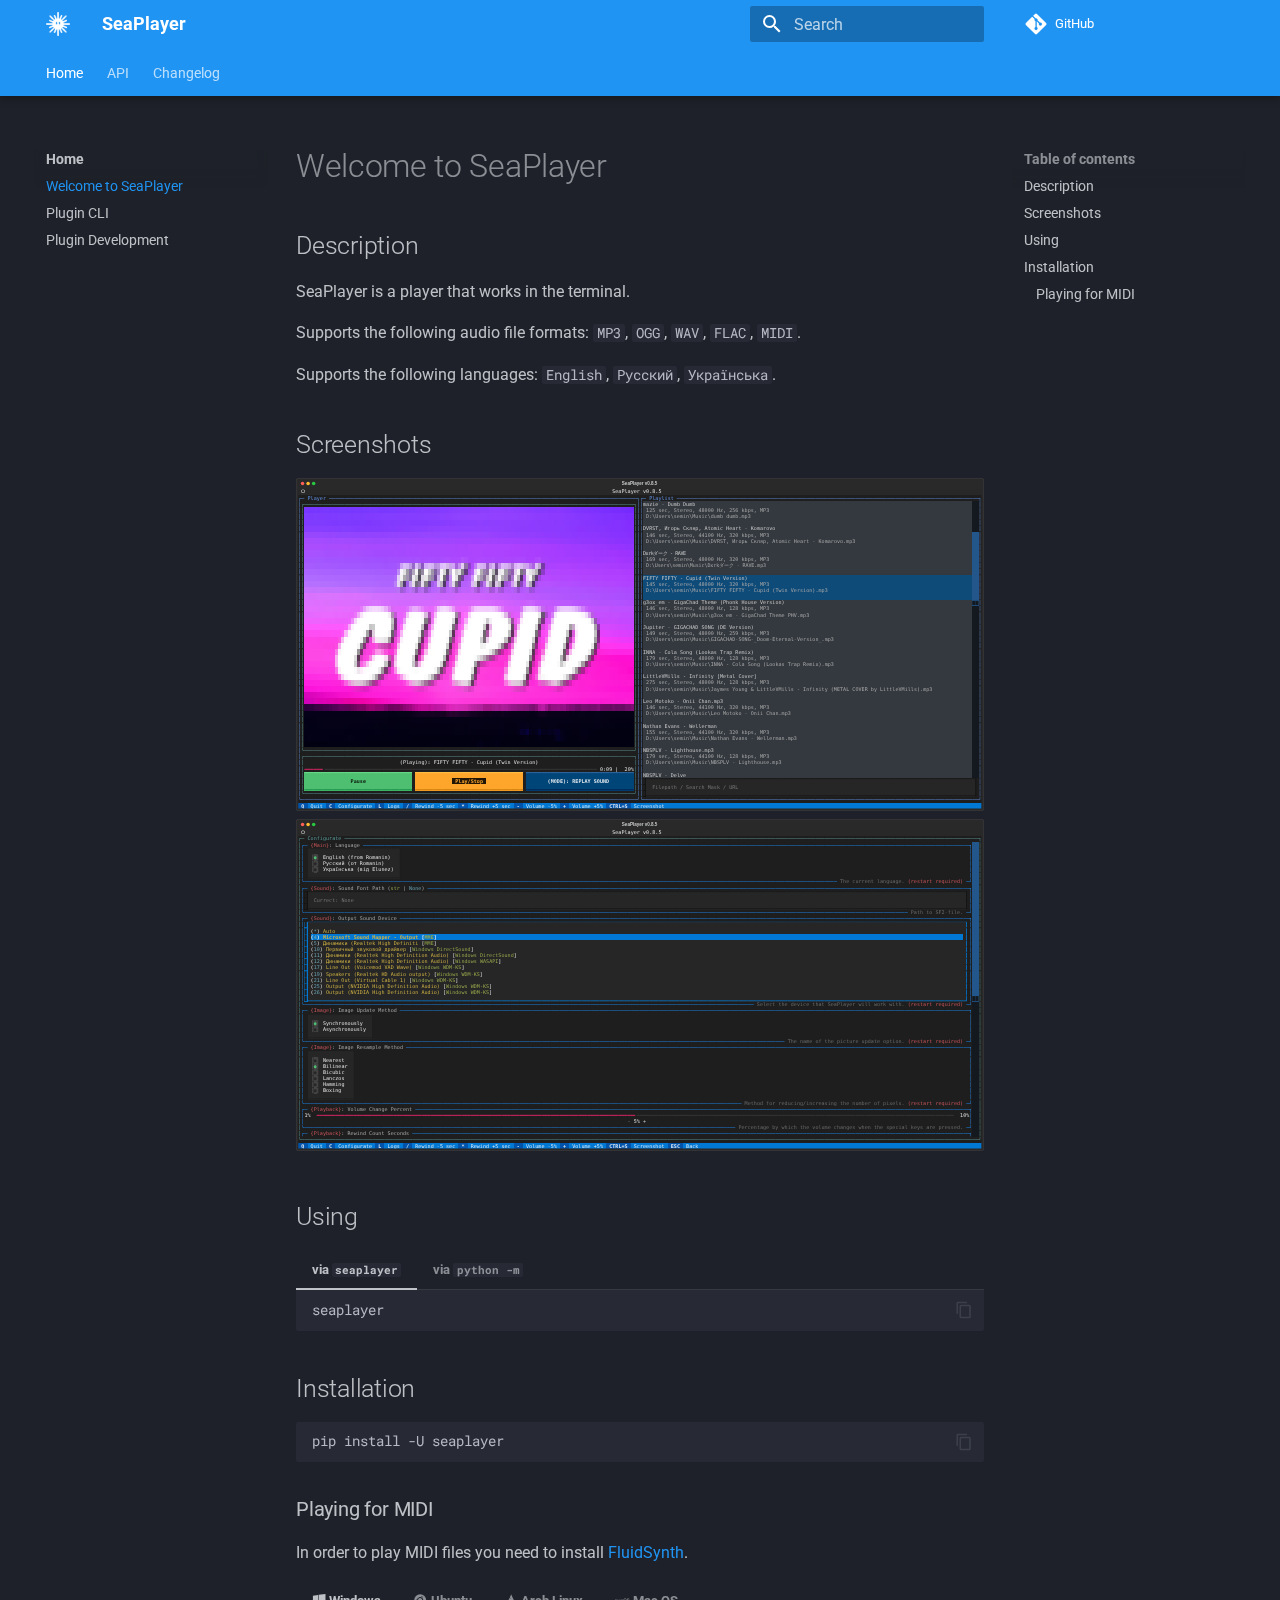
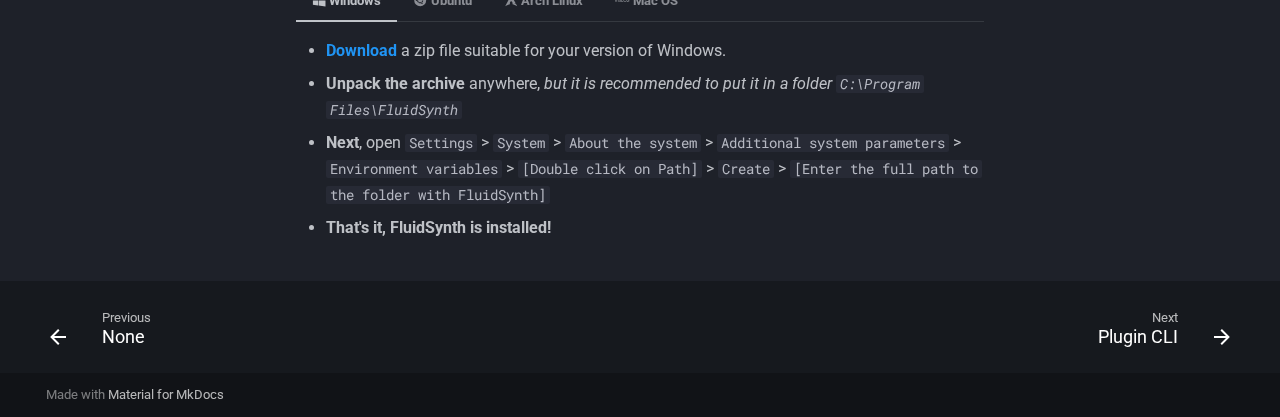
<file: docs/index.html>
<!doctype html>
<html lang="en" class="no-js">
  <head>
    
      <meta charset="utf-8">
      <meta name="viewport" content="width=device-width,initial-scale=1">
      
      
      
      
        <link rel="prev" href=".">
      
      
        <link rel="next" href="plugin-cli-home/">
      
      
      <link rel="icon" href="assets/logo.png">
      <meta name="generator" content="mkdocs-1.5.3, mkdocs-material-9.5.2">
    
    
      
        <title>Welcome to SeaPlayer - SeaPlayer</title>
      
    
    
      <link rel="stylesheet" href="assets/stylesheets/main.50c56a3b.min.css">
      
        
        <link rel="stylesheet" href="assets/stylesheets/palette.06af60db.min.css">
      
      


    
    
      
    
    
      
        
        
        <link rel="preconnect" href="https://fonts.gstatic.com" crossorigin>
        <link rel="stylesheet" href="https://fonts.googleapis.com/css?family=Roboto:300,300i,400,400i,700,700i%7CRoboto+Mono:400,400i,700,700i&display=fallback">
        <style>:root{--md-text-font:"Roboto";--md-code-font:"Roboto Mono"}</style>
      
    
    
      <link rel="stylesheet" href="assets/_mkdocstrings.css">
    
    <script>__md_scope=new URL(".",location),__md_hash=e=>[...e].reduce((e,_)=>(e<<5)-e+_.charCodeAt(0),0),__md_get=(e,_=localStorage,t=__md_scope)=>JSON.parse(_.getItem(t.pathname+"."+e)),__md_set=(e,_,t=localStorage,a=__md_scope)=>{try{t.setItem(a.pathname+"."+e,JSON.stringify(_))}catch(e){}}</script>
    
      

    
    
    
  </head>
  
  
    
    
    
    
    
    <body dir="ltr" data-md-color-scheme="slate" data-md-color-primary="blue" data-md-color-accent="indigo">
  
    
    <input class="md-toggle" data-md-toggle="drawer" type="checkbox" id="__drawer" autocomplete="off">
    <input class="md-toggle" data-md-toggle="search" type="checkbox" id="__search" autocomplete="off">
    <label class="md-overlay" for="__drawer"></label>
    <div data-md-component="skip">
      
        
        <a href="#welcome-to-seaplayer" class="md-skip">
          Skip to content
        </a>
      
    </div>
    <div data-md-component="announce">
      
    </div>
    
    
      

  

<header class="md-header md-header--shadow md-header--lifted" data-md-component="header">
  <nav class="md-header__inner md-grid" aria-label="Header">
    <a href="." title="SeaPlayer" class="md-header__button md-logo" aria-label="SeaPlayer" data-md-component="logo">
      
  <img src="assets/logo.png" alt="logo">

    </a>
    <label class="md-header__button md-icon" for="__drawer">
      
      <svg xmlns="http://www.w3.org/2000/svg" viewBox="0 0 24 24"><path d="M3 6h18v2H3V6m0 5h18v2H3v-2m0 5h18v2H3v-2Z"/></svg>
    </label>
    <div class="md-header__title" data-md-component="header-title">
      <div class="md-header__ellipsis">
        <div class="md-header__topic">
          <span class="md-ellipsis">
            SeaPlayer
          </span>
        </div>
        <div class="md-header__topic" data-md-component="header-topic">
          <span class="md-ellipsis">
            
              Welcome to SeaPlayer
            
          </span>
        </div>
      </div>
    </div>
    
      
    
    
    
    
      <label class="md-header__button md-icon" for="__search">
        
        <svg xmlns="http://www.w3.org/2000/svg" viewBox="0 0 24 24"><path d="M9.5 3A6.5 6.5 0 0 1 16 9.5c0 1.61-.59 3.09-1.56 4.23l.27.27h.79l5 5-1.5 1.5-5-5v-.79l-.27-.27A6.516 6.516 0 0 1 9.5 16 6.5 6.5 0 0 1 3 9.5 6.5 6.5 0 0 1 9.5 3m0 2C7 5 5 7 5 9.5S7 14 9.5 14 14 12 14 9.5 12 5 9.5 5Z"/></svg>
      </label>
      <div class="md-search" data-md-component="search" role="dialog">
  <label class="md-search__overlay" for="__search"></label>
  <div class="md-search__inner" role="search">
    <form class="md-search__form" name="search">
      <input type="text" class="md-search__input" name="query" aria-label="Search" placeholder="Search" autocapitalize="off" autocorrect="off" autocomplete="off" spellcheck="false" data-md-component="search-query" required>
      <label class="md-search__icon md-icon" for="__search">
        
        <svg xmlns="http://www.w3.org/2000/svg" viewBox="0 0 24 24"><path d="M9.5 3A6.5 6.5 0 0 1 16 9.5c0 1.61-.59 3.09-1.56 4.23l.27.27h.79l5 5-1.5 1.5-5-5v-.79l-.27-.27A6.516 6.516 0 0 1 9.5 16 6.5 6.5 0 0 1 3 9.5 6.5 6.5 0 0 1 9.5 3m0 2C7 5 5 7 5 9.5S7 14 9.5 14 14 12 14 9.5 12 5 9.5 5Z"/></svg>
        
        <svg xmlns="http://www.w3.org/2000/svg" viewBox="0 0 24 24"><path d="M20 11v2H8l5.5 5.5-1.42 1.42L4.16 12l7.92-7.92L13.5 5.5 8 11h12Z"/></svg>
      </label>
      <nav class="md-search__options" aria-label="Search">
        
        <button type="reset" class="md-search__icon md-icon" title="Clear" aria-label="Clear" tabindex="-1">
          
          <svg xmlns="http://www.w3.org/2000/svg" viewBox="0 0 24 24"><path d="M19 6.41 17.59 5 12 10.59 6.41 5 5 6.41 10.59 12 5 17.59 6.41 19 12 13.41 17.59 19 19 17.59 13.41 12 19 6.41Z"/></svg>
        </button>
      </nav>
      
    </form>
    <div class="md-search__output">
      <div class="md-search__scrollwrap" data-md-scrollfix>
        <div class="md-search-result" data-md-component="search-result">
          <div class="md-search-result__meta">
            Initializing search
          </div>
          <ol class="md-search-result__list" role="presentation"></ol>
        </div>
      </div>
    </div>
  </div>
</div>
    
    
      <div class="md-header__source">
        <a href="https://github.com/romanin-rf/SeaPlayer" title="Go to repository" class="md-source" data-md-component="source">
  <div class="md-source__icon md-icon">
    
    <svg xmlns="http://www.w3.org/2000/svg" viewBox="0 0 448 512"><!--! Font Awesome Free 6.5.1 by @fontawesome - https://fontawesome.com License - https://fontawesome.com/license/free (Icons: CC BY 4.0, Fonts: SIL OFL 1.1, Code: MIT License) Copyright 2023 Fonticons, Inc.--><path d="M439.55 236.05 244 40.45a28.87 28.87 0 0 0-40.81 0l-40.66 40.63 51.52 51.52c27.06-9.14 52.68 16.77 43.39 43.68l49.66 49.66c34.23-11.8 61.18 31 35.47 56.69-26.49 26.49-70.21-2.87-56-37.34L240.22 199v121.85c25.3 12.54 22.26 41.85 9.08 55a34.34 34.34 0 0 1-48.55 0c-17.57-17.6-11.07-46.91 11.25-56v-123c-20.8-8.51-24.6-30.74-18.64-45L142.57 101 8.45 235.14a28.86 28.86 0 0 0 0 40.81l195.61 195.6a28.86 28.86 0 0 0 40.8 0l194.69-194.69a28.86 28.86 0 0 0 0-40.81z"/></svg>
  </div>
  <div class="md-source__repository">
    GitHub
  </div>
</a>
      </div>
    
  </nav>
  
    
      
<nav class="md-tabs" aria-label="Tabs" data-md-component="tabs">
  <div class="md-grid">
    <ul class="md-tabs__list">
      
        
  
  
    
  
  
    
    
      <li class="md-tabs__item md-tabs__item--active">
        <a href="." class="md-tabs__link">
          
  
    
  
  Home

        </a>
      </li>
    
  

      
        
  
  
  
    
    
      <li class="md-tabs__item">
        <a href="api/" class="md-tabs__link">
          
  
    
  
  API

        </a>
      </li>
    
  

      
        
  
  
  
    <li class="md-tabs__item">
      <a href="changelog/" class="md-tabs__link">
        
  
    
  
  Сhangelog

      </a>
    </li>
  

      
    </ul>
  </div>
</nav>
    
  
</header>
    
    <div class="md-container" data-md-component="container">
      
      
        
      
      <main class="md-main" data-md-component="main">
        <div class="md-main__inner md-grid">
          
            
              
              <div class="md-sidebar md-sidebar--primary" data-md-component="sidebar" data-md-type="navigation" >
                <div class="md-sidebar__scrollwrap">
                  <div class="md-sidebar__inner">
                    


  


<nav class="md-nav md-nav--primary md-nav--lifted" aria-label="Navigation" data-md-level="0">
  <label class="md-nav__title" for="__drawer">
    <a href="." title="SeaPlayer" class="md-nav__button md-logo" aria-label="SeaPlayer" data-md-component="logo">
      
  <img src="assets/logo.png" alt="logo">

    </a>
    SeaPlayer
  </label>
  
    <div class="md-nav__source">
      <a href="https://github.com/romanin-rf/SeaPlayer" title="Go to repository" class="md-source" data-md-component="source">
  <div class="md-source__icon md-icon">
    
    <svg xmlns="http://www.w3.org/2000/svg" viewBox="0 0 448 512"><!--! Font Awesome Free 6.5.1 by @fontawesome - https://fontawesome.com License - https://fontawesome.com/license/free (Icons: CC BY 4.0, Fonts: SIL OFL 1.1, Code: MIT License) Copyright 2023 Fonticons, Inc.--><path d="M439.55 236.05 244 40.45a28.87 28.87 0 0 0-40.81 0l-40.66 40.63 51.52 51.52c27.06-9.14 52.68 16.77 43.39 43.68l49.66 49.66c34.23-11.8 61.18 31 35.47 56.69-26.49 26.49-70.21-2.87-56-37.34L240.22 199v121.85c25.3 12.54 22.26 41.85 9.08 55a34.34 34.34 0 0 1-48.55 0c-17.57-17.6-11.07-46.91 11.25-56v-123c-20.8-8.51-24.6-30.74-18.64-45L142.57 101 8.45 235.14a28.86 28.86 0 0 0 0 40.81l195.61 195.6a28.86 28.86 0 0 0 40.8 0l194.69-194.69a28.86 28.86 0 0 0 0-40.81z"/></svg>
  </div>
  <div class="md-source__repository">
    GitHub
  </div>
</a>
    </div>
  
  <ul class="md-nav__list" data-md-scrollfix>
    
      
      
  
  
    
  
  
  
    
    
      
        
          
        
      
        
          
        
      
        
      
        
      
    
    
    
    
      
      
    
    <li class="md-nav__item md-nav__item--active md-nav__item--section md-nav__item--nested">
      
        
        
        
        <input class="md-nav__toggle md-toggle " type="checkbox" id="__nav_1" checked>
        
          
          
          <div class="md-nav__link md-nav__container">
            <a href="." class="md-nav__link ">
              
  
  <span class="md-ellipsis">
    Home
  </span>
  

            </a>
            
              
              <label class="md-nav__link " for="__nav_1" id="__nav_1_label" tabindex="">
                <span class="md-nav__icon md-icon"></span>
              </label>
            
          </div>
        
        <nav class="md-nav" data-md-level="1" aria-labelledby="__nav_1_label" aria-expanded="true">
          <label class="md-nav__title" for="__nav_1">
            <span class="md-nav__icon md-icon"></span>
            Home
          </label>
          <ul class="md-nav__list" data-md-scrollfix>
            
              
            
              
                
  
  
    
  
  
  
    <li class="md-nav__item md-nav__item--active">
      
      <input class="md-nav__toggle md-toggle" type="checkbox" id="__toc">
      
      
        
      
      
        <label class="md-nav__link md-nav__link--active" for="__toc">
          
  
  <span class="md-ellipsis">
    Welcome to SeaPlayer
  </span>
  

          <span class="md-nav__icon md-icon"></span>
        </label>
      
      <a href="." class="md-nav__link md-nav__link--active">
        
  
  <span class="md-ellipsis">
    Welcome to SeaPlayer
  </span>
  

      </a>
      
        

<nav class="md-nav md-nav--secondary" aria-label="Table of contents">
  
  
  
    
  
  
    <label class="md-nav__title" for="__toc">
      <span class="md-nav__icon md-icon"></span>
      Table of contents
    </label>
    <ul class="md-nav__list" data-md-component="toc" data-md-scrollfix>
      
        <li class="md-nav__item">
  <a href="#description" class="md-nav__link">
    <span class="md-ellipsis">
      Description
    </span>
  </a>
  
</li>
      
        <li class="md-nav__item">
  <a href="#screenshots" class="md-nav__link">
    <span class="md-ellipsis">
      Screenshots
    </span>
  </a>
  
</li>
      
        <li class="md-nav__item">
  <a href="#using" class="md-nav__link">
    <span class="md-ellipsis">
      Using
    </span>
  </a>
  
</li>
      
        <li class="md-nav__item">
  <a href="#installation" class="md-nav__link">
    <span class="md-ellipsis">
      Installation
    </span>
  </a>
  
    <nav class="md-nav" aria-label="Installation">
      <ul class="md-nav__list">
        
          <li class="md-nav__item">
  <a href="#playing-for-midi" class="md-nav__link">
    <span class="md-ellipsis">
      Playing for MIDI
    </span>
  </a>
  
</li>
        
      </ul>
    </nav>
  
</li>
      
    </ul>
  
</nav>
      
    </li>
  

              
            
              
                
  
  
  
  
    <li class="md-nav__item">
      <a href="plugin-cli-home/" class="md-nav__link">
        
  
  <span class="md-ellipsis">
    Plugin CLI
  </span>
  

      </a>
    </li>
  

              
            
              
                
  
  
  
  
    <li class="md-nav__item">
      <a href="plugin-dev-home/" class="md-nav__link">
        
  
  <span class="md-ellipsis">
    Plugin Development
  </span>
  

      </a>
    </li>
  

              
            
          </ul>
        </nav>
      
    </li>
  

    
      
      
  
  
  
  
    
    
      
        
          
        
      
        
          
        
      
        
      
        
      
        
      
        
      
        
      
        
      
        
      
        
      
    
    
    
    
      
      
    
    <li class="md-nav__item md-nav__item--section md-nav__item--nested">
      
        
        
        
        <input class="md-nav__toggle md-toggle " type="checkbox" id="__nav_2" >
        
          
          
          <div class="md-nav__link md-nav__container">
            <a href="api/" class="md-nav__link ">
              
  
  <span class="md-ellipsis">
    API
  </span>
  

            </a>
            
              
              <label class="md-nav__link " for="__nav_2" id="__nav_2_label" tabindex="">
                <span class="md-nav__icon md-icon"></span>
              </label>
            
          </div>
        
        <nav class="md-nav" data-md-level="1" aria-labelledby="__nav_2_label" aria-expanded="false">
          <label class="md-nav__title" for="__nav_2">
            <span class="md-nav__icon md-icon"></span>
            API
          </label>
          <ul class="md-nav__list" data-md-scrollfix>
            
              
            
              
                
  
  
  
  
    <li class="md-nav__item">
      <a href="api/" class="md-nav__link">
        
  
  <span class="md-ellipsis">
    Welcome to SeaPlayer API
  </span>
  

      </a>
    </li>
  

              
            
              
                
  
  
  
  
    <li class="md-nav__item">
      <a href="api/seaplayer/" class="md-nav__link">
        
  
  <span class="md-ellipsis">
    SeaPlayer
  </span>
  

      </a>
    </li>
  

              
            
              
                
  
  
  
  
    <li class="md-nav__item">
      <a href="api/pluginloader/" class="md-nav__link">
        
  
  <span class="md-ellipsis">
    PluginLoader
  </span>
  

      </a>
    </li>
  

              
            
              
                
  
  
  
  
    <li class="md-nav__item">
      <a href="api/pluginbase/" class="md-nav__link">
        
  
  <span class="md-ellipsis">
    PluginBase
  </span>
  

      </a>
    </li>
  

              
            
              
                
  
  
  
  
    <li class="md-nav__item">
      <a href="api/languages/" class="md-nav__link">
        
  
  <span class="md-ellipsis">
    Languages
  </span>
  

      </a>
    </li>
  

              
            
              
                
  
  
  
  
    <li class="md-nav__item">
      <a href="api/config/" class="md-nav__link">
        
  
  <span class="md-ellipsis">
    Config
  </span>
  

      </a>
    </li>
  

              
            
              
                
  
  
  
  
    <li class="md-nav__item">
      <a href="api/codecbase/" class="md-nav__link">
        
  
  <span class="md-ellipsis">
    Codecbase
  </span>
  

      </a>
    </li>
  

              
            
              
                
  
  
  
  
    <li class="md-nav__item">
      <a href="api/types/" class="md-nav__link">
        
  
  <span class="md-ellipsis">
    Types
  </span>
  

      </a>
    </li>
  

              
            
              
                
  
  
  
  
    <li class="md-nav__item">
      <a href="api/exceptions/" class="md-nav__link">
        
  
  <span class="md-ellipsis">
    Exceptions
  </span>
  

      </a>
    </li>
  

              
            
          </ul>
        </nav>
      
    </li>
  

    
      
      
  
  
  
  
    <li class="md-nav__item">
      <a href="changelog/" class="md-nav__link">
        
  
  <span class="md-ellipsis">
    Сhangelog
  </span>
  

      </a>
    </li>
  

    
  </ul>
</nav>
                  </div>
                </div>
              </div>
            
            
              
              <div class="md-sidebar md-sidebar--secondary" data-md-component="sidebar" data-md-type="toc" >
                <div class="md-sidebar__scrollwrap">
                  <div class="md-sidebar__inner">
                    

<nav class="md-nav md-nav--secondary" aria-label="Table of contents">
  
  
  
    
  
  
    <label class="md-nav__title" for="__toc">
      <span class="md-nav__icon md-icon"></span>
      Table of contents
    </label>
    <ul class="md-nav__list" data-md-component="toc" data-md-scrollfix>
      
        <li class="md-nav__item">
  <a href="#description" class="md-nav__link">
    <span class="md-ellipsis">
      Description
    </span>
  </a>
  
</li>
      
        <li class="md-nav__item">
  <a href="#screenshots" class="md-nav__link">
    <span class="md-ellipsis">
      Screenshots
    </span>
  </a>
  
</li>
      
        <li class="md-nav__item">
  <a href="#using" class="md-nav__link">
    <span class="md-ellipsis">
      Using
    </span>
  </a>
  
</li>
      
        <li class="md-nav__item">
  <a href="#installation" class="md-nav__link">
    <span class="md-ellipsis">
      Installation
    </span>
  </a>
  
    <nav class="md-nav" aria-label="Installation">
      <ul class="md-nav__list">
        
          <li class="md-nav__item">
  <a href="#playing-for-midi" class="md-nav__link">
    <span class="md-ellipsis">
      Playing for MIDI
    </span>
  </a>
  
</li>
        
      </ul>
    </nav>
  
</li>
      
    </ul>
  
</nav>
                  </div>
                </div>
              </div>
            
          
          
            <div class="md-content" data-md-component="content">
              <article class="md-content__inner md-typeset">
                
                  

  
  


<h1 id="welcome-to-seaplayer">Welcome to SeaPlayer<a class="headerlink" href="#welcome-to-seaplayer" title="Permanent link">&para;</a></h1>
<h2 id="description">Description<a class="headerlink" href="#description" title="Permanent link">&para;</a></h2>
<p>SeaPlayer is a player that works in the terminal.</p>
<p>Supports the following audio file formats: <code>MP3</code>, <code>OGG</code>, <code>WAV</code>, <code>FLAC</code>, <code>MIDI</code>.</p>
<p>Supports the following languages: <code>English</code>, <code>Русский</code>, <code>Українська</code>.</p>
<h2 id="screenshots">Screenshots<a class="headerlink" href="#screenshots" title="Permanent link">&para;</a></h2>
<p><img alt="Main Screen" src="assets/screenshots/MainScreen.svg" />
<img alt="Configurate Screen" src="assets/screenshots/ConfigurateScreen.svg" /></p>
<h2 id="using">Using<a class="headerlink" href="#using" title="Permanent link">&para;</a></h2>
<div class="tabbed-set tabbed-alternate" data-tabs="1:2"><input checked="checked" id="__tabbed_1_1" name="__tabbed_1" type="radio" /><input id="__tabbed_1_2" name="__tabbed_1" type="radio" /><div class="tabbed-labels"><label for="__tabbed_1_1">via <code>seaplayer</code></label><label for="__tabbed_1_2">via <code>python -m</code></label></div>
<div class="tabbed-content">
<div class="tabbed-block">
<div class="language-bash highlight"><pre><span></span><code><span id="__span-0-1"><a id="__codelineno-0-1" name="__codelineno-0-1" href="#__codelineno-0-1"></a>seaplayer
</span></code></pre></div>
</div>
<div class="tabbed-block">
<div class="language-bash highlight"><pre><span></span><code><span id="__span-1-1"><a id="__codelineno-1-1" name="__codelineno-1-1" href="#__codelineno-1-1"></a>python<span class="w"> </span>-m<span class="w"> </span>seaplayer
</span></code></pre></div>
</div>
</div>
</div>
<h2 id="installation">Installation<a class="headerlink" href="#installation" title="Permanent link">&para;</a></h2>
<div class="language-sh highlight"><pre><span></span><code><span id="__span-2-1"><a id="__codelineno-2-1" name="__codelineno-2-1" href="#__codelineno-2-1"></a>pip<span class="w"> </span>install<span class="w"> </span>-U<span class="w"> </span>seaplayer
</span></code></pre></div>
<h3 id="playing-for-midi">Playing for MIDI<a class="headerlink" href="#playing-for-midi" title="Permanent link">&para;</a></h3>
<p>In order to play MIDI files you need to install <a href="https://www.fluidsynth.org">FluidSynth</a>.</p>
<div class="tabbed-set tabbed-alternate" data-tabs="2:4"><input checked="checked" id="__tabbed_2_1" name="__tabbed_2" type="radio" /><input id="__tabbed_2_2" name="__tabbed_2" type="radio" /><input id="__tabbed_2_3" name="__tabbed_2" type="radio" /><input id="__tabbed_2_4" name="__tabbed_2" type="radio" /><div class="tabbed-labels"><label for="__tabbed_2_1"><span class="twemoji"><svg xmlns="http://www.w3.org/2000/svg" viewBox="0 0 448 512"><!--! Font Awesome Free 6.5.1 by @fontawesome - https://fontawesome.com License - https://fontawesome.com/license/free (Icons: CC BY 4.0, Fonts: SIL OFL 1.1, Code: MIT License) Copyright 2023 Fonticons, Inc.--><path d="m0 93.7 183.6-25.3v177.4H0V93.7zm0 324.6 183.6 25.3V268.4H0v149.9zm203.8 28L448 480V268.4H203.8v177.9zm0-380.6v180.1H448V32L203.8 65.7z"/></svg></span> Windows</label><label for="__tabbed_2_2"><span class="twemoji"><svg xmlns="http://www.w3.org/2000/svg" viewBox="0 0 24 24"><path d="M22 12a10 10 0 0 1-10 10A10 10 0 0 1 2 12 10 10 0 0 1 12 2a10 10 0 0 1 10 10m-7.66-4.26c.58.33 1.31.13 1.66-.44.31-.57.12-1.3-.46-1.64-.57-.33-1.31-.16-1.64.44-.33.57-.13 1.31.44 1.64m-2.46 7.76c-.53 0-1.03-.11-1.47-.32l-.84 1.5c.7.32 1.48.54 2.31.54.49 0 .95-.07 1.4-.19.08-.49.36-.93.82-1.19.46-.27.98-.29 1.44-.12.89-.87 1.46-2.06 1.55-3.39l-1.71-.02a3.506 3.506 0 0 1-3.5 3.19m0-7c1.84 0 3.34 1.39 3.5 3.19l1.71-.03a5.209 5.209 0 0 0-1.55-3.38c-.46.17-.99.14-1.44-.12-.46-.26-.74-.71-.82-1.19-.45-.12-.91-.19-1.4-.19-.83 0-1.61.19-2.31.54l.84 1.5c.44-.21.94-.32 1.47-.32M8.37 12c0-1.19.59-2.24 1.49-2.87L9 7.65a5.217 5.217 0 0 0-2.17 3.04c.38.31.62.78.62 1.31s-.24 1-.62 1.31A5.195 5.195 0 0 0 9 16.34l.86-1.47c-.9-.63-1.49-1.68-1.49-2.87m5.97 4.26c-.57.33-.77 1.06-.44 1.64.33.57 1.07.77 1.64.44.58-.34.77-1.07.46-1.64-.35-.58-1.08-.77-1.66-.44M5.76 10.8c-.66 0-1.2.54-1.2 1.2 0 .66.54 1.2 1.2 1.2.67 0 1.2-.54 1.2-1.2 0-.66-.53-1.2-1.2-1.2Z"/></svg></span> Ubuntu</label><label for="__tabbed_2_3"><span class="twemoji"><svg xmlns="http://www.w3.org/2000/svg" viewBox="0 0 24 24"><path d="M12 2c-.89 2.18-1.43 3.61-2.42 5.73.61.64 1.35 1.39 2.56 2.24-1.3-.54-2.19-1.07-2.85-1.63C8 11 6.03 14.75 2 22c3.17-1.83 5.63-2.96 7.92-3.39-.1-.42-.16-.88-.15-1.36v-.1c.05-2.03 1.11-3.59 2.36-3.48 1.25.1 2.22 1.83 2.17 3.87-.01.38-.05.75-.12 1.09 2.26.44 4.69 1.56 7.82 3.37-.62-1.14-1.17-2.16-1.69-3.13-.81-.64-1.7-1.48-3.46-2.37 1.21.3 2.08.66 2.76 1.07C14.26 7.62 13.83 6.3 12 2Z"/></svg></span> Arch Linux</label><label for="__tabbed_2_4"><span class="twemoji"><svg xmlns="http://www.w3.org/2000/svg" viewBox="0 0 24 24"><path d="M0 14.727h.941v-2.453c0-.484.318-.835.771-.835.439 0 .71.276.71.722v2.566h.915V12.25c0-.48.31-.812.764-.812.46 0 .718.28.718.77v2.518h.94v-2.748c0-.801-.517-1.334-1.307-1.334-.578 0-1.054.31-1.247.805h-.023c-.147-.514-.552-.805-1.118-.805-.545 0-.968.306-1.142.771H.903v-.695H0v4.006zm7.82-.646c-.408 0-.68-.208-.68-.537 0-.318.26-.522.714-.552l.926-.057v.307c0 .483-.427.839-.96.839zm-.284.71c.514 0 1.017-.268 1.248-.703h.018v.639h.908v-2.76c0-.804-.647-1.33-1.64-1.33-1.021 0-1.66.537-1.701 1.285h.873c.06-.332.344-.548.79-.548.464 0 .748.242.748.662v.287l-1.058.06c-.976.061-1.524.488-1.524 1.199 0 .721.564 1.209 1.338 1.209zm6.305-2.642c-.065-.843-.719-1.512-1.777-1.512-1.164 0-1.92.805-1.92 2.087 0 1.3.756 2.082 1.928 2.082 1.005 0 1.697-.59 1.772-1.485h-.888c-.087.453-.397.725-.873.725-.597 0-.982-.483-.982-1.322 0-.824.381-1.323.975-1.323.502 0 .8.321.876.748h.889zm2.906-2.967c-1.591 0-2.589 1.085-2.589 2.82 0 1.735.998 2.816 2.59 2.816 1.586 0 2.584-1.081 2.584-2.816 0-1.735-.997-2.82-2.585-2.82zm0 .832c.971 0 1.591.77 1.591 1.988 0 1.213-.62 1.984-1.59 1.984-.976 0-1.592-.77-1.592-1.984 0-1.217.616-1.988 1.591-1.988zm2.982 3.178c.042 1.006.866 1.626 2.12 1.626 1.32 0 2.151-.65 2.151-1.686 0-.813-.469-1.27-1.576-1.523l-.627-.144c-.67-.158-.945-.37-.945-.733 0-.453.415-.756 1.032-.756.623 0 1.05.306 1.096.817h.93c-.023-.96-.817-1.61-2.019-1.61-1.187 0-2.03.653-2.03 1.62 0 .78.477 1.263 1.482 1.494l.707.166c.688.163.967.39.967.782 0 .454-.457.779-1.115.779-.665 0-1.167-.329-1.228-.832h-.945z"/></svg></span> Mac OS</label></div>
<div class="tabbed-content">
<div class="tabbed-block">
<ul>
<li><a href="https://github.com/FluidSynth/fluidsynth/releases"><strong>Download</strong></a> a zip file suitable for your version of Windows.</li>
<li><strong>Unpack the archive</strong> anywhere, <em>but it is recommended to put it in a folder <code>C:\Program Files\FluidSynth</code></em></li>
<li><strong>Next</strong>, open <code>Settings</code> &gt; <code>System</code> &gt; <code>About the system</code> &gt; <code>Additional system parameters</code> &gt; <code>Environment variables</code> &gt; <code>[Double click on Path]</code> &gt; <code>Create</code> &gt; <code>[Enter the full path to the folder with FluidSynth]</code></li>
<li><strong>That's it, FluidSynth is installed!</strong></li>
</ul>
</div>
<div class="tabbed-block">
<div class="language-shell highlight"><pre><span></span><code><span id="__span-3-1"><a id="__codelineno-3-1" name="__codelineno-3-1" href="#__codelineno-3-1"></a>sudo<span class="w"> </span>apt-get<span class="w"> </span>install<span class="w"> </span>fluidsynth
</span></code></pre></div>
</div>
<div class="tabbed-block">
<div class="language-shell highlight"><pre><span></span><code><span id="__span-4-1"><a id="__codelineno-4-1" name="__codelineno-4-1" href="#__codelineno-4-1"></a>sudo<span class="w"> </span>pacman<span class="w"> </span>-S<span class="w"> </span>fluidsynth
</span></code></pre></div>
</div>
<div class="tabbed-block">
<div class="tabbed-set tabbed-alternate" data-tabs="3:3"><input checked="checked" id="__tabbed_3_1" name="__tabbed_3" type="radio" /><input id="__tabbed_3_2" name="__tabbed_3" type="radio" /><input id="__tabbed_3_3" name="__tabbed_3" type="radio" /><div class="tabbed-labels"><label for="__tabbed_3_1"><a href="http://www.finkproject.org/">Fink</a></label><label for="__tabbed_3_2"><a href="https://brew.sh/">Homebrew</a></label><label for="__tabbed_3_3"><a href="http://www.macports.org/">MacPorts</a></label></div>
<div class="tabbed-content">
<div class="tabbed-block">
<div class="language-shell highlight"><pre><span></span><code><span id="__span-5-1"><a id="__codelineno-5-1" name="__codelineno-5-1" href="#__codelineno-5-1"></a>fink<span class="w"> </span>install<span class="w"> </span>fluidsynth
</span></code></pre></div>
</div>
<div class="tabbed-block">
<div class="language-shell highlight"><pre><span></span><code><span id="__span-6-1"><a id="__codelineno-6-1" name="__codelineno-6-1" href="#__codelineno-6-1"></a>brew<span class="w"> </span>install<span class="w"> </span>fluidsynth
</span></code></pre></div>
</div>
<div class="tabbed-block">
<div class="language-shell highlight"><pre><span></span><code><span id="__span-7-1"><a id="__codelineno-7-1" name="__codelineno-7-1" href="#__codelineno-7-1"></a>sudo<span class="w"> </span>port<span class="w"> </span>install<span class="w"> </span>fluidsynth
</span></code></pre></div>
</div>
</div>
</div>
</div>
</div>
</div>












                
              </article>
            </div>
          
          
<script>var target=document.getElementById(location.hash.slice(1));target&&target.name&&(target.checked=target.name.startsWith("__tabbed_"))</script>
        </div>
        
      </main>
      
        <footer class="md-footer">
  
    
      
      <nav class="md-footer__inner md-grid" aria-label="Footer" >
        
          
          <a href="." class="md-footer__link md-footer__link--prev" aria-label="Previous: None">
            <div class="md-footer__button md-icon">
              
              <svg xmlns="http://www.w3.org/2000/svg" viewBox="0 0 24 24"><path d="M20 11v2H8l5.5 5.5-1.42 1.42L4.16 12l7.92-7.92L13.5 5.5 8 11h12Z"/></svg>
            </div>
            <div class="md-footer__title">
              <span class="md-footer__direction">
                Previous
              </span>
              <div class="md-ellipsis">
                None
              </div>
            </div>
          </a>
        
        
          
          <a href="plugin-cli-home/" class="md-footer__link md-footer__link--next" aria-label="Next: Plugin CLI">
            <div class="md-footer__title">
              <span class="md-footer__direction">
                Next
              </span>
              <div class="md-ellipsis">
                Plugin CLI
              </div>
            </div>
            <div class="md-footer__button md-icon">
              
              <svg xmlns="http://www.w3.org/2000/svg" viewBox="0 0 24 24"><path d="M4 11v2h12l-5.5 5.5 1.42 1.42L19.84 12l-7.92-7.92L10.5 5.5 16 11H4Z"/></svg>
            </div>
          </a>
        
      </nav>
    
  
  <div class="md-footer-meta md-typeset">
    <div class="md-footer-meta__inner md-grid">
      <div class="md-copyright">
  
  
    Made with
    <a href="https://squidfunk.github.io/mkdocs-material/" target="_blank" rel="noopener">
      Material for MkDocs
    </a>
  
</div>
      
    </div>
  </div>
</footer>
      
    </div>
    <div class="md-dialog" data-md-component="dialog">
      <div class="md-dialog__inner md-typeset"></div>
    </div>
    
    
    <script id="__config" type="application/json">{"base": ".", "features": ["content.code.copy", "content.code.select", "content.code.annotate", "navigation.tabs", "navigation.instant", "navigation.instant.prefetch", "navigation.tabs.sticky", "navigation.sections", "navigation.path", "navigation.indexes", "navigation.footer"], "search": "assets/javascripts/workers/search.f886a092.min.js", "translations": {"clipboard.copied": "Copied to clipboard", "clipboard.copy": "Copy to clipboard", "search.result.more.one": "1 more on this page", "search.result.more.other": "# more on this page", "search.result.none": "No matching documents", "search.result.one": "1 matching document", "search.result.other": "# matching documents", "search.result.placeholder": "Type to start searching", "search.result.term.missing": "Missing", "select.version": "Select version"}}</script>
    
    
      <script src="assets/javascripts/bundle.d7c377c4.min.js"></script>
      
    
  </body>
</html>
</file>
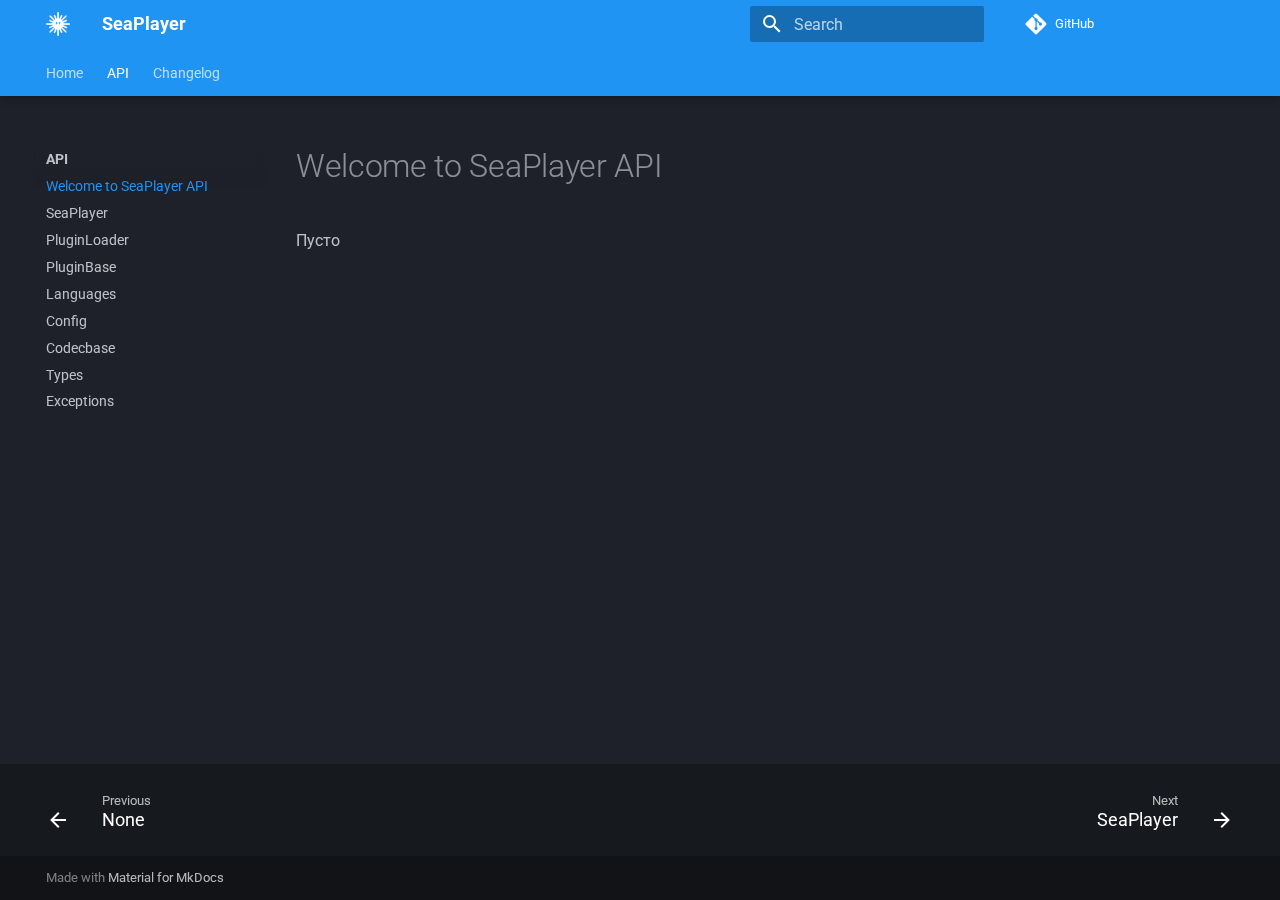
<file: docs/api/index.html>
<!doctype html>
<html lang="en" class="no-js">
  <head>
    
      <meta charset="utf-8">
      <meta name="viewport" content="width=device-width,initial-scale=1">
      
      
      
      
        <link rel="prev" href="./">
      
      
        <link rel="next" href="seaplayer/">
      
      
      <link rel="icon" href="../assets/logo.png">
      <meta name="generator" content="mkdocs-1.5.3, mkdocs-material-9.5.2">
    
    
      
        <title>Welcome to SeaPlayer API - SeaPlayer</title>
      
    
    
      <link rel="stylesheet" href="../assets/stylesheets/main.50c56a3b.min.css">
      
        
        <link rel="stylesheet" href="../assets/stylesheets/palette.06af60db.min.css">
      
      


    
    
      
    
    
      
        
        
        <link rel="preconnect" href="https://fonts.gstatic.com" crossorigin>
        <link rel="stylesheet" href="https://fonts.googleapis.com/css?family=Roboto:300,300i,400,400i,700,700i%7CRoboto+Mono:400,400i,700,700i&display=fallback">
        <style>:root{--md-text-font:"Roboto";--md-code-font:"Roboto Mono"}</style>
      
    
    
      <link rel="stylesheet" href="../assets/_mkdocstrings.css">
    
    <script>__md_scope=new URL("..",location),__md_hash=e=>[...e].reduce((e,_)=>(e<<5)-e+_.charCodeAt(0),0),__md_get=(e,_=localStorage,t=__md_scope)=>JSON.parse(_.getItem(t.pathname+"."+e)),__md_set=(e,_,t=localStorage,a=__md_scope)=>{try{t.setItem(a.pathname+"."+e,JSON.stringify(_))}catch(e){}}</script>
    
      

    
    
    
  </head>
  
  
    
    
    
    
    
    <body dir="ltr" data-md-color-scheme="slate" data-md-color-primary="blue" data-md-color-accent="indigo">
  
    
    <input class="md-toggle" data-md-toggle="drawer" type="checkbox" id="__drawer" autocomplete="off">
    <input class="md-toggle" data-md-toggle="search" type="checkbox" id="__search" autocomplete="off">
    <label class="md-overlay" for="__drawer"></label>
    <div data-md-component="skip">
      
        
        <a href="#welcome-to-seaplayer-api" class="md-skip">
          Skip to content
        </a>
      
    </div>
    <div data-md-component="announce">
      
    </div>
    
    
      

  

<header class="md-header md-header--shadow md-header--lifted" data-md-component="header">
  <nav class="md-header__inner md-grid" aria-label="Header">
    <a href=".." title="SeaPlayer" class="md-header__button md-logo" aria-label="SeaPlayer" data-md-component="logo">
      
  <img src="../assets/logo.png" alt="logo">

    </a>
    <label class="md-header__button md-icon" for="__drawer">
      
      <svg xmlns="http://www.w3.org/2000/svg" viewBox="0 0 24 24"><path d="M3 6h18v2H3V6m0 5h18v2H3v-2m0 5h18v2H3v-2Z"/></svg>
    </label>
    <div class="md-header__title" data-md-component="header-title">
      <div class="md-header__ellipsis">
        <div class="md-header__topic">
          <span class="md-ellipsis">
            SeaPlayer
          </span>
        </div>
        <div class="md-header__topic" data-md-component="header-topic">
          <span class="md-ellipsis">
            
              Welcome to SeaPlayer API
            
          </span>
        </div>
      </div>
    </div>
    
      
    
    
    
    
      <label class="md-header__button md-icon" for="__search">
        
        <svg xmlns="http://www.w3.org/2000/svg" viewBox="0 0 24 24"><path d="M9.5 3A6.5 6.5 0 0 1 16 9.5c0 1.61-.59 3.09-1.56 4.23l.27.27h.79l5 5-1.5 1.5-5-5v-.79l-.27-.27A6.516 6.516 0 0 1 9.5 16 6.5 6.5 0 0 1 3 9.5 6.5 6.5 0 0 1 9.5 3m0 2C7 5 5 7 5 9.5S7 14 9.5 14 14 12 14 9.5 12 5 9.5 5Z"/></svg>
      </label>
      <div class="md-search" data-md-component="search" role="dialog">
  <label class="md-search__overlay" for="__search"></label>
  <div class="md-search__inner" role="search">
    <form class="md-search__form" name="search">
      <input type="text" class="md-search__input" name="query" aria-label="Search" placeholder="Search" autocapitalize="off" autocorrect="off" autocomplete="off" spellcheck="false" data-md-component="search-query" required>
      <label class="md-search__icon md-icon" for="__search">
        
        <svg xmlns="http://www.w3.org/2000/svg" viewBox="0 0 24 24"><path d="M9.5 3A6.5 6.5 0 0 1 16 9.5c0 1.61-.59 3.09-1.56 4.23l.27.27h.79l5 5-1.5 1.5-5-5v-.79l-.27-.27A6.516 6.516 0 0 1 9.5 16 6.5 6.5 0 0 1 3 9.5 6.5 6.5 0 0 1 9.5 3m0 2C7 5 5 7 5 9.5S7 14 9.5 14 14 12 14 9.5 12 5 9.5 5Z"/></svg>
        
        <svg xmlns="http://www.w3.org/2000/svg" viewBox="0 0 24 24"><path d="M20 11v2H8l5.5 5.5-1.42 1.42L4.16 12l7.92-7.92L13.5 5.5 8 11h12Z"/></svg>
      </label>
      <nav class="md-search__options" aria-label="Search">
        
        <button type="reset" class="md-search__icon md-icon" title="Clear" aria-label="Clear" tabindex="-1">
          
          <svg xmlns="http://www.w3.org/2000/svg" viewBox="0 0 24 24"><path d="M19 6.41 17.59 5 12 10.59 6.41 5 5 6.41 10.59 12 5 17.59 6.41 19 12 13.41 17.59 19 19 17.59 13.41 12 19 6.41Z"/></svg>
        </button>
      </nav>
      
    </form>
    <div class="md-search__output">
      <div class="md-search__scrollwrap" data-md-scrollfix>
        <div class="md-search-result" data-md-component="search-result">
          <div class="md-search-result__meta">
            Initializing search
          </div>
          <ol class="md-search-result__list" role="presentation"></ol>
        </div>
      </div>
    </div>
  </div>
</div>
    
    
      <div class="md-header__source">
        <a href="https://github.com/romanin-rf/SeaPlayer" title="Go to repository" class="md-source" data-md-component="source">
  <div class="md-source__icon md-icon">
    
    <svg xmlns="http://www.w3.org/2000/svg" viewBox="0 0 448 512"><!--! Font Awesome Free 6.5.1 by @fontawesome - https://fontawesome.com License - https://fontawesome.com/license/free (Icons: CC BY 4.0, Fonts: SIL OFL 1.1, Code: MIT License) Copyright 2023 Fonticons, Inc.--><path d="M439.55 236.05 244 40.45a28.87 28.87 0 0 0-40.81 0l-40.66 40.63 51.52 51.52c27.06-9.14 52.68 16.77 43.39 43.68l49.66 49.66c34.23-11.8 61.18 31 35.47 56.69-26.49 26.49-70.21-2.87-56-37.34L240.22 199v121.85c25.3 12.54 22.26 41.85 9.08 55a34.34 34.34 0 0 1-48.55 0c-17.57-17.6-11.07-46.91 11.25-56v-123c-20.8-8.51-24.6-30.74-18.64-45L142.57 101 8.45 235.14a28.86 28.86 0 0 0 0 40.81l195.61 195.6a28.86 28.86 0 0 0 40.8 0l194.69-194.69a28.86 28.86 0 0 0 0-40.81z"/></svg>
  </div>
  <div class="md-source__repository">
    GitHub
  </div>
</a>
      </div>
    
  </nav>
  
    
      
<nav class="md-tabs" aria-label="Tabs" data-md-component="tabs">
  <div class="md-grid">
    <ul class="md-tabs__list">
      
        
  
  
  
    
    
      <li class="md-tabs__item">
        <a href=".." class="md-tabs__link">
          
  
    
  
  Home

        </a>
      </li>
    
  

      
        
  
  
    
  
  
    
    
      <li class="md-tabs__item md-tabs__item--active">
        <a href="./" class="md-tabs__link">
          
  
    
  
  API

        </a>
      </li>
    
  

      
        
  
  
  
    <li class="md-tabs__item">
      <a href="../changelog/" class="md-tabs__link">
        
  
    
  
  Сhangelog

      </a>
    </li>
  

      
    </ul>
  </div>
</nav>
    
  
</header>
    
    <div class="md-container" data-md-component="container">
      
      
        
      
      <main class="md-main" data-md-component="main">
        <div class="md-main__inner md-grid">
          
            
              
              <div class="md-sidebar md-sidebar--primary" data-md-component="sidebar" data-md-type="navigation" >
                <div class="md-sidebar__scrollwrap">
                  <div class="md-sidebar__inner">
                    


  


<nav class="md-nav md-nav--primary md-nav--lifted" aria-label="Navigation" data-md-level="0">
  <label class="md-nav__title" for="__drawer">
    <a href=".." title="SeaPlayer" class="md-nav__button md-logo" aria-label="SeaPlayer" data-md-component="logo">
      
  <img src="../assets/logo.png" alt="logo">

    </a>
    SeaPlayer
  </label>
  
    <div class="md-nav__source">
      <a href="https://github.com/romanin-rf/SeaPlayer" title="Go to repository" class="md-source" data-md-component="source">
  <div class="md-source__icon md-icon">
    
    <svg xmlns="http://www.w3.org/2000/svg" viewBox="0 0 448 512"><!--! Font Awesome Free 6.5.1 by @fontawesome - https://fontawesome.com License - https://fontawesome.com/license/free (Icons: CC BY 4.0, Fonts: SIL OFL 1.1, Code: MIT License) Copyright 2023 Fonticons, Inc.--><path d="M439.55 236.05 244 40.45a28.87 28.87 0 0 0-40.81 0l-40.66 40.63 51.52 51.52c27.06-9.14 52.68 16.77 43.39 43.68l49.66 49.66c34.23-11.8 61.18 31 35.47 56.69-26.49 26.49-70.21-2.87-56-37.34L240.22 199v121.85c25.3 12.54 22.26 41.85 9.08 55a34.34 34.34 0 0 1-48.55 0c-17.57-17.6-11.07-46.91 11.25-56v-123c-20.8-8.51-24.6-30.74-18.64-45L142.57 101 8.45 235.14a28.86 28.86 0 0 0 0 40.81l195.61 195.6a28.86 28.86 0 0 0 40.8 0l194.69-194.69a28.86 28.86 0 0 0 0-40.81z"/></svg>
  </div>
  <div class="md-source__repository">
    GitHub
  </div>
</a>
    </div>
  
  <ul class="md-nav__list" data-md-scrollfix>
    
      
      
  
  
  
  
    
    
      
        
          
        
      
        
          
        
      
        
      
        
      
    
    
    
    
      
      
    
    <li class="md-nav__item md-nav__item--section md-nav__item--nested">
      
        
        
        
        <input class="md-nav__toggle md-toggle " type="checkbox" id="__nav_1" >
        
          
          
          <div class="md-nav__link md-nav__container">
            <a href=".." class="md-nav__link ">
              
  
  <span class="md-ellipsis">
    Home
  </span>
  

            </a>
            
              
              <label class="md-nav__link " for="__nav_1" id="__nav_1_label" tabindex="">
                <span class="md-nav__icon md-icon"></span>
              </label>
            
          </div>
        
        <nav class="md-nav" data-md-level="1" aria-labelledby="__nav_1_label" aria-expanded="false">
          <label class="md-nav__title" for="__nav_1">
            <span class="md-nav__icon md-icon"></span>
            Home
          </label>
          <ul class="md-nav__list" data-md-scrollfix>
            
              
            
              
                
  
  
  
  
    <li class="md-nav__item">
      <a href=".." class="md-nav__link">
        
  
  <span class="md-ellipsis">
    Welcome to SeaPlayer
  </span>
  

      </a>
    </li>
  

              
            
              
                
  
  
  
  
    <li class="md-nav__item">
      <a href="../plugin-cli-home/" class="md-nav__link">
        
  
  <span class="md-ellipsis">
    Plugin CLI
  </span>
  

      </a>
    </li>
  

              
            
              
                
  
  
  
  
    <li class="md-nav__item">
      <a href="../plugin-dev-home/" class="md-nav__link">
        
  
  <span class="md-ellipsis">
    Plugin Development
  </span>
  

      </a>
    </li>
  

              
            
          </ul>
        </nav>
      
    </li>
  

    
      
      
  
  
    
  
  
  
    
    
      
        
          
        
      
        
          
        
      
        
      
        
      
        
      
        
      
        
      
        
      
        
      
        
      
    
    
    
    
      
      
    
    <li class="md-nav__item md-nav__item--active md-nav__item--section md-nav__item--nested">
      
        
        
        
        <input class="md-nav__toggle md-toggle " type="checkbox" id="__nav_2" checked>
        
          
          
          <div class="md-nav__link md-nav__container">
            <a href="./" class="md-nav__link ">
              
  
  <span class="md-ellipsis">
    API
  </span>
  

            </a>
            
              
              <label class="md-nav__link " for="__nav_2" id="__nav_2_label" tabindex="">
                <span class="md-nav__icon md-icon"></span>
              </label>
            
          </div>
        
        <nav class="md-nav" data-md-level="1" aria-labelledby="__nav_2_label" aria-expanded="true">
          <label class="md-nav__title" for="__nav_2">
            <span class="md-nav__icon md-icon"></span>
            API
          </label>
          <ul class="md-nav__list" data-md-scrollfix>
            
              
            
              
                
  
  
    
  
  
  
    <li class="md-nav__item md-nav__item--active">
      
      <input class="md-nav__toggle md-toggle" type="checkbox" id="__toc">
      
      
        
      
      
      <a href="./" class="md-nav__link md-nav__link--active">
        
  
  <span class="md-ellipsis">
    Welcome to SeaPlayer API
  </span>
  

      </a>
      
    </li>
  

              
            
              
                
  
  
  
  
    <li class="md-nav__item">
      <a href="seaplayer/" class="md-nav__link">
        
  
  <span class="md-ellipsis">
    SeaPlayer
  </span>
  

      </a>
    </li>
  

              
            
              
                
  
  
  
  
    <li class="md-nav__item">
      <a href="pluginloader/" class="md-nav__link">
        
  
  <span class="md-ellipsis">
    PluginLoader
  </span>
  

      </a>
    </li>
  

              
            
              
                
  
  
  
  
    <li class="md-nav__item">
      <a href="pluginbase/" class="md-nav__link">
        
  
  <span class="md-ellipsis">
    PluginBase
  </span>
  

      </a>
    </li>
  

              
            
              
                
  
  
  
  
    <li class="md-nav__item">
      <a href="languages/" class="md-nav__link">
        
  
  <span class="md-ellipsis">
    Languages
  </span>
  

      </a>
    </li>
  

              
            
              
                
  
  
  
  
    <li class="md-nav__item">
      <a href="config/" class="md-nav__link">
        
  
  <span class="md-ellipsis">
    Config
  </span>
  

      </a>
    </li>
  

              
            
              
                
  
  
  
  
    <li class="md-nav__item">
      <a href="codecbase/" class="md-nav__link">
        
  
  <span class="md-ellipsis">
    Codecbase
  </span>
  

      </a>
    </li>
  

              
            
              
                
  
  
  
  
    <li class="md-nav__item">
      <a href="types/" class="md-nav__link">
        
  
  <span class="md-ellipsis">
    Types
  </span>
  

      </a>
    </li>
  

              
            
              
                
  
  
  
  
    <li class="md-nav__item">
      <a href="exceptions/" class="md-nav__link">
        
  
  <span class="md-ellipsis">
    Exceptions
  </span>
  

      </a>
    </li>
  

              
            
          </ul>
        </nav>
      
    </li>
  

    
      
      
  
  
  
  
    <li class="md-nav__item">
      <a href="../changelog/" class="md-nav__link">
        
  
  <span class="md-ellipsis">
    Сhangelog
  </span>
  

      </a>
    </li>
  

    
  </ul>
</nav>
                  </div>
                </div>
              </div>
            
            
              
              <div class="md-sidebar md-sidebar--secondary" data-md-component="sidebar" data-md-type="toc" >
                <div class="md-sidebar__scrollwrap">
                  <div class="md-sidebar__inner">
                    

<nav class="md-nav md-nav--secondary" aria-label="Table of contents">
  
  
  
    
  
  
</nav>
                  </div>
                </div>
              </div>
            
          
          
            <div class="md-content" data-md-component="content">
              <article class="md-content__inner md-typeset">
                
                  

  
  


<h1 id="welcome-to-seaplayer-api">Welcome to SeaPlayer API<a class="headerlink" href="#welcome-to-seaplayer-api" title="Permanent link">&para;</a></h1>
<p>Пусто</p>












                
              </article>
            </div>
          
          
<script>var target=document.getElementById(location.hash.slice(1));target&&target.name&&(target.checked=target.name.startsWith("__tabbed_"))</script>
        </div>
        
      </main>
      
        <footer class="md-footer">
  
    
      
      <nav class="md-footer__inner md-grid" aria-label="Footer" >
        
          
          <a href="./" class="md-footer__link md-footer__link--prev" aria-label="Previous: None">
            <div class="md-footer__button md-icon">
              
              <svg xmlns="http://www.w3.org/2000/svg" viewBox="0 0 24 24"><path d="M20 11v2H8l5.5 5.5-1.42 1.42L4.16 12l7.92-7.92L13.5 5.5 8 11h12Z"/></svg>
            </div>
            <div class="md-footer__title">
              <span class="md-footer__direction">
                Previous
              </span>
              <div class="md-ellipsis">
                None
              </div>
            </div>
          </a>
        
        
          
          <a href="seaplayer/" class="md-footer__link md-footer__link--next" aria-label="Next: SeaPlayer">
            <div class="md-footer__title">
              <span class="md-footer__direction">
                Next
              </span>
              <div class="md-ellipsis">
                SeaPlayer
              </div>
            </div>
            <div class="md-footer__button md-icon">
              
              <svg xmlns="http://www.w3.org/2000/svg" viewBox="0 0 24 24"><path d="M4 11v2h12l-5.5 5.5 1.42 1.42L19.84 12l-7.92-7.92L10.5 5.5 16 11H4Z"/></svg>
            </div>
          </a>
        
      </nav>
    
  
  <div class="md-footer-meta md-typeset">
    <div class="md-footer-meta__inner md-grid">
      <div class="md-copyright">
  
  
    Made with
    <a href="https://squidfunk.github.io/mkdocs-material/" target="_blank" rel="noopener">
      Material for MkDocs
    </a>
  
</div>
      
    </div>
  </div>
</footer>
      
    </div>
    <div class="md-dialog" data-md-component="dialog">
      <div class="md-dialog__inner md-typeset"></div>
    </div>
    
    
    <script id="__config" type="application/json">{"base": "..", "features": ["content.code.copy", "content.code.select", "content.code.annotate", "navigation.tabs", "navigation.instant", "navigation.instant.prefetch", "navigation.tabs.sticky", "navigation.sections", "navigation.path", "navigation.indexes", "navigation.footer"], "search": "../assets/javascripts/workers/search.f886a092.min.js", "translations": {"clipboard.copied": "Copied to clipboard", "clipboard.copy": "Copy to clipboard", "search.result.more.one": "1 more on this page", "search.result.more.other": "# more on this page", "search.result.none": "No matching documents", "search.result.one": "1 matching document", "search.result.other": "# matching documents", "search.result.placeholder": "Type to start searching", "search.result.term.missing": "Missing", "select.version": "Select version"}}</script>
    
    
      <script src="../assets/javascripts/bundle.d7c377c4.min.js"></script>
      
    
  </body>
</html>
</file>
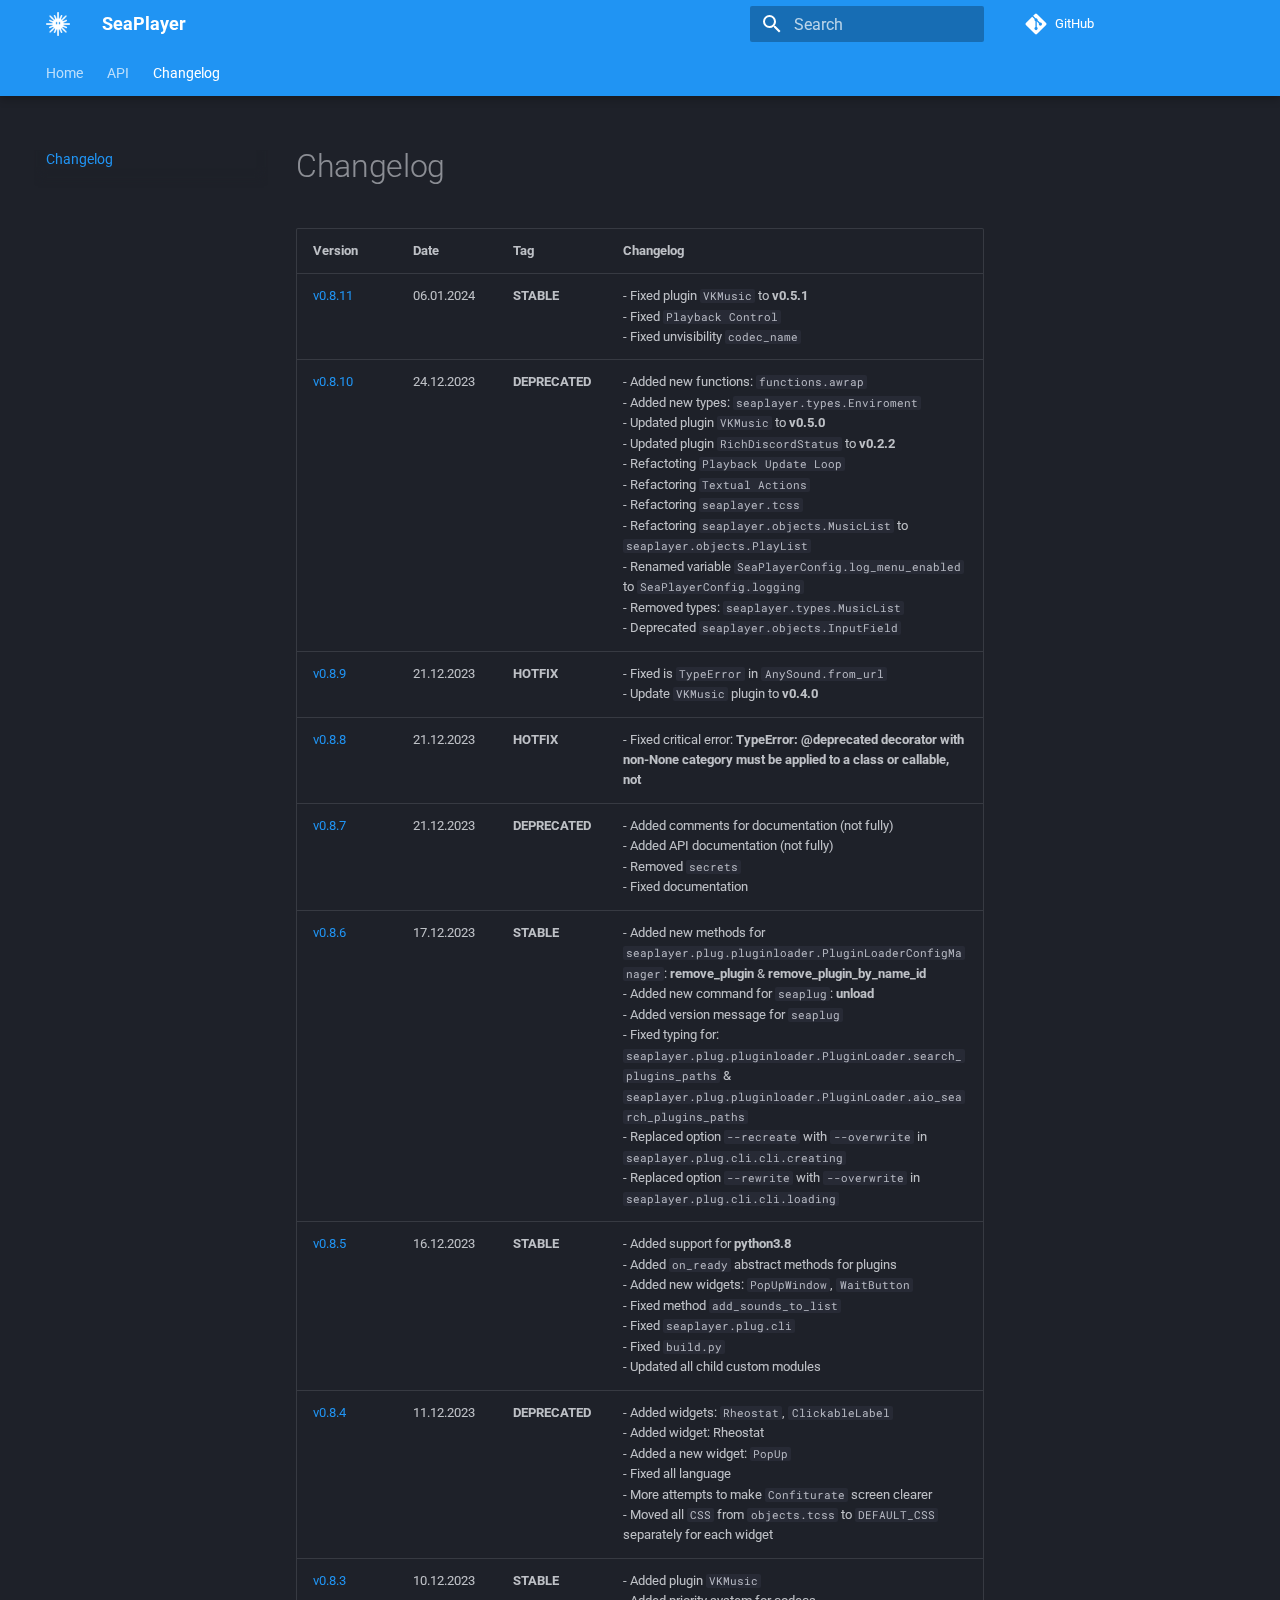
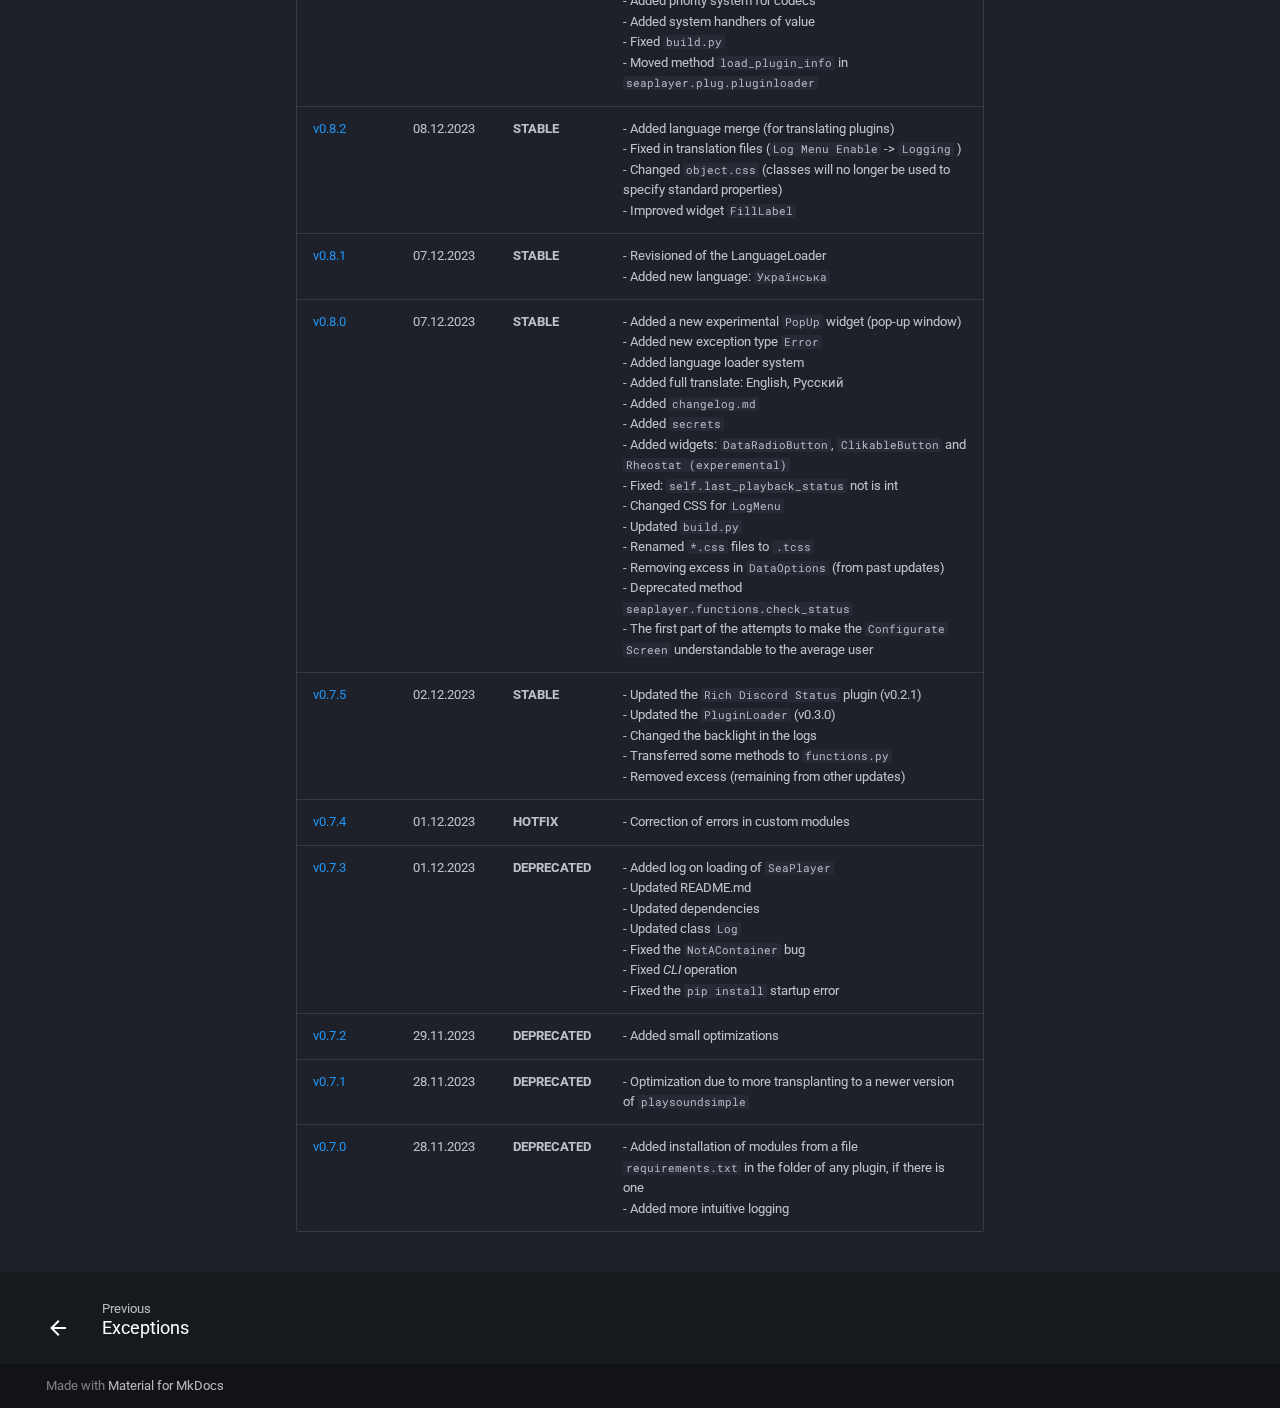
<file: docs/changelog/index.html>
<!doctype html>
<html lang="en" class="no-js">
  <head>
    
      <meta charset="utf-8">
      <meta name="viewport" content="width=device-width,initial-scale=1">
      
      
      
      
        <link rel="prev" href="../api/exceptions/">
      
      
      
      <link rel="icon" href="../assets/logo.png">
      <meta name="generator" content="mkdocs-1.5.3, mkdocs-material-9.5.2">
    
    
      
        <title>Сhangelog - SeaPlayer</title>
      
    
    
      <link rel="stylesheet" href="../assets/stylesheets/main.50c56a3b.min.css">
      
        
        <link rel="stylesheet" href="../assets/stylesheets/palette.06af60db.min.css">
      
      


    
    
      
    
    
      
        
        
        <link rel="preconnect" href="https://fonts.gstatic.com" crossorigin>
        <link rel="stylesheet" href="https://fonts.googleapis.com/css?family=Roboto:300,300i,400,400i,700,700i%7CRoboto+Mono:400,400i,700,700i&display=fallback">
        <style>:root{--md-text-font:"Roboto";--md-code-font:"Roboto Mono"}</style>
      
    
    
      <link rel="stylesheet" href="../assets/_mkdocstrings.css">
    
    <script>__md_scope=new URL("..",location),__md_hash=e=>[...e].reduce((e,_)=>(e<<5)-e+_.charCodeAt(0),0),__md_get=(e,_=localStorage,t=__md_scope)=>JSON.parse(_.getItem(t.pathname+"."+e)),__md_set=(e,_,t=localStorage,a=__md_scope)=>{try{t.setItem(a.pathname+"."+e,JSON.stringify(_))}catch(e){}}</script>
    
      

    
    
    
  </head>
  
  
    
    
    
    
    
    <body dir="ltr" data-md-color-scheme="slate" data-md-color-primary="blue" data-md-color-accent="indigo">
  
    
    <input class="md-toggle" data-md-toggle="drawer" type="checkbox" id="__drawer" autocomplete="off">
    <input class="md-toggle" data-md-toggle="search" type="checkbox" id="__search" autocomplete="off">
    <label class="md-overlay" for="__drawer"></label>
    <div data-md-component="skip">
      
        
        <a href="#changelog" class="md-skip">
          Skip to content
        </a>
      
    </div>
    <div data-md-component="announce">
      
    </div>
    
    
      

  

<header class="md-header md-header--shadow md-header--lifted" data-md-component="header">
  <nav class="md-header__inner md-grid" aria-label="Header">
    <a href=".." title="SeaPlayer" class="md-header__button md-logo" aria-label="SeaPlayer" data-md-component="logo">
      
  <img src="../assets/logo.png" alt="logo">

    </a>
    <label class="md-header__button md-icon" for="__drawer">
      
      <svg xmlns="http://www.w3.org/2000/svg" viewBox="0 0 24 24"><path d="M3 6h18v2H3V6m0 5h18v2H3v-2m0 5h18v2H3v-2Z"/></svg>
    </label>
    <div class="md-header__title" data-md-component="header-title">
      <div class="md-header__ellipsis">
        <div class="md-header__topic">
          <span class="md-ellipsis">
            SeaPlayer
          </span>
        </div>
        <div class="md-header__topic" data-md-component="header-topic">
          <span class="md-ellipsis">
            
              Сhangelog
            
          </span>
        </div>
      </div>
    </div>
    
      
    
    
    
    
      <label class="md-header__button md-icon" for="__search">
        
        <svg xmlns="http://www.w3.org/2000/svg" viewBox="0 0 24 24"><path d="M9.5 3A6.5 6.5 0 0 1 16 9.5c0 1.61-.59 3.09-1.56 4.23l.27.27h.79l5 5-1.5 1.5-5-5v-.79l-.27-.27A6.516 6.516 0 0 1 9.5 16 6.5 6.5 0 0 1 3 9.5 6.5 6.5 0 0 1 9.5 3m0 2C7 5 5 7 5 9.5S7 14 9.5 14 14 12 14 9.5 12 5 9.5 5Z"/></svg>
      </label>
      <div class="md-search" data-md-component="search" role="dialog">
  <label class="md-search__overlay" for="__search"></label>
  <div class="md-search__inner" role="search">
    <form class="md-search__form" name="search">
      <input type="text" class="md-search__input" name="query" aria-label="Search" placeholder="Search" autocapitalize="off" autocorrect="off" autocomplete="off" spellcheck="false" data-md-component="search-query" required>
      <label class="md-search__icon md-icon" for="__search">
        
        <svg xmlns="http://www.w3.org/2000/svg" viewBox="0 0 24 24"><path d="M9.5 3A6.5 6.5 0 0 1 16 9.5c0 1.61-.59 3.09-1.56 4.23l.27.27h.79l5 5-1.5 1.5-5-5v-.79l-.27-.27A6.516 6.516 0 0 1 9.5 16 6.5 6.5 0 0 1 3 9.5 6.5 6.5 0 0 1 9.5 3m0 2C7 5 5 7 5 9.5S7 14 9.5 14 14 12 14 9.5 12 5 9.5 5Z"/></svg>
        
        <svg xmlns="http://www.w3.org/2000/svg" viewBox="0 0 24 24"><path d="M20 11v2H8l5.5 5.5-1.42 1.42L4.16 12l7.92-7.92L13.5 5.5 8 11h12Z"/></svg>
      </label>
      <nav class="md-search__options" aria-label="Search">
        
        <button type="reset" class="md-search__icon md-icon" title="Clear" aria-label="Clear" tabindex="-1">
          
          <svg xmlns="http://www.w3.org/2000/svg" viewBox="0 0 24 24"><path d="M19 6.41 17.59 5 12 10.59 6.41 5 5 6.41 10.59 12 5 17.59 6.41 19 12 13.41 17.59 19 19 17.59 13.41 12 19 6.41Z"/></svg>
        </button>
      </nav>
      
    </form>
    <div class="md-search__output">
      <div class="md-search__scrollwrap" data-md-scrollfix>
        <div class="md-search-result" data-md-component="search-result">
          <div class="md-search-result__meta">
            Initializing search
          </div>
          <ol class="md-search-result__list" role="presentation"></ol>
        </div>
      </div>
    </div>
  </div>
</div>
    
    
      <div class="md-header__source">
        <a href="https://github.com/romanin-rf/SeaPlayer" title="Go to repository" class="md-source" data-md-component="source">
  <div class="md-source__icon md-icon">
    
    <svg xmlns="http://www.w3.org/2000/svg" viewBox="0 0 448 512"><!--! Font Awesome Free 6.5.1 by @fontawesome - https://fontawesome.com License - https://fontawesome.com/license/free (Icons: CC BY 4.0, Fonts: SIL OFL 1.1, Code: MIT License) Copyright 2023 Fonticons, Inc.--><path d="M439.55 236.05 244 40.45a28.87 28.87 0 0 0-40.81 0l-40.66 40.63 51.52 51.52c27.06-9.14 52.68 16.77 43.39 43.68l49.66 49.66c34.23-11.8 61.18 31 35.47 56.69-26.49 26.49-70.21-2.87-56-37.34L240.22 199v121.85c25.3 12.54 22.26 41.85 9.08 55a34.34 34.34 0 0 1-48.55 0c-17.57-17.6-11.07-46.91 11.25-56v-123c-20.8-8.51-24.6-30.74-18.64-45L142.57 101 8.45 235.14a28.86 28.86 0 0 0 0 40.81l195.61 195.6a28.86 28.86 0 0 0 40.8 0l194.69-194.69a28.86 28.86 0 0 0 0-40.81z"/></svg>
  </div>
  <div class="md-source__repository">
    GitHub
  </div>
</a>
      </div>
    
  </nav>
  
    
      
<nav class="md-tabs" aria-label="Tabs" data-md-component="tabs">
  <div class="md-grid">
    <ul class="md-tabs__list">
      
        
  
  
  
    
    
      <li class="md-tabs__item">
        <a href=".." class="md-tabs__link">
          
  
    
  
  Home

        </a>
      </li>
    
  

      
        
  
  
  
    
    
      <li class="md-tabs__item">
        <a href="../api/" class="md-tabs__link">
          
  
    
  
  API

        </a>
      </li>
    
  

      
        
  
  
    
  
  
    <li class="md-tabs__item md-tabs__item--active">
      <a href="./" class="md-tabs__link">
        
  
    
  
  Сhangelog

      </a>
    </li>
  

      
    </ul>
  </div>
</nav>
    
  
</header>
    
    <div class="md-container" data-md-component="container">
      
      
        
      
      <main class="md-main" data-md-component="main">
        <div class="md-main__inner md-grid">
          
            
              
              <div class="md-sidebar md-sidebar--primary" data-md-component="sidebar" data-md-type="navigation" >
                <div class="md-sidebar__scrollwrap">
                  <div class="md-sidebar__inner">
                    


  


<nav class="md-nav md-nav--primary md-nav--lifted" aria-label="Navigation" data-md-level="0">
  <label class="md-nav__title" for="__drawer">
    <a href=".." title="SeaPlayer" class="md-nav__button md-logo" aria-label="SeaPlayer" data-md-component="logo">
      
  <img src="../assets/logo.png" alt="logo">

    </a>
    SeaPlayer
  </label>
  
    <div class="md-nav__source">
      <a href="https://github.com/romanin-rf/SeaPlayer" title="Go to repository" class="md-source" data-md-component="source">
  <div class="md-source__icon md-icon">
    
    <svg xmlns="http://www.w3.org/2000/svg" viewBox="0 0 448 512"><!--! Font Awesome Free 6.5.1 by @fontawesome - https://fontawesome.com License - https://fontawesome.com/license/free (Icons: CC BY 4.0, Fonts: SIL OFL 1.1, Code: MIT License) Copyright 2023 Fonticons, Inc.--><path d="M439.55 236.05 244 40.45a28.87 28.87 0 0 0-40.81 0l-40.66 40.63 51.52 51.52c27.06-9.14 52.68 16.77 43.39 43.68l49.66 49.66c34.23-11.8 61.18 31 35.47 56.69-26.49 26.49-70.21-2.87-56-37.34L240.22 199v121.85c25.3 12.54 22.26 41.85 9.08 55a34.34 34.34 0 0 1-48.55 0c-17.57-17.6-11.07-46.91 11.25-56v-123c-20.8-8.51-24.6-30.74-18.64-45L142.57 101 8.45 235.14a28.86 28.86 0 0 0 0 40.81l195.61 195.6a28.86 28.86 0 0 0 40.8 0l194.69-194.69a28.86 28.86 0 0 0 0-40.81z"/></svg>
  </div>
  <div class="md-source__repository">
    GitHub
  </div>
</a>
    </div>
  
  <ul class="md-nav__list" data-md-scrollfix>
    
      
      
  
  
  
  
    
    
      
        
          
        
      
        
          
        
      
        
      
        
      
    
    
    
    
      
      
    
    <li class="md-nav__item md-nav__item--section md-nav__item--nested">
      
        
        
        
        <input class="md-nav__toggle md-toggle " type="checkbox" id="__nav_1" >
        
          
          
          <div class="md-nav__link md-nav__container">
            <a href=".." class="md-nav__link ">
              
  
  <span class="md-ellipsis">
    Home
  </span>
  

            </a>
            
              
              <label class="md-nav__link " for="__nav_1" id="__nav_1_label" tabindex="">
                <span class="md-nav__icon md-icon"></span>
              </label>
            
          </div>
        
        <nav class="md-nav" data-md-level="1" aria-labelledby="__nav_1_label" aria-expanded="false">
          <label class="md-nav__title" for="__nav_1">
            <span class="md-nav__icon md-icon"></span>
            Home
          </label>
          <ul class="md-nav__list" data-md-scrollfix>
            
              
            
              
                
  
  
  
  
    <li class="md-nav__item">
      <a href=".." class="md-nav__link">
        
  
  <span class="md-ellipsis">
    Welcome to SeaPlayer
  </span>
  

      </a>
    </li>
  

              
            
              
                
  
  
  
  
    <li class="md-nav__item">
      <a href="../plugin-cli-home/" class="md-nav__link">
        
  
  <span class="md-ellipsis">
    Plugin CLI
  </span>
  

      </a>
    </li>
  

              
            
              
                
  
  
  
  
    <li class="md-nav__item">
      <a href="../plugin-dev-home/" class="md-nav__link">
        
  
  <span class="md-ellipsis">
    Plugin Development
  </span>
  

      </a>
    </li>
  

              
            
          </ul>
        </nav>
      
    </li>
  

    
      
      
  
  
  
  
    
    
      
        
          
        
      
        
          
        
      
        
      
        
      
        
      
        
      
        
      
        
      
        
      
        
      
    
    
    
    
      
      
    
    <li class="md-nav__item md-nav__item--section md-nav__item--nested">
      
        
        
        
        <input class="md-nav__toggle md-toggle " type="checkbox" id="__nav_2" >
        
          
          
          <div class="md-nav__link md-nav__container">
            <a href="../api/" class="md-nav__link ">
              
  
  <span class="md-ellipsis">
    API
  </span>
  

            </a>
            
              
              <label class="md-nav__link " for="__nav_2" id="__nav_2_label" tabindex="">
                <span class="md-nav__icon md-icon"></span>
              </label>
            
          </div>
        
        <nav class="md-nav" data-md-level="1" aria-labelledby="__nav_2_label" aria-expanded="false">
          <label class="md-nav__title" for="__nav_2">
            <span class="md-nav__icon md-icon"></span>
            API
          </label>
          <ul class="md-nav__list" data-md-scrollfix>
            
              
            
              
                
  
  
  
  
    <li class="md-nav__item">
      <a href="../api/" class="md-nav__link">
        
  
  <span class="md-ellipsis">
    Welcome to SeaPlayer API
  </span>
  

      </a>
    </li>
  

              
            
              
                
  
  
  
  
    <li class="md-nav__item">
      <a href="../api/seaplayer/" class="md-nav__link">
        
  
  <span class="md-ellipsis">
    SeaPlayer
  </span>
  

      </a>
    </li>
  

              
            
              
                
  
  
  
  
    <li class="md-nav__item">
      <a href="../api/pluginloader/" class="md-nav__link">
        
  
  <span class="md-ellipsis">
    PluginLoader
  </span>
  

      </a>
    </li>
  

              
            
              
                
  
  
  
  
    <li class="md-nav__item">
      <a href="../api/pluginbase/" class="md-nav__link">
        
  
  <span class="md-ellipsis">
    PluginBase
  </span>
  

      </a>
    </li>
  

              
            
              
                
  
  
  
  
    <li class="md-nav__item">
      <a href="../api/languages/" class="md-nav__link">
        
  
  <span class="md-ellipsis">
    Languages
  </span>
  

      </a>
    </li>
  

              
            
              
                
  
  
  
  
    <li class="md-nav__item">
      <a href="../api/config/" class="md-nav__link">
        
  
  <span class="md-ellipsis">
    Config
  </span>
  

      </a>
    </li>
  

              
            
              
                
  
  
  
  
    <li class="md-nav__item">
      <a href="../api/codecbase/" class="md-nav__link">
        
  
  <span class="md-ellipsis">
    Codecbase
  </span>
  

      </a>
    </li>
  

              
            
              
                
  
  
  
  
    <li class="md-nav__item">
      <a href="../api/types/" class="md-nav__link">
        
  
  <span class="md-ellipsis">
    Types
  </span>
  

      </a>
    </li>
  

              
            
              
                
  
  
  
  
    <li class="md-nav__item">
      <a href="../api/exceptions/" class="md-nav__link">
        
  
  <span class="md-ellipsis">
    Exceptions
  </span>
  

      </a>
    </li>
  

              
            
          </ul>
        </nav>
      
    </li>
  

    
      
      
  
  
    
  
  
  
    <li class="md-nav__item md-nav__item--active">
      
      <input class="md-nav__toggle md-toggle" type="checkbox" id="__toc">
      
      
        
      
      
      <a href="./" class="md-nav__link md-nav__link--active">
        
  
  <span class="md-ellipsis">
    Сhangelog
  </span>
  

      </a>
      
    </li>
  

    
  </ul>
</nav>
                  </div>
                </div>
              </div>
            
            
              
              <div class="md-sidebar md-sidebar--secondary" data-md-component="sidebar" data-md-type="toc" >
                <div class="md-sidebar__scrollwrap">
                  <div class="md-sidebar__inner">
                    

<nav class="md-nav md-nav--secondary" aria-label="Table of contents">
  
  
  
    
  
  
</nav>
                  </div>
                </div>
              </div>
            
          
          
            <div class="md-content" data-md-component="content">
              <article class="md-content__inner md-typeset">
                
                  

  
  


<h1 id="changelog">Changelog<a class="headerlink" href="#changelog" title="Permanent link">&para;</a></h1>
<table>
<thead>
<tr>
<th>Version</th>
<th>Date</th>
<th>Tag</th>
<th>Changelog</th>
</tr>
</thead>
<tbody>
<tr>
<td><a href="https://github.com/romanin-rf/SeaPlayer/releases/tag/v0.8.11">v0.8.11</a></td>
<td>06.01.2024</td>
<td><strong>STABLE</strong></td>
<td>- Fixed plugin <code>VKMusic</code> to <strong>v0.5.1</strong><br>- Fixed <code>Playback Control</code><br>- Fixed unvisibility <code>codec_name</code></td>
</tr>
<tr>
<td><a href="https://github.com/romanin-rf/SeaPlayer/releases/tag/v0.8.10">v0.8.10</a></td>
<td>24.12.2023</td>
<td><strong>DEPRECATED</strong></td>
<td>- Added new functions: <code>functions.awrap</code><br>- Added new types: <code>seaplayer.types.Enviroment</code><br>- Updated plugin <code>VKMusic</code> to <strong>v0.5.0</strong><br>- Updated plugin <code>RichDiscordStatus</code> to <strong>v0.2.2</strong><br>- Refactoting <code>Playback Update Loop</code><br>- Refactoring <code>Textual Actions</code><br>- Refactoring <code>seaplayer.tcss</code><br>- Refactoring <code>seaplayer.objects.MusicList</code> to <code>seaplayer.objects.PlayList</code><br>- Renamed variable <code>SeaPlayerConfig.log_menu_enabled</code> to <code>SeaPlayerConfig.logging</code><br>- Removed types: <code>seaplayer.types.MusicList</code><br>- Deprecated <code>seaplayer.objects.InputField</code></td>
</tr>
<tr>
<td><a href="https://github.com/romanin-rf/SeaPlayer/releases/tag/v0.8.9">v0.8.9</a></td>
<td>21.12.2023</td>
<td><strong>HOTFIX</strong></td>
<td>- Fixed is <code>TypeError</code> in <code>AnySound.from_url</code><br>- Update <code>VKMusic</code> plugin to <strong>v0.4.0</strong></td>
</tr>
<tr>
<td><a href="https://github.com/romanin-rf/SeaPlayer/releases/tag/v0.8.8">v0.8.8</a></td>
<td>21.12.2023</td>
<td><strong>HOTFIX</strong></td>
<td>- Fixed critical error: <strong>TypeError: @deprecated decorator with non-None category must be applied to a class or callable, not <staticmethod object></strong></td>
</tr>
<tr>
<td><a href="https://github.com/romanin-rf/SeaPlayer/releases/tag/v0.8.7">v0.8.7</a></td>
<td>21.12.2023</td>
<td><strong>DEPRECATED</strong></td>
<td>- Added comments for documentation (not fully)<br>- Added API documentation (not fully)<br>- Removed <code>secrets</code><br>- Fixed documentation</td>
</tr>
<tr>
<td><a href="https://github.com/romanin-rf/SeaPlayer/releases/tag/v0.8.6">v0.8.6</a></td>
<td>17.12.2023</td>
<td><strong>STABLE</strong></td>
<td>- Added new methods for <code>seaplayer.plug.pluginloader.PluginLoaderConfigManager</code>: <strong>remove_plugin</strong> &amp; <strong>remove_plugin_by_name_id</strong><br>- Added new command for <code>seaplug</code>: <strong>unload</strong><br>- Added version message for <code>seaplug</code><br>- Fixed typing for: <code>seaplayer.plug.pluginloader.PluginLoader.search_plugins_paths</code> &amp; <code>seaplayer.plug.pluginloader.PluginLoader.aio_search_plugins_paths</code><br>- Replaced option <code>--recreate</code> with <code>--overwrite</code> in <code>seaplayer.plug.cli.cli.creating</code><br>- Replaced option <code>--rewrite</code> with <code>--overwrite</code> in <code>seaplayer.plug.cli.cli.loading</code></td>
</tr>
<tr>
<td><a href="https://github.com/romanin-rf/SeaPlayer/releases/tag/v0.8.5">v0.8.5</a></td>
<td>16.12.2023</td>
<td><strong>STABLE</strong></td>
<td>- Added support for <strong>python3.8</strong><br>- Added <code>on_ready</code> abstract methods for plugins<br>- Added new widgets: <code>PopUpWindow</code>, <code>WaitButton</code><br>- Fixed method <code>add_sounds_to_list</code><br>- Fixed <code>seaplayer.plug.cli</code><br>- Fixed <code>build.py</code><br>- Updated all child custom modules</td>
</tr>
<tr>
<td><a href="https://github.com/romanin-rf/SeaPlayer/releases/tag/v0.8.4">v0.8.4</a></td>
<td>11.12.2023</td>
<td><strong>DEPRECATED</strong></td>
<td>- Added widgets: <code>Rheostat</code>, <code>ClickableLabel</code><br>- Added widget: Rheostat<br>- Added a new widget: <code>PopUp</code><br>- Fixed all language<br>- More attempts to make <code>Confiturate</code> screen clearer<br>- Moved all <code>CSS</code> from <code>objects.tcss</code> to <code>DEFAULT_CSS</code> separately for each widget</td>
</tr>
<tr>
<td><a href="https://github.com/romanin-rf/SeaPlayer/releases/tag/v0.8.3">v0.8.3</a></td>
<td>10.12.2023</td>
<td><strong>STABLE</strong></td>
<td>- Added plugin <code>VKMusic</code><br>- Added priority system for codecs<br>- Added system handhers of value<br>- Fixed <code>build.py</code><br>- Moved method <code>load_plugin_info</code> in <code>seaplayer.plug.pluginloader</code></td>
</tr>
<tr>
<td><a href="https://github.com/romanin-rf/SeaPlayer/releases/tag/v0.8.2">v0.8.2</a></td>
<td>08.12.2023</td>
<td><strong>STABLE</strong></td>
<td>- Added language merge (for translating plugins)<br>- Fixed in translation files (<code>Log Menu Enable</code> -&gt; <code>Logging</code> )<br>- Changed <code>object.css</code> (classes will no longer be used to specify standard properties)<br>- Improved widget <code>FillLabel</code></td>
</tr>
<tr>
<td><a href="https://github.com/romanin-rf/SeaPlayer/releases/tag/v0.8.1">v0.8.1</a></td>
<td>07.12.2023</td>
<td><strong>STABLE</strong></td>
<td>- Revisioned of the LanguageLoader<br>- Added new language: <code>Українська</code></td>
</tr>
<tr>
<td><a href="https://github.com/romanin-rf/SeaPlayer/releases/tag/v0.8.0">v0.8.0</a></td>
<td>07.12.2023</td>
<td><strong>STABLE</strong></td>
<td>- Added a new experimental <code>PopUp</code> widget (pop-up window)<br>- Added new exception type <code>Error</code><br>- Added language loader system<br>- Added full translate: English, Русский<br>- Added <code>changelog.md</code><br>- Added <code>secrets</code><br>- Added widgets: <code>DataRadioButton</code>, <code>ClikableButton</code> and <code>Rheostat (experemental)</code><br>- Fixed: <code>self.last_playback_status</code> not is int<br>- Changed CSS for <code>LogMenu</code><br>- Updated <code>build.py</code><br>- Renamed <code>*.css</code> files to <code>.tcss</code><br>- Removing excess in <code>DataOptions</code> (from past updates)<br>- Deprecated method <code>seaplayer.functions.check_status</code><br>- The first part of the attempts to make the <code>Configurate Screen</code> understandable to the average user</td>
</tr>
<tr>
<td><a href="https://github.com/romanin-rf/SeaPlayer/releases/tag/v0.7.5">v0.7.5</a></td>
<td>02.12.2023</td>
<td><strong>STABLE</strong></td>
<td>- Updated the <code>Rich Discord Status</code> plugin (v0.2.1)<br>- Updated the <code>PluginLoader</code> (v0.3.0)<br>- Changed the backlight in the logs<br>- Transferred some methods to <code>functions.py</code><br>- Removed excess (remaining from other updates)</td>
</tr>
<tr>
<td><a href="https://github.com/romanin-rf/SeaPlayer/releases/tag/v0.7.4">v0.7.4</a></td>
<td>01.12.2023</td>
<td><strong>HOTFIX</strong></td>
<td>- Correction of errors in custom modules</td>
</tr>
<tr>
<td><a href="https://github.com/romanin-rf/SeaPlayer/releases/tag/v0.7.3">v0.7.3</a></td>
<td>01.12.2023</td>
<td><strong>DEPRECATED</strong></td>
<td>- Added log on loading of <code>SeaPlayer</code><br>- Updated README.md<br>- Updated dependencies<br>- Updated class <code>Log</code><br>- Fixed the <code>NotAContainer</code> bug<br>- Fixed <em>CLI</em> operation<br>- Fixed the <code>pip install</code> startup error</td>
</tr>
<tr>
<td><a href="https://github.com/romanin-rf/SeaPlayer/releases/tag/v0.7.2">v0.7.2</a></td>
<td>29.11.2023</td>
<td><strong>DEPRECATED</strong></td>
<td>- Added small optimizations</td>
</tr>
<tr>
<td><a href="https://github.com/romanin-rf/SeaPlayer/releases/tag/v0.7.1.post1">v0.7.1</a></td>
<td>28.11.2023</td>
<td><strong>DEPRECATED</strong></td>
<td>- Optimization due to more transplanting to a newer version of <code>playsoundsimple</code></td>
</tr>
<tr>
<td><a href="https://github.com/romanin-rf/SeaPlayer/releases/tag/v0.7.0">v0.7.0</a></td>
<td>28.11.2023</td>
<td><strong>DEPRECATED</strong></td>
<td>- Added installation of modules from a file <code>requirements.txt</code> in the folder of any plugin, if there is one<br>- Added more intuitive logging</td>
</tr>
</tbody>
</table>












                
              </article>
            </div>
          
          
<script>var target=document.getElementById(location.hash.slice(1));target&&target.name&&(target.checked=target.name.startsWith("__tabbed_"))</script>
        </div>
        
      </main>
      
        <footer class="md-footer">
  
    
      
      <nav class="md-footer__inner md-grid" aria-label="Footer" >
        
          
          <a href="../api/exceptions/" class="md-footer__link md-footer__link--prev" aria-label="Previous: Exceptions">
            <div class="md-footer__button md-icon">
              
              <svg xmlns="http://www.w3.org/2000/svg" viewBox="0 0 24 24"><path d="M20 11v2H8l5.5 5.5-1.42 1.42L4.16 12l7.92-7.92L13.5 5.5 8 11h12Z"/></svg>
            </div>
            <div class="md-footer__title">
              <span class="md-footer__direction">
                Previous
              </span>
              <div class="md-ellipsis">
                Exceptions
              </div>
            </div>
          </a>
        
        
      </nav>
    
  
  <div class="md-footer-meta md-typeset">
    <div class="md-footer-meta__inner md-grid">
      <div class="md-copyright">
  
  
    Made with
    <a href="https://squidfunk.github.io/mkdocs-material/" target="_blank" rel="noopener">
      Material for MkDocs
    </a>
  
</div>
      
    </div>
  </div>
</footer>
      
    </div>
    <div class="md-dialog" data-md-component="dialog">
      <div class="md-dialog__inner md-typeset"></div>
    </div>
    
    
    <script id="__config" type="application/json">{"base": "..", "features": ["content.code.copy", "content.code.select", "content.code.annotate", "navigation.tabs", "navigation.instant", "navigation.instant.prefetch", "navigation.tabs.sticky", "navigation.sections", "navigation.path", "navigation.indexes", "navigation.footer"], "search": "../assets/javascripts/workers/search.f886a092.min.js", "translations": {"clipboard.copied": "Copied to clipboard", "clipboard.copy": "Copy to clipboard", "search.result.more.one": "1 more on this page", "search.result.more.other": "# more on this page", "search.result.none": "No matching documents", "search.result.one": "1 matching document", "search.result.other": "# matching documents", "search.result.placeholder": "Type to start searching", "search.result.term.missing": "Missing", "select.version": "Select version"}}</script>
    
    
      <script src="../assets/javascripts/bundle.d7c377c4.min.js"></script>
      
    
  </body>
</html>
</file>
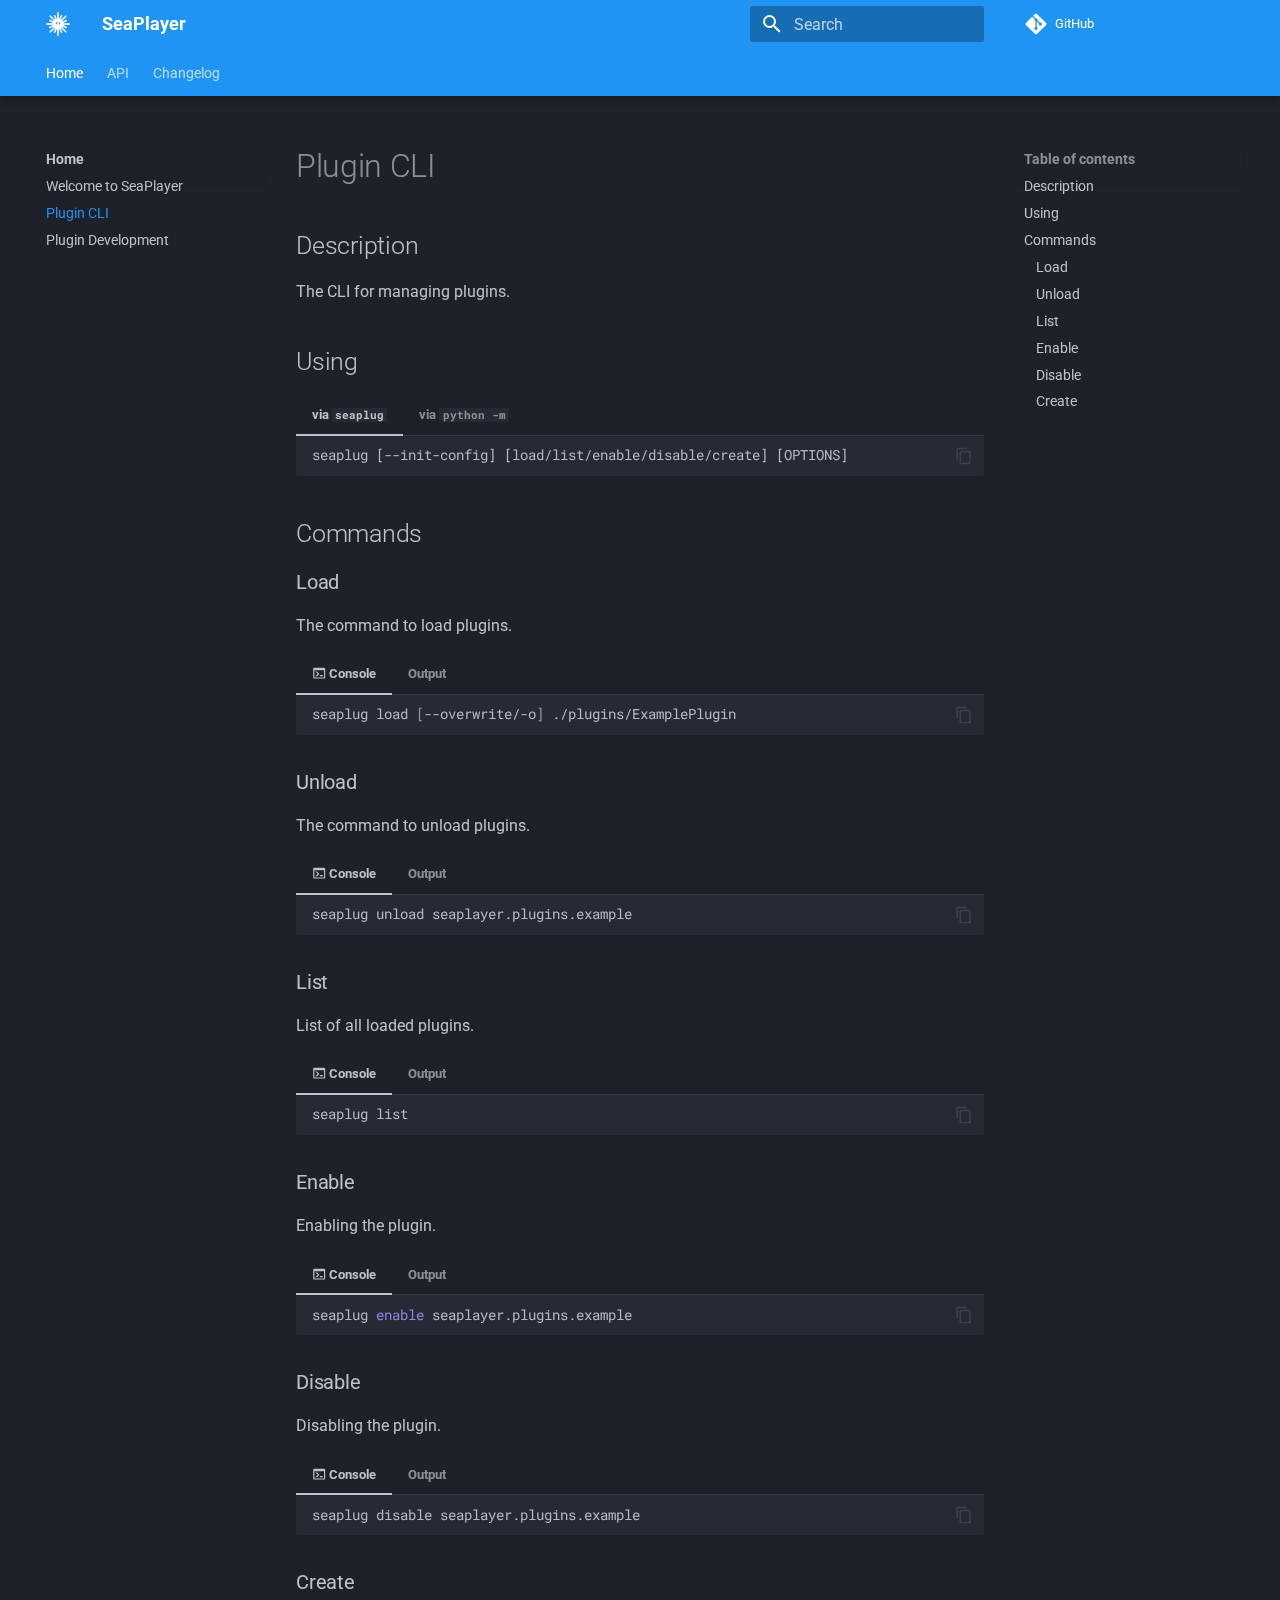
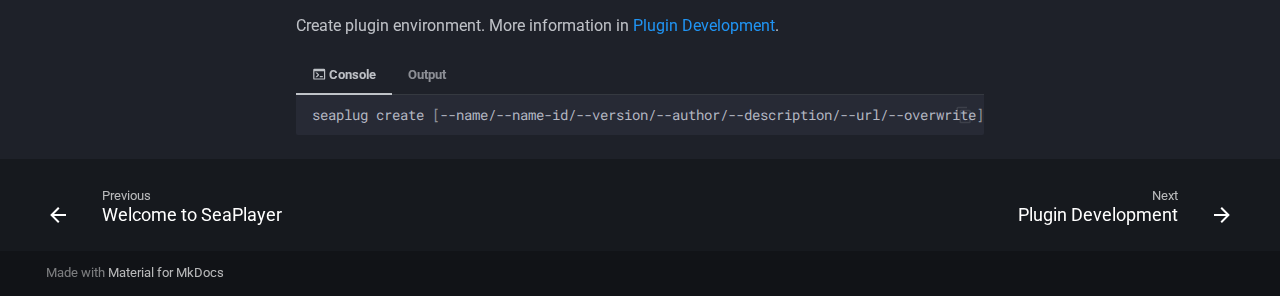
<file: docs/plugin-cli-home/index.html>
<!doctype html>
<html lang="en" class="no-js">
  <head>
    
      <meta charset="utf-8">
      <meta name="viewport" content="width=device-width,initial-scale=1">
      
      
      
      
        <link rel="prev" href="..">
      
      
        <link rel="next" href="../plugin-dev-home/">
      
      
      <link rel="icon" href="../assets/logo.png">
      <meta name="generator" content="mkdocs-1.5.3, mkdocs-material-9.5.2">
    
    
      
        <title>Plugin CLI - SeaPlayer</title>
      
    
    
      <link rel="stylesheet" href="../assets/stylesheets/main.50c56a3b.min.css">
      
        
        <link rel="stylesheet" href="../assets/stylesheets/palette.06af60db.min.css">
      
      


    
    
      
    
    
      
        
        
        <link rel="preconnect" href="https://fonts.gstatic.com" crossorigin>
        <link rel="stylesheet" href="https://fonts.googleapis.com/css?family=Roboto:300,300i,400,400i,700,700i%7CRoboto+Mono:400,400i,700,700i&display=fallback">
        <style>:root{--md-text-font:"Roboto";--md-code-font:"Roboto Mono"}</style>
      
    
    
      <link rel="stylesheet" href="../assets/_mkdocstrings.css">
    
    <script>__md_scope=new URL("..",location),__md_hash=e=>[...e].reduce((e,_)=>(e<<5)-e+_.charCodeAt(0),0),__md_get=(e,_=localStorage,t=__md_scope)=>JSON.parse(_.getItem(t.pathname+"."+e)),__md_set=(e,_,t=localStorage,a=__md_scope)=>{try{t.setItem(a.pathname+"."+e,JSON.stringify(_))}catch(e){}}</script>
    
      

    
    
    
  </head>
  
  
    
    
    
    
    
    <body dir="ltr" data-md-color-scheme="slate" data-md-color-primary="blue" data-md-color-accent="indigo">
  
    
    <input class="md-toggle" data-md-toggle="drawer" type="checkbox" id="__drawer" autocomplete="off">
    <input class="md-toggle" data-md-toggle="search" type="checkbox" id="__search" autocomplete="off">
    <label class="md-overlay" for="__drawer"></label>
    <div data-md-component="skip">
      
        
        <a href="#plugin-cli" class="md-skip">
          Skip to content
        </a>
      
    </div>
    <div data-md-component="announce">
      
    </div>
    
    
      

  

<header class="md-header md-header--shadow md-header--lifted" data-md-component="header">
  <nav class="md-header__inner md-grid" aria-label="Header">
    <a href=".." title="SeaPlayer" class="md-header__button md-logo" aria-label="SeaPlayer" data-md-component="logo">
      
  <img src="../assets/logo.png" alt="logo">

    </a>
    <label class="md-header__button md-icon" for="__drawer">
      
      <svg xmlns="http://www.w3.org/2000/svg" viewBox="0 0 24 24"><path d="M3 6h18v2H3V6m0 5h18v2H3v-2m0 5h18v2H3v-2Z"/></svg>
    </label>
    <div class="md-header__title" data-md-component="header-title">
      <div class="md-header__ellipsis">
        <div class="md-header__topic">
          <span class="md-ellipsis">
            SeaPlayer
          </span>
        </div>
        <div class="md-header__topic" data-md-component="header-topic">
          <span class="md-ellipsis">
            
              Plugin CLI
            
          </span>
        </div>
      </div>
    </div>
    
      
    
    
    
    
      <label class="md-header__button md-icon" for="__search">
        
        <svg xmlns="http://www.w3.org/2000/svg" viewBox="0 0 24 24"><path d="M9.5 3A6.5 6.5 0 0 1 16 9.5c0 1.61-.59 3.09-1.56 4.23l.27.27h.79l5 5-1.5 1.5-5-5v-.79l-.27-.27A6.516 6.516 0 0 1 9.5 16 6.5 6.5 0 0 1 3 9.5 6.5 6.5 0 0 1 9.5 3m0 2C7 5 5 7 5 9.5S7 14 9.5 14 14 12 14 9.5 12 5 9.5 5Z"/></svg>
      </label>
      <div class="md-search" data-md-component="search" role="dialog">
  <label class="md-search__overlay" for="__search"></label>
  <div class="md-search__inner" role="search">
    <form class="md-search__form" name="search">
      <input type="text" class="md-search__input" name="query" aria-label="Search" placeholder="Search" autocapitalize="off" autocorrect="off" autocomplete="off" spellcheck="false" data-md-component="search-query" required>
      <label class="md-search__icon md-icon" for="__search">
        
        <svg xmlns="http://www.w3.org/2000/svg" viewBox="0 0 24 24"><path d="M9.5 3A6.5 6.5 0 0 1 16 9.5c0 1.61-.59 3.09-1.56 4.23l.27.27h.79l5 5-1.5 1.5-5-5v-.79l-.27-.27A6.516 6.516 0 0 1 9.5 16 6.5 6.5 0 0 1 3 9.5 6.5 6.5 0 0 1 9.5 3m0 2C7 5 5 7 5 9.5S7 14 9.5 14 14 12 14 9.5 12 5 9.5 5Z"/></svg>
        
        <svg xmlns="http://www.w3.org/2000/svg" viewBox="0 0 24 24"><path d="M20 11v2H8l5.5 5.5-1.42 1.42L4.16 12l7.92-7.92L13.5 5.5 8 11h12Z"/></svg>
      </label>
      <nav class="md-search__options" aria-label="Search">
        
        <button type="reset" class="md-search__icon md-icon" title="Clear" aria-label="Clear" tabindex="-1">
          
          <svg xmlns="http://www.w3.org/2000/svg" viewBox="0 0 24 24"><path d="M19 6.41 17.59 5 12 10.59 6.41 5 5 6.41 10.59 12 5 17.59 6.41 19 12 13.41 17.59 19 19 17.59 13.41 12 19 6.41Z"/></svg>
        </button>
      </nav>
      
    </form>
    <div class="md-search__output">
      <div class="md-search__scrollwrap" data-md-scrollfix>
        <div class="md-search-result" data-md-component="search-result">
          <div class="md-search-result__meta">
            Initializing search
          </div>
          <ol class="md-search-result__list" role="presentation"></ol>
        </div>
      </div>
    </div>
  </div>
</div>
    
    
      <div class="md-header__source">
        <a href="https://github.com/romanin-rf/SeaPlayer" title="Go to repository" class="md-source" data-md-component="source">
  <div class="md-source__icon md-icon">
    
    <svg xmlns="http://www.w3.org/2000/svg" viewBox="0 0 448 512"><!--! Font Awesome Free 6.5.1 by @fontawesome - https://fontawesome.com License - https://fontawesome.com/license/free (Icons: CC BY 4.0, Fonts: SIL OFL 1.1, Code: MIT License) Copyright 2023 Fonticons, Inc.--><path d="M439.55 236.05 244 40.45a28.87 28.87 0 0 0-40.81 0l-40.66 40.63 51.52 51.52c27.06-9.14 52.68 16.77 43.39 43.68l49.66 49.66c34.23-11.8 61.18 31 35.47 56.69-26.49 26.49-70.21-2.87-56-37.34L240.22 199v121.85c25.3 12.54 22.26 41.85 9.08 55a34.34 34.34 0 0 1-48.55 0c-17.57-17.6-11.07-46.91 11.25-56v-123c-20.8-8.51-24.6-30.74-18.64-45L142.57 101 8.45 235.14a28.86 28.86 0 0 0 0 40.81l195.61 195.6a28.86 28.86 0 0 0 40.8 0l194.69-194.69a28.86 28.86 0 0 0 0-40.81z"/></svg>
  </div>
  <div class="md-source__repository">
    GitHub
  </div>
</a>
      </div>
    
  </nav>
  
    
      
<nav class="md-tabs" aria-label="Tabs" data-md-component="tabs">
  <div class="md-grid">
    <ul class="md-tabs__list">
      
        
  
  
    
  
  
    
    
      <li class="md-tabs__item md-tabs__item--active">
        <a href=".." class="md-tabs__link">
          
  
    
  
  Home

        </a>
      </li>
    
  

      
        
  
  
  
    
    
      <li class="md-tabs__item">
        <a href="../api/" class="md-tabs__link">
          
  
    
  
  API

        </a>
      </li>
    
  

      
        
  
  
  
    <li class="md-tabs__item">
      <a href="../changelog/" class="md-tabs__link">
        
  
    
  
  Сhangelog

      </a>
    </li>
  

      
    </ul>
  </div>
</nav>
    
  
</header>
    
    <div class="md-container" data-md-component="container">
      
      
        
      
      <main class="md-main" data-md-component="main">
        <div class="md-main__inner md-grid">
          
            
              
              <div class="md-sidebar md-sidebar--primary" data-md-component="sidebar" data-md-type="navigation" >
                <div class="md-sidebar__scrollwrap">
                  <div class="md-sidebar__inner">
                    


  


<nav class="md-nav md-nav--primary md-nav--lifted" aria-label="Navigation" data-md-level="0">
  <label class="md-nav__title" for="__drawer">
    <a href=".." title="SeaPlayer" class="md-nav__button md-logo" aria-label="SeaPlayer" data-md-component="logo">
      
  <img src="../assets/logo.png" alt="logo">

    </a>
    SeaPlayer
  </label>
  
    <div class="md-nav__source">
      <a href="https://github.com/romanin-rf/SeaPlayer" title="Go to repository" class="md-source" data-md-component="source">
  <div class="md-source__icon md-icon">
    
    <svg xmlns="http://www.w3.org/2000/svg" viewBox="0 0 448 512"><!--! Font Awesome Free 6.5.1 by @fontawesome - https://fontawesome.com License - https://fontawesome.com/license/free (Icons: CC BY 4.0, Fonts: SIL OFL 1.1, Code: MIT License) Copyright 2023 Fonticons, Inc.--><path d="M439.55 236.05 244 40.45a28.87 28.87 0 0 0-40.81 0l-40.66 40.63 51.52 51.52c27.06-9.14 52.68 16.77 43.39 43.68l49.66 49.66c34.23-11.8 61.18 31 35.47 56.69-26.49 26.49-70.21-2.87-56-37.34L240.22 199v121.85c25.3 12.54 22.26 41.85 9.08 55a34.34 34.34 0 0 1-48.55 0c-17.57-17.6-11.07-46.91 11.25-56v-123c-20.8-8.51-24.6-30.74-18.64-45L142.57 101 8.45 235.14a28.86 28.86 0 0 0 0 40.81l195.61 195.6a28.86 28.86 0 0 0 40.8 0l194.69-194.69a28.86 28.86 0 0 0 0-40.81z"/></svg>
  </div>
  <div class="md-source__repository">
    GitHub
  </div>
</a>
    </div>
  
  <ul class="md-nav__list" data-md-scrollfix>
    
      
      
  
  
    
  
  
  
    
    
      
        
          
        
      
        
          
        
      
        
      
        
      
    
    
    
    
      
      
    
    <li class="md-nav__item md-nav__item--active md-nav__item--section md-nav__item--nested">
      
        
        
        
        <input class="md-nav__toggle md-toggle " type="checkbox" id="__nav_1" checked>
        
          
          
          <div class="md-nav__link md-nav__container">
            <a href=".." class="md-nav__link ">
              
  
  <span class="md-ellipsis">
    Home
  </span>
  

            </a>
            
              
              <label class="md-nav__link " for="__nav_1" id="__nav_1_label" tabindex="">
                <span class="md-nav__icon md-icon"></span>
              </label>
            
          </div>
        
        <nav class="md-nav" data-md-level="1" aria-labelledby="__nav_1_label" aria-expanded="true">
          <label class="md-nav__title" for="__nav_1">
            <span class="md-nav__icon md-icon"></span>
            Home
          </label>
          <ul class="md-nav__list" data-md-scrollfix>
            
              
            
              
                
  
  
  
  
    <li class="md-nav__item">
      <a href=".." class="md-nav__link">
        
  
  <span class="md-ellipsis">
    Welcome to SeaPlayer
  </span>
  

      </a>
    </li>
  

              
            
              
                
  
  
    
  
  
  
    <li class="md-nav__item md-nav__item--active">
      
      <input class="md-nav__toggle md-toggle" type="checkbox" id="__toc">
      
      
        
      
      
        <label class="md-nav__link md-nav__link--active" for="__toc">
          
  
  <span class="md-ellipsis">
    Plugin CLI
  </span>
  

          <span class="md-nav__icon md-icon"></span>
        </label>
      
      <a href="./" class="md-nav__link md-nav__link--active">
        
  
  <span class="md-ellipsis">
    Plugin CLI
  </span>
  

      </a>
      
        

<nav class="md-nav md-nav--secondary" aria-label="Table of contents">
  
  
  
    
  
  
    <label class="md-nav__title" for="__toc">
      <span class="md-nav__icon md-icon"></span>
      Table of contents
    </label>
    <ul class="md-nav__list" data-md-component="toc" data-md-scrollfix>
      
        <li class="md-nav__item">
  <a href="#description" class="md-nav__link">
    <span class="md-ellipsis">
      Description
    </span>
  </a>
  
</li>
      
        <li class="md-nav__item">
  <a href="#using" class="md-nav__link">
    <span class="md-ellipsis">
      Using
    </span>
  </a>
  
</li>
      
        <li class="md-nav__item">
  <a href="#commands" class="md-nav__link">
    <span class="md-ellipsis">
      Commands
    </span>
  </a>
  
    <nav class="md-nav" aria-label="Commands">
      <ul class="md-nav__list">
        
          <li class="md-nav__item">
  <a href="#load" class="md-nav__link">
    <span class="md-ellipsis">
      Load
    </span>
  </a>
  
</li>
        
          <li class="md-nav__item">
  <a href="#unload" class="md-nav__link">
    <span class="md-ellipsis">
      Unload
    </span>
  </a>
  
</li>
        
          <li class="md-nav__item">
  <a href="#list" class="md-nav__link">
    <span class="md-ellipsis">
      List
    </span>
  </a>
  
</li>
        
          <li class="md-nav__item">
  <a href="#enable" class="md-nav__link">
    <span class="md-ellipsis">
      Enable
    </span>
  </a>
  
</li>
        
          <li class="md-nav__item">
  <a href="#disable" class="md-nav__link">
    <span class="md-ellipsis">
      Disable
    </span>
  </a>
  
</li>
        
          <li class="md-nav__item">
  <a href="#create" class="md-nav__link">
    <span class="md-ellipsis">
      Create
    </span>
  </a>
  
</li>
        
      </ul>
    </nav>
  
</li>
      
    </ul>
  
</nav>
      
    </li>
  

              
            
              
                
  
  
  
  
    <li class="md-nav__item">
      <a href="../plugin-dev-home/" class="md-nav__link">
        
  
  <span class="md-ellipsis">
    Plugin Development
  </span>
  

      </a>
    </li>
  

              
            
          </ul>
        </nav>
      
    </li>
  

    
      
      
  
  
  
  
    
    
      
        
          
        
      
        
          
        
      
        
      
        
      
        
      
        
      
        
      
        
      
        
      
        
      
    
    
    
    
      
      
    
    <li class="md-nav__item md-nav__item--section md-nav__item--nested">
      
        
        
        
        <input class="md-nav__toggle md-toggle " type="checkbox" id="__nav_2" >
        
          
          
          <div class="md-nav__link md-nav__container">
            <a href="../api/" class="md-nav__link ">
              
  
  <span class="md-ellipsis">
    API
  </span>
  

            </a>
            
              
              <label class="md-nav__link " for="__nav_2" id="__nav_2_label" tabindex="">
                <span class="md-nav__icon md-icon"></span>
              </label>
            
          </div>
        
        <nav class="md-nav" data-md-level="1" aria-labelledby="__nav_2_label" aria-expanded="false">
          <label class="md-nav__title" for="__nav_2">
            <span class="md-nav__icon md-icon"></span>
            API
          </label>
          <ul class="md-nav__list" data-md-scrollfix>
            
              
            
              
                
  
  
  
  
    <li class="md-nav__item">
      <a href="../api/" class="md-nav__link">
        
  
  <span class="md-ellipsis">
    Welcome to SeaPlayer API
  </span>
  

      </a>
    </li>
  

              
            
              
                
  
  
  
  
    <li class="md-nav__item">
      <a href="../api/seaplayer/" class="md-nav__link">
        
  
  <span class="md-ellipsis">
    SeaPlayer
  </span>
  

      </a>
    </li>
  

              
            
              
                
  
  
  
  
    <li class="md-nav__item">
      <a href="../api/pluginloader/" class="md-nav__link">
        
  
  <span class="md-ellipsis">
    PluginLoader
  </span>
  

      </a>
    </li>
  

              
            
              
                
  
  
  
  
    <li class="md-nav__item">
      <a href="../api/pluginbase/" class="md-nav__link">
        
  
  <span class="md-ellipsis">
    PluginBase
  </span>
  

      </a>
    </li>
  

              
            
              
                
  
  
  
  
    <li class="md-nav__item">
      <a href="../api/languages/" class="md-nav__link">
        
  
  <span class="md-ellipsis">
    Languages
  </span>
  

      </a>
    </li>
  

              
            
              
                
  
  
  
  
    <li class="md-nav__item">
      <a href="../api/config/" class="md-nav__link">
        
  
  <span class="md-ellipsis">
    Config
  </span>
  

      </a>
    </li>
  

              
            
              
                
  
  
  
  
    <li class="md-nav__item">
      <a href="../api/codecbase/" class="md-nav__link">
        
  
  <span class="md-ellipsis">
    Codecbase
  </span>
  

      </a>
    </li>
  

              
            
              
                
  
  
  
  
    <li class="md-nav__item">
      <a href="../api/types/" class="md-nav__link">
        
  
  <span class="md-ellipsis">
    Types
  </span>
  

      </a>
    </li>
  

              
            
              
                
  
  
  
  
    <li class="md-nav__item">
      <a href="../api/exceptions/" class="md-nav__link">
        
  
  <span class="md-ellipsis">
    Exceptions
  </span>
  

      </a>
    </li>
  

              
            
          </ul>
        </nav>
      
    </li>
  

    
      
      
  
  
  
  
    <li class="md-nav__item">
      <a href="../changelog/" class="md-nav__link">
        
  
  <span class="md-ellipsis">
    Сhangelog
  </span>
  

      </a>
    </li>
  

    
  </ul>
</nav>
                  </div>
                </div>
              </div>
            
            
              
              <div class="md-sidebar md-sidebar--secondary" data-md-component="sidebar" data-md-type="toc" >
                <div class="md-sidebar__scrollwrap">
                  <div class="md-sidebar__inner">
                    

<nav class="md-nav md-nav--secondary" aria-label="Table of contents">
  
  
  
    
  
  
    <label class="md-nav__title" for="__toc">
      <span class="md-nav__icon md-icon"></span>
      Table of contents
    </label>
    <ul class="md-nav__list" data-md-component="toc" data-md-scrollfix>
      
        <li class="md-nav__item">
  <a href="#description" class="md-nav__link">
    <span class="md-ellipsis">
      Description
    </span>
  </a>
  
</li>
      
        <li class="md-nav__item">
  <a href="#using" class="md-nav__link">
    <span class="md-ellipsis">
      Using
    </span>
  </a>
  
</li>
      
        <li class="md-nav__item">
  <a href="#commands" class="md-nav__link">
    <span class="md-ellipsis">
      Commands
    </span>
  </a>
  
    <nav class="md-nav" aria-label="Commands">
      <ul class="md-nav__list">
        
          <li class="md-nav__item">
  <a href="#load" class="md-nav__link">
    <span class="md-ellipsis">
      Load
    </span>
  </a>
  
</li>
        
          <li class="md-nav__item">
  <a href="#unload" class="md-nav__link">
    <span class="md-ellipsis">
      Unload
    </span>
  </a>
  
</li>
        
          <li class="md-nav__item">
  <a href="#list" class="md-nav__link">
    <span class="md-ellipsis">
      List
    </span>
  </a>
  
</li>
        
          <li class="md-nav__item">
  <a href="#enable" class="md-nav__link">
    <span class="md-ellipsis">
      Enable
    </span>
  </a>
  
</li>
        
          <li class="md-nav__item">
  <a href="#disable" class="md-nav__link">
    <span class="md-ellipsis">
      Disable
    </span>
  </a>
  
</li>
        
          <li class="md-nav__item">
  <a href="#create" class="md-nav__link">
    <span class="md-ellipsis">
      Create
    </span>
  </a>
  
</li>
        
      </ul>
    </nav>
  
</li>
      
    </ul>
  
</nav>
                  </div>
                </div>
              </div>
            
          
          
            <div class="md-content" data-md-component="content">
              <article class="md-content__inner md-typeset">
                
                  

  
  


<h1 id="plugin-cli">Plugin CLI<a class="headerlink" href="#plugin-cli" title="Permanent link">&para;</a></h1>
<h2 id="description">Description<a class="headerlink" href="#description" title="Permanent link">&para;</a></h2>
<p>The CLI for managing plugins.</p>
<h2 id="using">Using<a class="headerlink" href="#using" title="Permanent link">&para;</a></h2>
<div class="tabbed-set tabbed-alternate" data-tabs="1:2"><input checked="checked" id="__tabbed_1_1" name="__tabbed_1" type="radio" /><input id="__tabbed_1_2" name="__tabbed_1" type="radio" /><div class="tabbed-labels"><label for="__tabbed_1_1">via <code>seaplug</code></label><label for="__tabbed_1_2">via <code>python -m</code></label></div>
<div class="tabbed-content">
<div class="tabbed-block">
<div class="language-text highlight"><pre><span></span><code><span id="__span-0-1"><a id="__codelineno-0-1" name="__codelineno-0-1" href="#__codelineno-0-1"></a>seaplug [--init-config] [load/list/enable/disable/create] [OPTIONS]
</span></code></pre></div>
</div>
<div class="tabbed-block">
<div class="language-bash highlight"><pre><span></span><code><span id="__span-1-1"><a id="__codelineno-1-1" name="__codelineno-1-1" href="#__codelineno-1-1"></a>python<span class="w"> </span>-m<span class="w"> </span>seaplayer.plug<span class="w"> </span><span class="o">[</span>--init-config<span class="o">]</span><span class="w"> </span><span class="o">[</span>load/list/enable/disable/create<span class="o">]</span><span class="w"> </span><span class="o">[</span>OPTIONS<span class="o">]</span>
</span></code></pre></div>
</div>
</div>
</div>
<h2 id="commands">Commands<a class="headerlink" href="#commands" title="Permanent link">&para;</a></h2>
<h3 id="load">Load<a class="headerlink" href="#load" title="Permanent link">&para;</a></h3>
<p>The command to load plugins.</p>
<div class="tabbed-set tabbed-alternate" data-tabs="2:2"><input checked="checked" id="__tabbed_2_1" name="__tabbed_2" type="radio" /><input id="__tabbed_2_2" name="__tabbed_2" type="radio" /><div class="tabbed-labels"><label for="__tabbed_2_1"><span class="twemoji"><svg xmlns="http://www.w3.org/2000/svg" viewBox="0 0 24 24"><path d="M20 19V7H4v12h16m0-16a2 2 0 0 1 2 2v14a2 2 0 0 1-2 2H4a2 2 0 0 1-2-2V5a2 2 0 0 1 2-2h16m-7 14v-2h5v2h-5m-3.42-4L5.57 9H8.4l3.3 3.3c.39.39.39 1.03 0 1.42L8.42 17H5.59l3.99-4Z"/></svg></span> Console</label><label for="__tabbed_2_2">Output</label></div>
<div class="tabbed-content">
<div class="tabbed-block">
<div class="language-bash highlight"><pre><span></span><code><span id="__span-2-1"><a id="__codelineno-2-1" name="__codelineno-2-1" href="#__codelineno-2-1"></a>seaplug<span class="w"> </span>load<span class="w"> </span><span class="o">[</span>--overwrite/-o<span class="o">]</span><span class="w"> </span>./plugins/ExamplePlugin
</span></code></pre></div>
</div>
<div class="tabbed-block">
<div class="language-text highlight"><pre><span></span><code><span id="__span-3-1"><a id="__codelineno-3-1" name="__codelineno-3-1" href="#__codelineno-3-1"></a>Plugin loaded!
</span></code></pre></div>
</div>
</div>
</div>
<h3 id="unload">Unload<a class="headerlink" href="#unload" title="Permanent link">&para;</a></h3>
<p>The command to unload plugins.</p>
<div class="tabbed-set tabbed-alternate" data-tabs="3:2"><input checked="checked" id="__tabbed_3_1" name="__tabbed_3" type="radio" /><input id="__tabbed_3_2" name="__tabbed_3" type="radio" /><div class="tabbed-labels"><label for="__tabbed_3_1"><span class="twemoji"><svg xmlns="http://www.w3.org/2000/svg" viewBox="0 0 24 24"><path d="M20 19V7H4v12h16m0-16a2 2 0 0 1 2 2v14a2 2 0 0 1-2 2H4a2 2 0 0 1-2-2V5a2 2 0 0 1 2-2h16m-7 14v-2h5v2h-5m-3.42-4L5.57 9H8.4l3.3 3.3c.39.39.39 1.03 0 1.42L8.42 17H5.59l3.99-4Z"/></svg></span> Console</label><label for="__tabbed_3_2">Output</label></div>
<div class="tabbed-content">
<div class="tabbed-block">
<div class="language-bash highlight"><pre><span></span><code><span id="__span-4-1"><a id="__codelineno-4-1" name="__codelineno-4-1" href="#__codelineno-4-1"></a>seaplug<span class="w"> </span>unload<span class="w"> </span>seaplayer.plugins.example<span class="w"> </span>
</span></code></pre></div>
</div>
<div class="tabbed-block">
<div class="language-text highlight"><pre><span></span><code><span id="__span-5-1"><a id="__codelineno-5-1" name="__codelineno-5-1" href="#__codelineno-5-1"></a>Plugin unloaded!
</span></code></pre></div>
</div>
</div>
</div>
<h3 id="list">List<a class="headerlink" href="#list" title="Permanent link">&para;</a></h3>
<p>List of all loaded plugins.</p>
<div class="tabbed-set tabbed-alternate" data-tabs="4:2"><input checked="checked" id="__tabbed_4_1" name="__tabbed_4" type="radio" /><input id="__tabbed_4_2" name="__tabbed_4" type="radio" /><div class="tabbed-labels"><label for="__tabbed_4_1"><span class="twemoji"><svg xmlns="http://www.w3.org/2000/svg" viewBox="0 0 24 24"><path d="M20 19V7H4v12h16m0-16a2 2 0 0 1 2 2v14a2 2 0 0 1-2 2H4a2 2 0 0 1-2-2V5a2 2 0 0 1 2-2h16m-7 14v-2h5v2h-5m-3.42-4L5.57 9H8.4l3.3 3.3c.39.39.39 1.03 0 1.42L8.42 17H5.59l3.99-4Z"/></svg></span> Console</label><label for="__tabbed_4_2">Output</label></div>
<div class="tabbed-content">
<div class="tabbed-block">
<div class="language-bash highlight"><pre><span></span><code><span id="__span-6-1"><a id="__codelineno-6-1" name="__codelineno-6-1" href="#__codelineno-6-1"></a>seaplug<span class="w"> </span>list
</span></code></pre></div>
</div>
<div class="tabbed-block">
<div class="language-text highlight"><pre><span></span><code><span id="__span-7-1"><a id="__codelineno-7-1" name="__codelineno-7-1" href="#__codelineno-7-1"></a>1. ExamplePlugin (seaplayer.plugins.example) v1.0.0 from Romanin (Disabled)
</span></code></pre></div>
</div>
</div>
</div>
<h3 id="enable">Enable<a class="headerlink" href="#enable" title="Permanent link">&para;</a></h3>
<p>Enabling the plugin.</p>
<div class="tabbed-set tabbed-alternate" data-tabs="5:2"><input checked="checked" id="__tabbed_5_1" name="__tabbed_5" type="radio" /><input id="__tabbed_5_2" name="__tabbed_5" type="radio" /><div class="tabbed-labels"><label for="__tabbed_5_1"><span class="twemoji"><svg xmlns="http://www.w3.org/2000/svg" viewBox="0 0 24 24"><path d="M20 19V7H4v12h16m0-16a2 2 0 0 1 2 2v14a2 2 0 0 1-2 2H4a2 2 0 0 1-2-2V5a2 2 0 0 1 2-2h16m-7 14v-2h5v2h-5m-3.42-4L5.57 9H8.4l3.3 3.3c.39.39.39 1.03 0 1.42L8.42 17H5.59l3.99-4Z"/></svg></span> Console</label><label for="__tabbed_5_2">Output</label></div>
<div class="tabbed-content">
<div class="tabbed-block">
<div class="language-bash highlight"><pre><span></span><code><span id="__span-8-1"><a id="__codelineno-8-1" name="__codelineno-8-1" href="#__codelineno-8-1"></a>seaplug<span class="w"> </span><span class="nb">enable</span><span class="w"> </span>seaplayer.plugins.example
</span></code></pre></div>
</div>
<div class="tabbed-block">
<div class="language-text highlight"><pre><span></span><code><span id="__span-9-1"><a id="__codelineno-9-1" name="__codelineno-9-1" href="#__codelineno-9-1"></a>The &#39;seaplayer.plugins.example&#39; plug-in is enabled.&quot;
</span></code></pre></div>
</div>
</div>
</div>
<h3 id="disable">Disable<a class="headerlink" href="#disable" title="Permanent link">&para;</a></h3>
<p>Disabling the plugin.</p>
<div class="tabbed-set tabbed-alternate" data-tabs="6:2"><input checked="checked" id="__tabbed_6_1" name="__tabbed_6" type="radio" /><input id="__tabbed_6_2" name="__tabbed_6" type="radio" /><div class="tabbed-labels"><label for="__tabbed_6_1"><span class="twemoji"><svg xmlns="http://www.w3.org/2000/svg" viewBox="0 0 24 24"><path d="M20 19V7H4v12h16m0-16a2 2 0 0 1 2 2v14a2 2 0 0 1-2 2H4a2 2 0 0 1-2-2V5a2 2 0 0 1 2-2h16m-7 14v-2h5v2h-5m-3.42-4L5.57 9H8.4l3.3 3.3c.39.39.39 1.03 0 1.42L8.42 17H5.59l3.99-4Z"/></svg></span> Console</label><label for="__tabbed_6_2">Output</label></div>
<div class="tabbed-content">
<div class="tabbed-block">
<div class="language-sh highlight"><pre><span></span><code><span id="__span-10-1"><a id="__codelineno-10-1" name="__codelineno-10-1" href="#__codelineno-10-1"></a>seaplug<span class="w"> </span>disable<span class="w"> </span>seaplayer.plugins.example
</span></code></pre></div>
</div>
<div class="tabbed-block">
<div class="language-text highlight"><pre><span></span><code><span id="__span-11-1"><a id="__codelineno-11-1" name="__codelineno-11-1" href="#__codelineno-11-1"></a>The &#39;seaplayer.plugins.example&#39; plug-in is disabled.&quot;
</span></code></pre></div>
</div>
</div>
</div>
<h3 id="create">Create<a class="headerlink" href="#create" title="Permanent link">&para;</a></h3>
<p>Create plugin environment. More information in <a href="../plugin-dev-home/">Plugin Development</a>.</p>
<div class="tabbed-set tabbed-alternate" data-tabs="7:2"><input checked="checked" id="__tabbed_7_1" name="__tabbed_7" type="radio" /><input id="__tabbed_7_2" name="__tabbed_7" type="radio" /><div class="tabbed-labels"><label for="__tabbed_7_1"><span class="twemoji"><svg xmlns="http://www.w3.org/2000/svg" viewBox="0 0 24 24"><path d="M20 19V7H4v12h16m0-16a2 2 0 0 1 2 2v14a2 2 0 0 1-2 2H4a2 2 0 0 1-2-2V5a2 2 0 0 1 2-2h16m-7 14v-2h5v2h-5m-3.42-4L5.57 9H8.4l3.3 3.3c.39.39.39 1.03 0 1.42L8.42 17H5.59l3.99-4Z"/></svg></span> Console</label><label for="__tabbed_7_2">Output</label></div>
<div class="tabbed-content">
<div class="tabbed-block">
<div class="language-sh highlight"><pre><span></span><code><span id="__span-12-1"><a id="__codelineno-12-1" name="__codelineno-12-1" href="#__codelineno-12-1"></a>seaplug<span class="w"> </span>create<span class="w"> </span><span class="o">[</span>--name/--name-id/--version/--author/--description/--url/--overwrite<span class="o">]</span><span class="w"> </span>.
</span></code></pre></div>
</div>
<div class="tabbed-block">
<div class="language-text highlight"><pre><span></span><code><span id="__span-13-1"><a id="__codelineno-13-1" name="__codelineno-13-1" href="#__codelineno-13-1"></a>The plugin directory has been created.
</span></code></pre></div>
</div>
</div>
</div>












                
              </article>
            </div>
          
          
<script>var target=document.getElementById(location.hash.slice(1));target&&target.name&&(target.checked=target.name.startsWith("__tabbed_"))</script>
        </div>
        
      </main>
      
        <footer class="md-footer">
  
    
      
      <nav class="md-footer__inner md-grid" aria-label="Footer" >
        
          
          <a href=".." class="md-footer__link md-footer__link--prev" aria-label="Previous: Welcome to SeaPlayer">
            <div class="md-footer__button md-icon">
              
              <svg xmlns="http://www.w3.org/2000/svg" viewBox="0 0 24 24"><path d="M20 11v2H8l5.5 5.5-1.42 1.42L4.16 12l7.92-7.92L13.5 5.5 8 11h12Z"/></svg>
            </div>
            <div class="md-footer__title">
              <span class="md-footer__direction">
                Previous
              </span>
              <div class="md-ellipsis">
                Welcome to SeaPlayer
              </div>
            </div>
          </a>
        
        
          
          <a href="../plugin-dev-home/" class="md-footer__link md-footer__link--next" aria-label="Next: Plugin Development">
            <div class="md-footer__title">
              <span class="md-footer__direction">
                Next
              </span>
              <div class="md-ellipsis">
                Plugin Development
              </div>
            </div>
            <div class="md-footer__button md-icon">
              
              <svg xmlns="http://www.w3.org/2000/svg" viewBox="0 0 24 24"><path d="M4 11v2h12l-5.5 5.5 1.42 1.42L19.84 12l-7.92-7.92L10.5 5.5 16 11H4Z"/></svg>
            </div>
          </a>
        
      </nav>
    
  
  <div class="md-footer-meta md-typeset">
    <div class="md-footer-meta__inner md-grid">
      <div class="md-copyright">
  
  
    Made with
    <a href="https://squidfunk.github.io/mkdocs-material/" target="_blank" rel="noopener">
      Material for MkDocs
    </a>
  
</div>
      
    </div>
  </div>
</footer>
      
    </div>
    <div class="md-dialog" data-md-component="dialog">
      <div class="md-dialog__inner md-typeset"></div>
    </div>
    
    
    <script id="__config" type="application/json">{"base": "..", "features": ["content.code.copy", "content.code.select", "content.code.annotate", "navigation.tabs", "navigation.instant", "navigation.instant.prefetch", "navigation.tabs.sticky", "navigation.sections", "navigation.path", "navigation.indexes", "navigation.footer"], "search": "../assets/javascripts/workers/search.f886a092.min.js", "translations": {"clipboard.copied": "Copied to clipboard", "clipboard.copy": "Copy to clipboard", "search.result.more.one": "1 more on this page", "search.result.more.other": "# more on this page", "search.result.none": "No matching documents", "search.result.one": "1 matching document", "search.result.other": "# matching documents", "search.result.placeholder": "Type to start searching", "search.result.term.missing": "Missing", "select.version": "Select version"}}</script>
    
    
      <script src="../assets/javascripts/bundle.d7c377c4.min.js"></script>
      
    
  </body>
</html>
</file>
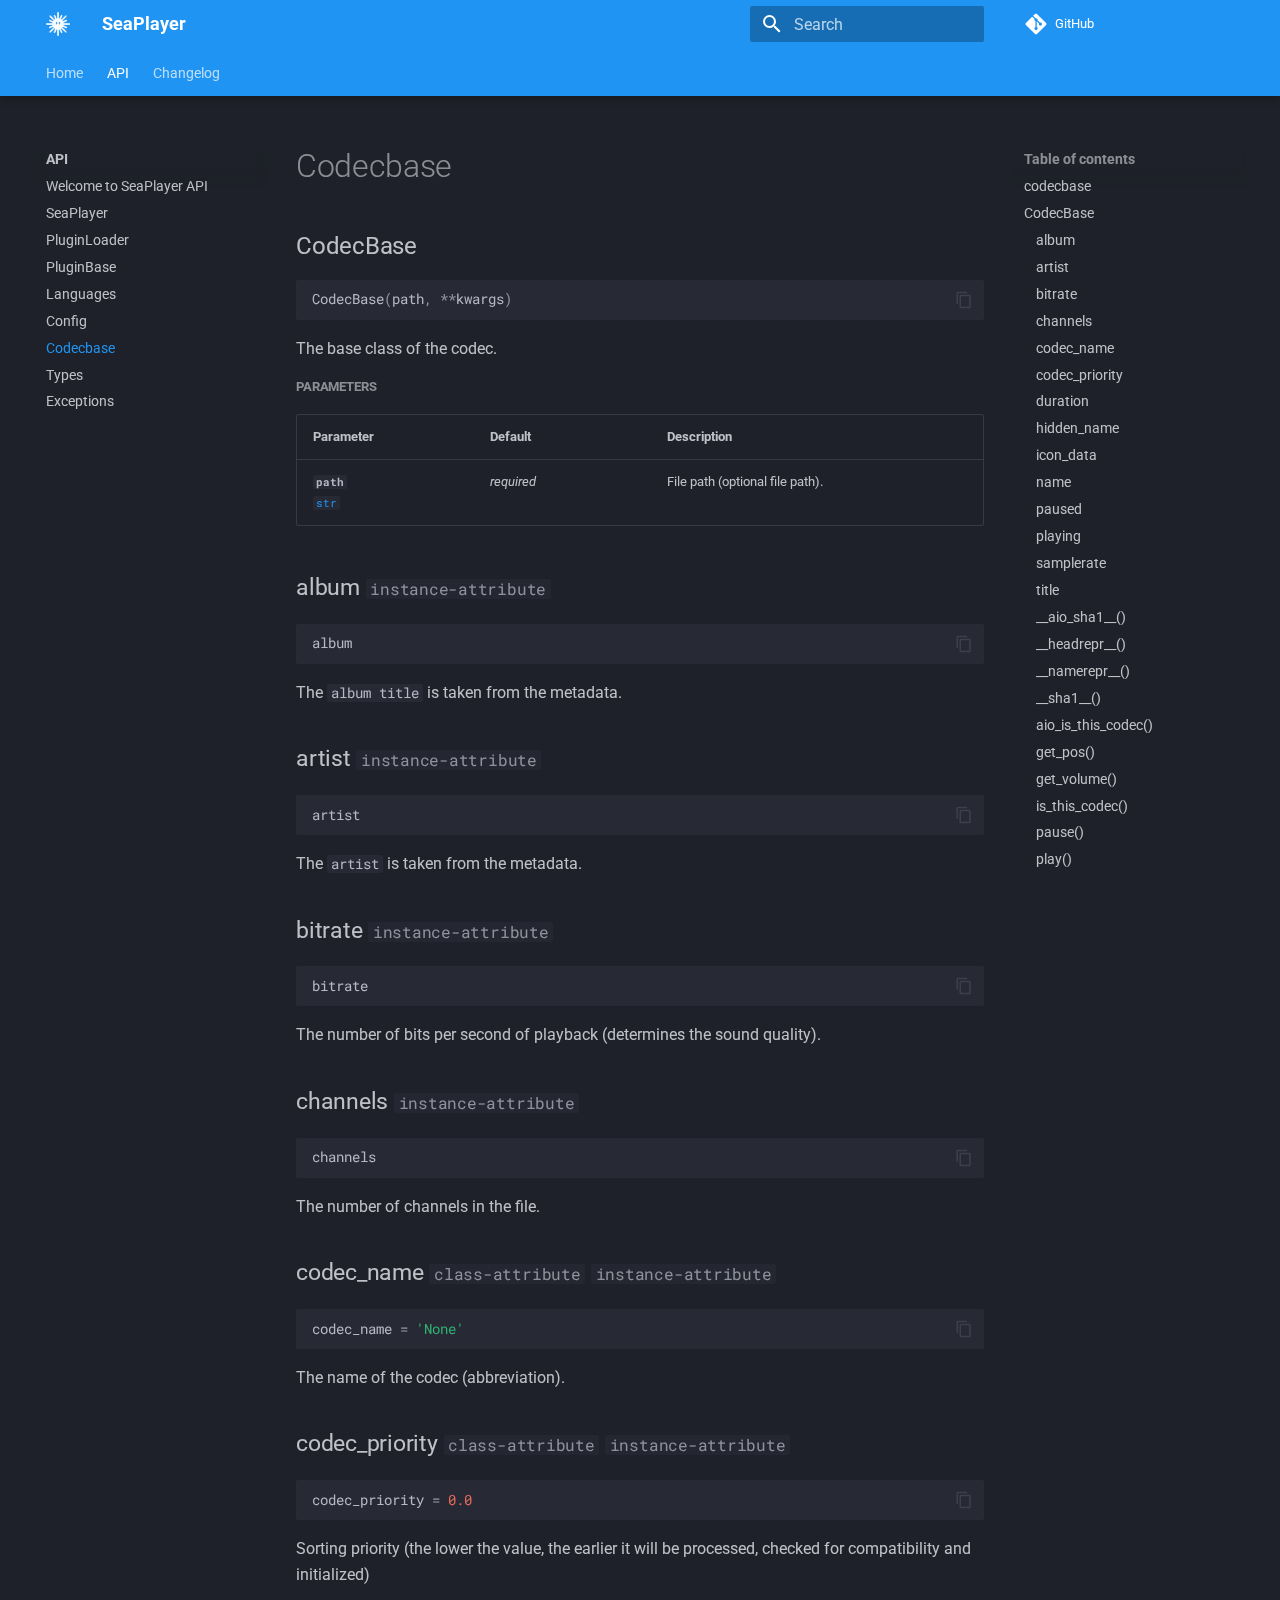
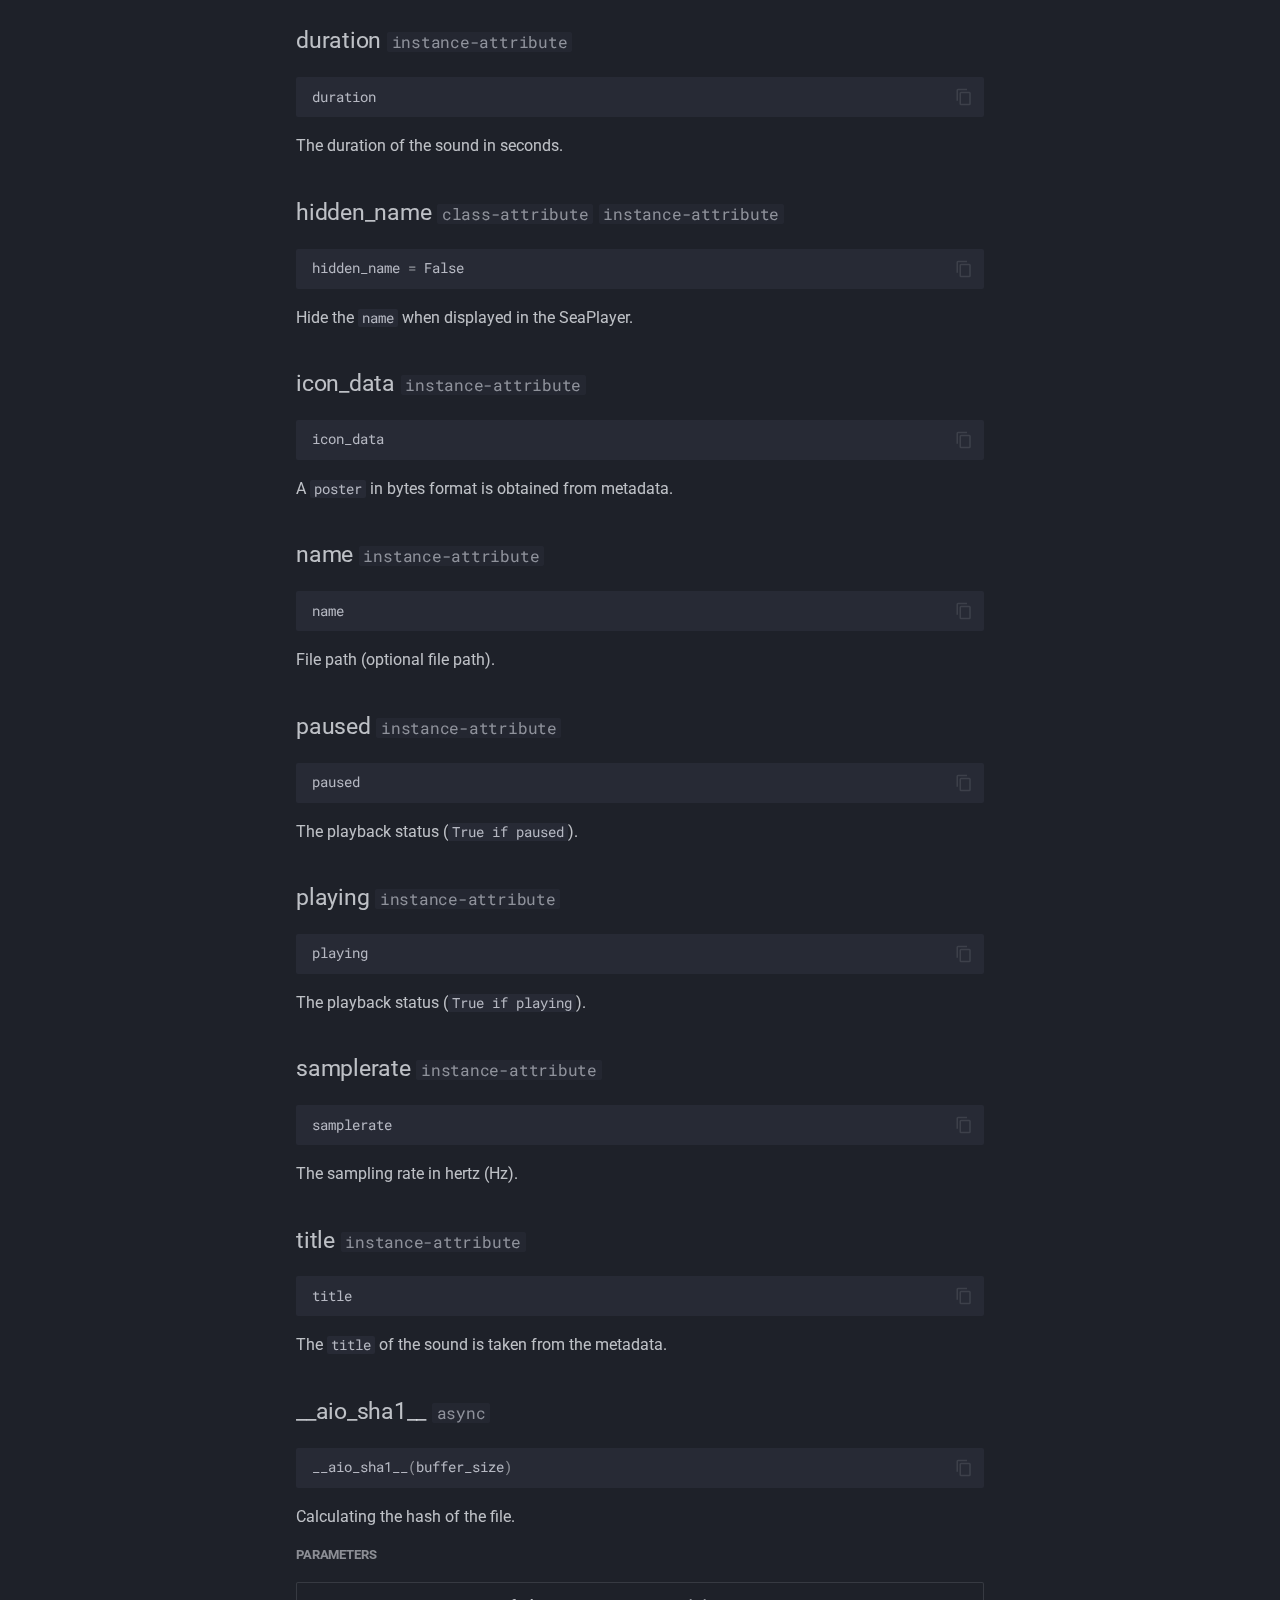
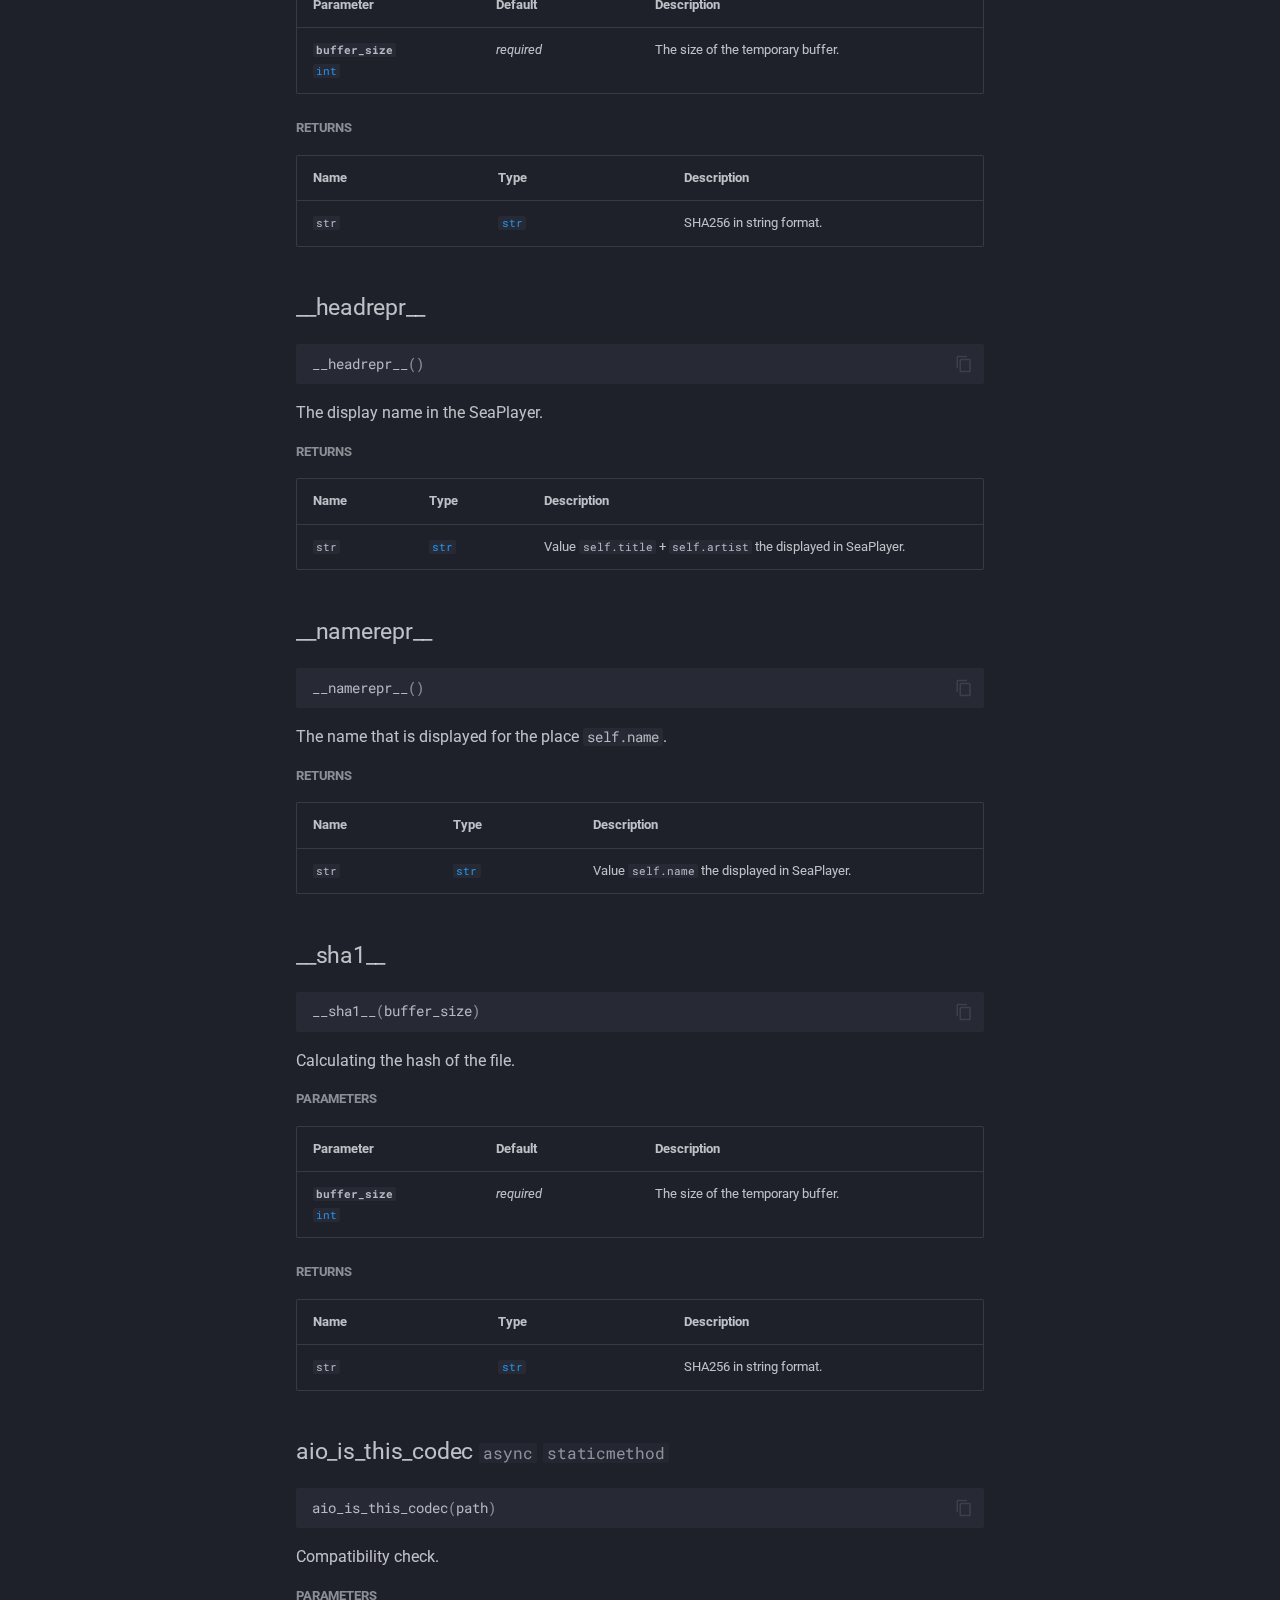
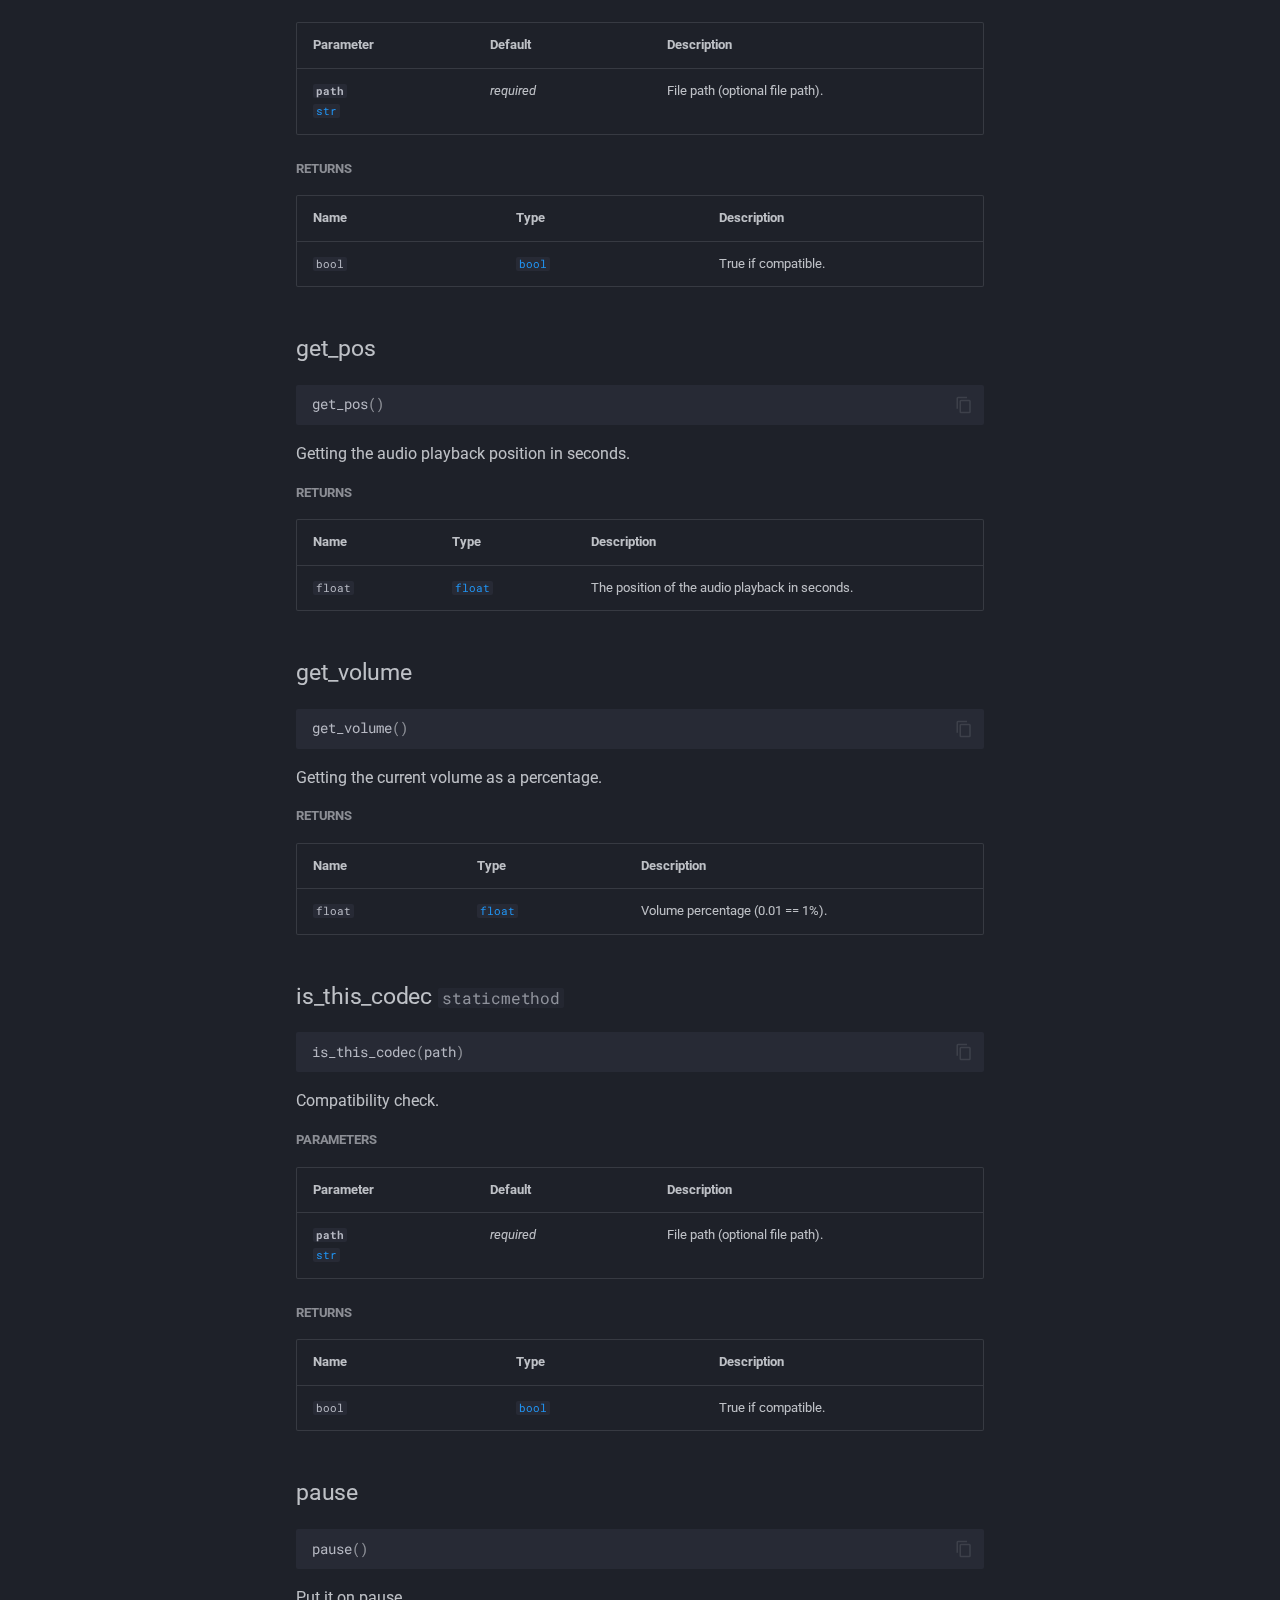
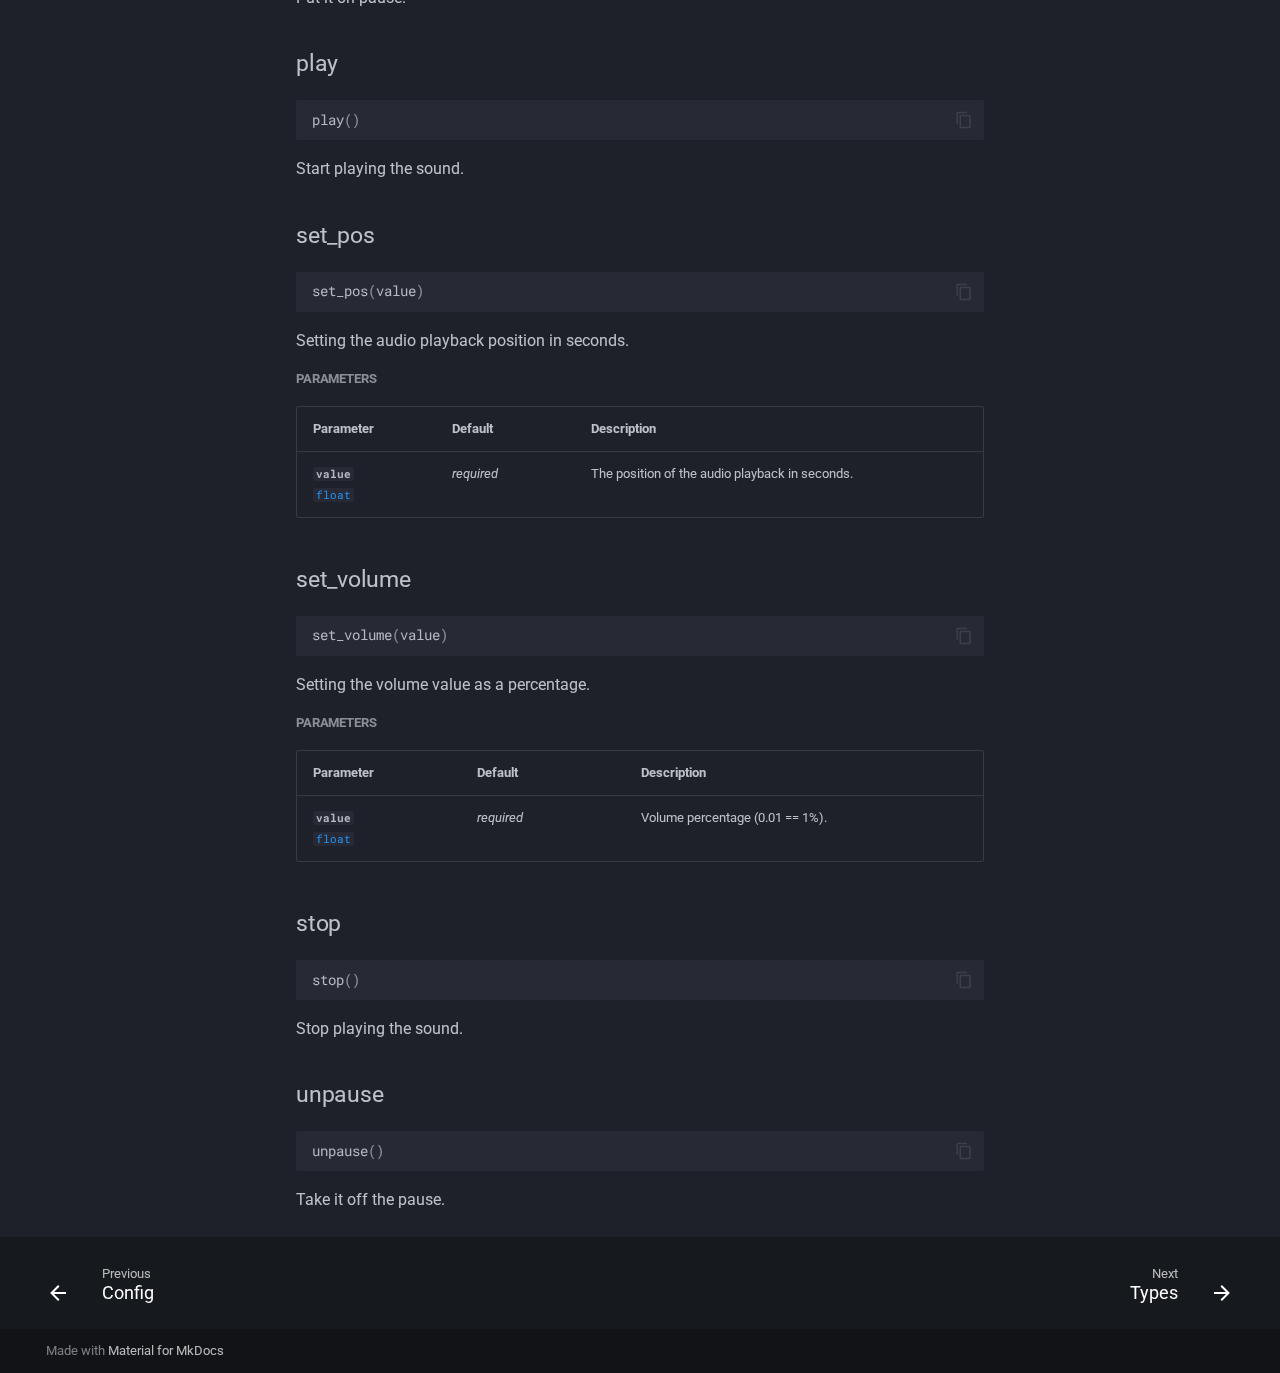
<file: docs/api/codecbase/index.html>
<!doctype html>
<html lang="en" class="no-js">
  <head>
    
      <meta charset="utf-8">
      <meta name="viewport" content="width=device-width,initial-scale=1">
      
      
      
      
        <link rel="prev" href="../config/">
      
      
        <link rel="next" href="../types/">
      
      
      <link rel="icon" href="../../assets/logo.png">
      <meta name="generator" content="mkdocs-1.5.3, mkdocs-material-9.5.2">
    
    
      
        <title>Codecbase - SeaPlayer</title>
      
    
    
      <link rel="stylesheet" href="../../assets/stylesheets/main.50c56a3b.min.css">
      
        
        <link rel="stylesheet" href="../../assets/stylesheets/palette.06af60db.min.css">
      
      


    
    
      
    
    
      
        
        
        <link rel="preconnect" href="https://fonts.gstatic.com" crossorigin>
        <link rel="stylesheet" href="https://fonts.googleapis.com/css?family=Roboto:300,300i,400,400i,700,700i%7CRoboto+Mono:400,400i,700,700i&display=fallback">
        <style>:root{--md-text-font:"Roboto";--md-code-font:"Roboto Mono"}</style>
      
    
    
      <link rel="stylesheet" href="../../assets/_mkdocstrings.css">
    
    <script>__md_scope=new URL("../..",location),__md_hash=e=>[...e].reduce((e,_)=>(e<<5)-e+_.charCodeAt(0),0),__md_get=(e,_=localStorage,t=__md_scope)=>JSON.parse(_.getItem(t.pathname+"."+e)),__md_set=(e,_,t=localStorage,a=__md_scope)=>{try{t.setItem(a.pathname+"."+e,JSON.stringify(_))}catch(e){}}</script>
    
      

    
    
    
  </head>
  
  
    
    
    
    
    
    <body dir="ltr" data-md-color-scheme="slate" data-md-color-primary="blue" data-md-color-accent="indigo">
  
    
    <input class="md-toggle" data-md-toggle="drawer" type="checkbox" id="__drawer" autocomplete="off">
    <input class="md-toggle" data-md-toggle="search" type="checkbox" id="__search" autocomplete="off">
    <label class="md-overlay" for="__drawer"></label>
    <div data-md-component="skip">
      
        
        <a href="#seaplayer.codeсbase" class="md-skip">
          Skip to content
        </a>
      
    </div>
    <div data-md-component="announce">
      
    </div>
    
    
      

  

<header class="md-header md-header--shadow md-header--lifted" data-md-component="header">
  <nav class="md-header__inner md-grid" aria-label="Header">
    <a href="../.." title="SeaPlayer" class="md-header__button md-logo" aria-label="SeaPlayer" data-md-component="logo">
      
  <img src="../../assets/logo.png" alt="logo">

    </a>
    <label class="md-header__button md-icon" for="__drawer">
      
      <svg xmlns="http://www.w3.org/2000/svg" viewBox="0 0 24 24"><path d="M3 6h18v2H3V6m0 5h18v2H3v-2m0 5h18v2H3v-2Z"/></svg>
    </label>
    <div class="md-header__title" data-md-component="header-title">
      <div class="md-header__ellipsis">
        <div class="md-header__topic">
          <span class="md-ellipsis">
            SeaPlayer
          </span>
        </div>
        <div class="md-header__topic" data-md-component="header-topic">
          <span class="md-ellipsis">
            
              Codecbase
            
          </span>
        </div>
      </div>
    </div>
    
      
    
    
    
    
      <label class="md-header__button md-icon" for="__search">
        
        <svg xmlns="http://www.w3.org/2000/svg" viewBox="0 0 24 24"><path d="M9.5 3A6.5 6.5 0 0 1 16 9.5c0 1.61-.59 3.09-1.56 4.23l.27.27h.79l5 5-1.5 1.5-5-5v-.79l-.27-.27A6.516 6.516 0 0 1 9.5 16 6.5 6.5 0 0 1 3 9.5 6.5 6.5 0 0 1 9.5 3m0 2C7 5 5 7 5 9.5S7 14 9.5 14 14 12 14 9.5 12 5 9.5 5Z"/></svg>
      </label>
      <div class="md-search" data-md-component="search" role="dialog">
  <label class="md-search__overlay" for="__search"></label>
  <div class="md-search__inner" role="search">
    <form class="md-search__form" name="search">
      <input type="text" class="md-search__input" name="query" aria-label="Search" placeholder="Search" autocapitalize="off" autocorrect="off" autocomplete="off" spellcheck="false" data-md-component="search-query" required>
      <label class="md-search__icon md-icon" for="__search">
        
        <svg xmlns="http://www.w3.org/2000/svg" viewBox="0 0 24 24"><path d="M9.5 3A6.5 6.5 0 0 1 16 9.5c0 1.61-.59 3.09-1.56 4.23l.27.27h.79l5 5-1.5 1.5-5-5v-.79l-.27-.27A6.516 6.516 0 0 1 9.5 16 6.5 6.5 0 0 1 3 9.5 6.5 6.5 0 0 1 9.5 3m0 2C7 5 5 7 5 9.5S7 14 9.5 14 14 12 14 9.5 12 5 9.5 5Z"/></svg>
        
        <svg xmlns="http://www.w3.org/2000/svg" viewBox="0 0 24 24"><path d="M20 11v2H8l5.5 5.5-1.42 1.42L4.16 12l7.92-7.92L13.5 5.5 8 11h12Z"/></svg>
      </label>
      <nav class="md-search__options" aria-label="Search">
        
        <button type="reset" class="md-search__icon md-icon" title="Clear" aria-label="Clear" tabindex="-1">
          
          <svg xmlns="http://www.w3.org/2000/svg" viewBox="0 0 24 24"><path d="M19 6.41 17.59 5 12 10.59 6.41 5 5 6.41 10.59 12 5 17.59 6.41 19 12 13.41 17.59 19 19 17.59 13.41 12 19 6.41Z"/></svg>
        </button>
      </nav>
      
    </form>
    <div class="md-search__output">
      <div class="md-search__scrollwrap" data-md-scrollfix>
        <div class="md-search-result" data-md-component="search-result">
          <div class="md-search-result__meta">
            Initializing search
          </div>
          <ol class="md-search-result__list" role="presentation"></ol>
        </div>
      </div>
    </div>
  </div>
</div>
    
    
      <div class="md-header__source">
        <a href="https://github.com/romanin-rf/SeaPlayer" title="Go to repository" class="md-source" data-md-component="source">
  <div class="md-source__icon md-icon">
    
    <svg xmlns="http://www.w3.org/2000/svg" viewBox="0 0 448 512"><!--! Font Awesome Free 6.5.1 by @fontawesome - https://fontawesome.com License - https://fontawesome.com/license/free (Icons: CC BY 4.0, Fonts: SIL OFL 1.1, Code: MIT License) Copyright 2023 Fonticons, Inc.--><path d="M439.55 236.05 244 40.45a28.87 28.87 0 0 0-40.81 0l-40.66 40.63 51.52 51.52c27.06-9.14 52.68 16.77 43.39 43.68l49.66 49.66c34.23-11.8 61.18 31 35.47 56.69-26.49 26.49-70.21-2.87-56-37.34L240.22 199v121.85c25.3 12.54 22.26 41.85 9.08 55a34.34 34.34 0 0 1-48.55 0c-17.57-17.6-11.07-46.91 11.25-56v-123c-20.8-8.51-24.6-30.74-18.64-45L142.57 101 8.45 235.14a28.86 28.86 0 0 0 0 40.81l195.61 195.6a28.86 28.86 0 0 0 40.8 0l194.69-194.69a28.86 28.86 0 0 0 0-40.81z"/></svg>
  </div>
  <div class="md-source__repository">
    GitHub
  </div>
</a>
      </div>
    
  </nav>
  
    
      
<nav class="md-tabs" aria-label="Tabs" data-md-component="tabs">
  <div class="md-grid">
    <ul class="md-tabs__list">
      
        
  
  
  
    
    
      <li class="md-tabs__item">
        <a href="../.." class="md-tabs__link">
          
  
    
  
  Home

        </a>
      </li>
    
  

      
        
  
  
    
  
  
    
    
      <li class="md-tabs__item md-tabs__item--active">
        <a href="../" class="md-tabs__link">
          
  
    
  
  API

        </a>
      </li>
    
  

      
        
  
  
  
    <li class="md-tabs__item">
      <a href="../../changelog/" class="md-tabs__link">
        
  
    
  
  Сhangelog

      </a>
    </li>
  

      
    </ul>
  </div>
</nav>
    
  
</header>
    
    <div class="md-container" data-md-component="container">
      
      
        
      
      <main class="md-main" data-md-component="main">
        <div class="md-main__inner md-grid">
          
            
              
              <div class="md-sidebar md-sidebar--primary" data-md-component="sidebar" data-md-type="navigation" >
                <div class="md-sidebar__scrollwrap">
                  <div class="md-sidebar__inner">
                    


  


<nav class="md-nav md-nav--primary md-nav--lifted" aria-label="Navigation" data-md-level="0">
  <label class="md-nav__title" for="__drawer">
    <a href="../.." title="SeaPlayer" class="md-nav__button md-logo" aria-label="SeaPlayer" data-md-component="logo">
      
  <img src="../../assets/logo.png" alt="logo">

    </a>
    SeaPlayer
  </label>
  
    <div class="md-nav__source">
      <a href="https://github.com/romanin-rf/SeaPlayer" title="Go to repository" class="md-source" data-md-component="source">
  <div class="md-source__icon md-icon">
    
    <svg xmlns="http://www.w3.org/2000/svg" viewBox="0 0 448 512"><!--! Font Awesome Free 6.5.1 by @fontawesome - https://fontawesome.com License - https://fontawesome.com/license/free (Icons: CC BY 4.0, Fonts: SIL OFL 1.1, Code: MIT License) Copyright 2023 Fonticons, Inc.--><path d="M439.55 236.05 244 40.45a28.87 28.87 0 0 0-40.81 0l-40.66 40.63 51.52 51.52c27.06-9.14 52.68 16.77 43.39 43.68l49.66 49.66c34.23-11.8 61.18 31 35.47 56.69-26.49 26.49-70.21-2.87-56-37.34L240.22 199v121.85c25.3 12.54 22.26 41.85 9.08 55a34.34 34.34 0 0 1-48.55 0c-17.57-17.6-11.07-46.91 11.25-56v-123c-20.8-8.51-24.6-30.74-18.64-45L142.57 101 8.45 235.14a28.86 28.86 0 0 0 0 40.81l195.61 195.6a28.86 28.86 0 0 0 40.8 0l194.69-194.69a28.86 28.86 0 0 0 0-40.81z"/></svg>
  </div>
  <div class="md-source__repository">
    GitHub
  </div>
</a>
    </div>
  
  <ul class="md-nav__list" data-md-scrollfix>
    
      
      
  
  
  
  
    
    
      
        
          
        
      
        
          
        
      
        
      
        
      
    
    
    
    
      
      
    
    <li class="md-nav__item md-nav__item--section md-nav__item--nested">
      
        
        
        
        <input class="md-nav__toggle md-toggle " type="checkbox" id="__nav_1" >
        
          
          
          <div class="md-nav__link md-nav__container">
            <a href="../.." class="md-nav__link ">
              
  
  <span class="md-ellipsis">
    Home
  </span>
  

            </a>
            
              
              <label class="md-nav__link " for="__nav_1" id="__nav_1_label" tabindex="">
                <span class="md-nav__icon md-icon"></span>
              </label>
            
          </div>
        
        <nav class="md-nav" data-md-level="1" aria-labelledby="__nav_1_label" aria-expanded="false">
          <label class="md-nav__title" for="__nav_1">
            <span class="md-nav__icon md-icon"></span>
            Home
          </label>
          <ul class="md-nav__list" data-md-scrollfix>
            
              
            
              
                
  
  
  
  
    <li class="md-nav__item">
      <a href="../.." class="md-nav__link">
        
  
  <span class="md-ellipsis">
    Welcome to SeaPlayer
  </span>
  

      </a>
    </li>
  

              
            
              
                
  
  
  
  
    <li class="md-nav__item">
      <a href="../../plugin-cli-home/" class="md-nav__link">
        
  
  <span class="md-ellipsis">
    Plugin CLI
  </span>
  

      </a>
    </li>
  

              
            
              
                
  
  
  
  
    <li class="md-nav__item">
      <a href="../../plugin-dev-home/" class="md-nav__link">
        
  
  <span class="md-ellipsis">
    Plugin Development
  </span>
  

      </a>
    </li>
  

              
            
          </ul>
        </nav>
      
    </li>
  

    
      
      
  
  
    
  
  
  
    
    
      
        
          
        
      
        
          
        
      
        
      
        
      
        
      
        
      
        
      
        
      
        
      
        
      
    
    
    
    
      
      
    
    <li class="md-nav__item md-nav__item--active md-nav__item--section md-nav__item--nested">
      
        
        
        
        <input class="md-nav__toggle md-toggle " type="checkbox" id="__nav_2" checked>
        
          
          
          <div class="md-nav__link md-nav__container">
            <a href="../" class="md-nav__link ">
              
  
  <span class="md-ellipsis">
    API
  </span>
  

            </a>
            
              
              <label class="md-nav__link " for="__nav_2" id="__nav_2_label" tabindex="">
                <span class="md-nav__icon md-icon"></span>
              </label>
            
          </div>
        
        <nav class="md-nav" data-md-level="1" aria-labelledby="__nav_2_label" aria-expanded="true">
          <label class="md-nav__title" for="__nav_2">
            <span class="md-nav__icon md-icon"></span>
            API
          </label>
          <ul class="md-nav__list" data-md-scrollfix>
            
              
            
              
                
  
  
  
  
    <li class="md-nav__item">
      <a href="../" class="md-nav__link">
        
  
  <span class="md-ellipsis">
    Welcome to SeaPlayer API
  </span>
  

      </a>
    </li>
  

              
            
              
                
  
  
  
  
    <li class="md-nav__item">
      <a href="../seaplayer/" class="md-nav__link">
        
  
  <span class="md-ellipsis">
    SeaPlayer
  </span>
  

      </a>
    </li>
  

              
            
              
                
  
  
  
  
    <li class="md-nav__item">
      <a href="../pluginloader/" class="md-nav__link">
        
  
  <span class="md-ellipsis">
    PluginLoader
  </span>
  

      </a>
    </li>
  

              
            
              
                
  
  
  
  
    <li class="md-nav__item">
      <a href="../pluginbase/" class="md-nav__link">
        
  
  <span class="md-ellipsis">
    PluginBase
  </span>
  

      </a>
    </li>
  

              
            
              
                
  
  
  
  
    <li class="md-nav__item">
      <a href="../languages/" class="md-nav__link">
        
  
  <span class="md-ellipsis">
    Languages
  </span>
  

      </a>
    </li>
  

              
            
              
                
  
  
  
  
    <li class="md-nav__item">
      <a href="../config/" class="md-nav__link">
        
  
  <span class="md-ellipsis">
    Config
  </span>
  

      </a>
    </li>
  

              
            
              
                
  
  
    
  
  
  
    <li class="md-nav__item md-nav__item--active">
      
      <input class="md-nav__toggle md-toggle" type="checkbox" id="__toc">
      
      
      
        <label class="md-nav__link md-nav__link--active" for="__toc">
          
  
  <span class="md-ellipsis">
    Codecbase
  </span>
  

          <span class="md-nav__icon md-icon"></span>
        </label>
      
      <a href="./" class="md-nav__link md-nav__link--active">
        
  
  <span class="md-ellipsis">
    Codecbase
  </span>
  

      </a>
      
        

<nav class="md-nav md-nav--secondary" aria-label="Table of contents">
  
  
  
  
    <label class="md-nav__title" for="__toc">
      <span class="md-nav__icon md-icon"></span>
      Table of contents
    </label>
    <ul class="md-nav__list" data-md-component="toc" data-md-scrollfix>
      
        <li class="md-nav__item">
  <a href="#seaplayer.codeсbase" class="md-nav__link">
    <span class="md-ellipsis">
      codeсbase
    </span>
  </a>
  
</li>
      
        <li class="md-nav__item">
  <a href="#seaplayer.codeсbase.CodecBase" class="md-nav__link">
    <span class="md-ellipsis">
      CodecBase
    </span>
  </a>
  
    <nav class="md-nav" aria-label="CodecBase">
      <ul class="md-nav__list">
        
          <li class="md-nav__item">
  <a href="#seaplayer.codeсbase.CodecBase.album" class="md-nav__link">
    <span class="md-ellipsis">
      album
    </span>
  </a>
  
</li>
        
          <li class="md-nav__item">
  <a href="#seaplayer.codeсbase.CodecBase.artist" class="md-nav__link">
    <span class="md-ellipsis">
      artist
    </span>
  </a>
  
</li>
        
          <li class="md-nav__item">
  <a href="#seaplayer.codeсbase.CodecBase.bitrate" class="md-nav__link">
    <span class="md-ellipsis">
      bitrate
    </span>
  </a>
  
</li>
        
          <li class="md-nav__item">
  <a href="#seaplayer.codeсbase.CodecBase.channels" class="md-nav__link">
    <span class="md-ellipsis">
      channels
    </span>
  </a>
  
</li>
        
          <li class="md-nav__item">
  <a href="#seaplayer.codeсbase.CodecBase.codec_name" class="md-nav__link">
    <span class="md-ellipsis">
      codec_name
    </span>
  </a>
  
</li>
        
          <li class="md-nav__item">
  <a href="#seaplayer.codeсbase.CodecBase.codec_priority" class="md-nav__link">
    <span class="md-ellipsis">
      codec_priority
    </span>
  </a>
  
</li>
        
          <li class="md-nav__item">
  <a href="#seaplayer.codeсbase.CodecBase.duration" class="md-nav__link">
    <span class="md-ellipsis">
      duration
    </span>
  </a>
  
</li>
        
          <li class="md-nav__item">
  <a href="#seaplayer.codeсbase.CodecBase.hidden_name" class="md-nav__link">
    <span class="md-ellipsis">
      hidden_name
    </span>
  </a>
  
</li>
        
          <li class="md-nav__item">
  <a href="#seaplayer.codeсbase.CodecBase.icon_data" class="md-nav__link">
    <span class="md-ellipsis">
      icon_data
    </span>
  </a>
  
</li>
        
          <li class="md-nav__item">
  <a href="#seaplayer.codeсbase.CodecBase.name" class="md-nav__link">
    <span class="md-ellipsis">
      name
    </span>
  </a>
  
</li>
        
          <li class="md-nav__item">
  <a href="#seaplayer.codeсbase.CodecBase.paused" class="md-nav__link">
    <span class="md-ellipsis">
      paused
    </span>
  </a>
  
</li>
        
          <li class="md-nav__item">
  <a href="#seaplayer.codeсbase.CodecBase.playing" class="md-nav__link">
    <span class="md-ellipsis">
      playing
    </span>
  </a>
  
</li>
        
          <li class="md-nav__item">
  <a href="#seaplayer.codeсbase.CodecBase.samplerate" class="md-nav__link">
    <span class="md-ellipsis">
      samplerate
    </span>
  </a>
  
</li>
        
          <li class="md-nav__item">
  <a href="#seaplayer.codeсbase.CodecBase.title" class="md-nav__link">
    <span class="md-ellipsis">
      title
    </span>
  </a>
  
</li>
        
          <li class="md-nav__item">
  <a href="#seaplayer.codeсbase.CodecBase.__aio_sha1__" class="md-nav__link">
    <span class="md-ellipsis">
      __aio_sha1__()
    </span>
  </a>
  
</li>
        
          <li class="md-nav__item">
  <a href="#seaplayer.codeсbase.CodecBase.__headrepr__" class="md-nav__link">
    <span class="md-ellipsis">
      __headrepr__()
    </span>
  </a>
  
</li>
        
          <li class="md-nav__item">
  <a href="#seaplayer.codeсbase.CodecBase.__namerepr__" class="md-nav__link">
    <span class="md-ellipsis">
      __namerepr__()
    </span>
  </a>
  
</li>
        
          <li class="md-nav__item">
  <a href="#seaplayer.codeсbase.CodecBase.__sha1__" class="md-nav__link">
    <span class="md-ellipsis">
      __sha1__()
    </span>
  </a>
  
</li>
        
          <li class="md-nav__item">
  <a href="#seaplayer.codeсbase.CodecBase.aio_is_this_codec" class="md-nav__link">
    <span class="md-ellipsis">
      aio_is_this_codec()
    </span>
  </a>
  
</li>
        
          <li class="md-nav__item">
  <a href="#seaplayer.codeсbase.CodecBase.get_pos" class="md-nav__link">
    <span class="md-ellipsis">
      get_pos()
    </span>
  </a>
  
</li>
        
          <li class="md-nav__item">
  <a href="#seaplayer.codeсbase.CodecBase.get_volume" class="md-nav__link">
    <span class="md-ellipsis">
      get_volume()
    </span>
  </a>
  
</li>
        
          <li class="md-nav__item">
  <a href="#seaplayer.codeсbase.CodecBase.is_this_codec" class="md-nav__link">
    <span class="md-ellipsis">
      is_this_codec()
    </span>
  </a>
  
</li>
        
          <li class="md-nav__item">
  <a href="#seaplayer.codeсbase.CodecBase.pause" class="md-nav__link">
    <span class="md-ellipsis">
      pause()
    </span>
  </a>
  
</li>
        
          <li class="md-nav__item">
  <a href="#seaplayer.codeсbase.CodecBase.play" class="md-nav__link">
    <span class="md-ellipsis">
      play()
    </span>
  </a>
  
</li>
        
          <li class="md-nav__item">
  <a href="#seaplayer.codeсbase.CodecBase.set_pos" class="md-nav__link">
    <span class="md-ellipsis">
      set_pos()
    </span>
  </a>
  
</li>
        
          <li class="md-nav__item">
  <a href="#seaplayer.codeсbase.CodecBase.set_volume" class="md-nav__link">
    <span class="md-ellipsis">
      set_volume()
    </span>
  </a>
  
</li>
        
          <li class="md-nav__item">
  <a href="#seaplayer.codeсbase.CodecBase.stop" class="md-nav__link">
    <span class="md-ellipsis">
      stop()
    </span>
  </a>
  
</li>
        
          <li class="md-nav__item">
  <a href="#seaplayer.codeсbase.CodecBase.unpause" class="md-nav__link">
    <span class="md-ellipsis">
      unpause()
    </span>
  </a>
  
</li>
        
      </ul>
    </nav>
  
</li>
      
    </ul>
  
</nav>
      
    </li>
  

              
            
              
                
  
  
  
  
    <li class="md-nav__item">
      <a href="../types/" class="md-nav__link">
        
  
  <span class="md-ellipsis">
    Types
  </span>
  

      </a>
    </li>
  

              
            
              
                
  
  
  
  
    <li class="md-nav__item">
      <a href="../exceptions/" class="md-nav__link">
        
  
  <span class="md-ellipsis">
    Exceptions
  </span>
  

      </a>
    </li>
  

              
            
          </ul>
        </nav>
      
    </li>
  

    
      
      
  
  
  
  
    <li class="md-nav__item">
      <a href="../../changelog/" class="md-nav__link">
        
  
  <span class="md-ellipsis">
    Сhangelog
  </span>
  

      </a>
    </li>
  

    
  </ul>
</nav>
                  </div>
                </div>
              </div>
            
            
              
              <div class="md-sidebar md-sidebar--secondary" data-md-component="sidebar" data-md-type="toc" >
                <div class="md-sidebar__scrollwrap">
                  <div class="md-sidebar__inner">
                    

<nav class="md-nav md-nav--secondary" aria-label="Table of contents">
  
  
  
  
    <label class="md-nav__title" for="__toc">
      <span class="md-nav__icon md-icon"></span>
      Table of contents
    </label>
    <ul class="md-nav__list" data-md-component="toc" data-md-scrollfix>
      
        <li class="md-nav__item">
  <a href="#seaplayer.codeсbase" class="md-nav__link">
    <span class="md-ellipsis">
      codeсbase
    </span>
  </a>
  
</li>
      
        <li class="md-nav__item">
  <a href="#seaplayer.codeсbase.CodecBase" class="md-nav__link">
    <span class="md-ellipsis">
      CodecBase
    </span>
  </a>
  
    <nav class="md-nav" aria-label="CodecBase">
      <ul class="md-nav__list">
        
          <li class="md-nav__item">
  <a href="#seaplayer.codeсbase.CodecBase.album" class="md-nav__link">
    <span class="md-ellipsis">
      album
    </span>
  </a>
  
</li>
        
          <li class="md-nav__item">
  <a href="#seaplayer.codeсbase.CodecBase.artist" class="md-nav__link">
    <span class="md-ellipsis">
      artist
    </span>
  </a>
  
</li>
        
          <li class="md-nav__item">
  <a href="#seaplayer.codeсbase.CodecBase.bitrate" class="md-nav__link">
    <span class="md-ellipsis">
      bitrate
    </span>
  </a>
  
</li>
        
          <li class="md-nav__item">
  <a href="#seaplayer.codeсbase.CodecBase.channels" class="md-nav__link">
    <span class="md-ellipsis">
      channels
    </span>
  </a>
  
</li>
        
          <li class="md-nav__item">
  <a href="#seaplayer.codeсbase.CodecBase.codec_name" class="md-nav__link">
    <span class="md-ellipsis">
      codec_name
    </span>
  </a>
  
</li>
        
          <li class="md-nav__item">
  <a href="#seaplayer.codeсbase.CodecBase.codec_priority" class="md-nav__link">
    <span class="md-ellipsis">
      codec_priority
    </span>
  </a>
  
</li>
        
          <li class="md-nav__item">
  <a href="#seaplayer.codeсbase.CodecBase.duration" class="md-nav__link">
    <span class="md-ellipsis">
      duration
    </span>
  </a>
  
</li>
        
          <li class="md-nav__item">
  <a href="#seaplayer.codeсbase.CodecBase.hidden_name" class="md-nav__link">
    <span class="md-ellipsis">
      hidden_name
    </span>
  </a>
  
</li>
        
          <li class="md-nav__item">
  <a href="#seaplayer.codeсbase.CodecBase.icon_data" class="md-nav__link">
    <span class="md-ellipsis">
      icon_data
    </span>
  </a>
  
</li>
        
          <li class="md-nav__item">
  <a href="#seaplayer.codeсbase.CodecBase.name" class="md-nav__link">
    <span class="md-ellipsis">
      name
    </span>
  </a>
  
</li>
        
          <li class="md-nav__item">
  <a href="#seaplayer.codeсbase.CodecBase.paused" class="md-nav__link">
    <span class="md-ellipsis">
      paused
    </span>
  </a>
  
</li>
        
          <li class="md-nav__item">
  <a href="#seaplayer.codeсbase.CodecBase.playing" class="md-nav__link">
    <span class="md-ellipsis">
      playing
    </span>
  </a>
  
</li>
        
          <li class="md-nav__item">
  <a href="#seaplayer.codeсbase.CodecBase.samplerate" class="md-nav__link">
    <span class="md-ellipsis">
      samplerate
    </span>
  </a>
  
</li>
        
          <li class="md-nav__item">
  <a href="#seaplayer.codeсbase.CodecBase.title" class="md-nav__link">
    <span class="md-ellipsis">
      title
    </span>
  </a>
  
</li>
        
          <li class="md-nav__item">
  <a href="#seaplayer.codeсbase.CodecBase.__aio_sha1__" class="md-nav__link">
    <span class="md-ellipsis">
      __aio_sha1__()
    </span>
  </a>
  
</li>
        
          <li class="md-nav__item">
  <a href="#seaplayer.codeсbase.CodecBase.__headrepr__" class="md-nav__link">
    <span class="md-ellipsis">
      __headrepr__()
    </span>
  </a>
  
</li>
        
          <li class="md-nav__item">
  <a href="#seaplayer.codeсbase.CodecBase.__namerepr__" class="md-nav__link">
    <span class="md-ellipsis">
      __namerepr__()
    </span>
  </a>
  
</li>
        
          <li class="md-nav__item">
  <a href="#seaplayer.codeсbase.CodecBase.__sha1__" class="md-nav__link">
    <span class="md-ellipsis">
      __sha1__()
    </span>
  </a>
  
</li>
        
          <li class="md-nav__item">
  <a href="#seaplayer.codeсbase.CodecBase.aio_is_this_codec" class="md-nav__link">
    <span class="md-ellipsis">
      aio_is_this_codec()
    </span>
  </a>
  
</li>
        
          <li class="md-nav__item">
  <a href="#seaplayer.codeсbase.CodecBase.get_pos" class="md-nav__link">
    <span class="md-ellipsis">
      get_pos()
    </span>
  </a>
  
</li>
        
          <li class="md-nav__item">
  <a href="#seaplayer.codeсbase.CodecBase.get_volume" class="md-nav__link">
    <span class="md-ellipsis">
      get_volume()
    </span>
  </a>
  
</li>
        
          <li class="md-nav__item">
  <a href="#seaplayer.codeсbase.CodecBase.is_this_codec" class="md-nav__link">
    <span class="md-ellipsis">
      is_this_codec()
    </span>
  </a>
  
</li>
        
          <li class="md-nav__item">
  <a href="#seaplayer.codeсbase.CodecBase.pause" class="md-nav__link">
    <span class="md-ellipsis">
      pause()
    </span>
  </a>
  
</li>
        
          <li class="md-nav__item">
  <a href="#seaplayer.codeсbase.CodecBase.play" class="md-nav__link">
    <span class="md-ellipsis">
      play()
    </span>
  </a>
  
</li>
        
          <li class="md-nav__item">
  <a href="#seaplayer.codeсbase.CodecBase.set_pos" class="md-nav__link">
    <span class="md-ellipsis">
      set_pos()
    </span>
  </a>
  
</li>
        
          <li class="md-nav__item">
  <a href="#seaplayer.codeсbase.CodecBase.set_volume" class="md-nav__link">
    <span class="md-ellipsis">
      set_volume()
    </span>
  </a>
  
</li>
        
          <li class="md-nav__item">
  <a href="#seaplayer.codeсbase.CodecBase.stop" class="md-nav__link">
    <span class="md-ellipsis">
      stop()
    </span>
  </a>
  
</li>
        
          <li class="md-nav__item">
  <a href="#seaplayer.codeсbase.CodecBase.unpause" class="md-nav__link">
    <span class="md-ellipsis">
      unpause()
    </span>
  </a>
  
</li>
        
      </ul>
    </nav>
  
</li>
      
    </ul>
  
</nav>
                  </div>
                </div>
              </div>
            
          
          
            <div class="md-content" data-md-component="content">
              <article class="md-content__inner md-typeset">
                
                  

  
  


  <h1>Codecbase</h1>

<div class="doc doc-object doc-module">



<a id="seaplayer.codeсbase"></a>
  <div class="doc doc-contents first">

  

  <div class="doc doc-children">








<div class="doc doc-object doc-class">




<h2 id="seaplayer.codeсbase.CodecBase" class="doc doc-heading">
          <span class="doc doc-object-name doc-class-name">CodecBase</span>


<a href="#seaplayer.codeсbase.CodecBase" class="headerlink" title="Permanent link">&para;</a></h2>
<div class="doc-signature highlight"><pre><span></span><code><span id="__span-0-1"><a id="__codelineno-0-1" name="__codelineno-0-1" href="#__codelineno-0-1"></a><span class="n">CodecBase</span><span class="p">(</span><span class="n">path</span><span class="p">,</span> <span class="o">**</span><span class="n">kwargs</span><span class="p">)</span>
</span></code></pre></div>

  <div class="doc doc-contents ">

  
      <p>The base class of the codec.</p>
  

  <h5>Parameters</h5>
  <table>
    <thead>
      <tr>
        <th>Parameter</th>
        <th>Default</th>
        <th>Description</th>
      </tr>
    </thead>
    <tbody>
        <tr>
          <td>
            <strong><code>path</code></strong>
            <br>
                <code><a class="autorefs autorefs-external" href="https://docs.python.org/3/library/stdtypes.html#str">str</a></code>
          </td>
          <td>
            <em>required</em>
          </td>
          <td><p>File path (optional file path).</p></td>
        </tr>
    </tbody>
  </table>


  

  <div class="doc doc-children">







<div class="doc doc-object doc-attribute">




<h3 id="seaplayer.codeсbase.CodecBase.album" class="doc doc-heading">
          <span class="doc doc-object-name doc-attribute-name">album</span>

  
  <span class="doc doc-labels">
      <small class="doc doc-label doc-label-instance-attribute"><code>instance-attribute</code></small>
  </span>

<a href="#seaplayer.codeсbase.CodecBase.album" class="headerlink" title="Permanent link">&para;</a></h3>
<div class="doc-signature highlight"><pre><span></span><code><span id="__span-0-1"><a id="__codelineno-0-1" name="__codelineno-0-1" href="#__codelineno-0-1"></a><span class="n">album</span>
</span></code></pre></div>

  <div class="doc doc-contents ">
  
      <p>The <code>album title</code> is taken from the metadata.</p>
  </div>

</div>

<div class="doc doc-object doc-attribute">




<h3 id="seaplayer.codeсbase.CodecBase.artist" class="doc doc-heading">
          <span class="doc doc-object-name doc-attribute-name">artist</span>

  
  <span class="doc doc-labels">
      <small class="doc doc-label doc-label-instance-attribute"><code>instance-attribute</code></small>
  </span>

<a href="#seaplayer.codeсbase.CodecBase.artist" class="headerlink" title="Permanent link">&para;</a></h3>
<div class="doc-signature highlight"><pre><span></span><code><span id="__span-0-1"><a id="__codelineno-0-1" name="__codelineno-0-1" href="#__codelineno-0-1"></a><span class="n">artist</span>
</span></code></pre></div>

  <div class="doc doc-contents ">
  
      <p>The <code>artist</code> is taken from the metadata.</p>
  </div>

</div>

<div class="doc doc-object doc-attribute">




<h3 id="seaplayer.codeсbase.CodecBase.bitrate" class="doc doc-heading">
          <span class="doc doc-object-name doc-attribute-name">bitrate</span>

  
  <span class="doc doc-labels">
      <small class="doc doc-label doc-label-instance-attribute"><code>instance-attribute</code></small>
  </span>

<a href="#seaplayer.codeсbase.CodecBase.bitrate" class="headerlink" title="Permanent link">&para;</a></h3>
<div class="doc-signature highlight"><pre><span></span><code><span id="__span-0-1"><a id="__codelineno-0-1" name="__codelineno-0-1" href="#__codelineno-0-1"></a><span class="n">bitrate</span>
</span></code></pre></div>

  <div class="doc doc-contents ">
  
      <p>The number of bits per second of playback (determines the sound quality).</p>
  </div>

</div>

<div class="doc doc-object doc-attribute">




<h3 id="seaplayer.codeсbase.CodecBase.channels" class="doc doc-heading">
          <span class="doc doc-object-name doc-attribute-name">channels</span>

  
  <span class="doc doc-labels">
      <small class="doc doc-label doc-label-instance-attribute"><code>instance-attribute</code></small>
  </span>

<a href="#seaplayer.codeсbase.CodecBase.channels" class="headerlink" title="Permanent link">&para;</a></h3>
<div class="doc-signature highlight"><pre><span></span><code><span id="__span-0-1"><a id="__codelineno-0-1" name="__codelineno-0-1" href="#__codelineno-0-1"></a><span class="n">channels</span>
</span></code></pre></div>

  <div class="doc doc-contents ">
  
      <p>The number of channels in the file.</p>
  </div>

</div>

<div class="doc doc-object doc-attribute">




<h3 id="seaplayer.codeсbase.CodecBase.codec_name" class="doc doc-heading">
          <span class="doc doc-object-name doc-attribute-name">codec_name</span>

  
  <span class="doc doc-labels">
      <small class="doc doc-label doc-label-class-attribute"><code>class-attribute</code></small>
      <small class="doc doc-label doc-label-instance-attribute"><code>instance-attribute</code></small>
  </span>

<a href="#seaplayer.codeсbase.CodecBase.codec_name" class="headerlink" title="Permanent link">&para;</a></h3>
<div class="doc-signature highlight"><pre><span></span><code><span id="__span-0-1"><a id="__codelineno-0-1" name="__codelineno-0-1" href="#__codelineno-0-1"></a><span class="n">codec_name</span> <span class="o">=</span> <span class="s1">&#39;None&#39;</span>
</span></code></pre></div>

  <div class="doc doc-contents ">
  
      <p>The name of the codec (abbreviation).</p>
  </div>

</div>

<div class="doc doc-object doc-attribute">




<h3 id="seaplayer.codeсbase.CodecBase.codec_priority" class="doc doc-heading">
          <span class="doc doc-object-name doc-attribute-name">codec_priority</span>

  
  <span class="doc doc-labels">
      <small class="doc doc-label doc-label-class-attribute"><code>class-attribute</code></small>
      <small class="doc doc-label doc-label-instance-attribute"><code>instance-attribute</code></small>
  </span>

<a href="#seaplayer.codeсbase.CodecBase.codec_priority" class="headerlink" title="Permanent link">&para;</a></h3>
<div class="doc-signature highlight"><pre><span></span><code><span id="__span-0-1"><a id="__codelineno-0-1" name="__codelineno-0-1" href="#__codelineno-0-1"></a><span class="n">codec_priority</span> <span class="o">=</span> <span class="mf">0.0</span>
</span></code></pre></div>

  <div class="doc doc-contents ">
  
      <p>Sorting priority (the lower the value, the earlier it will be processed, checked for compatibility and initialized)</p>
  </div>

</div>

<div class="doc doc-object doc-attribute">




<h3 id="seaplayer.codeсbase.CodecBase.duration" class="doc doc-heading">
          <span class="doc doc-object-name doc-attribute-name">duration</span>

  
  <span class="doc doc-labels">
      <small class="doc doc-label doc-label-instance-attribute"><code>instance-attribute</code></small>
  </span>

<a href="#seaplayer.codeсbase.CodecBase.duration" class="headerlink" title="Permanent link">&para;</a></h3>
<div class="doc-signature highlight"><pre><span></span><code><span id="__span-0-1"><a id="__codelineno-0-1" name="__codelineno-0-1" href="#__codelineno-0-1"></a><span class="n">duration</span>
</span></code></pre></div>

  <div class="doc doc-contents ">
  
      <p>The duration of the sound in seconds.</p>
  </div>

</div>

<div class="doc doc-object doc-attribute">




<h3 id="seaplayer.codeсbase.CodecBase.hidden_name" class="doc doc-heading">
          <span class="doc doc-object-name doc-attribute-name">hidden_name</span>

  
  <span class="doc doc-labels">
      <small class="doc doc-label doc-label-class-attribute"><code>class-attribute</code></small>
      <small class="doc doc-label doc-label-instance-attribute"><code>instance-attribute</code></small>
  </span>

<a href="#seaplayer.codeсbase.CodecBase.hidden_name" class="headerlink" title="Permanent link">&para;</a></h3>
<div class="doc-signature highlight"><pre><span></span><code><span id="__span-0-1"><a id="__codelineno-0-1" name="__codelineno-0-1" href="#__codelineno-0-1"></a><span class="n">hidden_name</span> <span class="o">=</span> <span class="kc">False</span>
</span></code></pre></div>

  <div class="doc doc-contents ">
  
      <p>Hide the <code>name</code> when displayed in the SeaPlayer.</p>
  </div>

</div>

<div class="doc doc-object doc-attribute">




<h3 id="seaplayer.codeсbase.CodecBase.icon_data" class="doc doc-heading">
          <span class="doc doc-object-name doc-attribute-name">icon_data</span>

  
  <span class="doc doc-labels">
      <small class="doc doc-label doc-label-instance-attribute"><code>instance-attribute</code></small>
  </span>

<a href="#seaplayer.codeсbase.CodecBase.icon_data" class="headerlink" title="Permanent link">&para;</a></h3>
<div class="doc-signature highlight"><pre><span></span><code><span id="__span-0-1"><a id="__codelineno-0-1" name="__codelineno-0-1" href="#__codelineno-0-1"></a><span class="n">icon_data</span>
</span></code></pre></div>

  <div class="doc doc-contents ">
  
      <p>A <code>poster</code> in bytes format is obtained from metadata.</p>
  </div>

</div>

<div class="doc doc-object doc-attribute">




<h3 id="seaplayer.codeсbase.CodecBase.name" class="doc doc-heading">
          <span class="doc doc-object-name doc-attribute-name">name</span>

  
  <span class="doc doc-labels">
      <small class="doc doc-label doc-label-instance-attribute"><code>instance-attribute</code></small>
  </span>

<a href="#seaplayer.codeсbase.CodecBase.name" class="headerlink" title="Permanent link">&para;</a></h3>
<div class="doc-signature highlight"><pre><span></span><code><span id="__span-0-1"><a id="__codelineno-0-1" name="__codelineno-0-1" href="#__codelineno-0-1"></a><span class="n">name</span>
</span></code></pre></div>

  <div class="doc doc-contents ">
  
      <p>File path (optional file path).</p>
  </div>

</div>

<div class="doc doc-object doc-attribute">




<h3 id="seaplayer.codeсbase.CodecBase.paused" class="doc doc-heading">
          <span class="doc doc-object-name doc-attribute-name">paused</span>

  
  <span class="doc doc-labels">
      <small class="doc doc-label doc-label-instance-attribute"><code>instance-attribute</code></small>
  </span>

<a href="#seaplayer.codeсbase.CodecBase.paused" class="headerlink" title="Permanent link">&para;</a></h3>
<div class="doc-signature highlight"><pre><span></span><code><span id="__span-0-1"><a id="__codelineno-0-1" name="__codelineno-0-1" href="#__codelineno-0-1"></a><span class="n">paused</span>
</span></code></pre></div>

  <div class="doc doc-contents ">
  
      <p>The playback status (<code>True if paused</code>).</p>
  </div>

</div>

<div class="doc doc-object doc-attribute">




<h3 id="seaplayer.codeсbase.CodecBase.playing" class="doc doc-heading">
          <span class="doc doc-object-name doc-attribute-name">playing</span>

  
  <span class="doc doc-labels">
      <small class="doc doc-label doc-label-instance-attribute"><code>instance-attribute</code></small>
  </span>

<a href="#seaplayer.codeсbase.CodecBase.playing" class="headerlink" title="Permanent link">&para;</a></h3>
<div class="doc-signature highlight"><pre><span></span><code><span id="__span-0-1"><a id="__codelineno-0-1" name="__codelineno-0-1" href="#__codelineno-0-1"></a><span class="n">playing</span>
</span></code></pre></div>

  <div class="doc doc-contents ">
  
      <p>The playback status (<code>True if playing</code>).</p>
  </div>

</div>

<div class="doc doc-object doc-attribute">




<h3 id="seaplayer.codeсbase.CodecBase.samplerate" class="doc doc-heading">
          <span class="doc doc-object-name doc-attribute-name">samplerate</span>

  
  <span class="doc doc-labels">
      <small class="doc doc-label doc-label-instance-attribute"><code>instance-attribute</code></small>
  </span>

<a href="#seaplayer.codeсbase.CodecBase.samplerate" class="headerlink" title="Permanent link">&para;</a></h3>
<div class="doc-signature highlight"><pre><span></span><code><span id="__span-0-1"><a id="__codelineno-0-1" name="__codelineno-0-1" href="#__codelineno-0-1"></a><span class="n">samplerate</span>
</span></code></pre></div>

  <div class="doc doc-contents ">
  
      <p>The sampling rate in hertz (Hz).</p>
  </div>

</div>

<div class="doc doc-object doc-attribute">




<h3 id="seaplayer.codeсbase.CodecBase.title" class="doc doc-heading">
          <span class="doc doc-object-name doc-attribute-name">title</span>

  
  <span class="doc doc-labels">
      <small class="doc doc-label doc-label-instance-attribute"><code>instance-attribute</code></small>
  </span>

<a href="#seaplayer.codeсbase.CodecBase.title" class="headerlink" title="Permanent link">&para;</a></h3>
<div class="doc-signature highlight"><pre><span></span><code><span id="__span-0-1"><a id="__codelineno-0-1" name="__codelineno-0-1" href="#__codelineno-0-1"></a><span class="n">title</span>
</span></code></pre></div>

  <div class="doc doc-contents ">
  
      <p>The <code>title</code> of the sound is taken from the metadata.</p>
  </div>

</div>




<div class="doc doc-object doc-function">




<h3 id="seaplayer.codeсbase.CodecBase.__aio_sha1__" class="doc doc-heading">
          <span class="doc doc-object-name doc-function-name">__aio_sha1__</span>

  
  <span class="doc doc-labels">
      <small class="doc doc-label doc-label-async"><code>async</code></small>
  </span>

<a href="#seaplayer.codeсbase.CodecBase.__aio_sha1__" class="headerlink" title="Permanent link">&para;</a></h3>
<div class="doc-signature highlight"><pre><span></span><code><span id="__span-0-1"><a id="__codelineno-0-1" name="__codelineno-0-1" href="#__codelineno-0-1"></a><span class="n">__aio_sha1__</span><span class="p">(</span><span class="n">buffer_size</span><span class="p">)</span>
</span></code></pre></div>

  <div class="doc doc-contents ">
  
      <p>Calculating the hash of the file.</p>

  <h5>Parameters</h5>
  <table>
    <thead>
      <tr>
        <th>Parameter</th>
        <th>Default</th>
        <th>Description</th>
      </tr>
    </thead>
    <tbody>
        <tr>
          <td>
            <strong><code>buffer_size</code></strong>
            <br>
                <code><a class="autorefs autorefs-external" href="https://docs.python.org/3/library/functions.html#int">int</a></code>
          </td>
          <td>
            <em>required</em>
          </td>
          <td><p>The size of the temporary buffer.</p></td>
        </tr>
    </tbody>
  </table>

  <h5>Returns</h5>
  <table>
    <thead>
      <tr>
<th>Name</th>        <th>Type</th>
        <th>Description</th>
      </tr>
    </thead>
    <tbody>
        <tr>
<td><code>str</code></td>          <td>
                <code><a class="autorefs autorefs-external" href="https://docs.python.org/3/library/stdtypes.html#str">str</a></code>
          </td>
          <td><p>SHA256 in string format.</p></td>
        </tr>
    </tbody>
  </table>

  </div>

</div>


<div class="doc doc-object doc-function">




<h3 id="seaplayer.codeсbase.CodecBase.__headrepr__" class="doc doc-heading">
          <span class="doc doc-object-name doc-function-name">__headrepr__</span>


<a href="#seaplayer.codeсbase.CodecBase.__headrepr__" class="headerlink" title="Permanent link">&para;</a></h3>
<div class="doc-signature highlight"><pre><span></span><code><span id="__span-0-1"><a id="__codelineno-0-1" name="__codelineno-0-1" href="#__codelineno-0-1"></a><span class="n">__headrepr__</span><span class="p">()</span>
</span></code></pre></div>

  <div class="doc doc-contents ">
  
      <p>The display name in the SeaPlayer.</p>

  <h5>Returns</h5>
  <table>
    <thead>
      <tr>
<th>Name</th>        <th>Type</th>
        <th>Description</th>
      </tr>
    </thead>
    <tbody>
        <tr>
<td><code>str</code></td>          <td>
                <code><a class="autorefs autorefs-external" href="https://docs.python.org/3/library/stdtypes.html#str">str</a></code>
          </td>
          <td><p>Value <code>self.title</code> + <code>self.artist</code> the displayed in SeaPlayer.</p></td>
        </tr>
    </tbody>
  </table>

  </div>

</div>


<div class="doc doc-object doc-function">




<h3 id="seaplayer.codeсbase.CodecBase.__namerepr__" class="doc doc-heading">
          <span class="doc doc-object-name doc-function-name">__namerepr__</span>


<a href="#seaplayer.codeсbase.CodecBase.__namerepr__" class="headerlink" title="Permanent link">&para;</a></h3>
<div class="doc-signature highlight"><pre><span></span><code><span id="__span-0-1"><a id="__codelineno-0-1" name="__codelineno-0-1" href="#__codelineno-0-1"></a><span class="n">__namerepr__</span><span class="p">()</span>
</span></code></pre></div>

  <div class="doc doc-contents ">
  
      <p>The name that is displayed for the place <code>self.name</code>.</p>

  <h5>Returns</h5>
  <table>
    <thead>
      <tr>
<th>Name</th>        <th>Type</th>
        <th>Description</th>
      </tr>
    </thead>
    <tbody>
        <tr>
<td><code>str</code></td>          <td>
                <code><a class="autorefs autorefs-external" href="https://docs.python.org/3/library/stdtypes.html#str">str</a></code>
          </td>
          <td><p>Value <code>self.name</code> the displayed in SeaPlayer.</p></td>
        </tr>
    </tbody>
  </table>

  </div>

</div>


<div class="doc doc-object doc-function">




<h3 id="seaplayer.codeсbase.CodecBase.__sha1__" class="doc doc-heading">
          <span class="doc doc-object-name doc-function-name">__sha1__</span>


<a href="#seaplayer.codeсbase.CodecBase.__sha1__" class="headerlink" title="Permanent link">&para;</a></h3>
<div class="doc-signature highlight"><pre><span></span><code><span id="__span-0-1"><a id="__codelineno-0-1" name="__codelineno-0-1" href="#__codelineno-0-1"></a><span class="n">__sha1__</span><span class="p">(</span><span class="n">buffer_size</span><span class="p">)</span>
</span></code></pre></div>

  <div class="doc doc-contents ">
  
      <p>Calculating the hash of the file.</p>

  <h5>Parameters</h5>
  <table>
    <thead>
      <tr>
        <th>Parameter</th>
        <th>Default</th>
        <th>Description</th>
      </tr>
    </thead>
    <tbody>
        <tr>
          <td>
            <strong><code>buffer_size</code></strong>
            <br>
                <code><a class="autorefs autorefs-external" href="https://docs.python.org/3/library/functions.html#int">int</a></code>
          </td>
          <td>
            <em>required</em>
          </td>
          <td><p>The size of the temporary buffer.</p></td>
        </tr>
    </tbody>
  </table>

  <h5>Returns</h5>
  <table>
    <thead>
      <tr>
<th>Name</th>        <th>Type</th>
        <th>Description</th>
      </tr>
    </thead>
    <tbody>
        <tr>
<td><code>str</code></td>          <td>
                <code><a class="autorefs autorefs-external" href="https://docs.python.org/3/library/stdtypes.html#str">str</a></code>
          </td>
          <td><p>SHA256 in string format.</p></td>
        </tr>
    </tbody>
  </table>

  </div>

</div>


<div class="doc doc-object doc-function">




<h3 id="seaplayer.codeсbase.CodecBase.aio_is_this_codec" class="doc doc-heading">
          <span class="doc doc-object-name doc-function-name">aio_is_this_codec</span>

  
  <span class="doc doc-labels">
      <small class="doc doc-label doc-label-async"><code>async</code></small>
      <small class="doc doc-label doc-label-staticmethod"><code>staticmethod</code></small>
  </span>

<a href="#seaplayer.codeсbase.CodecBase.aio_is_this_codec" class="headerlink" title="Permanent link">&para;</a></h3>
<div class="doc-signature highlight"><pre><span></span><code><span id="__span-0-1"><a id="__codelineno-0-1" name="__codelineno-0-1" href="#__codelineno-0-1"></a><span class="n">aio_is_this_codec</span><span class="p">(</span><span class="n">path</span><span class="p">)</span>
</span></code></pre></div>

  <div class="doc doc-contents ">
  
      <p>Compatibility check.</p>

  <h5>Parameters</h5>
  <table>
    <thead>
      <tr>
        <th>Parameter</th>
        <th>Default</th>
        <th>Description</th>
      </tr>
    </thead>
    <tbody>
        <tr>
          <td>
            <strong><code>path</code></strong>
            <br>
                <code><a class="autorefs autorefs-external" href="https://docs.python.org/3/library/stdtypes.html#str">str</a></code>
          </td>
          <td>
            <em>required</em>
          </td>
          <td><p>File path (optional file path).</p></td>
        </tr>
    </tbody>
  </table>

  <h5>Returns</h5>
  <table>
    <thead>
      <tr>
<th>Name</th>        <th>Type</th>
        <th>Description</th>
      </tr>
    </thead>
    <tbody>
        <tr>
<td><code>bool</code></td>          <td>
                <code><a class="autorefs autorefs-external" href="https://docs.python.org/3/library/functions.html#bool">bool</a></code>
          </td>
          <td><p>True if compatible.</p></td>
        </tr>
    </tbody>
  </table>

  </div>

</div>


<div class="doc doc-object doc-function">




<h3 id="seaplayer.codeсbase.CodecBase.get_pos" class="doc doc-heading">
          <span class="doc doc-object-name doc-function-name">get_pos</span>


<a href="#seaplayer.codeсbase.CodecBase.get_pos" class="headerlink" title="Permanent link">&para;</a></h3>
<div class="doc-signature highlight"><pre><span></span><code><span id="__span-0-1"><a id="__codelineno-0-1" name="__codelineno-0-1" href="#__codelineno-0-1"></a><span class="n">get_pos</span><span class="p">()</span>
</span></code></pre></div>

  <div class="doc doc-contents ">
  
      <p>Getting the audio playback position in seconds.</p>

  <h5>Returns</h5>
  <table>
    <thead>
      <tr>
<th>Name</th>        <th>Type</th>
        <th>Description</th>
      </tr>
    </thead>
    <tbody>
        <tr>
<td><code>float</code></td>          <td>
                <code><a class="autorefs autorefs-external" href="https://docs.python.org/3/library/functions.html#float">float</a></code>
          </td>
          <td><p>The position of the audio playback in seconds.</p></td>
        </tr>
    </tbody>
  </table>

  </div>

</div>


<div class="doc doc-object doc-function">




<h3 id="seaplayer.codeсbase.CodecBase.get_volume" class="doc doc-heading">
          <span class="doc doc-object-name doc-function-name">get_volume</span>


<a href="#seaplayer.codeсbase.CodecBase.get_volume" class="headerlink" title="Permanent link">&para;</a></h3>
<div class="doc-signature highlight"><pre><span></span><code><span id="__span-0-1"><a id="__codelineno-0-1" name="__codelineno-0-1" href="#__codelineno-0-1"></a><span class="n">get_volume</span><span class="p">()</span>
</span></code></pre></div>

  <div class="doc doc-contents ">
  
      <p>Getting the current volume as a percentage.</p>

  <h5>Returns</h5>
  <table>
    <thead>
      <tr>
<th>Name</th>        <th>Type</th>
        <th>Description</th>
      </tr>
    </thead>
    <tbody>
        <tr>
<td><code>float</code></td>          <td>
                <code><a class="autorefs autorefs-external" href="https://docs.python.org/3/library/functions.html#float">float</a></code>
          </td>
          <td><p>Volume percentage (0.01 == 1%).</p></td>
        </tr>
    </tbody>
  </table>

  </div>

</div>


<div class="doc doc-object doc-function">




<h3 id="seaplayer.codeсbase.CodecBase.is_this_codec" class="doc doc-heading">
          <span class="doc doc-object-name doc-function-name">is_this_codec</span>

  
  <span class="doc doc-labels">
      <small class="doc doc-label doc-label-staticmethod"><code>staticmethod</code></small>
  </span>

<a href="#seaplayer.codeсbase.CodecBase.is_this_codec" class="headerlink" title="Permanent link">&para;</a></h3>
<div class="doc-signature highlight"><pre><span></span><code><span id="__span-0-1"><a id="__codelineno-0-1" name="__codelineno-0-1" href="#__codelineno-0-1"></a><span class="n">is_this_codec</span><span class="p">(</span><span class="n">path</span><span class="p">)</span>
</span></code></pre></div>

  <div class="doc doc-contents ">
  
      <p>Compatibility check.</p>

  <h5>Parameters</h5>
  <table>
    <thead>
      <tr>
        <th>Parameter</th>
        <th>Default</th>
        <th>Description</th>
      </tr>
    </thead>
    <tbody>
        <tr>
          <td>
            <strong><code>path</code></strong>
            <br>
                <code><a class="autorefs autorefs-external" href="https://docs.python.org/3/library/stdtypes.html#str">str</a></code>
          </td>
          <td>
            <em>required</em>
          </td>
          <td><p>File path (optional file path).</p></td>
        </tr>
    </tbody>
  </table>

  <h5>Returns</h5>
  <table>
    <thead>
      <tr>
<th>Name</th>        <th>Type</th>
        <th>Description</th>
      </tr>
    </thead>
    <tbody>
        <tr>
<td><code>bool</code></td>          <td>
                <code><a class="autorefs autorefs-external" href="https://docs.python.org/3/library/functions.html#bool">bool</a></code>
          </td>
          <td><p>True if compatible.</p></td>
        </tr>
    </tbody>
  </table>

  </div>

</div>


<div class="doc doc-object doc-function">




<h3 id="seaplayer.codeсbase.CodecBase.pause" class="doc doc-heading">
          <span class="doc doc-object-name doc-function-name">pause</span>


<a href="#seaplayer.codeсbase.CodecBase.pause" class="headerlink" title="Permanent link">&para;</a></h3>
<div class="doc-signature highlight"><pre><span></span><code><span id="__span-0-1"><a id="__codelineno-0-1" name="__codelineno-0-1" href="#__codelineno-0-1"></a><span class="n">pause</span><span class="p">()</span>
</span></code></pre></div>

  <div class="doc doc-contents ">
  
      <p>Put it on pause.</p>

  </div>

</div>


<div class="doc doc-object doc-function">




<h3 id="seaplayer.codeсbase.CodecBase.play" class="doc doc-heading">
          <span class="doc doc-object-name doc-function-name">play</span>


<a href="#seaplayer.codeсbase.CodecBase.play" class="headerlink" title="Permanent link">&para;</a></h3>
<div class="doc-signature highlight"><pre><span></span><code><span id="__span-0-1"><a id="__codelineno-0-1" name="__codelineno-0-1" href="#__codelineno-0-1"></a><span class="n">play</span><span class="p">()</span>
</span></code></pre></div>

  <div class="doc doc-contents ">
  
      <p>Start playing the sound.</p>

  </div>

</div>


<div class="doc doc-object doc-function">




<h3 id="seaplayer.codeсbase.CodecBase.set_pos" class="doc doc-heading">
          <span class="doc doc-object-name doc-function-name">set_pos</span>


<a href="#seaplayer.codeсbase.CodecBase.set_pos" class="headerlink" title="Permanent link">&para;</a></h3>
<div class="doc-signature highlight"><pre><span></span><code><span id="__span-0-1"><a id="__codelineno-0-1" name="__codelineno-0-1" href="#__codelineno-0-1"></a><span class="n">set_pos</span><span class="p">(</span><span class="n">value</span><span class="p">)</span>
</span></code></pre></div>

  <div class="doc doc-contents ">
  
      <p>Setting the audio playback position in seconds.</p>

  <h5>Parameters</h5>
  <table>
    <thead>
      <tr>
        <th>Parameter</th>
        <th>Default</th>
        <th>Description</th>
      </tr>
    </thead>
    <tbody>
        <tr>
          <td>
            <strong><code>value</code></strong>
            <br>
                <code><a class="autorefs autorefs-external" href="https://docs.python.org/3/library/functions.html#float">float</a></code>
          </td>
          <td>
            <em>required</em>
          </td>
          <td><p>The position of the audio playback in seconds.</p></td>
        </tr>
    </tbody>
  </table>

  </div>

</div>


<div class="doc doc-object doc-function">




<h3 id="seaplayer.codeсbase.CodecBase.set_volume" class="doc doc-heading">
          <span class="doc doc-object-name doc-function-name">set_volume</span>


<a href="#seaplayer.codeсbase.CodecBase.set_volume" class="headerlink" title="Permanent link">&para;</a></h3>
<div class="doc-signature highlight"><pre><span></span><code><span id="__span-0-1"><a id="__codelineno-0-1" name="__codelineno-0-1" href="#__codelineno-0-1"></a><span class="n">set_volume</span><span class="p">(</span><span class="n">value</span><span class="p">)</span>
</span></code></pre></div>

  <div class="doc doc-contents ">
  
      <p>Setting the volume value as a percentage.</p>

  <h5>Parameters</h5>
  <table>
    <thead>
      <tr>
        <th>Parameter</th>
        <th>Default</th>
        <th>Description</th>
      </tr>
    </thead>
    <tbody>
        <tr>
          <td>
            <strong><code>value</code></strong>
            <br>
                <code><a class="autorefs autorefs-external" href="https://docs.python.org/3/library/functions.html#float">float</a></code>
          </td>
          <td>
            <em>required</em>
          </td>
          <td><p>Volume percentage (0.01 == 1%).</p></td>
        </tr>
    </tbody>
  </table>

  </div>

</div>


<div class="doc doc-object doc-function">




<h3 id="seaplayer.codeсbase.CodecBase.stop" class="doc doc-heading">
          <span class="doc doc-object-name doc-function-name">stop</span>


<a href="#seaplayer.codeсbase.CodecBase.stop" class="headerlink" title="Permanent link">&para;</a></h3>
<div class="doc-signature highlight"><pre><span></span><code><span id="__span-0-1"><a id="__codelineno-0-1" name="__codelineno-0-1" href="#__codelineno-0-1"></a><span class="n">stop</span><span class="p">()</span>
</span></code></pre></div>

  <div class="doc doc-contents ">
  
      <p>Stop playing the sound.</p>

  </div>

</div>


<div class="doc doc-object doc-function">




<h3 id="seaplayer.codeсbase.CodecBase.unpause" class="doc doc-heading">
          <span class="doc doc-object-name doc-function-name">unpause</span>


<a href="#seaplayer.codeсbase.CodecBase.unpause" class="headerlink" title="Permanent link">&para;</a></h3>
<div class="doc-signature highlight"><pre><span></span><code><span id="__span-0-1"><a id="__codelineno-0-1" name="__codelineno-0-1" href="#__codelineno-0-1"></a><span class="n">unpause</span><span class="p">()</span>
</span></code></pre></div>

  <div class="doc doc-contents ">
  
      <p>Take it off the pause.</p>

  </div>

</div>



  </div>

  </div>

</div>




  </div>

  </div>

</div>












                
              </article>
            </div>
          
          
<script>var target=document.getElementById(location.hash.slice(1));target&&target.name&&(target.checked=target.name.startsWith("__tabbed_"))</script>
        </div>
        
      </main>
      
        <footer class="md-footer">
  
    
      
      <nav class="md-footer__inner md-grid" aria-label="Footer" >
        
          
          <a href="../config/" class="md-footer__link md-footer__link--prev" aria-label="Previous: Config">
            <div class="md-footer__button md-icon">
              
              <svg xmlns="http://www.w3.org/2000/svg" viewBox="0 0 24 24"><path d="M20 11v2H8l5.5 5.5-1.42 1.42L4.16 12l7.92-7.92L13.5 5.5 8 11h12Z"/></svg>
            </div>
            <div class="md-footer__title">
              <span class="md-footer__direction">
                Previous
              </span>
              <div class="md-ellipsis">
                Config
              </div>
            </div>
          </a>
        
        
          
          <a href="../types/" class="md-footer__link md-footer__link--next" aria-label="Next: Types">
            <div class="md-footer__title">
              <span class="md-footer__direction">
                Next
              </span>
              <div class="md-ellipsis">
                Types
              </div>
            </div>
            <div class="md-footer__button md-icon">
              
              <svg xmlns="http://www.w3.org/2000/svg" viewBox="0 0 24 24"><path d="M4 11v2h12l-5.5 5.5 1.42 1.42L19.84 12l-7.92-7.92L10.5 5.5 16 11H4Z"/></svg>
            </div>
          </a>
        
      </nav>
    
  
  <div class="md-footer-meta md-typeset">
    <div class="md-footer-meta__inner md-grid">
      <div class="md-copyright">
  
  
    Made with
    <a href="https://squidfunk.github.io/mkdocs-material/" target="_blank" rel="noopener">
      Material for MkDocs
    </a>
  
</div>
      
    </div>
  </div>
</footer>
      
    </div>
    <div class="md-dialog" data-md-component="dialog">
      <div class="md-dialog__inner md-typeset"></div>
    </div>
    
    
    <script id="__config" type="application/json">{"base": "../..", "features": ["content.code.copy", "content.code.select", "content.code.annotate", "navigation.tabs", "navigation.instant", "navigation.instant.prefetch", "navigation.tabs.sticky", "navigation.sections", "navigation.path", "navigation.indexes", "navigation.footer"], "search": "../../assets/javascripts/workers/search.f886a092.min.js", "translations": {"clipboard.copied": "Copied to clipboard", "clipboard.copy": "Copy to clipboard", "search.result.more.one": "1 more on this page", "search.result.more.other": "# more on this page", "search.result.none": "No matching documents", "search.result.one": "1 matching document", "search.result.other": "# matching documents", "search.result.placeholder": "Type to start searching", "search.result.term.missing": "Missing", "select.version": "Select version"}}</script>
    
    
      <script src="../../assets/javascripts/bundle.d7c377c4.min.js"></script>
      
    
  </body>
</html>
</file>
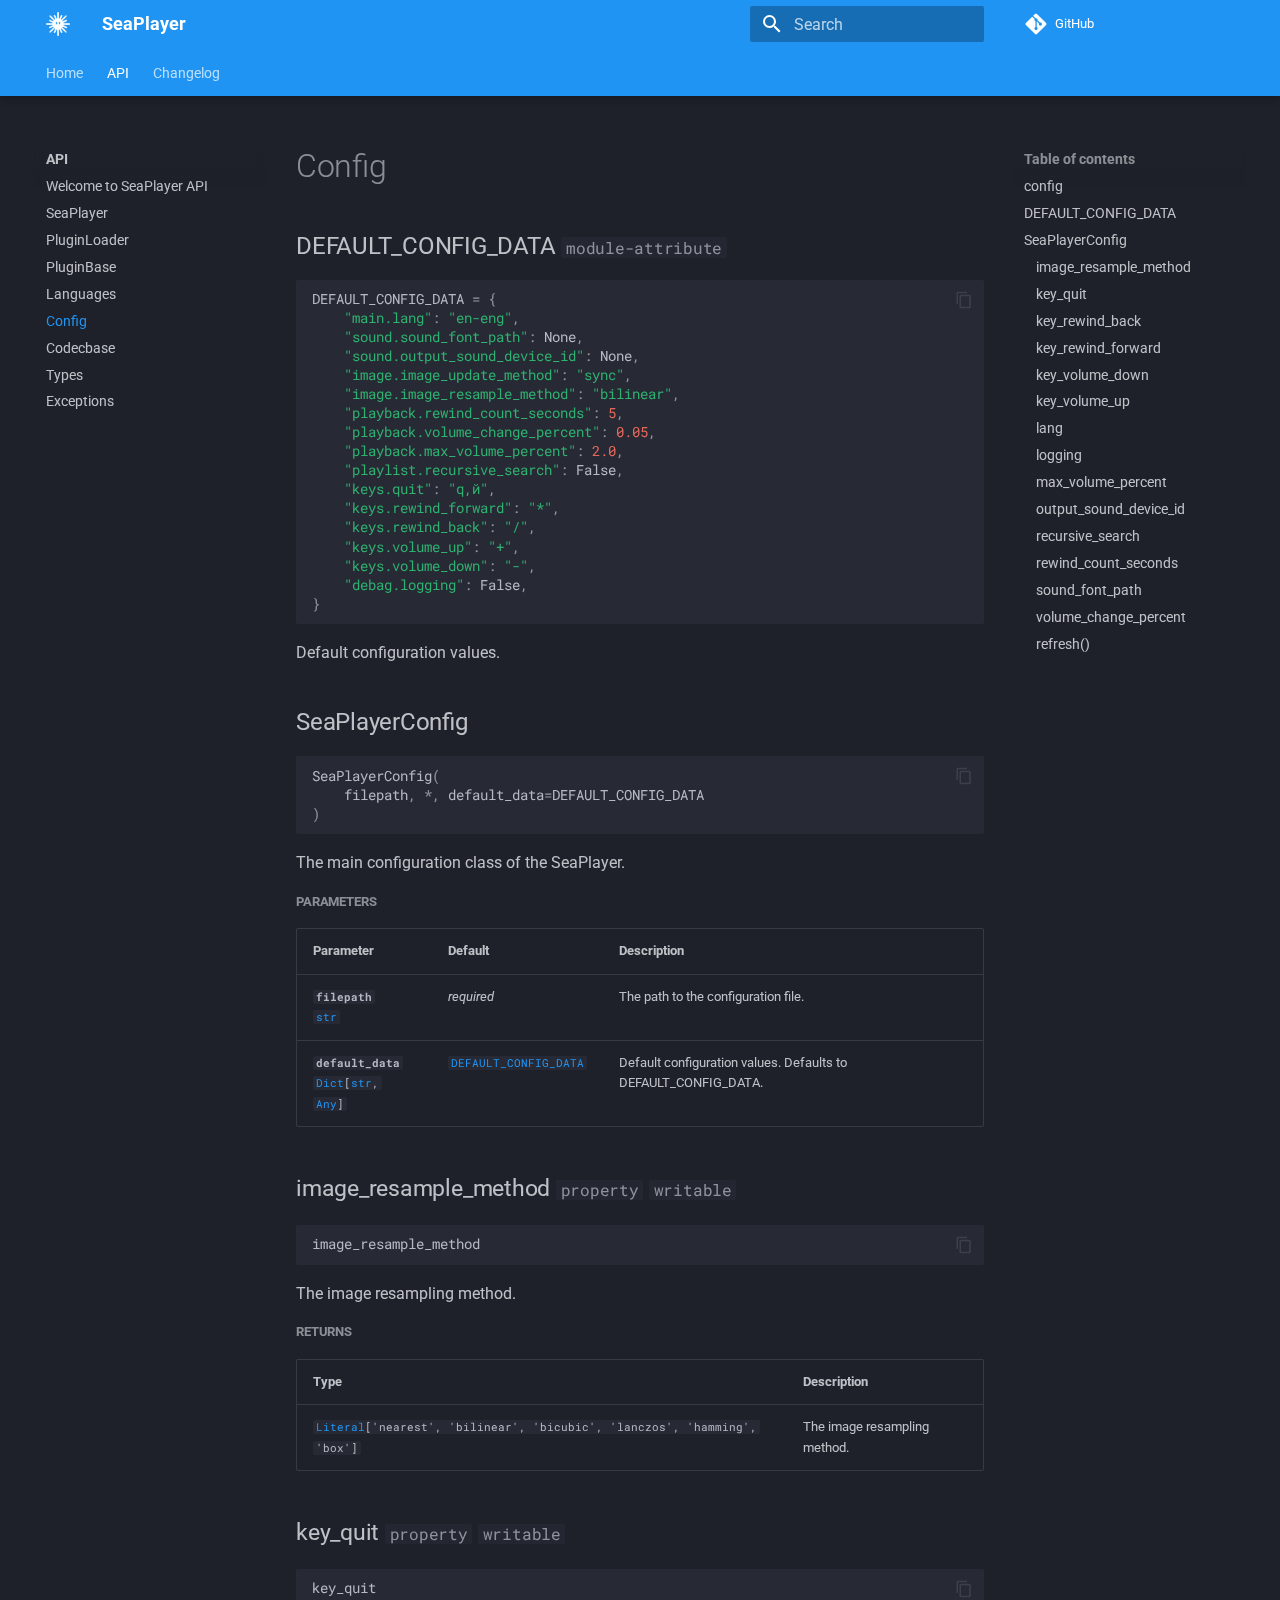
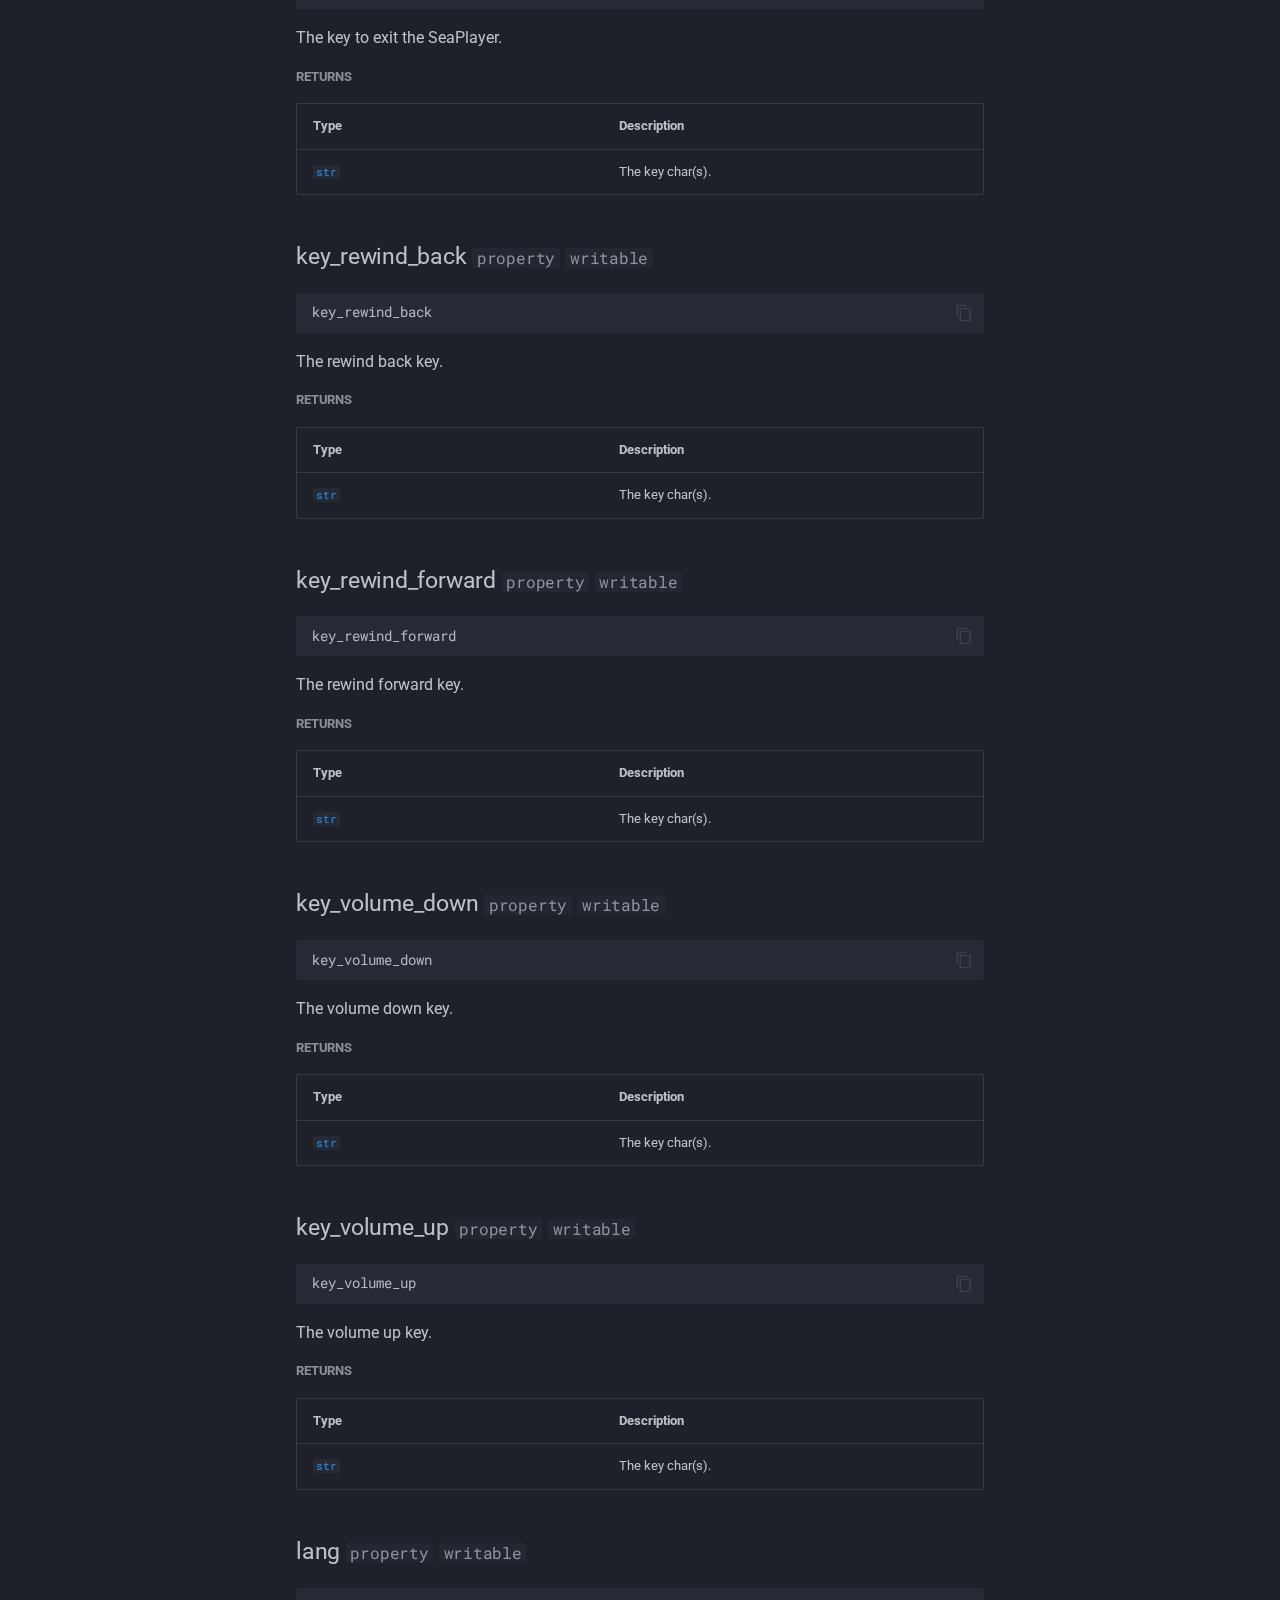
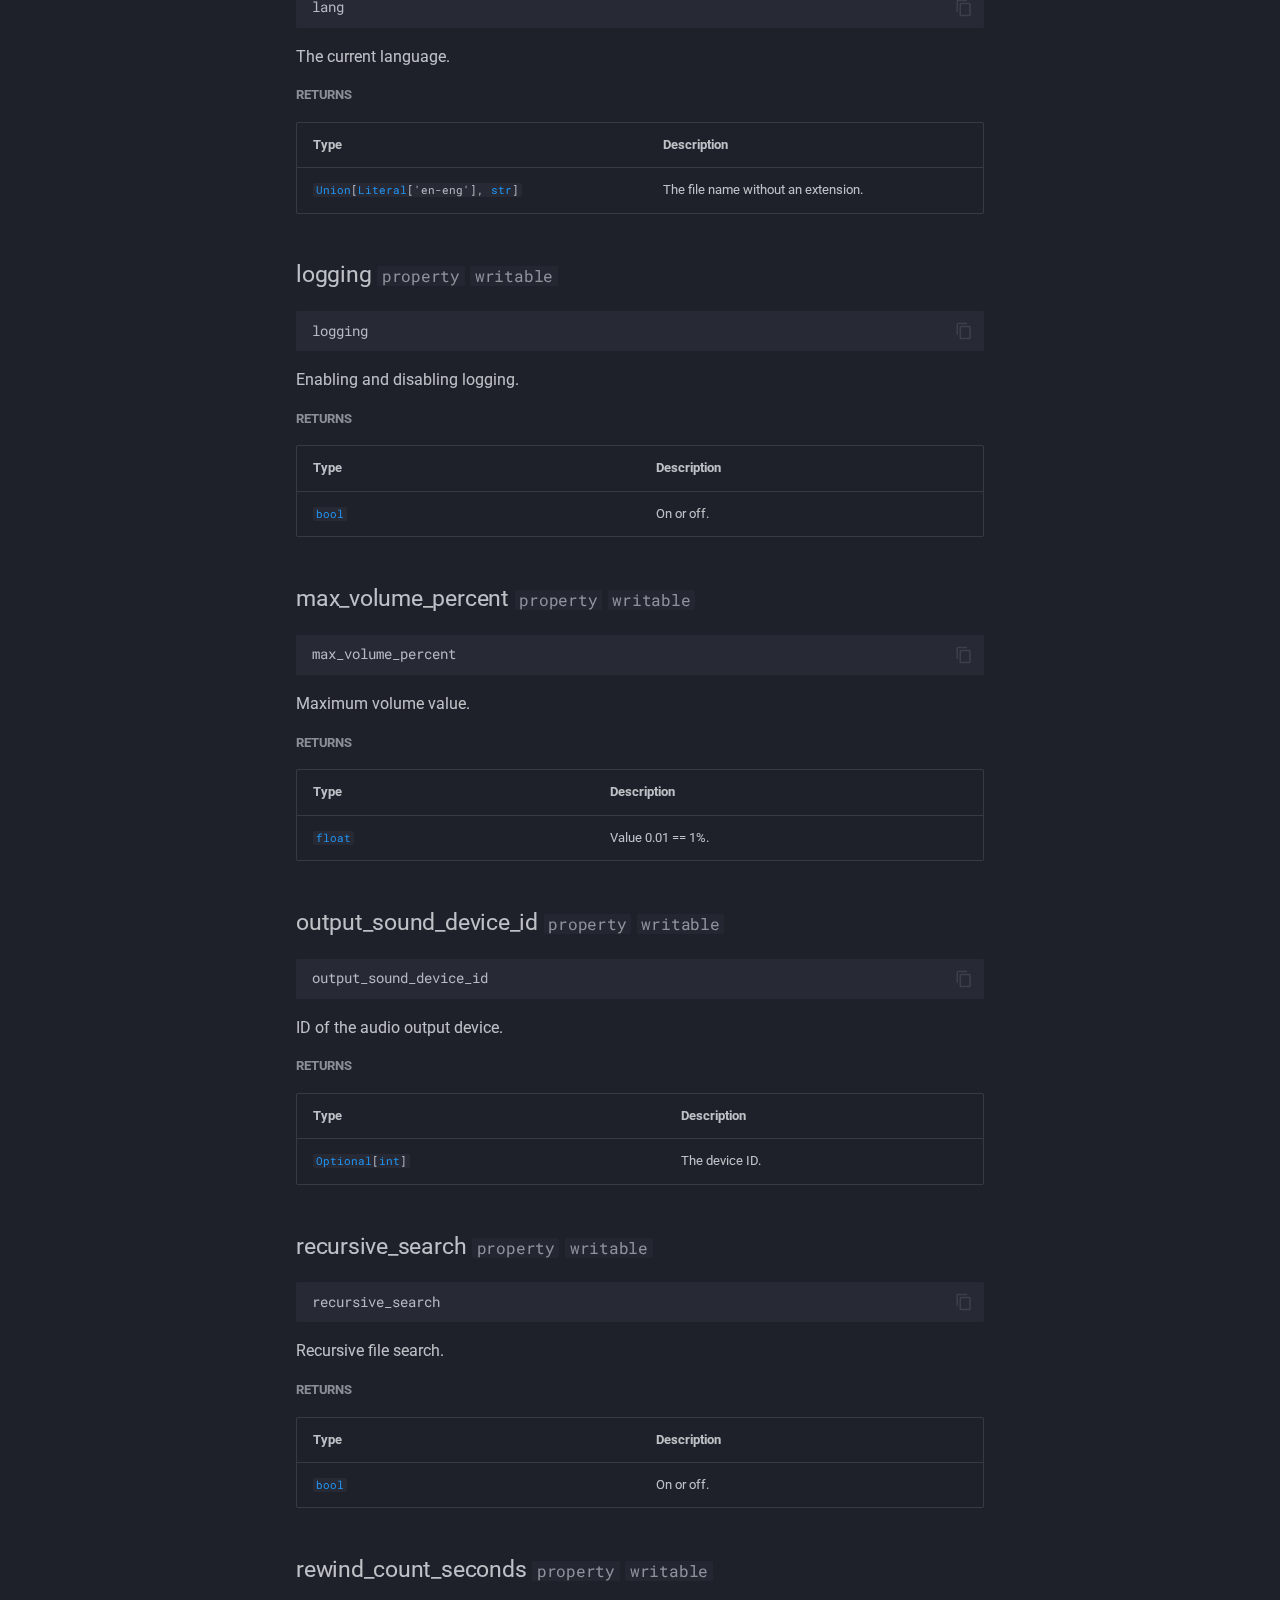
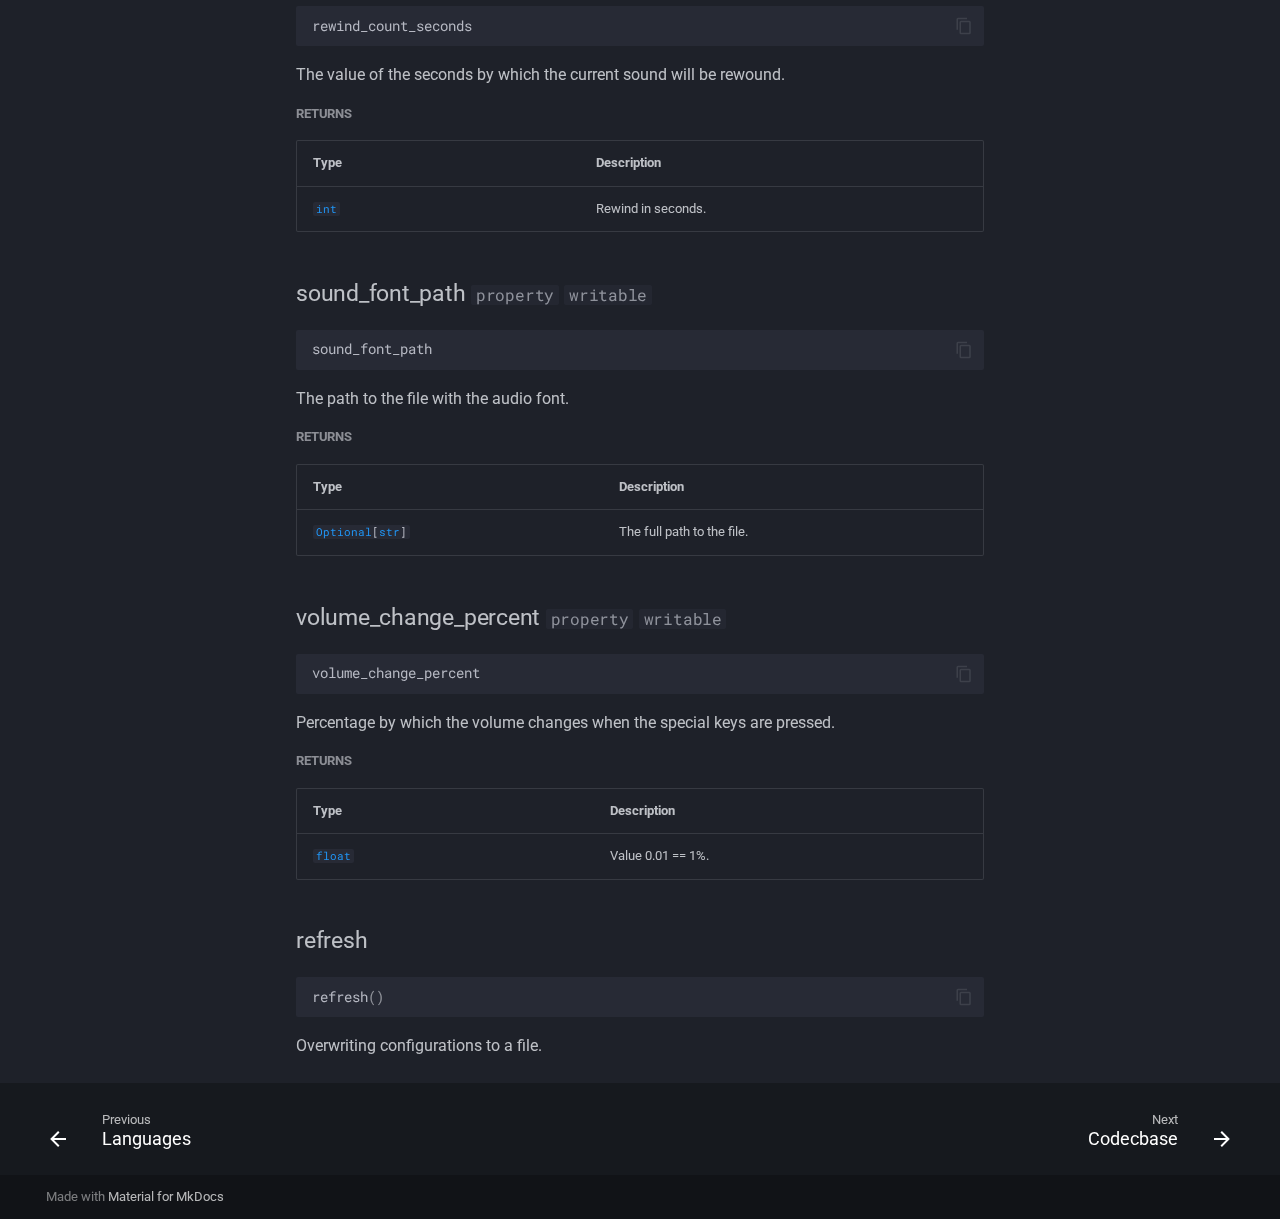
<file: docs/api/config/index.html>
<!doctype html>
<html lang="en" class="no-js">
  <head>
    
      <meta charset="utf-8">
      <meta name="viewport" content="width=device-width,initial-scale=1">
      
      
      
      
        <link rel="prev" href="../languages/">
      
      
        <link rel="next" href="../codecbase/">
      
      
      <link rel="icon" href="../../assets/logo.png">
      <meta name="generator" content="mkdocs-1.5.3, mkdocs-material-9.5.2">
    
    
      
        <title>Config - SeaPlayer</title>
      
    
    
      <link rel="stylesheet" href="../../assets/stylesheets/main.50c56a3b.min.css">
      
        
        <link rel="stylesheet" href="../../assets/stylesheets/palette.06af60db.min.css">
      
      


    
    
      
    
    
      
        
        
        <link rel="preconnect" href="https://fonts.gstatic.com" crossorigin>
        <link rel="stylesheet" href="https://fonts.googleapis.com/css?family=Roboto:300,300i,400,400i,700,700i%7CRoboto+Mono:400,400i,700,700i&display=fallback">
        <style>:root{--md-text-font:"Roboto";--md-code-font:"Roboto Mono"}</style>
      
    
    
      <link rel="stylesheet" href="../../assets/_mkdocstrings.css">
    
    <script>__md_scope=new URL("../..",location),__md_hash=e=>[...e].reduce((e,_)=>(e<<5)-e+_.charCodeAt(0),0),__md_get=(e,_=localStorage,t=__md_scope)=>JSON.parse(_.getItem(t.pathname+"."+e)),__md_set=(e,_,t=localStorage,a=__md_scope)=>{try{t.setItem(a.pathname+"."+e,JSON.stringify(_))}catch(e){}}</script>
    
      

    
    
    
  </head>
  
  
    
    
    
    
    
    <body dir="ltr" data-md-color-scheme="slate" data-md-color-primary="blue" data-md-color-accent="indigo">
  
    
    <input class="md-toggle" data-md-toggle="drawer" type="checkbox" id="__drawer" autocomplete="off">
    <input class="md-toggle" data-md-toggle="search" type="checkbox" id="__search" autocomplete="off">
    <label class="md-overlay" for="__drawer"></label>
    <div data-md-component="skip">
      
        
        <a href="#seaplayer.config" class="md-skip">
          Skip to content
        </a>
      
    </div>
    <div data-md-component="announce">
      
    </div>
    
    
      

  

<header class="md-header md-header--shadow md-header--lifted" data-md-component="header">
  <nav class="md-header__inner md-grid" aria-label="Header">
    <a href="../.." title="SeaPlayer" class="md-header__button md-logo" aria-label="SeaPlayer" data-md-component="logo">
      
  <img src="../../assets/logo.png" alt="logo">

    </a>
    <label class="md-header__button md-icon" for="__drawer">
      
      <svg xmlns="http://www.w3.org/2000/svg" viewBox="0 0 24 24"><path d="M3 6h18v2H3V6m0 5h18v2H3v-2m0 5h18v2H3v-2Z"/></svg>
    </label>
    <div class="md-header__title" data-md-component="header-title">
      <div class="md-header__ellipsis">
        <div class="md-header__topic">
          <span class="md-ellipsis">
            SeaPlayer
          </span>
        </div>
        <div class="md-header__topic" data-md-component="header-topic">
          <span class="md-ellipsis">
            
              Config
            
          </span>
        </div>
      </div>
    </div>
    
      
    
    
    
    
      <label class="md-header__button md-icon" for="__search">
        
        <svg xmlns="http://www.w3.org/2000/svg" viewBox="0 0 24 24"><path d="M9.5 3A6.5 6.5 0 0 1 16 9.5c0 1.61-.59 3.09-1.56 4.23l.27.27h.79l5 5-1.5 1.5-5-5v-.79l-.27-.27A6.516 6.516 0 0 1 9.5 16 6.5 6.5 0 0 1 3 9.5 6.5 6.5 0 0 1 9.5 3m0 2C7 5 5 7 5 9.5S7 14 9.5 14 14 12 14 9.5 12 5 9.5 5Z"/></svg>
      </label>
      <div class="md-search" data-md-component="search" role="dialog">
  <label class="md-search__overlay" for="__search"></label>
  <div class="md-search__inner" role="search">
    <form class="md-search__form" name="search">
      <input type="text" class="md-search__input" name="query" aria-label="Search" placeholder="Search" autocapitalize="off" autocorrect="off" autocomplete="off" spellcheck="false" data-md-component="search-query" required>
      <label class="md-search__icon md-icon" for="__search">
        
        <svg xmlns="http://www.w3.org/2000/svg" viewBox="0 0 24 24"><path d="M9.5 3A6.5 6.5 0 0 1 16 9.5c0 1.61-.59 3.09-1.56 4.23l.27.27h.79l5 5-1.5 1.5-5-5v-.79l-.27-.27A6.516 6.516 0 0 1 9.5 16 6.5 6.5 0 0 1 3 9.5 6.5 6.5 0 0 1 9.5 3m0 2C7 5 5 7 5 9.5S7 14 9.5 14 14 12 14 9.5 12 5 9.5 5Z"/></svg>
        
        <svg xmlns="http://www.w3.org/2000/svg" viewBox="0 0 24 24"><path d="M20 11v2H8l5.5 5.5-1.42 1.42L4.16 12l7.92-7.92L13.5 5.5 8 11h12Z"/></svg>
      </label>
      <nav class="md-search__options" aria-label="Search">
        
        <button type="reset" class="md-search__icon md-icon" title="Clear" aria-label="Clear" tabindex="-1">
          
          <svg xmlns="http://www.w3.org/2000/svg" viewBox="0 0 24 24"><path d="M19 6.41 17.59 5 12 10.59 6.41 5 5 6.41 10.59 12 5 17.59 6.41 19 12 13.41 17.59 19 19 17.59 13.41 12 19 6.41Z"/></svg>
        </button>
      </nav>
      
    </form>
    <div class="md-search__output">
      <div class="md-search__scrollwrap" data-md-scrollfix>
        <div class="md-search-result" data-md-component="search-result">
          <div class="md-search-result__meta">
            Initializing search
          </div>
          <ol class="md-search-result__list" role="presentation"></ol>
        </div>
      </div>
    </div>
  </div>
</div>
    
    
      <div class="md-header__source">
        <a href="https://github.com/romanin-rf/SeaPlayer" title="Go to repository" class="md-source" data-md-component="source">
  <div class="md-source__icon md-icon">
    
    <svg xmlns="http://www.w3.org/2000/svg" viewBox="0 0 448 512"><!--! Font Awesome Free 6.5.1 by @fontawesome - https://fontawesome.com License - https://fontawesome.com/license/free (Icons: CC BY 4.0, Fonts: SIL OFL 1.1, Code: MIT License) Copyright 2023 Fonticons, Inc.--><path d="M439.55 236.05 244 40.45a28.87 28.87 0 0 0-40.81 0l-40.66 40.63 51.52 51.52c27.06-9.14 52.68 16.77 43.39 43.68l49.66 49.66c34.23-11.8 61.18 31 35.47 56.69-26.49 26.49-70.21-2.87-56-37.34L240.22 199v121.85c25.3 12.54 22.26 41.85 9.08 55a34.34 34.34 0 0 1-48.55 0c-17.57-17.6-11.07-46.91 11.25-56v-123c-20.8-8.51-24.6-30.74-18.64-45L142.57 101 8.45 235.14a28.86 28.86 0 0 0 0 40.81l195.61 195.6a28.86 28.86 0 0 0 40.8 0l194.69-194.69a28.86 28.86 0 0 0 0-40.81z"/></svg>
  </div>
  <div class="md-source__repository">
    GitHub
  </div>
</a>
      </div>
    
  </nav>
  
    
      
<nav class="md-tabs" aria-label="Tabs" data-md-component="tabs">
  <div class="md-grid">
    <ul class="md-tabs__list">
      
        
  
  
  
    
    
      <li class="md-tabs__item">
        <a href="../.." class="md-tabs__link">
          
  
    
  
  Home

        </a>
      </li>
    
  

      
        
  
  
    
  
  
    
    
      <li class="md-tabs__item md-tabs__item--active">
        <a href="../" class="md-tabs__link">
          
  
    
  
  API

        </a>
      </li>
    
  

      
        
  
  
  
    <li class="md-tabs__item">
      <a href="../../changelog/" class="md-tabs__link">
        
  
    
  
  Сhangelog

      </a>
    </li>
  

      
    </ul>
  </div>
</nav>
    
  
</header>
    
    <div class="md-container" data-md-component="container">
      
      
        
      
      <main class="md-main" data-md-component="main">
        <div class="md-main__inner md-grid">
          
            
              
              <div class="md-sidebar md-sidebar--primary" data-md-component="sidebar" data-md-type="navigation" >
                <div class="md-sidebar__scrollwrap">
                  <div class="md-sidebar__inner">
                    


  


<nav class="md-nav md-nav--primary md-nav--lifted" aria-label="Navigation" data-md-level="0">
  <label class="md-nav__title" for="__drawer">
    <a href="../.." title="SeaPlayer" class="md-nav__button md-logo" aria-label="SeaPlayer" data-md-component="logo">
      
  <img src="../../assets/logo.png" alt="logo">

    </a>
    SeaPlayer
  </label>
  
    <div class="md-nav__source">
      <a href="https://github.com/romanin-rf/SeaPlayer" title="Go to repository" class="md-source" data-md-component="source">
  <div class="md-source__icon md-icon">
    
    <svg xmlns="http://www.w3.org/2000/svg" viewBox="0 0 448 512"><!--! Font Awesome Free 6.5.1 by @fontawesome - https://fontawesome.com License - https://fontawesome.com/license/free (Icons: CC BY 4.0, Fonts: SIL OFL 1.1, Code: MIT License) Copyright 2023 Fonticons, Inc.--><path d="M439.55 236.05 244 40.45a28.87 28.87 0 0 0-40.81 0l-40.66 40.63 51.52 51.52c27.06-9.14 52.68 16.77 43.39 43.68l49.66 49.66c34.23-11.8 61.18 31 35.47 56.69-26.49 26.49-70.21-2.87-56-37.34L240.22 199v121.85c25.3 12.54 22.26 41.85 9.08 55a34.34 34.34 0 0 1-48.55 0c-17.57-17.6-11.07-46.91 11.25-56v-123c-20.8-8.51-24.6-30.74-18.64-45L142.57 101 8.45 235.14a28.86 28.86 0 0 0 0 40.81l195.61 195.6a28.86 28.86 0 0 0 40.8 0l194.69-194.69a28.86 28.86 0 0 0 0-40.81z"/></svg>
  </div>
  <div class="md-source__repository">
    GitHub
  </div>
</a>
    </div>
  
  <ul class="md-nav__list" data-md-scrollfix>
    
      
      
  
  
  
  
    
    
      
        
          
        
      
        
          
        
      
        
      
        
      
    
    
    
    
      
      
    
    <li class="md-nav__item md-nav__item--section md-nav__item--nested">
      
        
        
        
        <input class="md-nav__toggle md-toggle " type="checkbox" id="__nav_1" >
        
          
          
          <div class="md-nav__link md-nav__container">
            <a href="../.." class="md-nav__link ">
              
  
  <span class="md-ellipsis">
    Home
  </span>
  

            </a>
            
              
              <label class="md-nav__link " for="__nav_1" id="__nav_1_label" tabindex="">
                <span class="md-nav__icon md-icon"></span>
              </label>
            
          </div>
        
        <nav class="md-nav" data-md-level="1" aria-labelledby="__nav_1_label" aria-expanded="false">
          <label class="md-nav__title" for="__nav_1">
            <span class="md-nav__icon md-icon"></span>
            Home
          </label>
          <ul class="md-nav__list" data-md-scrollfix>
            
              
            
              
                
  
  
  
  
    <li class="md-nav__item">
      <a href="../.." class="md-nav__link">
        
  
  <span class="md-ellipsis">
    Welcome to SeaPlayer
  </span>
  

      </a>
    </li>
  

              
            
              
                
  
  
  
  
    <li class="md-nav__item">
      <a href="../../plugin-cli-home/" class="md-nav__link">
        
  
  <span class="md-ellipsis">
    Plugin CLI
  </span>
  

      </a>
    </li>
  

              
            
              
                
  
  
  
  
    <li class="md-nav__item">
      <a href="../../plugin-dev-home/" class="md-nav__link">
        
  
  <span class="md-ellipsis">
    Plugin Development
  </span>
  

      </a>
    </li>
  

              
            
          </ul>
        </nav>
      
    </li>
  

    
      
      
  
  
    
  
  
  
    
    
      
        
          
        
      
        
          
        
      
        
      
        
      
        
      
        
      
        
      
        
      
        
      
        
      
    
    
    
    
      
      
    
    <li class="md-nav__item md-nav__item--active md-nav__item--section md-nav__item--nested">
      
        
        
        
        <input class="md-nav__toggle md-toggle " type="checkbox" id="__nav_2" checked>
        
          
          
          <div class="md-nav__link md-nav__container">
            <a href="../" class="md-nav__link ">
              
  
  <span class="md-ellipsis">
    API
  </span>
  

            </a>
            
              
              <label class="md-nav__link " for="__nav_2" id="__nav_2_label" tabindex="">
                <span class="md-nav__icon md-icon"></span>
              </label>
            
          </div>
        
        <nav class="md-nav" data-md-level="1" aria-labelledby="__nav_2_label" aria-expanded="true">
          <label class="md-nav__title" for="__nav_2">
            <span class="md-nav__icon md-icon"></span>
            API
          </label>
          <ul class="md-nav__list" data-md-scrollfix>
            
              
            
              
                
  
  
  
  
    <li class="md-nav__item">
      <a href="../" class="md-nav__link">
        
  
  <span class="md-ellipsis">
    Welcome to SeaPlayer API
  </span>
  

      </a>
    </li>
  

              
            
              
                
  
  
  
  
    <li class="md-nav__item">
      <a href="../seaplayer/" class="md-nav__link">
        
  
  <span class="md-ellipsis">
    SeaPlayer
  </span>
  

      </a>
    </li>
  

              
            
              
                
  
  
  
  
    <li class="md-nav__item">
      <a href="../pluginloader/" class="md-nav__link">
        
  
  <span class="md-ellipsis">
    PluginLoader
  </span>
  

      </a>
    </li>
  

              
            
              
                
  
  
  
  
    <li class="md-nav__item">
      <a href="../pluginbase/" class="md-nav__link">
        
  
  <span class="md-ellipsis">
    PluginBase
  </span>
  

      </a>
    </li>
  

              
            
              
                
  
  
  
  
    <li class="md-nav__item">
      <a href="../languages/" class="md-nav__link">
        
  
  <span class="md-ellipsis">
    Languages
  </span>
  

      </a>
    </li>
  

              
            
              
                
  
  
    
  
  
  
    <li class="md-nav__item md-nav__item--active">
      
      <input class="md-nav__toggle md-toggle" type="checkbox" id="__toc">
      
      
      
        <label class="md-nav__link md-nav__link--active" for="__toc">
          
  
  <span class="md-ellipsis">
    Config
  </span>
  

          <span class="md-nav__icon md-icon"></span>
        </label>
      
      <a href="./" class="md-nav__link md-nav__link--active">
        
  
  <span class="md-ellipsis">
    Config
  </span>
  

      </a>
      
        

<nav class="md-nav md-nav--secondary" aria-label="Table of contents">
  
  
  
  
    <label class="md-nav__title" for="__toc">
      <span class="md-nav__icon md-icon"></span>
      Table of contents
    </label>
    <ul class="md-nav__list" data-md-component="toc" data-md-scrollfix>
      
        <li class="md-nav__item">
  <a href="#seaplayer.config" class="md-nav__link">
    <span class="md-ellipsis">
      config
    </span>
  </a>
  
</li>
      
        <li class="md-nav__item">
  <a href="#seaplayer.config.DEFAULT_CONFIG_DATA" class="md-nav__link">
    <span class="md-ellipsis">
      DEFAULT_CONFIG_DATA
    </span>
  </a>
  
</li>
      
        <li class="md-nav__item">
  <a href="#seaplayer.config.SeaPlayerConfig" class="md-nav__link">
    <span class="md-ellipsis">
      SeaPlayerConfig
    </span>
  </a>
  
    <nav class="md-nav" aria-label="SeaPlayerConfig">
      <ul class="md-nav__list">
        
          <li class="md-nav__item">
  <a href="#seaplayer.config.SeaPlayerConfig.image_resample_method" class="md-nav__link">
    <span class="md-ellipsis">
      image_resample_method
    </span>
  </a>
  
</li>
        
          <li class="md-nav__item">
  <a href="#seaplayer.config.SeaPlayerConfig.key_quit" class="md-nav__link">
    <span class="md-ellipsis">
      key_quit
    </span>
  </a>
  
</li>
        
          <li class="md-nav__item">
  <a href="#seaplayer.config.SeaPlayerConfig.key_rewind_back" class="md-nav__link">
    <span class="md-ellipsis">
      key_rewind_back
    </span>
  </a>
  
</li>
        
          <li class="md-nav__item">
  <a href="#seaplayer.config.SeaPlayerConfig.key_rewind_forward" class="md-nav__link">
    <span class="md-ellipsis">
      key_rewind_forward
    </span>
  </a>
  
</li>
        
          <li class="md-nav__item">
  <a href="#seaplayer.config.SeaPlayerConfig.key_volume_down" class="md-nav__link">
    <span class="md-ellipsis">
      key_volume_down
    </span>
  </a>
  
</li>
        
          <li class="md-nav__item">
  <a href="#seaplayer.config.SeaPlayerConfig.key_volume_up" class="md-nav__link">
    <span class="md-ellipsis">
      key_volume_up
    </span>
  </a>
  
</li>
        
          <li class="md-nav__item">
  <a href="#seaplayer.config.SeaPlayerConfig.lang" class="md-nav__link">
    <span class="md-ellipsis">
      lang
    </span>
  </a>
  
</li>
        
          <li class="md-nav__item">
  <a href="#seaplayer.config.SeaPlayerConfig.logging" class="md-nav__link">
    <span class="md-ellipsis">
      logging
    </span>
  </a>
  
</li>
        
          <li class="md-nav__item">
  <a href="#seaplayer.config.SeaPlayerConfig.max_volume_percent" class="md-nav__link">
    <span class="md-ellipsis">
      max_volume_percent
    </span>
  </a>
  
</li>
        
          <li class="md-nav__item">
  <a href="#seaplayer.config.SeaPlayerConfig.output_sound_device_id" class="md-nav__link">
    <span class="md-ellipsis">
      output_sound_device_id
    </span>
  </a>
  
</li>
        
          <li class="md-nav__item">
  <a href="#seaplayer.config.SeaPlayerConfig.recursive_search" class="md-nav__link">
    <span class="md-ellipsis">
      recursive_search
    </span>
  </a>
  
</li>
        
          <li class="md-nav__item">
  <a href="#seaplayer.config.SeaPlayerConfig.rewind_count_seconds" class="md-nav__link">
    <span class="md-ellipsis">
      rewind_count_seconds
    </span>
  </a>
  
</li>
        
          <li class="md-nav__item">
  <a href="#seaplayer.config.SeaPlayerConfig.sound_font_path" class="md-nav__link">
    <span class="md-ellipsis">
      sound_font_path
    </span>
  </a>
  
</li>
        
          <li class="md-nav__item">
  <a href="#seaplayer.config.SeaPlayerConfig.volume_change_percent" class="md-nav__link">
    <span class="md-ellipsis">
      volume_change_percent
    </span>
  </a>
  
</li>
        
          <li class="md-nav__item">
  <a href="#seaplayer.config.SeaPlayerConfig.refresh" class="md-nav__link">
    <span class="md-ellipsis">
      refresh()
    </span>
  </a>
  
</li>
        
      </ul>
    </nav>
  
</li>
      
    </ul>
  
</nav>
      
    </li>
  

              
            
              
                
  
  
  
  
    <li class="md-nav__item">
      <a href="../codecbase/" class="md-nav__link">
        
  
  <span class="md-ellipsis">
    Codecbase
  </span>
  

      </a>
    </li>
  

              
            
              
                
  
  
  
  
    <li class="md-nav__item">
      <a href="../types/" class="md-nav__link">
        
  
  <span class="md-ellipsis">
    Types
  </span>
  

      </a>
    </li>
  

              
            
              
                
  
  
  
  
    <li class="md-nav__item">
      <a href="../exceptions/" class="md-nav__link">
        
  
  <span class="md-ellipsis">
    Exceptions
  </span>
  

      </a>
    </li>
  

              
            
          </ul>
        </nav>
      
    </li>
  

    
      
      
  
  
  
  
    <li class="md-nav__item">
      <a href="../../changelog/" class="md-nav__link">
        
  
  <span class="md-ellipsis">
    Сhangelog
  </span>
  

      </a>
    </li>
  

    
  </ul>
</nav>
                  </div>
                </div>
              </div>
            
            
              
              <div class="md-sidebar md-sidebar--secondary" data-md-component="sidebar" data-md-type="toc" >
                <div class="md-sidebar__scrollwrap">
                  <div class="md-sidebar__inner">
                    

<nav class="md-nav md-nav--secondary" aria-label="Table of contents">
  
  
  
  
    <label class="md-nav__title" for="__toc">
      <span class="md-nav__icon md-icon"></span>
      Table of contents
    </label>
    <ul class="md-nav__list" data-md-component="toc" data-md-scrollfix>
      
        <li class="md-nav__item">
  <a href="#seaplayer.config" class="md-nav__link">
    <span class="md-ellipsis">
      config
    </span>
  </a>
  
</li>
      
        <li class="md-nav__item">
  <a href="#seaplayer.config.DEFAULT_CONFIG_DATA" class="md-nav__link">
    <span class="md-ellipsis">
      DEFAULT_CONFIG_DATA
    </span>
  </a>
  
</li>
      
        <li class="md-nav__item">
  <a href="#seaplayer.config.SeaPlayerConfig" class="md-nav__link">
    <span class="md-ellipsis">
      SeaPlayerConfig
    </span>
  </a>
  
    <nav class="md-nav" aria-label="SeaPlayerConfig">
      <ul class="md-nav__list">
        
          <li class="md-nav__item">
  <a href="#seaplayer.config.SeaPlayerConfig.image_resample_method" class="md-nav__link">
    <span class="md-ellipsis">
      image_resample_method
    </span>
  </a>
  
</li>
        
          <li class="md-nav__item">
  <a href="#seaplayer.config.SeaPlayerConfig.key_quit" class="md-nav__link">
    <span class="md-ellipsis">
      key_quit
    </span>
  </a>
  
</li>
        
          <li class="md-nav__item">
  <a href="#seaplayer.config.SeaPlayerConfig.key_rewind_back" class="md-nav__link">
    <span class="md-ellipsis">
      key_rewind_back
    </span>
  </a>
  
</li>
        
          <li class="md-nav__item">
  <a href="#seaplayer.config.SeaPlayerConfig.key_rewind_forward" class="md-nav__link">
    <span class="md-ellipsis">
      key_rewind_forward
    </span>
  </a>
  
</li>
        
          <li class="md-nav__item">
  <a href="#seaplayer.config.SeaPlayerConfig.key_volume_down" class="md-nav__link">
    <span class="md-ellipsis">
      key_volume_down
    </span>
  </a>
  
</li>
        
          <li class="md-nav__item">
  <a href="#seaplayer.config.SeaPlayerConfig.key_volume_up" class="md-nav__link">
    <span class="md-ellipsis">
      key_volume_up
    </span>
  </a>
  
</li>
        
          <li class="md-nav__item">
  <a href="#seaplayer.config.SeaPlayerConfig.lang" class="md-nav__link">
    <span class="md-ellipsis">
      lang
    </span>
  </a>
  
</li>
        
          <li class="md-nav__item">
  <a href="#seaplayer.config.SeaPlayerConfig.logging" class="md-nav__link">
    <span class="md-ellipsis">
      logging
    </span>
  </a>
  
</li>
        
          <li class="md-nav__item">
  <a href="#seaplayer.config.SeaPlayerConfig.max_volume_percent" class="md-nav__link">
    <span class="md-ellipsis">
      max_volume_percent
    </span>
  </a>
  
</li>
        
          <li class="md-nav__item">
  <a href="#seaplayer.config.SeaPlayerConfig.output_sound_device_id" class="md-nav__link">
    <span class="md-ellipsis">
      output_sound_device_id
    </span>
  </a>
  
</li>
        
          <li class="md-nav__item">
  <a href="#seaplayer.config.SeaPlayerConfig.recursive_search" class="md-nav__link">
    <span class="md-ellipsis">
      recursive_search
    </span>
  </a>
  
</li>
        
          <li class="md-nav__item">
  <a href="#seaplayer.config.SeaPlayerConfig.rewind_count_seconds" class="md-nav__link">
    <span class="md-ellipsis">
      rewind_count_seconds
    </span>
  </a>
  
</li>
        
          <li class="md-nav__item">
  <a href="#seaplayer.config.SeaPlayerConfig.sound_font_path" class="md-nav__link">
    <span class="md-ellipsis">
      sound_font_path
    </span>
  </a>
  
</li>
        
          <li class="md-nav__item">
  <a href="#seaplayer.config.SeaPlayerConfig.volume_change_percent" class="md-nav__link">
    <span class="md-ellipsis">
      volume_change_percent
    </span>
  </a>
  
</li>
        
          <li class="md-nav__item">
  <a href="#seaplayer.config.SeaPlayerConfig.refresh" class="md-nav__link">
    <span class="md-ellipsis">
      refresh()
    </span>
  </a>
  
</li>
        
      </ul>
    </nav>
  
</li>
      
    </ul>
  
</nav>
                  </div>
                </div>
              </div>
            
          
          
            <div class="md-content" data-md-component="content">
              <article class="md-content__inner md-typeset">
                
                  

  
  


  <h1>Config</h1>

<div class="doc doc-object doc-module">



<a id="seaplayer.config"></a>
  <div class="doc doc-contents first">

  

  <div class="doc doc-children">







<div class="doc doc-object doc-attribute">




<h2 id="seaplayer.config.DEFAULT_CONFIG_DATA" class="doc doc-heading">
          <span class="doc doc-object-name doc-attribute-name">DEFAULT_CONFIG_DATA</span>

  
  <span class="doc doc-labels">
      <small class="doc doc-label doc-label-module-attribute"><code>module-attribute</code></small>
  </span>

<a href="#seaplayer.config.DEFAULT_CONFIG_DATA" class="headerlink" title="Permanent link">&para;</a></h2>
<div class="doc-signature highlight"><pre><span></span><code><span id="__span-0-1"><a id="__codelineno-0-1" name="__codelineno-0-1" href="#__codelineno-0-1"></a><span class="n">DEFAULT_CONFIG_DATA</span> <span class="o">=</span> <span class="p">{</span>
</span><span id="__span-0-2"><a id="__codelineno-0-2" name="__codelineno-0-2" href="#__codelineno-0-2"></a>    <span class="s2">&quot;main.lang&quot;</span><span class="p">:</span> <span class="s2">&quot;en-eng&quot;</span><span class="p">,</span>
</span><span id="__span-0-3"><a id="__codelineno-0-3" name="__codelineno-0-3" href="#__codelineno-0-3"></a>    <span class="s2">&quot;sound.sound_font_path&quot;</span><span class="p">:</span> <span class="kc">None</span><span class="p">,</span>
</span><span id="__span-0-4"><a id="__codelineno-0-4" name="__codelineno-0-4" href="#__codelineno-0-4"></a>    <span class="s2">&quot;sound.output_sound_device_id&quot;</span><span class="p">:</span> <span class="kc">None</span><span class="p">,</span>
</span><span id="__span-0-5"><a id="__codelineno-0-5" name="__codelineno-0-5" href="#__codelineno-0-5"></a>    <span class="s2">&quot;image.image_update_method&quot;</span><span class="p">:</span> <span class="s2">&quot;sync&quot;</span><span class="p">,</span>
</span><span id="__span-0-6"><a id="__codelineno-0-6" name="__codelineno-0-6" href="#__codelineno-0-6"></a>    <span class="s2">&quot;image.image_resample_method&quot;</span><span class="p">:</span> <span class="s2">&quot;bilinear&quot;</span><span class="p">,</span>
</span><span id="__span-0-7"><a id="__codelineno-0-7" name="__codelineno-0-7" href="#__codelineno-0-7"></a>    <span class="s2">&quot;playback.rewind_count_seconds&quot;</span><span class="p">:</span> <span class="mi">5</span><span class="p">,</span>
</span><span id="__span-0-8"><a id="__codelineno-0-8" name="__codelineno-0-8" href="#__codelineno-0-8"></a>    <span class="s2">&quot;playback.volume_change_percent&quot;</span><span class="p">:</span> <span class="mf">0.05</span><span class="p">,</span>
</span><span id="__span-0-9"><a id="__codelineno-0-9" name="__codelineno-0-9" href="#__codelineno-0-9"></a>    <span class="s2">&quot;playback.max_volume_percent&quot;</span><span class="p">:</span> <span class="mf">2.0</span><span class="p">,</span>
</span><span id="__span-0-10"><a id="__codelineno-0-10" name="__codelineno-0-10" href="#__codelineno-0-10"></a>    <span class="s2">&quot;playlist.recursive_search&quot;</span><span class="p">:</span> <span class="kc">False</span><span class="p">,</span>
</span><span id="__span-0-11"><a id="__codelineno-0-11" name="__codelineno-0-11" href="#__codelineno-0-11"></a>    <span class="s2">&quot;keys.quit&quot;</span><span class="p">:</span> <span class="s2">&quot;q,й&quot;</span><span class="p">,</span>
</span><span id="__span-0-12"><a id="__codelineno-0-12" name="__codelineno-0-12" href="#__codelineno-0-12"></a>    <span class="s2">&quot;keys.rewind_forward&quot;</span><span class="p">:</span> <span class="s2">&quot;*&quot;</span><span class="p">,</span>
</span><span id="__span-0-13"><a id="__codelineno-0-13" name="__codelineno-0-13" href="#__codelineno-0-13"></a>    <span class="s2">&quot;keys.rewind_back&quot;</span><span class="p">:</span> <span class="s2">&quot;/&quot;</span><span class="p">,</span>
</span><span id="__span-0-14"><a id="__codelineno-0-14" name="__codelineno-0-14" href="#__codelineno-0-14"></a>    <span class="s2">&quot;keys.volume_up&quot;</span><span class="p">:</span> <span class="s2">&quot;+&quot;</span><span class="p">,</span>
</span><span id="__span-0-15"><a id="__codelineno-0-15" name="__codelineno-0-15" href="#__codelineno-0-15"></a>    <span class="s2">&quot;keys.volume_down&quot;</span><span class="p">:</span> <span class="s2">&quot;-&quot;</span><span class="p">,</span>
</span><span id="__span-0-16"><a id="__codelineno-0-16" name="__codelineno-0-16" href="#__codelineno-0-16"></a>    <span class="s2">&quot;debag.logging&quot;</span><span class="p">:</span> <span class="kc">False</span><span class="p">,</span>
</span><span id="__span-0-17"><a id="__codelineno-0-17" name="__codelineno-0-17" href="#__codelineno-0-17"></a><span class="p">}</span>
</span></code></pre></div>

  <div class="doc doc-contents ">
  
      <p>Default configuration values.</p>
  </div>

</div>


<div class="doc doc-object doc-class">




<h2 id="seaplayer.config.SeaPlayerConfig" class="doc doc-heading">
          <span class="doc doc-object-name doc-class-name">SeaPlayerConfig</span>


<a href="#seaplayer.config.SeaPlayerConfig" class="headerlink" title="Permanent link">&para;</a></h2>
<div class="doc-signature highlight"><pre><span></span><code><span id="__span-0-1"><a id="__codelineno-0-1" name="__codelineno-0-1" href="#__codelineno-0-1"></a><span class="n">SeaPlayerConfig</span><span class="p">(</span>
</span><span id="__span-0-2"><a id="__codelineno-0-2" name="__codelineno-0-2" href="#__codelineno-0-2"></a>    <span class="n">filepath</span><span class="p">,</span> <span class="o">*</span><span class="p">,</span> <span class="n">default_data</span><span class="o">=</span><span class="n">DEFAULT_CONFIG_DATA</span>
</span><span id="__span-0-3"><a id="__codelineno-0-3" name="__codelineno-0-3" href="#__codelineno-0-3"></a><span class="p">)</span>
</span></code></pre></div>

  <div class="doc doc-contents ">

  
      <p>The main configuration class of the SeaPlayer.</p>
  

  <h5>Parameters</h5>
  <table>
    <thead>
      <tr>
        <th>Parameter</th>
        <th>Default</th>
        <th>Description</th>
      </tr>
    </thead>
    <tbody>
        <tr>
          <td>
            <strong><code>filepath</code></strong>
            <br>
                <code><a class="autorefs autorefs-external" href="https://docs.python.org/3/library/stdtypes.html#str">str</a></code>
          </td>
          <td>
            <em>required</em>
          </td>
          <td><p>The path to the configuration file.</p></td>
        </tr>
        <tr>
          <td>
            <strong><code>default_data</code></strong>
            <br>
                <code><a class="autorefs autorefs-external" title="typing.Dict" href="https://docs.python.org/3/library/typing.html#typing.Dict">Dict</a>[<a class="autorefs autorefs-external" href="https://docs.python.org/3/library/stdtypes.html#str">str</a>, <a class="autorefs autorefs-external" title="typing.Any" href="https://docs.python.org/3/library/typing.html#typing.Any">Any</a>]</code>
          </td>
          <td>
            <code><a class="autorefs autorefs-internal" title="seaplayer.config.DEFAULT_CONFIG_DATA" href="#seaplayer.config.DEFAULT_CONFIG_DATA">DEFAULT_CONFIG_DATA</a></code>
          </td>
          <td><p>Default configuration values. Defaults to DEFAULT_CONFIG_DATA.</p></td>
        </tr>
    </tbody>
  </table>


  

  <div class="doc doc-children">







<div class="doc doc-object doc-attribute">




<h3 id="seaplayer.config.SeaPlayerConfig.image_resample_method" class="doc doc-heading">
          <span class="doc doc-object-name doc-attribute-name">image_resample_method</span>

  
  <span class="doc doc-labels">
      <small class="doc doc-label doc-label-property"><code>property</code></small>
      <small class="doc doc-label doc-label-writable"><code>writable</code></small>
  </span>

<a href="#seaplayer.config.SeaPlayerConfig.image_resample_method" class="headerlink" title="Permanent link">&para;</a></h3>
<div class="doc-signature highlight"><pre><span></span><code><span id="__span-0-1"><a id="__codelineno-0-1" name="__codelineno-0-1" href="#__codelineno-0-1"></a><span class="n">image_resample_method</span>
</span></code></pre></div>

  <div class="doc doc-contents ">
  
      <p>The image resampling method.</p>

  <h5>Returns</h5>
  <table>
    <thead>
      <tr>
        <th>Type</th>
        <th>Description</th>
      </tr>
    </thead>
    <tbody>
        <tr>
          <td>
                <code><a class="autorefs autorefs-external" title="typing.Literal" href="https://docs.python.org/3/library/typing.html#typing.Literal">Literal</a>[&#39;nearest&#39;, &#39;bilinear&#39;, &#39;bicubic&#39;, &#39;lanczos&#39;, &#39;hamming&#39;, &#39;box&#39;]</code>
          </td>
          <td><p>The image resampling method.</p></td>
        </tr>
    </tbody>
  </table>
  </div>

</div>

<div class="doc doc-object doc-attribute">




<h3 id="seaplayer.config.SeaPlayerConfig.key_quit" class="doc doc-heading">
          <span class="doc doc-object-name doc-attribute-name">key_quit</span>

  
  <span class="doc doc-labels">
      <small class="doc doc-label doc-label-property"><code>property</code></small>
      <small class="doc doc-label doc-label-writable"><code>writable</code></small>
  </span>

<a href="#seaplayer.config.SeaPlayerConfig.key_quit" class="headerlink" title="Permanent link">&para;</a></h3>
<div class="doc-signature highlight"><pre><span></span><code><span id="__span-0-1"><a id="__codelineno-0-1" name="__codelineno-0-1" href="#__codelineno-0-1"></a><span class="n">key_quit</span>
</span></code></pre></div>

  <div class="doc doc-contents ">
  
      <p>The key to exit the SeaPlayer.</p>

  <h5>Returns</h5>
  <table>
    <thead>
      <tr>
        <th>Type</th>
        <th>Description</th>
      </tr>
    </thead>
    <tbody>
        <tr>
          <td>
                <code><a class="autorefs autorefs-external" href="https://docs.python.org/3/library/stdtypes.html#str">str</a></code>
          </td>
          <td><p>The key char(s).</p></td>
        </tr>
    </tbody>
  </table>
  </div>

</div>

<div class="doc doc-object doc-attribute">




<h3 id="seaplayer.config.SeaPlayerConfig.key_rewind_back" class="doc doc-heading">
          <span class="doc doc-object-name doc-attribute-name">key_rewind_back</span>

  
  <span class="doc doc-labels">
      <small class="doc doc-label doc-label-property"><code>property</code></small>
      <small class="doc doc-label doc-label-writable"><code>writable</code></small>
  </span>

<a href="#seaplayer.config.SeaPlayerConfig.key_rewind_back" class="headerlink" title="Permanent link">&para;</a></h3>
<div class="doc-signature highlight"><pre><span></span><code><span id="__span-0-1"><a id="__codelineno-0-1" name="__codelineno-0-1" href="#__codelineno-0-1"></a><span class="n">key_rewind_back</span>
</span></code></pre></div>

  <div class="doc doc-contents ">
  
      <p>The rewind back key.</p>

  <h5>Returns</h5>
  <table>
    <thead>
      <tr>
        <th>Type</th>
        <th>Description</th>
      </tr>
    </thead>
    <tbody>
        <tr>
          <td>
                <code><a class="autorefs autorefs-external" href="https://docs.python.org/3/library/stdtypes.html#str">str</a></code>
          </td>
          <td><p>The key char(s).</p></td>
        </tr>
    </tbody>
  </table>
  </div>

</div>

<div class="doc doc-object doc-attribute">




<h3 id="seaplayer.config.SeaPlayerConfig.key_rewind_forward" class="doc doc-heading">
          <span class="doc doc-object-name doc-attribute-name">key_rewind_forward</span>

  
  <span class="doc doc-labels">
      <small class="doc doc-label doc-label-property"><code>property</code></small>
      <small class="doc doc-label doc-label-writable"><code>writable</code></small>
  </span>

<a href="#seaplayer.config.SeaPlayerConfig.key_rewind_forward" class="headerlink" title="Permanent link">&para;</a></h3>
<div class="doc-signature highlight"><pre><span></span><code><span id="__span-0-1"><a id="__codelineno-0-1" name="__codelineno-0-1" href="#__codelineno-0-1"></a><span class="n">key_rewind_forward</span>
</span></code></pre></div>

  <div class="doc doc-contents ">
  
      <p>The rewind forward key.</p>

  <h5>Returns</h5>
  <table>
    <thead>
      <tr>
        <th>Type</th>
        <th>Description</th>
      </tr>
    </thead>
    <tbody>
        <tr>
          <td>
                <code><a class="autorefs autorefs-external" href="https://docs.python.org/3/library/stdtypes.html#str">str</a></code>
          </td>
          <td><p>The key char(s).</p></td>
        </tr>
    </tbody>
  </table>
  </div>

</div>

<div class="doc doc-object doc-attribute">




<h3 id="seaplayer.config.SeaPlayerConfig.key_volume_down" class="doc doc-heading">
          <span class="doc doc-object-name doc-attribute-name">key_volume_down</span>

  
  <span class="doc doc-labels">
      <small class="doc doc-label doc-label-property"><code>property</code></small>
      <small class="doc doc-label doc-label-writable"><code>writable</code></small>
  </span>

<a href="#seaplayer.config.SeaPlayerConfig.key_volume_down" class="headerlink" title="Permanent link">&para;</a></h3>
<div class="doc-signature highlight"><pre><span></span><code><span id="__span-0-1"><a id="__codelineno-0-1" name="__codelineno-0-1" href="#__codelineno-0-1"></a><span class="n">key_volume_down</span>
</span></code></pre></div>

  <div class="doc doc-contents ">
  
      <p>The volume down key.</p>

  <h5>Returns</h5>
  <table>
    <thead>
      <tr>
        <th>Type</th>
        <th>Description</th>
      </tr>
    </thead>
    <tbody>
        <tr>
          <td>
                <code><a class="autorefs autorefs-external" href="https://docs.python.org/3/library/stdtypes.html#str">str</a></code>
          </td>
          <td><p>The key char(s).</p></td>
        </tr>
    </tbody>
  </table>
  </div>

</div>

<div class="doc doc-object doc-attribute">




<h3 id="seaplayer.config.SeaPlayerConfig.key_volume_up" class="doc doc-heading">
          <span class="doc doc-object-name doc-attribute-name">key_volume_up</span>

  
  <span class="doc doc-labels">
      <small class="doc doc-label doc-label-property"><code>property</code></small>
      <small class="doc doc-label doc-label-writable"><code>writable</code></small>
  </span>

<a href="#seaplayer.config.SeaPlayerConfig.key_volume_up" class="headerlink" title="Permanent link">&para;</a></h3>
<div class="doc-signature highlight"><pre><span></span><code><span id="__span-0-1"><a id="__codelineno-0-1" name="__codelineno-0-1" href="#__codelineno-0-1"></a><span class="n">key_volume_up</span>
</span></code></pre></div>

  <div class="doc doc-contents ">
  
      <p>The volume up key.</p>

  <h5>Returns</h5>
  <table>
    <thead>
      <tr>
        <th>Type</th>
        <th>Description</th>
      </tr>
    </thead>
    <tbody>
        <tr>
          <td>
                <code><a class="autorefs autorefs-external" href="https://docs.python.org/3/library/stdtypes.html#str">str</a></code>
          </td>
          <td><p>The key char(s).</p></td>
        </tr>
    </tbody>
  </table>
  </div>

</div>

<div class="doc doc-object doc-attribute">




<h3 id="seaplayer.config.SeaPlayerConfig.lang" class="doc doc-heading">
          <span class="doc doc-object-name doc-attribute-name">lang</span>

  
  <span class="doc doc-labels">
      <small class="doc doc-label doc-label-property"><code>property</code></small>
      <small class="doc doc-label doc-label-writable"><code>writable</code></small>
  </span>

<a href="#seaplayer.config.SeaPlayerConfig.lang" class="headerlink" title="Permanent link">&para;</a></h3>
<div class="doc-signature highlight"><pre><span></span><code><span id="__span-0-1"><a id="__codelineno-0-1" name="__codelineno-0-1" href="#__codelineno-0-1"></a><span class="n">lang</span>
</span></code></pre></div>

  <div class="doc doc-contents ">
  
      <p>The current language.</p>

  <h5>Returns</h5>
  <table>
    <thead>
      <tr>
        <th>Type</th>
        <th>Description</th>
      </tr>
    </thead>
    <tbody>
        <tr>
          <td>
                <code><a class="autorefs autorefs-external" title="typing.Union" href="https://docs.python.org/3/library/typing.html#typing.Union">Union</a>[<a class="autorefs autorefs-external" title="typing.Literal" href="https://docs.python.org/3/library/typing.html#typing.Literal">Literal</a>[&#39;en-eng&#39;], <a class="autorefs autorefs-external" href="https://docs.python.org/3/library/stdtypes.html#str">str</a>]</code>
          </td>
          <td><p>The file name without an extension.</p></td>
        </tr>
    </tbody>
  </table>
  </div>

</div>

<div class="doc doc-object doc-attribute">




<h3 id="seaplayer.config.SeaPlayerConfig.logging" class="doc doc-heading">
          <span class="doc doc-object-name doc-attribute-name">logging</span>

  
  <span class="doc doc-labels">
      <small class="doc doc-label doc-label-property"><code>property</code></small>
      <small class="doc doc-label doc-label-writable"><code>writable</code></small>
  </span>

<a href="#seaplayer.config.SeaPlayerConfig.logging" class="headerlink" title="Permanent link">&para;</a></h3>
<div class="doc-signature highlight"><pre><span></span><code><span id="__span-0-1"><a id="__codelineno-0-1" name="__codelineno-0-1" href="#__codelineno-0-1"></a><span class="n">logging</span>
</span></code></pre></div>

  <div class="doc doc-contents ">
  
      <p>Enabling and disabling logging.</p>

  <h5>Returns</h5>
  <table>
    <thead>
      <tr>
        <th>Type</th>
        <th>Description</th>
      </tr>
    </thead>
    <tbody>
        <tr>
          <td>
                <code><a class="autorefs autorefs-external" href="https://docs.python.org/3/library/functions.html#bool">bool</a></code>
          </td>
          <td><p>On or off.</p></td>
        </tr>
    </tbody>
  </table>
  </div>

</div>

<div class="doc doc-object doc-attribute">




<h3 id="seaplayer.config.SeaPlayerConfig.max_volume_percent" class="doc doc-heading">
          <span class="doc doc-object-name doc-attribute-name">max_volume_percent</span>

  
  <span class="doc doc-labels">
      <small class="doc doc-label doc-label-property"><code>property</code></small>
      <small class="doc doc-label doc-label-writable"><code>writable</code></small>
  </span>

<a href="#seaplayer.config.SeaPlayerConfig.max_volume_percent" class="headerlink" title="Permanent link">&para;</a></h3>
<div class="doc-signature highlight"><pre><span></span><code><span id="__span-0-1"><a id="__codelineno-0-1" name="__codelineno-0-1" href="#__codelineno-0-1"></a><span class="n">max_volume_percent</span>
</span></code></pre></div>

  <div class="doc doc-contents ">
  
      <p>Maximum volume value.</p>

  <h5>Returns</h5>
  <table>
    <thead>
      <tr>
        <th>Type</th>
        <th>Description</th>
      </tr>
    </thead>
    <tbody>
        <tr>
          <td>
                <code><a class="autorefs autorefs-external" href="https://docs.python.org/3/library/functions.html#float">float</a></code>
          </td>
          <td><p>Value 0.01 == 1%.</p></td>
        </tr>
    </tbody>
  </table>
  </div>

</div>

<div class="doc doc-object doc-attribute">




<h3 id="seaplayer.config.SeaPlayerConfig.output_sound_device_id" class="doc doc-heading">
          <span class="doc doc-object-name doc-attribute-name">output_sound_device_id</span>

  
  <span class="doc doc-labels">
      <small class="doc doc-label doc-label-property"><code>property</code></small>
      <small class="doc doc-label doc-label-writable"><code>writable</code></small>
  </span>

<a href="#seaplayer.config.SeaPlayerConfig.output_sound_device_id" class="headerlink" title="Permanent link">&para;</a></h3>
<div class="doc-signature highlight"><pre><span></span><code><span id="__span-0-1"><a id="__codelineno-0-1" name="__codelineno-0-1" href="#__codelineno-0-1"></a><span class="n">output_sound_device_id</span>
</span></code></pre></div>

  <div class="doc doc-contents ">
  
      <p>ID of the audio output device.</p>

  <h5>Returns</h5>
  <table>
    <thead>
      <tr>
        <th>Type</th>
        <th>Description</th>
      </tr>
    </thead>
    <tbody>
        <tr>
          <td>
                <code><a class="autorefs autorefs-external" title="typing.Optional" href="https://docs.python.org/3/library/typing.html#typing.Optional">Optional</a>[<a class="autorefs autorefs-external" href="https://docs.python.org/3/library/functions.html#int">int</a>]</code>
          </td>
          <td><p>The device ID.</p></td>
        </tr>
    </tbody>
  </table>
  </div>

</div>

<div class="doc doc-object doc-attribute">




<h3 id="seaplayer.config.SeaPlayerConfig.recursive_search" class="doc doc-heading">
          <span class="doc doc-object-name doc-attribute-name">recursive_search</span>

  
  <span class="doc doc-labels">
      <small class="doc doc-label doc-label-property"><code>property</code></small>
      <small class="doc doc-label doc-label-writable"><code>writable</code></small>
  </span>

<a href="#seaplayer.config.SeaPlayerConfig.recursive_search" class="headerlink" title="Permanent link">&para;</a></h3>
<div class="doc-signature highlight"><pre><span></span><code><span id="__span-0-1"><a id="__codelineno-0-1" name="__codelineno-0-1" href="#__codelineno-0-1"></a><span class="n">recursive_search</span>
</span></code></pre></div>

  <div class="doc doc-contents ">
  
      <p>Recursive file search.</p>

  <h5>Returns</h5>
  <table>
    <thead>
      <tr>
        <th>Type</th>
        <th>Description</th>
      </tr>
    </thead>
    <tbody>
        <tr>
          <td>
                <code><a class="autorefs autorefs-external" href="https://docs.python.org/3/library/functions.html#bool">bool</a></code>
          </td>
          <td><p>On or off.</p></td>
        </tr>
    </tbody>
  </table>
  </div>

</div>

<div class="doc doc-object doc-attribute">




<h3 id="seaplayer.config.SeaPlayerConfig.rewind_count_seconds" class="doc doc-heading">
          <span class="doc doc-object-name doc-attribute-name">rewind_count_seconds</span>

  
  <span class="doc doc-labels">
      <small class="doc doc-label doc-label-property"><code>property</code></small>
      <small class="doc doc-label doc-label-writable"><code>writable</code></small>
  </span>

<a href="#seaplayer.config.SeaPlayerConfig.rewind_count_seconds" class="headerlink" title="Permanent link">&para;</a></h3>
<div class="doc-signature highlight"><pre><span></span><code><span id="__span-0-1"><a id="__codelineno-0-1" name="__codelineno-0-1" href="#__codelineno-0-1"></a><span class="n">rewind_count_seconds</span>
</span></code></pre></div>

  <div class="doc doc-contents ">
  
      <p>The value of the seconds by which the current sound will be rewound.</p>

  <h5>Returns</h5>
  <table>
    <thead>
      <tr>
        <th>Type</th>
        <th>Description</th>
      </tr>
    </thead>
    <tbody>
        <tr>
          <td>
                <code><a class="autorefs autorefs-external" href="https://docs.python.org/3/library/functions.html#int">int</a></code>
          </td>
          <td><p>Rewind in seconds.</p></td>
        </tr>
    </tbody>
  </table>
  </div>

</div>

<div class="doc doc-object doc-attribute">




<h3 id="seaplayer.config.SeaPlayerConfig.sound_font_path" class="doc doc-heading">
          <span class="doc doc-object-name doc-attribute-name">sound_font_path</span>

  
  <span class="doc doc-labels">
      <small class="doc doc-label doc-label-property"><code>property</code></small>
      <small class="doc doc-label doc-label-writable"><code>writable</code></small>
  </span>

<a href="#seaplayer.config.SeaPlayerConfig.sound_font_path" class="headerlink" title="Permanent link">&para;</a></h3>
<div class="doc-signature highlight"><pre><span></span><code><span id="__span-0-1"><a id="__codelineno-0-1" name="__codelineno-0-1" href="#__codelineno-0-1"></a><span class="n">sound_font_path</span>
</span></code></pre></div>

  <div class="doc doc-contents ">
  
      <p>The path to the file with the audio font.</p>

  <h5>Returns</h5>
  <table>
    <thead>
      <tr>
        <th>Type</th>
        <th>Description</th>
      </tr>
    </thead>
    <tbody>
        <tr>
          <td>
                <code><a class="autorefs autorefs-external" title="typing.Optional" href="https://docs.python.org/3/library/typing.html#typing.Optional">Optional</a>[<a class="autorefs autorefs-external" href="https://docs.python.org/3/library/stdtypes.html#str">str</a>]</code>
          </td>
          <td><p>The full path to the file.</p></td>
        </tr>
    </tbody>
  </table>
  </div>

</div>

<div class="doc doc-object doc-attribute">




<h3 id="seaplayer.config.SeaPlayerConfig.volume_change_percent" class="doc doc-heading">
          <span class="doc doc-object-name doc-attribute-name">volume_change_percent</span>

  
  <span class="doc doc-labels">
      <small class="doc doc-label doc-label-property"><code>property</code></small>
      <small class="doc doc-label doc-label-writable"><code>writable</code></small>
  </span>

<a href="#seaplayer.config.SeaPlayerConfig.volume_change_percent" class="headerlink" title="Permanent link">&para;</a></h3>
<div class="doc-signature highlight"><pre><span></span><code><span id="__span-0-1"><a id="__codelineno-0-1" name="__codelineno-0-1" href="#__codelineno-0-1"></a><span class="n">volume_change_percent</span>
</span></code></pre></div>

  <div class="doc doc-contents ">
  
      <p>Percentage by which the volume changes when the special keys are pressed.</p>

  <h5>Returns</h5>
  <table>
    <thead>
      <tr>
        <th>Type</th>
        <th>Description</th>
      </tr>
    </thead>
    <tbody>
        <tr>
          <td>
                <code><a class="autorefs autorefs-external" href="https://docs.python.org/3/library/functions.html#float">float</a></code>
          </td>
          <td><p>Value 0.01 == 1%.</p></td>
        </tr>
    </tbody>
  </table>
  </div>

</div>




<div class="doc doc-object doc-function">




<h3 id="seaplayer.config.SeaPlayerConfig.refresh" class="doc doc-heading">
          <span class="doc doc-object-name doc-function-name">refresh</span>


<a href="#seaplayer.config.SeaPlayerConfig.refresh" class="headerlink" title="Permanent link">&para;</a></h3>
<div class="doc-signature highlight"><pre><span></span><code><span id="__span-0-1"><a id="__codelineno-0-1" name="__codelineno-0-1" href="#__codelineno-0-1"></a><span class="n">refresh</span><span class="p">()</span>
</span></code></pre></div>

  <div class="doc doc-contents ">
  
      <p>Overwriting configurations to a file.</p>

  </div>

</div>



  </div>

  </div>

</div>




  </div>

  </div>

</div>












                
              </article>
            </div>
          
          
<script>var target=document.getElementById(location.hash.slice(1));target&&target.name&&(target.checked=target.name.startsWith("__tabbed_"))</script>
        </div>
        
      </main>
      
        <footer class="md-footer">
  
    
      
      <nav class="md-footer__inner md-grid" aria-label="Footer" >
        
          
          <a href="../languages/" class="md-footer__link md-footer__link--prev" aria-label="Previous: Languages">
            <div class="md-footer__button md-icon">
              
              <svg xmlns="http://www.w3.org/2000/svg" viewBox="0 0 24 24"><path d="M20 11v2H8l5.5 5.5-1.42 1.42L4.16 12l7.92-7.92L13.5 5.5 8 11h12Z"/></svg>
            </div>
            <div class="md-footer__title">
              <span class="md-footer__direction">
                Previous
              </span>
              <div class="md-ellipsis">
                Languages
              </div>
            </div>
          </a>
        
        
          
          <a href="../codecbase/" class="md-footer__link md-footer__link--next" aria-label="Next: Codecbase">
            <div class="md-footer__title">
              <span class="md-footer__direction">
                Next
              </span>
              <div class="md-ellipsis">
                Codecbase
              </div>
            </div>
            <div class="md-footer__button md-icon">
              
              <svg xmlns="http://www.w3.org/2000/svg" viewBox="0 0 24 24"><path d="M4 11v2h12l-5.5 5.5 1.42 1.42L19.84 12l-7.92-7.92L10.5 5.5 16 11H4Z"/></svg>
            </div>
          </a>
        
      </nav>
    
  
  <div class="md-footer-meta md-typeset">
    <div class="md-footer-meta__inner md-grid">
      <div class="md-copyright">
  
  
    Made with
    <a href="https://squidfunk.github.io/mkdocs-material/" target="_blank" rel="noopener">
      Material for MkDocs
    </a>
  
</div>
      
    </div>
  </div>
</footer>
      
    </div>
    <div class="md-dialog" data-md-component="dialog">
      <div class="md-dialog__inner md-typeset"></div>
    </div>
    
    
    <script id="__config" type="application/json">{"base": "../..", "features": ["content.code.copy", "content.code.select", "content.code.annotate", "navigation.tabs", "navigation.instant", "navigation.instant.prefetch", "navigation.tabs.sticky", "navigation.sections", "navigation.path", "navigation.indexes", "navigation.footer"], "search": "../../assets/javascripts/workers/search.f886a092.min.js", "translations": {"clipboard.copied": "Copied to clipboard", "clipboard.copy": "Copy to clipboard", "search.result.more.one": "1 more on this page", "search.result.more.other": "# more on this page", "search.result.none": "No matching documents", "search.result.one": "1 matching document", "search.result.other": "# matching documents", "search.result.placeholder": "Type to start searching", "search.result.term.missing": "Missing", "select.version": "Select version"}}</script>
    
    
      <script src="../../assets/javascripts/bundle.d7c377c4.min.js"></script>
      
    
  </body>
</html>
</file>
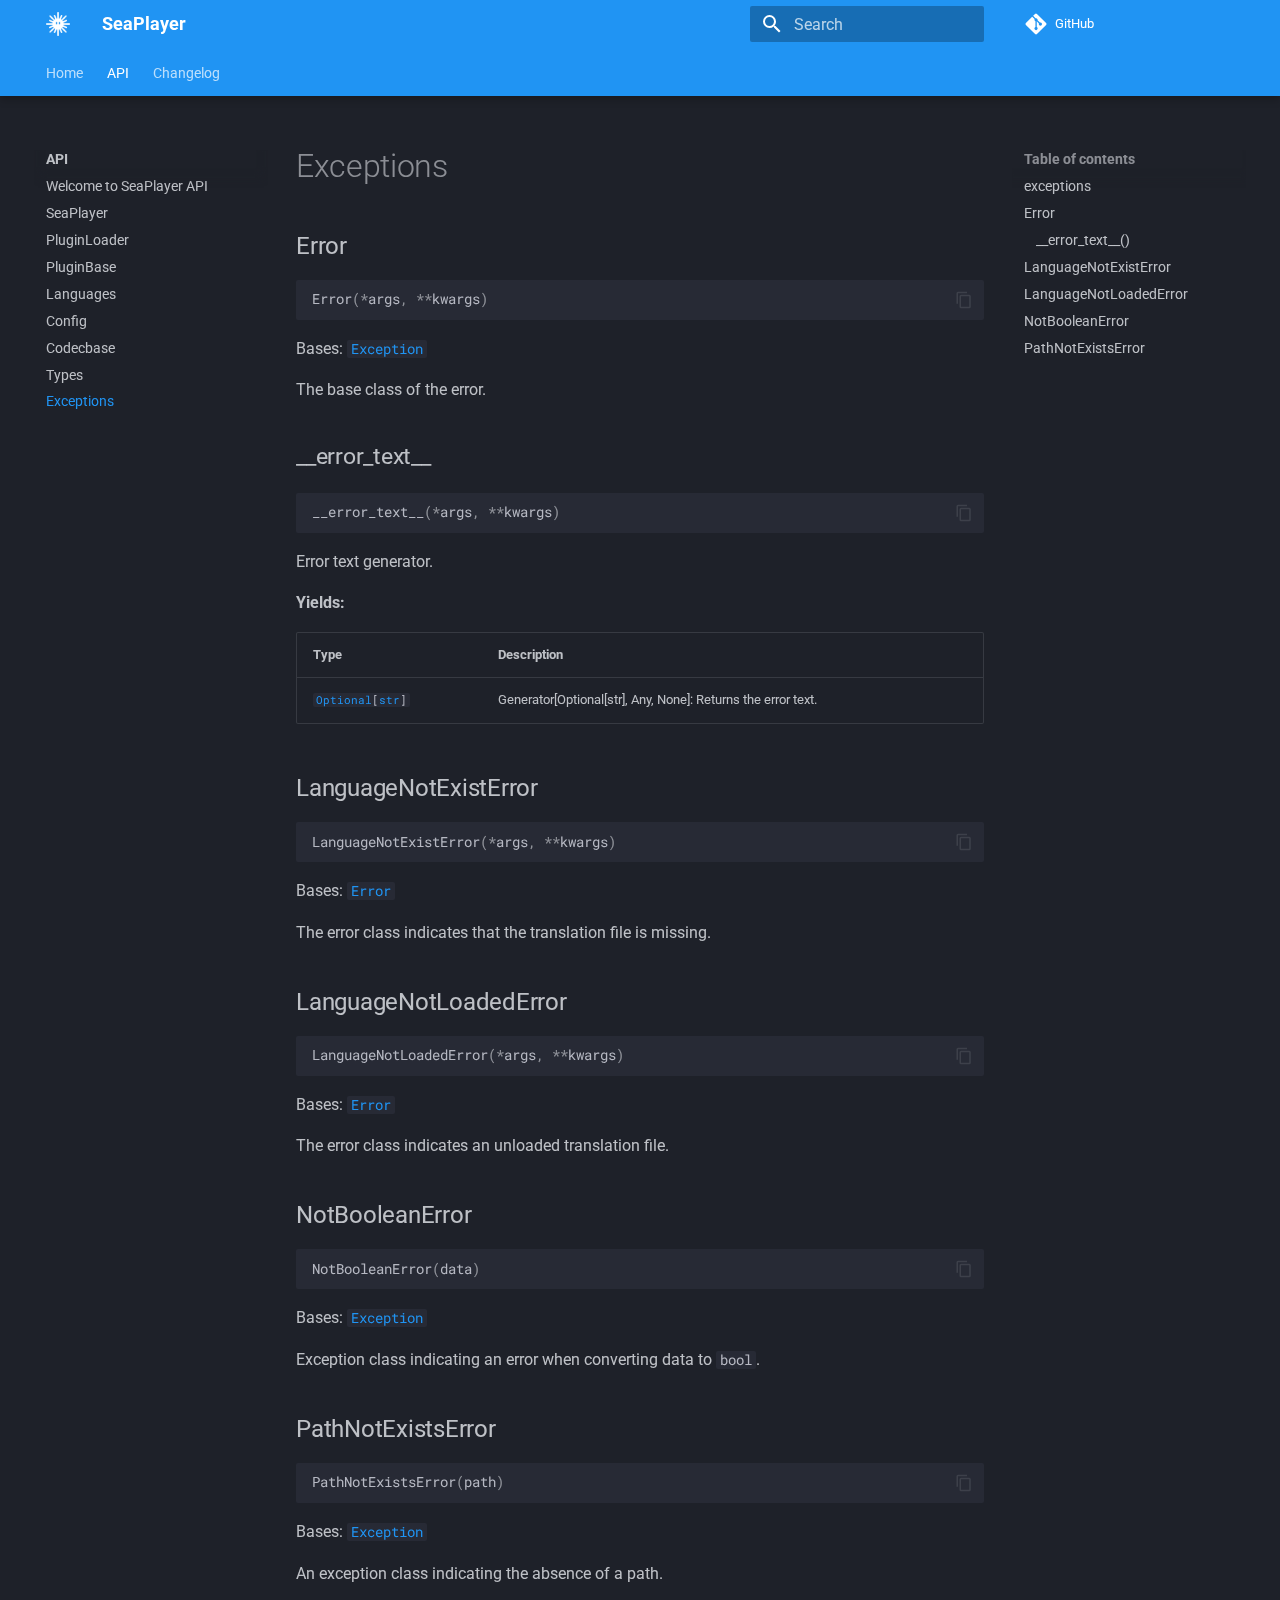
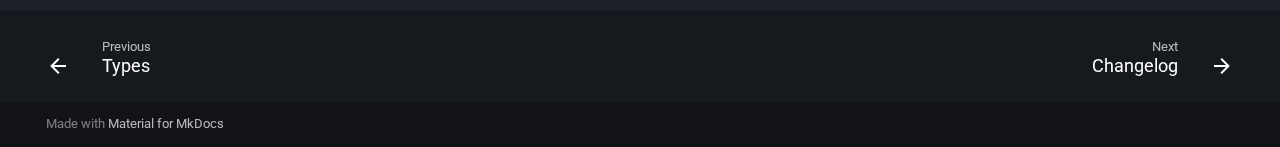
<file: docs/api/exceptions/index.html>
<!doctype html>
<html lang="en" class="no-js">
  <head>
    
      <meta charset="utf-8">
      <meta name="viewport" content="width=device-width,initial-scale=1">
      
      
      
      
        <link rel="prev" href="../types/">
      
      
        <link rel="next" href="../../changelog/">
      
      
      <link rel="icon" href="../../assets/logo.png">
      <meta name="generator" content="mkdocs-1.5.3, mkdocs-material-9.5.2">
    
    
      
        <title>Exceptions - SeaPlayer</title>
      
    
    
      <link rel="stylesheet" href="../../assets/stylesheets/main.50c56a3b.min.css">
      
        
        <link rel="stylesheet" href="../../assets/stylesheets/palette.06af60db.min.css">
      
      


    
    
      
    
    
      
        
        
        <link rel="preconnect" href="https://fonts.gstatic.com" crossorigin>
        <link rel="stylesheet" href="https://fonts.googleapis.com/css?family=Roboto:300,300i,400,400i,700,700i%7CRoboto+Mono:400,400i,700,700i&display=fallback">
        <style>:root{--md-text-font:"Roboto";--md-code-font:"Roboto Mono"}</style>
      
    
    
      <link rel="stylesheet" href="../../assets/_mkdocstrings.css">
    
    <script>__md_scope=new URL("../..",location),__md_hash=e=>[...e].reduce((e,_)=>(e<<5)-e+_.charCodeAt(0),0),__md_get=(e,_=localStorage,t=__md_scope)=>JSON.parse(_.getItem(t.pathname+"."+e)),__md_set=(e,_,t=localStorage,a=__md_scope)=>{try{t.setItem(a.pathname+"."+e,JSON.stringify(_))}catch(e){}}</script>
    
      

    
    
    
  </head>
  
  
    
    
    
    
    
    <body dir="ltr" data-md-color-scheme="slate" data-md-color-primary="blue" data-md-color-accent="indigo">
  
    
    <input class="md-toggle" data-md-toggle="drawer" type="checkbox" id="__drawer" autocomplete="off">
    <input class="md-toggle" data-md-toggle="search" type="checkbox" id="__search" autocomplete="off">
    <label class="md-overlay" for="__drawer"></label>
    <div data-md-component="skip">
      
        
        <a href="#seaplayer.exceptions" class="md-skip">
          Skip to content
        </a>
      
    </div>
    <div data-md-component="announce">
      
    </div>
    
    
      

  

<header class="md-header md-header--shadow md-header--lifted" data-md-component="header">
  <nav class="md-header__inner md-grid" aria-label="Header">
    <a href="../.." title="SeaPlayer" class="md-header__button md-logo" aria-label="SeaPlayer" data-md-component="logo">
      
  <img src="../../assets/logo.png" alt="logo">

    </a>
    <label class="md-header__button md-icon" for="__drawer">
      
      <svg xmlns="http://www.w3.org/2000/svg" viewBox="0 0 24 24"><path d="M3 6h18v2H3V6m0 5h18v2H3v-2m0 5h18v2H3v-2Z"/></svg>
    </label>
    <div class="md-header__title" data-md-component="header-title">
      <div class="md-header__ellipsis">
        <div class="md-header__topic">
          <span class="md-ellipsis">
            SeaPlayer
          </span>
        </div>
        <div class="md-header__topic" data-md-component="header-topic">
          <span class="md-ellipsis">
            
              Exceptions
            
          </span>
        </div>
      </div>
    </div>
    
      
    
    
    
    
      <label class="md-header__button md-icon" for="__search">
        
        <svg xmlns="http://www.w3.org/2000/svg" viewBox="0 0 24 24"><path d="M9.5 3A6.5 6.5 0 0 1 16 9.5c0 1.61-.59 3.09-1.56 4.23l.27.27h.79l5 5-1.5 1.5-5-5v-.79l-.27-.27A6.516 6.516 0 0 1 9.5 16 6.5 6.5 0 0 1 3 9.5 6.5 6.5 0 0 1 9.5 3m0 2C7 5 5 7 5 9.5S7 14 9.5 14 14 12 14 9.5 12 5 9.5 5Z"/></svg>
      </label>
      <div class="md-search" data-md-component="search" role="dialog">
  <label class="md-search__overlay" for="__search"></label>
  <div class="md-search__inner" role="search">
    <form class="md-search__form" name="search">
      <input type="text" class="md-search__input" name="query" aria-label="Search" placeholder="Search" autocapitalize="off" autocorrect="off" autocomplete="off" spellcheck="false" data-md-component="search-query" required>
      <label class="md-search__icon md-icon" for="__search">
        
        <svg xmlns="http://www.w3.org/2000/svg" viewBox="0 0 24 24"><path d="M9.5 3A6.5 6.5 0 0 1 16 9.5c0 1.61-.59 3.09-1.56 4.23l.27.27h.79l5 5-1.5 1.5-5-5v-.79l-.27-.27A6.516 6.516 0 0 1 9.5 16 6.5 6.5 0 0 1 3 9.5 6.5 6.5 0 0 1 9.5 3m0 2C7 5 5 7 5 9.5S7 14 9.5 14 14 12 14 9.5 12 5 9.5 5Z"/></svg>
        
        <svg xmlns="http://www.w3.org/2000/svg" viewBox="0 0 24 24"><path d="M20 11v2H8l5.5 5.5-1.42 1.42L4.16 12l7.92-7.92L13.5 5.5 8 11h12Z"/></svg>
      </label>
      <nav class="md-search__options" aria-label="Search">
        
        <button type="reset" class="md-search__icon md-icon" title="Clear" aria-label="Clear" tabindex="-1">
          
          <svg xmlns="http://www.w3.org/2000/svg" viewBox="0 0 24 24"><path d="M19 6.41 17.59 5 12 10.59 6.41 5 5 6.41 10.59 12 5 17.59 6.41 19 12 13.41 17.59 19 19 17.59 13.41 12 19 6.41Z"/></svg>
        </button>
      </nav>
      
    </form>
    <div class="md-search__output">
      <div class="md-search__scrollwrap" data-md-scrollfix>
        <div class="md-search-result" data-md-component="search-result">
          <div class="md-search-result__meta">
            Initializing search
          </div>
          <ol class="md-search-result__list" role="presentation"></ol>
        </div>
      </div>
    </div>
  </div>
</div>
    
    
      <div class="md-header__source">
        <a href="https://github.com/romanin-rf/SeaPlayer" title="Go to repository" class="md-source" data-md-component="source">
  <div class="md-source__icon md-icon">
    
    <svg xmlns="http://www.w3.org/2000/svg" viewBox="0 0 448 512"><!--! Font Awesome Free 6.5.1 by @fontawesome - https://fontawesome.com License - https://fontawesome.com/license/free (Icons: CC BY 4.0, Fonts: SIL OFL 1.1, Code: MIT License) Copyright 2023 Fonticons, Inc.--><path d="M439.55 236.05 244 40.45a28.87 28.87 0 0 0-40.81 0l-40.66 40.63 51.52 51.52c27.06-9.14 52.68 16.77 43.39 43.68l49.66 49.66c34.23-11.8 61.18 31 35.47 56.69-26.49 26.49-70.21-2.87-56-37.34L240.22 199v121.85c25.3 12.54 22.26 41.85 9.08 55a34.34 34.34 0 0 1-48.55 0c-17.57-17.6-11.07-46.91 11.25-56v-123c-20.8-8.51-24.6-30.74-18.64-45L142.57 101 8.45 235.14a28.86 28.86 0 0 0 0 40.81l195.61 195.6a28.86 28.86 0 0 0 40.8 0l194.69-194.69a28.86 28.86 0 0 0 0-40.81z"/></svg>
  </div>
  <div class="md-source__repository">
    GitHub
  </div>
</a>
      </div>
    
  </nav>
  
    
      
<nav class="md-tabs" aria-label="Tabs" data-md-component="tabs">
  <div class="md-grid">
    <ul class="md-tabs__list">
      
        
  
  
  
    
    
      <li class="md-tabs__item">
        <a href="../.." class="md-tabs__link">
          
  
    
  
  Home

        </a>
      </li>
    
  

      
        
  
  
    
  
  
    
    
      <li class="md-tabs__item md-tabs__item--active">
        <a href="../" class="md-tabs__link">
          
  
    
  
  API

        </a>
      </li>
    
  

      
        
  
  
  
    <li class="md-tabs__item">
      <a href="../../changelog/" class="md-tabs__link">
        
  
    
  
  Сhangelog

      </a>
    </li>
  

      
    </ul>
  </div>
</nav>
    
  
</header>
    
    <div class="md-container" data-md-component="container">
      
      
        
      
      <main class="md-main" data-md-component="main">
        <div class="md-main__inner md-grid">
          
            
              
              <div class="md-sidebar md-sidebar--primary" data-md-component="sidebar" data-md-type="navigation" >
                <div class="md-sidebar__scrollwrap">
                  <div class="md-sidebar__inner">
                    


  


<nav class="md-nav md-nav--primary md-nav--lifted" aria-label="Navigation" data-md-level="0">
  <label class="md-nav__title" for="__drawer">
    <a href="../.." title="SeaPlayer" class="md-nav__button md-logo" aria-label="SeaPlayer" data-md-component="logo">
      
  <img src="../../assets/logo.png" alt="logo">

    </a>
    SeaPlayer
  </label>
  
    <div class="md-nav__source">
      <a href="https://github.com/romanin-rf/SeaPlayer" title="Go to repository" class="md-source" data-md-component="source">
  <div class="md-source__icon md-icon">
    
    <svg xmlns="http://www.w3.org/2000/svg" viewBox="0 0 448 512"><!--! Font Awesome Free 6.5.1 by @fontawesome - https://fontawesome.com License - https://fontawesome.com/license/free (Icons: CC BY 4.0, Fonts: SIL OFL 1.1, Code: MIT License) Copyright 2023 Fonticons, Inc.--><path d="M439.55 236.05 244 40.45a28.87 28.87 0 0 0-40.81 0l-40.66 40.63 51.52 51.52c27.06-9.14 52.68 16.77 43.39 43.68l49.66 49.66c34.23-11.8 61.18 31 35.47 56.69-26.49 26.49-70.21-2.87-56-37.34L240.22 199v121.85c25.3 12.54 22.26 41.85 9.08 55a34.34 34.34 0 0 1-48.55 0c-17.57-17.6-11.07-46.91 11.25-56v-123c-20.8-8.51-24.6-30.74-18.64-45L142.57 101 8.45 235.14a28.86 28.86 0 0 0 0 40.81l195.61 195.6a28.86 28.86 0 0 0 40.8 0l194.69-194.69a28.86 28.86 0 0 0 0-40.81z"/></svg>
  </div>
  <div class="md-source__repository">
    GitHub
  </div>
</a>
    </div>
  
  <ul class="md-nav__list" data-md-scrollfix>
    
      
      
  
  
  
  
    
    
      
        
          
        
      
        
          
        
      
        
      
        
      
    
    
    
    
      
      
    
    <li class="md-nav__item md-nav__item--section md-nav__item--nested">
      
        
        
        
        <input class="md-nav__toggle md-toggle " type="checkbox" id="__nav_1" >
        
          
          
          <div class="md-nav__link md-nav__container">
            <a href="../.." class="md-nav__link ">
              
  
  <span class="md-ellipsis">
    Home
  </span>
  

            </a>
            
              
              <label class="md-nav__link " for="__nav_1" id="__nav_1_label" tabindex="">
                <span class="md-nav__icon md-icon"></span>
              </label>
            
          </div>
        
        <nav class="md-nav" data-md-level="1" aria-labelledby="__nav_1_label" aria-expanded="false">
          <label class="md-nav__title" for="__nav_1">
            <span class="md-nav__icon md-icon"></span>
            Home
          </label>
          <ul class="md-nav__list" data-md-scrollfix>
            
              
            
              
                
  
  
  
  
    <li class="md-nav__item">
      <a href="../.." class="md-nav__link">
        
  
  <span class="md-ellipsis">
    Welcome to SeaPlayer
  </span>
  

      </a>
    </li>
  

              
            
              
                
  
  
  
  
    <li class="md-nav__item">
      <a href="../../plugin-cli-home/" class="md-nav__link">
        
  
  <span class="md-ellipsis">
    Plugin CLI
  </span>
  

      </a>
    </li>
  

              
            
              
                
  
  
  
  
    <li class="md-nav__item">
      <a href="../../plugin-dev-home/" class="md-nav__link">
        
  
  <span class="md-ellipsis">
    Plugin Development
  </span>
  

      </a>
    </li>
  

              
            
          </ul>
        </nav>
      
    </li>
  

    
      
      
  
  
    
  
  
  
    
    
      
        
          
        
      
        
          
        
      
        
      
        
      
        
      
        
      
        
      
        
      
        
      
        
      
    
    
    
    
      
      
    
    <li class="md-nav__item md-nav__item--active md-nav__item--section md-nav__item--nested">
      
        
        
        
        <input class="md-nav__toggle md-toggle " type="checkbox" id="__nav_2" checked>
        
          
          
          <div class="md-nav__link md-nav__container">
            <a href="../" class="md-nav__link ">
              
  
  <span class="md-ellipsis">
    API
  </span>
  

            </a>
            
              
              <label class="md-nav__link " for="__nav_2" id="__nav_2_label" tabindex="">
                <span class="md-nav__icon md-icon"></span>
              </label>
            
          </div>
        
        <nav class="md-nav" data-md-level="1" aria-labelledby="__nav_2_label" aria-expanded="true">
          <label class="md-nav__title" for="__nav_2">
            <span class="md-nav__icon md-icon"></span>
            API
          </label>
          <ul class="md-nav__list" data-md-scrollfix>
            
              
            
              
                
  
  
  
  
    <li class="md-nav__item">
      <a href="../" class="md-nav__link">
        
  
  <span class="md-ellipsis">
    Welcome to SeaPlayer API
  </span>
  

      </a>
    </li>
  

              
            
              
                
  
  
  
  
    <li class="md-nav__item">
      <a href="../seaplayer/" class="md-nav__link">
        
  
  <span class="md-ellipsis">
    SeaPlayer
  </span>
  

      </a>
    </li>
  

              
            
              
                
  
  
  
  
    <li class="md-nav__item">
      <a href="../pluginloader/" class="md-nav__link">
        
  
  <span class="md-ellipsis">
    PluginLoader
  </span>
  

      </a>
    </li>
  

              
            
              
                
  
  
  
  
    <li class="md-nav__item">
      <a href="../pluginbase/" class="md-nav__link">
        
  
  <span class="md-ellipsis">
    PluginBase
  </span>
  

      </a>
    </li>
  

              
            
              
                
  
  
  
  
    <li class="md-nav__item">
      <a href="../languages/" class="md-nav__link">
        
  
  <span class="md-ellipsis">
    Languages
  </span>
  

      </a>
    </li>
  

              
            
              
                
  
  
  
  
    <li class="md-nav__item">
      <a href="../config/" class="md-nav__link">
        
  
  <span class="md-ellipsis">
    Config
  </span>
  

      </a>
    </li>
  

              
            
              
                
  
  
  
  
    <li class="md-nav__item">
      <a href="../codecbase/" class="md-nav__link">
        
  
  <span class="md-ellipsis">
    Codecbase
  </span>
  

      </a>
    </li>
  

              
            
              
                
  
  
  
  
    <li class="md-nav__item">
      <a href="../types/" class="md-nav__link">
        
  
  <span class="md-ellipsis">
    Types
  </span>
  

      </a>
    </li>
  

              
            
              
                
  
  
    
  
  
  
    <li class="md-nav__item md-nav__item--active">
      
      <input class="md-nav__toggle md-toggle" type="checkbox" id="__toc">
      
      
      
        <label class="md-nav__link md-nav__link--active" for="__toc">
          
  
  <span class="md-ellipsis">
    Exceptions
  </span>
  

          <span class="md-nav__icon md-icon"></span>
        </label>
      
      <a href="./" class="md-nav__link md-nav__link--active">
        
  
  <span class="md-ellipsis">
    Exceptions
  </span>
  

      </a>
      
        

<nav class="md-nav md-nav--secondary" aria-label="Table of contents">
  
  
  
  
    <label class="md-nav__title" for="__toc">
      <span class="md-nav__icon md-icon"></span>
      Table of contents
    </label>
    <ul class="md-nav__list" data-md-component="toc" data-md-scrollfix>
      
        <li class="md-nav__item">
  <a href="#seaplayer.exceptions" class="md-nav__link">
    <span class="md-ellipsis">
      exceptions
    </span>
  </a>
  
</li>
      
        <li class="md-nav__item">
  <a href="#seaplayer.exceptions.Error" class="md-nav__link">
    <span class="md-ellipsis">
      Error
    </span>
  </a>
  
    <nav class="md-nav" aria-label="Error">
      <ul class="md-nav__list">
        
          <li class="md-nav__item">
  <a href="#seaplayer.exceptions.Error.__error_text__" class="md-nav__link">
    <span class="md-ellipsis">
      __error_text__()
    </span>
  </a>
  
</li>
        
      </ul>
    </nav>
  
</li>
      
        <li class="md-nav__item">
  <a href="#seaplayer.exceptions.LanguageNotExistError" class="md-nav__link">
    <span class="md-ellipsis">
      LanguageNotExistError
    </span>
  </a>
  
</li>
      
        <li class="md-nav__item">
  <a href="#seaplayer.exceptions.LanguageNotLoadedError" class="md-nav__link">
    <span class="md-ellipsis">
      LanguageNotLoadedError
    </span>
  </a>
  
</li>
      
        <li class="md-nav__item">
  <a href="#seaplayer.exceptions.NotBooleanError" class="md-nav__link">
    <span class="md-ellipsis">
      NotBooleanError
    </span>
  </a>
  
</li>
      
        <li class="md-nav__item">
  <a href="#seaplayer.exceptions.PathNotExistsError" class="md-nav__link">
    <span class="md-ellipsis">
      PathNotExistsError
    </span>
  </a>
  
</li>
      
    </ul>
  
</nav>
      
    </li>
  

              
            
          </ul>
        </nav>
      
    </li>
  

    
      
      
  
  
  
  
    <li class="md-nav__item">
      <a href="../../changelog/" class="md-nav__link">
        
  
  <span class="md-ellipsis">
    Сhangelog
  </span>
  

      </a>
    </li>
  

    
  </ul>
</nav>
                  </div>
                </div>
              </div>
            
            
              
              <div class="md-sidebar md-sidebar--secondary" data-md-component="sidebar" data-md-type="toc" >
                <div class="md-sidebar__scrollwrap">
                  <div class="md-sidebar__inner">
                    

<nav class="md-nav md-nav--secondary" aria-label="Table of contents">
  
  
  
  
    <label class="md-nav__title" for="__toc">
      <span class="md-nav__icon md-icon"></span>
      Table of contents
    </label>
    <ul class="md-nav__list" data-md-component="toc" data-md-scrollfix>
      
        <li class="md-nav__item">
  <a href="#seaplayer.exceptions" class="md-nav__link">
    <span class="md-ellipsis">
      exceptions
    </span>
  </a>
  
</li>
      
        <li class="md-nav__item">
  <a href="#seaplayer.exceptions.Error" class="md-nav__link">
    <span class="md-ellipsis">
      Error
    </span>
  </a>
  
    <nav class="md-nav" aria-label="Error">
      <ul class="md-nav__list">
        
          <li class="md-nav__item">
  <a href="#seaplayer.exceptions.Error.__error_text__" class="md-nav__link">
    <span class="md-ellipsis">
      __error_text__()
    </span>
  </a>
  
</li>
        
      </ul>
    </nav>
  
</li>
      
        <li class="md-nav__item">
  <a href="#seaplayer.exceptions.LanguageNotExistError" class="md-nav__link">
    <span class="md-ellipsis">
      LanguageNotExistError
    </span>
  </a>
  
</li>
      
        <li class="md-nav__item">
  <a href="#seaplayer.exceptions.LanguageNotLoadedError" class="md-nav__link">
    <span class="md-ellipsis">
      LanguageNotLoadedError
    </span>
  </a>
  
</li>
      
        <li class="md-nav__item">
  <a href="#seaplayer.exceptions.NotBooleanError" class="md-nav__link">
    <span class="md-ellipsis">
      NotBooleanError
    </span>
  </a>
  
</li>
      
        <li class="md-nav__item">
  <a href="#seaplayer.exceptions.PathNotExistsError" class="md-nav__link">
    <span class="md-ellipsis">
      PathNotExistsError
    </span>
  </a>
  
</li>
      
    </ul>
  
</nav>
                  </div>
                </div>
              </div>
            
          
          
            <div class="md-content" data-md-component="content">
              <article class="md-content__inner md-typeset">
                
                  

  
  


  <h1>Exceptions</h1>

<div class="doc doc-object doc-module">



<a id="seaplayer.exceptions"></a>
  <div class="doc doc-contents first">

  

  <div class="doc doc-children">








<div class="doc doc-object doc-class">




<h2 id="seaplayer.exceptions.Error" class="doc doc-heading">
          <span class="doc doc-object-name doc-class-name">Error</span>


<a href="#seaplayer.exceptions.Error" class="headerlink" title="Permanent link">&para;</a></h2>
<div class="doc-signature highlight"><pre><span></span><code><span id="__span-0-1"><a id="__codelineno-0-1" name="__codelineno-0-1" href="#__codelineno-0-1"></a><span class="n">Error</span><span class="p">(</span><span class="o">*</span><span class="n">args</span><span class="p">,</span> <span class="o">**</span><span class="n">kwargs</span><span class="p">)</span>
</span></code></pre></div>

  <div class="doc doc-contents ">
          <p class="doc doc-class-bases">
            Bases: <code><a class="autorefs autorefs-external" href="https://docs.python.org/3/library/exceptions.html#Exception">Exception</a></code></p>

  
      <p>The base class of the error.</p>


  

  <div class="doc doc-children">










<div class="doc doc-object doc-function">




<h3 id="seaplayer.exceptions.Error.__error_text__" class="doc doc-heading">
          <span class="doc doc-object-name doc-function-name">__error_text__</span>


<a href="#seaplayer.exceptions.Error.__error_text__" class="headerlink" title="Permanent link">&para;</a></h3>
<div class="doc-signature highlight"><pre><span></span><code><span id="__span-0-1"><a id="__codelineno-0-1" name="__codelineno-0-1" href="#__codelineno-0-1"></a><span class="n">__error_text__</span><span class="p">(</span><span class="o">*</span><span class="n">args</span><span class="p">,</span> <span class="o">**</span><span class="n">kwargs</span><span class="p">)</span>
</span></code></pre></div>

  <div class="doc doc-contents ">
  
      <p>Error text generator.</p>



  <p><strong>Yields:</strong></p>
  <table>
    <thead>
      <tr>
        <th>Type</th>
        <th>Description</th>
      </tr>
    </thead>
    <tbody>
        <tr>
          <td>
                <code><a class="autorefs autorefs-external" title="typing.Optional" href="https://docs.python.org/3/library/typing.html#typing.Optional">Optional</a>[<a class="autorefs autorefs-external" href="https://docs.python.org/3/library/stdtypes.html#str">str</a>]</code>
          </td>
          <td>
            <div class="doc-md-description">
              <p>Generator[Optional[str], Any, None]: Returns the error text.</p>
            </div>
          </td>
        </tr>
    </tbody>
  </table>

  </div>

</div>



  </div>

  </div>

</div>

<div class="doc doc-object doc-class">




<h2 id="seaplayer.exceptions.LanguageNotExistError" class="doc doc-heading">
          <span class="doc doc-object-name doc-class-name">LanguageNotExistError</span>


<a href="#seaplayer.exceptions.LanguageNotExistError" class="headerlink" title="Permanent link">&para;</a></h2>
<div class="doc-signature highlight"><pre><span></span><code><span id="__span-0-1"><a id="__codelineno-0-1" name="__codelineno-0-1" href="#__codelineno-0-1"></a><span class="n">LanguageNotExistError</span><span class="p">(</span><span class="o">*</span><span class="n">args</span><span class="p">,</span> <span class="o">**</span><span class="n">kwargs</span><span class="p">)</span>
</span></code></pre></div>

  <div class="doc doc-contents ">
          <p class="doc doc-class-bases">
            Bases: <code><a class="autorefs autorefs-internal" title="seaplayer.exceptions.Error" href="#seaplayer.exceptions.Error">Error</a></code></p>

  
      <p>The error class indicates that the translation file is missing.</p>


  

  <div class="doc doc-children">











  </div>

  </div>

</div>

<div class="doc doc-object doc-class">




<h2 id="seaplayer.exceptions.LanguageNotLoadedError" class="doc doc-heading">
          <span class="doc doc-object-name doc-class-name">LanguageNotLoadedError</span>


<a href="#seaplayer.exceptions.LanguageNotLoadedError" class="headerlink" title="Permanent link">&para;</a></h2>
<div class="doc-signature highlight"><pre><span></span><code><span id="__span-0-1"><a id="__codelineno-0-1" name="__codelineno-0-1" href="#__codelineno-0-1"></a><span class="n">LanguageNotLoadedError</span><span class="p">(</span><span class="o">*</span><span class="n">args</span><span class="p">,</span> <span class="o">**</span><span class="n">kwargs</span><span class="p">)</span>
</span></code></pre></div>

  <div class="doc doc-contents ">
          <p class="doc doc-class-bases">
            Bases: <code><a class="autorefs autorefs-internal" title="seaplayer.exceptions.Error" href="#seaplayer.exceptions.Error">Error</a></code></p>

  
      <p>The error class indicates an unloaded translation file.</p>


  

  <div class="doc doc-children">











  </div>

  </div>

</div>

<div class="doc doc-object doc-class">




<h2 id="seaplayer.exceptions.NotBooleanError" class="doc doc-heading">
          <span class="doc doc-object-name doc-class-name">NotBooleanError</span>


<a href="#seaplayer.exceptions.NotBooleanError" class="headerlink" title="Permanent link">&para;</a></h2>
<div class="doc-signature highlight"><pre><span></span><code><span id="__span-0-1"><a id="__codelineno-0-1" name="__codelineno-0-1" href="#__codelineno-0-1"></a><span class="n">NotBooleanError</span><span class="p">(</span><span class="n">data</span><span class="p">)</span>
</span></code></pre></div>

  <div class="doc doc-contents ">
          <p class="doc doc-class-bases">
            Bases: <code><a class="autorefs autorefs-external" href="https://docs.python.org/3/library/exceptions.html#Exception">Exception</a></code></p>

  
      <p>Exception class indicating an error when converting data to <code>bool</code>.</p>


  

  <div class="doc doc-children">











  </div>

  </div>

</div>

<div class="doc doc-object doc-class">




<h2 id="seaplayer.exceptions.PathNotExistsError" class="doc doc-heading">
          <span class="doc doc-object-name doc-class-name">PathNotExistsError</span>


<a href="#seaplayer.exceptions.PathNotExistsError" class="headerlink" title="Permanent link">&para;</a></h2>
<div class="doc-signature highlight"><pre><span></span><code><span id="__span-0-1"><a id="__codelineno-0-1" name="__codelineno-0-1" href="#__codelineno-0-1"></a><span class="n">PathNotExistsError</span><span class="p">(</span><span class="n">path</span><span class="p">)</span>
</span></code></pre></div>

  <div class="doc doc-contents ">
          <p class="doc doc-class-bases">
            Bases: <code><a class="autorefs autorefs-external" href="https://docs.python.org/3/library/exceptions.html#Exception">Exception</a></code></p>

  
      <p>An exception class indicating the absence of a path.</p>


  

  <div class="doc doc-children">











  </div>

  </div>

</div>




  </div>

  </div>

</div>












                
              </article>
            </div>
          
          
<script>var target=document.getElementById(location.hash.slice(1));target&&target.name&&(target.checked=target.name.startsWith("__tabbed_"))</script>
        </div>
        
      </main>
      
        <footer class="md-footer">
  
    
      
      <nav class="md-footer__inner md-grid" aria-label="Footer" >
        
          
          <a href="../types/" class="md-footer__link md-footer__link--prev" aria-label="Previous: Types">
            <div class="md-footer__button md-icon">
              
              <svg xmlns="http://www.w3.org/2000/svg" viewBox="0 0 24 24"><path d="M20 11v2H8l5.5 5.5-1.42 1.42L4.16 12l7.92-7.92L13.5 5.5 8 11h12Z"/></svg>
            </div>
            <div class="md-footer__title">
              <span class="md-footer__direction">
                Previous
              </span>
              <div class="md-ellipsis">
                Types
              </div>
            </div>
          </a>
        
        
          
          <a href="../../changelog/" class="md-footer__link md-footer__link--next" aria-label="Next: Сhangelog">
            <div class="md-footer__title">
              <span class="md-footer__direction">
                Next
              </span>
              <div class="md-ellipsis">
                Сhangelog
              </div>
            </div>
            <div class="md-footer__button md-icon">
              
              <svg xmlns="http://www.w3.org/2000/svg" viewBox="0 0 24 24"><path d="M4 11v2h12l-5.5 5.5 1.42 1.42L19.84 12l-7.92-7.92L10.5 5.5 16 11H4Z"/></svg>
            </div>
          </a>
        
      </nav>
    
  
  <div class="md-footer-meta md-typeset">
    <div class="md-footer-meta__inner md-grid">
      <div class="md-copyright">
  
  
    Made with
    <a href="https://squidfunk.github.io/mkdocs-material/" target="_blank" rel="noopener">
      Material for MkDocs
    </a>
  
</div>
      
    </div>
  </div>
</footer>
      
    </div>
    <div class="md-dialog" data-md-component="dialog">
      <div class="md-dialog__inner md-typeset"></div>
    </div>
    
    
    <script id="__config" type="application/json">{"base": "../..", "features": ["content.code.copy", "content.code.select", "content.code.annotate", "navigation.tabs", "navigation.instant", "navigation.instant.prefetch", "navigation.tabs.sticky", "navigation.sections", "navigation.path", "navigation.indexes", "navigation.footer"], "search": "../../assets/javascripts/workers/search.f886a092.min.js", "translations": {"clipboard.copied": "Copied to clipboard", "clipboard.copy": "Copy to clipboard", "search.result.more.one": "1 more on this page", "search.result.more.other": "# more on this page", "search.result.none": "No matching documents", "search.result.one": "1 matching document", "search.result.other": "# matching documents", "search.result.placeholder": "Type to start searching", "search.result.term.missing": "Missing", "select.version": "Select version"}}</script>
    
    
      <script src="../../assets/javascripts/bundle.d7c377c4.min.js"></script>
      
    
  </body>
</html>
</file>
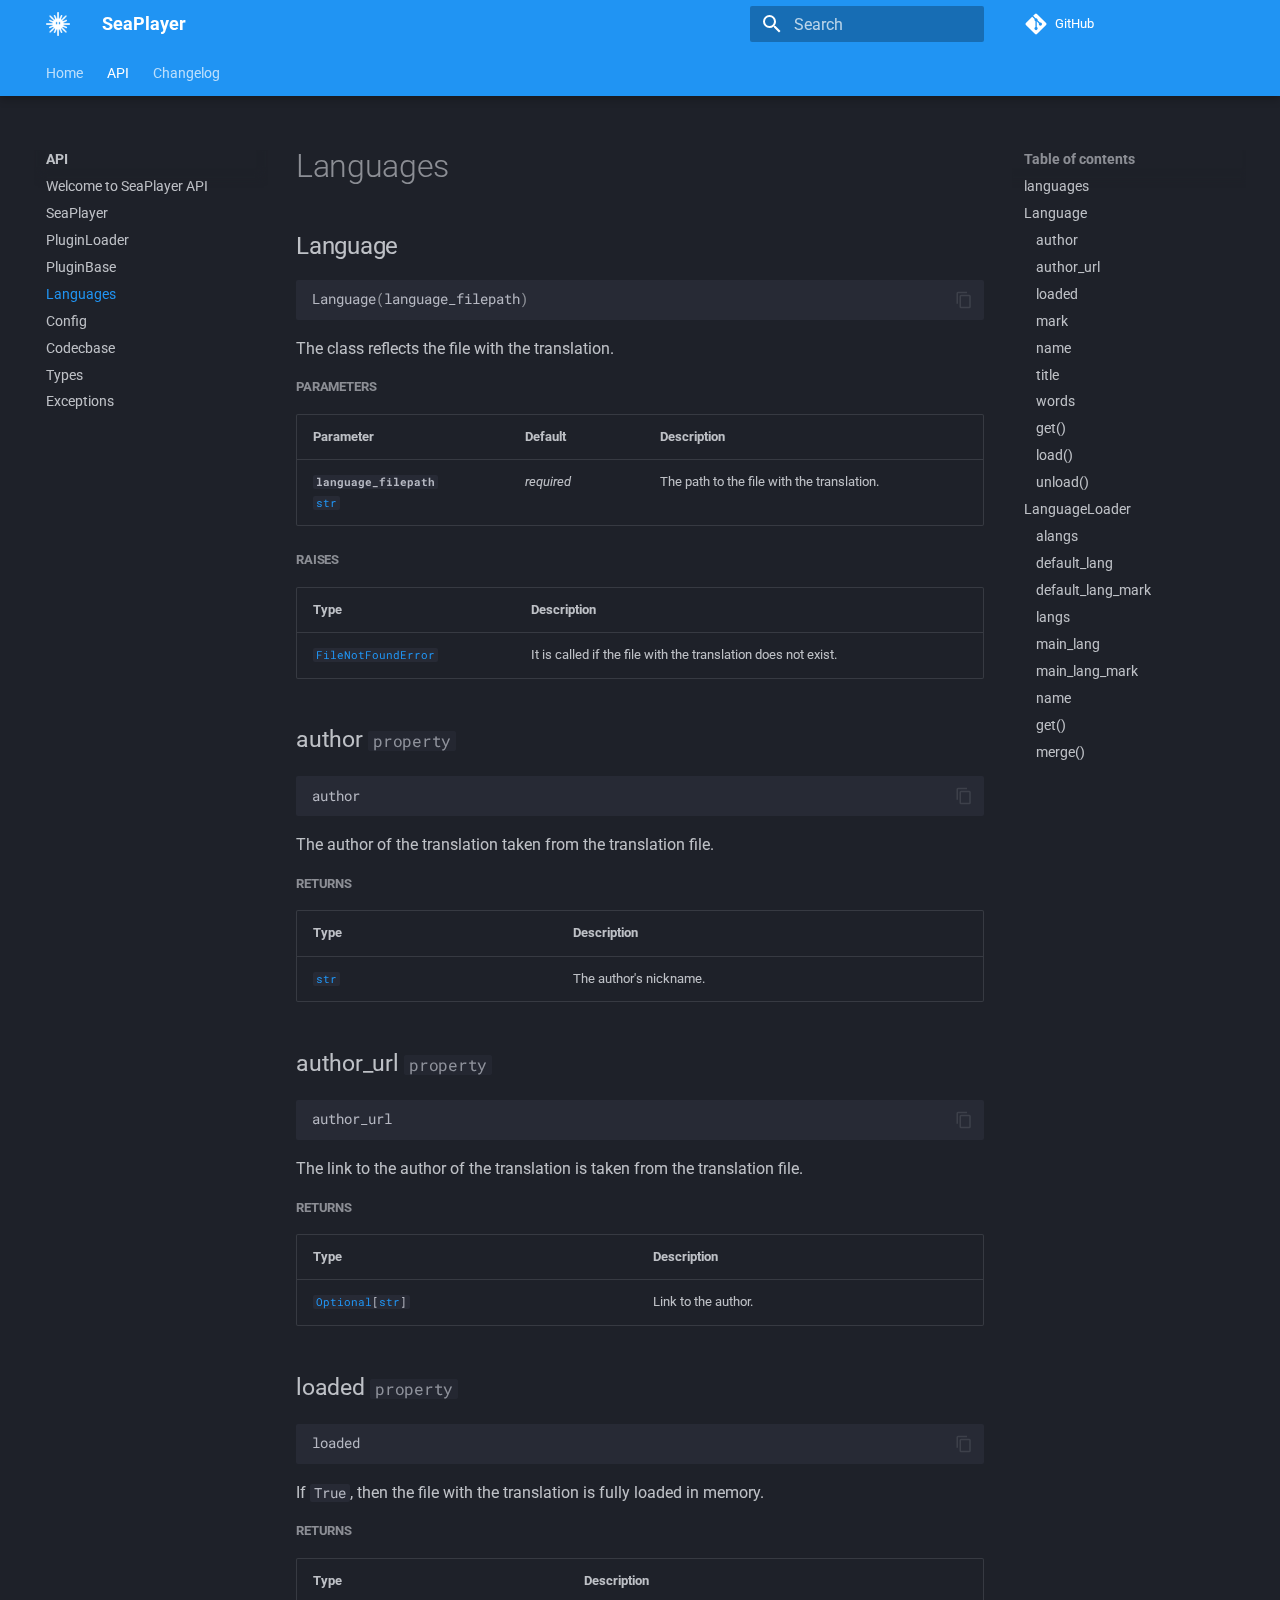
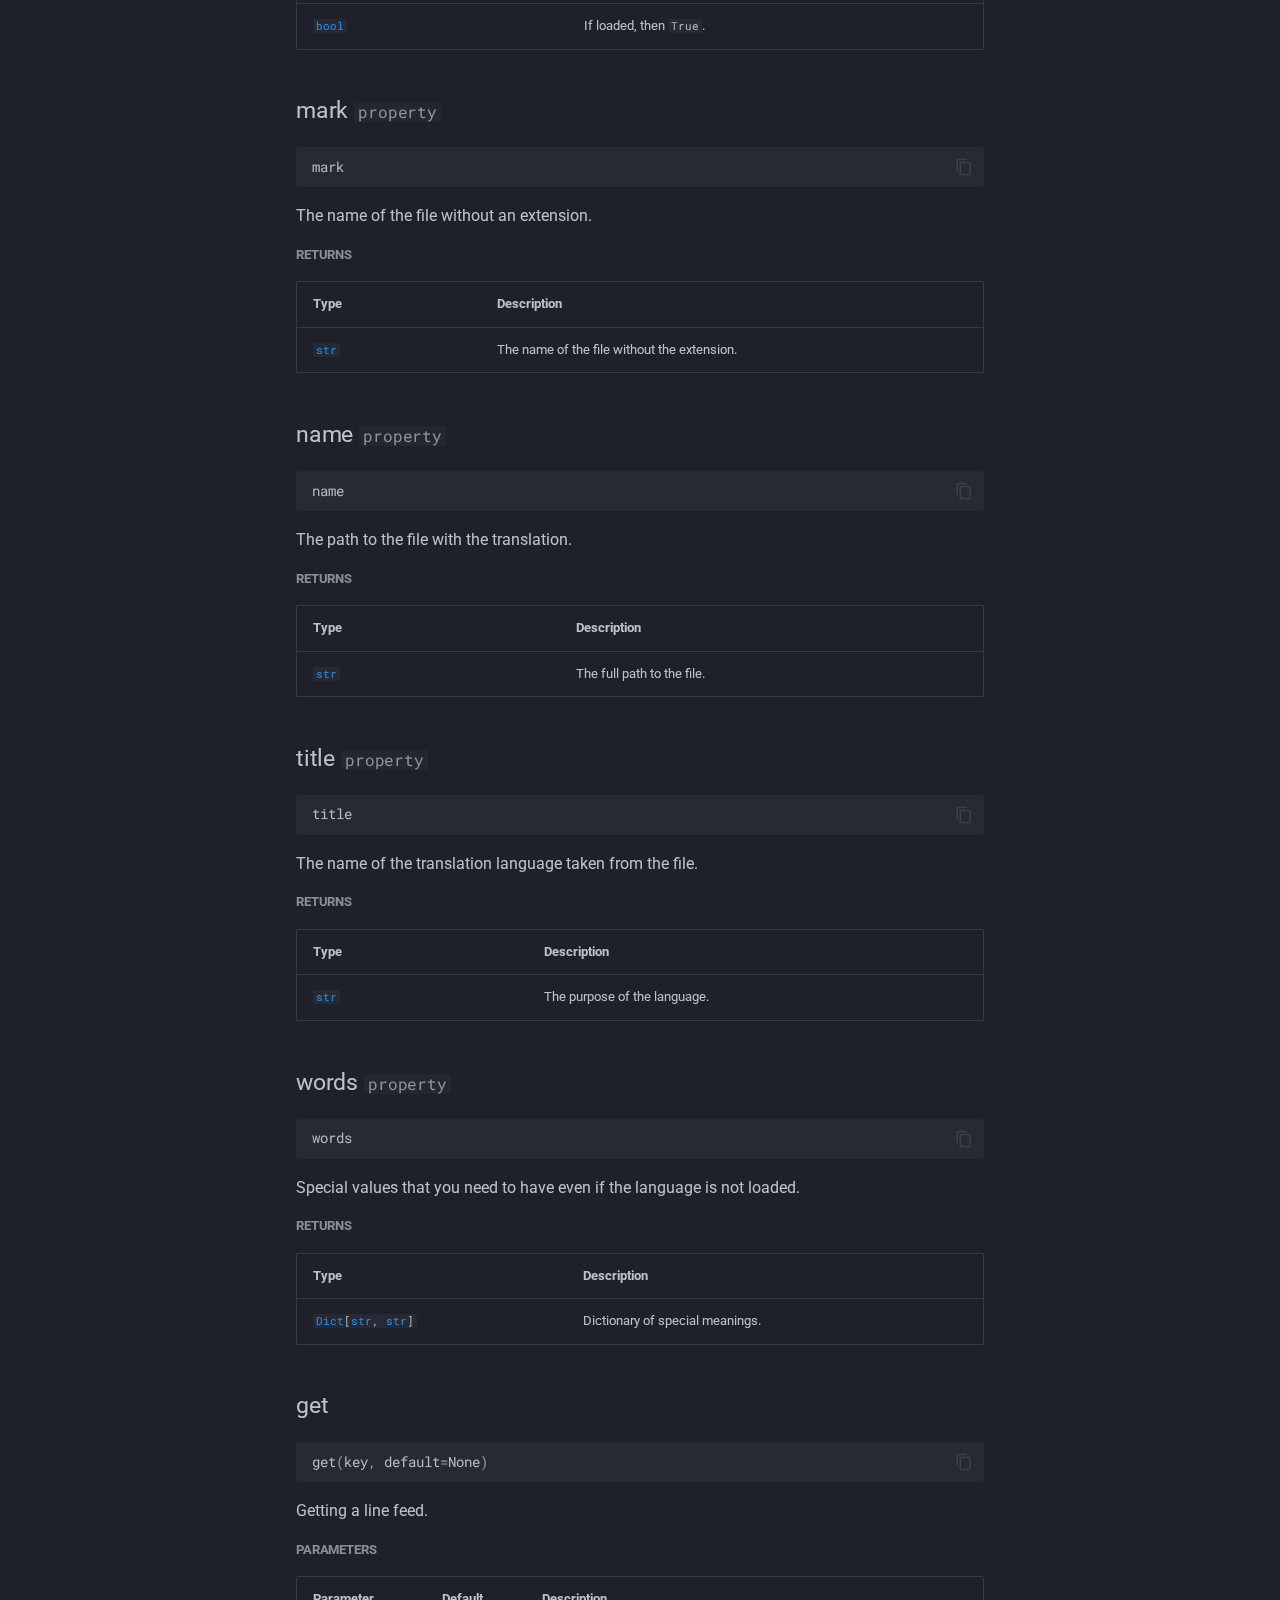
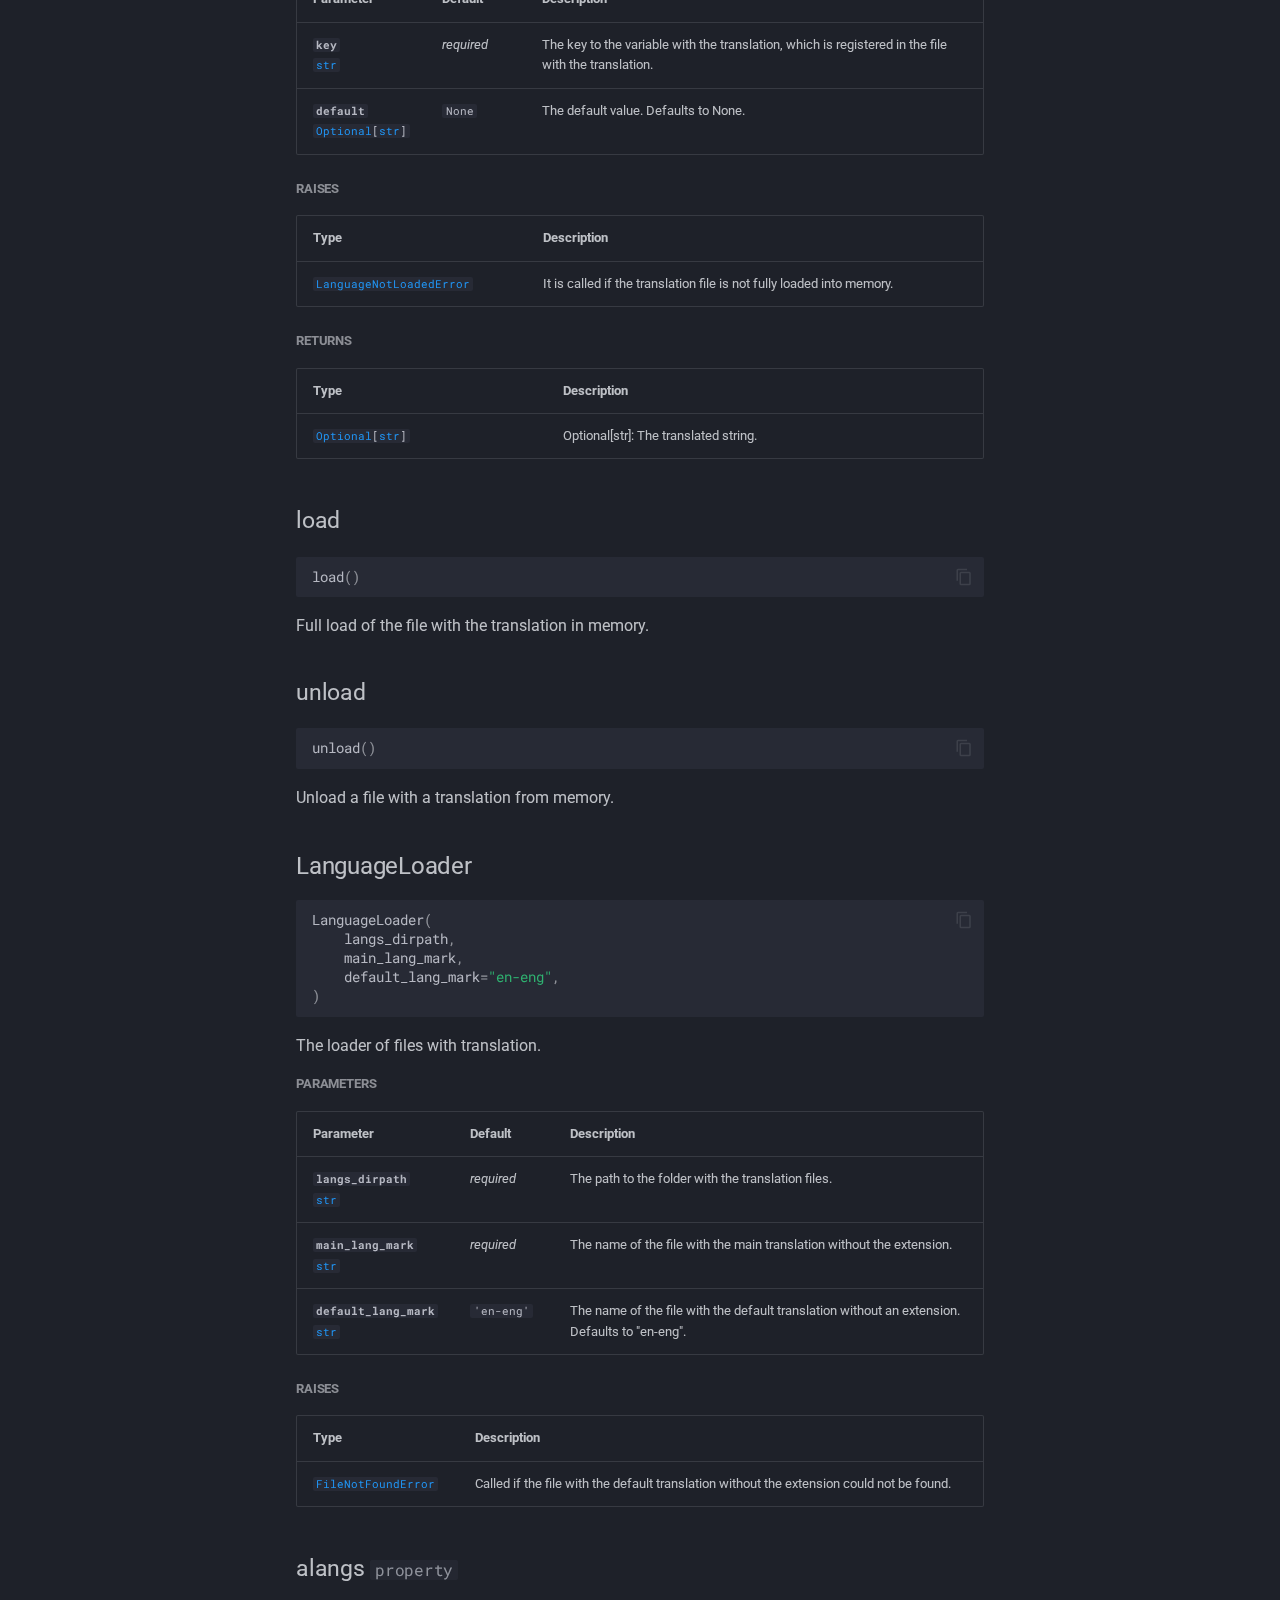
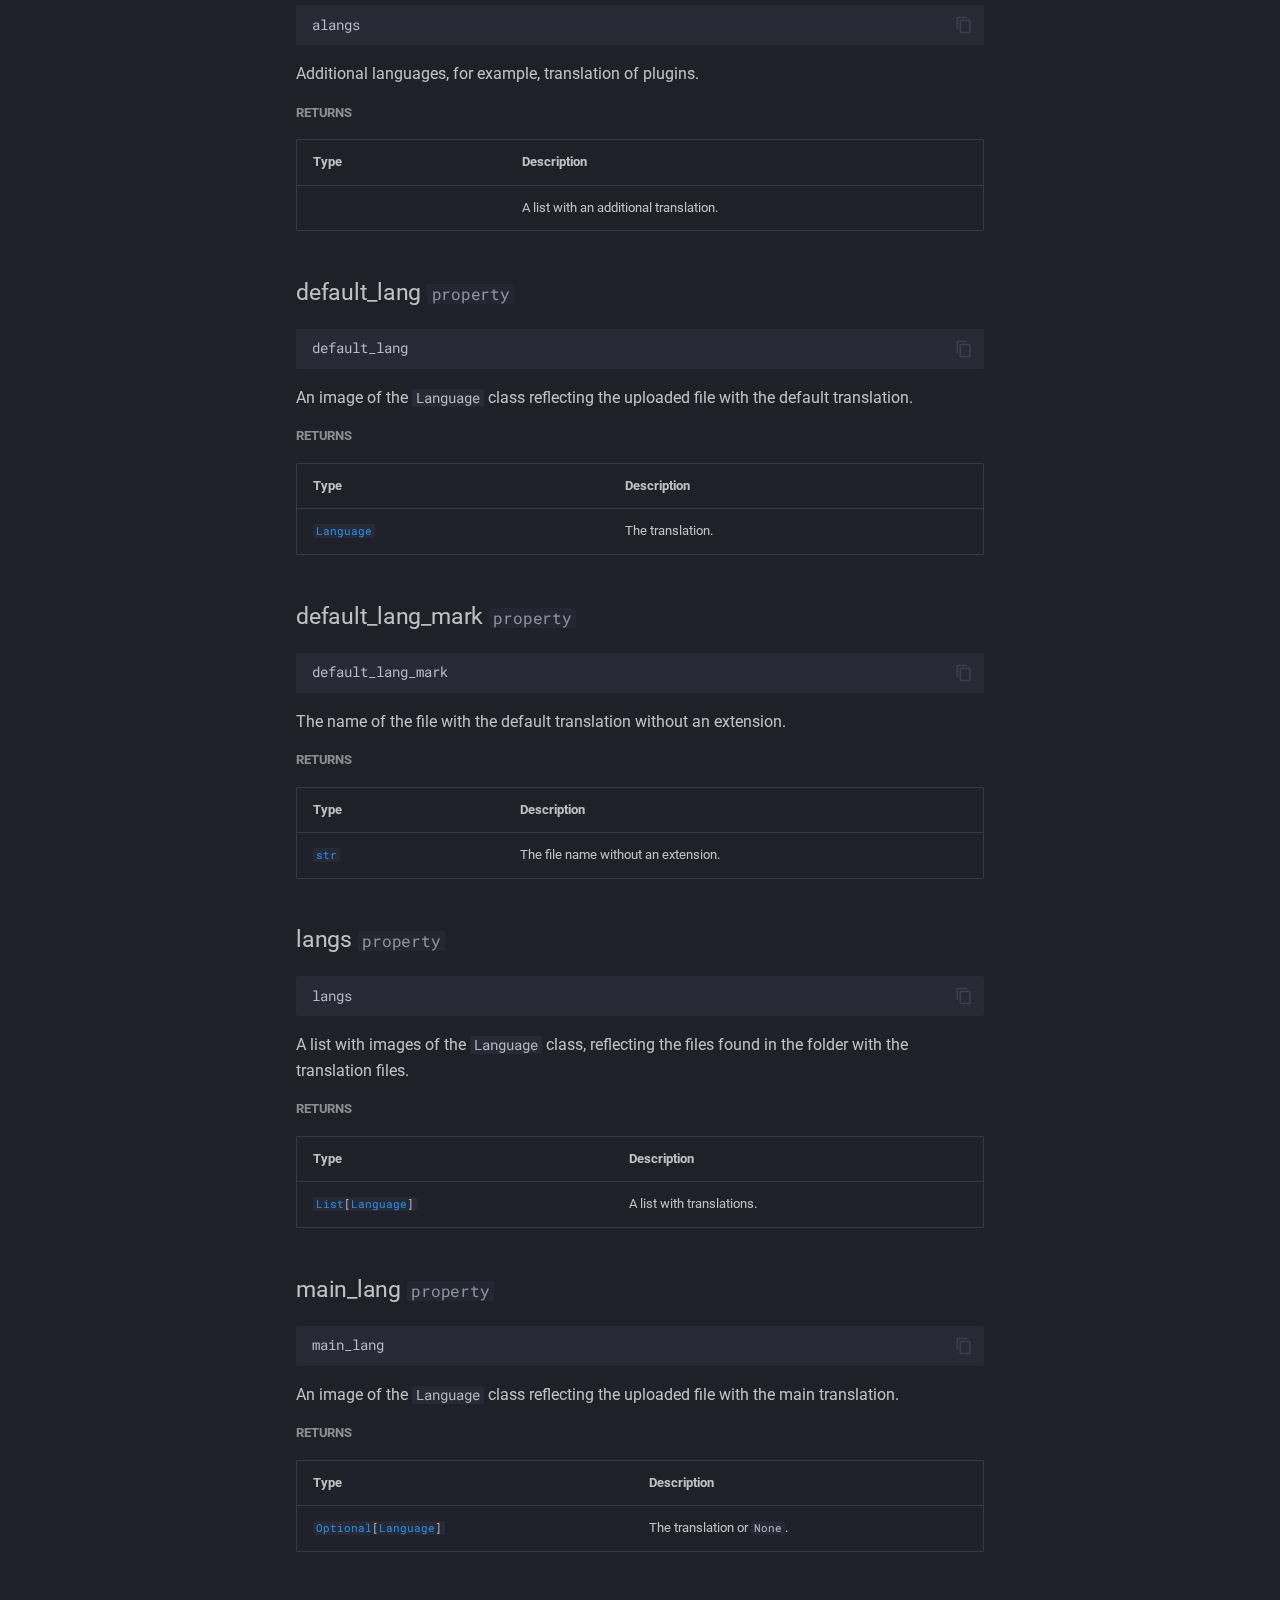
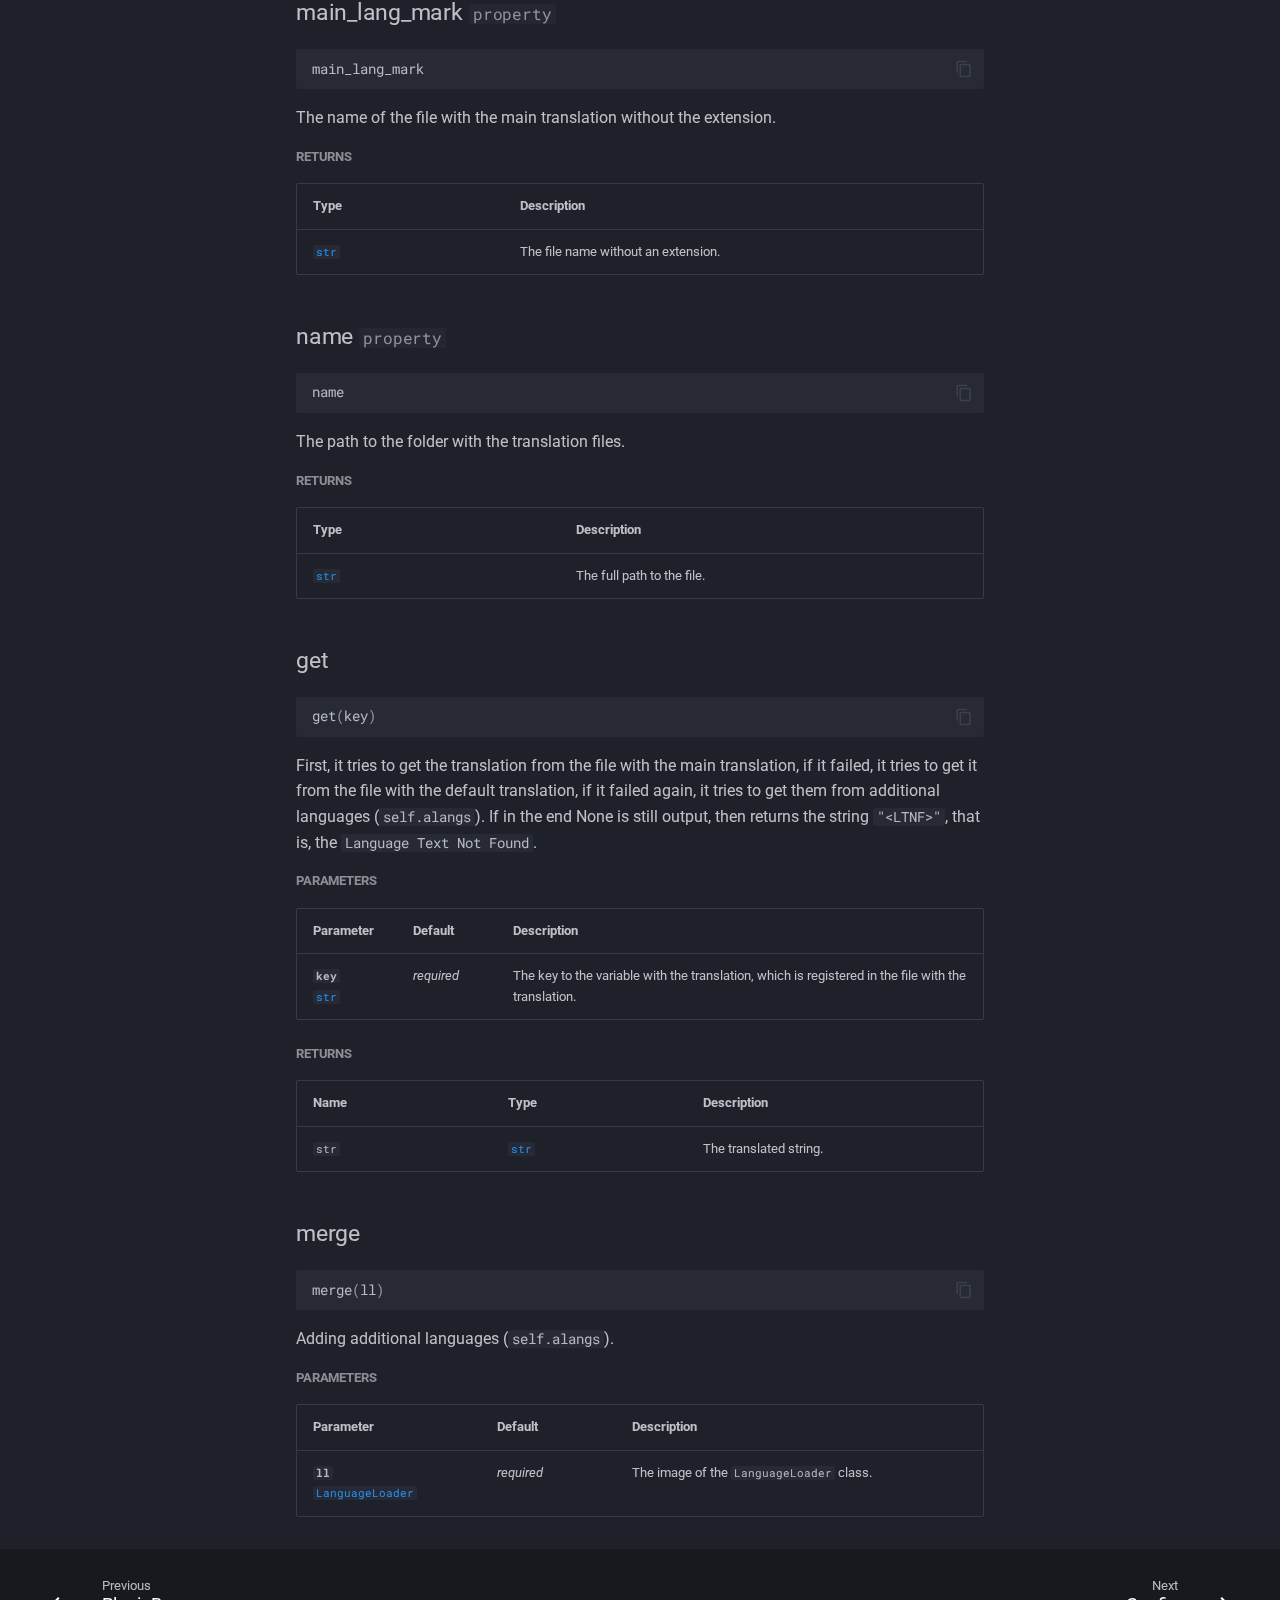
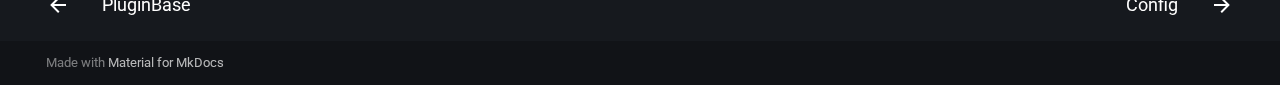
<file: docs/api/languages/index.html>
<!doctype html>
<html lang="en" class="no-js">
  <head>
    
      <meta charset="utf-8">
      <meta name="viewport" content="width=device-width,initial-scale=1">
      
      
      
      
        <link rel="prev" href="../pluginbase/">
      
      
        <link rel="next" href="../config/">
      
      
      <link rel="icon" href="../../assets/logo.png">
      <meta name="generator" content="mkdocs-1.5.3, mkdocs-material-9.5.2">
    
    
      
        <title>Languages - SeaPlayer</title>
      
    
    
      <link rel="stylesheet" href="../../assets/stylesheets/main.50c56a3b.min.css">
      
        
        <link rel="stylesheet" href="../../assets/stylesheets/palette.06af60db.min.css">
      
      


    
    
      
    
    
      
        
        
        <link rel="preconnect" href="https://fonts.gstatic.com" crossorigin>
        <link rel="stylesheet" href="https://fonts.googleapis.com/css?family=Roboto:300,300i,400,400i,700,700i%7CRoboto+Mono:400,400i,700,700i&display=fallback">
        <style>:root{--md-text-font:"Roboto";--md-code-font:"Roboto Mono"}</style>
      
    
    
      <link rel="stylesheet" href="../../assets/_mkdocstrings.css">
    
    <script>__md_scope=new URL("../..",location),__md_hash=e=>[...e].reduce((e,_)=>(e<<5)-e+_.charCodeAt(0),0),__md_get=(e,_=localStorage,t=__md_scope)=>JSON.parse(_.getItem(t.pathname+"."+e)),__md_set=(e,_,t=localStorage,a=__md_scope)=>{try{t.setItem(a.pathname+"."+e,JSON.stringify(_))}catch(e){}}</script>
    
      

    
    
    
  </head>
  
  
    
    
    
    
    
    <body dir="ltr" data-md-color-scheme="slate" data-md-color-primary="blue" data-md-color-accent="indigo">
  
    
    <input class="md-toggle" data-md-toggle="drawer" type="checkbox" id="__drawer" autocomplete="off">
    <input class="md-toggle" data-md-toggle="search" type="checkbox" id="__search" autocomplete="off">
    <label class="md-overlay" for="__drawer"></label>
    <div data-md-component="skip">
      
        
        <a href="#seaplayer.languages" class="md-skip">
          Skip to content
        </a>
      
    </div>
    <div data-md-component="announce">
      
    </div>
    
    
      

  

<header class="md-header md-header--shadow md-header--lifted" data-md-component="header">
  <nav class="md-header__inner md-grid" aria-label="Header">
    <a href="../.." title="SeaPlayer" class="md-header__button md-logo" aria-label="SeaPlayer" data-md-component="logo">
      
  <img src="../../assets/logo.png" alt="logo">

    </a>
    <label class="md-header__button md-icon" for="__drawer">
      
      <svg xmlns="http://www.w3.org/2000/svg" viewBox="0 0 24 24"><path d="M3 6h18v2H3V6m0 5h18v2H3v-2m0 5h18v2H3v-2Z"/></svg>
    </label>
    <div class="md-header__title" data-md-component="header-title">
      <div class="md-header__ellipsis">
        <div class="md-header__topic">
          <span class="md-ellipsis">
            SeaPlayer
          </span>
        </div>
        <div class="md-header__topic" data-md-component="header-topic">
          <span class="md-ellipsis">
            
              Languages
            
          </span>
        </div>
      </div>
    </div>
    
      
    
    
    
    
      <label class="md-header__button md-icon" for="__search">
        
        <svg xmlns="http://www.w3.org/2000/svg" viewBox="0 0 24 24"><path d="M9.5 3A6.5 6.5 0 0 1 16 9.5c0 1.61-.59 3.09-1.56 4.23l.27.27h.79l5 5-1.5 1.5-5-5v-.79l-.27-.27A6.516 6.516 0 0 1 9.5 16 6.5 6.5 0 0 1 3 9.5 6.5 6.5 0 0 1 9.5 3m0 2C7 5 5 7 5 9.5S7 14 9.5 14 14 12 14 9.5 12 5 9.5 5Z"/></svg>
      </label>
      <div class="md-search" data-md-component="search" role="dialog">
  <label class="md-search__overlay" for="__search"></label>
  <div class="md-search__inner" role="search">
    <form class="md-search__form" name="search">
      <input type="text" class="md-search__input" name="query" aria-label="Search" placeholder="Search" autocapitalize="off" autocorrect="off" autocomplete="off" spellcheck="false" data-md-component="search-query" required>
      <label class="md-search__icon md-icon" for="__search">
        
        <svg xmlns="http://www.w3.org/2000/svg" viewBox="0 0 24 24"><path d="M9.5 3A6.5 6.5 0 0 1 16 9.5c0 1.61-.59 3.09-1.56 4.23l.27.27h.79l5 5-1.5 1.5-5-5v-.79l-.27-.27A6.516 6.516 0 0 1 9.5 16 6.5 6.5 0 0 1 3 9.5 6.5 6.5 0 0 1 9.5 3m0 2C7 5 5 7 5 9.5S7 14 9.5 14 14 12 14 9.5 12 5 9.5 5Z"/></svg>
        
        <svg xmlns="http://www.w3.org/2000/svg" viewBox="0 0 24 24"><path d="M20 11v2H8l5.5 5.5-1.42 1.42L4.16 12l7.92-7.92L13.5 5.5 8 11h12Z"/></svg>
      </label>
      <nav class="md-search__options" aria-label="Search">
        
        <button type="reset" class="md-search__icon md-icon" title="Clear" aria-label="Clear" tabindex="-1">
          
          <svg xmlns="http://www.w3.org/2000/svg" viewBox="0 0 24 24"><path d="M19 6.41 17.59 5 12 10.59 6.41 5 5 6.41 10.59 12 5 17.59 6.41 19 12 13.41 17.59 19 19 17.59 13.41 12 19 6.41Z"/></svg>
        </button>
      </nav>
      
    </form>
    <div class="md-search__output">
      <div class="md-search__scrollwrap" data-md-scrollfix>
        <div class="md-search-result" data-md-component="search-result">
          <div class="md-search-result__meta">
            Initializing search
          </div>
          <ol class="md-search-result__list" role="presentation"></ol>
        </div>
      </div>
    </div>
  </div>
</div>
    
    
      <div class="md-header__source">
        <a href="https://github.com/romanin-rf/SeaPlayer" title="Go to repository" class="md-source" data-md-component="source">
  <div class="md-source__icon md-icon">
    
    <svg xmlns="http://www.w3.org/2000/svg" viewBox="0 0 448 512"><!--! Font Awesome Free 6.5.1 by @fontawesome - https://fontawesome.com License - https://fontawesome.com/license/free (Icons: CC BY 4.0, Fonts: SIL OFL 1.1, Code: MIT License) Copyright 2023 Fonticons, Inc.--><path d="M439.55 236.05 244 40.45a28.87 28.87 0 0 0-40.81 0l-40.66 40.63 51.52 51.52c27.06-9.14 52.68 16.77 43.39 43.68l49.66 49.66c34.23-11.8 61.18 31 35.47 56.69-26.49 26.49-70.21-2.87-56-37.34L240.22 199v121.85c25.3 12.54 22.26 41.85 9.08 55a34.34 34.34 0 0 1-48.55 0c-17.57-17.6-11.07-46.91 11.25-56v-123c-20.8-8.51-24.6-30.74-18.64-45L142.57 101 8.45 235.14a28.86 28.86 0 0 0 0 40.81l195.61 195.6a28.86 28.86 0 0 0 40.8 0l194.69-194.69a28.86 28.86 0 0 0 0-40.81z"/></svg>
  </div>
  <div class="md-source__repository">
    GitHub
  </div>
</a>
      </div>
    
  </nav>
  
    
      
<nav class="md-tabs" aria-label="Tabs" data-md-component="tabs">
  <div class="md-grid">
    <ul class="md-tabs__list">
      
        
  
  
  
    
    
      <li class="md-tabs__item">
        <a href="../.." class="md-tabs__link">
          
  
    
  
  Home

        </a>
      </li>
    
  

      
        
  
  
    
  
  
    
    
      <li class="md-tabs__item md-tabs__item--active">
        <a href="../" class="md-tabs__link">
          
  
    
  
  API

        </a>
      </li>
    
  

      
        
  
  
  
    <li class="md-tabs__item">
      <a href="../../changelog/" class="md-tabs__link">
        
  
    
  
  Сhangelog

      </a>
    </li>
  

      
    </ul>
  </div>
</nav>
    
  
</header>
    
    <div class="md-container" data-md-component="container">
      
      
        
      
      <main class="md-main" data-md-component="main">
        <div class="md-main__inner md-grid">
          
            
              
              <div class="md-sidebar md-sidebar--primary" data-md-component="sidebar" data-md-type="navigation" >
                <div class="md-sidebar__scrollwrap">
                  <div class="md-sidebar__inner">
                    


  


<nav class="md-nav md-nav--primary md-nav--lifted" aria-label="Navigation" data-md-level="0">
  <label class="md-nav__title" for="__drawer">
    <a href="../.." title="SeaPlayer" class="md-nav__button md-logo" aria-label="SeaPlayer" data-md-component="logo">
      
  <img src="../../assets/logo.png" alt="logo">

    </a>
    SeaPlayer
  </label>
  
    <div class="md-nav__source">
      <a href="https://github.com/romanin-rf/SeaPlayer" title="Go to repository" class="md-source" data-md-component="source">
  <div class="md-source__icon md-icon">
    
    <svg xmlns="http://www.w3.org/2000/svg" viewBox="0 0 448 512"><!--! Font Awesome Free 6.5.1 by @fontawesome - https://fontawesome.com License - https://fontawesome.com/license/free (Icons: CC BY 4.0, Fonts: SIL OFL 1.1, Code: MIT License) Copyright 2023 Fonticons, Inc.--><path d="M439.55 236.05 244 40.45a28.87 28.87 0 0 0-40.81 0l-40.66 40.63 51.52 51.52c27.06-9.14 52.68 16.77 43.39 43.68l49.66 49.66c34.23-11.8 61.18 31 35.47 56.69-26.49 26.49-70.21-2.87-56-37.34L240.22 199v121.85c25.3 12.54 22.26 41.85 9.08 55a34.34 34.34 0 0 1-48.55 0c-17.57-17.6-11.07-46.91 11.25-56v-123c-20.8-8.51-24.6-30.74-18.64-45L142.57 101 8.45 235.14a28.86 28.86 0 0 0 0 40.81l195.61 195.6a28.86 28.86 0 0 0 40.8 0l194.69-194.69a28.86 28.86 0 0 0 0-40.81z"/></svg>
  </div>
  <div class="md-source__repository">
    GitHub
  </div>
</a>
    </div>
  
  <ul class="md-nav__list" data-md-scrollfix>
    
      
      
  
  
  
  
    
    
      
        
          
        
      
        
          
        
      
        
      
        
      
    
    
    
    
      
      
    
    <li class="md-nav__item md-nav__item--section md-nav__item--nested">
      
        
        
        
        <input class="md-nav__toggle md-toggle " type="checkbox" id="__nav_1" >
        
          
          
          <div class="md-nav__link md-nav__container">
            <a href="../.." class="md-nav__link ">
              
  
  <span class="md-ellipsis">
    Home
  </span>
  

            </a>
            
              
              <label class="md-nav__link " for="__nav_1" id="__nav_1_label" tabindex="">
                <span class="md-nav__icon md-icon"></span>
              </label>
            
          </div>
        
        <nav class="md-nav" data-md-level="1" aria-labelledby="__nav_1_label" aria-expanded="false">
          <label class="md-nav__title" for="__nav_1">
            <span class="md-nav__icon md-icon"></span>
            Home
          </label>
          <ul class="md-nav__list" data-md-scrollfix>
            
              
            
              
                
  
  
  
  
    <li class="md-nav__item">
      <a href="../.." class="md-nav__link">
        
  
  <span class="md-ellipsis">
    Welcome to SeaPlayer
  </span>
  

      </a>
    </li>
  

              
            
              
                
  
  
  
  
    <li class="md-nav__item">
      <a href="../../plugin-cli-home/" class="md-nav__link">
        
  
  <span class="md-ellipsis">
    Plugin CLI
  </span>
  

      </a>
    </li>
  

              
            
              
                
  
  
  
  
    <li class="md-nav__item">
      <a href="../../plugin-dev-home/" class="md-nav__link">
        
  
  <span class="md-ellipsis">
    Plugin Development
  </span>
  

      </a>
    </li>
  

              
            
          </ul>
        </nav>
      
    </li>
  

    
      
      
  
  
    
  
  
  
    
    
      
        
          
        
      
        
          
        
      
        
      
        
      
        
      
        
      
        
      
        
      
        
      
        
      
    
    
    
    
      
      
    
    <li class="md-nav__item md-nav__item--active md-nav__item--section md-nav__item--nested">
      
        
        
        
        <input class="md-nav__toggle md-toggle " type="checkbox" id="__nav_2" checked>
        
          
          
          <div class="md-nav__link md-nav__container">
            <a href="../" class="md-nav__link ">
              
  
  <span class="md-ellipsis">
    API
  </span>
  

            </a>
            
              
              <label class="md-nav__link " for="__nav_2" id="__nav_2_label" tabindex="">
                <span class="md-nav__icon md-icon"></span>
              </label>
            
          </div>
        
        <nav class="md-nav" data-md-level="1" aria-labelledby="__nav_2_label" aria-expanded="true">
          <label class="md-nav__title" for="__nav_2">
            <span class="md-nav__icon md-icon"></span>
            API
          </label>
          <ul class="md-nav__list" data-md-scrollfix>
            
              
            
              
                
  
  
  
  
    <li class="md-nav__item">
      <a href="../" class="md-nav__link">
        
  
  <span class="md-ellipsis">
    Welcome to SeaPlayer API
  </span>
  

      </a>
    </li>
  

              
            
              
                
  
  
  
  
    <li class="md-nav__item">
      <a href="../seaplayer/" class="md-nav__link">
        
  
  <span class="md-ellipsis">
    SeaPlayer
  </span>
  

      </a>
    </li>
  

              
            
              
                
  
  
  
  
    <li class="md-nav__item">
      <a href="../pluginloader/" class="md-nav__link">
        
  
  <span class="md-ellipsis">
    PluginLoader
  </span>
  

      </a>
    </li>
  

              
            
              
                
  
  
  
  
    <li class="md-nav__item">
      <a href="../pluginbase/" class="md-nav__link">
        
  
  <span class="md-ellipsis">
    PluginBase
  </span>
  

      </a>
    </li>
  

              
            
              
                
  
  
    
  
  
  
    <li class="md-nav__item md-nav__item--active">
      
      <input class="md-nav__toggle md-toggle" type="checkbox" id="__toc">
      
      
      
        <label class="md-nav__link md-nav__link--active" for="__toc">
          
  
  <span class="md-ellipsis">
    Languages
  </span>
  

          <span class="md-nav__icon md-icon"></span>
        </label>
      
      <a href="./" class="md-nav__link md-nav__link--active">
        
  
  <span class="md-ellipsis">
    Languages
  </span>
  

      </a>
      
        

<nav class="md-nav md-nav--secondary" aria-label="Table of contents">
  
  
  
  
    <label class="md-nav__title" for="__toc">
      <span class="md-nav__icon md-icon"></span>
      Table of contents
    </label>
    <ul class="md-nav__list" data-md-component="toc" data-md-scrollfix>
      
        <li class="md-nav__item">
  <a href="#seaplayer.languages" class="md-nav__link">
    <span class="md-ellipsis">
      languages
    </span>
  </a>
  
</li>
      
        <li class="md-nav__item">
  <a href="#seaplayer.languages.Language" class="md-nav__link">
    <span class="md-ellipsis">
      Language
    </span>
  </a>
  
    <nav class="md-nav" aria-label="Language">
      <ul class="md-nav__list">
        
          <li class="md-nav__item">
  <a href="#seaplayer.languages.Language.author" class="md-nav__link">
    <span class="md-ellipsis">
      author
    </span>
  </a>
  
</li>
        
          <li class="md-nav__item">
  <a href="#seaplayer.languages.Language.author_url" class="md-nav__link">
    <span class="md-ellipsis">
      author_url
    </span>
  </a>
  
</li>
        
          <li class="md-nav__item">
  <a href="#seaplayer.languages.Language.loaded" class="md-nav__link">
    <span class="md-ellipsis">
      loaded
    </span>
  </a>
  
</li>
        
          <li class="md-nav__item">
  <a href="#seaplayer.languages.Language.mark" class="md-nav__link">
    <span class="md-ellipsis">
      mark
    </span>
  </a>
  
</li>
        
          <li class="md-nav__item">
  <a href="#seaplayer.languages.Language.name" class="md-nav__link">
    <span class="md-ellipsis">
      name
    </span>
  </a>
  
</li>
        
          <li class="md-nav__item">
  <a href="#seaplayer.languages.Language.title" class="md-nav__link">
    <span class="md-ellipsis">
      title
    </span>
  </a>
  
</li>
        
          <li class="md-nav__item">
  <a href="#seaplayer.languages.Language.words" class="md-nav__link">
    <span class="md-ellipsis">
      words
    </span>
  </a>
  
</li>
        
          <li class="md-nav__item">
  <a href="#seaplayer.languages.Language.get" class="md-nav__link">
    <span class="md-ellipsis">
      get()
    </span>
  </a>
  
</li>
        
          <li class="md-nav__item">
  <a href="#seaplayer.languages.Language.load" class="md-nav__link">
    <span class="md-ellipsis">
      load()
    </span>
  </a>
  
</li>
        
          <li class="md-nav__item">
  <a href="#seaplayer.languages.Language.unload" class="md-nav__link">
    <span class="md-ellipsis">
      unload()
    </span>
  </a>
  
</li>
        
      </ul>
    </nav>
  
</li>
      
        <li class="md-nav__item">
  <a href="#seaplayer.languages.LanguageLoader" class="md-nav__link">
    <span class="md-ellipsis">
      LanguageLoader
    </span>
  </a>
  
    <nav class="md-nav" aria-label="LanguageLoader">
      <ul class="md-nav__list">
        
          <li class="md-nav__item">
  <a href="#seaplayer.languages.LanguageLoader.alangs" class="md-nav__link">
    <span class="md-ellipsis">
      alangs
    </span>
  </a>
  
</li>
        
          <li class="md-nav__item">
  <a href="#seaplayer.languages.LanguageLoader.default_lang" class="md-nav__link">
    <span class="md-ellipsis">
      default_lang
    </span>
  </a>
  
</li>
        
          <li class="md-nav__item">
  <a href="#seaplayer.languages.LanguageLoader.default_lang_mark" class="md-nav__link">
    <span class="md-ellipsis">
      default_lang_mark
    </span>
  </a>
  
</li>
        
          <li class="md-nav__item">
  <a href="#seaplayer.languages.LanguageLoader.langs" class="md-nav__link">
    <span class="md-ellipsis">
      langs
    </span>
  </a>
  
</li>
        
          <li class="md-nav__item">
  <a href="#seaplayer.languages.LanguageLoader.main_lang" class="md-nav__link">
    <span class="md-ellipsis">
      main_lang
    </span>
  </a>
  
</li>
        
          <li class="md-nav__item">
  <a href="#seaplayer.languages.LanguageLoader.main_lang_mark" class="md-nav__link">
    <span class="md-ellipsis">
      main_lang_mark
    </span>
  </a>
  
</li>
        
          <li class="md-nav__item">
  <a href="#seaplayer.languages.LanguageLoader.name" class="md-nav__link">
    <span class="md-ellipsis">
      name
    </span>
  </a>
  
</li>
        
          <li class="md-nav__item">
  <a href="#seaplayer.languages.LanguageLoader.get" class="md-nav__link">
    <span class="md-ellipsis">
      get()
    </span>
  </a>
  
</li>
        
          <li class="md-nav__item">
  <a href="#seaplayer.languages.LanguageLoader.merge" class="md-nav__link">
    <span class="md-ellipsis">
      merge()
    </span>
  </a>
  
</li>
        
      </ul>
    </nav>
  
</li>
      
    </ul>
  
</nav>
      
    </li>
  

              
            
              
                
  
  
  
  
    <li class="md-nav__item">
      <a href="../config/" class="md-nav__link">
        
  
  <span class="md-ellipsis">
    Config
  </span>
  

      </a>
    </li>
  

              
            
              
                
  
  
  
  
    <li class="md-nav__item">
      <a href="../codecbase/" class="md-nav__link">
        
  
  <span class="md-ellipsis">
    Codecbase
  </span>
  

      </a>
    </li>
  

              
            
              
                
  
  
  
  
    <li class="md-nav__item">
      <a href="../types/" class="md-nav__link">
        
  
  <span class="md-ellipsis">
    Types
  </span>
  

      </a>
    </li>
  

              
            
              
                
  
  
  
  
    <li class="md-nav__item">
      <a href="../exceptions/" class="md-nav__link">
        
  
  <span class="md-ellipsis">
    Exceptions
  </span>
  

      </a>
    </li>
  

              
            
          </ul>
        </nav>
      
    </li>
  

    
      
      
  
  
  
  
    <li class="md-nav__item">
      <a href="../../changelog/" class="md-nav__link">
        
  
  <span class="md-ellipsis">
    Сhangelog
  </span>
  

      </a>
    </li>
  

    
  </ul>
</nav>
                  </div>
                </div>
              </div>
            
            
              
              <div class="md-sidebar md-sidebar--secondary" data-md-component="sidebar" data-md-type="toc" >
                <div class="md-sidebar__scrollwrap">
                  <div class="md-sidebar__inner">
                    

<nav class="md-nav md-nav--secondary" aria-label="Table of contents">
  
  
  
  
    <label class="md-nav__title" for="__toc">
      <span class="md-nav__icon md-icon"></span>
      Table of contents
    </label>
    <ul class="md-nav__list" data-md-component="toc" data-md-scrollfix>
      
        <li class="md-nav__item">
  <a href="#seaplayer.languages" class="md-nav__link">
    <span class="md-ellipsis">
      languages
    </span>
  </a>
  
</li>
      
        <li class="md-nav__item">
  <a href="#seaplayer.languages.Language" class="md-nav__link">
    <span class="md-ellipsis">
      Language
    </span>
  </a>
  
    <nav class="md-nav" aria-label="Language">
      <ul class="md-nav__list">
        
          <li class="md-nav__item">
  <a href="#seaplayer.languages.Language.author" class="md-nav__link">
    <span class="md-ellipsis">
      author
    </span>
  </a>
  
</li>
        
          <li class="md-nav__item">
  <a href="#seaplayer.languages.Language.author_url" class="md-nav__link">
    <span class="md-ellipsis">
      author_url
    </span>
  </a>
  
</li>
        
          <li class="md-nav__item">
  <a href="#seaplayer.languages.Language.loaded" class="md-nav__link">
    <span class="md-ellipsis">
      loaded
    </span>
  </a>
  
</li>
        
          <li class="md-nav__item">
  <a href="#seaplayer.languages.Language.mark" class="md-nav__link">
    <span class="md-ellipsis">
      mark
    </span>
  </a>
  
</li>
        
          <li class="md-nav__item">
  <a href="#seaplayer.languages.Language.name" class="md-nav__link">
    <span class="md-ellipsis">
      name
    </span>
  </a>
  
</li>
        
          <li class="md-nav__item">
  <a href="#seaplayer.languages.Language.title" class="md-nav__link">
    <span class="md-ellipsis">
      title
    </span>
  </a>
  
</li>
        
          <li class="md-nav__item">
  <a href="#seaplayer.languages.Language.words" class="md-nav__link">
    <span class="md-ellipsis">
      words
    </span>
  </a>
  
</li>
        
          <li class="md-nav__item">
  <a href="#seaplayer.languages.Language.get" class="md-nav__link">
    <span class="md-ellipsis">
      get()
    </span>
  </a>
  
</li>
        
          <li class="md-nav__item">
  <a href="#seaplayer.languages.Language.load" class="md-nav__link">
    <span class="md-ellipsis">
      load()
    </span>
  </a>
  
</li>
        
          <li class="md-nav__item">
  <a href="#seaplayer.languages.Language.unload" class="md-nav__link">
    <span class="md-ellipsis">
      unload()
    </span>
  </a>
  
</li>
        
      </ul>
    </nav>
  
</li>
      
        <li class="md-nav__item">
  <a href="#seaplayer.languages.LanguageLoader" class="md-nav__link">
    <span class="md-ellipsis">
      LanguageLoader
    </span>
  </a>
  
    <nav class="md-nav" aria-label="LanguageLoader">
      <ul class="md-nav__list">
        
          <li class="md-nav__item">
  <a href="#seaplayer.languages.LanguageLoader.alangs" class="md-nav__link">
    <span class="md-ellipsis">
      alangs
    </span>
  </a>
  
</li>
        
          <li class="md-nav__item">
  <a href="#seaplayer.languages.LanguageLoader.default_lang" class="md-nav__link">
    <span class="md-ellipsis">
      default_lang
    </span>
  </a>
  
</li>
        
          <li class="md-nav__item">
  <a href="#seaplayer.languages.LanguageLoader.default_lang_mark" class="md-nav__link">
    <span class="md-ellipsis">
      default_lang_mark
    </span>
  </a>
  
</li>
        
          <li class="md-nav__item">
  <a href="#seaplayer.languages.LanguageLoader.langs" class="md-nav__link">
    <span class="md-ellipsis">
      langs
    </span>
  </a>
  
</li>
        
          <li class="md-nav__item">
  <a href="#seaplayer.languages.LanguageLoader.main_lang" class="md-nav__link">
    <span class="md-ellipsis">
      main_lang
    </span>
  </a>
  
</li>
        
          <li class="md-nav__item">
  <a href="#seaplayer.languages.LanguageLoader.main_lang_mark" class="md-nav__link">
    <span class="md-ellipsis">
      main_lang_mark
    </span>
  </a>
  
</li>
        
          <li class="md-nav__item">
  <a href="#seaplayer.languages.LanguageLoader.name" class="md-nav__link">
    <span class="md-ellipsis">
      name
    </span>
  </a>
  
</li>
        
          <li class="md-nav__item">
  <a href="#seaplayer.languages.LanguageLoader.get" class="md-nav__link">
    <span class="md-ellipsis">
      get()
    </span>
  </a>
  
</li>
        
          <li class="md-nav__item">
  <a href="#seaplayer.languages.LanguageLoader.merge" class="md-nav__link">
    <span class="md-ellipsis">
      merge()
    </span>
  </a>
  
</li>
        
      </ul>
    </nav>
  
</li>
      
    </ul>
  
</nav>
                  </div>
                </div>
              </div>
            
          
          
            <div class="md-content" data-md-component="content">
              <article class="md-content__inner md-typeset">
                
                  

  
  


  <h1>Languages</h1>

<div class="doc doc-object doc-module">



<a id="seaplayer.languages"></a>
  <div class="doc doc-contents first">

  

  <div class="doc doc-children">








<div class="doc doc-object doc-class">




<h2 id="seaplayer.languages.Language" class="doc doc-heading">
          <span class="doc doc-object-name doc-class-name">Language</span>


<a href="#seaplayer.languages.Language" class="headerlink" title="Permanent link">&para;</a></h2>
<div class="doc-signature highlight"><pre><span></span><code><span id="__span-0-1"><a id="__codelineno-0-1" name="__codelineno-0-1" href="#__codelineno-0-1"></a><span class="n">Language</span><span class="p">(</span><span class="n">language_filepath</span><span class="p">)</span>
</span></code></pre></div>

  <div class="doc doc-contents ">

  
      <p>The class reflects the file with the translation.</p>
  

  <h5>Parameters</h5>
  <table>
    <thead>
      <tr>
        <th>Parameter</th>
        <th>Default</th>
        <th>Description</th>
      </tr>
    </thead>
    <tbody>
        <tr>
          <td>
            <strong><code>language_filepath</code></strong>
            <br>
                <code><a class="autorefs autorefs-external" href="https://docs.python.org/3/library/stdtypes.html#str">str</a></code>
          </td>
          <td>
            <em>required</em>
          </td>
          <td><p>The path to the file with the translation.</p></td>
        </tr>
    </tbody>
  </table>

  <h5>Raises</h5>
  <table>
    <thead>
      <tr>
        <th>Type</th>
        <th>Description</th>
      </tr>
    </thead>
    <tbody>
        <tr>
          <td>
                <code><a class="autorefs autorefs-external" href="https://docs.python.org/3/library/exceptions.html#FileNotFoundError">FileNotFoundError</a></code>
          </td>
          <td><p>It is called if the file with the translation does not exist.</p></td>
        </tr>
    </tbody>
  </table>


  

  <div class="doc doc-children">







<div class="doc doc-object doc-attribute">




<h3 id="seaplayer.languages.Language.author" class="doc doc-heading">
          <span class="doc doc-object-name doc-attribute-name">author</span>

  
  <span class="doc doc-labels">
      <small class="doc doc-label doc-label-property"><code>property</code></small>
  </span>

<a href="#seaplayer.languages.Language.author" class="headerlink" title="Permanent link">&para;</a></h3>
<div class="doc-signature highlight"><pre><span></span><code><span id="__span-0-1"><a id="__codelineno-0-1" name="__codelineno-0-1" href="#__codelineno-0-1"></a><span class="n">author</span>
</span></code></pre></div>

  <div class="doc doc-contents ">
  
      <p>The author of the translation taken from the translation file.</p>

  <h5>Returns</h5>
  <table>
    <thead>
      <tr>
        <th>Type</th>
        <th>Description</th>
      </tr>
    </thead>
    <tbody>
        <tr>
          <td>
                <code><a class="autorefs autorefs-external" href="https://docs.python.org/3/library/stdtypes.html#str">str</a></code>
          </td>
          <td><p>The author's nickname.</p></td>
        </tr>
    </tbody>
  </table>
  </div>

</div>

<div class="doc doc-object doc-attribute">




<h3 id="seaplayer.languages.Language.author_url" class="doc doc-heading">
          <span class="doc doc-object-name doc-attribute-name">author_url</span>

  
  <span class="doc doc-labels">
      <small class="doc doc-label doc-label-property"><code>property</code></small>
  </span>

<a href="#seaplayer.languages.Language.author_url" class="headerlink" title="Permanent link">&para;</a></h3>
<div class="doc-signature highlight"><pre><span></span><code><span id="__span-0-1"><a id="__codelineno-0-1" name="__codelineno-0-1" href="#__codelineno-0-1"></a><span class="n">author_url</span>
</span></code></pre></div>

  <div class="doc doc-contents ">
  
      <p>The link to the author of the translation is taken from the translation file.</p>

  <h5>Returns</h5>
  <table>
    <thead>
      <tr>
        <th>Type</th>
        <th>Description</th>
      </tr>
    </thead>
    <tbody>
        <tr>
          <td>
                <code><a class="autorefs autorefs-external" title="typing.Optional" href="https://docs.python.org/3/library/typing.html#typing.Optional">Optional</a>[<a class="autorefs autorefs-external" href="https://docs.python.org/3/library/stdtypes.html#str">str</a>]</code>
          </td>
          <td><p>Link to the author.</p></td>
        </tr>
    </tbody>
  </table>
  </div>

</div>

<div class="doc doc-object doc-attribute">




<h3 id="seaplayer.languages.Language.loaded" class="doc doc-heading">
          <span class="doc doc-object-name doc-attribute-name">loaded</span>

  
  <span class="doc doc-labels">
      <small class="doc doc-label doc-label-property"><code>property</code></small>
  </span>

<a href="#seaplayer.languages.Language.loaded" class="headerlink" title="Permanent link">&para;</a></h3>
<div class="doc-signature highlight"><pre><span></span><code><span id="__span-0-1"><a id="__codelineno-0-1" name="__codelineno-0-1" href="#__codelineno-0-1"></a><span class="n">loaded</span>
</span></code></pre></div>

  <div class="doc doc-contents ">
  
      <p>If <code>True</code>, then the file with the translation is fully loaded in memory.</p>

  <h5>Returns</h5>
  <table>
    <thead>
      <tr>
        <th>Type</th>
        <th>Description</th>
      </tr>
    </thead>
    <tbody>
        <tr>
          <td>
                <code><a class="autorefs autorefs-external" href="https://docs.python.org/3/library/functions.html#bool">bool</a></code>
          </td>
          <td><p>If loaded, then <code>True</code>.</p></td>
        </tr>
    </tbody>
  </table>
  </div>

</div>

<div class="doc doc-object doc-attribute">




<h3 id="seaplayer.languages.Language.mark" class="doc doc-heading">
          <span class="doc doc-object-name doc-attribute-name">mark</span>

  
  <span class="doc doc-labels">
      <small class="doc doc-label doc-label-property"><code>property</code></small>
  </span>

<a href="#seaplayer.languages.Language.mark" class="headerlink" title="Permanent link">&para;</a></h3>
<div class="doc-signature highlight"><pre><span></span><code><span id="__span-0-1"><a id="__codelineno-0-1" name="__codelineno-0-1" href="#__codelineno-0-1"></a><span class="n">mark</span>
</span></code></pre></div>

  <div class="doc doc-contents ">
  
      <p>The name of the file without an extension.</p>

  <h5>Returns</h5>
  <table>
    <thead>
      <tr>
        <th>Type</th>
        <th>Description</th>
      </tr>
    </thead>
    <tbody>
        <tr>
          <td>
                <code><a class="autorefs autorefs-external" href="https://docs.python.org/3/library/stdtypes.html#str">str</a></code>
          </td>
          <td><p>The name of the file without the extension.</p></td>
        </tr>
    </tbody>
  </table>
  </div>

</div>

<div class="doc doc-object doc-attribute">




<h3 id="seaplayer.languages.Language.name" class="doc doc-heading">
          <span class="doc doc-object-name doc-attribute-name">name</span>

  
  <span class="doc doc-labels">
      <small class="doc doc-label doc-label-property"><code>property</code></small>
  </span>

<a href="#seaplayer.languages.Language.name" class="headerlink" title="Permanent link">&para;</a></h3>
<div class="doc-signature highlight"><pre><span></span><code><span id="__span-0-1"><a id="__codelineno-0-1" name="__codelineno-0-1" href="#__codelineno-0-1"></a><span class="n">name</span>
</span></code></pre></div>

  <div class="doc doc-contents ">
  
      <p>The path to the file with the translation.</p>

  <h5>Returns</h5>
  <table>
    <thead>
      <tr>
        <th>Type</th>
        <th>Description</th>
      </tr>
    </thead>
    <tbody>
        <tr>
          <td>
                <code><a class="autorefs autorefs-external" href="https://docs.python.org/3/library/stdtypes.html#str">str</a></code>
          </td>
          <td><p>The full path to the file.</p></td>
        </tr>
    </tbody>
  </table>
  </div>

</div>

<div class="doc doc-object doc-attribute">




<h3 id="seaplayer.languages.Language.title" class="doc doc-heading">
          <span class="doc doc-object-name doc-attribute-name">title</span>

  
  <span class="doc doc-labels">
      <small class="doc doc-label doc-label-property"><code>property</code></small>
  </span>

<a href="#seaplayer.languages.Language.title" class="headerlink" title="Permanent link">&para;</a></h3>
<div class="doc-signature highlight"><pre><span></span><code><span id="__span-0-1"><a id="__codelineno-0-1" name="__codelineno-0-1" href="#__codelineno-0-1"></a><span class="n">title</span>
</span></code></pre></div>

  <div class="doc doc-contents ">
  
      <p>The name of the translation language taken from the file.</p>

  <h5>Returns</h5>
  <table>
    <thead>
      <tr>
        <th>Type</th>
        <th>Description</th>
      </tr>
    </thead>
    <tbody>
        <tr>
          <td>
                <code><a class="autorefs autorefs-external" href="https://docs.python.org/3/library/stdtypes.html#str">str</a></code>
          </td>
          <td><p>The purpose of the language.</p></td>
        </tr>
    </tbody>
  </table>
  </div>

</div>

<div class="doc doc-object doc-attribute">




<h3 id="seaplayer.languages.Language.words" class="doc doc-heading">
          <span class="doc doc-object-name doc-attribute-name">words</span>

  
  <span class="doc doc-labels">
      <small class="doc doc-label doc-label-property"><code>property</code></small>
  </span>

<a href="#seaplayer.languages.Language.words" class="headerlink" title="Permanent link">&para;</a></h3>
<div class="doc-signature highlight"><pre><span></span><code><span id="__span-0-1"><a id="__codelineno-0-1" name="__codelineno-0-1" href="#__codelineno-0-1"></a><span class="n">words</span>
</span></code></pre></div>

  <div class="doc doc-contents ">
  
      <p>Special values that you need to have even if the language is not loaded.</p>

  <h5>Returns</h5>
  <table>
    <thead>
      <tr>
        <th>Type</th>
        <th>Description</th>
      </tr>
    </thead>
    <tbody>
        <tr>
          <td>
                <code><a class="autorefs autorefs-external" title="typing.Dict" href="https://docs.python.org/3/library/typing.html#typing.Dict">Dict</a>[<a class="autorefs autorefs-external" href="https://docs.python.org/3/library/stdtypes.html#str">str</a>, <a class="autorefs autorefs-external" href="https://docs.python.org/3/library/stdtypes.html#str">str</a>]</code>
          </td>
          <td><p>Dictionary of special meanings.</p></td>
        </tr>
    </tbody>
  </table>
  </div>

</div>




<div class="doc doc-object doc-function">




<h3 id="seaplayer.languages.Language.get" class="doc doc-heading">
          <span class="doc doc-object-name doc-function-name">get</span>


<a href="#seaplayer.languages.Language.get" class="headerlink" title="Permanent link">&para;</a></h3>
<div class="doc-signature highlight"><pre><span></span><code><span id="__span-0-1"><a id="__codelineno-0-1" name="__codelineno-0-1" href="#__codelineno-0-1"></a><span class="n">get</span><span class="p">(</span><span class="n">key</span><span class="p">,</span> <span class="n">default</span><span class="o">=</span><span class="kc">None</span><span class="p">)</span>
</span></code></pre></div>

  <div class="doc doc-contents ">
  
      <p>Getting a line feed.</p>

  <h5>Parameters</h5>
  <table>
    <thead>
      <tr>
        <th>Parameter</th>
        <th>Default</th>
        <th>Description</th>
      </tr>
    </thead>
    <tbody>
        <tr>
          <td>
            <strong><code>key</code></strong>
            <br>
                <code><a class="autorefs autorefs-external" href="https://docs.python.org/3/library/stdtypes.html#str">str</a></code>
          </td>
          <td>
            <em>required</em>
          </td>
          <td><p>The key to the variable with the translation, which is registered in the file with the translation.</p></td>
        </tr>
        <tr>
          <td>
            <strong><code>default</code></strong>
            <br>
                <code><a class="autorefs autorefs-external" title="typing.Optional" href="https://docs.python.org/3/library/typing.html#typing.Optional">Optional</a>[<a class="autorefs autorefs-external" href="https://docs.python.org/3/library/stdtypes.html#str">str</a>]</code>
          </td>
          <td>
            <code>None</code>
          </td>
          <td><p>The default value. Defaults to None.</p></td>
        </tr>
    </tbody>
  </table>

  <h5>Raises</h5>
  <table>
    <thead>
      <tr>
        <th>Type</th>
        <th>Description</th>
      </tr>
    </thead>
    <tbody>
        <tr>
          <td>
                <code><a class="autorefs autorefs-internal" title="seaplayer.exceptions.LanguageNotLoadedError" href="../exceptions/#seaplayer.exceptions.LanguageNotLoadedError">LanguageNotLoadedError</a></code>
          </td>
          <td><p>It is called if the translation file is not fully loaded into memory.</p></td>
        </tr>
    </tbody>
  </table>

  <h5>Returns</h5>
  <table>
    <thead>
      <tr>
        <th>Type</th>
        <th>Description</th>
      </tr>
    </thead>
    <tbody>
        <tr>
          <td>
                <code><a class="autorefs autorefs-external" title="typing.Optional" href="https://docs.python.org/3/library/typing.html#typing.Optional">Optional</a>[<a class="autorefs autorefs-external" href="https://docs.python.org/3/library/stdtypes.html#str">str</a>]</code>
          </td>
          <td><p>Optional[str]: The translated string.</p></td>
        </tr>
    </tbody>
  </table>

  </div>

</div>


<div class="doc doc-object doc-function">




<h3 id="seaplayer.languages.Language.load" class="doc doc-heading">
          <span class="doc doc-object-name doc-function-name">load</span>


<a href="#seaplayer.languages.Language.load" class="headerlink" title="Permanent link">&para;</a></h3>
<div class="doc-signature highlight"><pre><span></span><code><span id="__span-0-1"><a id="__codelineno-0-1" name="__codelineno-0-1" href="#__codelineno-0-1"></a><span class="n">load</span><span class="p">()</span>
</span></code></pre></div>

  <div class="doc doc-contents ">
  
      <p>Full load of the file with the translation in memory.</p>

  </div>

</div>


<div class="doc doc-object doc-function">




<h3 id="seaplayer.languages.Language.unload" class="doc doc-heading">
          <span class="doc doc-object-name doc-function-name">unload</span>


<a href="#seaplayer.languages.Language.unload" class="headerlink" title="Permanent link">&para;</a></h3>
<div class="doc-signature highlight"><pre><span></span><code><span id="__span-0-1"><a id="__codelineno-0-1" name="__codelineno-0-1" href="#__codelineno-0-1"></a><span class="n">unload</span><span class="p">()</span>
</span></code></pre></div>

  <div class="doc doc-contents ">
  
      <p>Unload a file with a translation from memory.</p>

  </div>

</div>



  </div>

  </div>

</div>

<div class="doc doc-object doc-class">




<h2 id="seaplayer.languages.LanguageLoader" class="doc doc-heading">
          <span class="doc doc-object-name doc-class-name">LanguageLoader</span>


<a href="#seaplayer.languages.LanguageLoader" class="headerlink" title="Permanent link">&para;</a></h2>
<div class="doc-signature highlight"><pre><span></span><code><span id="__span-0-1"><a id="__codelineno-0-1" name="__codelineno-0-1" href="#__codelineno-0-1"></a><span class="n">LanguageLoader</span><span class="p">(</span>
</span><span id="__span-0-2"><a id="__codelineno-0-2" name="__codelineno-0-2" href="#__codelineno-0-2"></a>    <span class="n">langs_dirpath</span><span class="p">,</span>
</span><span id="__span-0-3"><a id="__codelineno-0-3" name="__codelineno-0-3" href="#__codelineno-0-3"></a>    <span class="n">main_lang_mark</span><span class="p">,</span>
</span><span id="__span-0-4"><a id="__codelineno-0-4" name="__codelineno-0-4" href="#__codelineno-0-4"></a>    <span class="n">default_lang_mark</span><span class="o">=</span><span class="s2">&quot;en-eng&quot;</span><span class="p">,</span>
</span><span id="__span-0-5"><a id="__codelineno-0-5" name="__codelineno-0-5" href="#__codelineno-0-5"></a><span class="p">)</span>
</span></code></pre></div>

  <div class="doc doc-contents ">

  
      <p>The loader of files with translation.</p>
  

  <h5>Parameters</h5>
  <table>
    <thead>
      <tr>
        <th>Parameter</th>
        <th>Default</th>
        <th>Description</th>
      </tr>
    </thead>
    <tbody>
        <tr>
          <td>
            <strong><code>langs_dirpath</code></strong>
            <br>
                <code><a class="autorefs autorefs-external" href="https://docs.python.org/3/library/stdtypes.html#str">str</a></code>
          </td>
          <td>
            <em>required</em>
          </td>
          <td><p>The path to the folder with the translation files.</p></td>
        </tr>
        <tr>
          <td>
            <strong><code>main_lang_mark</code></strong>
            <br>
                <code><a class="autorefs autorefs-external" href="https://docs.python.org/3/library/stdtypes.html#str">str</a></code>
          </td>
          <td>
            <em>required</em>
          </td>
          <td><p>The name of the file with the main translation without the extension.</p></td>
        </tr>
        <tr>
          <td>
            <strong><code>default_lang_mark</code></strong>
            <br>
                <code><a class="autorefs autorefs-external" href="https://docs.python.org/3/library/stdtypes.html#str">str</a></code>
          </td>
          <td>
            <code>&#39;en-eng&#39;</code>
          </td>
          <td><p>The name of the file with the default translation without an extension. Defaults to "en-eng".</p></td>
        </tr>
    </tbody>
  </table>

  <h5>Raises</h5>
  <table>
    <thead>
      <tr>
        <th>Type</th>
        <th>Description</th>
      </tr>
    </thead>
    <tbody>
        <tr>
          <td>
                <code><a class="autorefs autorefs-external" href="https://docs.python.org/3/library/exceptions.html#FileNotFoundError">FileNotFoundError</a></code>
          </td>
          <td><p>Called if the file with the default translation without the extension could not be found.</p></td>
        </tr>
    </tbody>
  </table>


  

  <div class="doc doc-children">







<div class="doc doc-object doc-attribute">




<h3 id="seaplayer.languages.LanguageLoader.alangs" class="doc doc-heading">
          <span class="doc doc-object-name doc-attribute-name">alangs</span>

  
  <span class="doc doc-labels">
      <small class="doc doc-label doc-label-property"><code>property</code></small>
  </span>

<a href="#seaplayer.languages.LanguageLoader.alangs" class="headerlink" title="Permanent link">&para;</a></h3>
<div class="doc-signature highlight"><pre><span></span><code><span id="__span-0-1"><a id="__codelineno-0-1" name="__codelineno-0-1" href="#__codelineno-0-1"></a><span class="n">alangs</span>
</span></code></pre></div>

  <div class="doc doc-contents ">
  
      <p>Additional languages, for example, translation of plugins.</p>

  <h5>Returns</h5>
  <table>
    <thead>
      <tr>
        <th>Type</th>
        <th>Description</th>
      </tr>
    </thead>
    <tbody>
        <tr>
          <td>
          </td>
          <td><p>A list with an additional translation.</p></td>
        </tr>
    </tbody>
  </table>
  </div>

</div>

<div class="doc doc-object doc-attribute">




<h3 id="seaplayer.languages.LanguageLoader.default_lang" class="doc doc-heading">
          <span class="doc doc-object-name doc-attribute-name">default_lang</span>

  
  <span class="doc doc-labels">
      <small class="doc doc-label doc-label-property"><code>property</code></small>
  </span>

<a href="#seaplayer.languages.LanguageLoader.default_lang" class="headerlink" title="Permanent link">&para;</a></h3>
<div class="doc-signature highlight"><pre><span></span><code><span id="__span-0-1"><a id="__codelineno-0-1" name="__codelineno-0-1" href="#__codelineno-0-1"></a><span class="n">default_lang</span>
</span></code></pre></div>

  <div class="doc doc-contents ">
  
      <p>An image of the <code>Language</code> class reflecting the uploaded file with the default translation.</p>

  <h5>Returns</h5>
  <table>
    <thead>
      <tr>
        <th>Type</th>
        <th>Description</th>
      </tr>
    </thead>
    <tbody>
        <tr>
          <td>
                <code><a class="autorefs autorefs-internal" title="seaplayer.languages.Language" href="#seaplayer.languages.Language">Language</a></code>
          </td>
          <td><p>The translation.</p></td>
        </tr>
    </tbody>
  </table>
  </div>

</div>

<div class="doc doc-object doc-attribute">




<h3 id="seaplayer.languages.LanguageLoader.default_lang_mark" class="doc doc-heading">
          <span class="doc doc-object-name doc-attribute-name">default_lang_mark</span>

  
  <span class="doc doc-labels">
      <small class="doc doc-label doc-label-property"><code>property</code></small>
  </span>

<a href="#seaplayer.languages.LanguageLoader.default_lang_mark" class="headerlink" title="Permanent link">&para;</a></h3>
<div class="doc-signature highlight"><pre><span></span><code><span id="__span-0-1"><a id="__codelineno-0-1" name="__codelineno-0-1" href="#__codelineno-0-1"></a><span class="n">default_lang_mark</span>
</span></code></pre></div>

  <div class="doc doc-contents ">
  
      <p>The name of the file with the default translation without an extension.</p>

  <h5>Returns</h5>
  <table>
    <thead>
      <tr>
        <th>Type</th>
        <th>Description</th>
      </tr>
    </thead>
    <tbody>
        <tr>
          <td>
                <code><a class="autorefs autorefs-external" href="https://docs.python.org/3/library/stdtypes.html#str">str</a></code>
          </td>
          <td><p>The file name without an extension.</p></td>
        </tr>
    </tbody>
  </table>
  </div>

</div>

<div class="doc doc-object doc-attribute">




<h3 id="seaplayer.languages.LanguageLoader.langs" class="doc doc-heading">
          <span class="doc doc-object-name doc-attribute-name">langs</span>

  
  <span class="doc doc-labels">
      <small class="doc doc-label doc-label-property"><code>property</code></small>
  </span>

<a href="#seaplayer.languages.LanguageLoader.langs" class="headerlink" title="Permanent link">&para;</a></h3>
<div class="doc-signature highlight"><pre><span></span><code><span id="__span-0-1"><a id="__codelineno-0-1" name="__codelineno-0-1" href="#__codelineno-0-1"></a><span class="n">langs</span>
</span></code></pre></div>

  <div class="doc doc-contents ">
  
      <p>A list with images of the <code>Language</code> class, reflecting the files found in the folder with the translation files.</p>

  <h5>Returns</h5>
  <table>
    <thead>
      <tr>
        <th>Type</th>
        <th>Description</th>
      </tr>
    </thead>
    <tbody>
        <tr>
          <td>
                <code><a class="autorefs autorefs-external" title="typing.List" href="https://docs.python.org/3/library/typing.html#typing.List">List</a>[<a class="autorefs autorefs-internal" title="seaplayer.languages.Language" href="#seaplayer.languages.Language">Language</a>]</code>
          </td>
          <td><p>A list with translations.</p></td>
        </tr>
    </tbody>
  </table>
  </div>

</div>

<div class="doc doc-object doc-attribute">




<h3 id="seaplayer.languages.LanguageLoader.main_lang" class="doc doc-heading">
          <span class="doc doc-object-name doc-attribute-name">main_lang</span>

  
  <span class="doc doc-labels">
      <small class="doc doc-label doc-label-property"><code>property</code></small>
  </span>

<a href="#seaplayer.languages.LanguageLoader.main_lang" class="headerlink" title="Permanent link">&para;</a></h3>
<div class="doc-signature highlight"><pre><span></span><code><span id="__span-0-1"><a id="__codelineno-0-1" name="__codelineno-0-1" href="#__codelineno-0-1"></a><span class="n">main_lang</span>
</span></code></pre></div>

  <div class="doc doc-contents ">
  
      <p>An image of the <code>Language</code> class reflecting the uploaded file with the main translation.</p>

  <h5>Returns</h5>
  <table>
    <thead>
      <tr>
        <th>Type</th>
        <th>Description</th>
      </tr>
    </thead>
    <tbody>
        <tr>
          <td>
                <code><a class="autorefs autorefs-external" title="typing.Optional" href="https://docs.python.org/3/library/typing.html#typing.Optional">Optional</a>[<a class="autorefs autorefs-internal" title="seaplayer.languages.Language" href="#seaplayer.languages.Language">Language</a>]</code>
          </td>
          <td><p>The translation or <code>None</code>.</p></td>
        </tr>
    </tbody>
  </table>
  </div>

</div>

<div class="doc doc-object doc-attribute">




<h3 id="seaplayer.languages.LanguageLoader.main_lang_mark" class="doc doc-heading">
          <span class="doc doc-object-name doc-attribute-name">main_lang_mark</span>

  
  <span class="doc doc-labels">
      <small class="doc doc-label doc-label-property"><code>property</code></small>
  </span>

<a href="#seaplayer.languages.LanguageLoader.main_lang_mark" class="headerlink" title="Permanent link">&para;</a></h3>
<div class="doc-signature highlight"><pre><span></span><code><span id="__span-0-1"><a id="__codelineno-0-1" name="__codelineno-0-1" href="#__codelineno-0-1"></a><span class="n">main_lang_mark</span>
</span></code></pre></div>

  <div class="doc doc-contents ">
  
      <p>The name of the file with the main translation without the extension.</p>

  <h5>Returns</h5>
  <table>
    <thead>
      <tr>
        <th>Type</th>
        <th>Description</th>
      </tr>
    </thead>
    <tbody>
        <tr>
          <td>
                <code><a class="autorefs autorefs-external" href="https://docs.python.org/3/library/stdtypes.html#str">str</a></code>
          </td>
          <td><p>The file name without an extension.</p></td>
        </tr>
    </tbody>
  </table>
  </div>

</div>

<div class="doc doc-object doc-attribute">




<h3 id="seaplayer.languages.LanguageLoader.name" class="doc doc-heading">
          <span class="doc doc-object-name doc-attribute-name">name</span>

  
  <span class="doc doc-labels">
      <small class="doc doc-label doc-label-property"><code>property</code></small>
  </span>

<a href="#seaplayer.languages.LanguageLoader.name" class="headerlink" title="Permanent link">&para;</a></h3>
<div class="doc-signature highlight"><pre><span></span><code><span id="__span-0-1"><a id="__codelineno-0-1" name="__codelineno-0-1" href="#__codelineno-0-1"></a><span class="n">name</span>
</span></code></pre></div>

  <div class="doc doc-contents ">
  
      <p>The path to the folder with the translation files.</p>

  <h5>Returns</h5>
  <table>
    <thead>
      <tr>
        <th>Type</th>
        <th>Description</th>
      </tr>
    </thead>
    <tbody>
        <tr>
          <td>
                <code><a class="autorefs autorefs-external" href="https://docs.python.org/3/library/stdtypes.html#str">str</a></code>
          </td>
          <td><p>The full path to the file.</p></td>
        </tr>
    </tbody>
  </table>
  </div>

</div>




<div class="doc doc-object doc-function">




<h3 id="seaplayer.languages.LanguageLoader.get" class="doc doc-heading">
          <span class="doc doc-object-name doc-function-name">get</span>


<a href="#seaplayer.languages.LanguageLoader.get" class="headerlink" title="Permanent link">&para;</a></h3>
<div class="doc-signature highlight"><pre><span></span><code><span id="__span-0-1"><a id="__codelineno-0-1" name="__codelineno-0-1" href="#__codelineno-0-1"></a><span class="n">get</span><span class="p">(</span><span class="n">key</span><span class="p">)</span>
</span></code></pre></div>

  <div class="doc doc-contents ">
  
      <p>First, it tries to get the translation from the file with the main translation, if it failed, it tries to get it from the file with the default translation, if it failed again, it tries to get them from additional languages (<code>self.alangs</code>). If in the end None is still output, then returns the string <code>"&lt;LTNF&gt;"</code>, that is, the <code>Language Text Not Found</code>.</p>

  <h5>Parameters</h5>
  <table>
    <thead>
      <tr>
        <th>Parameter</th>
        <th>Default</th>
        <th>Description</th>
      </tr>
    </thead>
    <tbody>
        <tr>
          <td>
            <strong><code>key</code></strong>
            <br>
                <code><a class="autorefs autorefs-external" href="https://docs.python.org/3/library/stdtypes.html#str">str</a></code>
          </td>
          <td>
            <em>required</em>
          </td>
          <td><p>The key to the variable with the translation, which is registered in the file with the translation.</p></td>
        </tr>
    </tbody>
  </table>

  <h5>Returns</h5>
  <table>
    <thead>
      <tr>
<th>Name</th>        <th>Type</th>
        <th>Description</th>
      </tr>
    </thead>
    <tbody>
        <tr>
<td><code>str</code></td>          <td>
                <code><a class="autorefs autorefs-external" href="https://docs.python.org/3/library/stdtypes.html#str">str</a></code>
          </td>
          <td><p>The translated string.</p></td>
        </tr>
    </tbody>
  </table>

  </div>

</div>


<div class="doc doc-object doc-function">




<h3 id="seaplayer.languages.LanguageLoader.merge" class="doc doc-heading">
          <span class="doc doc-object-name doc-function-name">merge</span>


<a href="#seaplayer.languages.LanguageLoader.merge" class="headerlink" title="Permanent link">&para;</a></h3>
<div class="doc-signature highlight"><pre><span></span><code><span id="__span-0-1"><a id="__codelineno-0-1" name="__codelineno-0-1" href="#__codelineno-0-1"></a><span class="n">merge</span><span class="p">(</span><span class="n">ll</span><span class="p">)</span>
</span></code></pre></div>

  <div class="doc doc-contents ">
  
      <p>Adding additional languages (<code>self.alangs</code>).</p>

  <h5>Parameters</h5>
  <table>
    <thead>
      <tr>
        <th>Parameter</th>
        <th>Default</th>
        <th>Description</th>
      </tr>
    </thead>
    <tbody>
        <tr>
          <td>
            <strong><code>ll</code></strong>
            <br>
                <code><a class="autorefs autorefs-internal" title="seaplayer.languages.LanguageLoader" href="#seaplayer.languages.LanguageLoader">LanguageLoader</a></code>
          </td>
          <td>
            <em>required</em>
          </td>
          <td><p>The image of the <code>LanguageLoader</code> class.</p></td>
        </tr>
    </tbody>
  </table>

  </div>

</div>



  </div>

  </div>

</div>




  </div>

  </div>

</div>












                
              </article>
            </div>
          
          
<script>var target=document.getElementById(location.hash.slice(1));target&&target.name&&(target.checked=target.name.startsWith("__tabbed_"))</script>
        </div>
        
      </main>
      
        <footer class="md-footer">
  
    
      
      <nav class="md-footer__inner md-grid" aria-label="Footer" >
        
          
          <a href="../pluginbase/" class="md-footer__link md-footer__link--prev" aria-label="Previous: PluginBase">
            <div class="md-footer__button md-icon">
              
              <svg xmlns="http://www.w3.org/2000/svg" viewBox="0 0 24 24"><path d="M20 11v2H8l5.5 5.5-1.42 1.42L4.16 12l7.92-7.92L13.5 5.5 8 11h12Z"/></svg>
            </div>
            <div class="md-footer__title">
              <span class="md-footer__direction">
                Previous
              </span>
              <div class="md-ellipsis">
                PluginBase
              </div>
            </div>
          </a>
        
        
          
          <a href="../config/" class="md-footer__link md-footer__link--next" aria-label="Next: Config">
            <div class="md-footer__title">
              <span class="md-footer__direction">
                Next
              </span>
              <div class="md-ellipsis">
                Config
              </div>
            </div>
            <div class="md-footer__button md-icon">
              
              <svg xmlns="http://www.w3.org/2000/svg" viewBox="0 0 24 24"><path d="M4 11v2h12l-5.5 5.5 1.42 1.42L19.84 12l-7.92-7.92L10.5 5.5 16 11H4Z"/></svg>
            </div>
          </a>
        
      </nav>
    
  
  <div class="md-footer-meta md-typeset">
    <div class="md-footer-meta__inner md-grid">
      <div class="md-copyright">
  
  
    Made with
    <a href="https://squidfunk.github.io/mkdocs-material/" target="_blank" rel="noopener">
      Material for MkDocs
    </a>
  
</div>
      
    </div>
  </div>
</footer>
      
    </div>
    <div class="md-dialog" data-md-component="dialog">
      <div class="md-dialog__inner md-typeset"></div>
    </div>
    
    
    <script id="__config" type="application/json">{"base": "../..", "features": ["content.code.copy", "content.code.select", "content.code.annotate", "navigation.tabs", "navigation.instant", "navigation.instant.prefetch", "navigation.tabs.sticky", "navigation.sections", "navigation.path", "navigation.indexes", "navigation.footer"], "search": "../../assets/javascripts/workers/search.f886a092.min.js", "translations": {"clipboard.copied": "Copied to clipboard", "clipboard.copy": "Copy to clipboard", "search.result.more.one": "1 more on this page", "search.result.more.other": "# more on this page", "search.result.none": "No matching documents", "search.result.one": "1 matching document", "search.result.other": "# matching documents", "search.result.placeholder": "Type to start searching", "search.result.term.missing": "Missing", "select.version": "Select version"}}</script>
    
    
      <script src="../../assets/javascripts/bundle.d7c377c4.min.js"></script>
      
    
  </body>
</html>
</file>
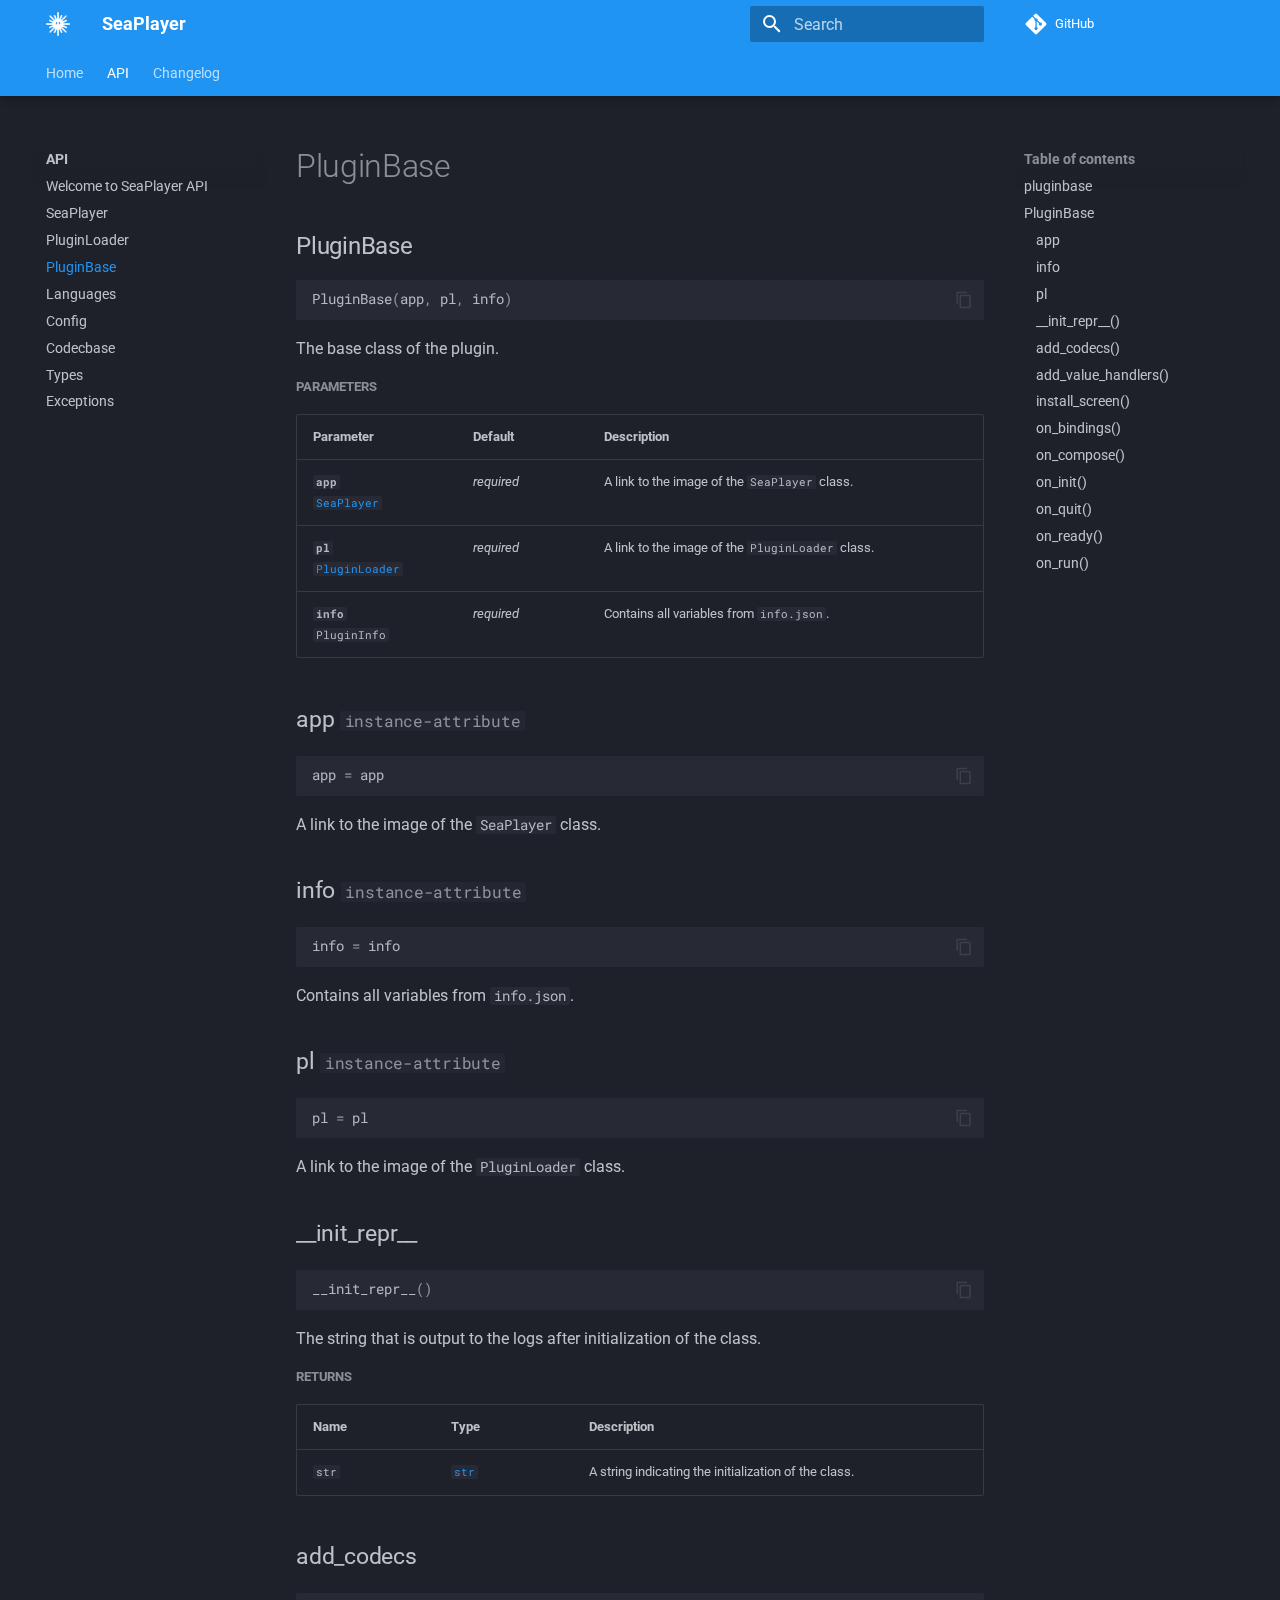
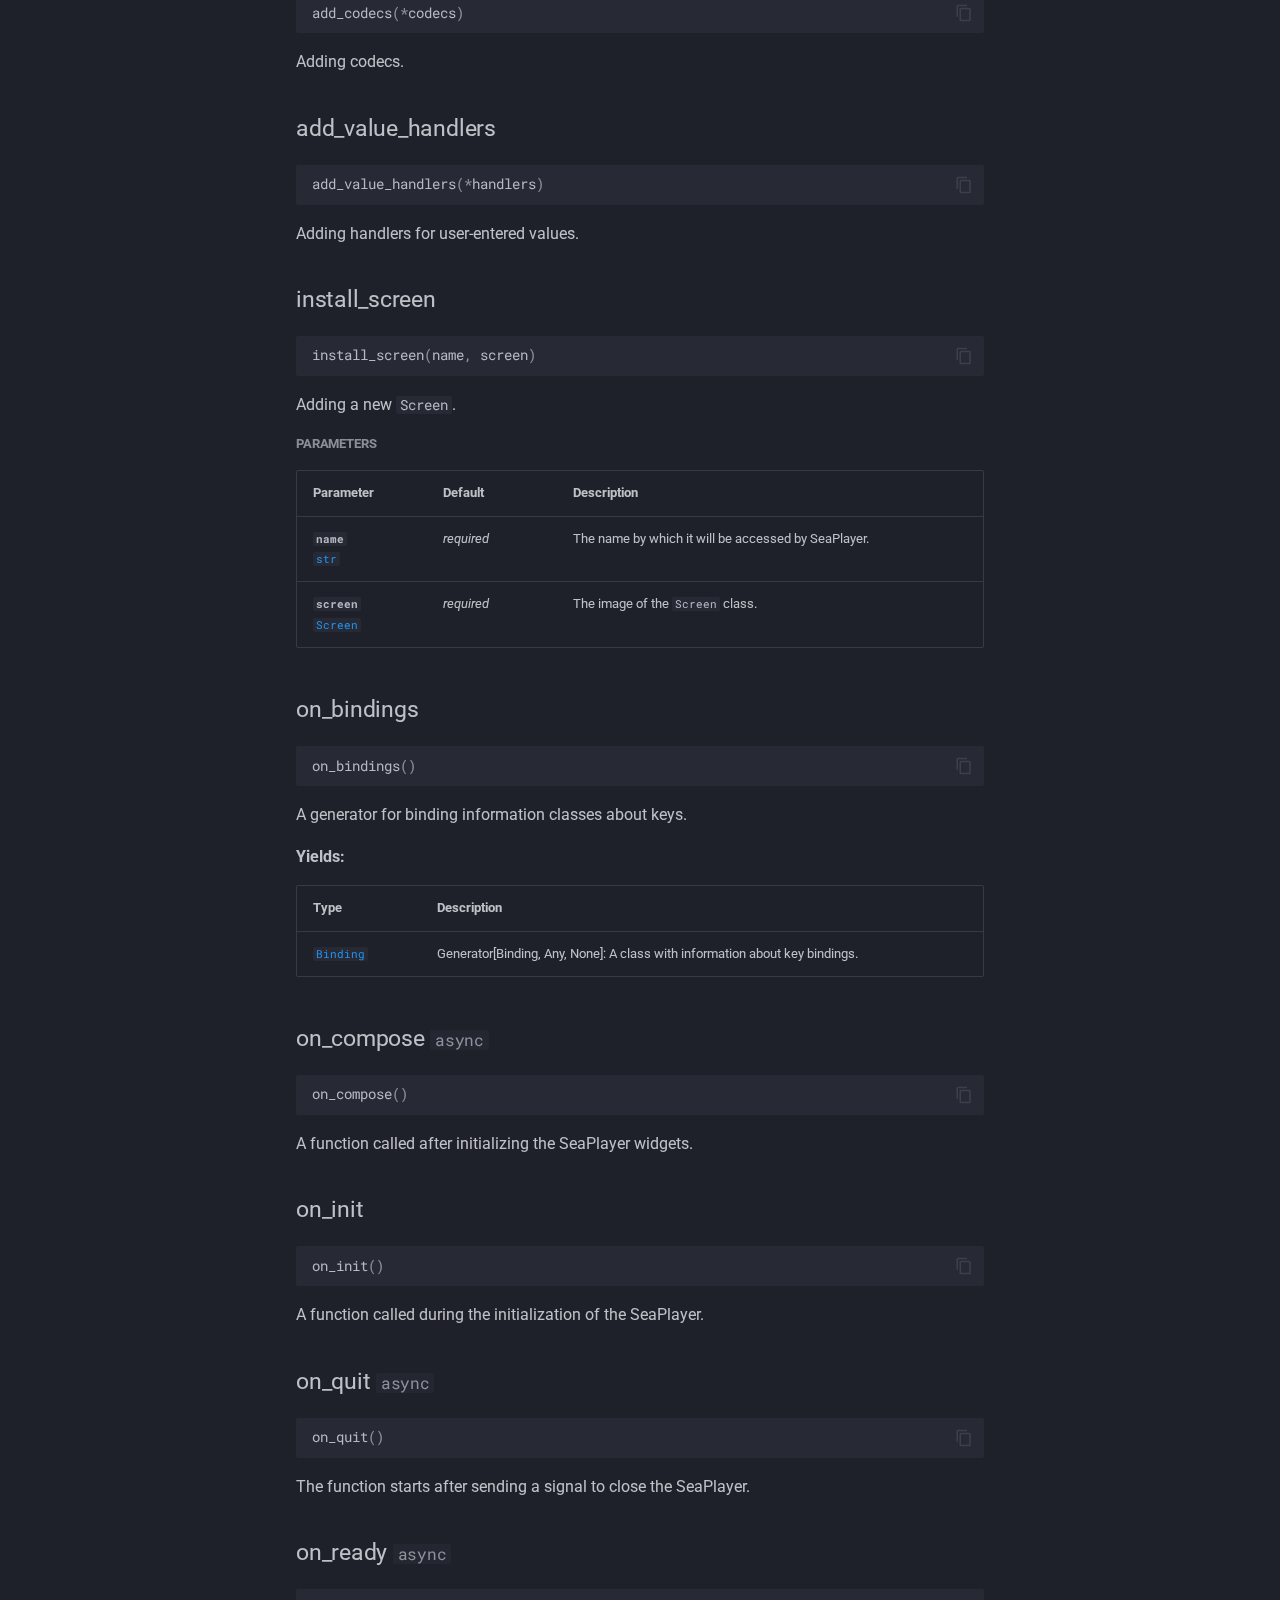
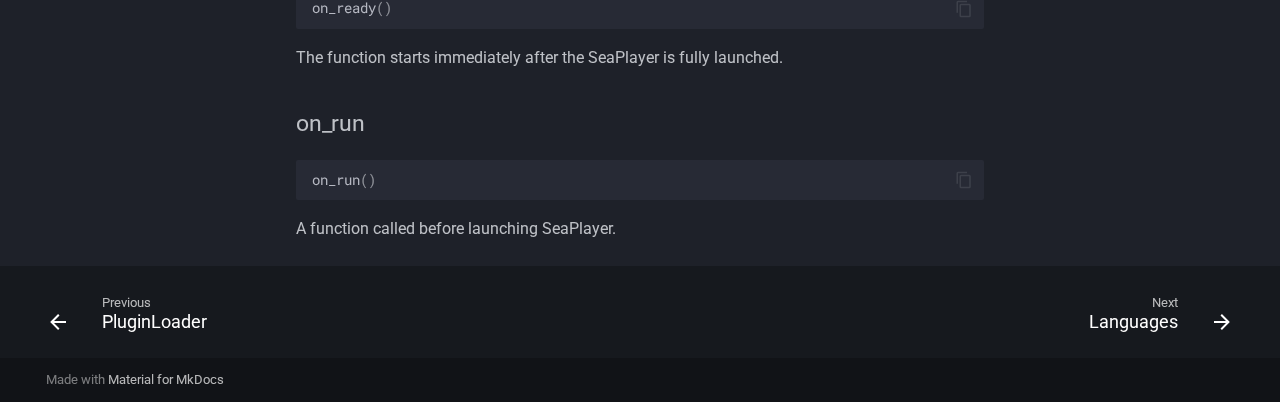
<file: docs/api/pluginbase/index.html>
<!doctype html>
<html lang="en" class="no-js">
  <head>
    
      <meta charset="utf-8">
      <meta name="viewport" content="width=device-width,initial-scale=1">
      
      
      
      
        <link rel="prev" href="../pluginloader/">
      
      
        <link rel="next" href="../languages/">
      
      
      <link rel="icon" href="../../assets/logo.png">
      <meta name="generator" content="mkdocs-1.5.3, mkdocs-material-9.5.2">
    
    
      
        <title>PluginBase - SeaPlayer</title>
      
    
    
      <link rel="stylesheet" href="../../assets/stylesheets/main.50c56a3b.min.css">
      
        
        <link rel="stylesheet" href="../../assets/stylesheets/palette.06af60db.min.css">
      
      


    
    
      
    
    
      
        
        
        <link rel="preconnect" href="https://fonts.gstatic.com" crossorigin>
        <link rel="stylesheet" href="https://fonts.googleapis.com/css?family=Roboto:300,300i,400,400i,700,700i%7CRoboto+Mono:400,400i,700,700i&display=fallback">
        <style>:root{--md-text-font:"Roboto";--md-code-font:"Roboto Mono"}</style>
      
    
    
      <link rel="stylesheet" href="../../assets/_mkdocstrings.css">
    
    <script>__md_scope=new URL("../..",location),__md_hash=e=>[...e].reduce((e,_)=>(e<<5)-e+_.charCodeAt(0),0),__md_get=(e,_=localStorage,t=__md_scope)=>JSON.parse(_.getItem(t.pathname+"."+e)),__md_set=(e,_,t=localStorage,a=__md_scope)=>{try{t.setItem(a.pathname+"."+e,JSON.stringify(_))}catch(e){}}</script>
    
      

    
    
    
  </head>
  
  
    
    
    
    
    
    <body dir="ltr" data-md-color-scheme="slate" data-md-color-primary="blue" data-md-color-accent="indigo">
  
    
    <input class="md-toggle" data-md-toggle="drawer" type="checkbox" id="__drawer" autocomplete="off">
    <input class="md-toggle" data-md-toggle="search" type="checkbox" id="__search" autocomplete="off">
    <label class="md-overlay" for="__drawer"></label>
    <div data-md-component="skip">
      
        
        <a href="#seaplayer.plug.pluginbase" class="md-skip">
          Skip to content
        </a>
      
    </div>
    <div data-md-component="announce">
      
    </div>
    
    
      

  

<header class="md-header md-header--shadow md-header--lifted" data-md-component="header">
  <nav class="md-header__inner md-grid" aria-label="Header">
    <a href="../.." title="SeaPlayer" class="md-header__button md-logo" aria-label="SeaPlayer" data-md-component="logo">
      
  <img src="../../assets/logo.png" alt="logo">

    </a>
    <label class="md-header__button md-icon" for="__drawer">
      
      <svg xmlns="http://www.w3.org/2000/svg" viewBox="0 0 24 24"><path d="M3 6h18v2H3V6m0 5h18v2H3v-2m0 5h18v2H3v-2Z"/></svg>
    </label>
    <div class="md-header__title" data-md-component="header-title">
      <div class="md-header__ellipsis">
        <div class="md-header__topic">
          <span class="md-ellipsis">
            SeaPlayer
          </span>
        </div>
        <div class="md-header__topic" data-md-component="header-topic">
          <span class="md-ellipsis">
            
              PluginBase
            
          </span>
        </div>
      </div>
    </div>
    
      
    
    
    
    
      <label class="md-header__button md-icon" for="__search">
        
        <svg xmlns="http://www.w3.org/2000/svg" viewBox="0 0 24 24"><path d="M9.5 3A6.5 6.5 0 0 1 16 9.5c0 1.61-.59 3.09-1.56 4.23l.27.27h.79l5 5-1.5 1.5-5-5v-.79l-.27-.27A6.516 6.516 0 0 1 9.5 16 6.5 6.5 0 0 1 3 9.5 6.5 6.5 0 0 1 9.5 3m0 2C7 5 5 7 5 9.5S7 14 9.5 14 14 12 14 9.5 12 5 9.5 5Z"/></svg>
      </label>
      <div class="md-search" data-md-component="search" role="dialog">
  <label class="md-search__overlay" for="__search"></label>
  <div class="md-search__inner" role="search">
    <form class="md-search__form" name="search">
      <input type="text" class="md-search__input" name="query" aria-label="Search" placeholder="Search" autocapitalize="off" autocorrect="off" autocomplete="off" spellcheck="false" data-md-component="search-query" required>
      <label class="md-search__icon md-icon" for="__search">
        
        <svg xmlns="http://www.w3.org/2000/svg" viewBox="0 0 24 24"><path d="M9.5 3A6.5 6.5 0 0 1 16 9.5c0 1.61-.59 3.09-1.56 4.23l.27.27h.79l5 5-1.5 1.5-5-5v-.79l-.27-.27A6.516 6.516 0 0 1 9.5 16 6.5 6.5 0 0 1 3 9.5 6.5 6.5 0 0 1 9.5 3m0 2C7 5 5 7 5 9.5S7 14 9.5 14 14 12 14 9.5 12 5 9.5 5Z"/></svg>
        
        <svg xmlns="http://www.w3.org/2000/svg" viewBox="0 0 24 24"><path d="M20 11v2H8l5.5 5.5-1.42 1.42L4.16 12l7.92-7.92L13.5 5.5 8 11h12Z"/></svg>
      </label>
      <nav class="md-search__options" aria-label="Search">
        
        <button type="reset" class="md-search__icon md-icon" title="Clear" aria-label="Clear" tabindex="-1">
          
          <svg xmlns="http://www.w3.org/2000/svg" viewBox="0 0 24 24"><path d="M19 6.41 17.59 5 12 10.59 6.41 5 5 6.41 10.59 12 5 17.59 6.41 19 12 13.41 17.59 19 19 17.59 13.41 12 19 6.41Z"/></svg>
        </button>
      </nav>
      
    </form>
    <div class="md-search__output">
      <div class="md-search__scrollwrap" data-md-scrollfix>
        <div class="md-search-result" data-md-component="search-result">
          <div class="md-search-result__meta">
            Initializing search
          </div>
          <ol class="md-search-result__list" role="presentation"></ol>
        </div>
      </div>
    </div>
  </div>
</div>
    
    
      <div class="md-header__source">
        <a href="https://github.com/romanin-rf/SeaPlayer" title="Go to repository" class="md-source" data-md-component="source">
  <div class="md-source__icon md-icon">
    
    <svg xmlns="http://www.w3.org/2000/svg" viewBox="0 0 448 512"><!--! Font Awesome Free 6.5.1 by @fontawesome - https://fontawesome.com License - https://fontawesome.com/license/free (Icons: CC BY 4.0, Fonts: SIL OFL 1.1, Code: MIT License) Copyright 2023 Fonticons, Inc.--><path d="M439.55 236.05 244 40.45a28.87 28.87 0 0 0-40.81 0l-40.66 40.63 51.52 51.52c27.06-9.14 52.68 16.77 43.39 43.68l49.66 49.66c34.23-11.8 61.18 31 35.47 56.69-26.49 26.49-70.21-2.87-56-37.34L240.22 199v121.85c25.3 12.54 22.26 41.85 9.08 55a34.34 34.34 0 0 1-48.55 0c-17.57-17.6-11.07-46.91 11.25-56v-123c-20.8-8.51-24.6-30.74-18.64-45L142.57 101 8.45 235.14a28.86 28.86 0 0 0 0 40.81l195.61 195.6a28.86 28.86 0 0 0 40.8 0l194.69-194.69a28.86 28.86 0 0 0 0-40.81z"/></svg>
  </div>
  <div class="md-source__repository">
    GitHub
  </div>
</a>
      </div>
    
  </nav>
  
    
      
<nav class="md-tabs" aria-label="Tabs" data-md-component="tabs">
  <div class="md-grid">
    <ul class="md-tabs__list">
      
        
  
  
  
    
    
      <li class="md-tabs__item">
        <a href="../.." class="md-tabs__link">
          
  
    
  
  Home

        </a>
      </li>
    
  

      
        
  
  
    
  
  
    
    
      <li class="md-tabs__item md-tabs__item--active">
        <a href="../" class="md-tabs__link">
          
  
    
  
  API

        </a>
      </li>
    
  

      
        
  
  
  
    <li class="md-tabs__item">
      <a href="../../changelog/" class="md-tabs__link">
        
  
    
  
  Сhangelog

      </a>
    </li>
  

      
    </ul>
  </div>
</nav>
    
  
</header>
    
    <div class="md-container" data-md-component="container">
      
      
        
      
      <main class="md-main" data-md-component="main">
        <div class="md-main__inner md-grid">
          
            
              
              <div class="md-sidebar md-sidebar--primary" data-md-component="sidebar" data-md-type="navigation" >
                <div class="md-sidebar__scrollwrap">
                  <div class="md-sidebar__inner">
                    


  


<nav class="md-nav md-nav--primary md-nav--lifted" aria-label="Navigation" data-md-level="0">
  <label class="md-nav__title" for="__drawer">
    <a href="../.." title="SeaPlayer" class="md-nav__button md-logo" aria-label="SeaPlayer" data-md-component="logo">
      
  <img src="../../assets/logo.png" alt="logo">

    </a>
    SeaPlayer
  </label>
  
    <div class="md-nav__source">
      <a href="https://github.com/romanin-rf/SeaPlayer" title="Go to repository" class="md-source" data-md-component="source">
  <div class="md-source__icon md-icon">
    
    <svg xmlns="http://www.w3.org/2000/svg" viewBox="0 0 448 512"><!--! Font Awesome Free 6.5.1 by @fontawesome - https://fontawesome.com License - https://fontawesome.com/license/free (Icons: CC BY 4.0, Fonts: SIL OFL 1.1, Code: MIT License) Copyright 2023 Fonticons, Inc.--><path d="M439.55 236.05 244 40.45a28.87 28.87 0 0 0-40.81 0l-40.66 40.63 51.52 51.52c27.06-9.14 52.68 16.77 43.39 43.68l49.66 49.66c34.23-11.8 61.18 31 35.47 56.69-26.49 26.49-70.21-2.87-56-37.34L240.22 199v121.85c25.3 12.54 22.26 41.85 9.08 55a34.34 34.34 0 0 1-48.55 0c-17.57-17.6-11.07-46.91 11.25-56v-123c-20.8-8.51-24.6-30.74-18.64-45L142.57 101 8.45 235.14a28.86 28.86 0 0 0 0 40.81l195.61 195.6a28.86 28.86 0 0 0 40.8 0l194.69-194.69a28.86 28.86 0 0 0 0-40.81z"/></svg>
  </div>
  <div class="md-source__repository">
    GitHub
  </div>
</a>
    </div>
  
  <ul class="md-nav__list" data-md-scrollfix>
    
      
      
  
  
  
  
    
    
      
        
          
        
      
        
          
        
      
        
      
        
      
    
    
    
    
      
      
    
    <li class="md-nav__item md-nav__item--section md-nav__item--nested">
      
        
        
        
        <input class="md-nav__toggle md-toggle " type="checkbox" id="__nav_1" >
        
          
          
          <div class="md-nav__link md-nav__container">
            <a href="../.." class="md-nav__link ">
              
  
  <span class="md-ellipsis">
    Home
  </span>
  

            </a>
            
              
              <label class="md-nav__link " for="__nav_1" id="__nav_1_label" tabindex="">
                <span class="md-nav__icon md-icon"></span>
              </label>
            
          </div>
        
        <nav class="md-nav" data-md-level="1" aria-labelledby="__nav_1_label" aria-expanded="false">
          <label class="md-nav__title" for="__nav_1">
            <span class="md-nav__icon md-icon"></span>
            Home
          </label>
          <ul class="md-nav__list" data-md-scrollfix>
            
              
            
              
                
  
  
  
  
    <li class="md-nav__item">
      <a href="../.." class="md-nav__link">
        
  
  <span class="md-ellipsis">
    Welcome to SeaPlayer
  </span>
  

      </a>
    </li>
  

              
            
              
                
  
  
  
  
    <li class="md-nav__item">
      <a href="../../plugin-cli-home/" class="md-nav__link">
        
  
  <span class="md-ellipsis">
    Plugin CLI
  </span>
  

      </a>
    </li>
  

              
            
              
                
  
  
  
  
    <li class="md-nav__item">
      <a href="../../plugin-dev-home/" class="md-nav__link">
        
  
  <span class="md-ellipsis">
    Plugin Development
  </span>
  

      </a>
    </li>
  

              
            
          </ul>
        </nav>
      
    </li>
  

    
      
      
  
  
    
  
  
  
    
    
      
        
          
        
      
        
          
        
      
        
      
        
      
        
      
        
      
        
      
        
      
        
      
        
      
    
    
    
    
      
      
    
    <li class="md-nav__item md-nav__item--active md-nav__item--section md-nav__item--nested">
      
        
        
        
        <input class="md-nav__toggle md-toggle " type="checkbox" id="__nav_2" checked>
        
          
          
          <div class="md-nav__link md-nav__container">
            <a href="../" class="md-nav__link ">
              
  
  <span class="md-ellipsis">
    API
  </span>
  

            </a>
            
              
              <label class="md-nav__link " for="__nav_2" id="__nav_2_label" tabindex="">
                <span class="md-nav__icon md-icon"></span>
              </label>
            
          </div>
        
        <nav class="md-nav" data-md-level="1" aria-labelledby="__nav_2_label" aria-expanded="true">
          <label class="md-nav__title" for="__nav_2">
            <span class="md-nav__icon md-icon"></span>
            API
          </label>
          <ul class="md-nav__list" data-md-scrollfix>
            
              
            
              
                
  
  
  
  
    <li class="md-nav__item">
      <a href="../" class="md-nav__link">
        
  
  <span class="md-ellipsis">
    Welcome to SeaPlayer API
  </span>
  

      </a>
    </li>
  

              
            
              
                
  
  
  
  
    <li class="md-nav__item">
      <a href="../seaplayer/" class="md-nav__link">
        
  
  <span class="md-ellipsis">
    SeaPlayer
  </span>
  

      </a>
    </li>
  

              
            
              
                
  
  
  
  
    <li class="md-nav__item">
      <a href="../pluginloader/" class="md-nav__link">
        
  
  <span class="md-ellipsis">
    PluginLoader
  </span>
  

      </a>
    </li>
  

              
            
              
                
  
  
    
  
  
  
    <li class="md-nav__item md-nav__item--active">
      
      <input class="md-nav__toggle md-toggle" type="checkbox" id="__toc">
      
      
      
        <label class="md-nav__link md-nav__link--active" for="__toc">
          
  
  <span class="md-ellipsis">
    PluginBase
  </span>
  

          <span class="md-nav__icon md-icon"></span>
        </label>
      
      <a href="./" class="md-nav__link md-nav__link--active">
        
  
  <span class="md-ellipsis">
    PluginBase
  </span>
  

      </a>
      
        

<nav class="md-nav md-nav--secondary" aria-label="Table of contents">
  
  
  
  
    <label class="md-nav__title" for="__toc">
      <span class="md-nav__icon md-icon"></span>
      Table of contents
    </label>
    <ul class="md-nav__list" data-md-component="toc" data-md-scrollfix>
      
        <li class="md-nav__item">
  <a href="#seaplayer.plug.pluginbase" class="md-nav__link">
    <span class="md-ellipsis">
      pluginbase
    </span>
  </a>
  
</li>
      
        <li class="md-nav__item">
  <a href="#seaplayer.plug.pluginbase.PluginBase" class="md-nav__link">
    <span class="md-ellipsis">
      PluginBase
    </span>
  </a>
  
    <nav class="md-nav" aria-label="PluginBase">
      <ul class="md-nav__list">
        
          <li class="md-nav__item">
  <a href="#seaplayer.plug.pluginbase.PluginBase.app" class="md-nav__link">
    <span class="md-ellipsis">
      app
    </span>
  </a>
  
</li>
        
          <li class="md-nav__item">
  <a href="#seaplayer.plug.pluginbase.PluginBase.info" class="md-nav__link">
    <span class="md-ellipsis">
      info
    </span>
  </a>
  
</li>
        
          <li class="md-nav__item">
  <a href="#seaplayer.plug.pluginbase.PluginBase.pl" class="md-nav__link">
    <span class="md-ellipsis">
      pl
    </span>
  </a>
  
</li>
        
          <li class="md-nav__item">
  <a href="#seaplayer.plug.pluginbase.PluginBase.__init_repr__" class="md-nav__link">
    <span class="md-ellipsis">
      __init_repr__()
    </span>
  </a>
  
</li>
        
          <li class="md-nav__item">
  <a href="#seaplayer.plug.pluginbase.PluginBase.add_codecs" class="md-nav__link">
    <span class="md-ellipsis">
      add_codecs()
    </span>
  </a>
  
</li>
        
          <li class="md-nav__item">
  <a href="#seaplayer.plug.pluginbase.PluginBase.add_value_handlers" class="md-nav__link">
    <span class="md-ellipsis">
      add_value_handlers()
    </span>
  </a>
  
</li>
        
          <li class="md-nav__item">
  <a href="#seaplayer.plug.pluginbase.PluginBase.install_screen" class="md-nav__link">
    <span class="md-ellipsis">
      install_screen()
    </span>
  </a>
  
</li>
        
          <li class="md-nav__item">
  <a href="#seaplayer.plug.pluginbase.PluginBase.on_bindings" class="md-nav__link">
    <span class="md-ellipsis">
      on_bindings()
    </span>
  </a>
  
</li>
        
          <li class="md-nav__item">
  <a href="#seaplayer.plug.pluginbase.PluginBase.on_compose" class="md-nav__link">
    <span class="md-ellipsis">
      on_compose()
    </span>
  </a>
  
</li>
        
          <li class="md-nav__item">
  <a href="#seaplayer.plug.pluginbase.PluginBase.on_init" class="md-nav__link">
    <span class="md-ellipsis">
      on_init()
    </span>
  </a>
  
</li>
        
          <li class="md-nav__item">
  <a href="#seaplayer.plug.pluginbase.PluginBase.on_quit" class="md-nav__link">
    <span class="md-ellipsis">
      on_quit()
    </span>
  </a>
  
</li>
        
          <li class="md-nav__item">
  <a href="#seaplayer.plug.pluginbase.PluginBase.on_ready" class="md-nav__link">
    <span class="md-ellipsis">
      on_ready()
    </span>
  </a>
  
</li>
        
          <li class="md-nav__item">
  <a href="#seaplayer.plug.pluginbase.PluginBase.on_run" class="md-nav__link">
    <span class="md-ellipsis">
      on_run()
    </span>
  </a>
  
</li>
        
      </ul>
    </nav>
  
</li>
      
    </ul>
  
</nav>
      
    </li>
  

              
            
              
                
  
  
  
  
    <li class="md-nav__item">
      <a href="../languages/" class="md-nav__link">
        
  
  <span class="md-ellipsis">
    Languages
  </span>
  

      </a>
    </li>
  

              
            
              
                
  
  
  
  
    <li class="md-nav__item">
      <a href="../config/" class="md-nav__link">
        
  
  <span class="md-ellipsis">
    Config
  </span>
  

      </a>
    </li>
  

              
            
              
                
  
  
  
  
    <li class="md-nav__item">
      <a href="../codecbase/" class="md-nav__link">
        
  
  <span class="md-ellipsis">
    Codecbase
  </span>
  

      </a>
    </li>
  

              
            
              
                
  
  
  
  
    <li class="md-nav__item">
      <a href="../types/" class="md-nav__link">
        
  
  <span class="md-ellipsis">
    Types
  </span>
  

      </a>
    </li>
  

              
            
              
                
  
  
  
  
    <li class="md-nav__item">
      <a href="../exceptions/" class="md-nav__link">
        
  
  <span class="md-ellipsis">
    Exceptions
  </span>
  

      </a>
    </li>
  

              
            
          </ul>
        </nav>
      
    </li>
  

    
      
      
  
  
  
  
    <li class="md-nav__item">
      <a href="../../changelog/" class="md-nav__link">
        
  
  <span class="md-ellipsis">
    Сhangelog
  </span>
  

      </a>
    </li>
  

    
  </ul>
</nav>
                  </div>
                </div>
              </div>
            
            
              
              <div class="md-sidebar md-sidebar--secondary" data-md-component="sidebar" data-md-type="toc" >
                <div class="md-sidebar__scrollwrap">
                  <div class="md-sidebar__inner">
                    

<nav class="md-nav md-nav--secondary" aria-label="Table of contents">
  
  
  
  
    <label class="md-nav__title" for="__toc">
      <span class="md-nav__icon md-icon"></span>
      Table of contents
    </label>
    <ul class="md-nav__list" data-md-component="toc" data-md-scrollfix>
      
        <li class="md-nav__item">
  <a href="#seaplayer.plug.pluginbase" class="md-nav__link">
    <span class="md-ellipsis">
      pluginbase
    </span>
  </a>
  
</li>
      
        <li class="md-nav__item">
  <a href="#seaplayer.plug.pluginbase.PluginBase" class="md-nav__link">
    <span class="md-ellipsis">
      PluginBase
    </span>
  </a>
  
    <nav class="md-nav" aria-label="PluginBase">
      <ul class="md-nav__list">
        
          <li class="md-nav__item">
  <a href="#seaplayer.plug.pluginbase.PluginBase.app" class="md-nav__link">
    <span class="md-ellipsis">
      app
    </span>
  </a>
  
</li>
        
          <li class="md-nav__item">
  <a href="#seaplayer.plug.pluginbase.PluginBase.info" class="md-nav__link">
    <span class="md-ellipsis">
      info
    </span>
  </a>
  
</li>
        
          <li class="md-nav__item">
  <a href="#seaplayer.plug.pluginbase.PluginBase.pl" class="md-nav__link">
    <span class="md-ellipsis">
      pl
    </span>
  </a>
  
</li>
        
          <li class="md-nav__item">
  <a href="#seaplayer.plug.pluginbase.PluginBase.__init_repr__" class="md-nav__link">
    <span class="md-ellipsis">
      __init_repr__()
    </span>
  </a>
  
</li>
        
          <li class="md-nav__item">
  <a href="#seaplayer.plug.pluginbase.PluginBase.add_codecs" class="md-nav__link">
    <span class="md-ellipsis">
      add_codecs()
    </span>
  </a>
  
</li>
        
          <li class="md-nav__item">
  <a href="#seaplayer.plug.pluginbase.PluginBase.add_value_handlers" class="md-nav__link">
    <span class="md-ellipsis">
      add_value_handlers()
    </span>
  </a>
  
</li>
        
          <li class="md-nav__item">
  <a href="#seaplayer.plug.pluginbase.PluginBase.install_screen" class="md-nav__link">
    <span class="md-ellipsis">
      install_screen()
    </span>
  </a>
  
</li>
        
          <li class="md-nav__item">
  <a href="#seaplayer.plug.pluginbase.PluginBase.on_bindings" class="md-nav__link">
    <span class="md-ellipsis">
      on_bindings()
    </span>
  </a>
  
</li>
        
          <li class="md-nav__item">
  <a href="#seaplayer.plug.pluginbase.PluginBase.on_compose" class="md-nav__link">
    <span class="md-ellipsis">
      on_compose()
    </span>
  </a>
  
</li>
        
          <li class="md-nav__item">
  <a href="#seaplayer.plug.pluginbase.PluginBase.on_init" class="md-nav__link">
    <span class="md-ellipsis">
      on_init()
    </span>
  </a>
  
</li>
        
          <li class="md-nav__item">
  <a href="#seaplayer.plug.pluginbase.PluginBase.on_quit" class="md-nav__link">
    <span class="md-ellipsis">
      on_quit()
    </span>
  </a>
  
</li>
        
          <li class="md-nav__item">
  <a href="#seaplayer.plug.pluginbase.PluginBase.on_ready" class="md-nav__link">
    <span class="md-ellipsis">
      on_ready()
    </span>
  </a>
  
</li>
        
          <li class="md-nav__item">
  <a href="#seaplayer.plug.pluginbase.PluginBase.on_run" class="md-nav__link">
    <span class="md-ellipsis">
      on_run()
    </span>
  </a>
  
</li>
        
      </ul>
    </nav>
  
</li>
      
    </ul>
  
</nav>
                  </div>
                </div>
              </div>
            
          
          
            <div class="md-content" data-md-component="content">
              <article class="md-content__inner md-typeset">
                
                  

  
  


  <h1>PluginBase</h1>

<div class="doc doc-object doc-module">



<a id="seaplayer.plug.pluginbase"></a>
  <div class="doc doc-contents first">

  

  <div class="doc doc-children">








<div class="doc doc-object doc-class">




<h2 id="seaplayer.plug.pluginbase.PluginBase" class="doc doc-heading">
          <span class="doc doc-object-name doc-class-name">PluginBase</span>


<a href="#seaplayer.plug.pluginbase.PluginBase" class="headerlink" title="Permanent link">&para;</a></h2>
<div class="doc-signature highlight"><pre><span></span><code><span id="__span-0-1"><a id="__codelineno-0-1" name="__codelineno-0-1" href="#__codelineno-0-1"></a><span class="n">PluginBase</span><span class="p">(</span><span class="n">app</span><span class="p">,</span> <span class="n">pl</span><span class="p">,</span> <span class="n">info</span><span class="p">)</span>
</span></code></pre></div>

  <div class="doc doc-contents ">

  
      <p>The base class of the plugin.</p>
  

  <h5>Parameters</h5>
  <table>
    <thead>
      <tr>
        <th>Parameter</th>
        <th>Default</th>
        <th>Description</th>
      </tr>
    </thead>
    <tbody>
        <tr>
          <td>
            <strong><code>app</code></strong>
            <br>
                <code><a class="autorefs autorefs-internal" title="seaplayer.seaplayer.SeaPlayer" href="../seaplayer/#seaplayer.seaplayer.SeaPlayer">SeaPlayer</a></code>
          </td>
          <td>
            <em>required</em>
          </td>
          <td><p>A link to the image of the <code>SeaPlayer</code> class.</p></td>
        </tr>
        <tr>
          <td>
            <strong><code>pl</code></strong>
            <br>
                <code><a class="autorefs autorefs-internal" title="seaplayer.plug.pluginloader.PluginLoader" href="../pluginloader/#seaplayer.plug.pluginloader.PluginLoader">PluginLoader</a></code>
          </td>
          <td>
            <em>required</em>
          </td>
          <td><p>A link to the image of the <code>PluginLoader</code> class.</p></td>
        </tr>
        <tr>
          <td>
            <strong><code>info</code></strong>
            <br>
                <code><span title="seaplayer.plug.pluginbase.PluginInfo">PluginInfo</span></code>
          </td>
          <td>
            <em>required</em>
          </td>
          <td><p>Contains all variables from <code>info.json</code>.</p></td>
        </tr>
    </tbody>
  </table>


  

  <div class="doc doc-children">







<div class="doc doc-object doc-attribute">




<h3 id="seaplayer.plug.pluginbase.PluginBase.app" class="doc doc-heading">
          <span class="doc doc-object-name doc-attribute-name">app</span>

  
  <span class="doc doc-labels">
      <small class="doc doc-label doc-label-instance-attribute"><code>instance-attribute</code></small>
  </span>

<a href="#seaplayer.plug.pluginbase.PluginBase.app" class="headerlink" title="Permanent link">&para;</a></h3>
<div class="doc-signature highlight"><pre><span></span><code><span id="__span-0-1"><a id="__codelineno-0-1" name="__codelineno-0-1" href="#__codelineno-0-1"></a><span class="n">app</span> <span class="o">=</span> <span class="n">app</span>
</span></code></pre></div>

  <div class="doc doc-contents ">
  
      <p>A link to the image of the <code>SeaPlayer</code> class.</p>
  </div>

</div>

<div class="doc doc-object doc-attribute">




<h3 id="seaplayer.plug.pluginbase.PluginBase.info" class="doc doc-heading">
          <span class="doc doc-object-name doc-attribute-name">info</span>

  
  <span class="doc doc-labels">
      <small class="doc doc-label doc-label-instance-attribute"><code>instance-attribute</code></small>
  </span>

<a href="#seaplayer.plug.pluginbase.PluginBase.info" class="headerlink" title="Permanent link">&para;</a></h3>
<div class="doc-signature highlight"><pre><span></span><code><span id="__span-0-1"><a id="__codelineno-0-1" name="__codelineno-0-1" href="#__codelineno-0-1"></a><span class="n">info</span> <span class="o">=</span> <span class="n">info</span>
</span></code></pre></div>

  <div class="doc doc-contents ">
  
      <p>Contains all variables from <code>info.json</code>.</p>
  </div>

</div>

<div class="doc doc-object doc-attribute">




<h3 id="seaplayer.plug.pluginbase.PluginBase.pl" class="doc doc-heading">
          <span class="doc doc-object-name doc-attribute-name">pl</span>

  
  <span class="doc doc-labels">
      <small class="doc doc-label doc-label-instance-attribute"><code>instance-attribute</code></small>
  </span>

<a href="#seaplayer.plug.pluginbase.PluginBase.pl" class="headerlink" title="Permanent link">&para;</a></h3>
<div class="doc-signature highlight"><pre><span></span><code><span id="__span-0-1"><a id="__codelineno-0-1" name="__codelineno-0-1" href="#__codelineno-0-1"></a><span class="n">pl</span> <span class="o">=</span> <span class="n">pl</span>
</span></code></pre></div>

  <div class="doc doc-contents ">
  
      <p>A link to the image of the <code>PluginLoader</code> class.</p>
  </div>

</div>




<div class="doc doc-object doc-function">




<h3 id="seaplayer.plug.pluginbase.PluginBase.__init_repr__" class="doc doc-heading">
          <span class="doc doc-object-name doc-function-name">__init_repr__</span>


<a href="#seaplayer.plug.pluginbase.PluginBase.__init_repr__" class="headerlink" title="Permanent link">&para;</a></h3>
<div class="doc-signature highlight"><pre><span></span><code><span id="__span-0-1"><a id="__codelineno-0-1" name="__codelineno-0-1" href="#__codelineno-0-1"></a><span class="n">__init_repr__</span><span class="p">()</span>
</span></code></pre></div>

  <div class="doc doc-contents ">
  
      <p>The string that is output to the logs after initialization of the class.</p>

  <h5>Returns</h5>
  <table>
    <thead>
      <tr>
<th>Name</th>        <th>Type</th>
        <th>Description</th>
      </tr>
    </thead>
    <tbody>
        <tr>
<td><code>str</code></td>          <td>
                <code><a class="autorefs autorefs-external" href="https://docs.python.org/3/library/stdtypes.html#str">str</a></code>
          </td>
          <td><p>A string indicating the initialization of the class.</p></td>
        </tr>
    </tbody>
  </table>

  </div>

</div>


<div class="doc doc-object doc-function">




<h3 id="seaplayer.plug.pluginbase.PluginBase.add_codecs" class="doc doc-heading">
          <span class="doc doc-object-name doc-function-name">add_codecs</span>


<a href="#seaplayer.plug.pluginbase.PluginBase.add_codecs" class="headerlink" title="Permanent link">&para;</a></h3>
<div class="doc-signature highlight"><pre><span></span><code><span id="__span-0-1"><a id="__codelineno-0-1" name="__codelineno-0-1" href="#__codelineno-0-1"></a><span class="n">add_codecs</span><span class="p">(</span><span class="o">*</span><span class="n">codecs</span><span class="p">)</span>
</span></code></pre></div>

  <div class="doc doc-contents ">
  
      <p>Adding codecs.</p>

  </div>

</div>


<div class="doc doc-object doc-function">




<h3 id="seaplayer.plug.pluginbase.PluginBase.add_value_handlers" class="doc doc-heading">
          <span class="doc doc-object-name doc-function-name">add_value_handlers</span>


<a href="#seaplayer.plug.pluginbase.PluginBase.add_value_handlers" class="headerlink" title="Permanent link">&para;</a></h3>
<div class="doc-signature highlight"><pre><span></span><code><span id="__span-0-1"><a id="__codelineno-0-1" name="__codelineno-0-1" href="#__codelineno-0-1"></a><span class="n">add_value_handlers</span><span class="p">(</span><span class="o">*</span><span class="n">handlers</span><span class="p">)</span>
</span></code></pre></div>

  <div class="doc doc-contents ">
  
      <p>Adding handlers for user-entered values.</p>

  </div>

</div>


<div class="doc doc-object doc-function">




<h3 id="seaplayer.plug.pluginbase.PluginBase.install_screen" class="doc doc-heading">
          <span class="doc doc-object-name doc-function-name">install_screen</span>


<a href="#seaplayer.plug.pluginbase.PluginBase.install_screen" class="headerlink" title="Permanent link">&para;</a></h3>
<div class="doc-signature highlight"><pre><span></span><code><span id="__span-0-1"><a id="__codelineno-0-1" name="__codelineno-0-1" href="#__codelineno-0-1"></a><span class="n">install_screen</span><span class="p">(</span><span class="n">name</span><span class="p">,</span> <span class="n">screen</span><span class="p">)</span>
</span></code></pre></div>

  <div class="doc doc-contents ">
  
      <p>Adding a new <code>Screen</code>.</p>

  <h5>Parameters</h5>
  <table>
    <thead>
      <tr>
        <th>Parameter</th>
        <th>Default</th>
        <th>Description</th>
      </tr>
    </thead>
    <tbody>
        <tr>
          <td>
            <strong><code>name</code></strong>
            <br>
                <code><a class="autorefs autorefs-external" href="https://docs.python.org/3/library/stdtypes.html#str">str</a></code>
          </td>
          <td>
            <em>required</em>
          </td>
          <td><p>The name by which it will be accessed by SeaPlayer.</p></td>
        </tr>
        <tr>
          <td>
            <strong><code>screen</code></strong>
            <br>
                <code><a class="autorefs autorefs-external" title="textual.screen.Screen" href="https://textual.textualize.io/api/screen/#textual.screen.Screen">Screen</a></code>
          </td>
          <td>
            <em>required</em>
          </td>
          <td><p>The image of the <code>Screen</code> class.</p></td>
        </tr>
    </tbody>
  </table>

  </div>

</div>


<div class="doc doc-object doc-function">




<h3 id="seaplayer.plug.pluginbase.PluginBase.on_bindings" class="doc doc-heading">
          <span class="doc doc-object-name doc-function-name">on_bindings</span>


<a href="#seaplayer.plug.pluginbase.PluginBase.on_bindings" class="headerlink" title="Permanent link">&para;</a></h3>
<div class="doc-signature highlight"><pre><span></span><code><span id="__span-0-1"><a id="__codelineno-0-1" name="__codelineno-0-1" href="#__codelineno-0-1"></a><span class="n">on_bindings</span><span class="p">()</span>
</span></code></pre></div>

  <div class="doc doc-contents ">
  
      <p>A generator for binding information classes about keys.</p>



  <p><strong>Yields:</strong></p>
  <table>
    <thead>
      <tr>
        <th>Type</th>
        <th>Description</th>
      </tr>
    </thead>
    <tbody>
        <tr>
          <td>
                <code><a class="autorefs autorefs-external" title="textual.binding.Binding" href="https://textual.textualize.io/api/binding/#textual.binding.Binding">Binding</a></code>
          </td>
          <td>
            <div class="doc-md-description">
              <p>Generator[Binding, Any, None]: A class with information about key bindings.</p>
            </div>
          </td>
        </tr>
    </tbody>
  </table>

  </div>

</div>


<div class="doc doc-object doc-function">




<h3 id="seaplayer.plug.pluginbase.PluginBase.on_compose" class="doc doc-heading">
          <span class="doc doc-object-name doc-function-name">on_compose</span>

  
  <span class="doc doc-labels">
      <small class="doc doc-label doc-label-async"><code>async</code></small>
  </span>

<a href="#seaplayer.plug.pluginbase.PluginBase.on_compose" class="headerlink" title="Permanent link">&para;</a></h3>
<div class="doc-signature highlight"><pre><span></span><code><span id="__span-0-1"><a id="__codelineno-0-1" name="__codelineno-0-1" href="#__codelineno-0-1"></a><span class="n">on_compose</span><span class="p">()</span>
</span></code></pre></div>

  <div class="doc doc-contents ">
  
      <p>A function called after initializing the SeaPlayer widgets.</p>

  </div>

</div>


<div class="doc doc-object doc-function">




<h3 id="seaplayer.plug.pluginbase.PluginBase.on_init" class="doc doc-heading">
          <span class="doc doc-object-name doc-function-name">on_init</span>


<a href="#seaplayer.plug.pluginbase.PluginBase.on_init" class="headerlink" title="Permanent link">&para;</a></h3>
<div class="doc-signature highlight"><pre><span></span><code><span id="__span-0-1"><a id="__codelineno-0-1" name="__codelineno-0-1" href="#__codelineno-0-1"></a><span class="n">on_init</span><span class="p">()</span>
</span></code></pre></div>

  <div class="doc doc-contents ">
  
      <p>A function called during the initialization of the SeaPlayer.</p>

  </div>

</div>


<div class="doc doc-object doc-function">




<h3 id="seaplayer.plug.pluginbase.PluginBase.on_quit" class="doc doc-heading">
          <span class="doc doc-object-name doc-function-name">on_quit</span>

  
  <span class="doc doc-labels">
      <small class="doc doc-label doc-label-async"><code>async</code></small>
  </span>

<a href="#seaplayer.plug.pluginbase.PluginBase.on_quit" class="headerlink" title="Permanent link">&para;</a></h3>
<div class="doc-signature highlight"><pre><span></span><code><span id="__span-0-1"><a id="__codelineno-0-1" name="__codelineno-0-1" href="#__codelineno-0-1"></a><span class="n">on_quit</span><span class="p">()</span>
</span></code></pre></div>

  <div class="doc doc-contents ">
  
      <p>The function starts after sending a signal to close the SeaPlayer.</p>

  </div>

</div>


<div class="doc doc-object doc-function">




<h3 id="seaplayer.plug.pluginbase.PluginBase.on_ready" class="doc doc-heading">
          <span class="doc doc-object-name doc-function-name">on_ready</span>

  
  <span class="doc doc-labels">
      <small class="doc doc-label doc-label-async"><code>async</code></small>
  </span>

<a href="#seaplayer.plug.pluginbase.PluginBase.on_ready" class="headerlink" title="Permanent link">&para;</a></h3>
<div class="doc-signature highlight"><pre><span></span><code><span id="__span-0-1"><a id="__codelineno-0-1" name="__codelineno-0-1" href="#__codelineno-0-1"></a><span class="n">on_ready</span><span class="p">()</span>
</span></code></pre></div>

  <div class="doc doc-contents ">
  
      <p>The function starts immediately after the SeaPlayer is fully launched.</p>

  </div>

</div>


<div class="doc doc-object doc-function">




<h3 id="seaplayer.plug.pluginbase.PluginBase.on_run" class="doc doc-heading">
          <span class="doc doc-object-name doc-function-name">on_run</span>


<a href="#seaplayer.plug.pluginbase.PluginBase.on_run" class="headerlink" title="Permanent link">&para;</a></h3>
<div class="doc-signature highlight"><pre><span></span><code><span id="__span-0-1"><a id="__codelineno-0-1" name="__codelineno-0-1" href="#__codelineno-0-1"></a><span class="n">on_run</span><span class="p">()</span>
</span></code></pre></div>

  <div class="doc doc-contents ">
  
      <p>A function called before launching SeaPlayer.</p>

  </div>

</div>



  </div>

  </div>

</div>




  </div>

  </div>

</div>












                
              </article>
            </div>
          
          
<script>var target=document.getElementById(location.hash.slice(1));target&&target.name&&(target.checked=target.name.startsWith("__tabbed_"))</script>
        </div>
        
      </main>
      
        <footer class="md-footer">
  
    
      
      <nav class="md-footer__inner md-grid" aria-label="Footer" >
        
          
          <a href="../pluginloader/" class="md-footer__link md-footer__link--prev" aria-label="Previous: PluginLoader">
            <div class="md-footer__button md-icon">
              
              <svg xmlns="http://www.w3.org/2000/svg" viewBox="0 0 24 24"><path d="M20 11v2H8l5.5 5.5-1.42 1.42L4.16 12l7.92-7.92L13.5 5.5 8 11h12Z"/></svg>
            </div>
            <div class="md-footer__title">
              <span class="md-footer__direction">
                Previous
              </span>
              <div class="md-ellipsis">
                PluginLoader
              </div>
            </div>
          </a>
        
        
          
          <a href="../languages/" class="md-footer__link md-footer__link--next" aria-label="Next: Languages">
            <div class="md-footer__title">
              <span class="md-footer__direction">
                Next
              </span>
              <div class="md-ellipsis">
                Languages
              </div>
            </div>
            <div class="md-footer__button md-icon">
              
              <svg xmlns="http://www.w3.org/2000/svg" viewBox="0 0 24 24"><path d="M4 11v2h12l-5.5 5.5 1.42 1.42L19.84 12l-7.92-7.92L10.5 5.5 16 11H4Z"/></svg>
            </div>
          </a>
        
      </nav>
    
  
  <div class="md-footer-meta md-typeset">
    <div class="md-footer-meta__inner md-grid">
      <div class="md-copyright">
  
  
    Made with
    <a href="https://squidfunk.github.io/mkdocs-material/" target="_blank" rel="noopener">
      Material for MkDocs
    </a>
  
</div>
      
    </div>
  </div>
</footer>
      
    </div>
    <div class="md-dialog" data-md-component="dialog">
      <div class="md-dialog__inner md-typeset"></div>
    </div>
    
    
    <script id="__config" type="application/json">{"base": "../..", "features": ["content.code.copy", "content.code.select", "content.code.annotate", "navigation.tabs", "navigation.instant", "navigation.instant.prefetch", "navigation.tabs.sticky", "navigation.sections", "navigation.path", "navigation.indexes", "navigation.footer"], "search": "../../assets/javascripts/workers/search.f886a092.min.js", "translations": {"clipboard.copied": "Copied to clipboard", "clipboard.copy": "Copy to clipboard", "search.result.more.one": "1 more on this page", "search.result.more.other": "# more on this page", "search.result.none": "No matching documents", "search.result.one": "1 matching document", "search.result.other": "# matching documents", "search.result.placeholder": "Type to start searching", "search.result.term.missing": "Missing", "select.version": "Select version"}}</script>
    
    
      <script src="../../assets/javascripts/bundle.d7c377c4.min.js"></script>
      
    
  </body>
</html>
</file>
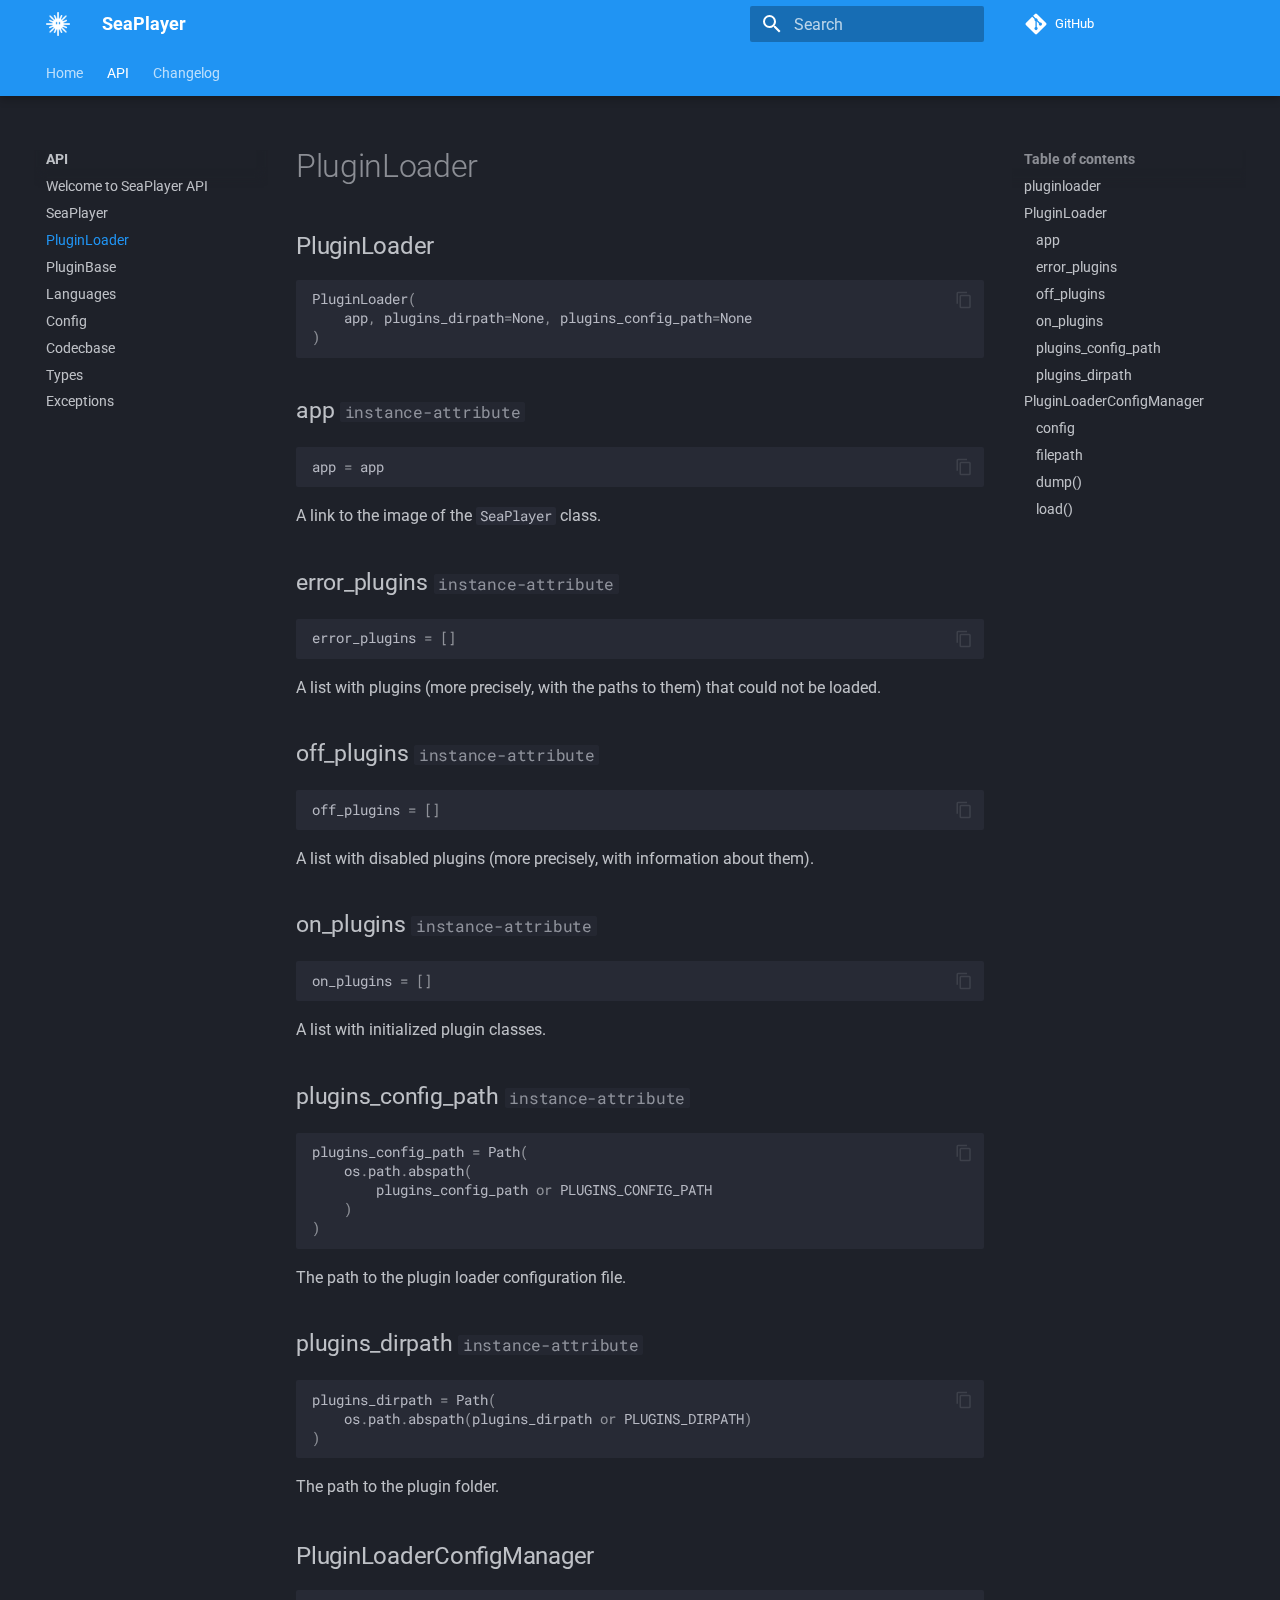
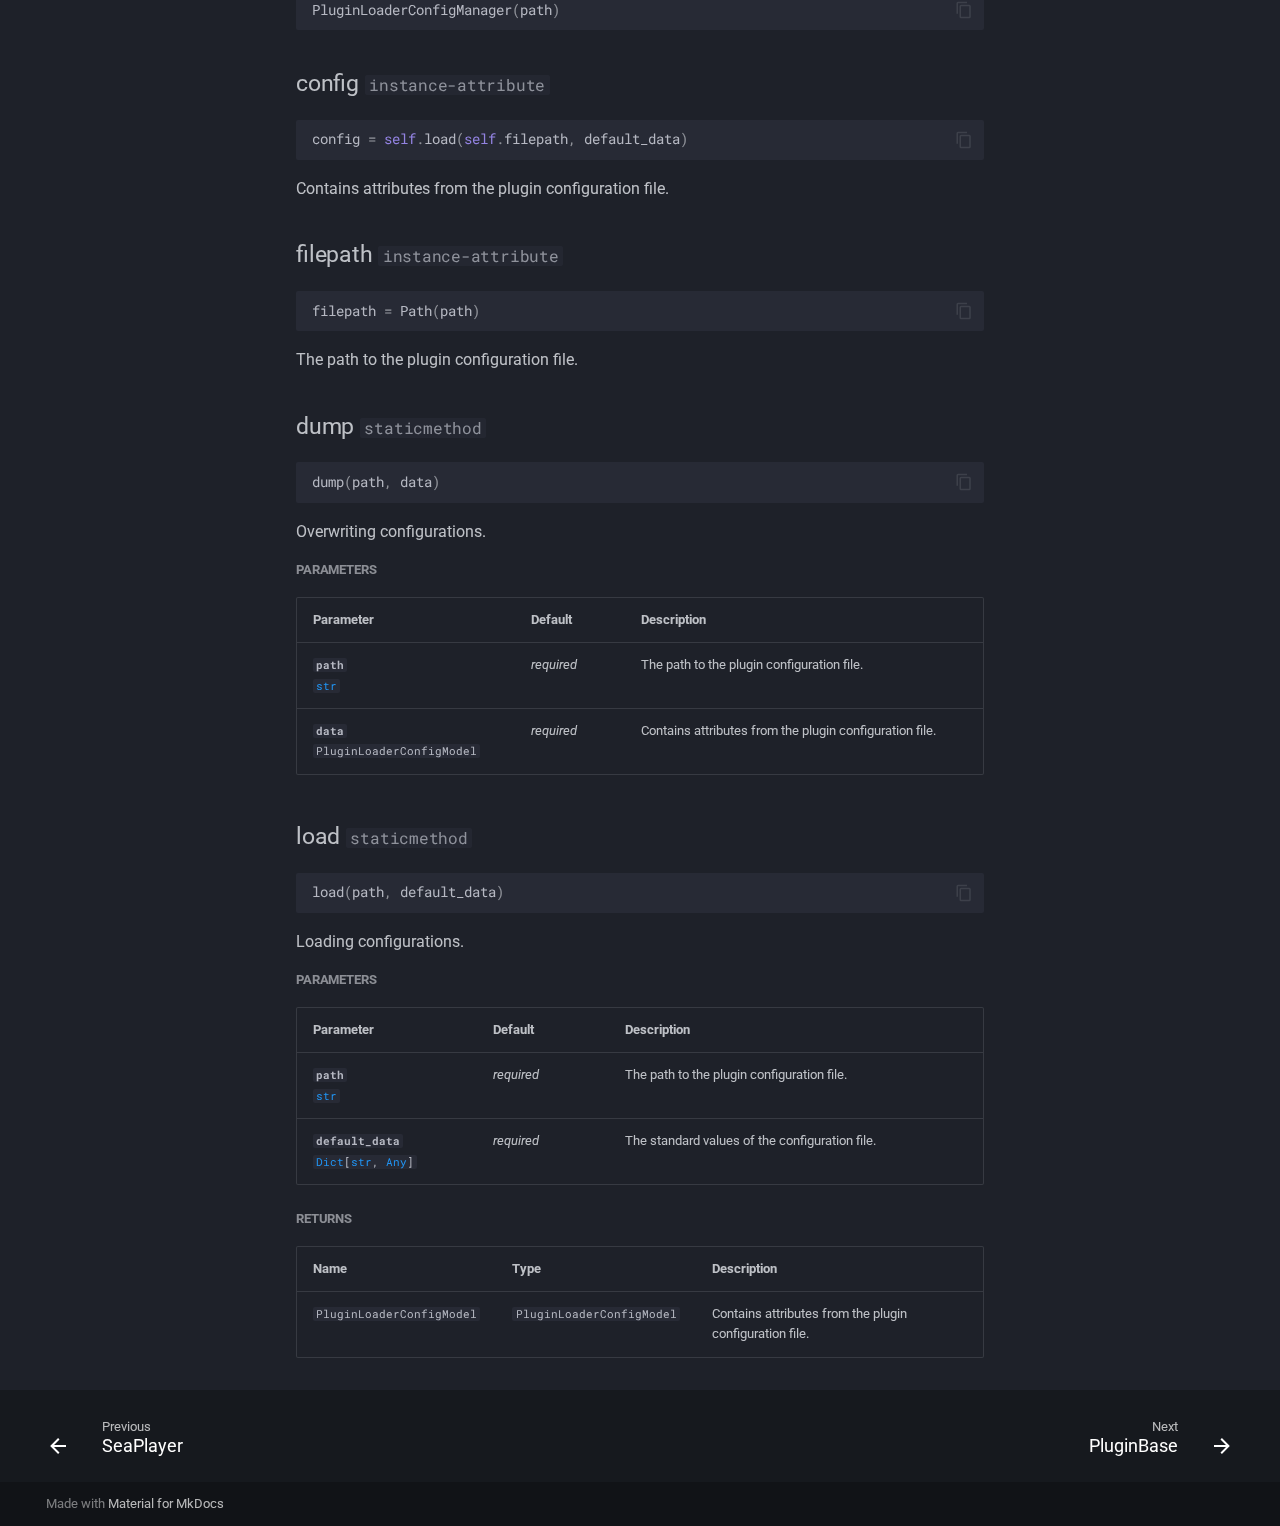
<file: docs/api/pluginloader/index.html>
<!doctype html>
<html lang="en" class="no-js">
  <head>
    
      <meta charset="utf-8">
      <meta name="viewport" content="width=device-width,initial-scale=1">
      
      
      
      
        <link rel="prev" href="../seaplayer/">
      
      
        <link rel="next" href="../pluginbase/">
      
      
      <link rel="icon" href="../../assets/logo.png">
      <meta name="generator" content="mkdocs-1.5.3, mkdocs-material-9.5.2">
    
    
      
        <title>PluginLoader - SeaPlayer</title>
      
    
    
      <link rel="stylesheet" href="../../assets/stylesheets/main.50c56a3b.min.css">
      
        
        <link rel="stylesheet" href="../../assets/stylesheets/palette.06af60db.min.css">
      
      


    
    
      
    
    
      
        
        
        <link rel="preconnect" href="https://fonts.gstatic.com" crossorigin>
        <link rel="stylesheet" href="https://fonts.googleapis.com/css?family=Roboto:300,300i,400,400i,700,700i%7CRoboto+Mono:400,400i,700,700i&display=fallback">
        <style>:root{--md-text-font:"Roboto";--md-code-font:"Roboto Mono"}</style>
      
    
    
      <link rel="stylesheet" href="../../assets/_mkdocstrings.css">
    
    <script>__md_scope=new URL("../..",location),__md_hash=e=>[...e].reduce((e,_)=>(e<<5)-e+_.charCodeAt(0),0),__md_get=(e,_=localStorage,t=__md_scope)=>JSON.parse(_.getItem(t.pathname+"."+e)),__md_set=(e,_,t=localStorage,a=__md_scope)=>{try{t.setItem(a.pathname+"."+e,JSON.stringify(_))}catch(e){}}</script>
    
      

    
    
    
  </head>
  
  
    
    
    
    
    
    <body dir="ltr" data-md-color-scheme="slate" data-md-color-primary="blue" data-md-color-accent="indigo">
  
    
    <input class="md-toggle" data-md-toggle="drawer" type="checkbox" id="__drawer" autocomplete="off">
    <input class="md-toggle" data-md-toggle="search" type="checkbox" id="__search" autocomplete="off">
    <label class="md-overlay" for="__drawer"></label>
    <div data-md-component="skip">
      
        
        <a href="#seaplayer.plug.pluginloader" class="md-skip">
          Skip to content
        </a>
      
    </div>
    <div data-md-component="announce">
      
    </div>
    
    
      

  

<header class="md-header md-header--shadow md-header--lifted" data-md-component="header">
  <nav class="md-header__inner md-grid" aria-label="Header">
    <a href="../.." title="SeaPlayer" class="md-header__button md-logo" aria-label="SeaPlayer" data-md-component="logo">
      
  <img src="../../assets/logo.png" alt="logo">

    </a>
    <label class="md-header__button md-icon" for="__drawer">
      
      <svg xmlns="http://www.w3.org/2000/svg" viewBox="0 0 24 24"><path d="M3 6h18v2H3V6m0 5h18v2H3v-2m0 5h18v2H3v-2Z"/></svg>
    </label>
    <div class="md-header__title" data-md-component="header-title">
      <div class="md-header__ellipsis">
        <div class="md-header__topic">
          <span class="md-ellipsis">
            SeaPlayer
          </span>
        </div>
        <div class="md-header__topic" data-md-component="header-topic">
          <span class="md-ellipsis">
            
              PluginLoader
            
          </span>
        </div>
      </div>
    </div>
    
      
    
    
    
    
      <label class="md-header__button md-icon" for="__search">
        
        <svg xmlns="http://www.w3.org/2000/svg" viewBox="0 0 24 24"><path d="M9.5 3A6.5 6.5 0 0 1 16 9.5c0 1.61-.59 3.09-1.56 4.23l.27.27h.79l5 5-1.5 1.5-5-5v-.79l-.27-.27A6.516 6.516 0 0 1 9.5 16 6.5 6.5 0 0 1 3 9.5 6.5 6.5 0 0 1 9.5 3m0 2C7 5 5 7 5 9.5S7 14 9.5 14 14 12 14 9.5 12 5 9.5 5Z"/></svg>
      </label>
      <div class="md-search" data-md-component="search" role="dialog">
  <label class="md-search__overlay" for="__search"></label>
  <div class="md-search__inner" role="search">
    <form class="md-search__form" name="search">
      <input type="text" class="md-search__input" name="query" aria-label="Search" placeholder="Search" autocapitalize="off" autocorrect="off" autocomplete="off" spellcheck="false" data-md-component="search-query" required>
      <label class="md-search__icon md-icon" for="__search">
        
        <svg xmlns="http://www.w3.org/2000/svg" viewBox="0 0 24 24"><path d="M9.5 3A6.5 6.5 0 0 1 16 9.5c0 1.61-.59 3.09-1.56 4.23l.27.27h.79l5 5-1.5 1.5-5-5v-.79l-.27-.27A6.516 6.516 0 0 1 9.5 16 6.5 6.5 0 0 1 3 9.5 6.5 6.5 0 0 1 9.5 3m0 2C7 5 5 7 5 9.5S7 14 9.5 14 14 12 14 9.5 12 5 9.5 5Z"/></svg>
        
        <svg xmlns="http://www.w3.org/2000/svg" viewBox="0 0 24 24"><path d="M20 11v2H8l5.5 5.5-1.42 1.42L4.16 12l7.92-7.92L13.5 5.5 8 11h12Z"/></svg>
      </label>
      <nav class="md-search__options" aria-label="Search">
        
        <button type="reset" class="md-search__icon md-icon" title="Clear" aria-label="Clear" tabindex="-1">
          
          <svg xmlns="http://www.w3.org/2000/svg" viewBox="0 0 24 24"><path d="M19 6.41 17.59 5 12 10.59 6.41 5 5 6.41 10.59 12 5 17.59 6.41 19 12 13.41 17.59 19 19 17.59 13.41 12 19 6.41Z"/></svg>
        </button>
      </nav>
      
    </form>
    <div class="md-search__output">
      <div class="md-search__scrollwrap" data-md-scrollfix>
        <div class="md-search-result" data-md-component="search-result">
          <div class="md-search-result__meta">
            Initializing search
          </div>
          <ol class="md-search-result__list" role="presentation"></ol>
        </div>
      </div>
    </div>
  </div>
</div>
    
    
      <div class="md-header__source">
        <a href="https://github.com/romanin-rf/SeaPlayer" title="Go to repository" class="md-source" data-md-component="source">
  <div class="md-source__icon md-icon">
    
    <svg xmlns="http://www.w3.org/2000/svg" viewBox="0 0 448 512"><!--! Font Awesome Free 6.5.1 by @fontawesome - https://fontawesome.com License - https://fontawesome.com/license/free (Icons: CC BY 4.0, Fonts: SIL OFL 1.1, Code: MIT License) Copyright 2023 Fonticons, Inc.--><path d="M439.55 236.05 244 40.45a28.87 28.87 0 0 0-40.81 0l-40.66 40.63 51.52 51.52c27.06-9.14 52.68 16.77 43.39 43.68l49.66 49.66c34.23-11.8 61.18 31 35.47 56.69-26.49 26.49-70.21-2.87-56-37.34L240.22 199v121.85c25.3 12.54 22.26 41.85 9.08 55a34.34 34.34 0 0 1-48.55 0c-17.57-17.6-11.07-46.91 11.25-56v-123c-20.8-8.51-24.6-30.74-18.64-45L142.57 101 8.45 235.14a28.86 28.86 0 0 0 0 40.81l195.61 195.6a28.86 28.86 0 0 0 40.8 0l194.69-194.69a28.86 28.86 0 0 0 0-40.81z"/></svg>
  </div>
  <div class="md-source__repository">
    GitHub
  </div>
</a>
      </div>
    
  </nav>
  
    
      
<nav class="md-tabs" aria-label="Tabs" data-md-component="tabs">
  <div class="md-grid">
    <ul class="md-tabs__list">
      
        
  
  
  
    
    
      <li class="md-tabs__item">
        <a href="../.." class="md-tabs__link">
          
  
    
  
  Home

        </a>
      </li>
    
  

      
        
  
  
    
  
  
    
    
      <li class="md-tabs__item md-tabs__item--active">
        <a href="../" class="md-tabs__link">
          
  
    
  
  API

        </a>
      </li>
    
  

      
        
  
  
  
    <li class="md-tabs__item">
      <a href="../../changelog/" class="md-tabs__link">
        
  
    
  
  Сhangelog

      </a>
    </li>
  

      
    </ul>
  </div>
</nav>
    
  
</header>
    
    <div class="md-container" data-md-component="container">
      
      
        
      
      <main class="md-main" data-md-component="main">
        <div class="md-main__inner md-grid">
          
            
              
              <div class="md-sidebar md-sidebar--primary" data-md-component="sidebar" data-md-type="navigation" >
                <div class="md-sidebar__scrollwrap">
                  <div class="md-sidebar__inner">
                    


  


<nav class="md-nav md-nav--primary md-nav--lifted" aria-label="Navigation" data-md-level="0">
  <label class="md-nav__title" for="__drawer">
    <a href="../.." title="SeaPlayer" class="md-nav__button md-logo" aria-label="SeaPlayer" data-md-component="logo">
      
  <img src="../../assets/logo.png" alt="logo">

    </a>
    SeaPlayer
  </label>
  
    <div class="md-nav__source">
      <a href="https://github.com/romanin-rf/SeaPlayer" title="Go to repository" class="md-source" data-md-component="source">
  <div class="md-source__icon md-icon">
    
    <svg xmlns="http://www.w3.org/2000/svg" viewBox="0 0 448 512"><!--! Font Awesome Free 6.5.1 by @fontawesome - https://fontawesome.com License - https://fontawesome.com/license/free (Icons: CC BY 4.0, Fonts: SIL OFL 1.1, Code: MIT License) Copyright 2023 Fonticons, Inc.--><path d="M439.55 236.05 244 40.45a28.87 28.87 0 0 0-40.81 0l-40.66 40.63 51.52 51.52c27.06-9.14 52.68 16.77 43.39 43.68l49.66 49.66c34.23-11.8 61.18 31 35.47 56.69-26.49 26.49-70.21-2.87-56-37.34L240.22 199v121.85c25.3 12.54 22.26 41.85 9.08 55a34.34 34.34 0 0 1-48.55 0c-17.57-17.6-11.07-46.91 11.25-56v-123c-20.8-8.51-24.6-30.74-18.64-45L142.57 101 8.45 235.14a28.86 28.86 0 0 0 0 40.81l195.61 195.6a28.86 28.86 0 0 0 40.8 0l194.69-194.69a28.86 28.86 0 0 0 0-40.81z"/></svg>
  </div>
  <div class="md-source__repository">
    GitHub
  </div>
</a>
    </div>
  
  <ul class="md-nav__list" data-md-scrollfix>
    
      
      
  
  
  
  
    
    
      
        
          
        
      
        
          
        
      
        
      
        
      
    
    
    
    
      
      
    
    <li class="md-nav__item md-nav__item--section md-nav__item--nested">
      
        
        
        
        <input class="md-nav__toggle md-toggle " type="checkbox" id="__nav_1" >
        
          
          
          <div class="md-nav__link md-nav__container">
            <a href="../.." class="md-nav__link ">
              
  
  <span class="md-ellipsis">
    Home
  </span>
  

            </a>
            
              
              <label class="md-nav__link " for="__nav_1" id="__nav_1_label" tabindex="">
                <span class="md-nav__icon md-icon"></span>
              </label>
            
          </div>
        
        <nav class="md-nav" data-md-level="1" aria-labelledby="__nav_1_label" aria-expanded="false">
          <label class="md-nav__title" for="__nav_1">
            <span class="md-nav__icon md-icon"></span>
            Home
          </label>
          <ul class="md-nav__list" data-md-scrollfix>
            
              
            
              
                
  
  
  
  
    <li class="md-nav__item">
      <a href="../.." class="md-nav__link">
        
  
  <span class="md-ellipsis">
    Welcome to SeaPlayer
  </span>
  

      </a>
    </li>
  

              
            
              
                
  
  
  
  
    <li class="md-nav__item">
      <a href="../../plugin-cli-home/" class="md-nav__link">
        
  
  <span class="md-ellipsis">
    Plugin CLI
  </span>
  

      </a>
    </li>
  

              
            
              
                
  
  
  
  
    <li class="md-nav__item">
      <a href="../../plugin-dev-home/" class="md-nav__link">
        
  
  <span class="md-ellipsis">
    Plugin Development
  </span>
  

      </a>
    </li>
  

              
            
          </ul>
        </nav>
      
    </li>
  

    
      
      
  
  
    
  
  
  
    
    
      
        
          
        
      
        
          
        
      
        
      
        
      
        
      
        
      
        
      
        
      
        
      
        
      
    
    
    
    
      
      
    
    <li class="md-nav__item md-nav__item--active md-nav__item--section md-nav__item--nested">
      
        
        
        
        <input class="md-nav__toggle md-toggle " type="checkbox" id="__nav_2" checked>
        
          
          
          <div class="md-nav__link md-nav__container">
            <a href="../" class="md-nav__link ">
              
  
  <span class="md-ellipsis">
    API
  </span>
  

            </a>
            
              
              <label class="md-nav__link " for="__nav_2" id="__nav_2_label" tabindex="">
                <span class="md-nav__icon md-icon"></span>
              </label>
            
          </div>
        
        <nav class="md-nav" data-md-level="1" aria-labelledby="__nav_2_label" aria-expanded="true">
          <label class="md-nav__title" for="__nav_2">
            <span class="md-nav__icon md-icon"></span>
            API
          </label>
          <ul class="md-nav__list" data-md-scrollfix>
            
              
            
              
                
  
  
  
  
    <li class="md-nav__item">
      <a href="../" class="md-nav__link">
        
  
  <span class="md-ellipsis">
    Welcome to SeaPlayer API
  </span>
  

      </a>
    </li>
  

              
            
              
                
  
  
  
  
    <li class="md-nav__item">
      <a href="../seaplayer/" class="md-nav__link">
        
  
  <span class="md-ellipsis">
    SeaPlayer
  </span>
  

      </a>
    </li>
  

              
            
              
                
  
  
    
  
  
  
    <li class="md-nav__item md-nav__item--active">
      
      <input class="md-nav__toggle md-toggle" type="checkbox" id="__toc">
      
      
      
        <label class="md-nav__link md-nav__link--active" for="__toc">
          
  
  <span class="md-ellipsis">
    PluginLoader
  </span>
  

          <span class="md-nav__icon md-icon"></span>
        </label>
      
      <a href="./" class="md-nav__link md-nav__link--active">
        
  
  <span class="md-ellipsis">
    PluginLoader
  </span>
  

      </a>
      
        

<nav class="md-nav md-nav--secondary" aria-label="Table of contents">
  
  
  
  
    <label class="md-nav__title" for="__toc">
      <span class="md-nav__icon md-icon"></span>
      Table of contents
    </label>
    <ul class="md-nav__list" data-md-component="toc" data-md-scrollfix>
      
        <li class="md-nav__item">
  <a href="#seaplayer.plug.pluginloader" class="md-nav__link">
    <span class="md-ellipsis">
      pluginloader
    </span>
  </a>
  
</li>
      
        <li class="md-nav__item">
  <a href="#seaplayer.plug.pluginloader.PluginLoader" class="md-nav__link">
    <span class="md-ellipsis">
      PluginLoader
    </span>
  </a>
  
    <nav class="md-nav" aria-label="PluginLoader">
      <ul class="md-nav__list">
        
          <li class="md-nav__item">
  <a href="#seaplayer.plug.pluginloader.PluginLoader.app" class="md-nav__link">
    <span class="md-ellipsis">
      app
    </span>
  </a>
  
</li>
        
          <li class="md-nav__item">
  <a href="#seaplayer.plug.pluginloader.PluginLoader.error_plugins" class="md-nav__link">
    <span class="md-ellipsis">
      error_plugins
    </span>
  </a>
  
</li>
        
          <li class="md-nav__item">
  <a href="#seaplayer.plug.pluginloader.PluginLoader.off_plugins" class="md-nav__link">
    <span class="md-ellipsis">
      off_plugins
    </span>
  </a>
  
</li>
        
          <li class="md-nav__item">
  <a href="#seaplayer.plug.pluginloader.PluginLoader.on_plugins" class="md-nav__link">
    <span class="md-ellipsis">
      on_plugins
    </span>
  </a>
  
</li>
        
          <li class="md-nav__item">
  <a href="#seaplayer.plug.pluginloader.PluginLoader.plugins_config_path" class="md-nav__link">
    <span class="md-ellipsis">
      plugins_config_path
    </span>
  </a>
  
</li>
        
          <li class="md-nav__item">
  <a href="#seaplayer.plug.pluginloader.PluginLoader.plugins_dirpath" class="md-nav__link">
    <span class="md-ellipsis">
      plugins_dirpath
    </span>
  </a>
  
</li>
        
      </ul>
    </nav>
  
</li>
      
        <li class="md-nav__item">
  <a href="#seaplayer.plug.pluginloader.PluginLoaderConfigManager" class="md-nav__link">
    <span class="md-ellipsis">
      PluginLoaderConfigManager
    </span>
  </a>
  
    <nav class="md-nav" aria-label="PluginLoaderConfigManager">
      <ul class="md-nav__list">
        
          <li class="md-nav__item">
  <a href="#seaplayer.plug.pluginloader.PluginLoaderConfigManager.config" class="md-nav__link">
    <span class="md-ellipsis">
      config
    </span>
  </a>
  
</li>
        
          <li class="md-nav__item">
  <a href="#seaplayer.plug.pluginloader.PluginLoaderConfigManager.filepath" class="md-nav__link">
    <span class="md-ellipsis">
      filepath
    </span>
  </a>
  
</li>
        
          <li class="md-nav__item">
  <a href="#seaplayer.plug.pluginloader.PluginLoaderConfigManager.dump" class="md-nav__link">
    <span class="md-ellipsis">
      dump()
    </span>
  </a>
  
</li>
        
          <li class="md-nav__item">
  <a href="#seaplayer.plug.pluginloader.PluginLoaderConfigManager.load" class="md-nav__link">
    <span class="md-ellipsis">
      load()
    </span>
  </a>
  
</li>
        
      </ul>
    </nav>
  
</li>
      
    </ul>
  
</nav>
      
    </li>
  

              
            
              
                
  
  
  
  
    <li class="md-nav__item">
      <a href="../pluginbase/" class="md-nav__link">
        
  
  <span class="md-ellipsis">
    PluginBase
  </span>
  

      </a>
    </li>
  

              
            
              
                
  
  
  
  
    <li class="md-nav__item">
      <a href="../languages/" class="md-nav__link">
        
  
  <span class="md-ellipsis">
    Languages
  </span>
  

      </a>
    </li>
  

              
            
              
                
  
  
  
  
    <li class="md-nav__item">
      <a href="../config/" class="md-nav__link">
        
  
  <span class="md-ellipsis">
    Config
  </span>
  

      </a>
    </li>
  

              
            
              
                
  
  
  
  
    <li class="md-nav__item">
      <a href="../codecbase/" class="md-nav__link">
        
  
  <span class="md-ellipsis">
    Codecbase
  </span>
  

      </a>
    </li>
  

              
            
              
                
  
  
  
  
    <li class="md-nav__item">
      <a href="../types/" class="md-nav__link">
        
  
  <span class="md-ellipsis">
    Types
  </span>
  

      </a>
    </li>
  

              
            
              
                
  
  
  
  
    <li class="md-nav__item">
      <a href="../exceptions/" class="md-nav__link">
        
  
  <span class="md-ellipsis">
    Exceptions
  </span>
  

      </a>
    </li>
  

              
            
          </ul>
        </nav>
      
    </li>
  

    
      
      
  
  
  
  
    <li class="md-nav__item">
      <a href="../../changelog/" class="md-nav__link">
        
  
  <span class="md-ellipsis">
    Сhangelog
  </span>
  

      </a>
    </li>
  

    
  </ul>
</nav>
                  </div>
                </div>
              </div>
            
            
              
              <div class="md-sidebar md-sidebar--secondary" data-md-component="sidebar" data-md-type="toc" >
                <div class="md-sidebar__scrollwrap">
                  <div class="md-sidebar__inner">
                    

<nav class="md-nav md-nav--secondary" aria-label="Table of contents">
  
  
  
  
    <label class="md-nav__title" for="__toc">
      <span class="md-nav__icon md-icon"></span>
      Table of contents
    </label>
    <ul class="md-nav__list" data-md-component="toc" data-md-scrollfix>
      
        <li class="md-nav__item">
  <a href="#seaplayer.plug.pluginloader" class="md-nav__link">
    <span class="md-ellipsis">
      pluginloader
    </span>
  </a>
  
</li>
      
        <li class="md-nav__item">
  <a href="#seaplayer.plug.pluginloader.PluginLoader" class="md-nav__link">
    <span class="md-ellipsis">
      PluginLoader
    </span>
  </a>
  
    <nav class="md-nav" aria-label="PluginLoader">
      <ul class="md-nav__list">
        
          <li class="md-nav__item">
  <a href="#seaplayer.plug.pluginloader.PluginLoader.app" class="md-nav__link">
    <span class="md-ellipsis">
      app
    </span>
  </a>
  
</li>
        
          <li class="md-nav__item">
  <a href="#seaplayer.plug.pluginloader.PluginLoader.error_plugins" class="md-nav__link">
    <span class="md-ellipsis">
      error_plugins
    </span>
  </a>
  
</li>
        
          <li class="md-nav__item">
  <a href="#seaplayer.plug.pluginloader.PluginLoader.off_plugins" class="md-nav__link">
    <span class="md-ellipsis">
      off_plugins
    </span>
  </a>
  
</li>
        
          <li class="md-nav__item">
  <a href="#seaplayer.plug.pluginloader.PluginLoader.on_plugins" class="md-nav__link">
    <span class="md-ellipsis">
      on_plugins
    </span>
  </a>
  
</li>
        
          <li class="md-nav__item">
  <a href="#seaplayer.plug.pluginloader.PluginLoader.plugins_config_path" class="md-nav__link">
    <span class="md-ellipsis">
      plugins_config_path
    </span>
  </a>
  
</li>
        
          <li class="md-nav__item">
  <a href="#seaplayer.plug.pluginloader.PluginLoader.plugins_dirpath" class="md-nav__link">
    <span class="md-ellipsis">
      plugins_dirpath
    </span>
  </a>
  
</li>
        
      </ul>
    </nav>
  
</li>
      
        <li class="md-nav__item">
  <a href="#seaplayer.plug.pluginloader.PluginLoaderConfigManager" class="md-nav__link">
    <span class="md-ellipsis">
      PluginLoaderConfigManager
    </span>
  </a>
  
    <nav class="md-nav" aria-label="PluginLoaderConfigManager">
      <ul class="md-nav__list">
        
          <li class="md-nav__item">
  <a href="#seaplayer.plug.pluginloader.PluginLoaderConfigManager.config" class="md-nav__link">
    <span class="md-ellipsis">
      config
    </span>
  </a>
  
</li>
        
          <li class="md-nav__item">
  <a href="#seaplayer.plug.pluginloader.PluginLoaderConfigManager.filepath" class="md-nav__link">
    <span class="md-ellipsis">
      filepath
    </span>
  </a>
  
</li>
        
          <li class="md-nav__item">
  <a href="#seaplayer.plug.pluginloader.PluginLoaderConfigManager.dump" class="md-nav__link">
    <span class="md-ellipsis">
      dump()
    </span>
  </a>
  
</li>
        
          <li class="md-nav__item">
  <a href="#seaplayer.plug.pluginloader.PluginLoaderConfigManager.load" class="md-nav__link">
    <span class="md-ellipsis">
      load()
    </span>
  </a>
  
</li>
        
      </ul>
    </nav>
  
</li>
      
    </ul>
  
</nav>
                  </div>
                </div>
              </div>
            
          
          
            <div class="md-content" data-md-component="content">
              <article class="md-content__inner md-typeset">
                
                  

  
  


  <h1>PluginLoader</h1>

<div class="doc doc-object doc-module">



<a id="seaplayer.plug.pluginloader"></a>
  <div class="doc doc-contents first">

  

  <div class="doc doc-children">








<div class="doc doc-object doc-class">




<h2 id="seaplayer.plug.pluginloader.PluginLoader" class="doc doc-heading">
          <span class="doc doc-object-name doc-class-name">PluginLoader</span>


<a href="#seaplayer.plug.pluginloader.PluginLoader" class="headerlink" title="Permanent link">&para;</a></h2>
<div class="doc-signature highlight"><pre><span></span><code><span id="__span-0-1"><a id="__codelineno-0-1" name="__codelineno-0-1" href="#__codelineno-0-1"></a><span class="n">PluginLoader</span><span class="p">(</span>
</span><span id="__span-0-2"><a id="__codelineno-0-2" name="__codelineno-0-2" href="#__codelineno-0-2"></a>    <span class="n">app</span><span class="p">,</span> <span class="n">plugins_dirpath</span><span class="o">=</span><span class="kc">None</span><span class="p">,</span> <span class="n">plugins_config_path</span><span class="o">=</span><span class="kc">None</span>
</span><span id="__span-0-3"><a id="__codelineno-0-3" name="__codelineno-0-3" href="#__codelineno-0-3"></a><span class="p">)</span>
</span></code></pre></div>

  <div class="doc doc-contents ">



  

  <div class="doc doc-children">







<div class="doc doc-object doc-attribute">




<h3 id="seaplayer.plug.pluginloader.PluginLoader.app" class="doc doc-heading">
          <span class="doc doc-object-name doc-attribute-name">app</span>

  
  <span class="doc doc-labels">
      <small class="doc doc-label doc-label-instance-attribute"><code>instance-attribute</code></small>
  </span>

<a href="#seaplayer.plug.pluginloader.PluginLoader.app" class="headerlink" title="Permanent link">&para;</a></h3>
<div class="doc-signature highlight"><pre><span></span><code><span id="__span-0-1"><a id="__codelineno-0-1" name="__codelineno-0-1" href="#__codelineno-0-1"></a><span class="n">app</span> <span class="o">=</span> <span class="n">app</span>
</span></code></pre></div>

  <div class="doc doc-contents ">
  
      <p>A link to the image of the <code>SeaPlayer</code> class.</p>
  </div>

</div>

<div class="doc doc-object doc-attribute">




<h3 id="seaplayer.plug.pluginloader.PluginLoader.error_plugins" class="doc doc-heading">
          <span class="doc doc-object-name doc-attribute-name">error_plugins</span>

  
  <span class="doc doc-labels">
      <small class="doc doc-label doc-label-instance-attribute"><code>instance-attribute</code></small>
  </span>

<a href="#seaplayer.plug.pluginloader.PluginLoader.error_plugins" class="headerlink" title="Permanent link">&para;</a></h3>
<div class="doc-signature highlight"><pre><span></span><code><span id="__span-0-1"><a id="__codelineno-0-1" name="__codelineno-0-1" href="#__codelineno-0-1"></a><span class="n">error_plugins</span> <span class="o">=</span> <span class="p">[]</span>
</span></code></pre></div>

  <div class="doc doc-contents ">
  
      <p>A list with plugins (more precisely, with the paths to them) that could not be loaded.</p>
  </div>

</div>

<div class="doc doc-object doc-attribute">




<h3 id="seaplayer.plug.pluginloader.PluginLoader.off_plugins" class="doc doc-heading">
          <span class="doc doc-object-name doc-attribute-name">off_plugins</span>

  
  <span class="doc doc-labels">
      <small class="doc doc-label doc-label-instance-attribute"><code>instance-attribute</code></small>
  </span>

<a href="#seaplayer.plug.pluginloader.PluginLoader.off_plugins" class="headerlink" title="Permanent link">&para;</a></h3>
<div class="doc-signature highlight"><pre><span></span><code><span id="__span-0-1"><a id="__codelineno-0-1" name="__codelineno-0-1" href="#__codelineno-0-1"></a><span class="n">off_plugins</span> <span class="o">=</span> <span class="p">[]</span>
</span></code></pre></div>

  <div class="doc doc-contents ">
  
      <p>A list with disabled plugins (more precisely, with information about them).</p>
  </div>

</div>

<div class="doc doc-object doc-attribute">




<h3 id="seaplayer.plug.pluginloader.PluginLoader.on_plugins" class="doc doc-heading">
          <span class="doc doc-object-name doc-attribute-name">on_plugins</span>

  
  <span class="doc doc-labels">
      <small class="doc doc-label doc-label-instance-attribute"><code>instance-attribute</code></small>
  </span>

<a href="#seaplayer.plug.pluginloader.PluginLoader.on_plugins" class="headerlink" title="Permanent link">&para;</a></h3>
<div class="doc-signature highlight"><pre><span></span><code><span id="__span-0-1"><a id="__codelineno-0-1" name="__codelineno-0-1" href="#__codelineno-0-1"></a><span class="n">on_plugins</span> <span class="o">=</span> <span class="p">[]</span>
</span></code></pre></div>

  <div class="doc doc-contents ">
  
      <p>A list with initialized plugin classes.</p>
  </div>

</div>

<div class="doc doc-object doc-attribute">




<h3 id="seaplayer.plug.pluginloader.PluginLoader.plugins_config_path" class="doc doc-heading">
          <span class="doc doc-object-name doc-attribute-name">plugins_config_path</span>

  
  <span class="doc doc-labels">
      <small class="doc doc-label doc-label-instance-attribute"><code>instance-attribute</code></small>
  </span>

<a href="#seaplayer.plug.pluginloader.PluginLoader.plugins_config_path" class="headerlink" title="Permanent link">&para;</a></h3>
<div class="doc-signature highlight"><pre><span></span><code><span id="__span-0-1"><a id="__codelineno-0-1" name="__codelineno-0-1" href="#__codelineno-0-1"></a><span class="n">plugins_config_path</span> <span class="o">=</span> <span class="n">Path</span><span class="p">(</span>
</span><span id="__span-0-2"><a id="__codelineno-0-2" name="__codelineno-0-2" href="#__codelineno-0-2"></a>    <span class="n">os</span><span class="o">.</span><span class="n">path</span><span class="o">.</span><span class="n">abspath</span><span class="p">(</span>
</span><span id="__span-0-3"><a id="__codelineno-0-3" name="__codelineno-0-3" href="#__codelineno-0-3"></a>        <span class="n">plugins_config_path</span> <span class="ow">or</span> <span class="n">PLUGINS_CONFIG_PATH</span>
</span><span id="__span-0-4"><a id="__codelineno-0-4" name="__codelineno-0-4" href="#__codelineno-0-4"></a>    <span class="p">)</span>
</span><span id="__span-0-5"><a id="__codelineno-0-5" name="__codelineno-0-5" href="#__codelineno-0-5"></a><span class="p">)</span>
</span></code></pre></div>

  <div class="doc doc-contents ">
  
      <p>The path to the plugin loader configuration file.</p>
  </div>

</div>

<div class="doc doc-object doc-attribute">




<h3 id="seaplayer.plug.pluginloader.PluginLoader.plugins_dirpath" class="doc doc-heading">
          <span class="doc doc-object-name doc-attribute-name">plugins_dirpath</span>

  
  <span class="doc doc-labels">
      <small class="doc doc-label doc-label-instance-attribute"><code>instance-attribute</code></small>
  </span>

<a href="#seaplayer.plug.pluginloader.PluginLoader.plugins_dirpath" class="headerlink" title="Permanent link">&para;</a></h3>
<div class="doc-signature highlight"><pre><span></span><code><span id="__span-0-1"><a id="__codelineno-0-1" name="__codelineno-0-1" href="#__codelineno-0-1"></a><span class="n">plugins_dirpath</span> <span class="o">=</span> <span class="n">Path</span><span class="p">(</span>
</span><span id="__span-0-2"><a id="__codelineno-0-2" name="__codelineno-0-2" href="#__codelineno-0-2"></a>    <span class="n">os</span><span class="o">.</span><span class="n">path</span><span class="o">.</span><span class="n">abspath</span><span class="p">(</span><span class="n">plugins_dirpath</span> <span class="ow">or</span> <span class="n">PLUGINS_DIRPATH</span><span class="p">)</span>
</span><span id="__span-0-3"><a id="__codelineno-0-3" name="__codelineno-0-3" href="#__codelineno-0-3"></a><span class="p">)</span>
</span></code></pre></div>

  <div class="doc doc-contents ">
  
      <p>The path to the plugin folder.</p>
  </div>

</div>





  </div>

  </div>

</div>

<div class="doc doc-object doc-class">




<h2 id="seaplayer.plug.pluginloader.PluginLoaderConfigManager" class="doc doc-heading">
          <span class="doc doc-object-name doc-class-name">PluginLoaderConfigManager</span>


<a href="#seaplayer.plug.pluginloader.PluginLoaderConfigManager" class="headerlink" title="Permanent link">&para;</a></h2>
<div class="doc-signature highlight"><pre><span></span><code><span id="__span-0-1"><a id="__codelineno-0-1" name="__codelineno-0-1" href="#__codelineno-0-1"></a><span class="n">PluginLoaderConfigManager</span><span class="p">(</span><span class="n">path</span><span class="p">)</span>
</span></code></pre></div>

  <div class="doc doc-contents ">



  

  <div class="doc doc-children">







<div class="doc doc-object doc-attribute">




<h3 id="seaplayer.plug.pluginloader.PluginLoaderConfigManager.config" class="doc doc-heading">
          <span class="doc doc-object-name doc-attribute-name">config</span>

  
  <span class="doc doc-labels">
      <small class="doc doc-label doc-label-instance-attribute"><code>instance-attribute</code></small>
  </span>

<a href="#seaplayer.plug.pluginloader.PluginLoaderConfigManager.config" class="headerlink" title="Permanent link">&para;</a></h3>
<div class="doc-signature highlight"><pre><span></span><code><span id="__span-0-1"><a id="__codelineno-0-1" name="__codelineno-0-1" href="#__codelineno-0-1"></a><span class="n">config</span> <span class="o">=</span> <span class="bp">self</span><span class="o">.</span><span class="n">load</span><span class="p">(</span><span class="bp">self</span><span class="o">.</span><span class="n">filepath</span><span class="p">,</span> <span class="n">default_data</span><span class="p">)</span>
</span></code></pre></div>

  <div class="doc doc-contents ">
  
      <p>Contains attributes from the plugin configuration file.</p>
  </div>

</div>

<div class="doc doc-object doc-attribute">




<h3 id="seaplayer.plug.pluginloader.PluginLoaderConfigManager.filepath" class="doc doc-heading">
          <span class="doc doc-object-name doc-attribute-name">filepath</span>

  
  <span class="doc doc-labels">
      <small class="doc doc-label doc-label-instance-attribute"><code>instance-attribute</code></small>
  </span>

<a href="#seaplayer.plug.pluginloader.PluginLoaderConfigManager.filepath" class="headerlink" title="Permanent link">&para;</a></h3>
<div class="doc-signature highlight"><pre><span></span><code><span id="__span-0-1"><a id="__codelineno-0-1" name="__codelineno-0-1" href="#__codelineno-0-1"></a><span class="n">filepath</span> <span class="o">=</span> <span class="n">Path</span><span class="p">(</span><span class="n">path</span><span class="p">)</span>
</span></code></pre></div>

  <div class="doc doc-contents ">
  
      <p>The path to the plugin configuration file.</p>
  </div>

</div>




<div class="doc doc-object doc-function">




<h3 id="seaplayer.plug.pluginloader.PluginLoaderConfigManager.dump" class="doc doc-heading">
          <span class="doc doc-object-name doc-function-name">dump</span>

  
  <span class="doc doc-labels">
      <small class="doc doc-label doc-label-staticmethod"><code>staticmethod</code></small>
  </span>

<a href="#seaplayer.plug.pluginloader.PluginLoaderConfigManager.dump" class="headerlink" title="Permanent link">&para;</a></h3>
<div class="doc-signature highlight"><pre><span></span><code><span id="__span-0-1"><a id="__codelineno-0-1" name="__codelineno-0-1" href="#__codelineno-0-1"></a><span class="n">dump</span><span class="p">(</span><span class="n">path</span><span class="p">,</span> <span class="n">data</span><span class="p">)</span>
</span></code></pre></div>

  <div class="doc doc-contents ">
  
      <p>Overwriting configurations.</p>

  <h5>Parameters</h5>
  <table>
    <thead>
      <tr>
        <th>Parameter</th>
        <th>Default</th>
        <th>Description</th>
      </tr>
    </thead>
    <tbody>
        <tr>
          <td>
            <strong><code>path</code></strong>
            <br>
                <code><a class="autorefs autorefs-external" href="https://docs.python.org/3/library/stdtypes.html#str">str</a></code>
          </td>
          <td>
            <em>required</em>
          </td>
          <td><p>The path to the plugin configuration file.</p></td>
        </tr>
        <tr>
          <td>
            <strong><code>data</code></strong>
            <br>
                <code><span title="seaplayer.plug.pluginloader.PluginLoaderConfigModel">PluginLoaderConfigModel</span></code>
          </td>
          <td>
            <em>required</em>
          </td>
          <td><p>Contains attributes from the plugin configuration file.</p></td>
        </tr>
    </tbody>
  </table>

  </div>

</div>


<div class="doc doc-object doc-function">




<h3 id="seaplayer.plug.pluginloader.PluginLoaderConfigManager.load" class="doc doc-heading">
          <span class="doc doc-object-name doc-function-name">load</span>

  
  <span class="doc doc-labels">
      <small class="doc doc-label doc-label-staticmethod"><code>staticmethod</code></small>
  </span>

<a href="#seaplayer.plug.pluginloader.PluginLoaderConfigManager.load" class="headerlink" title="Permanent link">&para;</a></h3>
<div class="doc-signature highlight"><pre><span></span><code><span id="__span-0-1"><a id="__codelineno-0-1" name="__codelineno-0-1" href="#__codelineno-0-1"></a><span class="n">load</span><span class="p">(</span><span class="n">path</span><span class="p">,</span> <span class="n">default_data</span><span class="p">)</span>
</span></code></pre></div>

  <div class="doc doc-contents ">
  
      <p>Loading configurations.</p>

  <h5>Parameters</h5>
  <table>
    <thead>
      <tr>
        <th>Parameter</th>
        <th>Default</th>
        <th>Description</th>
      </tr>
    </thead>
    <tbody>
        <tr>
          <td>
            <strong><code>path</code></strong>
            <br>
                <code><a class="autorefs autorefs-external" href="https://docs.python.org/3/library/stdtypes.html#str">str</a></code>
          </td>
          <td>
            <em>required</em>
          </td>
          <td><p>The path to the plugin configuration file.</p></td>
        </tr>
        <tr>
          <td>
            <strong><code>default_data</code></strong>
            <br>
                <code><a class="autorefs autorefs-external" title="typing.Dict" href="https://docs.python.org/3/library/typing.html#typing.Dict">Dict</a>[<a class="autorefs autorefs-external" href="https://docs.python.org/3/library/stdtypes.html#str">str</a>, <a class="autorefs autorefs-external" title="typing.Any" href="https://docs.python.org/3/library/typing.html#typing.Any">Any</a>]</code>
          </td>
          <td>
            <em>required</em>
          </td>
          <td><p>The standard values of the configuration file.</p></td>
        </tr>
    </tbody>
  </table>

  <h5>Returns</h5>
  <table>
    <thead>
      <tr>
<th>Name</th>        <th>Type</th>
        <th>Description</th>
      </tr>
    </thead>
    <tbody>
        <tr>
<td><code>PluginLoaderConfigModel</code></td>          <td>
                <code><span title="seaplayer.plug.pluginloader.PluginLoaderConfigModel">PluginLoaderConfigModel</span></code>
          </td>
          <td><p>Contains attributes from the plugin configuration file.</p></td>
        </tr>
    </tbody>
  </table>

  </div>

</div>



  </div>

  </div>

</div>




  </div>

  </div>

</div>












                
              </article>
            </div>
          
          
<script>var target=document.getElementById(location.hash.slice(1));target&&target.name&&(target.checked=target.name.startsWith("__tabbed_"))</script>
        </div>
        
      </main>
      
        <footer class="md-footer">
  
    
      
      <nav class="md-footer__inner md-grid" aria-label="Footer" >
        
          
          <a href="../seaplayer/" class="md-footer__link md-footer__link--prev" aria-label="Previous: SeaPlayer">
            <div class="md-footer__button md-icon">
              
              <svg xmlns="http://www.w3.org/2000/svg" viewBox="0 0 24 24"><path d="M20 11v2H8l5.5 5.5-1.42 1.42L4.16 12l7.92-7.92L13.5 5.5 8 11h12Z"/></svg>
            </div>
            <div class="md-footer__title">
              <span class="md-footer__direction">
                Previous
              </span>
              <div class="md-ellipsis">
                SeaPlayer
              </div>
            </div>
          </a>
        
        
          
          <a href="../pluginbase/" class="md-footer__link md-footer__link--next" aria-label="Next: PluginBase">
            <div class="md-footer__title">
              <span class="md-footer__direction">
                Next
              </span>
              <div class="md-ellipsis">
                PluginBase
              </div>
            </div>
            <div class="md-footer__button md-icon">
              
              <svg xmlns="http://www.w3.org/2000/svg" viewBox="0 0 24 24"><path d="M4 11v2h12l-5.5 5.5 1.42 1.42L19.84 12l-7.92-7.92L10.5 5.5 16 11H4Z"/></svg>
            </div>
          </a>
        
      </nav>
    
  
  <div class="md-footer-meta md-typeset">
    <div class="md-footer-meta__inner md-grid">
      <div class="md-copyright">
  
  
    Made with
    <a href="https://squidfunk.github.io/mkdocs-material/" target="_blank" rel="noopener">
      Material for MkDocs
    </a>
  
</div>
      
    </div>
  </div>
</footer>
      
    </div>
    <div class="md-dialog" data-md-component="dialog">
      <div class="md-dialog__inner md-typeset"></div>
    </div>
    
    
    <script id="__config" type="application/json">{"base": "../..", "features": ["content.code.copy", "content.code.select", "content.code.annotate", "navigation.tabs", "navigation.instant", "navigation.instant.prefetch", "navigation.tabs.sticky", "navigation.sections", "navigation.path", "navigation.indexes", "navigation.footer"], "search": "../../assets/javascripts/workers/search.f886a092.min.js", "translations": {"clipboard.copied": "Copied to clipboard", "clipboard.copy": "Copy to clipboard", "search.result.more.one": "1 more on this page", "search.result.more.other": "# more on this page", "search.result.none": "No matching documents", "search.result.one": "1 matching document", "search.result.other": "# matching documents", "search.result.placeholder": "Type to start searching", "search.result.term.missing": "Missing", "select.version": "Select version"}}</script>
    
    
      <script src="../../assets/javascripts/bundle.d7c377c4.min.js"></script>
      
    
  </body>
</html>
</file>
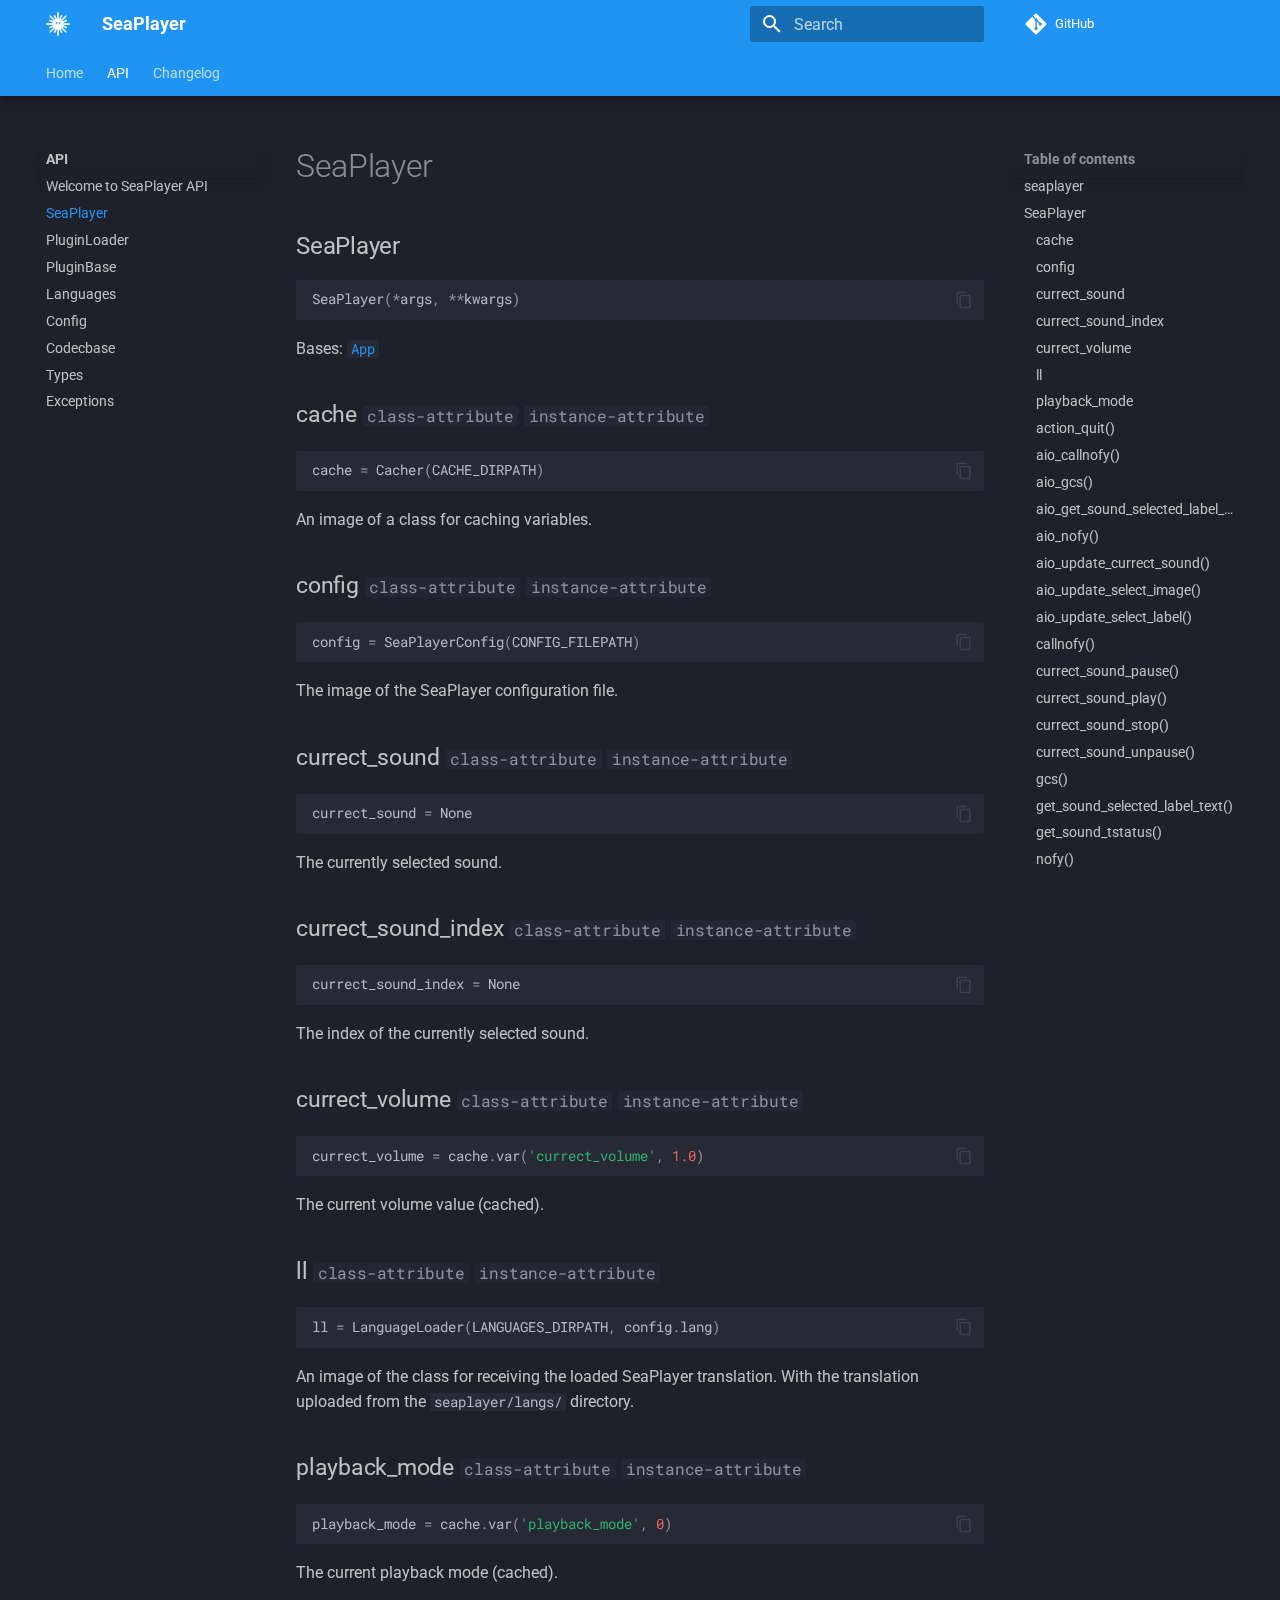
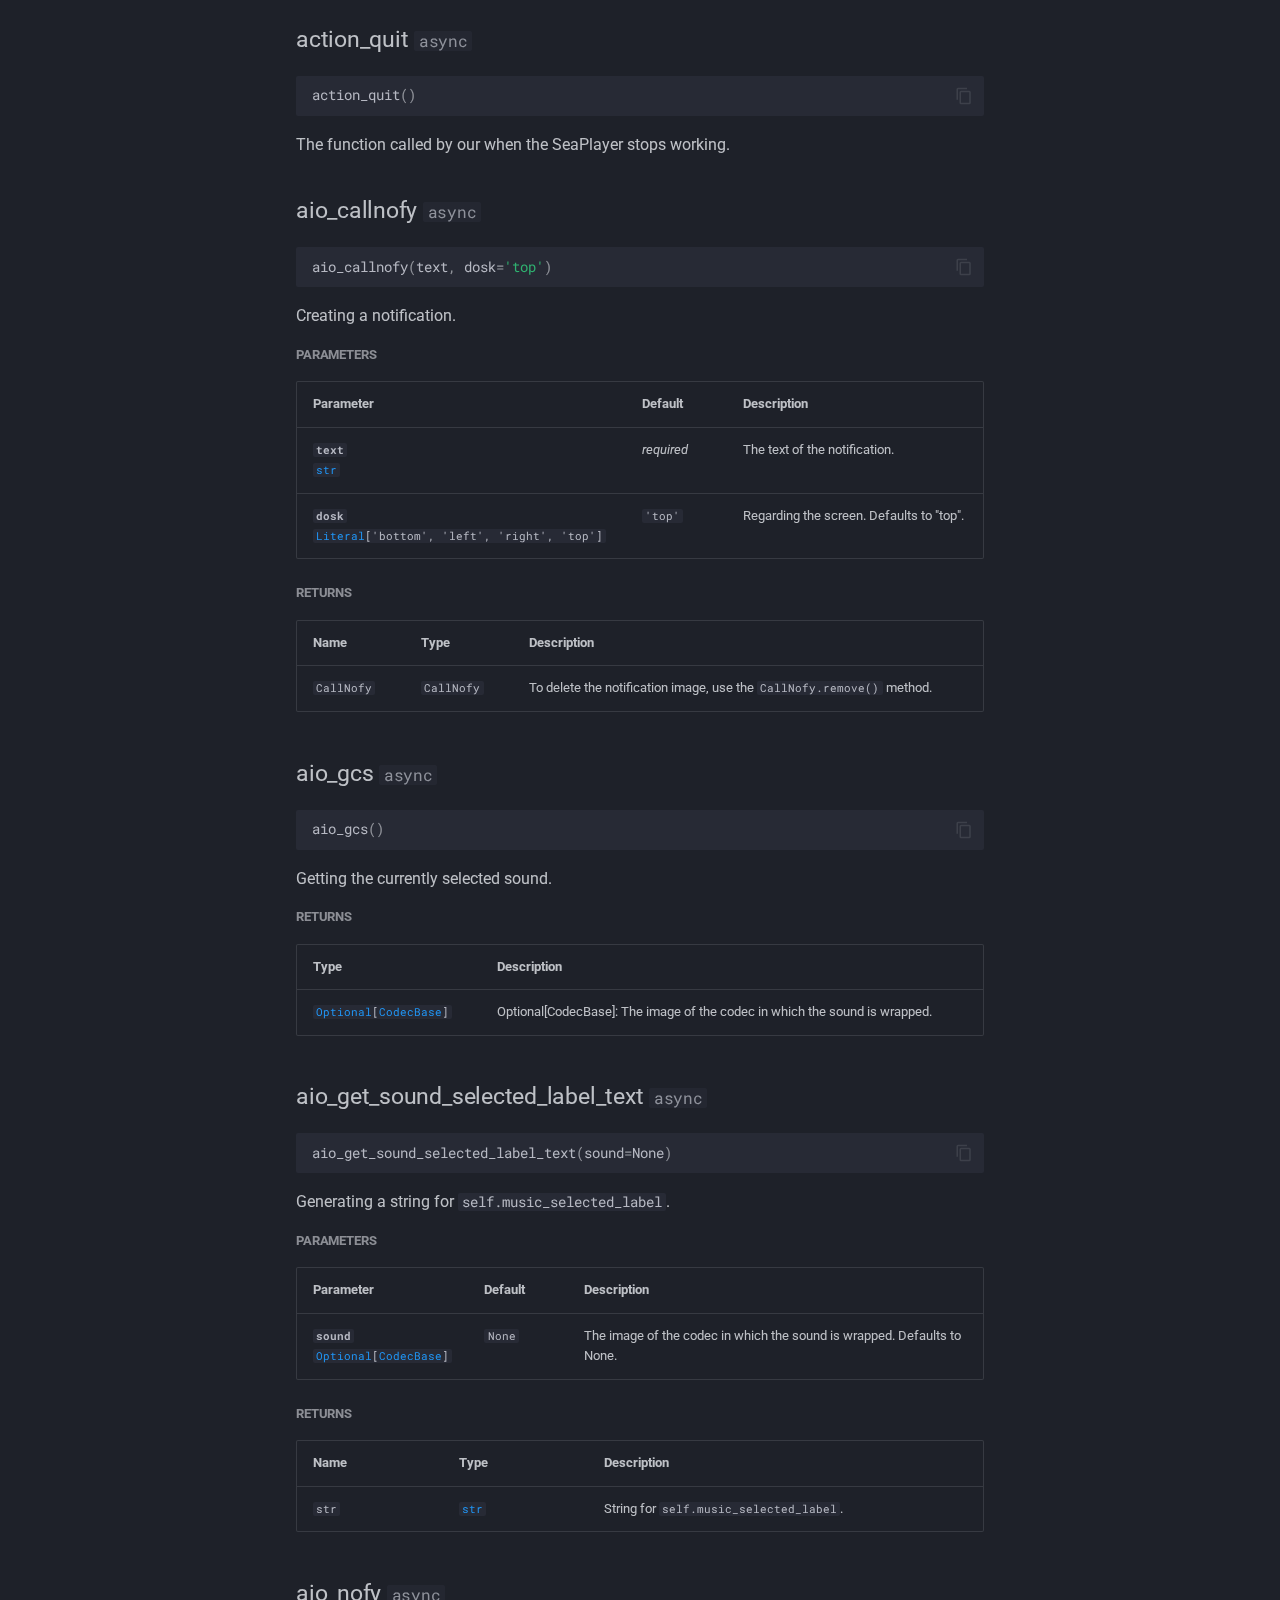
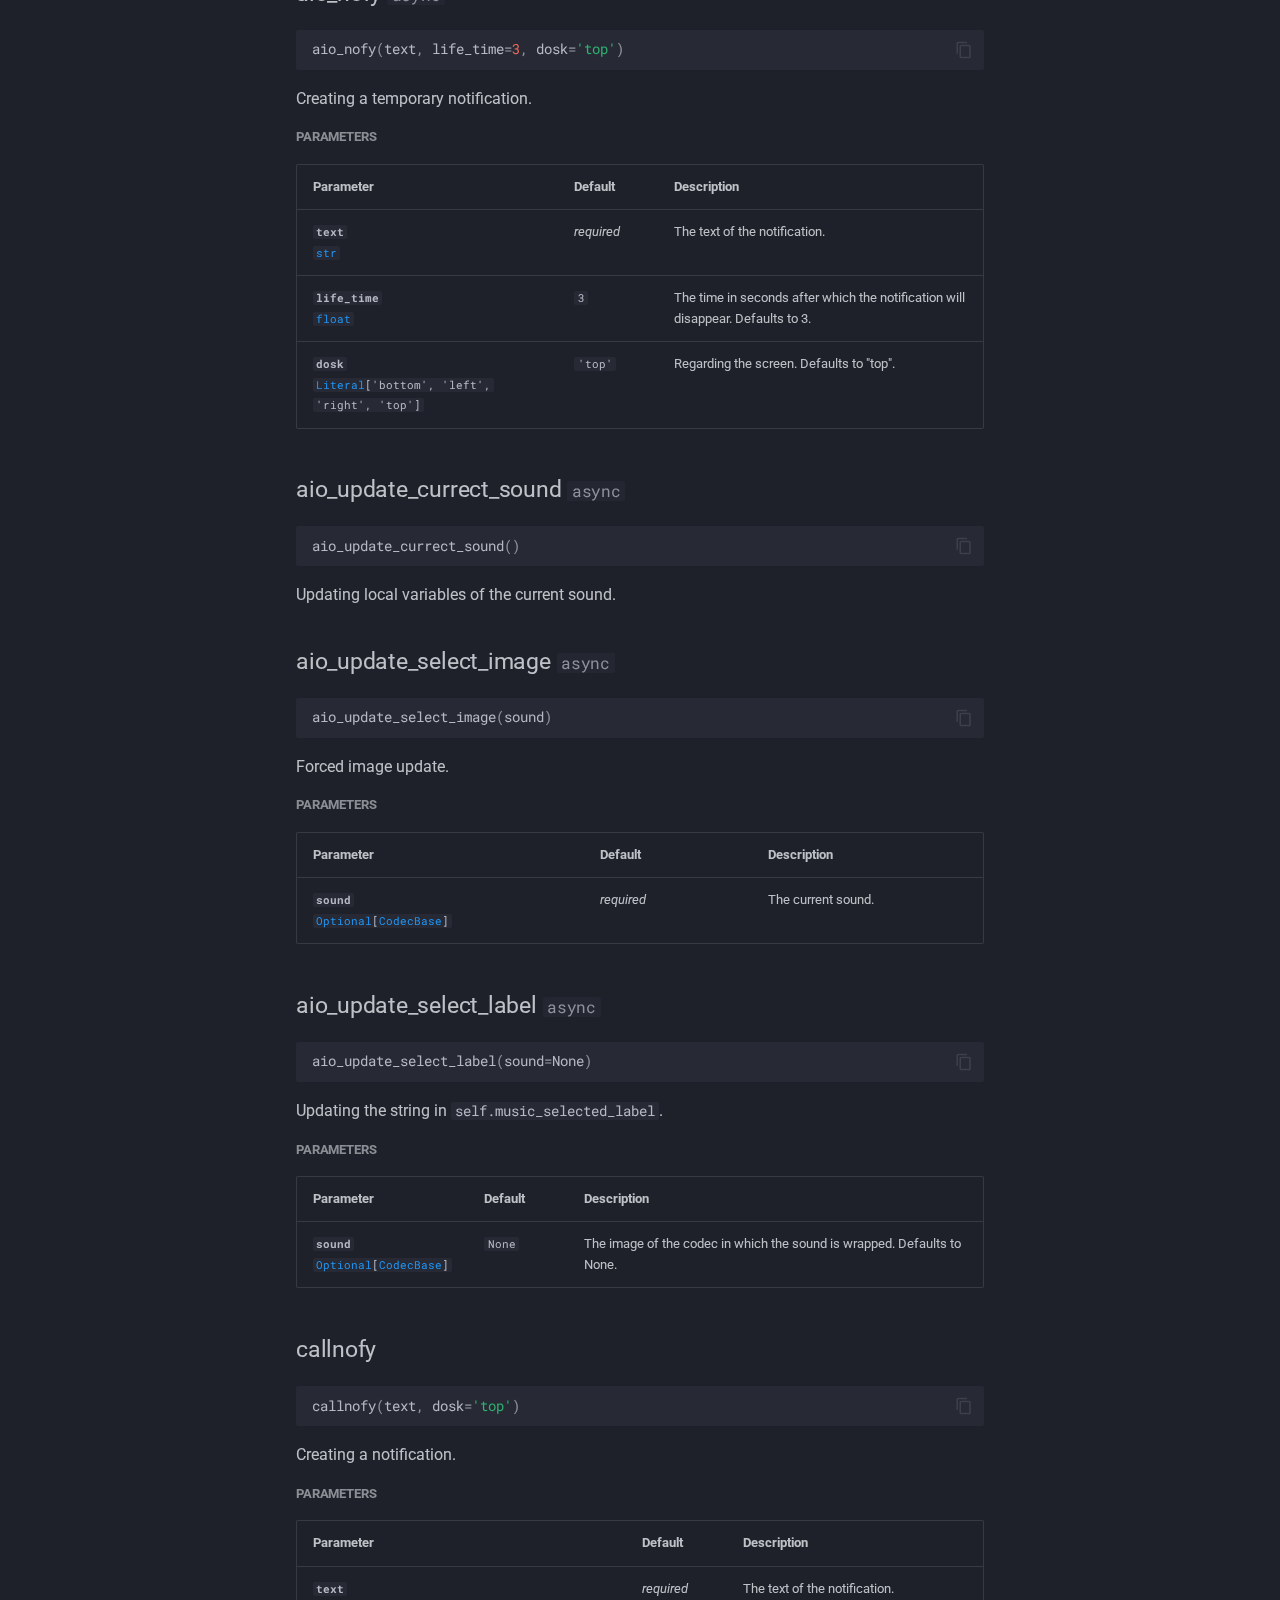
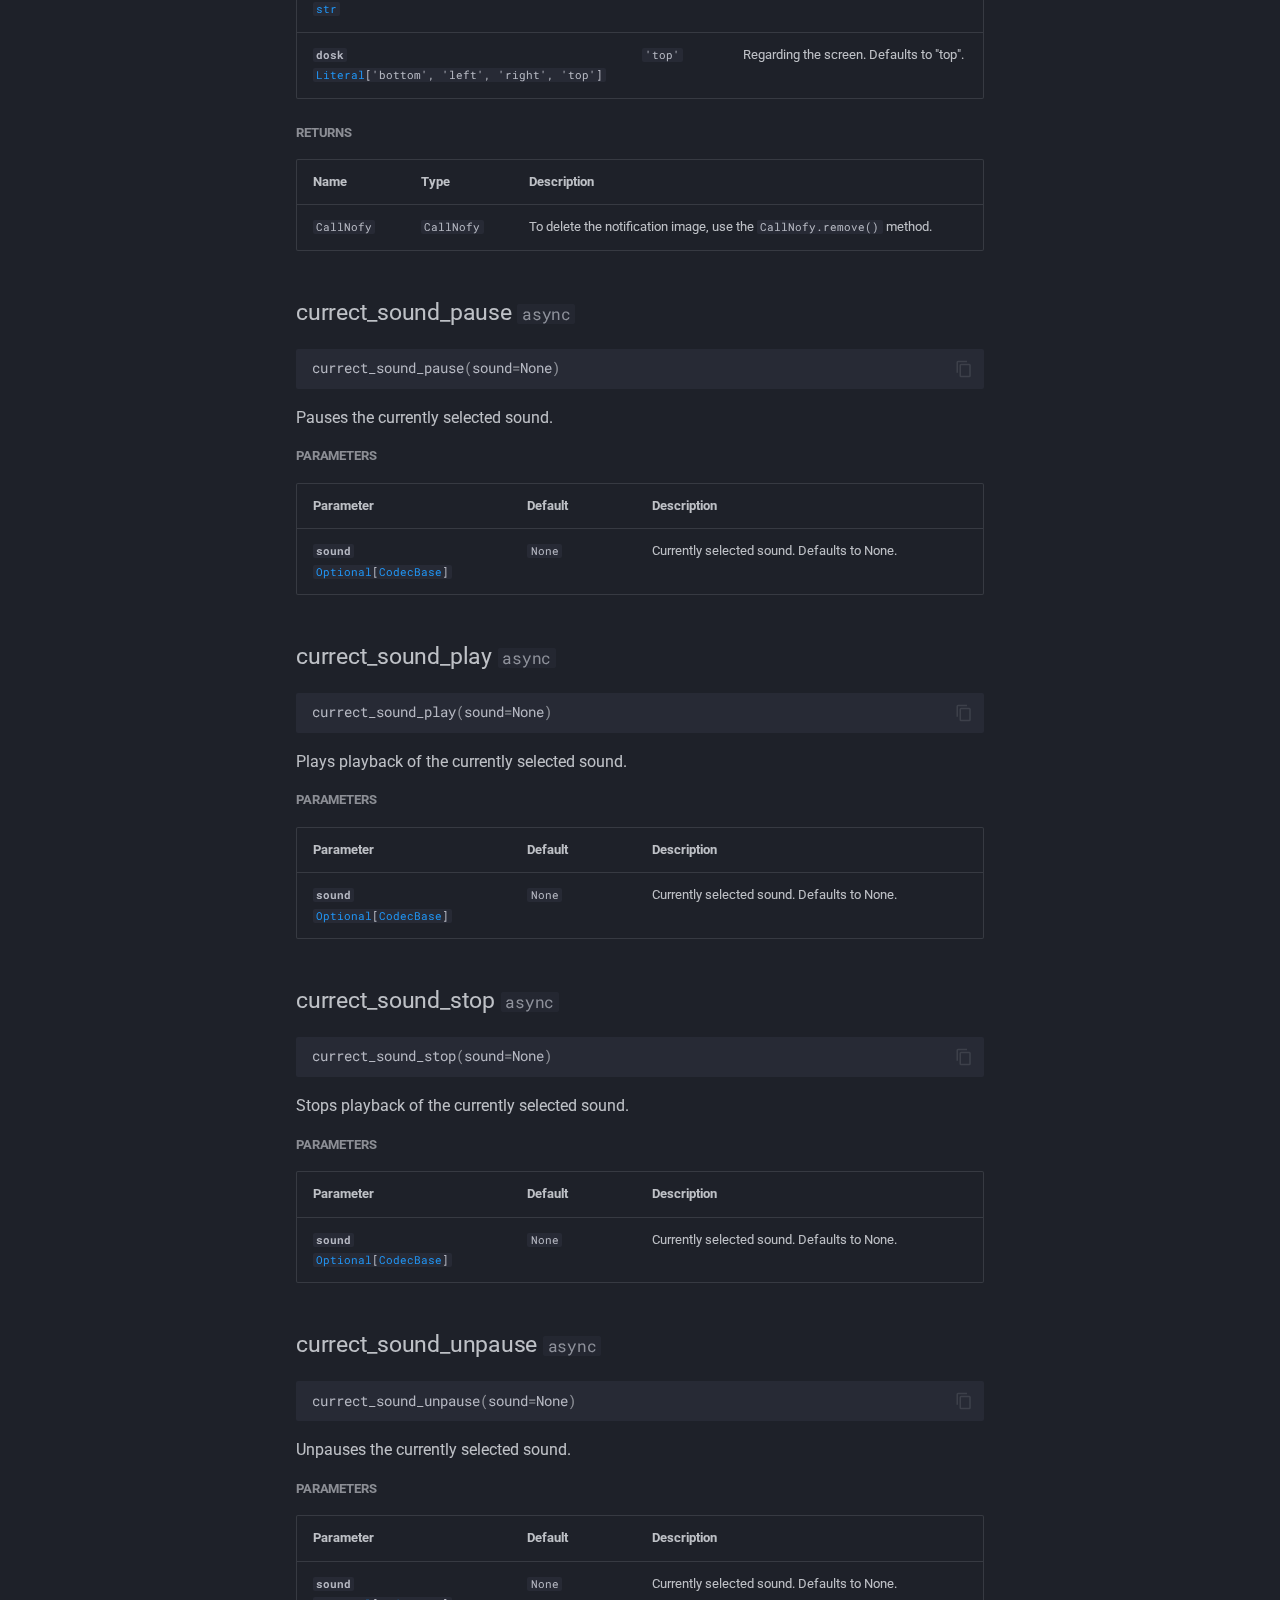
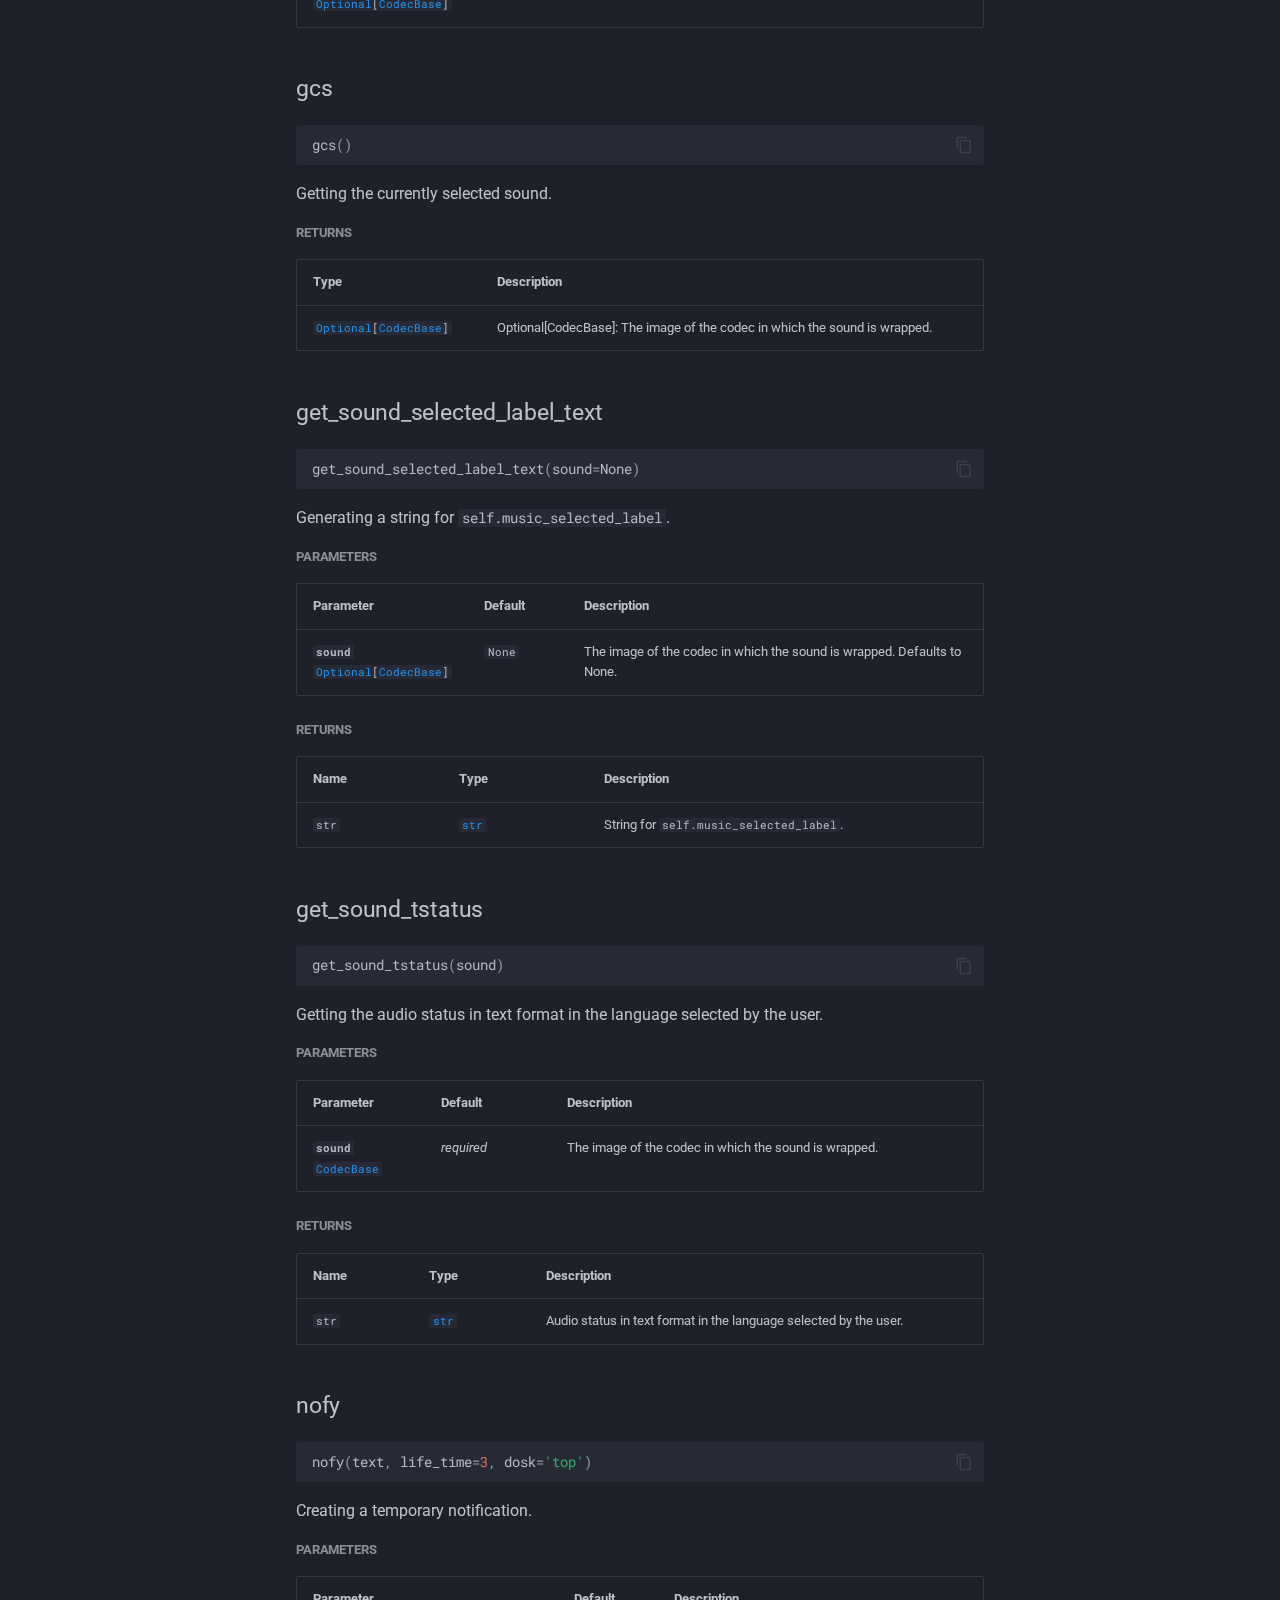
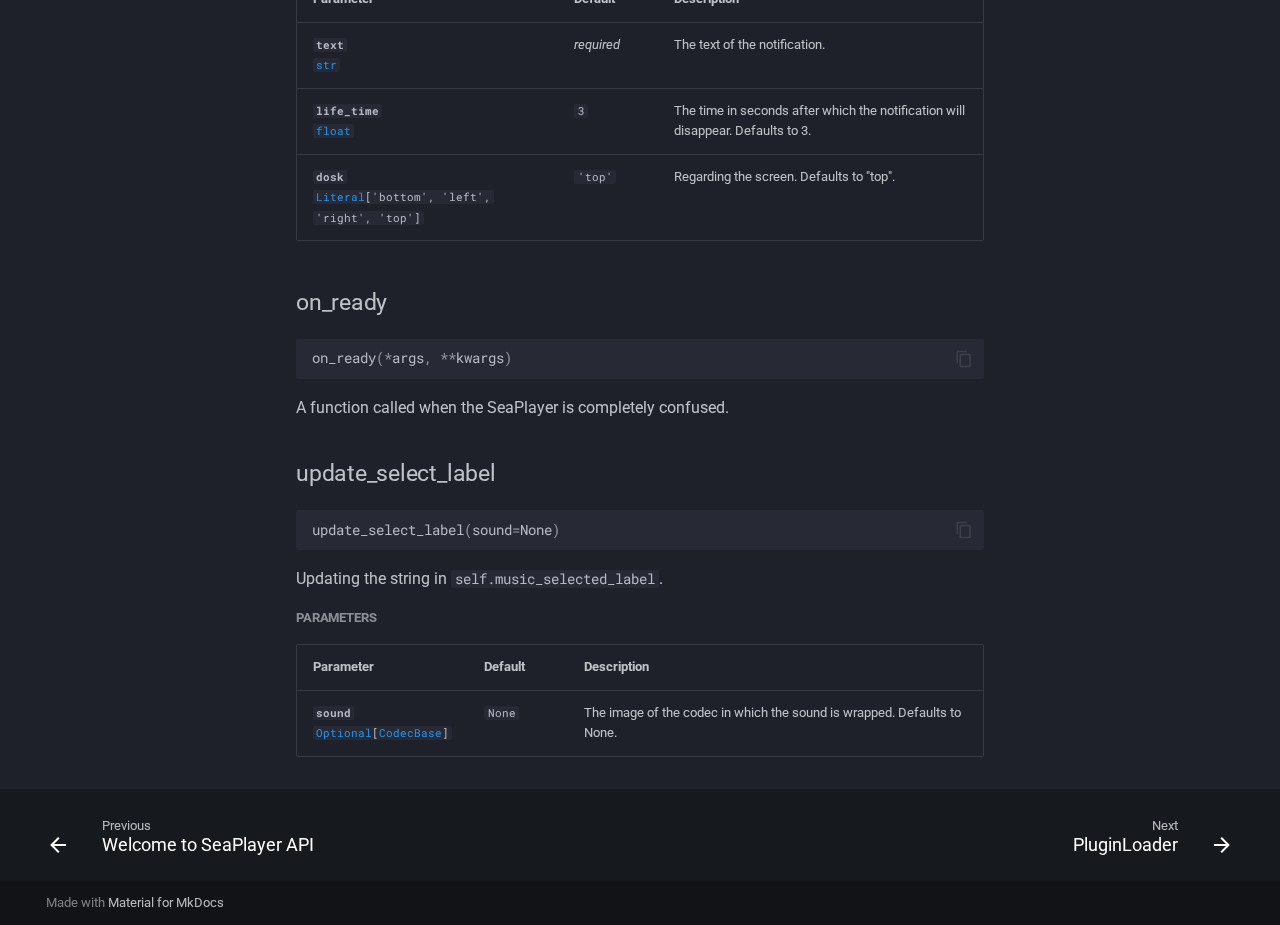
<file: docs/api/seaplayer/index.html>
<!doctype html>
<html lang="en" class="no-js">
  <head>
    
      <meta charset="utf-8">
      <meta name="viewport" content="width=device-width,initial-scale=1">
      
      
      
      
        <link rel="prev" href="../">
      
      
        <link rel="next" href="../pluginloader/">
      
      
      <link rel="icon" href="../../assets/logo.png">
      <meta name="generator" content="mkdocs-1.5.3, mkdocs-material-9.5.2">
    
    
      
        <title>SeaPlayer - SeaPlayer</title>
      
    
    
      <link rel="stylesheet" href="../../assets/stylesheets/main.50c56a3b.min.css">
      
        
        <link rel="stylesheet" href="../../assets/stylesheets/palette.06af60db.min.css">
      
      


    
    
      
    
    
      
        
        
        <link rel="preconnect" href="https://fonts.gstatic.com" crossorigin>
        <link rel="stylesheet" href="https://fonts.googleapis.com/css?family=Roboto:300,300i,400,400i,700,700i%7CRoboto+Mono:400,400i,700,700i&display=fallback">
        <style>:root{--md-text-font:"Roboto";--md-code-font:"Roboto Mono"}</style>
      
    
    
      <link rel="stylesheet" href="../../assets/_mkdocstrings.css">
    
    <script>__md_scope=new URL("../..",location),__md_hash=e=>[...e].reduce((e,_)=>(e<<5)-e+_.charCodeAt(0),0),__md_get=(e,_=localStorage,t=__md_scope)=>JSON.parse(_.getItem(t.pathname+"."+e)),__md_set=(e,_,t=localStorage,a=__md_scope)=>{try{t.setItem(a.pathname+"."+e,JSON.stringify(_))}catch(e){}}</script>
    
      

    
    
    
  </head>
  
  
    
    
    
    
    
    <body dir="ltr" data-md-color-scheme="slate" data-md-color-primary="blue" data-md-color-accent="indigo">
  
    
    <input class="md-toggle" data-md-toggle="drawer" type="checkbox" id="__drawer" autocomplete="off">
    <input class="md-toggle" data-md-toggle="search" type="checkbox" id="__search" autocomplete="off">
    <label class="md-overlay" for="__drawer"></label>
    <div data-md-component="skip">
      
        
        <a href="#seaplayer.seaplayer" class="md-skip">
          Skip to content
        </a>
      
    </div>
    <div data-md-component="announce">
      
    </div>
    
    
      

  

<header class="md-header md-header--shadow md-header--lifted" data-md-component="header">
  <nav class="md-header__inner md-grid" aria-label="Header">
    <a href="../.." title="SeaPlayer" class="md-header__button md-logo" aria-label="SeaPlayer" data-md-component="logo">
      
  <img src="../../assets/logo.png" alt="logo">

    </a>
    <label class="md-header__button md-icon" for="__drawer">
      
      <svg xmlns="http://www.w3.org/2000/svg" viewBox="0 0 24 24"><path d="M3 6h18v2H3V6m0 5h18v2H3v-2m0 5h18v2H3v-2Z"/></svg>
    </label>
    <div class="md-header__title" data-md-component="header-title">
      <div class="md-header__ellipsis">
        <div class="md-header__topic">
          <span class="md-ellipsis">
            SeaPlayer
          </span>
        </div>
        <div class="md-header__topic" data-md-component="header-topic">
          <span class="md-ellipsis">
            
              SeaPlayer
            
          </span>
        </div>
      </div>
    </div>
    
      
    
    
    
    
      <label class="md-header__button md-icon" for="__search">
        
        <svg xmlns="http://www.w3.org/2000/svg" viewBox="0 0 24 24"><path d="M9.5 3A6.5 6.5 0 0 1 16 9.5c0 1.61-.59 3.09-1.56 4.23l.27.27h.79l5 5-1.5 1.5-5-5v-.79l-.27-.27A6.516 6.516 0 0 1 9.5 16 6.5 6.5 0 0 1 3 9.5 6.5 6.5 0 0 1 9.5 3m0 2C7 5 5 7 5 9.5S7 14 9.5 14 14 12 14 9.5 12 5 9.5 5Z"/></svg>
      </label>
      <div class="md-search" data-md-component="search" role="dialog">
  <label class="md-search__overlay" for="__search"></label>
  <div class="md-search__inner" role="search">
    <form class="md-search__form" name="search">
      <input type="text" class="md-search__input" name="query" aria-label="Search" placeholder="Search" autocapitalize="off" autocorrect="off" autocomplete="off" spellcheck="false" data-md-component="search-query" required>
      <label class="md-search__icon md-icon" for="__search">
        
        <svg xmlns="http://www.w3.org/2000/svg" viewBox="0 0 24 24"><path d="M9.5 3A6.5 6.5 0 0 1 16 9.5c0 1.61-.59 3.09-1.56 4.23l.27.27h.79l5 5-1.5 1.5-5-5v-.79l-.27-.27A6.516 6.516 0 0 1 9.5 16 6.5 6.5 0 0 1 3 9.5 6.5 6.5 0 0 1 9.5 3m0 2C7 5 5 7 5 9.5S7 14 9.5 14 14 12 14 9.5 12 5 9.5 5Z"/></svg>
        
        <svg xmlns="http://www.w3.org/2000/svg" viewBox="0 0 24 24"><path d="M20 11v2H8l5.5 5.5-1.42 1.42L4.16 12l7.92-7.92L13.5 5.5 8 11h12Z"/></svg>
      </label>
      <nav class="md-search__options" aria-label="Search">
        
        <button type="reset" class="md-search__icon md-icon" title="Clear" aria-label="Clear" tabindex="-1">
          
          <svg xmlns="http://www.w3.org/2000/svg" viewBox="0 0 24 24"><path d="M19 6.41 17.59 5 12 10.59 6.41 5 5 6.41 10.59 12 5 17.59 6.41 19 12 13.41 17.59 19 19 17.59 13.41 12 19 6.41Z"/></svg>
        </button>
      </nav>
      
    </form>
    <div class="md-search__output">
      <div class="md-search__scrollwrap" data-md-scrollfix>
        <div class="md-search-result" data-md-component="search-result">
          <div class="md-search-result__meta">
            Initializing search
          </div>
          <ol class="md-search-result__list" role="presentation"></ol>
        </div>
      </div>
    </div>
  </div>
</div>
    
    
      <div class="md-header__source">
        <a href="https://github.com/romanin-rf/SeaPlayer" title="Go to repository" class="md-source" data-md-component="source">
  <div class="md-source__icon md-icon">
    
    <svg xmlns="http://www.w3.org/2000/svg" viewBox="0 0 448 512"><!--! Font Awesome Free 6.5.1 by @fontawesome - https://fontawesome.com License - https://fontawesome.com/license/free (Icons: CC BY 4.0, Fonts: SIL OFL 1.1, Code: MIT License) Copyright 2023 Fonticons, Inc.--><path d="M439.55 236.05 244 40.45a28.87 28.87 0 0 0-40.81 0l-40.66 40.63 51.52 51.52c27.06-9.14 52.68 16.77 43.39 43.68l49.66 49.66c34.23-11.8 61.18 31 35.47 56.69-26.49 26.49-70.21-2.87-56-37.34L240.22 199v121.85c25.3 12.54 22.26 41.85 9.08 55a34.34 34.34 0 0 1-48.55 0c-17.57-17.6-11.07-46.91 11.25-56v-123c-20.8-8.51-24.6-30.74-18.64-45L142.57 101 8.45 235.14a28.86 28.86 0 0 0 0 40.81l195.61 195.6a28.86 28.86 0 0 0 40.8 0l194.69-194.69a28.86 28.86 0 0 0 0-40.81z"/></svg>
  </div>
  <div class="md-source__repository">
    GitHub
  </div>
</a>
      </div>
    
  </nav>
  
    
      
<nav class="md-tabs" aria-label="Tabs" data-md-component="tabs">
  <div class="md-grid">
    <ul class="md-tabs__list">
      
        
  
  
  
    
    
      <li class="md-tabs__item">
        <a href="../.." class="md-tabs__link">
          
  
    
  
  Home

        </a>
      </li>
    
  

      
        
  
  
    
  
  
    
    
      <li class="md-tabs__item md-tabs__item--active">
        <a href="../" class="md-tabs__link">
          
  
    
  
  API

        </a>
      </li>
    
  

      
        
  
  
  
    <li class="md-tabs__item">
      <a href="../../changelog/" class="md-tabs__link">
        
  
    
  
  Сhangelog

      </a>
    </li>
  

      
    </ul>
  </div>
</nav>
    
  
</header>
    
    <div class="md-container" data-md-component="container">
      
      
        
      
      <main class="md-main" data-md-component="main">
        <div class="md-main__inner md-grid">
          
            
              
              <div class="md-sidebar md-sidebar--primary" data-md-component="sidebar" data-md-type="navigation" >
                <div class="md-sidebar__scrollwrap">
                  <div class="md-sidebar__inner">
                    


  


<nav class="md-nav md-nav--primary md-nav--lifted" aria-label="Navigation" data-md-level="0">
  <label class="md-nav__title" for="__drawer">
    <a href="../.." title="SeaPlayer" class="md-nav__button md-logo" aria-label="SeaPlayer" data-md-component="logo">
      
  <img src="../../assets/logo.png" alt="logo">

    </a>
    SeaPlayer
  </label>
  
    <div class="md-nav__source">
      <a href="https://github.com/romanin-rf/SeaPlayer" title="Go to repository" class="md-source" data-md-component="source">
  <div class="md-source__icon md-icon">
    
    <svg xmlns="http://www.w3.org/2000/svg" viewBox="0 0 448 512"><!--! Font Awesome Free 6.5.1 by @fontawesome - https://fontawesome.com License - https://fontawesome.com/license/free (Icons: CC BY 4.0, Fonts: SIL OFL 1.1, Code: MIT License) Copyright 2023 Fonticons, Inc.--><path d="M439.55 236.05 244 40.45a28.87 28.87 0 0 0-40.81 0l-40.66 40.63 51.52 51.52c27.06-9.14 52.68 16.77 43.39 43.68l49.66 49.66c34.23-11.8 61.18 31 35.47 56.69-26.49 26.49-70.21-2.87-56-37.34L240.22 199v121.85c25.3 12.54 22.26 41.85 9.08 55a34.34 34.34 0 0 1-48.55 0c-17.57-17.6-11.07-46.91 11.25-56v-123c-20.8-8.51-24.6-30.74-18.64-45L142.57 101 8.45 235.14a28.86 28.86 0 0 0 0 40.81l195.61 195.6a28.86 28.86 0 0 0 40.8 0l194.69-194.69a28.86 28.86 0 0 0 0-40.81z"/></svg>
  </div>
  <div class="md-source__repository">
    GitHub
  </div>
</a>
    </div>
  
  <ul class="md-nav__list" data-md-scrollfix>
    
      
      
  
  
  
  
    
    
      
        
          
        
      
        
          
        
      
        
      
        
      
    
    
    
    
      
      
    
    <li class="md-nav__item md-nav__item--section md-nav__item--nested">
      
        
        
        
        <input class="md-nav__toggle md-toggle " type="checkbox" id="__nav_1" >
        
          
          
          <div class="md-nav__link md-nav__container">
            <a href="../.." class="md-nav__link ">
              
  
  <span class="md-ellipsis">
    Home
  </span>
  

            </a>
            
              
              <label class="md-nav__link " for="__nav_1" id="__nav_1_label" tabindex="">
                <span class="md-nav__icon md-icon"></span>
              </label>
            
          </div>
        
        <nav class="md-nav" data-md-level="1" aria-labelledby="__nav_1_label" aria-expanded="false">
          <label class="md-nav__title" for="__nav_1">
            <span class="md-nav__icon md-icon"></span>
            Home
          </label>
          <ul class="md-nav__list" data-md-scrollfix>
            
              
            
              
                
  
  
  
  
    <li class="md-nav__item">
      <a href="../.." class="md-nav__link">
        
  
  <span class="md-ellipsis">
    Welcome to SeaPlayer
  </span>
  

      </a>
    </li>
  

              
            
              
                
  
  
  
  
    <li class="md-nav__item">
      <a href="../../plugin-cli-home/" class="md-nav__link">
        
  
  <span class="md-ellipsis">
    Plugin CLI
  </span>
  

      </a>
    </li>
  

              
            
              
                
  
  
  
  
    <li class="md-nav__item">
      <a href="../../plugin-dev-home/" class="md-nav__link">
        
  
  <span class="md-ellipsis">
    Plugin Development
  </span>
  

      </a>
    </li>
  

              
            
          </ul>
        </nav>
      
    </li>
  

    
      
      
  
  
    
  
  
  
    
    
      
        
          
        
      
        
          
        
      
        
      
        
      
        
      
        
      
        
      
        
      
        
      
        
      
    
    
    
    
      
      
    
    <li class="md-nav__item md-nav__item--active md-nav__item--section md-nav__item--nested">
      
        
        
        
        <input class="md-nav__toggle md-toggle " type="checkbox" id="__nav_2" checked>
        
          
          
          <div class="md-nav__link md-nav__container">
            <a href="../" class="md-nav__link ">
              
  
  <span class="md-ellipsis">
    API
  </span>
  

            </a>
            
              
              <label class="md-nav__link " for="__nav_2" id="__nav_2_label" tabindex="">
                <span class="md-nav__icon md-icon"></span>
              </label>
            
          </div>
        
        <nav class="md-nav" data-md-level="1" aria-labelledby="__nav_2_label" aria-expanded="true">
          <label class="md-nav__title" for="__nav_2">
            <span class="md-nav__icon md-icon"></span>
            API
          </label>
          <ul class="md-nav__list" data-md-scrollfix>
            
              
            
              
                
  
  
  
  
    <li class="md-nav__item">
      <a href="../" class="md-nav__link">
        
  
  <span class="md-ellipsis">
    Welcome to SeaPlayer API
  </span>
  

      </a>
    </li>
  

              
            
              
                
  
  
    
  
  
  
    <li class="md-nav__item md-nav__item--active">
      
      <input class="md-nav__toggle md-toggle" type="checkbox" id="__toc">
      
      
      
        <label class="md-nav__link md-nav__link--active" for="__toc">
          
  
  <span class="md-ellipsis">
    SeaPlayer
  </span>
  

          <span class="md-nav__icon md-icon"></span>
        </label>
      
      <a href="./" class="md-nav__link md-nav__link--active">
        
  
  <span class="md-ellipsis">
    SeaPlayer
  </span>
  

      </a>
      
        

<nav class="md-nav md-nav--secondary" aria-label="Table of contents">
  
  
  
  
    <label class="md-nav__title" for="__toc">
      <span class="md-nav__icon md-icon"></span>
      Table of contents
    </label>
    <ul class="md-nav__list" data-md-component="toc" data-md-scrollfix>
      
        <li class="md-nav__item">
  <a href="#seaplayer.seaplayer" class="md-nav__link">
    <span class="md-ellipsis">
      seaplayer
    </span>
  </a>
  
</li>
      
        <li class="md-nav__item">
  <a href="#seaplayer.seaplayer.SeaPlayer" class="md-nav__link">
    <span class="md-ellipsis">
      SeaPlayer
    </span>
  </a>
  
    <nav class="md-nav" aria-label="SeaPlayer">
      <ul class="md-nav__list">
        
          <li class="md-nav__item">
  <a href="#seaplayer.seaplayer.SeaPlayer.cache" class="md-nav__link">
    <span class="md-ellipsis">
      cache
    </span>
  </a>
  
</li>
        
          <li class="md-nav__item">
  <a href="#seaplayer.seaplayer.SeaPlayer.config" class="md-nav__link">
    <span class="md-ellipsis">
      config
    </span>
  </a>
  
</li>
        
          <li class="md-nav__item">
  <a href="#seaplayer.seaplayer.SeaPlayer.currect_sound" class="md-nav__link">
    <span class="md-ellipsis">
      currect_sound
    </span>
  </a>
  
</li>
        
          <li class="md-nav__item">
  <a href="#seaplayer.seaplayer.SeaPlayer.currect_sound_index" class="md-nav__link">
    <span class="md-ellipsis">
      currect_sound_index
    </span>
  </a>
  
</li>
        
          <li class="md-nav__item">
  <a href="#seaplayer.seaplayer.SeaPlayer.currect_volume" class="md-nav__link">
    <span class="md-ellipsis">
      currect_volume
    </span>
  </a>
  
</li>
        
          <li class="md-nav__item">
  <a href="#seaplayer.seaplayer.SeaPlayer.ll" class="md-nav__link">
    <span class="md-ellipsis">
      ll
    </span>
  </a>
  
</li>
        
          <li class="md-nav__item">
  <a href="#seaplayer.seaplayer.SeaPlayer.playback_mode" class="md-nav__link">
    <span class="md-ellipsis">
      playback_mode
    </span>
  </a>
  
</li>
        
          <li class="md-nav__item">
  <a href="#seaplayer.seaplayer.SeaPlayer.action_quit" class="md-nav__link">
    <span class="md-ellipsis">
      action_quit()
    </span>
  </a>
  
</li>
        
          <li class="md-nav__item">
  <a href="#seaplayer.seaplayer.SeaPlayer.aio_callnofy" class="md-nav__link">
    <span class="md-ellipsis">
      aio_callnofy()
    </span>
  </a>
  
</li>
        
          <li class="md-nav__item">
  <a href="#seaplayer.seaplayer.SeaPlayer.aio_gcs" class="md-nav__link">
    <span class="md-ellipsis">
      aio_gcs()
    </span>
  </a>
  
</li>
        
          <li class="md-nav__item">
  <a href="#seaplayer.seaplayer.SeaPlayer.aio_get_sound_selected_label_text" class="md-nav__link">
    <span class="md-ellipsis">
      aio_get_sound_selected_label_text()
    </span>
  </a>
  
</li>
        
          <li class="md-nav__item">
  <a href="#seaplayer.seaplayer.SeaPlayer.aio_nofy" class="md-nav__link">
    <span class="md-ellipsis">
      aio_nofy()
    </span>
  </a>
  
</li>
        
          <li class="md-nav__item">
  <a href="#seaplayer.seaplayer.SeaPlayer.aio_update_currect_sound" class="md-nav__link">
    <span class="md-ellipsis">
      aio_update_currect_sound()
    </span>
  </a>
  
</li>
        
          <li class="md-nav__item">
  <a href="#seaplayer.seaplayer.SeaPlayer.aio_update_select_image" class="md-nav__link">
    <span class="md-ellipsis">
      aio_update_select_image()
    </span>
  </a>
  
</li>
        
          <li class="md-nav__item">
  <a href="#seaplayer.seaplayer.SeaPlayer.aio_update_select_label" class="md-nav__link">
    <span class="md-ellipsis">
      aio_update_select_label()
    </span>
  </a>
  
</li>
        
          <li class="md-nav__item">
  <a href="#seaplayer.seaplayer.SeaPlayer.callnofy" class="md-nav__link">
    <span class="md-ellipsis">
      callnofy()
    </span>
  </a>
  
</li>
        
          <li class="md-nav__item">
  <a href="#seaplayer.seaplayer.SeaPlayer.currect_sound_pause" class="md-nav__link">
    <span class="md-ellipsis">
      currect_sound_pause()
    </span>
  </a>
  
</li>
        
          <li class="md-nav__item">
  <a href="#seaplayer.seaplayer.SeaPlayer.currect_sound_play" class="md-nav__link">
    <span class="md-ellipsis">
      currect_sound_play()
    </span>
  </a>
  
</li>
        
          <li class="md-nav__item">
  <a href="#seaplayer.seaplayer.SeaPlayer.currect_sound_stop" class="md-nav__link">
    <span class="md-ellipsis">
      currect_sound_stop()
    </span>
  </a>
  
</li>
        
          <li class="md-nav__item">
  <a href="#seaplayer.seaplayer.SeaPlayer.currect_sound_unpause" class="md-nav__link">
    <span class="md-ellipsis">
      currect_sound_unpause()
    </span>
  </a>
  
</li>
        
          <li class="md-nav__item">
  <a href="#seaplayer.seaplayer.SeaPlayer.gcs" class="md-nav__link">
    <span class="md-ellipsis">
      gcs()
    </span>
  </a>
  
</li>
        
          <li class="md-nav__item">
  <a href="#seaplayer.seaplayer.SeaPlayer.get_sound_selected_label_text" class="md-nav__link">
    <span class="md-ellipsis">
      get_sound_selected_label_text()
    </span>
  </a>
  
</li>
        
          <li class="md-nav__item">
  <a href="#seaplayer.seaplayer.SeaPlayer.get_sound_tstatus" class="md-nav__link">
    <span class="md-ellipsis">
      get_sound_tstatus()
    </span>
  </a>
  
</li>
        
          <li class="md-nav__item">
  <a href="#seaplayer.seaplayer.SeaPlayer.nofy" class="md-nav__link">
    <span class="md-ellipsis">
      nofy()
    </span>
  </a>
  
</li>
        
          <li class="md-nav__item">
  <a href="#seaplayer.seaplayer.SeaPlayer.on_ready" class="md-nav__link">
    <span class="md-ellipsis">
      on_ready()
    </span>
  </a>
  
</li>
        
          <li class="md-nav__item">
  <a href="#seaplayer.seaplayer.SeaPlayer.update_select_label" class="md-nav__link">
    <span class="md-ellipsis">
      update_select_label()
    </span>
  </a>
  
</li>
        
      </ul>
    </nav>
  
</li>
      
    </ul>
  
</nav>
      
    </li>
  

              
            
              
                
  
  
  
  
    <li class="md-nav__item">
      <a href="../pluginloader/" class="md-nav__link">
        
  
  <span class="md-ellipsis">
    PluginLoader
  </span>
  

      </a>
    </li>
  

              
            
              
                
  
  
  
  
    <li class="md-nav__item">
      <a href="../pluginbase/" class="md-nav__link">
        
  
  <span class="md-ellipsis">
    PluginBase
  </span>
  

      </a>
    </li>
  

              
            
              
                
  
  
  
  
    <li class="md-nav__item">
      <a href="../languages/" class="md-nav__link">
        
  
  <span class="md-ellipsis">
    Languages
  </span>
  

      </a>
    </li>
  

              
            
              
                
  
  
  
  
    <li class="md-nav__item">
      <a href="../config/" class="md-nav__link">
        
  
  <span class="md-ellipsis">
    Config
  </span>
  

      </a>
    </li>
  

              
            
              
                
  
  
  
  
    <li class="md-nav__item">
      <a href="../codecbase/" class="md-nav__link">
        
  
  <span class="md-ellipsis">
    Codecbase
  </span>
  

      </a>
    </li>
  

              
            
              
                
  
  
  
  
    <li class="md-nav__item">
      <a href="../types/" class="md-nav__link">
        
  
  <span class="md-ellipsis">
    Types
  </span>
  

      </a>
    </li>
  

              
            
              
                
  
  
  
  
    <li class="md-nav__item">
      <a href="../exceptions/" class="md-nav__link">
        
  
  <span class="md-ellipsis">
    Exceptions
  </span>
  

      </a>
    </li>
  

              
            
          </ul>
        </nav>
      
    </li>
  

    
      
      
  
  
  
  
    <li class="md-nav__item">
      <a href="../../changelog/" class="md-nav__link">
        
  
  <span class="md-ellipsis">
    Сhangelog
  </span>
  

      </a>
    </li>
  

    
  </ul>
</nav>
                  </div>
                </div>
              </div>
            
            
              
              <div class="md-sidebar md-sidebar--secondary" data-md-component="sidebar" data-md-type="toc" >
                <div class="md-sidebar__scrollwrap">
                  <div class="md-sidebar__inner">
                    

<nav class="md-nav md-nav--secondary" aria-label="Table of contents">
  
  
  
  
    <label class="md-nav__title" for="__toc">
      <span class="md-nav__icon md-icon"></span>
      Table of contents
    </label>
    <ul class="md-nav__list" data-md-component="toc" data-md-scrollfix>
      
        <li class="md-nav__item">
  <a href="#seaplayer.seaplayer" class="md-nav__link">
    <span class="md-ellipsis">
      seaplayer
    </span>
  </a>
  
</li>
      
        <li class="md-nav__item">
  <a href="#seaplayer.seaplayer.SeaPlayer" class="md-nav__link">
    <span class="md-ellipsis">
      SeaPlayer
    </span>
  </a>
  
    <nav class="md-nav" aria-label="SeaPlayer">
      <ul class="md-nav__list">
        
          <li class="md-nav__item">
  <a href="#seaplayer.seaplayer.SeaPlayer.cache" class="md-nav__link">
    <span class="md-ellipsis">
      cache
    </span>
  </a>
  
</li>
        
          <li class="md-nav__item">
  <a href="#seaplayer.seaplayer.SeaPlayer.config" class="md-nav__link">
    <span class="md-ellipsis">
      config
    </span>
  </a>
  
</li>
        
          <li class="md-nav__item">
  <a href="#seaplayer.seaplayer.SeaPlayer.currect_sound" class="md-nav__link">
    <span class="md-ellipsis">
      currect_sound
    </span>
  </a>
  
</li>
        
          <li class="md-nav__item">
  <a href="#seaplayer.seaplayer.SeaPlayer.currect_sound_index" class="md-nav__link">
    <span class="md-ellipsis">
      currect_sound_index
    </span>
  </a>
  
</li>
        
          <li class="md-nav__item">
  <a href="#seaplayer.seaplayer.SeaPlayer.currect_volume" class="md-nav__link">
    <span class="md-ellipsis">
      currect_volume
    </span>
  </a>
  
</li>
        
          <li class="md-nav__item">
  <a href="#seaplayer.seaplayer.SeaPlayer.ll" class="md-nav__link">
    <span class="md-ellipsis">
      ll
    </span>
  </a>
  
</li>
        
          <li class="md-nav__item">
  <a href="#seaplayer.seaplayer.SeaPlayer.playback_mode" class="md-nav__link">
    <span class="md-ellipsis">
      playback_mode
    </span>
  </a>
  
</li>
        
          <li class="md-nav__item">
  <a href="#seaplayer.seaplayer.SeaPlayer.action_quit" class="md-nav__link">
    <span class="md-ellipsis">
      action_quit()
    </span>
  </a>
  
</li>
        
          <li class="md-nav__item">
  <a href="#seaplayer.seaplayer.SeaPlayer.aio_callnofy" class="md-nav__link">
    <span class="md-ellipsis">
      aio_callnofy()
    </span>
  </a>
  
</li>
        
          <li class="md-nav__item">
  <a href="#seaplayer.seaplayer.SeaPlayer.aio_gcs" class="md-nav__link">
    <span class="md-ellipsis">
      aio_gcs()
    </span>
  </a>
  
</li>
        
          <li class="md-nav__item">
  <a href="#seaplayer.seaplayer.SeaPlayer.aio_get_sound_selected_label_text" class="md-nav__link">
    <span class="md-ellipsis">
      aio_get_sound_selected_label_text()
    </span>
  </a>
  
</li>
        
          <li class="md-nav__item">
  <a href="#seaplayer.seaplayer.SeaPlayer.aio_nofy" class="md-nav__link">
    <span class="md-ellipsis">
      aio_nofy()
    </span>
  </a>
  
</li>
        
          <li class="md-nav__item">
  <a href="#seaplayer.seaplayer.SeaPlayer.aio_update_currect_sound" class="md-nav__link">
    <span class="md-ellipsis">
      aio_update_currect_sound()
    </span>
  </a>
  
</li>
        
          <li class="md-nav__item">
  <a href="#seaplayer.seaplayer.SeaPlayer.aio_update_select_image" class="md-nav__link">
    <span class="md-ellipsis">
      aio_update_select_image()
    </span>
  </a>
  
</li>
        
          <li class="md-nav__item">
  <a href="#seaplayer.seaplayer.SeaPlayer.aio_update_select_label" class="md-nav__link">
    <span class="md-ellipsis">
      aio_update_select_label()
    </span>
  </a>
  
</li>
        
          <li class="md-nav__item">
  <a href="#seaplayer.seaplayer.SeaPlayer.callnofy" class="md-nav__link">
    <span class="md-ellipsis">
      callnofy()
    </span>
  </a>
  
</li>
        
          <li class="md-nav__item">
  <a href="#seaplayer.seaplayer.SeaPlayer.currect_sound_pause" class="md-nav__link">
    <span class="md-ellipsis">
      currect_sound_pause()
    </span>
  </a>
  
</li>
        
          <li class="md-nav__item">
  <a href="#seaplayer.seaplayer.SeaPlayer.currect_sound_play" class="md-nav__link">
    <span class="md-ellipsis">
      currect_sound_play()
    </span>
  </a>
  
</li>
        
          <li class="md-nav__item">
  <a href="#seaplayer.seaplayer.SeaPlayer.currect_sound_stop" class="md-nav__link">
    <span class="md-ellipsis">
      currect_sound_stop()
    </span>
  </a>
  
</li>
        
          <li class="md-nav__item">
  <a href="#seaplayer.seaplayer.SeaPlayer.currect_sound_unpause" class="md-nav__link">
    <span class="md-ellipsis">
      currect_sound_unpause()
    </span>
  </a>
  
</li>
        
          <li class="md-nav__item">
  <a href="#seaplayer.seaplayer.SeaPlayer.gcs" class="md-nav__link">
    <span class="md-ellipsis">
      gcs()
    </span>
  </a>
  
</li>
        
          <li class="md-nav__item">
  <a href="#seaplayer.seaplayer.SeaPlayer.get_sound_selected_label_text" class="md-nav__link">
    <span class="md-ellipsis">
      get_sound_selected_label_text()
    </span>
  </a>
  
</li>
        
          <li class="md-nav__item">
  <a href="#seaplayer.seaplayer.SeaPlayer.get_sound_tstatus" class="md-nav__link">
    <span class="md-ellipsis">
      get_sound_tstatus()
    </span>
  </a>
  
</li>
        
          <li class="md-nav__item">
  <a href="#seaplayer.seaplayer.SeaPlayer.nofy" class="md-nav__link">
    <span class="md-ellipsis">
      nofy()
    </span>
  </a>
  
</li>
        
          <li class="md-nav__item">
  <a href="#seaplayer.seaplayer.SeaPlayer.on_ready" class="md-nav__link">
    <span class="md-ellipsis">
      on_ready()
    </span>
  </a>
  
</li>
        
          <li class="md-nav__item">
  <a href="#seaplayer.seaplayer.SeaPlayer.update_select_label" class="md-nav__link">
    <span class="md-ellipsis">
      update_select_label()
    </span>
  </a>
  
</li>
        
      </ul>
    </nav>
  
</li>
      
    </ul>
  
</nav>
                  </div>
                </div>
              </div>
            
          
          
            <div class="md-content" data-md-component="content">
              <article class="md-content__inner md-typeset">
                
                  

  
  


  <h1>SeaPlayer</h1>

<div class="doc doc-object doc-module">



<a id="seaplayer.seaplayer"></a>
  <div class="doc doc-contents first">

  

  <div class="doc doc-children">








<div class="doc doc-object doc-class">




<h2 id="seaplayer.seaplayer.SeaPlayer" class="doc doc-heading">
          <span class="doc doc-object-name doc-class-name">SeaPlayer</span>


<a href="#seaplayer.seaplayer.SeaPlayer" class="headerlink" title="Permanent link">&para;</a></h2>
<div class="doc-signature highlight"><pre><span></span><code><span id="__span-0-1"><a id="__codelineno-0-1" name="__codelineno-0-1" href="#__codelineno-0-1"></a><span class="n">SeaPlayer</span><span class="p">(</span><span class="o">*</span><span class="n">args</span><span class="p">,</span> <span class="o">**</span><span class="n">kwargs</span><span class="p">)</span>
</span></code></pre></div>

  <div class="doc doc-contents ">
          <p class="doc doc-class-bases">
            Bases: <code><a class="autorefs autorefs-external" title="textual.app.App" href="https://textual.textualize.io/api/app/#textual.app.App">App</a></code></p>



  

  <div class="doc doc-children">







<div class="doc doc-object doc-attribute">




<h3 id="seaplayer.seaplayer.SeaPlayer.cache" class="doc doc-heading">
          <span class="doc doc-object-name doc-attribute-name">cache</span>

  
  <span class="doc doc-labels">
      <small class="doc doc-label doc-label-class-attribute"><code>class-attribute</code></small>
      <small class="doc doc-label doc-label-instance-attribute"><code>instance-attribute</code></small>
  </span>

<a href="#seaplayer.seaplayer.SeaPlayer.cache" class="headerlink" title="Permanent link">&para;</a></h3>
<div class="doc-signature highlight"><pre><span></span><code><span id="__span-0-1"><a id="__codelineno-0-1" name="__codelineno-0-1" href="#__codelineno-0-1"></a><span class="n">cache</span> <span class="o">=</span> <span class="n">Cacher</span><span class="p">(</span><span class="n">CACHE_DIRPATH</span><span class="p">)</span>
</span></code></pre></div>

  <div class="doc doc-contents ">
  
      <p>An image of a class for caching variables.</p>
  </div>

</div>

<div class="doc doc-object doc-attribute">




<h3 id="seaplayer.seaplayer.SeaPlayer.config" class="doc doc-heading">
          <span class="doc doc-object-name doc-attribute-name">config</span>

  
  <span class="doc doc-labels">
      <small class="doc doc-label doc-label-class-attribute"><code>class-attribute</code></small>
      <small class="doc doc-label doc-label-instance-attribute"><code>instance-attribute</code></small>
  </span>

<a href="#seaplayer.seaplayer.SeaPlayer.config" class="headerlink" title="Permanent link">&para;</a></h3>
<div class="doc-signature highlight"><pre><span></span><code><span id="__span-0-1"><a id="__codelineno-0-1" name="__codelineno-0-1" href="#__codelineno-0-1"></a><span class="n">config</span> <span class="o">=</span> <span class="n">SeaPlayerConfig</span><span class="p">(</span><span class="n">CONFIG_FILEPATH</span><span class="p">)</span>
</span></code></pre></div>

  <div class="doc doc-contents ">
  
      <p>The image of the SeaPlayer configuration file.</p>
  </div>

</div>

<div class="doc doc-object doc-attribute">




<h3 id="seaplayer.seaplayer.SeaPlayer.currect_sound" class="doc doc-heading">
          <span class="doc doc-object-name doc-attribute-name">currect_sound</span>

  
  <span class="doc doc-labels">
      <small class="doc doc-label doc-label-class-attribute"><code>class-attribute</code></small>
      <small class="doc doc-label doc-label-instance-attribute"><code>instance-attribute</code></small>
  </span>

<a href="#seaplayer.seaplayer.SeaPlayer.currect_sound" class="headerlink" title="Permanent link">&para;</a></h3>
<div class="doc-signature highlight"><pre><span></span><code><span id="__span-0-1"><a id="__codelineno-0-1" name="__codelineno-0-1" href="#__codelineno-0-1"></a><span class="n">currect_sound</span> <span class="o">=</span> <span class="kc">None</span>
</span></code></pre></div>

  <div class="doc doc-contents ">
  
      <p>The currently selected sound.</p>
  </div>

</div>

<div class="doc doc-object doc-attribute">




<h3 id="seaplayer.seaplayer.SeaPlayer.currect_sound_index" class="doc doc-heading">
          <span class="doc doc-object-name doc-attribute-name">currect_sound_index</span>

  
  <span class="doc doc-labels">
      <small class="doc doc-label doc-label-class-attribute"><code>class-attribute</code></small>
      <small class="doc doc-label doc-label-instance-attribute"><code>instance-attribute</code></small>
  </span>

<a href="#seaplayer.seaplayer.SeaPlayer.currect_sound_index" class="headerlink" title="Permanent link">&para;</a></h3>
<div class="doc-signature highlight"><pre><span></span><code><span id="__span-0-1"><a id="__codelineno-0-1" name="__codelineno-0-1" href="#__codelineno-0-1"></a><span class="n">currect_sound_index</span> <span class="o">=</span> <span class="kc">None</span>
</span></code></pre></div>

  <div class="doc doc-contents ">
  
      <p>The index of the currently selected sound.</p>
  </div>

</div>

<div class="doc doc-object doc-attribute">




<h3 id="seaplayer.seaplayer.SeaPlayer.currect_volume" class="doc doc-heading">
          <span class="doc doc-object-name doc-attribute-name">currect_volume</span>

  
  <span class="doc doc-labels">
      <small class="doc doc-label doc-label-class-attribute"><code>class-attribute</code></small>
      <small class="doc doc-label doc-label-instance-attribute"><code>instance-attribute</code></small>
  </span>

<a href="#seaplayer.seaplayer.SeaPlayer.currect_volume" class="headerlink" title="Permanent link">&para;</a></h3>
<div class="doc-signature highlight"><pre><span></span><code><span id="__span-0-1"><a id="__codelineno-0-1" name="__codelineno-0-1" href="#__codelineno-0-1"></a><span class="n">currect_volume</span> <span class="o">=</span> <span class="n">cache</span><span class="o">.</span><span class="n">var</span><span class="p">(</span><span class="s1">&#39;currect_volume&#39;</span><span class="p">,</span> <span class="mf">1.0</span><span class="p">)</span>
</span></code></pre></div>

  <div class="doc doc-contents ">
  
      <p>The current volume value (cached).</p>
  </div>

</div>

<div class="doc doc-object doc-attribute">




<h3 id="seaplayer.seaplayer.SeaPlayer.ll" class="doc doc-heading">
          <span class="doc doc-object-name doc-attribute-name">ll</span>

  
  <span class="doc doc-labels">
      <small class="doc doc-label doc-label-class-attribute"><code>class-attribute</code></small>
      <small class="doc doc-label doc-label-instance-attribute"><code>instance-attribute</code></small>
  </span>

<a href="#seaplayer.seaplayer.SeaPlayer.ll" class="headerlink" title="Permanent link">&para;</a></h3>
<div class="doc-signature highlight"><pre><span></span><code><span id="__span-0-1"><a id="__codelineno-0-1" name="__codelineno-0-1" href="#__codelineno-0-1"></a><span class="n">ll</span> <span class="o">=</span> <span class="n">LanguageLoader</span><span class="p">(</span><span class="n">LANGUAGES_DIRPATH</span><span class="p">,</span> <span class="n">config</span><span class="o">.</span><span class="n">lang</span><span class="p">)</span>
</span></code></pre></div>

  <div class="doc doc-contents ">
  
      <p>An image of the class for receiving the loaded SeaPlayer translation. With the translation uploaded from the <code>seaplayer/langs/</code> directory.</p>
  </div>

</div>

<div class="doc doc-object doc-attribute">




<h3 id="seaplayer.seaplayer.SeaPlayer.playback_mode" class="doc doc-heading">
          <span class="doc doc-object-name doc-attribute-name">playback_mode</span>

  
  <span class="doc doc-labels">
      <small class="doc doc-label doc-label-class-attribute"><code>class-attribute</code></small>
      <small class="doc doc-label doc-label-instance-attribute"><code>instance-attribute</code></small>
  </span>

<a href="#seaplayer.seaplayer.SeaPlayer.playback_mode" class="headerlink" title="Permanent link">&para;</a></h3>
<div class="doc-signature highlight"><pre><span></span><code><span id="__span-0-1"><a id="__codelineno-0-1" name="__codelineno-0-1" href="#__codelineno-0-1"></a><span class="n">playback_mode</span> <span class="o">=</span> <span class="n">cache</span><span class="o">.</span><span class="n">var</span><span class="p">(</span><span class="s1">&#39;playback_mode&#39;</span><span class="p">,</span> <span class="mi">0</span><span class="p">)</span>
</span></code></pre></div>

  <div class="doc doc-contents ">
  
      <p>The current playback mode (cached).</p>
  </div>

</div>




<div class="doc doc-object doc-function">




<h3 id="seaplayer.seaplayer.SeaPlayer.action_quit" class="doc doc-heading">
          <span class="doc doc-object-name doc-function-name">action_quit</span>

  
  <span class="doc doc-labels">
      <small class="doc doc-label doc-label-async"><code>async</code></small>
  </span>

<a href="#seaplayer.seaplayer.SeaPlayer.action_quit" class="headerlink" title="Permanent link">&para;</a></h3>
<div class="doc-signature highlight"><pre><span></span><code><span id="__span-0-1"><a id="__codelineno-0-1" name="__codelineno-0-1" href="#__codelineno-0-1"></a><span class="n">action_quit</span><span class="p">()</span>
</span></code></pre></div>

  <div class="doc doc-contents ">
  
      <p>The function called by our when the SeaPlayer stops working.</p>

  </div>

</div>


<div class="doc doc-object doc-function">




<h3 id="seaplayer.seaplayer.SeaPlayer.aio_callnofy" class="doc doc-heading">
          <span class="doc doc-object-name doc-function-name">aio_callnofy</span>

  
  <span class="doc doc-labels">
      <small class="doc doc-label doc-label-async"><code>async</code></small>
  </span>

<a href="#seaplayer.seaplayer.SeaPlayer.aio_callnofy" class="headerlink" title="Permanent link">&para;</a></h3>
<div class="doc-signature highlight"><pre><span></span><code><span id="__span-0-1"><a id="__codelineno-0-1" name="__codelineno-0-1" href="#__codelineno-0-1"></a><span class="n">aio_callnofy</span><span class="p">(</span><span class="n">text</span><span class="p">,</span> <span class="n">dosk</span><span class="o">=</span><span class="s1">&#39;top&#39;</span><span class="p">)</span>
</span></code></pre></div>

  <div class="doc doc-contents ">
  
      <p>Creating a notification.</p>

  <h5>Parameters</h5>
  <table>
    <thead>
      <tr>
        <th>Parameter</th>
        <th>Default</th>
        <th>Description</th>
      </tr>
    </thead>
    <tbody>
        <tr>
          <td>
            <strong><code>text</code></strong>
            <br>
                <code><a class="autorefs autorefs-external" href="https://docs.python.org/3/library/stdtypes.html#str">str</a></code>
          </td>
          <td>
            <em>required</em>
          </td>
          <td><p>The text of the notification.</p></td>
        </tr>
        <tr>
          <td>
            <strong><code>dosk</code></strong>
            <br>
                <code><a class="autorefs autorefs-external" title="typing.Literal" href="https://docs.python.org/3/library/typing.html#typing.Literal">Literal</a>[&#39;bottom&#39;, &#39;left&#39;, &#39;right&#39;, &#39;top&#39;]</code>
          </td>
          <td>
            <code>&#39;top&#39;</code>
          </td>
          <td><p>Regarding the screen. Defaults to "top".</p></td>
        </tr>
    </tbody>
  </table>

  <h5>Returns</h5>
  <table>
    <thead>
      <tr>
<th>Name</th>        <th>Type</th>
        <th>Description</th>
      </tr>
    </thead>
    <tbody>
        <tr>
<td><code>CallNofy</code></td>          <td>
                <code><span title="seaplayer.objects.CallNofy">CallNofy</span></code>
          </td>
          <td><p>To delete the notification image, use the <code>CallNofy.remove()</code> method.</p></td>
        </tr>
    </tbody>
  </table>

  </div>

</div>


<div class="doc doc-object doc-function">




<h3 id="seaplayer.seaplayer.SeaPlayer.aio_gcs" class="doc doc-heading">
          <span class="doc doc-object-name doc-function-name">aio_gcs</span>

  
  <span class="doc doc-labels">
      <small class="doc doc-label doc-label-async"><code>async</code></small>
  </span>

<a href="#seaplayer.seaplayer.SeaPlayer.aio_gcs" class="headerlink" title="Permanent link">&para;</a></h3>
<div class="doc-signature highlight"><pre><span></span><code><span id="__span-0-1"><a id="__codelineno-0-1" name="__codelineno-0-1" href="#__codelineno-0-1"></a><span class="n">aio_gcs</span><span class="p">()</span>
</span></code></pre></div>

  <div class="doc doc-contents ">
  
      <p>Getting the currently selected sound.</p>

  <h5>Returns</h5>
  <table>
    <thead>
      <tr>
        <th>Type</th>
        <th>Description</th>
      </tr>
    </thead>
    <tbody>
        <tr>
          <td>
                <code><a class="autorefs autorefs-external" title="typing.Optional" href="https://docs.python.org/3/library/typing.html#typing.Optional">Optional</a>[<a class="autorefs autorefs-internal" title="seaplayer.codeсbase.CodecBase" href="../codecbase/#seaplayer.codeсbase.CodecBase">CodecBase</a>]</code>
          </td>
          <td><p>Optional[CodecBase]: The image of the codec in which the sound is wrapped.</p></td>
        </tr>
    </tbody>
  </table>

  </div>

</div>


<div class="doc doc-object doc-function">




<h3 id="seaplayer.seaplayer.SeaPlayer.aio_get_sound_selected_label_text" class="doc doc-heading">
          <span class="doc doc-object-name doc-function-name">aio_get_sound_selected_label_text</span>

  
  <span class="doc doc-labels">
      <small class="doc doc-label doc-label-async"><code>async</code></small>
  </span>

<a href="#seaplayer.seaplayer.SeaPlayer.aio_get_sound_selected_label_text" class="headerlink" title="Permanent link">&para;</a></h3>
<div class="doc-signature highlight"><pre><span></span><code><span id="__span-0-1"><a id="__codelineno-0-1" name="__codelineno-0-1" href="#__codelineno-0-1"></a><span class="n">aio_get_sound_selected_label_text</span><span class="p">(</span><span class="n">sound</span><span class="o">=</span><span class="kc">None</span><span class="p">)</span>
</span></code></pre></div>

  <div class="doc doc-contents ">
  
      <p>Generating a string for <code>self.music_selected_label</code>.</p>

  <h5>Parameters</h5>
  <table>
    <thead>
      <tr>
        <th>Parameter</th>
        <th>Default</th>
        <th>Description</th>
      </tr>
    </thead>
    <tbody>
        <tr>
          <td>
            <strong><code>sound</code></strong>
            <br>
                <code><a class="autorefs autorefs-external" title="typing.Optional" href="https://docs.python.org/3/library/typing.html#typing.Optional">Optional</a>[<a class="autorefs autorefs-internal" title="seaplayer.codeсbase.CodecBase" href="../codecbase/#seaplayer.codeсbase.CodecBase">CodecBase</a>]</code>
          </td>
          <td>
            <code>None</code>
          </td>
          <td><p>The image of the codeс in which the sound is wrapped. Defaults to None.</p></td>
        </tr>
    </tbody>
  </table>

  <h5>Returns</h5>
  <table>
    <thead>
      <tr>
<th>Name</th>        <th>Type</th>
        <th>Description</th>
      </tr>
    </thead>
    <tbody>
        <tr>
<td><code>str</code></td>          <td>
                <code><a class="autorefs autorefs-external" href="https://docs.python.org/3/library/stdtypes.html#str">str</a></code>
          </td>
          <td><p>String for <code>self.music_selected_label</code>.</p></td>
        </tr>
    </tbody>
  </table>

  </div>

</div>


<div class="doc doc-object doc-function">




<h3 id="seaplayer.seaplayer.SeaPlayer.aio_nofy" class="doc doc-heading">
          <span class="doc doc-object-name doc-function-name">aio_nofy</span>

  
  <span class="doc doc-labels">
      <small class="doc doc-label doc-label-async"><code>async</code></small>
  </span>

<a href="#seaplayer.seaplayer.SeaPlayer.aio_nofy" class="headerlink" title="Permanent link">&para;</a></h3>
<div class="doc-signature highlight"><pre><span></span><code><span id="__span-0-1"><a id="__codelineno-0-1" name="__codelineno-0-1" href="#__codelineno-0-1"></a><span class="n">aio_nofy</span><span class="p">(</span><span class="n">text</span><span class="p">,</span> <span class="n">life_time</span><span class="o">=</span><span class="mi">3</span><span class="p">,</span> <span class="n">dosk</span><span class="o">=</span><span class="s1">&#39;top&#39;</span><span class="p">)</span>
</span></code></pre></div>

  <div class="doc doc-contents ">
  
      <p>Creating a temporary notification.</p>

  <h5>Parameters</h5>
  <table>
    <thead>
      <tr>
        <th>Parameter</th>
        <th>Default</th>
        <th>Description</th>
      </tr>
    </thead>
    <tbody>
        <tr>
          <td>
            <strong><code>text</code></strong>
            <br>
                <code><a class="autorefs autorefs-external" href="https://docs.python.org/3/library/stdtypes.html#str">str</a></code>
          </td>
          <td>
            <em>required</em>
          </td>
          <td><p>The text of the notification.</p></td>
        </tr>
        <tr>
          <td>
            <strong><code>life_time</code></strong>
            <br>
                <code><a class="autorefs autorefs-external" href="https://docs.python.org/3/library/functions.html#float">float</a></code>
          </td>
          <td>
            <code>3</code>
          </td>
          <td><p>The time in seconds after which the notification will disappear. Defaults to 3.</p></td>
        </tr>
        <tr>
          <td>
            <strong><code>dosk</code></strong>
            <br>
                <code><a class="autorefs autorefs-external" title="typing.Literal" href="https://docs.python.org/3/library/typing.html#typing.Literal">Literal</a>[&#39;bottom&#39;, &#39;left&#39;, &#39;right&#39;, &#39;top&#39;]</code>
          </td>
          <td>
            <code>&#39;top&#39;</code>
          </td>
          <td><p>Regarding the screen. Defaults to "top".</p></td>
        </tr>
    </tbody>
  </table>

  </div>

</div>


<div class="doc doc-object doc-function">




<h3 id="seaplayer.seaplayer.SeaPlayer.aio_update_currect_sound" class="doc doc-heading">
          <span class="doc doc-object-name doc-function-name">aio_update_currect_sound</span>

  
  <span class="doc doc-labels">
      <small class="doc doc-label doc-label-async"><code>async</code></small>
  </span>

<a href="#seaplayer.seaplayer.SeaPlayer.aio_update_currect_sound" class="headerlink" title="Permanent link">&para;</a></h3>
<div class="doc-signature highlight"><pre><span></span><code><span id="__span-0-1"><a id="__codelineno-0-1" name="__codelineno-0-1" href="#__codelineno-0-1"></a><span class="n">aio_update_currect_sound</span><span class="p">()</span>
</span></code></pre></div>

  <div class="doc doc-contents ">
  
      <p>Updating local variables of the current sound.</p>

  </div>

</div>


<div class="doc doc-object doc-function">




<h3 id="seaplayer.seaplayer.SeaPlayer.aio_update_select_image" class="doc doc-heading">
          <span class="doc doc-object-name doc-function-name">aio_update_select_image</span>

  
  <span class="doc doc-labels">
      <small class="doc doc-label doc-label-async"><code>async</code></small>
  </span>

<a href="#seaplayer.seaplayer.SeaPlayer.aio_update_select_image" class="headerlink" title="Permanent link">&para;</a></h3>
<div class="doc-signature highlight"><pre><span></span><code><span id="__span-0-1"><a id="__codelineno-0-1" name="__codelineno-0-1" href="#__codelineno-0-1"></a><span class="n">aio_update_select_image</span><span class="p">(</span><span class="n">sound</span><span class="p">)</span>
</span></code></pre></div>

  <div class="doc doc-contents ">
  
      <p>Forced image update.</p>

  <h5>Parameters</h5>
  <table>
    <thead>
      <tr>
        <th>Parameter</th>
        <th>Default</th>
        <th>Description</th>
      </tr>
    </thead>
    <tbody>
        <tr>
          <td>
            <strong><code>sound</code></strong>
            <br>
                <code><a class="autorefs autorefs-external" title="typing.Optional" href="https://docs.python.org/3/library/typing.html#typing.Optional">Optional</a>[<a class="autorefs autorefs-internal" title="seaplayer.codeсbase.CodecBase" href="../codecbase/#seaplayer.codeсbase.CodecBase">CodecBase</a>]</code>
          </td>
          <td>
            <em>required</em>
          </td>
          <td><p>The current sound.</p></td>
        </tr>
    </tbody>
  </table>

  </div>

</div>


<div class="doc doc-object doc-function">




<h3 id="seaplayer.seaplayer.SeaPlayer.aio_update_select_label" class="doc doc-heading">
          <span class="doc doc-object-name doc-function-name">aio_update_select_label</span>

  
  <span class="doc doc-labels">
      <small class="doc doc-label doc-label-async"><code>async</code></small>
  </span>

<a href="#seaplayer.seaplayer.SeaPlayer.aio_update_select_label" class="headerlink" title="Permanent link">&para;</a></h3>
<div class="doc-signature highlight"><pre><span></span><code><span id="__span-0-1"><a id="__codelineno-0-1" name="__codelineno-0-1" href="#__codelineno-0-1"></a><span class="n">aio_update_select_label</span><span class="p">(</span><span class="n">sound</span><span class="o">=</span><span class="kc">None</span><span class="p">)</span>
</span></code></pre></div>

  <div class="doc doc-contents ">
  
      <p>Updating the string in <code>self.music_selected_label</code>.</p>

  <h5>Parameters</h5>
  <table>
    <thead>
      <tr>
        <th>Parameter</th>
        <th>Default</th>
        <th>Description</th>
      </tr>
    </thead>
    <tbody>
        <tr>
          <td>
            <strong><code>sound</code></strong>
            <br>
                <code><a class="autorefs autorefs-external" title="typing.Optional" href="https://docs.python.org/3/library/typing.html#typing.Optional">Optional</a>[<a class="autorefs autorefs-internal" title="seaplayer.codeсbase.CodecBase" href="../codecbase/#seaplayer.codeсbase.CodecBase">CodecBase</a>]</code>
          </td>
          <td>
            <code>None</code>
          </td>
          <td><p>The image of the codeс in which the sound is wrapped. Defaults to None.</p></td>
        </tr>
    </tbody>
  </table>

  </div>

</div>


<div class="doc doc-object doc-function">




<h3 id="seaplayer.seaplayer.SeaPlayer.callnofy" class="doc doc-heading">
          <span class="doc doc-object-name doc-function-name">callnofy</span>


<a href="#seaplayer.seaplayer.SeaPlayer.callnofy" class="headerlink" title="Permanent link">&para;</a></h3>
<div class="doc-signature highlight"><pre><span></span><code><span id="__span-0-1"><a id="__codelineno-0-1" name="__codelineno-0-1" href="#__codelineno-0-1"></a><span class="n">callnofy</span><span class="p">(</span><span class="n">text</span><span class="p">,</span> <span class="n">dosk</span><span class="o">=</span><span class="s1">&#39;top&#39;</span><span class="p">)</span>
</span></code></pre></div>

  <div class="doc doc-contents ">
  
      <p>Creating a notification.</p>

  <h5>Parameters</h5>
  <table>
    <thead>
      <tr>
        <th>Parameter</th>
        <th>Default</th>
        <th>Description</th>
      </tr>
    </thead>
    <tbody>
        <tr>
          <td>
            <strong><code>text</code></strong>
            <br>
                <code><a class="autorefs autorefs-external" href="https://docs.python.org/3/library/stdtypes.html#str">str</a></code>
          </td>
          <td>
            <em>required</em>
          </td>
          <td><p>The text of the notification.</p></td>
        </tr>
        <tr>
          <td>
            <strong><code>dosk</code></strong>
            <br>
                <code><a class="autorefs autorefs-external" title="typing.Literal" href="https://docs.python.org/3/library/typing.html#typing.Literal">Literal</a>[&#39;bottom&#39;, &#39;left&#39;, &#39;right&#39;, &#39;top&#39;]</code>
          </td>
          <td>
            <code>&#39;top&#39;</code>
          </td>
          <td><p>Regarding the screen. Defaults to "top".</p></td>
        </tr>
    </tbody>
  </table>

  <h5>Returns</h5>
  <table>
    <thead>
      <tr>
<th>Name</th>        <th>Type</th>
        <th>Description</th>
      </tr>
    </thead>
    <tbody>
        <tr>
<td><code>CallNofy</code></td>          <td>
                <code><span title="seaplayer.objects.CallNofy">CallNofy</span></code>
          </td>
          <td><p>To delete the notification image, use the <code>CallNofy.remove()</code> method.</p></td>
        </tr>
    </tbody>
  </table>

  </div>

</div>


<div class="doc doc-object doc-function">




<h3 id="seaplayer.seaplayer.SeaPlayer.currect_sound_pause" class="doc doc-heading">
          <span class="doc doc-object-name doc-function-name">currect_sound_pause</span>

  
  <span class="doc doc-labels">
      <small class="doc doc-label doc-label-async"><code>async</code></small>
  </span>

<a href="#seaplayer.seaplayer.SeaPlayer.currect_sound_pause" class="headerlink" title="Permanent link">&para;</a></h3>
<div class="doc-signature highlight"><pre><span></span><code><span id="__span-0-1"><a id="__codelineno-0-1" name="__codelineno-0-1" href="#__codelineno-0-1"></a><span class="n">currect_sound_pause</span><span class="p">(</span><span class="n">sound</span><span class="o">=</span><span class="kc">None</span><span class="p">)</span>
</span></code></pre></div>

  <div class="doc doc-contents ">
  
      <p>Pauses the currently selected sound.</p>

  <h5>Parameters</h5>
  <table>
    <thead>
      <tr>
        <th>Parameter</th>
        <th>Default</th>
        <th>Description</th>
      </tr>
    </thead>
    <tbody>
        <tr>
          <td>
            <strong><code>sound</code></strong>
            <br>
                <code><a class="autorefs autorefs-external" title="typing.Optional" href="https://docs.python.org/3/library/typing.html#typing.Optional">Optional</a>[<a class="autorefs autorefs-internal" title="seaplayer.codeсbase.CodecBase" href="../codecbase/#seaplayer.codeсbase.CodecBase">CodecBase</a>]</code>
          </td>
          <td>
            <code>None</code>
          </td>
          <td><p>Сurrently selected sound. Defaults to None.</p></td>
        </tr>
    </tbody>
  </table>

  </div>

</div>


<div class="doc doc-object doc-function">




<h3 id="seaplayer.seaplayer.SeaPlayer.currect_sound_play" class="doc doc-heading">
          <span class="doc doc-object-name doc-function-name">currect_sound_play</span>

  
  <span class="doc doc-labels">
      <small class="doc doc-label doc-label-async"><code>async</code></small>
  </span>

<a href="#seaplayer.seaplayer.SeaPlayer.currect_sound_play" class="headerlink" title="Permanent link">&para;</a></h3>
<div class="doc-signature highlight"><pre><span></span><code><span id="__span-0-1"><a id="__codelineno-0-1" name="__codelineno-0-1" href="#__codelineno-0-1"></a><span class="n">currect_sound_play</span><span class="p">(</span><span class="n">sound</span><span class="o">=</span><span class="kc">None</span><span class="p">)</span>
</span></code></pre></div>

  <div class="doc doc-contents ">
  
      <p>Plays playback of the currently selected sound.</p>

  <h5>Parameters</h5>
  <table>
    <thead>
      <tr>
        <th>Parameter</th>
        <th>Default</th>
        <th>Description</th>
      </tr>
    </thead>
    <tbody>
        <tr>
          <td>
            <strong><code>sound</code></strong>
            <br>
                <code><a class="autorefs autorefs-external" title="typing.Optional" href="https://docs.python.org/3/library/typing.html#typing.Optional">Optional</a>[<a class="autorefs autorefs-internal" title="seaplayer.codeсbase.CodecBase" href="../codecbase/#seaplayer.codeсbase.CodecBase">CodecBase</a>]</code>
          </td>
          <td>
            <code>None</code>
          </td>
          <td><p>Сurrently selected sound. Defaults to None.</p></td>
        </tr>
    </tbody>
  </table>

  </div>

</div>


<div class="doc doc-object doc-function">




<h3 id="seaplayer.seaplayer.SeaPlayer.currect_sound_stop" class="doc doc-heading">
          <span class="doc doc-object-name doc-function-name">currect_sound_stop</span>

  
  <span class="doc doc-labels">
      <small class="doc doc-label doc-label-async"><code>async</code></small>
  </span>

<a href="#seaplayer.seaplayer.SeaPlayer.currect_sound_stop" class="headerlink" title="Permanent link">&para;</a></h3>
<div class="doc-signature highlight"><pre><span></span><code><span id="__span-0-1"><a id="__codelineno-0-1" name="__codelineno-0-1" href="#__codelineno-0-1"></a><span class="n">currect_sound_stop</span><span class="p">(</span><span class="n">sound</span><span class="o">=</span><span class="kc">None</span><span class="p">)</span>
</span></code></pre></div>

  <div class="doc doc-contents ">
  
      <p>Stops playback of the currently selected sound.</p>

  <h5>Parameters</h5>
  <table>
    <thead>
      <tr>
        <th>Parameter</th>
        <th>Default</th>
        <th>Description</th>
      </tr>
    </thead>
    <tbody>
        <tr>
          <td>
            <strong><code>sound</code></strong>
            <br>
                <code><a class="autorefs autorefs-external" title="typing.Optional" href="https://docs.python.org/3/library/typing.html#typing.Optional">Optional</a>[<a class="autorefs autorefs-internal" title="seaplayer.codeсbase.CodecBase" href="../codecbase/#seaplayer.codeсbase.CodecBase">CodecBase</a>]</code>
          </td>
          <td>
            <code>None</code>
          </td>
          <td><p>Сurrently selected sound. Defaults to None.</p></td>
        </tr>
    </tbody>
  </table>

  </div>

</div>


<div class="doc doc-object doc-function">




<h3 id="seaplayer.seaplayer.SeaPlayer.currect_sound_unpause" class="doc doc-heading">
          <span class="doc doc-object-name doc-function-name">currect_sound_unpause</span>

  
  <span class="doc doc-labels">
      <small class="doc doc-label doc-label-async"><code>async</code></small>
  </span>

<a href="#seaplayer.seaplayer.SeaPlayer.currect_sound_unpause" class="headerlink" title="Permanent link">&para;</a></h3>
<div class="doc-signature highlight"><pre><span></span><code><span id="__span-0-1"><a id="__codelineno-0-1" name="__codelineno-0-1" href="#__codelineno-0-1"></a><span class="n">currect_sound_unpause</span><span class="p">(</span><span class="n">sound</span><span class="o">=</span><span class="kc">None</span><span class="p">)</span>
</span></code></pre></div>

  <div class="doc doc-contents ">
  
      <p>Unpauses the currently selected sound.</p>

  <h5>Parameters</h5>
  <table>
    <thead>
      <tr>
        <th>Parameter</th>
        <th>Default</th>
        <th>Description</th>
      </tr>
    </thead>
    <tbody>
        <tr>
          <td>
            <strong><code>sound</code></strong>
            <br>
                <code><a class="autorefs autorefs-external" title="typing.Optional" href="https://docs.python.org/3/library/typing.html#typing.Optional">Optional</a>[<a class="autorefs autorefs-internal" title="seaplayer.codeсbase.CodecBase" href="../codecbase/#seaplayer.codeсbase.CodecBase">CodecBase</a>]</code>
          </td>
          <td>
            <code>None</code>
          </td>
          <td><p>Сurrently selected sound. Defaults to None.</p></td>
        </tr>
    </tbody>
  </table>

  </div>

</div>


<div class="doc doc-object doc-function">




<h3 id="seaplayer.seaplayer.SeaPlayer.gcs" class="doc doc-heading">
          <span class="doc doc-object-name doc-function-name">gcs</span>


<a href="#seaplayer.seaplayer.SeaPlayer.gcs" class="headerlink" title="Permanent link">&para;</a></h3>
<div class="doc-signature highlight"><pre><span></span><code><span id="__span-0-1"><a id="__codelineno-0-1" name="__codelineno-0-1" href="#__codelineno-0-1"></a><span class="n">gcs</span><span class="p">()</span>
</span></code></pre></div>

  <div class="doc doc-contents ">
  
      <p>Getting the currently selected sound.</p>

  <h5>Returns</h5>
  <table>
    <thead>
      <tr>
        <th>Type</th>
        <th>Description</th>
      </tr>
    </thead>
    <tbody>
        <tr>
          <td>
                <code><a class="autorefs autorefs-external" title="typing.Optional" href="https://docs.python.org/3/library/typing.html#typing.Optional">Optional</a>[<a class="autorefs autorefs-internal" title="seaplayer.codeсbase.CodecBase" href="../codecbase/#seaplayer.codeсbase.CodecBase">CodecBase</a>]</code>
          </td>
          <td><p>Optional[CodecBase]: The image of the codec in which the sound is wrapped.</p></td>
        </tr>
    </tbody>
  </table>

  </div>

</div>


<div class="doc doc-object doc-function">




<h3 id="seaplayer.seaplayer.SeaPlayer.get_sound_selected_label_text" class="doc doc-heading">
          <span class="doc doc-object-name doc-function-name">get_sound_selected_label_text</span>


<a href="#seaplayer.seaplayer.SeaPlayer.get_sound_selected_label_text" class="headerlink" title="Permanent link">&para;</a></h3>
<div class="doc-signature highlight"><pre><span></span><code><span id="__span-0-1"><a id="__codelineno-0-1" name="__codelineno-0-1" href="#__codelineno-0-1"></a><span class="n">get_sound_selected_label_text</span><span class="p">(</span><span class="n">sound</span><span class="o">=</span><span class="kc">None</span><span class="p">)</span>
</span></code></pre></div>

  <div class="doc doc-contents ">
  
      <p>Generating a string for <code>self.music_selected_label</code>.</p>

  <h5>Parameters</h5>
  <table>
    <thead>
      <tr>
        <th>Parameter</th>
        <th>Default</th>
        <th>Description</th>
      </tr>
    </thead>
    <tbody>
        <tr>
          <td>
            <strong><code>sound</code></strong>
            <br>
                <code><a class="autorefs autorefs-external" title="typing.Optional" href="https://docs.python.org/3/library/typing.html#typing.Optional">Optional</a>[<a class="autorefs autorefs-internal" title="seaplayer.codeсbase.CodecBase" href="../codecbase/#seaplayer.codeсbase.CodecBase">CodecBase</a>]</code>
          </td>
          <td>
            <code>None</code>
          </td>
          <td><p>The image of the codeс in which the sound is wrapped. Defaults to None.</p></td>
        </tr>
    </tbody>
  </table>

  <h5>Returns</h5>
  <table>
    <thead>
      <tr>
<th>Name</th>        <th>Type</th>
        <th>Description</th>
      </tr>
    </thead>
    <tbody>
        <tr>
<td><code>str</code></td>          <td>
                <code><a class="autorefs autorefs-external" href="https://docs.python.org/3/library/stdtypes.html#str">str</a></code>
          </td>
          <td><p>String for <code>self.music_selected_label</code>.</p></td>
        </tr>
    </tbody>
  </table>

  </div>

</div>


<div class="doc doc-object doc-function">




<h3 id="seaplayer.seaplayer.SeaPlayer.get_sound_tstatus" class="doc doc-heading">
          <span class="doc doc-object-name doc-function-name">get_sound_tstatus</span>


<a href="#seaplayer.seaplayer.SeaPlayer.get_sound_tstatus" class="headerlink" title="Permanent link">&para;</a></h3>
<div class="doc-signature highlight"><pre><span></span><code><span id="__span-0-1"><a id="__codelineno-0-1" name="__codelineno-0-1" href="#__codelineno-0-1"></a><span class="n">get_sound_tstatus</span><span class="p">(</span><span class="n">sound</span><span class="p">)</span>
</span></code></pre></div>

  <div class="doc doc-contents ">
  
      <p>Getting the audio status in text format in the language selected by the user.</p>

  <h5>Parameters</h5>
  <table>
    <thead>
      <tr>
        <th>Parameter</th>
        <th>Default</th>
        <th>Description</th>
      </tr>
    </thead>
    <tbody>
        <tr>
          <td>
            <strong><code>sound</code></strong>
            <br>
                <code><a class="autorefs autorefs-internal" title="seaplayer.codeсbase.CodecBase" href="../codecbase/#seaplayer.codeсbase.CodecBase">CodecBase</a></code>
          </td>
          <td>
            <em>required</em>
          </td>
          <td><p>The image of the codeс in which the sound is wrapped.</p></td>
        </tr>
    </tbody>
  </table>

  <h5>Returns</h5>
  <table>
    <thead>
      <tr>
<th>Name</th>        <th>Type</th>
        <th>Description</th>
      </tr>
    </thead>
    <tbody>
        <tr>
<td><code>str</code></td>          <td>
                <code><a class="autorefs autorefs-external" href="https://docs.python.org/3/library/stdtypes.html#str">str</a></code>
          </td>
          <td><p>Audio status in text format in the language selected by the user.</p></td>
        </tr>
    </tbody>
  </table>

  </div>

</div>


<div class="doc doc-object doc-function">




<h3 id="seaplayer.seaplayer.SeaPlayer.nofy" class="doc doc-heading">
          <span class="doc doc-object-name doc-function-name">nofy</span>


<a href="#seaplayer.seaplayer.SeaPlayer.nofy" class="headerlink" title="Permanent link">&para;</a></h3>
<div class="doc-signature highlight"><pre><span></span><code><span id="__span-0-1"><a id="__codelineno-0-1" name="__codelineno-0-1" href="#__codelineno-0-1"></a><span class="n">nofy</span><span class="p">(</span><span class="n">text</span><span class="p">,</span> <span class="n">life_time</span><span class="o">=</span><span class="mi">3</span><span class="p">,</span> <span class="n">dosk</span><span class="o">=</span><span class="s1">&#39;top&#39;</span><span class="p">)</span>
</span></code></pre></div>

  <div class="doc doc-contents ">
  
      <p>Creating a temporary notification.</p>

  <h5>Parameters</h5>
  <table>
    <thead>
      <tr>
        <th>Parameter</th>
        <th>Default</th>
        <th>Description</th>
      </tr>
    </thead>
    <tbody>
        <tr>
          <td>
            <strong><code>text</code></strong>
            <br>
                <code><a class="autorefs autorefs-external" href="https://docs.python.org/3/library/stdtypes.html#str">str</a></code>
          </td>
          <td>
            <em>required</em>
          </td>
          <td><p>The text of the notification.</p></td>
        </tr>
        <tr>
          <td>
            <strong><code>life_time</code></strong>
            <br>
                <code><a class="autorefs autorefs-external" href="https://docs.python.org/3/library/functions.html#float">float</a></code>
          </td>
          <td>
            <code>3</code>
          </td>
          <td><p>The time in seconds after which the notification will disappear. Defaults to 3.</p></td>
        </tr>
        <tr>
          <td>
            <strong><code>dosk</code></strong>
            <br>
                <code><a class="autorefs autorefs-external" title="typing.Literal" href="https://docs.python.org/3/library/typing.html#typing.Literal">Literal</a>[&#39;bottom&#39;, &#39;left&#39;, &#39;right&#39;, &#39;top&#39;]</code>
          </td>
          <td>
            <code>&#39;top&#39;</code>
          </td>
          <td><p>Regarding the screen. Defaults to "top".</p></td>
        </tr>
    </tbody>
  </table>

  </div>

</div>


<div class="doc doc-object doc-function">




<h3 id="seaplayer.seaplayer.SeaPlayer.on_ready" class="doc doc-heading">
          <span class="doc doc-object-name doc-function-name">on_ready</span>


<a href="#seaplayer.seaplayer.SeaPlayer.on_ready" class="headerlink" title="Permanent link">&para;</a></h3>
<div class="doc-signature highlight"><pre><span></span><code><span id="__span-0-1"><a id="__codelineno-0-1" name="__codelineno-0-1" href="#__codelineno-0-1"></a><span class="n">on_ready</span><span class="p">(</span><span class="o">*</span><span class="n">args</span><span class="p">,</span> <span class="o">**</span><span class="n">kwargs</span><span class="p">)</span>
</span></code></pre></div>

  <div class="doc doc-contents ">
  
      <p>A function called when the SeaPlayer is completely confused.</p>

  </div>

</div>


<div class="doc doc-object doc-function">




<h3 id="seaplayer.seaplayer.SeaPlayer.update_select_label" class="doc doc-heading">
          <span class="doc doc-object-name doc-function-name">update_select_label</span>


<a href="#seaplayer.seaplayer.SeaPlayer.update_select_label" class="headerlink" title="Permanent link">&para;</a></h3>
<div class="doc-signature highlight"><pre><span></span><code><span id="__span-0-1"><a id="__codelineno-0-1" name="__codelineno-0-1" href="#__codelineno-0-1"></a><span class="n">update_select_label</span><span class="p">(</span><span class="n">sound</span><span class="o">=</span><span class="kc">None</span><span class="p">)</span>
</span></code></pre></div>

  <div class="doc doc-contents ">
  
      <p>Updating the string in <code>self.music_selected_label</code>.</p>

  <h5>Parameters</h5>
  <table>
    <thead>
      <tr>
        <th>Parameter</th>
        <th>Default</th>
        <th>Description</th>
      </tr>
    </thead>
    <tbody>
        <tr>
          <td>
            <strong><code>sound</code></strong>
            <br>
                <code><a class="autorefs autorefs-external" title="typing.Optional" href="https://docs.python.org/3/library/typing.html#typing.Optional">Optional</a>[<a class="autorefs autorefs-internal" title="seaplayer.codeсbase.CodecBase" href="../codecbase/#seaplayer.codeсbase.CodecBase">CodecBase</a>]</code>
          </td>
          <td>
            <code>None</code>
          </td>
          <td><p>The image of the codeс in which the sound is wrapped. Defaults to None.</p></td>
        </tr>
    </tbody>
  </table>

  </div>

</div>



  </div>

  </div>

</div>




  </div>

  </div>

</div>












                
              </article>
            </div>
          
          
<script>var target=document.getElementById(location.hash.slice(1));target&&target.name&&(target.checked=target.name.startsWith("__tabbed_"))</script>
        </div>
        
      </main>
      
        <footer class="md-footer">
  
    
      
      <nav class="md-footer__inner md-grid" aria-label="Footer" >
        
          
          <a href="../" class="md-footer__link md-footer__link--prev" aria-label="Previous: Welcome to SeaPlayer API">
            <div class="md-footer__button md-icon">
              
              <svg xmlns="http://www.w3.org/2000/svg" viewBox="0 0 24 24"><path d="M20 11v2H8l5.5 5.5-1.42 1.42L4.16 12l7.92-7.92L13.5 5.5 8 11h12Z"/></svg>
            </div>
            <div class="md-footer__title">
              <span class="md-footer__direction">
                Previous
              </span>
              <div class="md-ellipsis">
                Welcome to SeaPlayer API
              </div>
            </div>
          </a>
        
        
          
          <a href="../pluginloader/" class="md-footer__link md-footer__link--next" aria-label="Next: PluginLoader">
            <div class="md-footer__title">
              <span class="md-footer__direction">
                Next
              </span>
              <div class="md-ellipsis">
                PluginLoader
              </div>
            </div>
            <div class="md-footer__button md-icon">
              
              <svg xmlns="http://www.w3.org/2000/svg" viewBox="0 0 24 24"><path d="M4 11v2h12l-5.5 5.5 1.42 1.42L19.84 12l-7.92-7.92L10.5 5.5 16 11H4Z"/></svg>
            </div>
          </a>
        
      </nav>
    
  
  <div class="md-footer-meta md-typeset">
    <div class="md-footer-meta__inner md-grid">
      <div class="md-copyright">
  
  
    Made with
    <a href="https://squidfunk.github.io/mkdocs-material/" target="_blank" rel="noopener">
      Material for MkDocs
    </a>
  
</div>
      
    </div>
  </div>
</footer>
      
    </div>
    <div class="md-dialog" data-md-component="dialog">
      <div class="md-dialog__inner md-typeset"></div>
    </div>
    
    
    <script id="__config" type="application/json">{"base": "../..", "features": ["content.code.copy", "content.code.select", "content.code.annotate", "navigation.tabs", "navigation.instant", "navigation.instant.prefetch", "navigation.tabs.sticky", "navigation.sections", "navigation.path", "navigation.indexes", "navigation.footer"], "search": "../../assets/javascripts/workers/search.f886a092.min.js", "translations": {"clipboard.copied": "Copied to clipboard", "clipboard.copy": "Copy to clipboard", "search.result.more.one": "1 more on this page", "search.result.more.other": "# more on this page", "search.result.none": "No matching documents", "search.result.one": "1 matching document", "search.result.other": "# matching documents", "search.result.placeholder": "Type to start searching", "search.result.term.missing": "Missing", "select.version": "Select version"}}</script>
    
    
      <script src="../../assets/javascripts/bundle.d7c377c4.min.js"></script>
      
    
  </body>
</html>
</file>
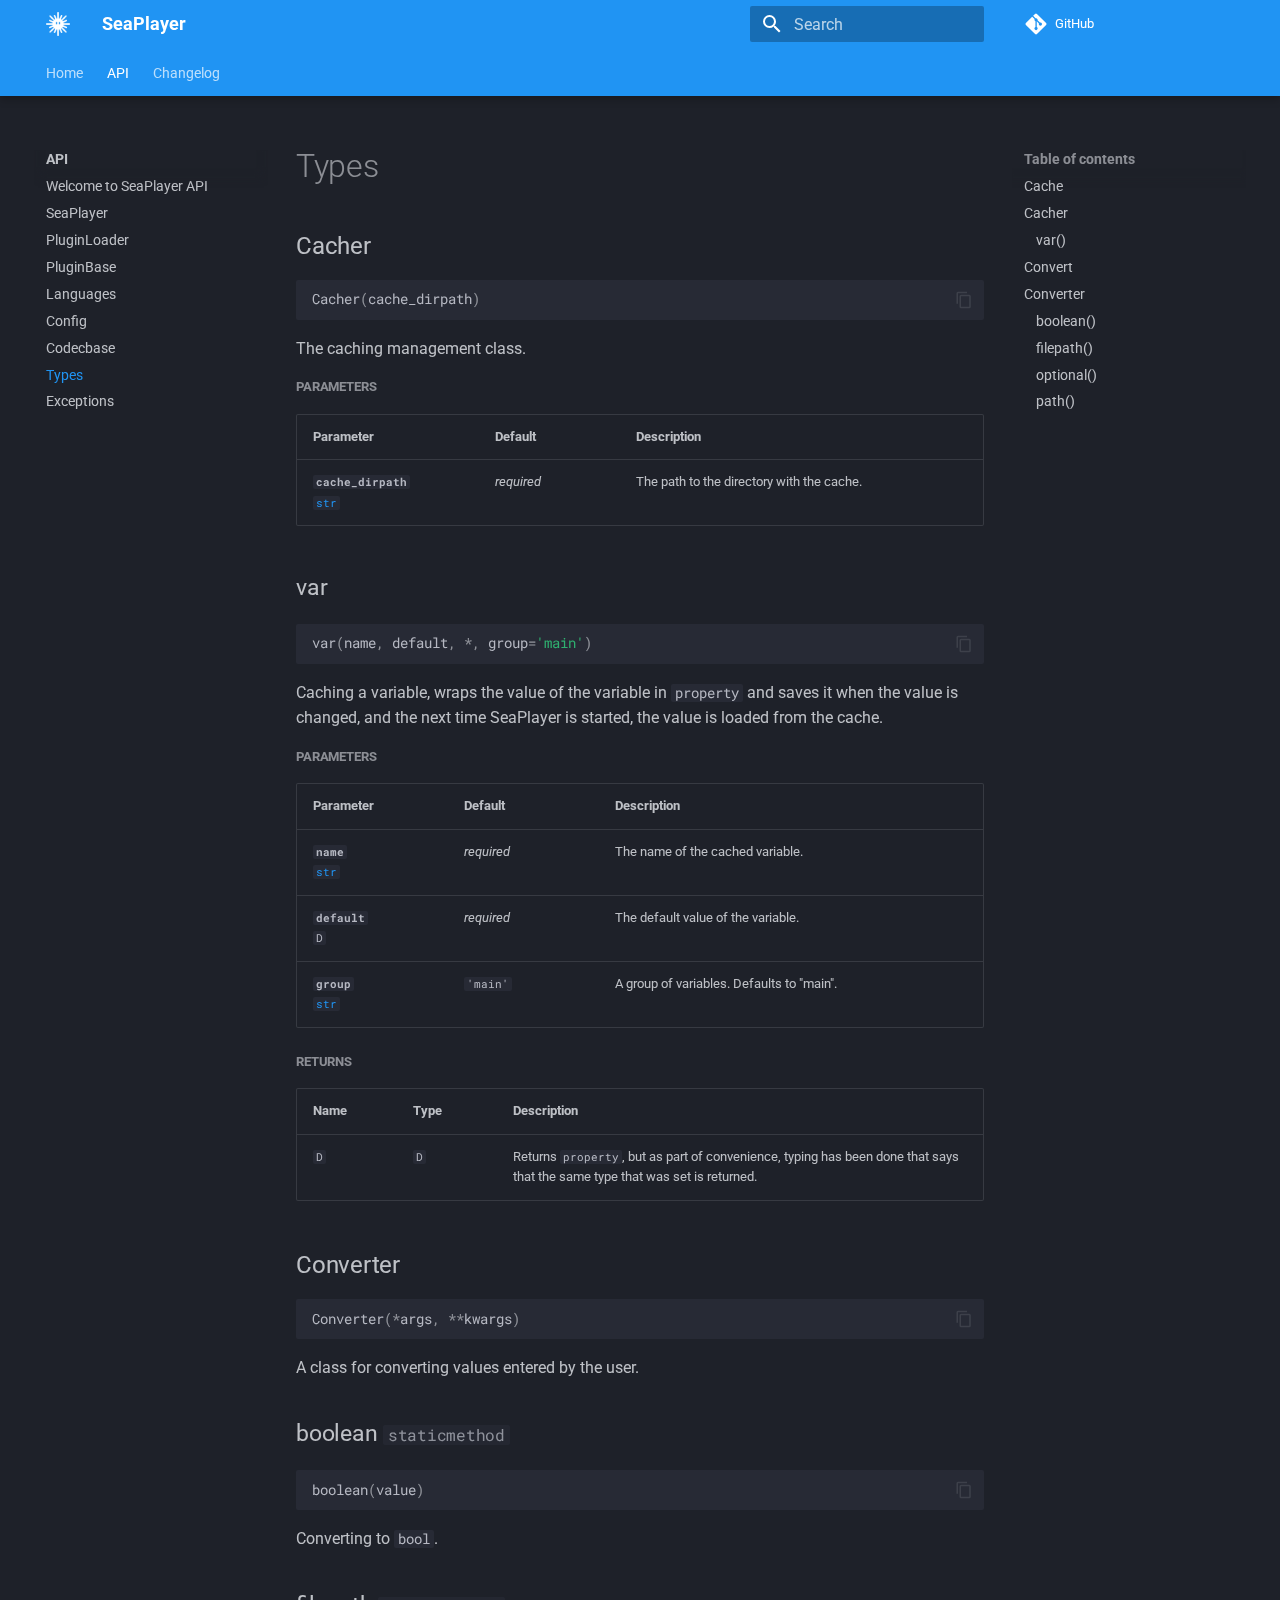
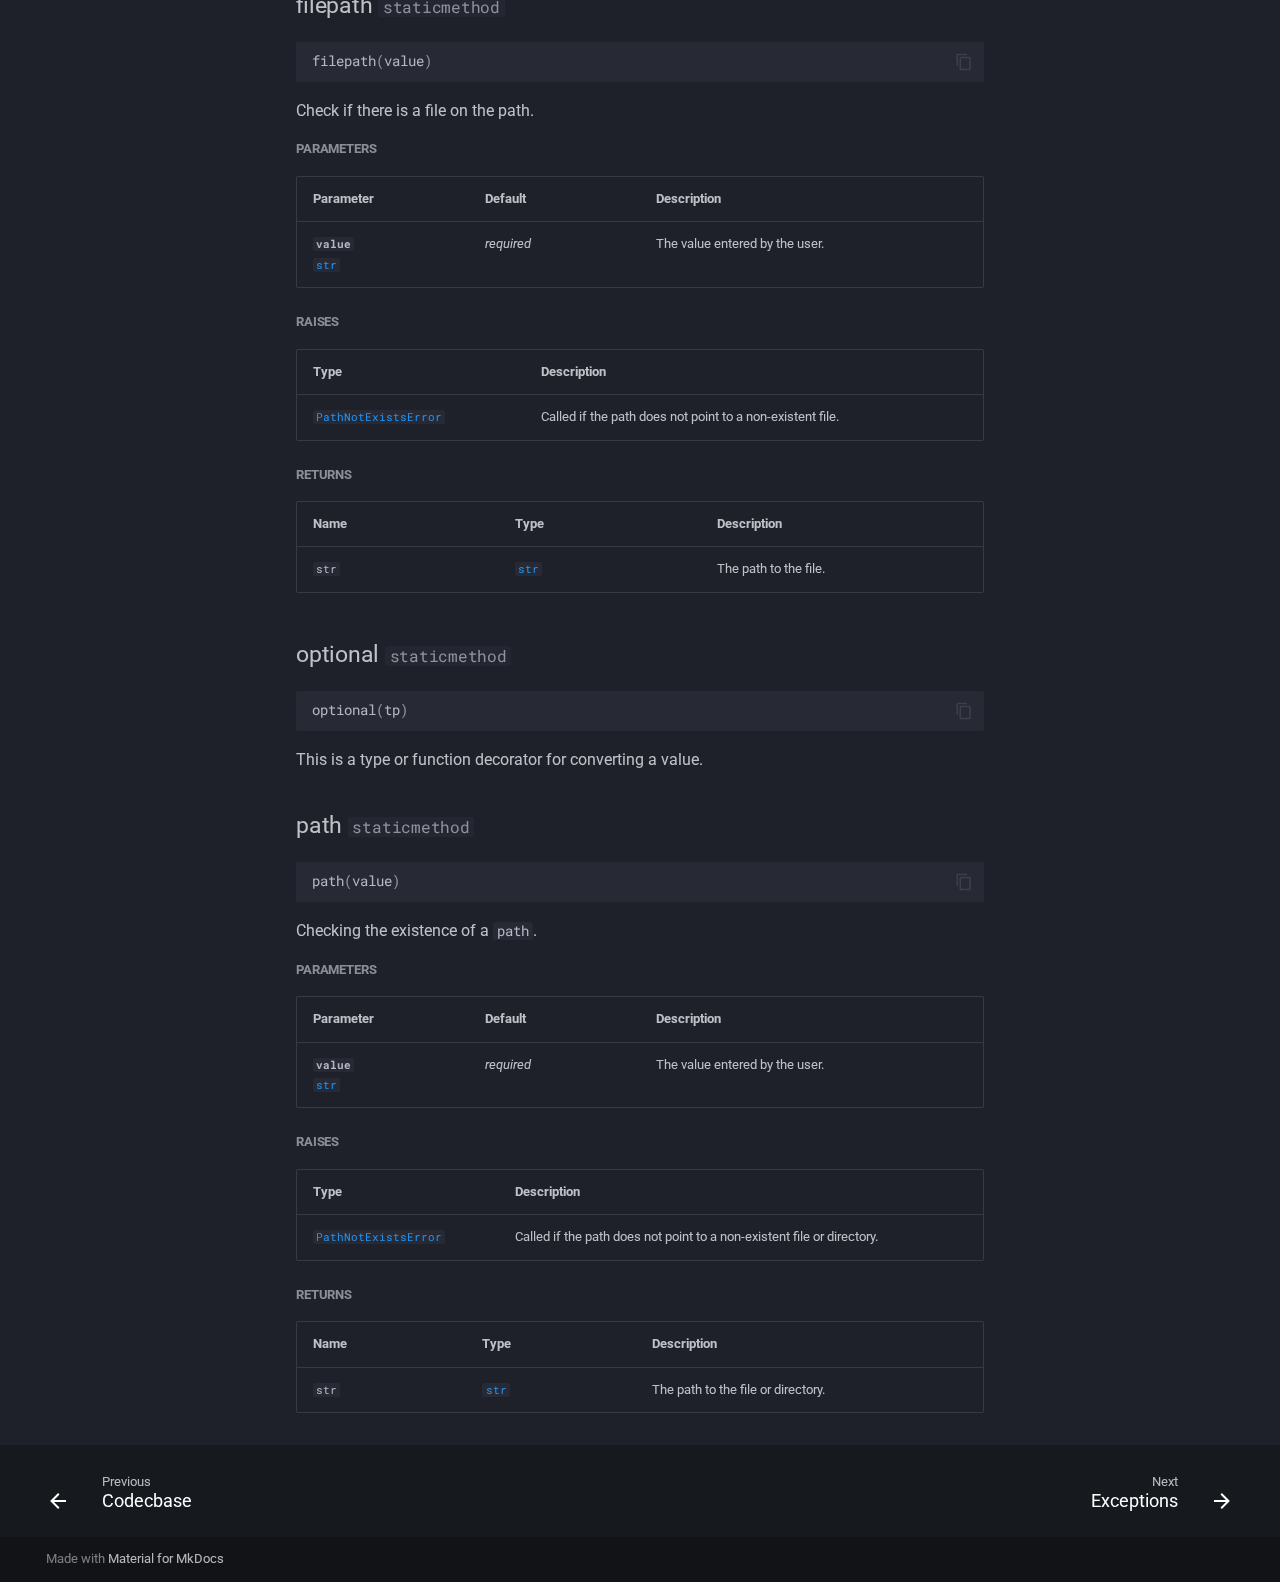
<file: docs/api/types/index.html>
<!doctype html>
<html lang="en" class="no-js">
  <head>
    
      <meta charset="utf-8">
      <meta name="viewport" content="width=device-width,initial-scale=1">
      
      
      
      
        <link rel="prev" href="../codecbase/">
      
      
        <link rel="next" href="../exceptions/">
      
      
      <link rel="icon" href="../../assets/logo.png">
      <meta name="generator" content="mkdocs-1.5.3, mkdocs-material-9.5.2">
    
    
      
        <title>Types - SeaPlayer</title>
      
    
    
      <link rel="stylesheet" href="../../assets/stylesheets/main.50c56a3b.min.css">
      
        
        <link rel="stylesheet" href="../../assets/stylesheets/palette.06af60db.min.css">
      
      


    
    
      
    
    
      
        
        
        <link rel="preconnect" href="https://fonts.gstatic.com" crossorigin>
        <link rel="stylesheet" href="https://fonts.googleapis.com/css?family=Roboto:300,300i,400,400i,700,700i%7CRoboto+Mono:400,400i,700,700i&display=fallback">
        <style>:root{--md-text-font:"Roboto";--md-code-font:"Roboto Mono"}</style>
      
    
    
      <link rel="stylesheet" href="../../assets/_mkdocstrings.css">
    
    <script>__md_scope=new URL("../..",location),__md_hash=e=>[...e].reduce((e,_)=>(e<<5)-e+_.charCodeAt(0),0),__md_get=(e,_=localStorage,t=__md_scope)=>JSON.parse(_.getItem(t.pathname+"."+e)),__md_set=(e,_,t=localStorage,a=__md_scope)=>{try{t.setItem(a.pathname+"."+e,JSON.stringify(_))}catch(e){}}</script>
    
      

    
    
    
  </head>
  
  
    
    
    
    
    
    <body dir="ltr" data-md-color-scheme="slate" data-md-color-primary="blue" data-md-color-accent="indigo">
  
    
    <input class="md-toggle" data-md-toggle="drawer" type="checkbox" id="__drawer" autocomplete="off">
    <input class="md-toggle" data-md-toggle="search" type="checkbox" id="__search" autocomplete="off">
    <label class="md-overlay" for="__drawer"></label>
    <div data-md-component="skip">
      
        
        <a href="#seaplayer.types.Cache" class="md-skip">
          Skip to content
        </a>
      
    </div>
    <div data-md-component="announce">
      
    </div>
    
    
      

  

<header class="md-header md-header--shadow md-header--lifted" data-md-component="header">
  <nav class="md-header__inner md-grid" aria-label="Header">
    <a href="../.." title="SeaPlayer" class="md-header__button md-logo" aria-label="SeaPlayer" data-md-component="logo">
      
  <img src="../../assets/logo.png" alt="logo">

    </a>
    <label class="md-header__button md-icon" for="__drawer">
      
      <svg xmlns="http://www.w3.org/2000/svg" viewBox="0 0 24 24"><path d="M3 6h18v2H3V6m0 5h18v2H3v-2m0 5h18v2H3v-2Z"/></svg>
    </label>
    <div class="md-header__title" data-md-component="header-title">
      <div class="md-header__ellipsis">
        <div class="md-header__topic">
          <span class="md-ellipsis">
            SeaPlayer
          </span>
        </div>
        <div class="md-header__topic" data-md-component="header-topic">
          <span class="md-ellipsis">
            
              Types
            
          </span>
        </div>
      </div>
    </div>
    
      
    
    
    
    
      <label class="md-header__button md-icon" for="__search">
        
        <svg xmlns="http://www.w3.org/2000/svg" viewBox="0 0 24 24"><path d="M9.5 3A6.5 6.5 0 0 1 16 9.5c0 1.61-.59 3.09-1.56 4.23l.27.27h.79l5 5-1.5 1.5-5-5v-.79l-.27-.27A6.516 6.516 0 0 1 9.5 16 6.5 6.5 0 0 1 3 9.5 6.5 6.5 0 0 1 9.5 3m0 2C7 5 5 7 5 9.5S7 14 9.5 14 14 12 14 9.5 12 5 9.5 5Z"/></svg>
      </label>
      <div class="md-search" data-md-component="search" role="dialog">
  <label class="md-search__overlay" for="__search"></label>
  <div class="md-search__inner" role="search">
    <form class="md-search__form" name="search">
      <input type="text" class="md-search__input" name="query" aria-label="Search" placeholder="Search" autocapitalize="off" autocorrect="off" autocomplete="off" spellcheck="false" data-md-component="search-query" required>
      <label class="md-search__icon md-icon" for="__search">
        
        <svg xmlns="http://www.w3.org/2000/svg" viewBox="0 0 24 24"><path d="M9.5 3A6.5 6.5 0 0 1 16 9.5c0 1.61-.59 3.09-1.56 4.23l.27.27h.79l5 5-1.5 1.5-5-5v-.79l-.27-.27A6.516 6.516 0 0 1 9.5 16 6.5 6.5 0 0 1 3 9.5 6.5 6.5 0 0 1 9.5 3m0 2C7 5 5 7 5 9.5S7 14 9.5 14 14 12 14 9.5 12 5 9.5 5Z"/></svg>
        
        <svg xmlns="http://www.w3.org/2000/svg" viewBox="0 0 24 24"><path d="M20 11v2H8l5.5 5.5-1.42 1.42L4.16 12l7.92-7.92L13.5 5.5 8 11h12Z"/></svg>
      </label>
      <nav class="md-search__options" aria-label="Search">
        
        <button type="reset" class="md-search__icon md-icon" title="Clear" aria-label="Clear" tabindex="-1">
          
          <svg xmlns="http://www.w3.org/2000/svg" viewBox="0 0 24 24"><path d="M19 6.41 17.59 5 12 10.59 6.41 5 5 6.41 10.59 12 5 17.59 6.41 19 12 13.41 17.59 19 19 17.59 13.41 12 19 6.41Z"/></svg>
        </button>
      </nav>
      
    </form>
    <div class="md-search__output">
      <div class="md-search__scrollwrap" data-md-scrollfix>
        <div class="md-search-result" data-md-component="search-result">
          <div class="md-search-result__meta">
            Initializing search
          </div>
          <ol class="md-search-result__list" role="presentation"></ol>
        </div>
      </div>
    </div>
  </div>
</div>
    
    
      <div class="md-header__source">
        <a href="https://github.com/romanin-rf/SeaPlayer" title="Go to repository" class="md-source" data-md-component="source">
  <div class="md-source__icon md-icon">
    
    <svg xmlns="http://www.w3.org/2000/svg" viewBox="0 0 448 512"><!--! Font Awesome Free 6.5.1 by @fontawesome - https://fontawesome.com License - https://fontawesome.com/license/free (Icons: CC BY 4.0, Fonts: SIL OFL 1.1, Code: MIT License) Copyright 2023 Fonticons, Inc.--><path d="M439.55 236.05 244 40.45a28.87 28.87 0 0 0-40.81 0l-40.66 40.63 51.52 51.52c27.06-9.14 52.68 16.77 43.39 43.68l49.66 49.66c34.23-11.8 61.18 31 35.47 56.69-26.49 26.49-70.21-2.87-56-37.34L240.22 199v121.85c25.3 12.54 22.26 41.85 9.08 55a34.34 34.34 0 0 1-48.55 0c-17.57-17.6-11.07-46.91 11.25-56v-123c-20.8-8.51-24.6-30.74-18.64-45L142.57 101 8.45 235.14a28.86 28.86 0 0 0 0 40.81l195.61 195.6a28.86 28.86 0 0 0 40.8 0l194.69-194.69a28.86 28.86 0 0 0 0-40.81z"/></svg>
  </div>
  <div class="md-source__repository">
    GitHub
  </div>
</a>
      </div>
    
  </nav>
  
    
      
<nav class="md-tabs" aria-label="Tabs" data-md-component="tabs">
  <div class="md-grid">
    <ul class="md-tabs__list">
      
        
  
  
  
    
    
      <li class="md-tabs__item">
        <a href="../.." class="md-tabs__link">
          
  
    
  
  Home

        </a>
      </li>
    
  

      
        
  
  
    
  
  
    
    
      <li class="md-tabs__item md-tabs__item--active">
        <a href="../" class="md-tabs__link">
          
  
    
  
  API

        </a>
      </li>
    
  

      
        
  
  
  
    <li class="md-tabs__item">
      <a href="../../changelog/" class="md-tabs__link">
        
  
    
  
  Сhangelog

      </a>
    </li>
  

      
    </ul>
  </div>
</nav>
    
  
</header>
    
    <div class="md-container" data-md-component="container">
      
      
        
      
      <main class="md-main" data-md-component="main">
        <div class="md-main__inner md-grid">
          
            
              
              <div class="md-sidebar md-sidebar--primary" data-md-component="sidebar" data-md-type="navigation" >
                <div class="md-sidebar__scrollwrap">
                  <div class="md-sidebar__inner">
                    


  


<nav class="md-nav md-nav--primary md-nav--lifted" aria-label="Navigation" data-md-level="0">
  <label class="md-nav__title" for="__drawer">
    <a href="../.." title="SeaPlayer" class="md-nav__button md-logo" aria-label="SeaPlayer" data-md-component="logo">
      
  <img src="../../assets/logo.png" alt="logo">

    </a>
    SeaPlayer
  </label>
  
    <div class="md-nav__source">
      <a href="https://github.com/romanin-rf/SeaPlayer" title="Go to repository" class="md-source" data-md-component="source">
  <div class="md-source__icon md-icon">
    
    <svg xmlns="http://www.w3.org/2000/svg" viewBox="0 0 448 512"><!--! Font Awesome Free 6.5.1 by @fontawesome - https://fontawesome.com License - https://fontawesome.com/license/free (Icons: CC BY 4.0, Fonts: SIL OFL 1.1, Code: MIT License) Copyright 2023 Fonticons, Inc.--><path d="M439.55 236.05 244 40.45a28.87 28.87 0 0 0-40.81 0l-40.66 40.63 51.52 51.52c27.06-9.14 52.68 16.77 43.39 43.68l49.66 49.66c34.23-11.8 61.18 31 35.47 56.69-26.49 26.49-70.21-2.87-56-37.34L240.22 199v121.85c25.3 12.54 22.26 41.85 9.08 55a34.34 34.34 0 0 1-48.55 0c-17.57-17.6-11.07-46.91 11.25-56v-123c-20.8-8.51-24.6-30.74-18.64-45L142.57 101 8.45 235.14a28.86 28.86 0 0 0 0 40.81l195.61 195.6a28.86 28.86 0 0 0 40.8 0l194.69-194.69a28.86 28.86 0 0 0 0-40.81z"/></svg>
  </div>
  <div class="md-source__repository">
    GitHub
  </div>
</a>
    </div>
  
  <ul class="md-nav__list" data-md-scrollfix>
    
      
      
  
  
  
  
    
    
      
        
          
        
      
        
          
        
      
        
      
        
      
    
    
    
    
      
      
    
    <li class="md-nav__item md-nav__item--section md-nav__item--nested">
      
        
        
        
        <input class="md-nav__toggle md-toggle " type="checkbox" id="__nav_1" >
        
          
          
          <div class="md-nav__link md-nav__container">
            <a href="../.." class="md-nav__link ">
              
  
  <span class="md-ellipsis">
    Home
  </span>
  

            </a>
            
              
              <label class="md-nav__link " for="__nav_1" id="__nav_1_label" tabindex="">
                <span class="md-nav__icon md-icon"></span>
              </label>
            
          </div>
        
        <nav class="md-nav" data-md-level="1" aria-labelledby="__nav_1_label" aria-expanded="false">
          <label class="md-nav__title" for="__nav_1">
            <span class="md-nav__icon md-icon"></span>
            Home
          </label>
          <ul class="md-nav__list" data-md-scrollfix>
            
              
            
              
                
  
  
  
  
    <li class="md-nav__item">
      <a href="../.." class="md-nav__link">
        
  
  <span class="md-ellipsis">
    Welcome to SeaPlayer
  </span>
  

      </a>
    </li>
  

              
            
              
                
  
  
  
  
    <li class="md-nav__item">
      <a href="../../plugin-cli-home/" class="md-nav__link">
        
  
  <span class="md-ellipsis">
    Plugin CLI
  </span>
  

      </a>
    </li>
  

              
            
              
                
  
  
  
  
    <li class="md-nav__item">
      <a href="../../plugin-dev-home/" class="md-nav__link">
        
  
  <span class="md-ellipsis">
    Plugin Development
  </span>
  

      </a>
    </li>
  

              
            
          </ul>
        </nav>
      
    </li>
  

    
      
      
  
  
    
  
  
  
    
    
      
        
          
        
      
        
          
        
      
        
      
        
      
        
      
        
      
        
      
        
      
        
      
        
      
    
    
    
    
      
      
    
    <li class="md-nav__item md-nav__item--active md-nav__item--section md-nav__item--nested">
      
        
        
        
        <input class="md-nav__toggle md-toggle " type="checkbox" id="__nav_2" checked>
        
          
          
          <div class="md-nav__link md-nav__container">
            <a href="../" class="md-nav__link ">
              
  
  <span class="md-ellipsis">
    API
  </span>
  

            </a>
            
              
              <label class="md-nav__link " for="__nav_2" id="__nav_2_label" tabindex="">
                <span class="md-nav__icon md-icon"></span>
              </label>
            
          </div>
        
        <nav class="md-nav" data-md-level="1" aria-labelledby="__nav_2_label" aria-expanded="true">
          <label class="md-nav__title" for="__nav_2">
            <span class="md-nav__icon md-icon"></span>
            API
          </label>
          <ul class="md-nav__list" data-md-scrollfix>
            
              
            
              
                
  
  
  
  
    <li class="md-nav__item">
      <a href="../" class="md-nav__link">
        
  
  <span class="md-ellipsis">
    Welcome to SeaPlayer API
  </span>
  

      </a>
    </li>
  

              
            
              
                
  
  
  
  
    <li class="md-nav__item">
      <a href="../seaplayer/" class="md-nav__link">
        
  
  <span class="md-ellipsis">
    SeaPlayer
  </span>
  

      </a>
    </li>
  

              
            
              
                
  
  
  
  
    <li class="md-nav__item">
      <a href="../pluginloader/" class="md-nav__link">
        
  
  <span class="md-ellipsis">
    PluginLoader
  </span>
  

      </a>
    </li>
  

              
            
              
                
  
  
  
  
    <li class="md-nav__item">
      <a href="../pluginbase/" class="md-nav__link">
        
  
  <span class="md-ellipsis">
    PluginBase
  </span>
  

      </a>
    </li>
  

              
            
              
                
  
  
  
  
    <li class="md-nav__item">
      <a href="../languages/" class="md-nav__link">
        
  
  <span class="md-ellipsis">
    Languages
  </span>
  

      </a>
    </li>
  

              
            
              
                
  
  
  
  
    <li class="md-nav__item">
      <a href="../config/" class="md-nav__link">
        
  
  <span class="md-ellipsis">
    Config
  </span>
  

      </a>
    </li>
  

              
            
              
                
  
  
  
  
    <li class="md-nav__item">
      <a href="../codecbase/" class="md-nav__link">
        
  
  <span class="md-ellipsis">
    Codecbase
  </span>
  

      </a>
    </li>
  

              
            
              
                
  
  
    
  
  
  
    <li class="md-nav__item md-nav__item--active">
      
      <input class="md-nav__toggle md-toggle" type="checkbox" id="__toc">
      
      
      
        <label class="md-nav__link md-nav__link--active" for="__toc">
          
  
  <span class="md-ellipsis">
    Types
  </span>
  

          <span class="md-nav__icon md-icon"></span>
        </label>
      
      <a href="./" class="md-nav__link md-nav__link--active">
        
  
  <span class="md-ellipsis">
    Types
  </span>
  

      </a>
      
        

<nav class="md-nav md-nav--secondary" aria-label="Table of contents">
  
  
  
  
    <label class="md-nav__title" for="__toc">
      <span class="md-nav__icon md-icon"></span>
      Table of contents
    </label>
    <ul class="md-nav__list" data-md-component="toc" data-md-scrollfix>
      
        <li class="md-nav__item">
  <a href="#seaplayer.types.Cache" class="md-nav__link">
    <span class="md-ellipsis">
      Cache
    </span>
  </a>
  
</li>
      
        <li class="md-nav__item">
  <a href="#seaplayer.types.Cache.Cacher" class="md-nav__link">
    <span class="md-ellipsis">
      Cacher
    </span>
  </a>
  
    <nav class="md-nav" aria-label="Cacher">
      <ul class="md-nav__list">
        
          <li class="md-nav__item">
  <a href="#seaplayer.types.Cache.Cacher.var" class="md-nav__link">
    <span class="md-ellipsis">
      var()
    </span>
  </a>
  
</li>
        
      </ul>
    </nav>
  
</li>
      
        <li class="md-nav__item">
  <a href="#seaplayer.types.Convert" class="md-nav__link">
    <span class="md-ellipsis">
      Convert
    </span>
  </a>
  
</li>
      
        <li class="md-nav__item">
  <a href="#seaplayer.types.Convert.Converter" class="md-nav__link">
    <span class="md-ellipsis">
      Converter
    </span>
  </a>
  
    <nav class="md-nav" aria-label="Converter">
      <ul class="md-nav__list">
        
          <li class="md-nav__item">
  <a href="#seaplayer.types.Convert.Converter.boolean" class="md-nav__link">
    <span class="md-ellipsis">
      boolean()
    </span>
  </a>
  
</li>
        
          <li class="md-nav__item">
  <a href="#seaplayer.types.Convert.Converter.filepath" class="md-nav__link">
    <span class="md-ellipsis">
      filepath()
    </span>
  </a>
  
</li>
        
          <li class="md-nav__item">
  <a href="#seaplayer.types.Convert.Converter.optional" class="md-nav__link">
    <span class="md-ellipsis">
      optional()
    </span>
  </a>
  
</li>
        
          <li class="md-nav__item">
  <a href="#seaplayer.types.Convert.Converter.path" class="md-nav__link">
    <span class="md-ellipsis">
      path()
    </span>
  </a>
  
</li>
        
      </ul>
    </nav>
  
</li>
      
    </ul>
  
</nav>
      
    </li>
  

              
            
              
                
  
  
  
  
    <li class="md-nav__item">
      <a href="../exceptions/" class="md-nav__link">
        
  
  <span class="md-ellipsis">
    Exceptions
  </span>
  

      </a>
    </li>
  

              
            
          </ul>
        </nav>
      
    </li>
  

    
      
      
  
  
  
  
    <li class="md-nav__item">
      <a href="../../changelog/" class="md-nav__link">
        
  
  <span class="md-ellipsis">
    Сhangelog
  </span>
  

      </a>
    </li>
  

    
  </ul>
</nav>
                  </div>
                </div>
              </div>
            
            
              
              <div class="md-sidebar md-sidebar--secondary" data-md-component="sidebar" data-md-type="toc" >
                <div class="md-sidebar__scrollwrap">
                  <div class="md-sidebar__inner">
                    

<nav class="md-nav md-nav--secondary" aria-label="Table of contents">
  
  
  
  
    <label class="md-nav__title" for="__toc">
      <span class="md-nav__icon md-icon"></span>
      Table of contents
    </label>
    <ul class="md-nav__list" data-md-component="toc" data-md-scrollfix>
      
        <li class="md-nav__item">
  <a href="#seaplayer.types.Cache" class="md-nav__link">
    <span class="md-ellipsis">
      Cache
    </span>
  </a>
  
</li>
      
        <li class="md-nav__item">
  <a href="#seaplayer.types.Cache.Cacher" class="md-nav__link">
    <span class="md-ellipsis">
      Cacher
    </span>
  </a>
  
    <nav class="md-nav" aria-label="Cacher">
      <ul class="md-nav__list">
        
          <li class="md-nav__item">
  <a href="#seaplayer.types.Cache.Cacher.var" class="md-nav__link">
    <span class="md-ellipsis">
      var()
    </span>
  </a>
  
</li>
        
      </ul>
    </nav>
  
</li>
      
        <li class="md-nav__item">
  <a href="#seaplayer.types.Convert" class="md-nav__link">
    <span class="md-ellipsis">
      Convert
    </span>
  </a>
  
</li>
      
        <li class="md-nav__item">
  <a href="#seaplayer.types.Convert.Converter" class="md-nav__link">
    <span class="md-ellipsis">
      Converter
    </span>
  </a>
  
    <nav class="md-nav" aria-label="Converter">
      <ul class="md-nav__list">
        
          <li class="md-nav__item">
  <a href="#seaplayer.types.Convert.Converter.boolean" class="md-nav__link">
    <span class="md-ellipsis">
      boolean()
    </span>
  </a>
  
</li>
        
          <li class="md-nav__item">
  <a href="#seaplayer.types.Convert.Converter.filepath" class="md-nav__link">
    <span class="md-ellipsis">
      filepath()
    </span>
  </a>
  
</li>
        
          <li class="md-nav__item">
  <a href="#seaplayer.types.Convert.Converter.optional" class="md-nav__link">
    <span class="md-ellipsis">
      optional()
    </span>
  </a>
  
</li>
        
          <li class="md-nav__item">
  <a href="#seaplayer.types.Convert.Converter.path" class="md-nav__link">
    <span class="md-ellipsis">
      path()
    </span>
  </a>
  
</li>
        
      </ul>
    </nav>
  
</li>
      
    </ul>
  
</nav>
                  </div>
                </div>
              </div>
            
          
          
            <div class="md-content" data-md-component="content">
              <article class="md-content__inner md-typeset">
                
                  

  
  


  <h1>Types</h1>

<div class="doc doc-object doc-module">



<a id="seaplayer.types.Cache"></a>
  <div class="doc doc-contents first">

  

  <div class="doc doc-children">








<div class="doc doc-object doc-class">




<h2 id="seaplayer.types.Cache.Cacher" class="doc doc-heading">
          <span class="doc doc-object-name doc-class-name">Cacher</span>


<a href="#seaplayer.types.Cache.Cacher" class="headerlink" title="Permanent link">&para;</a></h2>
<div class="doc-signature highlight"><pre><span></span><code><span id="__span-0-1"><a id="__codelineno-0-1" name="__codelineno-0-1" href="#__codelineno-0-1"></a><span class="n">Cacher</span><span class="p">(</span><span class="n">cache_dirpath</span><span class="p">)</span>
</span></code></pre></div>

  <div class="doc doc-contents ">

  
      <p>The caching management class.</p>
  

  <h5>Parameters</h5>
  <table>
    <thead>
      <tr>
        <th>Parameter</th>
        <th>Default</th>
        <th>Description</th>
      </tr>
    </thead>
    <tbody>
        <tr>
          <td>
            <strong><code>cache_dirpath</code></strong>
            <br>
                <code><a class="autorefs autorefs-external" href="https://docs.python.org/3/library/stdtypes.html#str">str</a></code>
          </td>
          <td>
            <em>required</em>
          </td>
          <td><p>The path to the directory with the cache.</p></td>
        </tr>
    </tbody>
  </table>


  

  <div class="doc doc-children">










<div class="doc doc-object doc-function">




<h3 id="seaplayer.types.Cache.Cacher.var" class="doc doc-heading">
          <span class="doc doc-object-name doc-function-name">var</span>


<a href="#seaplayer.types.Cache.Cacher.var" class="headerlink" title="Permanent link">&para;</a></h3>
<div class="doc-signature highlight"><pre><span></span><code><span id="__span-0-1"><a id="__codelineno-0-1" name="__codelineno-0-1" href="#__codelineno-0-1"></a><span class="n">var</span><span class="p">(</span><span class="n">name</span><span class="p">,</span> <span class="n">default</span><span class="p">,</span> <span class="o">*</span><span class="p">,</span> <span class="n">group</span><span class="o">=</span><span class="s1">&#39;main&#39;</span><span class="p">)</span>
</span></code></pre></div>

  <div class="doc doc-contents ">
  
      <p>Caching a variable, wraps the value of the variable in <code>property</code> and saves it when the value is changed, and the next time SeaPlayer is started, the value is loaded from the cache.</p>

  <h5>Parameters</h5>
  <table>
    <thead>
      <tr>
        <th>Parameter</th>
        <th>Default</th>
        <th>Description</th>
      </tr>
    </thead>
    <tbody>
        <tr>
          <td>
            <strong><code>name</code></strong>
            <br>
                <code><a class="autorefs autorefs-external" href="https://docs.python.org/3/library/stdtypes.html#str">str</a></code>
          </td>
          <td>
            <em>required</em>
          </td>
          <td><p>The name of the cached variable.</p></td>
        </tr>
        <tr>
          <td>
            <strong><code>default</code></strong>
            <br>
                <code><span title="seaplayer.types.Cache.D">D</span></code>
          </td>
          <td>
            <em>required</em>
          </td>
          <td><p>The default value of the variable.</p></td>
        </tr>
        <tr>
          <td>
            <strong><code>group</code></strong>
            <br>
                <code><a class="autorefs autorefs-external" href="https://docs.python.org/3/library/stdtypes.html#str">str</a></code>
          </td>
          <td>
            <code>&#39;main&#39;</code>
          </td>
          <td><p>A group of variables. Defaults to "main".</p></td>
        </tr>
    </tbody>
  </table>

  <h5>Returns</h5>
  <table>
    <thead>
      <tr>
<th>Name</th>        <th>Type</th>
        <th>Description</th>
      </tr>
    </thead>
    <tbody>
        <tr>
<td><code>D</code></td>          <td>
                <code><span title="seaplayer.types.Cache.D">D</span></code>
          </td>
          <td><p>Returns <code>property</code>, but as part of convenience, typing has been done that says that the same type that was set is returned.</p></td>
        </tr>
    </tbody>
  </table>

  </div>

</div>



  </div>

  </div>

</div>




  </div>

  </div>

</div>

<div class="doc doc-object doc-module">



<a id="seaplayer.types.Convert"></a>
  <div class="doc doc-contents first">

  

  <div class="doc doc-children">








<div class="doc doc-object doc-class">




<h2 id="seaplayer.types.Convert.Converter" class="doc doc-heading">
          <span class="doc doc-object-name doc-class-name">Converter</span>


<a href="#seaplayer.types.Convert.Converter" class="headerlink" title="Permanent link">&para;</a></h2>
<div class="doc-signature highlight"><pre><span></span><code><span id="__span-0-1"><a id="__codelineno-0-1" name="__codelineno-0-1" href="#__codelineno-0-1"></a><span class="n">Converter</span><span class="p">(</span><span class="o">*</span><span class="n">args</span><span class="p">,</span> <span class="o">**</span><span class="n">kwargs</span><span class="p">)</span>
</span></code></pre></div>

  <div class="doc doc-contents ">

  
      <p>A class for converting values entered by the user.</p>


  

  <div class="doc doc-children">










<div class="doc doc-object doc-function">




<h3 id="seaplayer.types.Convert.Converter.boolean" class="doc doc-heading">
          <span class="doc doc-object-name doc-function-name">boolean</span>

  
  <span class="doc doc-labels">
      <small class="doc doc-label doc-label-staticmethod"><code>staticmethod</code></small>
  </span>

<a href="#seaplayer.types.Convert.Converter.boolean" class="headerlink" title="Permanent link">&para;</a></h3>
<div class="doc-signature highlight"><pre><span></span><code><span id="__span-0-1"><a id="__codelineno-0-1" name="__codelineno-0-1" href="#__codelineno-0-1"></a><span class="n">boolean</span><span class="p">(</span><span class="n">value</span><span class="p">)</span>
</span></code></pre></div>

  <div class="doc doc-contents ">
  
      <p>Converting to <code>bool</code>.</p>

  </div>

</div>


<div class="doc doc-object doc-function">




<h3 id="seaplayer.types.Convert.Converter.filepath" class="doc doc-heading">
          <span class="doc doc-object-name doc-function-name">filepath</span>

  
  <span class="doc doc-labels">
      <small class="doc doc-label doc-label-staticmethod"><code>staticmethod</code></small>
  </span>

<a href="#seaplayer.types.Convert.Converter.filepath" class="headerlink" title="Permanent link">&para;</a></h3>
<div class="doc-signature highlight"><pre><span></span><code><span id="__span-0-1"><a id="__codelineno-0-1" name="__codelineno-0-1" href="#__codelineno-0-1"></a><span class="n">filepath</span><span class="p">(</span><span class="n">value</span><span class="p">)</span>
</span></code></pre></div>

  <div class="doc doc-contents ">
  
      <p>Check if there is a file on the path.</p>

  <h5>Parameters</h5>
  <table>
    <thead>
      <tr>
        <th>Parameter</th>
        <th>Default</th>
        <th>Description</th>
      </tr>
    </thead>
    <tbody>
        <tr>
          <td>
            <strong><code>value</code></strong>
            <br>
                <code><a class="autorefs autorefs-external" href="https://docs.python.org/3/library/stdtypes.html#str">str</a></code>
          </td>
          <td>
            <em>required</em>
          </td>
          <td><p>The value entered by the user.</p></td>
        </tr>
    </tbody>
  </table>

  <h5>Raises</h5>
  <table>
    <thead>
      <tr>
        <th>Type</th>
        <th>Description</th>
      </tr>
    </thead>
    <tbody>
        <tr>
          <td>
                <code><a class="autorefs autorefs-internal" title="seaplayer.exceptions.PathNotExistsError" href="../exceptions/#seaplayer.exceptions.PathNotExistsError">PathNotExistsError</a></code>
          </td>
          <td><p>Called if the path does not point to a non-existent file.</p></td>
        </tr>
    </tbody>
  </table>

  <h5>Returns</h5>
  <table>
    <thead>
      <tr>
<th>Name</th>        <th>Type</th>
        <th>Description</th>
      </tr>
    </thead>
    <tbody>
        <tr>
<td><code>str</code></td>          <td>
                <code><a class="autorefs autorefs-external" href="https://docs.python.org/3/library/stdtypes.html#str">str</a></code>
          </td>
          <td><p>The path to the file.</p></td>
        </tr>
    </tbody>
  </table>

  </div>

</div>


<div class="doc doc-object doc-function">




<h3 id="seaplayer.types.Convert.Converter.optional" class="doc doc-heading">
          <span class="doc doc-object-name doc-function-name">optional</span>

  
  <span class="doc doc-labels">
      <small class="doc doc-label doc-label-staticmethod"><code>staticmethod</code></small>
  </span>

<a href="#seaplayer.types.Convert.Converter.optional" class="headerlink" title="Permanent link">&para;</a></h3>
<div class="doc-signature highlight"><pre><span></span><code><span id="__span-0-1"><a id="__codelineno-0-1" name="__codelineno-0-1" href="#__codelineno-0-1"></a><span class="n">optional</span><span class="p">(</span><span class="n">tp</span><span class="p">)</span>
</span></code></pre></div>

  <div class="doc doc-contents ">
  
      <p>This is a type or function decorator for converting a value.</p>

  </div>

</div>


<div class="doc doc-object doc-function">




<h3 id="seaplayer.types.Convert.Converter.path" class="doc doc-heading">
          <span class="doc doc-object-name doc-function-name">path</span>

  
  <span class="doc doc-labels">
      <small class="doc doc-label doc-label-staticmethod"><code>staticmethod</code></small>
  </span>

<a href="#seaplayer.types.Convert.Converter.path" class="headerlink" title="Permanent link">&para;</a></h3>
<div class="doc-signature highlight"><pre><span></span><code><span id="__span-0-1"><a id="__codelineno-0-1" name="__codelineno-0-1" href="#__codelineno-0-1"></a><span class="n">path</span><span class="p">(</span><span class="n">value</span><span class="p">)</span>
</span></code></pre></div>

  <div class="doc doc-contents ">
  
      <p>Checking the existence of a <code>path</code>.</p>

  <h5>Parameters</h5>
  <table>
    <thead>
      <tr>
        <th>Parameter</th>
        <th>Default</th>
        <th>Description</th>
      </tr>
    </thead>
    <tbody>
        <tr>
          <td>
            <strong><code>value</code></strong>
            <br>
                <code><a class="autorefs autorefs-external" href="https://docs.python.org/3/library/stdtypes.html#str">str</a></code>
          </td>
          <td>
            <em>required</em>
          </td>
          <td><p>The value entered by the user.</p></td>
        </tr>
    </tbody>
  </table>

  <h5>Raises</h5>
  <table>
    <thead>
      <tr>
        <th>Type</th>
        <th>Description</th>
      </tr>
    </thead>
    <tbody>
        <tr>
          <td>
                <code><a class="autorefs autorefs-internal" title="seaplayer.exceptions.PathNotExistsError" href="../exceptions/#seaplayer.exceptions.PathNotExistsError">PathNotExistsError</a></code>
          </td>
          <td><p>Called if the path does not point to a non-existent file or directory.</p></td>
        </tr>
    </tbody>
  </table>

  <h5>Returns</h5>
  <table>
    <thead>
      <tr>
<th>Name</th>        <th>Type</th>
        <th>Description</th>
      </tr>
    </thead>
    <tbody>
        <tr>
<td><code>str</code></td>          <td>
                <code><a class="autorefs autorefs-external" href="https://docs.python.org/3/library/stdtypes.html#str">str</a></code>
          </td>
          <td><p>The path to the file or directory.</p></td>
        </tr>
    </tbody>
  </table>

  </div>

</div>



  </div>

  </div>

</div>




  </div>

  </div>

</div>












                
              </article>
            </div>
          
          
<script>var target=document.getElementById(location.hash.slice(1));target&&target.name&&(target.checked=target.name.startsWith("__tabbed_"))</script>
        </div>
        
      </main>
      
        <footer class="md-footer">
  
    
      
      <nav class="md-footer__inner md-grid" aria-label="Footer" >
        
          
          <a href="../codecbase/" class="md-footer__link md-footer__link--prev" aria-label="Previous: Codecbase">
            <div class="md-footer__button md-icon">
              
              <svg xmlns="http://www.w3.org/2000/svg" viewBox="0 0 24 24"><path d="M20 11v2H8l5.5 5.5-1.42 1.42L4.16 12l7.92-7.92L13.5 5.5 8 11h12Z"/></svg>
            </div>
            <div class="md-footer__title">
              <span class="md-footer__direction">
                Previous
              </span>
              <div class="md-ellipsis">
                Codecbase
              </div>
            </div>
          </a>
        
        
          
          <a href="../exceptions/" class="md-footer__link md-footer__link--next" aria-label="Next: Exceptions">
            <div class="md-footer__title">
              <span class="md-footer__direction">
                Next
              </span>
              <div class="md-ellipsis">
                Exceptions
              </div>
            </div>
            <div class="md-footer__button md-icon">
              
              <svg xmlns="http://www.w3.org/2000/svg" viewBox="0 0 24 24"><path d="M4 11v2h12l-5.5 5.5 1.42 1.42L19.84 12l-7.92-7.92L10.5 5.5 16 11H4Z"/></svg>
            </div>
          </a>
        
      </nav>
    
  
  <div class="md-footer-meta md-typeset">
    <div class="md-footer-meta__inner md-grid">
      <div class="md-copyright">
  
  
    Made with
    <a href="https://squidfunk.github.io/mkdocs-material/" target="_blank" rel="noopener">
      Material for MkDocs
    </a>
  
</div>
      
    </div>
  </div>
</footer>
      
    </div>
    <div class="md-dialog" data-md-component="dialog">
      <div class="md-dialog__inner md-typeset"></div>
    </div>
    
    
    <script id="__config" type="application/json">{"base": "../..", "features": ["content.code.copy", "content.code.select", "content.code.annotate", "navigation.tabs", "navigation.instant", "navigation.instant.prefetch", "navigation.tabs.sticky", "navigation.sections", "navigation.path", "navigation.indexes", "navigation.footer"], "search": "../../assets/javascripts/workers/search.f886a092.min.js", "translations": {"clipboard.copied": "Copied to clipboard", "clipboard.copy": "Copy to clipboard", "search.result.more.one": "1 more on this page", "search.result.more.other": "# more on this page", "search.result.none": "No matching documents", "search.result.one": "1 matching document", "search.result.other": "# matching documents", "search.result.placeholder": "Type to start searching", "search.result.term.missing": "Missing", "select.version": "Select version"}}</script>
    
    
      <script src="../../assets/javascripts/bundle.d7c377c4.min.js"></script>
      
    
  </body>
</html>
</file>
<file: docs/assets/_mkdocstrings.css>
/* Avoid breaking parameter names, etc. in table cells. */
.doc-contents td code {
  word-break: normal !important;
}

/* No line break before first paragraph of descriptions. */
.doc-md-description,
.doc-md-description>p:first-child {
  display: inline;
}

/* Max width for docstring sections tables. */
.doc .md-typeset__table,
.doc .md-typeset__table table {
  display: table !important;
  width: 100%;
}

.doc .md-typeset__table tr {
  display: table-row;
}

/* Defaults in Spacy table style. */
.doc-param-default {
  float: right;
}

/* Keep headings consistent. */
h1.doc-heading,
h2.doc-heading,
h3.doc-heading,
h4.doc-heading,
h5.doc-heading,
h6.doc-heading {
  font-weight: 400;
  line-height: 1.5;
  color: inherit;
  text-transform: none;
}

h1.doc-heading {
  font-size: 1.6rem;
}

h2.doc-heading {
  font-size: 1.2rem;
}

h3.doc-heading {
  font-size: 1.15rem;
}

h4.doc-heading {
  font-size: 1.10rem;
}

h5.doc-heading {
  font-size: 1.05rem;
}

h6.doc-heading {
  font-size: 1rem;
}
</file>
<file: docs/assets/stylesheets/main.50c56a3b.min.css>
@charset "UTF-8";html{-webkit-text-size-adjust:none;-moz-text-size-adjust:none;text-size-adjust:none;box-sizing:border-box}*,:after,:before{box-sizing:inherit}@media (prefers-reduced-motion){*,:after,:before{transition:none!important}}body{margin:0}a,button,input,label{-webkit-tap-highlight-color:transparent}a{color:inherit;text-decoration:none}hr{border:0;box-sizing:initial;display:block;height:.05rem;overflow:visible;padding:0}small{font-size:80%}sub,sup{line-height:1em}img{border-style:none}table{border-collapse:initial;border-spacing:0}td,th{font-weight:400;vertical-align:top}button{background:#0000;border:0;font-family:inherit;font-size:inherit;margin:0;padding:0}input{border:0;outline:none}:root{--md-primary-fg-color:#4051b5;--md-primary-fg-color--light:#5d6cc0;--md-primary-fg-color--dark:#303fa1;--md-primary-bg-color:#fff;--md-primary-bg-color--light:#ffffffb3;--md-accent-fg-color:#526cfe;--md-accent-fg-color--transparent:#526cfe1a;--md-accent-bg-color:#fff;--md-accent-bg-color--light:#ffffffb3}[data-md-color-scheme=default]{color-scheme:light}[data-md-color-scheme=default] img[src$="#gh-dark-mode-only"],[data-md-color-scheme=default] img[src$="#only-dark"]{display:none}:root,[data-md-color-scheme=default]{--md-hue:225deg;--md-default-fg-color:#000000de;--md-default-fg-color--light:#0000008a;--md-default-fg-color--lighter:#00000052;--md-default-fg-color--lightest:#00000012;--md-default-bg-color:#fff;--md-default-bg-color--light:#ffffffb3;--md-default-bg-color--lighter:#ffffff4d;--md-default-bg-color--lightest:#ffffff1f;--md-code-fg-color:#36464e;--md-code-bg-color:#f5f5f5;--md-code-hl-color:#4287ff;--md-code-hl-color--light:#4287ff1a;--md-code-hl-number-color:#d52a2a;--md-code-hl-special-color:#db1457;--md-code-hl-function-color:#a846b9;--md-code-hl-constant-color:#6e59d9;--md-code-hl-keyword-color:#3f6ec6;--md-code-hl-string-color:#1c7d4d;--md-code-hl-name-color:var(--md-code-fg-color);--md-code-hl-operator-color:var(--md-default-fg-color--light);--md-code-hl-punctuation-color:var(--md-default-fg-color--light);--md-code-hl-comment-color:var(--md-default-fg-color--light);--md-code-hl-generic-color:var(--md-default-fg-color--light);--md-code-hl-variable-color:var(--md-default-fg-color--light);--md-typeset-color:var(--md-default-fg-color);--md-typeset-a-color:var(--md-primary-fg-color);--md-typeset-del-color:#f5503d26;--md-typeset-ins-color:#0bd57026;--md-typeset-kbd-color:#fafafa;--md-typeset-kbd-accent-color:#fff;--md-typeset-kbd-border-color:#b8b8b8;--md-typeset-mark-color:#ffff0080;--md-typeset-table-color:#0000001f;--md-typeset-table-color--light:rgba(0,0,0,.035);--md-admonition-fg-color:var(--md-default-fg-color);--md-admonition-bg-color:var(--md-default-bg-color);--md-warning-fg-color:#000000de;--md-warning-bg-color:#ff9;--md-footer-fg-color:#fff;--md-footer-fg-color--light:#ffffffb3;--md-footer-fg-color--lighter:#ffffff73;--md-footer-bg-color:#000000de;--md-footer-bg-color--dark:#00000052;--md-shadow-z1:0 0.2rem 0.5rem #0000000d,0 0 0.05rem #0000001a;--md-shadow-z2:0 0.2rem 0.5rem #0000001a,0 0 0.05rem #00000040;--md-shadow-z3:0 0.2rem 0.5rem #0003,0 0 0.05rem #00000059}.md-icon svg{fill:currentcolor;display:block;height:1.2rem;width:1.2rem}body{-webkit-font-smoothing:antialiased;-moz-osx-font-smoothing:grayscale;--md-text-font-family:var(--md-text-font,_),-apple-system,BlinkMacSystemFont,Helvetica,Arial,sans-serif;--md-code-font-family:var(--md-code-font,_),SFMono-Regular,Consolas,Menlo,monospace}aside,body,input{font-feature-settings:"kern","liga";color:var(--md-typeset-color);font-family:var(--md-text-font-family)}code,kbd,pre{font-feature-settings:"kern";font-family:var(--md-code-font-family)}:root{--md-typeset-table-sort-icon:url('data:image/svg+xml;charset=utf-8,<svg xmlns="http://www.w3.org/2000/svg" viewBox="0 0 24 24"><path d="m18 21-4-4h3V7h-3l4-4 4 4h-3v10h3M2 19v-2h10v2M2 13v-2h7v2M2 7V5h4v2H2Z"/></svg>');--md-typeset-table-sort-icon--asc:url('data:image/svg+xml;charset=utf-8,<svg xmlns="http://www.w3.org/2000/svg" viewBox="0 0 24 24"><path d="M19 17h3l-4 4-4-4h3V3h2M2 17h10v2H2M6 5v2H2V5m0 6h7v2H2v-2Z"/></svg>');--md-typeset-table-sort-icon--desc:url('data:image/svg+xml;charset=utf-8,<svg xmlns="http://www.w3.org/2000/svg" viewBox="0 0 24 24"><path d="M19 7h3l-4-4-4 4h3v14h2M2 17h10v2H2M6 5v2H2V5m0 6h7v2H2v-2Z"/></svg>')}.md-typeset{-webkit-print-color-adjust:exact;color-adjust:exact;font-size:.8rem;line-height:1.6}@media print{.md-typeset{font-size:.68rem}}.md-typeset blockquote,.md-typeset dl,.md-typeset figure,.md-typeset ol,.md-typeset pre,.md-typeset ul{margin-bottom:1em;margin-top:1em}.md-typeset h1{color:var(--md-default-fg-color--light);font-size:2em;line-height:1.3;margin:0 0 1.25em}.md-typeset h1,.md-typeset h2{font-weight:300;letter-spacing:-.01em}.md-typeset h2{font-size:1.5625em;line-height:1.4;margin:1.6em 0 .64em}.md-typeset h3{font-size:1.25em;font-weight:400;letter-spacing:-.01em;line-height:1.5;margin:1.6em 0 .8em}.md-typeset h2+h3{margin-top:.8em}.md-typeset h4{font-weight:700;letter-spacing:-.01em;margin:1em 0}.md-typeset h5,.md-typeset h6{color:var(--md-default-fg-color--light);font-size:.8em;font-weight:700;letter-spacing:-.01em;margin:1.25em 0}.md-typeset h5{text-transform:uppercase}.md-typeset hr{border-bottom:.05rem solid var(--md-default-fg-color--lightest);display:flow-root;margin:1.5em 0}.md-typeset a{color:var(--md-typeset-a-color);word-break:break-word}.md-typeset a,.md-typeset a:before{transition:color 125ms}.md-typeset a:focus,.md-typeset a:hover{color:var(--md-accent-fg-color)}.md-typeset a:focus code,.md-typeset a:hover code{background-color:var(--md-accent-fg-color--transparent)}.md-typeset a code{color:currentcolor;transition:background-color 125ms}.md-typeset a.focus-visible{outline-color:var(--md-accent-fg-color);outline-offset:.2rem}.md-typeset code,.md-typeset kbd,.md-typeset pre{color:var(--md-code-fg-color);direction:ltr;font-variant-ligatures:none}@media print{.md-typeset code,.md-typeset kbd,.md-typeset pre{white-space:pre-wrap}}.md-typeset code{background-color:var(--md-code-bg-color);border-radius:.1rem;-webkit-box-decoration-break:clone;box-decoration-break:clone;font-size:.85em;padding:0 .2941176471em;word-break:break-word}.md-typeset code:not(.focus-visible){-webkit-tap-highlight-color:transparent;outline:none}.md-typeset pre{display:flow-root;line-height:1.4;position:relative}.md-typeset pre>code{-webkit-box-decoration-break:slice;box-decoration-break:slice;box-shadow:none;display:block;margin:0;outline-color:var(--md-accent-fg-color);overflow:auto;padding:.7720588235em 1.1764705882em;scrollbar-color:var(--md-default-fg-color--lighter) #0000;scrollbar-width:thin;touch-action:auto;word-break:normal}.md-typeset pre>code:hover{scrollbar-color:var(--md-accent-fg-color) #0000}.md-typeset pre>code::-webkit-scrollbar{height:.2rem;width:.2rem}.md-typeset pre>code::-webkit-scrollbar-thumb{background-color:var(--md-default-fg-color--lighter)}.md-typeset pre>code::-webkit-scrollbar-thumb:hover{background-color:var(--md-accent-fg-color)}.md-typeset kbd{background-color:var(--md-typeset-kbd-color);border-radius:.1rem;box-shadow:0 .1rem 0 .05rem var(--md-typeset-kbd-border-color),0 .1rem 0 var(--md-typeset-kbd-border-color),0 -.1rem .2rem var(--md-typeset-kbd-accent-color) inset;color:var(--md-default-fg-color);display:inline-block;font-size:.75em;padding:0 .6666666667em;vertical-align:text-top;word-break:break-word}.md-typeset mark{background-color:var(--md-typeset-mark-color);-webkit-box-decoration-break:clone;box-decoration-break:clone;color:inherit;word-break:break-word}.md-typeset abbr{border-bottom:.05rem dotted var(--md-default-fg-color--light);cursor:help;text-decoration:none}.md-typeset small{opacity:.75}[dir=ltr] .md-typeset sub,[dir=ltr] .md-typeset sup{margin-left:.078125em}[dir=rtl] .md-typeset sub,[dir=rtl] .md-typeset sup{margin-right:.078125em}[dir=ltr] .md-typeset blockquote{padding-left:.6rem}[dir=rtl] .md-typeset blockquote{padding-right:.6rem}[dir=ltr] .md-typeset blockquote{border-left:.2rem solid var(--md-default-fg-color--lighter)}[dir=rtl] .md-typeset blockquote{border-right:.2rem solid var(--md-default-fg-color--lighter)}.md-typeset blockquote{color:var(--md-default-fg-color--light);margin-left:0;margin-right:0}.md-typeset ul{list-style-type:disc}[dir=ltr] .md-typeset ol,[dir=ltr] .md-typeset ul{margin-left:.625em}[dir=rtl] .md-typeset ol,[dir=rtl] .md-typeset ul{margin-right:.625em}.md-typeset ol,.md-typeset ul{padding:0}.md-typeset ol:not([hidden]),.md-typeset ul:not([hidden]){display:flow-root}.md-typeset ol ol,.md-typeset ul ol{list-style-type:lower-alpha}.md-typeset ol ol ol,.md-typeset ul ol ol{list-style-type:lower-roman}[dir=ltr] .md-typeset ol li,[dir=ltr] .md-typeset ul li{margin-left:1.25em}[dir=rtl] .md-typeset ol li,[dir=rtl] .md-typeset ul li{margin-right:1.25em}.md-typeset ol li,.md-typeset ul li{margin-bottom:.5em}.md-typeset ol li blockquote,.md-typeset ol li p,.md-typeset ul li blockquote,.md-typeset ul li p{margin:.5em 0}.md-typeset ol li:last-child,.md-typeset ul li:last-child{margin-bottom:0}[dir=ltr] .md-typeset ol li ol,[dir=ltr] .md-typeset ol li ul,[dir=ltr] .md-typeset ul li ol,[dir=ltr] .md-typeset ul li ul{margin-left:.625em}[dir=rtl] .md-typeset ol li ol,[dir=rtl] .md-typeset ol li ul,[dir=rtl] .md-typeset ul li ol,[dir=rtl] .md-typeset ul li ul{margin-right:.625em}.md-typeset ol li ol,.md-typeset ol li ul,.md-typeset ul li ol,.md-typeset ul li ul{margin-bottom:.5em;margin-top:.5em}[dir=ltr] .md-typeset dd{margin-left:1.875em}[dir=rtl] .md-typeset dd{margin-right:1.875em}.md-typeset dd{margin-bottom:1.5em;margin-top:1em}.md-typeset img,.md-typeset svg,.md-typeset video{height:auto;max-width:100%}.md-typeset img[align=left]{margin:1em 1em 1em 0}.md-typeset img[align=right]{margin:1em 0 1em 1em}.md-typeset img[align]:only-child{margin-top:0}.md-typeset figure{display:flow-root;margin:1em auto;max-width:100%;text-align:center;width:-webkit-fit-content;width:-moz-fit-content;width:fit-content}.md-typeset figure img{display:block}.md-typeset figcaption{font-style:italic;margin:1em auto;max-width:24rem}.md-typeset iframe{max-width:100%}.md-typeset table:not([class]){background-color:var(--md-default-bg-color);border:.05rem solid var(--md-typeset-table-color);border-radius:.1rem;display:inline-block;font-size:.64rem;max-width:100%;overflow:auto;touch-action:auto}@media print{.md-typeset table:not([class]){display:table}}.md-typeset table:not([class])+*{margin-top:1.5em}.md-typeset table:not([class]) td>:first-child,.md-typeset table:not([class]) th>:first-child{margin-top:0}.md-typeset table:not([class]) td>:last-child,.md-typeset table:not([class]) th>:last-child{margin-bottom:0}.md-typeset table:not([class]) td:not([align]),.md-typeset table:not([class]) th:not([align]){text-align:left}[dir=rtl] .md-typeset table:not([class]) td:not([align]),[dir=rtl] .md-typeset table:not([class]) th:not([align]){text-align:right}.md-typeset table:not([class]) th{font-weight:700;min-width:5rem;padding:.9375em 1.25em;vertical-align:top}.md-typeset table:not([class]) td{border-top:.05rem solid var(--md-typeset-table-color);padding:.9375em 1.25em;vertical-align:top}.md-typeset table:not([class]) tbody tr{transition:background-color 125ms}.md-typeset table:not([class]) tbody tr:hover{background-color:var(--md-typeset-table-color--light);box-shadow:0 .05rem 0 var(--md-default-bg-color) inset}.md-typeset table:not([class]) a{word-break:normal}.md-typeset table th[role=columnheader]{cursor:pointer}[dir=ltr] .md-typeset table th[role=columnheader]:after{margin-left:.5em}[dir=rtl] .md-typeset table th[role=columnheader]:after{margin-right:.5em}.md-typeset table th[role=columnheader]:after{content:"";display:inline-block;height:1.2em;-webkit-mask-image:var(--md-typeset-table-sort-icon);mask-image:var(--md-typeset-table-sort-icon);-webkit-mask-repeat:no-repeat;mask-repeat:no-repeat;-webkit-mask-size:contain;mask-size:contain;transition:background-color 125ms;vertical-align:text-bottom;width:1.2em}.md-typeset table th[role=columnheader]:hover:after{background-color:var(--md-default-fg-color--lighter)}.md-typeset table th[role=columnheader][aria-sort=ascending]:after{background-color:var(--md-default-fg-color--light);-webkit-mask-image:var(--md-typeset-table-sort-icon--asc);mask-image:var(--md-typeset-table-sort-icon--asc)}.md-typeset table th[role=columnheader][aria-sort=descending]:after{background-color:var(--md-default-fg-color--light);-webkit-mask-image:var(--md-typeset-table-sort-icon--desc);mask-image:var(--md-typeset-table-sort-icon--desc)}.md-typeset__scrollwrap{margin:1em -.8rem;overflow-x:auto;touch-action:auto}.md-typeset__table{display:inline-block;margin-bottom:.5em;padding:0 .8rem}@media print{.md-typeset__table{display:block}}html .md-typeset__table table{display:table;margin:0;overflow:hidden;width:100%}@media screen and (max-width:44.984375em){.md-content__inner>pre{margin:1em -.8rem}.md-content__inner>pre code{border-radius:0}}.md-typeset .md-author{border-radius:100%;display:block;flex-shrink:0;height:1.6rem;overflow:hidden;position:relative;transition:color 125ms,transform 125ms;width:1.6rem}.md-typeset .md-author img{display:block}.md-typeset .md-author--more{background:var(--md-default-fg-color--lightest);color:var(--md-default-fg-color--lighter);font-size:.6rem;font-weight:700;line-height:1.6rem;text-align:center}.md-typeset .md-author--long{height:2.4rem;width:2.4rem}.md-typeset a.md-author{transform:scale(1)}.md-typeset a.md-author img{filter:grayscale(100%) opacity(75%);transition:filter 125ms}.md-typeset a.md-author:focus,.md-typeset a.md-author:hover{transform:scale(1.1);z-index:1}.md-typeset a.md-author:focus img,.md-typeset a.md-author:hover img{filter:grayscale(0)}.md-banner{background-color:var(--md-footer-bg-color);color:var(--md-footer-fg-color);overflow:auto}@media print{.md-banner{display:none}}.md-banner--warning{background-color:var(--md-warning-bg-color);color:var(--md-warning-fg-color)}.md-banner__inner{font-size:.7rem;margin:.6rem auto;padding:0 .8rem}[dir=ltr] .md-banner__button{float:right}[dir=rtl] .md-banner__button{float:left}.md-banner__button{color:inherit;cursor:pointer;transition:opacity .25s}.no-js .md-banner__button{display:none}.md-banner__button:hover{opacity:.7}html{font-size:125%;height:100%;overflow-x:hidden}@media screen and (min-width:100em){html{font-size:137.5%}}@media screen and (min-width:125em){html{font-size:150%}}body{background-color:var(--md-default-bg-color);display:flex;flex-direction:column;font-size:.5rem;min-height:100%;position:relative;width:100%}@media print{body{display:block}}@media screen and (max-width:59.984375em){body[data-md-scrolllock]{position:fixed}}.md-grid{margin-left:auto;margin-right:auto;max-width:61rem}.md-container{display:flex;flex-direction:column;flex-grow:1}@media print{.md-container{display:block}}.md-main{flex-grow:1}.md-main__inner{display:flex;height:100%;margin-top:1.5rem}.md-ellipsis{overflow:hidden;text-overflow:ellipsis}.md-toggle{display:none}.md-option{height:0;opacity:0;position:absolute;width:0}.md-option:checked+label:not([hidden]){display:block}.md-option.focus-visible+label{outline-color:var(--md-accent-fg-color);outline-style:auto}.md-skip{background-color:var(--md-default-fg-color);border-radius:.1rem;color:var(--md-default-bg-color);font-size:.64rem;margin:.5rem;opacity:0;outline-color:var(--md-accent-fg-color);padding:.3rem .5rem;position:fixed;transform:translateY(.4rem);z-index:-1}.md-skip:focus{opacity:1;transform:translateY(0);transition:transform .25s cubic-bezier(.4,0,.2,1),opacity 175ms 75ms;z-index:10}@page{margin:25mm}:root{--md-clipboard-icon:url('data:image/svg+xml;charset=utf-8,<svg xmlns="http://www.w3.org/2000/svg" viewBox="0 0 24 24"><path d="M19 21H8V7h11m0-2H8a2 2 0 0 0-2 2v14a2 2 0 0 0 2 2h11a2 2 0 0 0 2-2V7a2 2 0 0 0-2-2m-3-4H4a2 2 0 0 0-2 2v14h2V3h12V1Z"/></svg>')}.md-clipboard{border-radius:.1rem;color:var(--md-default-fg-color--lightest);cursor:pointer;height:1.5em;outline-color:var(--md-accent-fg-color);outline-offset:.1rem;position:absolute;right:.5em;top:.5em;transition:color .25s;width:1.5em;z-index:1}@media print{.md-clipboard{display:none}}.md-clipboard:not(.focus-visible){-webkit-tap-highlight-color:transparent;outline:none}:hover>.md-clipboard{color:var(--md-default-fg-color--light)}.md-clipboard:focus,.md-clipboard:hover{color:var(--md-accent-fg-color)}.md-clipboard:after{background-color:currentcolor;content:"";display:block;height:1.125em;margin:0 auto;-webkit-mask-image:var(--md-clipboard-icon);mask-image:var(--md-clipboard-icon);-webkit-mask-position:center;mask-position:center;-webkit-mask-repeat:no-repeat;mask-repeat:no-repeat;-webkit-mask-size:contain;mask-size:contain;width:1.125em}.md-clipboard--inline{cursor:pointer}.md-clipboard--inline code{transition:color .25s,background-color .25s}.md-clipboard--inline:focus code,.md-clipboard--inline:hover code{background-color:var(--md-accent-fg-color--transparent);color:var(--md-accent-fg-color)}@keyframes consent{0%{opacity:0;transform:translateY(100%)}to{opacity:1;transform:translateY(0)}}@keyframes overlay{0%{opacity:0}to{opacity:1}}.md-consent__overlay{animation:overlay .25s both;-webkit-backdrop-filter:blur(.1rem);backdrop-filter:blur(.1rem);background-color:#0000008a;height:100%;opacity:1;position:fixed;top:0;width:100%;z-index:5}.md-consent__inner{animation:consent .5s cubic-bezier(.1,.7,.1,1) both;background-color:var(--md-default-bg-color);border:0;border-radius:.1rem;bottom:0;box-shadow:0 0 .2rem #0000001a,0 .2rem .4rem #0003;max-height:100%;overflow:auto;padding:0;position:fixed;width:100%;z-index:5}.md-consent__form{padding:.8rem}.md-consent__settings{display:none;margin:1em 0}input:checked+.md-consent__settings{display:block}.md-consent__controls{margin-bottom:.8rem}.md-typeset .md-consent__controls .md-button{display:inline}@media screen and (max-width:44.984375em){.md-typeset .md-consent__controls .md-button{display:block;margin-top:.4rem;text-align:center;width:100%}}.md-consent label{cursor:pointer}.md-content{flex-grow:1;min-width:0}.md-content__inner{margin:0 .8rem 1.2rem;padding-top:.6rem}@media screen and (min-width:76.25em){[dir=ltr] .md-sidebar--primary:not([hidden])~.md-content>.md-content__inner{margin-left:1.2rem}[dir=ltr] .md-sidebar--secondary:not([hidden])~.md-content>.md-content__inner,[dir=rtl] .md-sidebar--primary:not([hidden])~.md-content>.md-content__inner{margin-right:1.2rem}[dir=rtl] .md-sidebar--secondary:not([hidden])~.md-content>.md-content__inner{margin-left:1.2rem}}.md-content__inner:before{content:"";display:block;height:.4rem}.md-content__inner>:last-child{margin-bottom:0}[dir=ltr] .md-content__button{float:right}[dir=rtl] .md-content__button{float:left}[dir=ltr] .md-content__button{margin-left:.4rem}[dir=rtl] .md-content__button{margin-right:.4rem}.md-content__button{margin:.4rem 0;padding:0}@media print{.md-content__button{display:none}}.md-typeset .md-content__button{color:var(--md-default-fg-color--lighter)}.md-content__button svg{display:inline;vertical-align:top}[dir=rtl] .md-content__button svg{transform:scaleX(-1)}[dir=ltr] .md-dialog{right:.8rem}[dir=rtl] .md-dialog{left:.8rem}.md-dialog{background-color:var(--md-default-fg-color);border-radius:.1rem;bottom:.8rem;box-shadow:var(--md-shadow-z3);min-width:11.1rem;opacity:0;padding:.4rem .6rem;pointer-events:none;position:fixed;transform:translateY(100%);transition:transform 0ms .4s,opacity .4s;z-index:4}@media print{.md-dialog{display:none}}.md-dialog--active{opacity:1;pointer-events:auto;transform:translateY(0);transition:transform .4s cubic-bezier(.075,.85,.175,1),opacity .4s}.md-dialog__inner{color:var(--md-default-bg-color);font-size:.7rem}.md-feedback{margin:2em 0 1em;text-align:center}.md-feedback fieldset{border:none;margin:0;padding:0}.md-feedback__title{font-weight:700;margin:1em auto}.md-feedback__inner{position:relative}.md-feedback__list{display:flex;flex-wrap:wrap;place-content:baseline center;position:relative}.md-feedback__list:hover .md-icon:not(:disabled){color:var(--md-default-fg-color--lighter)}:disabled .md-feedback__list{min-height:1.8rem}.md-feedback__icon{color:var(--md-default-fg-color--light);cursor:pointer;flex-shrink:0;margin:0 .1rem;transition:color 125ms}.md-feedback__icon:not(:disabled).md-icon:hover{color:var(--md-accent-fg-color)}.md-feedback__icon:disabled{color:var(--md-default-fg-color--lightest);pointer-events:none}.md-feedback__note{opacity:0;position:relative;transform:translateY(.4rem);transition:transform .4s cubic-bezier(.1,.7,.1,1),opacity .15s}.md-feedback__note>*{margin:0 auto;max-width:16rem}:disabled .md-feedback__note{opacity:1;transform:translateY(0)}.md-footer{background-color:var(--md-footer-bg-color);color:var(--md-footer-fg-color)}@media print{.md-footer{display:none}}.md-footer__inner{justify-content:space-between;overflow:auto;padding:.2rem}.md-footer__inner:not([hidden]){display:flex}.md-footer__link{align-items:end;display:flex;flex-grow:0.01;margin-bottom:.4rem;margin-top:1rem;max-width:100%;outline-color:var(--md-accent-fg-color);overflow:hidden;transition:opacity .25s}.md-footer__link:focus,.md-footer__link:hover{opacity:.7}[dir=rtl] .md-footer__link svg{transform:scaleX(-1)}@media screen and (max-width:44.984375em){.md-footer__link--prev{flex-shrink:0}.md-footer__link--prev .md-footer__title{display:none}}[dir=ltr] .md-footer__link--next{margin-left:auto}[dir=rtl] .md-footer__link--next{margin-right:auto}.md-footer__link--next{text-align:right}[dir=rtl] .md-footer__link--next{text-align:left}.md-footer__title{flex-grow:1;font-size:.9rem;margin-bottom:.7rem;max-width:calc(100% - 2.4rem);padding:0 1rem;white-space:nowrap}.md-footer__button{margin:.2rem;padding:.4rem}.md-footer__direction{font-size:.64rem;opacity:.7}.md-footer-meta{background-color:var(--md-footer-bg-color--dark)}.md-footer-meta__inner{display:flex;flex-wrap:wrap;justify-content:space-between;padding:.2rem}html .md-footer-meta.md-typeset a{color:var(--md-footer-fg-color--light)}html .md-footer-meta.md-typeset a:focus,html .md-footer-meta.md-typeset a:hover{color:var(--md-footer-fg-color)}.md-copyright{color:var(--md-footer-fg-color--lighter);font-size:.64rem;margin:auto .6rem;padding:.4rem 0;width:100%}@media screen and (min-width:45em){.md-copyright{width:auto}}.md-copyright__highlight{color:var(--md-footer-fg-color--light)}.md-social{display:inline-flex;gap:.2rem;margin:0 .4rem;padding:.2rem 0 .6rem}@media screen and (min-width:45em){.md-social{padding:.6rem 0}}.md-social__link{display:inline-block;height:1.6rem;text-align:center;width:1.6rem}.md-social__link:before{line-height:1.9}.md-social__link svg{fill:currentcolor;max-height:.8rem;vertical-align:-25%}.md-typeset .md-button{border:.1rem solid;border-radius:.1rem;color:var(--md-primary-fg-color);cursor:pointer;display:inline-block;font-weight:700;padding:.625em 2em;transition:color 125ms,background-color 125ms,border-color 125ms}.md-typeset .md-button--primary{background-color:var(--md-primary-fg-color);border-color:var(--md-primary-fg-color);color:var(--md-primary-bg-color)}.md-typeset .md-button:focus,.md-typeset .md-button:hover{background-color:var(--md-accent-fg-color);border-color:var(--md-accent-fg-color);color:var(--md-accent-bg-color)}[dir=ltr] .md-typeset .md-input{border-top-left-radius:.1rem}[dir=ltr] .md-typeset .md-input,[dir=rtl] .md-typeset .md-input{border-top-right-radius:.1rem}[dir=rtl] .md-typeset .md-input{border-top-left-radius:.1rem}.md-typeset .md-input{border-bottom:.1rem solid var(--md-default-fg-color--lighter);box-shadow:var(--md-shadow-z1);font-size:.8rem;height:1.8rem;padding:0 .6rem;transition:border .25s,box-shadow .25s}.md-typeset .md-input:focus,.md-typeset .md-input:hover{border-bottom-color:var(--md-accent-fg-color);box-shadow:var(--md-shadow-z2)}.md-typeset .md-input--stretch{width:100%}.md-header{background-color:var(--md-primary-fg-color);box-shadow:0 0 .2rem #0000,0 .2rem .4rem #0000;color:var(--md-primary-bg-color);display:block;left:0;position:sticky;right:0;top:0;z-index:4}@media print{.md-header{display:none}}.md-header[hidden]{transform:translateY(-100%);transition:transform .25s cubic-bezier(.8,0,.6,1),box-shadow .25s}.md-header--shadow{box-shadow:0 0 .2rem #0000001a,0 .2rem .4rem #0003;transition:transform .25s cubic-bezier(.1,.7,.1,1),box-shadow .25s}.md-header__inner{align-items:center;display:flex;padding:0 .2rem}.md-header__button{color:currentcolor;cursor:pointer;margin:.2rem;outline-color:var(--md-accent-fg-color);padding:.4rem;position:relative;transition:opacity .25s;vertical-align:middle;z-index:1}.md-header__button:hover{opacity:.7}.md-header__button:not([hidden]){display:inline-block}.md-header__button:not(.focus-visible){-webkit-tap-highlight-color:transparent;outline:none}.md-header__button.md-logo{margin:.2rem;padding:.4rem}@media screen and (max-width:76.234375em){.md-header__button.md-logo{display:none}}.md-header__button.md-logo img,.md-header__button.md-logo svg{fill:currentcolor;display:block;height:1.2rem;width:auto}@media screen and (min-width:60em){.md-header__button[for=__search]{display:none}}.no-js .md-header__button[for=__search]{display:none}[dir=rtl] .md-header__button[for=__search] svg{transform:scaleX(-1)}@media screen and (min-width:76.25em){.md-header__button[for=__drawer]{display:none}}.md-header__topic{display:flex;max-width:100%;position:absolute;transition:transform .4s cubic-bezier(.1,.7,.1,1),opacity .15s;white-space:nowrap}.md-header__topic+.md-header__topic{opacity:0;pointer-events:none;transform:translateX(1.25rem);transition:transform .4s cubic-bezier(1,.7,.1,.1),opacity .15s;z-index:-1}[dir=rtl] .md-header__topic+.md-header__topic{transform:translateX(-1.25rem)}.md-header__topic:first-child{font-weight:700}[dir=ltr] .md-header__title{margin-left:1rem;margin-right:.4rem}[dir=rtl] .md-header__title{margin-left:.4rem;margin-right:1rem}.md-header__title{flex-grow:1;font-size:.9rem;height:2.4rem;line-height:2.4rem}.md-header__title--active .md-header__topic{opacity:0;pointer-events:none;transform:translateX(-1.25rem);transition:transform .4s cubic-bezier(1,.7,.1,.1),opacity .15s;z-index:-1}[dir=rtl] .md-header__title--active .md-header__topic{transform:translateX(1.25rem)}.md-header__title--active .md-header__topic+.md-header__topic{opacity:1;pointer-events:auto;transform:translateX(0);transition:transform .4s cubic-bezier(.1,.7,.1,1),opacity .15s;z-index:0}.md-header__title>.md-header__ellipsis{height:100%;position:relative;width:100%}.md-header__option{display:flex;flex-shrink:0;max-width:100%;transition:max-width 0ms .25s,opacity .25s .25s;white-space:nowrap}[data-md-toggle=search]:checked~.md-header .md-header__option{max-width:0;opacity:0;transition:max-width 0ms,opacity 0ms}.md-header__option>input{bottom:0}.md-header__source{display:none}@media screen and (min-width:60em){[dir=ltr] .md-header__source{margin-left:1rem}[dir=rtl] .md-header__source{margin-right:1rem}.md-header__source{display:block;max-width:11.7rem;width:11.7rem}}@media screen and (min-width:76.25em){[dir=ltr] .md-header__source{margin-left:1.4rem}[dir=rtl] .md-header__source{margin-right:1.4rem}}.md-meta{color:var(--md-default-fg-color--light);font-size:.7rem;line-height:1.3}.md-meta__list{display:inline-flex;flex-wrap:wrap;list-style:none;margin:0;padding:0}.md-meta__item:not(:last-child):after{content:"·";margin-left:.2rem;margin-right:.2rem}.md-meta__link{color:var(--md-typeset-a-color)}.md-meta__link:focus,.md-meta__link:hover{color:var(--md-accent-fg-color)}.md-draft{background-color:#ff1744;border-radius:.125em;color:#fff;display:inline-block;font-weight:700;padding-left:.5714285714em;padding-right:.5714285714em}:root{--md-nav-icon--prev:url('data:image/svg+xml;charset=utf-8,<svg xmlns="http://www.w3.org/2000/svg" viewBox="0 0 24 24"><path d="M20 11v2H8l5.5 5.5-1.42 1.42L4.16 12l7.92-7.92L13.5 5.5 8 11h12Z"/></svg>');--md-nav-icon--next:url('data:image/svg+xml;charset=utf-8,<svg xmlns="http://www.w3.org/2000/svg" viewBox="0 0 24 24"><path d="M8.59 16.58 13.17 12 8.59 7.41 10 6l6 6-6 6-1.41-1.42Z"/></svg>');--md-toc-icon:url('data:image/svg+xml;charset=utf-8,<svg xmlns="http://www.w3.org/2000/svg" viewBox="0 0 24 24"><path d="M3 9h14V7H3v2m0 4h14v-2H3v2m0 4h14v-2H3v2m16 0h2v-2h-2v2m0-10v2h2V7h-2m0 6h2v-2h-2v2Z"/></svg>')}.md-nav{font-size:.7rem;line-height:1.3}.md-nav__title{color:var(--md-default-fg-color--light);display:block;font-weight:700;overflow:hidden;padding:0 .6rem;text-overflow:ellipsis}.md-nav__title .md-nav__button{display:none}.md-nav__title .md-nav__button img{height:100%;width:auto}.md-nav__title .md-nav__button.md-logo img,.md-nav__title .md-nav__button.md-logo svg{fill:currentcolor;display:block;height:2.4rem;max-width:100%;object-fit:contain;width:auto}.md-nav__list{list-style:none;margin:0;padding:0}.md-nav__link{align-items:flex-start;display:flex;gap:.4rem;margin-top:.625em;scroll-snap-align:start;transition:color 125ms}.md-nav__link--passed{color:var(--md-default-fg-color--light)}.md-nav__item .md-nav__link--active,.md-nav__item .md-nav__link--active code{color:var(--md-typeset-a-color)}.md-nav__link .md-ellipsis{position:relative}[dir=ltr] .md-nav__link .md-icon:last-child{margin-left:auto}[dir=rtl] .md-nav__link .md-icon:last-child{margin-right:auto}.md-nav__link svg{fill:currentcolor;flex-shrink:0;height:1.3em}.md-nav__link[for]:focus,.md-nav__link[for]:hover,.md-nav__link[href]:focus,.md-nav__link[href]:hover{color:var(--md-accent-fg-color);cursor:pointer}.md-nav__link.focus-visible{outline-color:var(--md-accent-fg-color);outline-offset:.2rem}.md-nav--primary .md-nav__link[for=__toc]{display:none}.md-nav--primary .md-nav__link[for=__toc] .md-icon:after{background-color:currentcolor;display:block;height:100%;-webkit-mask-image:var(--md-toc-icon);mask-image:var(--md-toc-icon);width:100%}.md-nav--primary .md-nav__link[for=__toc]~.md-nav{display:none}.md-nav__container>.md-nav__link{margin-top:0}.md-nav__container>.md-nav__link:first-child{flex-grow:1;min-width:0}.md-nav__icon{flex-shrink:0}.md-nav__source{display:none}@media screen and (max-width:76.234375em){.md-nav--primary,.md-nav--primary .md-nav{background-color:var(--md-default-bg-color);display:flex;flex-direction:column;height:100%;left:0;position:absolute;right:0;top:0;z-index:1}.md-nav--primary .md-nav__item,.md-nav--primary .md-nav__title{font-size:.8rem;line-height:1.5}.md-nav--primary .md-nav__title{background-color:var(--md-default-fg-color--lightest);color:var(--md-default-fg-color--light);cursor:pointer;height:5.6rem;line-height:2.4rem;padding:3rem .8rem .2rem;position:relative;white-space:nowrap}[dir=ltr] .md-nav--primary .md-nav__title .md-nav__icon{left:.4rem}[dir=rtl] .md-nav--primary .md-nav__title .md-nav__icon{right:.4rem}.md-nav--primary .md-nav__title .md-nav__icon{display:block;height:1.2rem;margin:.2rem;position:absolute;top:.4rem;width:1.2rem}.md-nav--primary .md-nav__title .md-nav__icon:after{background-color:currentcolor;content:"";display:block;height:100%;-webkit-mask-image:var(--md-nav-icon--prev);mask-image:var(--md-nav-icon--prev);-webkit-mask-position:center;mask-position:center;-webkit-mask-repeat:no-repeat;mask-repeat:no-repeat;-webkit-mask-size:contain;mask-size:contain;width:100%}.md-nav--primary .md-nav__title~.md-nav__list{background-color:var(--md-default-bg-color);box-shadow:0 .05rem 0 var(--md-default-fg-color--lightest) inset;overflow-y:auto;scroll-snap-type:y mandatory;touch-action:pan-y}.md-nav--primary .md-nav__title~.md-nav__list>:first-child{border-top:0}.md-nav--primary .md-nav__title[for=__drawer]{background-color:var(--md-primary-fg-color);color:var(--md-primary-bg-color);font-weight:700}.md-nav--primary .md-nav__title .md-logo{display:block;left:.2rem;margin:.2rem;padding:.4rem;position:absolute;right:.2rem;top:.2rem}.md-nav--primary .md-nav__list{flex:1}.md-nav--primary .md-nav__item{border-top:.05rem solid var(--md-default-fg-color--lightest)}.md-nav--primary .md-nav__item--active>.md-nav__link{color:var(--md-typeset-a-color)}.md-nav--primary .md-nav__item--active>.md-nav__link:focus,.md-nav--primary .md-nav__item--active>.md-nav__link:hover{color:var(--md-accent-fg-color)}.md-nav--primary .md-nav__link{margin-top:0;padding:.6rem .8rem}.md-nav--primary .md-nav__link svg{margin-top:.1em}.md-nav--primary .md-nav__link>.md-nav__link{padding:0}[dir=ltr] .md-nav--primary .md-nav__link .md-nav__icon{margin-right:-.2rem}[dir=rtl] .md-nav--primary .md-nav__link .md-nav__icon{margin-left:-.2rem}.md-nav--primary .md-nav__link .md-nav__icon{font-size:1.2rem;height:1.2rem;width:1.2rem}.md-nav--primary .md-nav__link .md-nav__icon:after{background-color:currentcolor;content:"";display:block;height:100%;-webkit-mask-image:var(--md-nav-icon--next);mask-image:var(--md-nav-icon--next);-webkit-mask-position:center;mask-position:center;-webkit-mask-repeat:no-repeat;mask-repeat:no-repeat;-webkit-mask-size:contain;mask-size:contain;width:100%}[dir=rtl] .md-nav--primary .md-nav__icon:after{transform:scale(-1)}.md-nav--primary .md-nav--secondary .md-nav{background-color:initial;position:static}[dir=ltr] .md-nav--primary .md-nav--secondary .md-nav .md-nav__link{padding-left:1.4rem}[dir=rtl] .md-nav--primary .md-nav--secondary .md-nav .md-nav__link{padding-right:1.4rem}[dir=ltr] .md-nav--primary .md-nav--secondary .md-nav .md-nav .md-nav__link{padding-left:2rem}[dir=rtl] .md-nav--primary .md-nav--secondary .md-nav .md-nav .md-nav__link{padding-right:2rem}[dir=ltr] .md-nav--primary .md-nav--secondary .md-nav .md-nav .md-nav .md-nav__link{padding-left:2.6rem}[dir=rtl] .md-nav--primary .md-nav--secondary .md-nav .md-nav .md-nav .md-nav__link{padding-right:2.6rem}[dir=ltr] .md-nav--primary .md-nav--secondary .md-nav .md-nav .md-nav .md-nav .md-nav__link{padding-left:3.2rem}[dir=rtl] .md-nav--primary .md-nav--secondary .md-nav .md-nav .md-nav .md-nav .md-nav__link{padding-right:3.2rem}.md-nav--secondary{background-color:initial}.md-nav__toggle~.md-nav{display:flex;opacity:0;transform:translateX(100%);transition:transform .25s cubic-bezier(.8,0,.6,1),opacity 125ms 50ms}[dir=rtl] .md-nav__toggle~.md-nav{transform:translateX(-100%)}.md-nav__toggle:checked~.md-nav{opacity:1;transform:translateX(0);transition:transform .25s cubic-bezier(.4,0,.2,1),opacity 125ms 125ms}.md-nav__toggle:checked~.md-nav>.md-nav__list{-webkit-backface-visibility:hidden;backface-visibility:hidden}}@media screen and (max-width:59.984375em){.md-nav--primary .md-nav__link[for=__toc]{display:flex}.md-nav--primary .md-nav__link[for=__toc] .md-icon:after{content:""}.md-nav--primary .md-nav__link[for=__toc]+.md-nav__link{display:none}.md-nav--primary .md-nav__link[for=__toc]~.md-nav{display:flex}.md-nav__source{background-color:var(--md-primary-fg-color--dark);color:var(--md-primary-bg-color);display:block;padding:0 .2rem}}@media screen and (min-width:60em) and (max-width:76.234375em){.md-nav--integrated .md-nav__link[for=__toc]{display:flex}.md-nav--integrated .md-nav__link[for=__toc] .md-icon:after{content:""}.md-nav--integrated .md-nav__link[for=__toc]+.md-nav__link{display:none}.md-nav--integrated .md-nav__link[for=__toc]~.md-nav{display:flex}}@media screen and (min-width:60em){.md-nav{margin-bottom:-.4rem}.md-nav--secondary .md-nav__title{background:var(--md-default-bg-color);box-shadow:0 0 .4rem .4rem var(--md-default-bg-color);position:sticky;top:0;z-index:1}.md-nav--secondary .md-nav__title[for=__toc]{scroll-snap-align:start}.md-nav--secondary .md-nav__title .md-nav__icon{display:none}[dir=ltr] .md-nav--secondary .md-nav__list{padding-left:.6rem}[dir=rtl] .md-nav--secondary .md-nav__list{padding-right:.6rem}.md-nav--secondary .md-nav__list{padding-bottom:.4rem}[dir=ltr] .md-nav--secondary .md-nav__item>.md-nav__link{margin-right:.4rem}[dir=rtl] .md-nav--secondary .md-nav__item>.md-nav__link{margin-left:.4rem}}@media screen and (min-width:76.25em){.md-nav{margin-bottom:-.4rem;transition:max-height .25s cubic-bezier(.86,0,.07,1)}.md-nav--primary .md-nav__title{background:var(--md-default-bg-color);box-shadow:0 0 .4rem .4rem var(--md-default-bg-color);position:sticky;top:0;z-index:1}.md-nav--primary .md-nav__title[for=__drawer]{scroll-snap-align:start}.md-nav--primary .md-nav__title .md-nav__icon{display:none}[dir=ltr] .md-nav--primary .md-nav__list{padding-left:.6rem}[dir=rtl] .md-nav--primary .md-nav__list{padding-right:.6rem}.md-nav--primary .md-nav__list{padding-bottom:.4rem}[dir=ltr] .md-nav--primary .md-nav__item>.md-nav__link{margin-right:.4rem}[dir=rtl] .md-nav--primary .md-nav__item>.md-nav__link{margin-left:.4rem}.md-nav__toggle~.md-nav{display:grid;grid-template-rows:0fr;opacity:0;transition:grid-template-rows .25s cubic-bezier(.86,0,.07,1),opacity .25s,visibility 0ms .25s;visibility:collapse}.md-nav__toggle~.md-nav>.md-nav__list{overflow:hidden}.md-nav__toggle.md-toggle--indeterminate~.md-nav,.md-nav__toggle:checked~.md-nav{grid-template-rows:1fr;opacity:1;transition:grid-template-rows .25s cubic-bezier(.86,0,.07,1),opacity .15s .1s,visibility 0ms;visibility:visible}.md-nav__toggle.md-toggle--indeterminate~.md-nav{transition:none}.md-nav__item--nested>.md-nav>.md-nav__title{display:none}.md-nav__item--section{display:block;margin:1.25em 0}.md-nav__item--section:last-child{margin-bottom:0}.md-nav__item--section>.md-nav__link{font-weight:700}.md-nav__item--section>.md-nav__link[for]{color:var(--md-default-fg-color--light)}.md-nav__item--section>.md-nav__link:not(.md-nav__container){pointer-events:none}.md-nav__item--section>.md-nav__link .md-icon,.md-nav__item--section>.md-nav__link>[for]{display:none}[dir=ltr] .md-nav__item--section>.md-nav{margin-left:-.6rem}[dir=rtl] .md-nav__item--section>.md-nav{margin-right:-.6rem}.md-nav__item--section>.md-nav{display:block;opacity:1;visibility:visible}.md-nav__item--section>.md-nav>.md-nav__list>.md-nav__item{padding:0}.md-nav__icon{border-radius:100%;height:.9rem;transition:background-color .25s;width:.9rem}.md-nav__icon:hover{background-color:var(--md-accent-fg-color--transparent)}.md-nav__icon:after{background-color:currentcolor;border-radius:100%;content:"";display:inline-block;height:100%;-webkit-mask-image:var(--md-nav-icon--next);mask-image:var(--md-nav-icon--next);-webkit-mask-position:center;mask-position:center;-webkit-mask-repeat:no-repeat;mask-repeat:no-repeat;-webkit-mask-size:contain;mask-size:contain;transition:transform .25s;vertical-align:-.1rem;width:100%}[dir=rtl] .md-nav__icon:after{transform:rotate(180deg)}.md-nav__item--nested .md-nav__toggle:checked~.md-nav__link .md-nav__icon:after,.md-nav__item--nested .md-toggle--indeterminate~.md-nav__link .md-nav__icon:after{transform:rotate(90deg)}.md-nav--lifted>.md-nav__list>.md-nav__item,.md-nav--lifted>.md-nav__title{display:none}.md-nav--lifted>.md-nav__list>.md-nav__item--active{display:block}.md-nav--lifted>.md-nav__list>.md-nav__item--active>.md-nav__link{background:var(--md-default-bg-color);box-shadow:0 0 .4rem .4rem var(--md-default-bg-color);margin-top:0;position:sticky;top:0;z-index:1}.md-nav--lifted>.md-nav__list>.md-nav__item--active>.md-nav__link:not(.md-nav__container){pointer-events:none}.md-nav--lifted>.md-nav__list>.md-nav__item--active.md-nav__item--section{margin:0}[dir=ltr] .md-nav--lifted>.md-nav__list>.md-nav__item>.md-nav{margin-left:-.6rem}[dir=rtl] .md-nav--lifted>.md-nav__list>.md-nav__item>.md-nav{margin-right:-.6rem}.md-nav--lifted>.md-nav__list>.md-nav__item>[for]{color:var(--md-default-fg-color--light)}.md-nav--lifted .md-nav[data-md-level="1"]{grid-template-rows:1fr;opacity:1;visibility:visible}.md-nav--integrated>.md-nav__list>.md-nav__item--active:not(.md-nav__item--nested){padding:0 .6rem}.md-nav--integrated>.md-nav__list>.md-nav__item--active:not(.md-nav__item--nested)>.md-nav__link{padding:0}[dir=ltr] .md-nav--integrated>.md-nav__list>.md-nav__item--active .md-nav--secondary{border-left:.05rem solid var(--md-primary-fg-color)}[dir=rtl] .md-nav--integrated>.md-nav__list>.md-nav__item--active .md-nav--secondary{border-right:.05rem solid var(--md-primary-fg-color)}.md-nav--integrated>.md-nav__list>.md-nav__item--active .md-nav--secondary{display:block;margin-bottom:1.25em;opacity:1;visibility:visible}.md-nav--integrated>.md-nav__list>.md-nav__item--active .md-nav--secondary>.md-nav__list{overflow:visible;padding-bottom:0}.md-nav--integrated>.md-nav__list>.md-nav__item--active .md-nav--secondary>.md-nav__title{display:none}}.md-pagination{font-size:.8rem;font-weight:700;gap:.4rem}.md-pagination,.md-pagination>*{align-items:center;display:flex;justify-content:center}.md-pagination>*{border-radius:.2rem;height:1.8rem;min-width:1.8rem;text-align:center}.md-pagination__current{background-color:var(--md-default-fg-color--lightest);color:var(--md-default-fg-color--light)}.md-pagination__link{transition:color 125ms,background-color 125ms}.md-pagination__link:focus,.md-pagination__link:hover{background-color:var(--md-accent-fg-color--transparent);color:var(--md-accent-fg-color)}.md-pagination__link:focus svg,.md-pagination__link:hover svg{color:var(--md-accent-fg-color)}.md-pagination__link.focus-visible{outline-color:var(--md-accent-fg-color);outline-offset:.2rem}.md-pagination__link svg{fill:currentcolor;color:var(--md-default-fg-color--lighter);display:block;max-height:100%;width:1.2rem}.md-post__back{border-bottom:.05rem solid var(--md-default-fg-color--lightest);margin-bottom:1.2rem;padding-bottom:1.2rem}@media screen and (max-width:76.234375em){.md-post__back{display:none}}[dir=rtl] .md-post__back svg{transform:scaleX(-1)}.md-post__authors{display:flex;flex-direction:column;gap:.6rem;margin:0 .6rem 1.2rem}.md-post .md-post__meta a{transition:color 125ms}.md-post .md-post__meta a:focus,.md-post .md-post__meta a:hover{color:var(--md-accent-fg-color)}.md-post__title{color:var(--md-default-fg-color--light);font-weight:700}.md-post--excerpt{margin-bottom:3.2rem}.md-post--excerpt .md-post__header{align-items:center;display:flex;gap:.6rem;min-height:1.6rem}.md-post--excerpt .md-post__authors{align-items:center;display:inline-flex;flex-direction:row;gap:.2rem;margin:0;min-height:2.4rem}[dir=ltr] .md-post--excerpt .md-post__meta .md-meta__list{margin-right:.4rem}[dir=rtl] .md-post--excerpt .md-post__meta .md-meta__list{margin-left:.4rem}.md-post--excerpt .md-post__content>:first-child{--md-scroll-margin:6rem;margin-top:0}.md-post>.md-nav--secondary{margin:1em 0}.md-profile{align-items:center;display:flex;font-size:.7rem;gap:.6rem;line-height:1.4;width:100%}.md-profile__description{flex-grow:1}.md-content--post{display:flex}@media screen and (max-width:76.234375em){.md-content--post{flex-flow:column-reverse}}.md-content--post>.md-content__inner{min-width:0}@media screen and (min-width:76.25em){[dir=ltr] .md-content--post>.md-content__inner{margin-left:1.2rem}[dir=rtl] .md-content--post>.md-content__inner{margin-right:1.2rem}}@media screen and (max-width:76.234375em){.md-sidebar.md-sidebar--post{padding:0;position:static;width:100%}.md-sidebar.md-sidebar--post .md-sidebar__scrollwrap{overflow:visible}.md-sidebar.md-sidebar--post .md-sidebar__inner{padding:0}.md-sidebar.md-sidebar--post .md-post__meta{margin-left:.6rem;margin-right:.6rem}.md-sidebar.md-sidebar--post .md-nav__item{border:none;display:inline}.md-sidebar.md-sidebar--post .md-nav__list{display:inline-flex;flex-wrap:wrap;gap:.6rem;padding-bottom:.6rem;padding-top:.6rem}.md-sidebar.md-sidebar--post .md-nav__link{padding:0}.md-sidebar.md-sidebar--post .md-nav{height:auto;margin-bottom:0;position:static}}:root{--md-progress-value:0;--md-progress-delay:400ms}.md-progress{background:var(--md-primary-bg-color);height:.075rem;opacity:min(clamp(0,var(--md-progress-value),1),clamp(0,100 - var(--md-progress-value),1));position:fixed;top:0;transform:scaleX(calc(var(--md-progress-value)*1%));transform-origin:left;transition:transform .5s cubic-bezier(.19,1,.22,1),opacity .25s var(--md-progress-delay);width:100%;z-index:4}:root{--md-search-result-icon:url('data:image/svg+xml;charset=utf-8,<svg xmlns="http://www.w3.org/2000/svg" viewBox="0 0 24 24"><path d="M14 2H6a2 2 0 0 0-2 2v16a2 2 0 0 0 2 2h7c-.41-.25-.8-.56-1.14-.9-.33-.33-.61-.7-.86-1.1H6V4h7v5h5v1.18c.71.16 1.39.43 2 .82V8l-6-6m6.31 16.9c1.33-2.11.69-4.9-1.4-6.22-2.11-1.33-4.91-.68-6.22 1.4-1.34 2.11-.69 4.89 1.4 6.22 1.46.93 3.32.93 4.79.02L22 23.39 23.39 22l-3.08-3.1m-3.81.1a2.5 2.5 0 0 1-2.5-2.5 2.5 2.5 0 0 1 2.5-2.5 2.5 2.5 0 0 1 2.5 2.5 2.5 2.5 0 0 1-2.5 2.5Z"/></svg>')}.md-search{position:relative}@media screen and (min-width:60em){.md-search{padding:.2rem 0}}.no-js .md-search{display:none}.md-search__overlay{opacity:0;z-index:1}@media screen and (max-width:59.984375em){[dir=ltr] .md-search__overlay{left:-2.2rem}[dir=rtl] .md-search__overlay{right:-2.2rem}.md-search__overlay{background-color:var(--md-default-bg-color);border-radius:1rem;height:2rem;overflow:hidden;pointer-events:none;position:absolute;top:-1rem;transform-origin:center;transition:transform .3s .1s,opacity .2s .2s;width:2rem}[data-md-toggle=search]:checked~.md-header .md-search__overlay{opacity:1;transition:transform .4s,opacity .1s}}@media screen and (min-width:60em){[dir=ltr] .md-search__overlay{left:0}[dir=rtl] .md-search__overlay{right:0}.md-search__overlay{background-color:#0000008a;cursor:pointer;height:0;position:fixed;top:0;transition:width 0ms .25s,height 0ms .25s,opacity .25s;width:0}[data-md-toggle=search]:checked~.md-header .md-search__overlay{height:200vh;opacity:1;transition:width 0ms,height 0ms,opacity .25s;width:100%}}@media screen and (max-width:29.984375em){[data-md-toggle=search]:checked~.md-header .md-search__overlay{transform:scale(45)}}@media screen and (min-width:30em) and (max-width:44.984375em){[data-md-toggle=search]:checked~.md-header .md-search__overlay{transform:scale(60)}}@media screen and (min-width:45em) and (max-width:59.984375em){[data-md-toggle=search]:checked~.md-header .md-search__overlay{transform:scale(75)}}.md-search__inner{-webkit-backface-visibility:hidden;backface-visibility:hidden}@media screen and (max-width:59.984375em){[dir=ltr] .md-search__inner{left:0}[dir=rtl] .md-search__inner{right:0}.md-search__inner{height:0;opacity:0;overflow:hidden;position:fixed;top:0;transform:translateX(5%);transition:width 0ms .3s,height 0ms .3s,transform .15s cubic-bezier(.4,0,.2,1) .15s,opacity .15s .15s;width:0;z-index:2}[dir=rtl] .md-search__inner{transform:translateX(-5%)}[data-md-toggle=search]:checked~.md-header .md-search__inner{height:100%;opacity:1;transform:translateX(0);transition:width 0ms 0ms,height 0ms 0ms,transform .15s cubic-bezier(.1,.7,.1,1) .15s,opacity .15s .15s;width:100%}}@media screen and (min-width:60em){[dir=ltr] .md-search__inner{float:right}[dir=rtl] .md-search__inner{float:left}.md-search__inner{padding:.1rem 0;position:relative;transition:width .25s cubic-bezier(.1,.7,.1,1);width:11.7rem}}@media screen and (min-width:60em) and (max-width:76.234375em){[data-md-toggle=search]:checked~.md-header .md-search__inner{width:23.4rem}}@media screen and (min-width:76.25em){[data-md-toggle=search]:checked~.md-header .md-search__inner{width:34.4rem}}.md-search__form{background-color:var(--md-default-bg-color);box-shadow:0 0 .6rem #0000;height:2.4rem;position:relative;transition:color .25s,background-color .25s;z-index:2}@media screen and (min-width:60em){.md-search__form{background-color:#00000042;border-radius:.1rem;height:1.8rem}.md-search__form:hover{background-color:#ffffff1f}}[data-md-toggle=search]:checked~.md-header .md-search__form{background-color:var(--md-default-bg-color);border-radius:.1rem .1rem 0 0;box-shadow:0 0 .6rem #00000012;color:var(--md-default-fg-color)}[dir=ltr] .md-search__input{padding-left:3.6rem;padding-right:2.2rem}[dir=rtl] .md-search__input{padding-left:2.2rem;padding-right:3.6rem}.md-search__input{background:#0000;font-size:.9rem;height:100%;position:relative;text-overflow:ellipsis;width:100%;z-index:2}.md-search__input::placeholder{transition:color .25s}.md-search__input::placeholder,.md-search__input~.md-search__icon{color:var(--md-default-fg-color--light)}.md-search__input::-ms-clear{display:none}@media screen and (max-width:59.984375em){.md-search__input{font-size:.9rem;height:2.4rem;width:100%}}@media screen and (min-width:60em){[dir=ltr] .md-search__input{padding-left:2.2rem}[dir=rtl] .md-search__input{padding-right:2.2rem}.md-search__input{color:inherit;font-size:.8rem}.md-search__input::placeholder{color:var(--md-primary-bg-color--light)}.md-search__input+.md-search__icon{color:var(--md-primary-bg-color)}[data-md-toggle=search]:checked~.md-header .md-search__input{text-overflow:clip}[data-md-toggle=search]:checked~.md-header .md-search__input+.md-search__icon{color:var(--md-default-fg-color--light)}[data-md-toggle=search]:checked~.md-header .md-search__input::placeholder{color:#0000}}.md-search__icon{cursor:pointer;display:inline-block;height:1.2rem;transition:color .25s,opacity .25s;width:1.2rem}.md-search__icon:hover{opacity:.7}[dir=ltr] .md-search__icon[for=__search]{left:.5rem}[dir=rtl] .md-search__icon[for=__search]{right:.5rem}.md-search__icon[for=__search]{position:absolute;top:.3rem;z-index:2}[dir=rtl] .md-search__icon[for=__search] svg{transform:scaleX(-1)}@media screen and (max-width:59.984375em){[dir=ltr] .md-search__icon[for=__search]{left:.8rem}[dir=rtl] .md-search__icon[for=__search]{right:.8rem}.md-search__icon[for=__search]{top:.6rem}.md-search__icon[for=__search] svg:first-child{display:none}}@media screen and (min-width:60em){.md-search__icon[for=__search]{pointer-events:none}.md-search__icon[for=__search] svg:last-child{display:none}}[dir=ltr] .md-search__options{right:.5rem}[dir=rtl] .md-search__options{left:.5rem}.md-search__options{pointer-events:none;position:absolute;top:.3rem;z-index:2}@media screen and (max-width:59.984375em){[dir=ltr] .md-search__options{right:.8rem}[dir=rtl] .md-search__options{left:.8rem}.md-search__options{top:.6rem}}[dir=ltr] .md-search__options>.md-icon{margin-left:.2rem}[dir=rtl] .md-search__options>.md-icon{margin-right:.2rem}.md-search__options>.md-icon{color:var(--md-default-fg-color--light);opacity:0;transform:scale(.75);transition:transform .15s cubic-bezier(.1,.7,.1,1),opacity .15s}.md-search__options>.md-icon:not(.focus-visible){-webkit-tap-highlight-color:transparent;outline:none}[data-md-toggle=search]:checked~.md-header .md-search__input:valid~.md-search__options>.md-icon{opacity:1;pointer-events:auto;transform:scale(1)}[data-md-toggle=search]:checked~.md-header .md-search__input:valid~.md-search__options>.md-icon:hover{opacity:.7}[dir=ltr] .md-search__suggest{padding-left:3.6rem;padding-right:2.2rem}[dir=rtl] .md-search__suggest{padding-left:2.2rem;padding-right:3.6rem}.md-search__suggest{align-items:center;color:var(--md-default-fg-color--lighter);display:flex;font-size:.9rem;height:100%;opacity:0;position:absolute;top:0;transition:opacity 50ms;white-space:nowrap;width:100%}@media screen and (min-width:60em){[dir=ltr] .md-search__suggest{padding-left:2.2rem}[dir=rtl] .md-search__suggest{padding-right:2.2rem}.md-search__suggest{font-size:.8rem}}[data-md-toggle=search]:checked~.md-header .md-search__suggest{opacity:1;transition:opacity .3s .1s}[dir=ltr] .md-search__output{border-bottom-left-radius:.1rem}[dir=ltr] .md-search__output,[dir=rtl] .md-search__output{border-bottom-right-radius:.1rem}[dir=rtl] .md-search__output{border-bottom-left-radius:.1rem}.md-search__output{overflow:hidden;position:absolute;width:100%;z-index:1}@media screen and (max-width:59.984375em){.md-search__output{bottom:0;top:2.4rem}}@media screen and (min-width:60em){.md-search__output{opacity:0;top:1.9rem;transition:opacity .4s}[data-md-toggle=search]:checked~.md-header .md-search__output{box-shadow:var(--md-shadow-z3);opacity:1}}.md-search__scrollwrap{-webkit-backface-visibility:hidden;backface-visibility:hidden;background-color:var(--md-default-bg-color);height:100%;overflow-y:auto;touch-action:pan-y}@media (-webkit-max-device-pixel-ratio:1),(max-resolution:1dppx){.md-search__scrollwrap{transform:translateZ(0)}}@media screen and (min-width:60em) and (max-width:76.234375em){.md-search__scrollwrap{width:23.4rem}}@media screen and (min-width:76.25em){.md-search__scrollwrap{width:34.4rem}}@media screen and (min-width:60em){.md-search__scrollwrap{max-height:0;scrollbar-color:var(--md-default-fg-color--lighter) #0000;scrollbar-width:thin}[data-md-toggle=search]:checked~.md-header .md-search__scrollwrap{max-height:75vh}.md-search__scrollwrap:hover{scrollbar-color:var(--md-accent-fg-color) #0000}.md-search__scrollwrap::-webkit-scrollbar{height:.2rem;width:.2rem}.md-search__scrollwrap::-webkit-scrollbar-thumb{background-color:var(--md-default-fg-color--lighter)}.md-search__scrollwrap::-webkit-scrollbar-thumb:hover{background-color:var(--md-accent-fg-color)}}.md-search-result{color:var(--md-default-fg-color);word-break:break-word}.md-search-result__meta{background-color:var(--md-default-fg-color--lightest);color:var(--md-default-fg-color--light);font-size:.64rem;line-height:1.8rem;padding:0 .8rem;scroll-snap-align:start}@media screen and (min-width:60em){[dir=ltr] .md-search-result__meta{padding-left:2.2rem}[dir=rtl] .md-search-result__meta{padding-right:2.2rem}}.md-search-result__list{list-style:none;margin:0;padding:0;-webkit-user-select:none;user-select:none}.md-search-result__item{box-shadow:0 -.05rem var(--md-default-fg-color--lightest)}.md-search-result__item:first-child{box-shadow:none}.md-search-result__link{display:block;outline:none;scroll-snap-align:start;transition:background-color .25s}.md-search-result__link:focus,.md-search-result__link:hover{background-color:var(--md-accent-fg-color--transparent)}.md-search-result__link:last-child p:last-child{margin-bottom:.6rem}.md-search-result__more>summary{cursor:pointer;display:block;outline:none;position:sticky;scroll-snap-align:start;top:0;z-index:1}.md-search-result__more>summary::marker{display:none}.md-search-result__more>summary::-webkit-details-marker{display:none}.md-search-result__more>summary>div{color:var(--md-typeset-a-color);font-size:.64rem;padding:.75em .8rem;transition:color .25s,background-color .25s}@media screen and (min-width:60em){[dir=ltr] .md-search-result__more>summary>div{padding-left:2.2rem}[dir=rtl] .md-search-result__more>summary>div{padding-right:2.2rem}}.md-search-result__more>summary:focus>div,.md-search-result__more>summary:hover>div{background-color:var(--md-accent-fg-color--transparent);color:var(--md-accent-fg-color)}.md-search-result__more[open]>summary{background-color:var(--md-default-bg-color)}.md-search-result__article{overflow:hidden;padding:0 .8rem;position:relative}@media screen and (min-width:60em){[dir=ltr] .md-search-result__article{padding-left:2.2rem}[dir=rtl] .md-search-result__article{padding-right:2.2rem}}[dir=ltr] .md-search-result__icon{left:0}[dir=rtl] .md-search-result__icon{right:0}.md-search-result__icon{color:var(--md-default-fg-color--light);height:1.2rem;margin:.5rem;position:absolute;width:1.2rem}@media screen and (max-width:59.984375em){.md-search-result__icon{display:none}}.md-search-result__icon:after{background-color:currentcolor;content:"";display:inline-block;height:100%;-webkit-mask-image:var(--md-search-result-icon);mask-image:var(--md-search-result-icon);-webkit-mask-position:center;mask-position:center;-webkit-mask-repeat:no-repeat;mask-repeat:no-repeat;-webkit-mask-size:contain;mask-size:contain;width:100%}[dir=rtl] .md-search-result__icon:after{transform:scaleX(-1)}.md-search-result .md-typeset{color:var(--md-default-fg-color--light);font-size:.64rem;line-height:1.6}.md-search-result .md-typeset h1{color:var(--md-default-fg-color);font-size:.8rem;font-weight:400;line-height:1.4;margin:.55rem 0}.md-search-result .md-typeset h1 mark{text-decoration:none}.md-search-result .md-typeset h2{color:var(--md-default-fg-color);font-size:.64rem;font-weight:700;line-height:1.6;margin:.5em 0}.md-search-result .md-typeset h2 mark{text-decoration:none}.md-search-result__terms{color:var(--md-default-fg-color);display:block;font-size:.64rem;font-style:italic;margin:.5em 0}.md-search-result mark{background-color:initial;color:var(--md-accent-fg-color);text-decoration:underline}.md-select{position:relative;z-index:1}.md-select__inner{background-color:var(--md-default-bg-color);border-radius:.1rem;box-shadow:var(--md-shadow-z2);color:var(--md-default-fg-color);left:50%;margin-top:.2rem;max-height:0;opacity:0;position:absolute;top:calc(100% - .2rem);transform:translate3d(-50%,.3rem,0);transition:transform .25s 375ms,opacity .25s .25s,max-height 0ms .5s}.md-select:focus-within .md-select__inner,.md-select:hover .md-select__inner{max-height:10rem;opacity:1;transform:translate3d(-50%,0,0);transition:transform .25s cubic-bezier(.1,.7,.1,1),opacity .25s,max-height 0ms}.md-select__inner:after{border-bottom:.2rem solid #0000;border-bottom-color:var(--md-default-bg-color);border-left:.2rem solid #0000;border-right:.2rem solid #0000;border-top:0;content:"";height:0;left:50%;margin-left:-.2rem;margin-top:-.2rem;position:absolute;top:0;width:0}.md-select__list{border-radius:.1rem;font-size:.8rem;list-style-type:none;margin:0;max-height:inherit;overflow:auto;padding:0}.md-select__item{line-height:1.8rem}[dir=ltr] .md-select__link{padding-left:.6rem;padding-right:1.2rem}[dir=rtl] .md-select__link{padding-left:1.2rem;padding-right:.6rem}.md-select__link{cursor:pointer;display:block;outline:none;scroll-snap-align:start;transition:background-color .25s,color .25s;width:100%}.md-select__link:focus,.md-select__link:hover{color:var(--md-accent-fg-color)}.md-select__link:focus{background-color:var(--md-default-fg-color--lightest)}.md-sidebar{align-self:flex-start;flex-shrink:0;padding:1.2rem 0;position:sticky;top:2.4rem;width:12.1rem}@media print{.md-sidebar{display:none}}@media screen and (max-width:76.234375em){[dir=ltr] .md-sidebar--primary{left:-12.1rem}[dir=rtl] .md-sidebar--primary{right:-12.1rem}.md-sidebar--primary{background-color:var(--md-default-bg-color);display:block;height:100%;position:fixed;top:0;transform:translateX(0);transition:transform .25s cubic-bezier(.4,0,.2,1),box-shadow .25s;width:12.1rem;z-index:5}[data-md-toggle=drawer]:checked~.md-container .md-sidebar--primary{box-shadow:var(--md-shadow-z3);transform:translateX(12.1rem)}[dir=rtl] [data-md-toggle=drawer]:checked~.md-container .md-sidebar--primary{transform:translateX(-12.1rem)}.md-sidebar--primary .md-sidebar__scrollwrap{bottom:0;left:0;margin:0;overflow:hidden;position:absolute;right:0;scroll-snap-type:none;top:0}}@media screen and (min-width:76.25em){.md-sidebar{height:0}.no-js .md-sidebar{height:auto}.md-header--lifted~.md-container .md-sidebar{top:4.8rem}}.md-sidebar--secondary{display:none;order:2}@media screen and (min-width:60em){.md-sidebar--secondary{height:0}.no-js .md-sidebar--secondary{height:auto}.md-sidebar--secondary:not([hidden]){display:block}.md-sidebar--secondary .md-sidebar__scrollwrap{touch-action:pan-y}}.md-sidebar__scrollwrap{scrollbar-gutter:stable;-webkit-backface-visibility:hidden;backface-visibility:hidden;margin:0 .2rem;overflow-y:auto;scrollbar-color:var(--md-default-fg-color--lighter) #0000;scrollbar-width:thin}.md-sidebar__scrollwrap::-webkit-scrollbar{height:.2rem;width:.2rem}.md-sidebar__scrollwrap:focus-within,.md-sidebar__scrollwrap:hover{scrollbar-color:var(--md-accent-fg-color) #0000}.md-sidebar__scrollwrap:focus-within::-webkit-scrollbar-thumb,.md-sidebar__scrollwrap:hover::-webkit-scrollbar-thumb{background-color:var(--md-default-fg-color--lighter)}.md-sidebar__scrollwrap:focus-within::-webkit-scrollbar-thumb:hover,.md-sidebar__scrollwrap:hover::-webkit-scrollbar-thumb:hover{background-color:var(--md-accent-fg-color)}@supports selector(::-webkit-scrollbar){.md-sidebar__scrollwrap{scrollbar-gutter:auto}[dir=ltr] .md-sidebar__inner{padding-right:calc(100% - 11.5rem)}[dir=rtl] .md-sidebar__inner{padding-left:calc(100% - 11.5rem)}}@media screen and (max-width:76.234375em){.md-overlay{background-color:#0000008a;height:0;opacity:0;position:fixed;top:0;transition:width 0ms .25s,height 0ms .25s,opacity .25s;width:0;z-index:5}[data-md-toggle=drawer]:checked~.md-overlay{height:100%;opacity:1;transition:width 0ms,height 0ms,opacity .25s;width:100%}}@keyframes facts{0%{height:0}to{height:.65rem}}@keyframes fact{0%{opacity:0;transform:translateY(100%)}50%{opacity:0}to{opacity:1;transform:translateY(0)}}:root{--md-source-forks-icon:url('data:image/svg+xml;charset=utf-8,<svg xmlns="http://www.w3.org/2000/svg" viewBox="0 0 16 16"><path d="M5 5.372v.878c0 .414.336.75.75.75h4.5a.75.75 0 0 0 .75-.75v-.878a2.25 2.25 0 1 1 1.5 0v.878a2.25 2.25 0 0 1-2.25 2.25h-1.5v2.128a2.251 2.251 0 1 1-1.5 0V8.5h-1.5A2.25 2.25 0 0 1 3.5 6.25v-.878a2.25 2.25 0 1 1 1.5 0ZM5 3.25a.75.75 0 1 0-1.5 0 .75.75 0 0 0 1.5 0Zm6.75.75a.75.75 0 1 0 0-1.5.75.75 0 0 0 0 1.5Zm-3 8.75a.75.75 0 1 0-1.5 0 .75.75 0 0 0 1.5 0Z"/></svg>');--md-source-repositories-icon:url('data:image/svg+xml;charset=utf-8,<svg xmlns="http://www.w3.org/2000/svg" viewBox="0 0 16 16"><path d="M2 2.5A2.5 2.5 0 0 1 4.5 0h8.75a.75.75 0 0 1 .75.75v12.5a.75.75 0 0 1-.75.75h-2.5a.75.75 0 0 1 0-1.5h1.75v-2h-8a1 1 0 0 0-.714 1.7.75.75 0 1 1-1.072 1.05A2.495 2.495 0 0 1 2 11.5Zm10.5-1h-8a1 1 0 0 0-1 1v6.708A2.486 2.486 0 0 1 4.5 9h8ZM5 12.25a.25.25 0 0 1 .25-.25h3.5a.25.25 0 0 1 .25.25v3.25a.25.25 0 0 1-.4.2l-1.45-1.087a.249.249 0 0 0-.3 0L5.4 15.7a.25.25 0 0 1-.4-.2Z"/></svg>');--md-source-stars-icon:url('data:image/svg+xml;charset=utf-8,<svg xmlns="http://www.w3.org/2000/svg" viewBox="0 0 16 16"><path d="M8 .25a.75.75 0 0 1 .673.418l1.882 3.815 4.21.612a.75.75 0 0 1 .416 1.279l-3.046 2.97.719 4.192a.751.751 0 0 1-1.088.791L8 12.347l-3.766 1.98a.75.75 0 0 1-1.088-.79l.72-4.194L.818 6.374a.75.75 0 0 1 .416-1.28l4.21-.611L7.327.668A.75.75 0 0 1 8 .25Zm0 2.445L6.615 5.5a.75.75 0 0 1-.564.41l-3.097.45 2.24 2.184a.75.75 0 0 1 .216.664l-.528 3.084 2.769-1.456a.75.75 0 0 1 .698 0l2.77 1.456-.53-3.084a.75.75 0 0 1 .216-.664l2.24-2.183-3.096-.45a.75.75 0 0 1-.564-.41L8 2.694Z"/></svg>');--md-source-version-icon:url('data:image/svg+xml;charset=utf-8,<svg xmlns="http://www.w3.org/2000/svg" viewBox="0 0 16 16"><path d="M1 7.775V2.75C1 1.784 1.784 1 2.75 1h5.025c.464 0 .91.184 1.238.513l6.25 6.25a1.75 1.75 0 0 1 0 2.474l-5.026 5.026a1.75 1.75 0 0 1-2.474 0l-6.25-6.25A1.752 1.752 0 0 1 1 7.775Zm1.5 0c0 .066.026.13.073.177l6.25 6.25a.25.25 0 0 0 .354 0l5.025-5.025a.25.25 0 0 0 0-.354l-6.25-6.25a.25.25 0 0 0-.177-.073H2.75a.25.25 0 0 0-.25.25ZM6 5a1 1 0 1 1 0 2 1 1 0 0 1 0-2Z"/></svg>')}.md-source{-webkit-backface-visibility:hidden;backface-visibility:hidden;display:block;font-size:.65rem;line-height:1.2;outline-color:var(--md-accent-fg-color);transition:opacity .25s;white-space:nowrap}.md-source:hover{opacity:.7}.md-source__icon{display:inline-block;height:2.4rem;vertical-align:middle;width:2rem}[dir=ltr] .md-source__icon svg{margin-left:.6rem}[dir=rtl] .md-source__icon svg{margin-right:.6rem}.md-source__icon svg{margin-top:.6rem}[dir=ltr] .md-source__icon+.md-source__repository{padding-left:2rem}[dir=rtl] .md-source__icon+.md-source__repository{padding-right:2rem}[dir=ltr] .md-source__icon+.md-source__repository{margin-left:-2rem}[dir=rtl] .md-source__icon+.md-source__repository{margin-right:-2rem}[dir=ltr] .md-source__repository{margin-left:.6rem}[dir=rtl] .md-source__repository{margin-right:.6rem}.md-source__repository{display:inline-block;max-width:calc(100% - 1.2rem);overflow:hidden;text-overflow:ellipsis;vertical-align:middle}.md-source__facts{display:flex;font-size:.55rem;gap:.4rem;list-style-type:none;margin:.1rem 0 0;opacity:.75;overflow:hidden;padding:0;width:100%}.md-source__repository--active .md-source__facts{animation:facts .25s ease-in}.md-source__fact{overflow:hidden;text-overflow:ellipsis}.md-source__repository--active .md-source__fact{animation:fact .4s ease-out}[dir=ltr] .md-source__fact:before{margin-right:.1rem}[dir=rtl] .md-source__fact:before{margin-left:.1rem}.md-source__fact:before{background-color:currentcolor;content:"";display:inline-block;height:.6rem;-webkit-mask-position:center;mask-position:center;-webkit-mask-repeat:no-repeat;mask-repeat:no-repeat;-webkit-mask-size:contain;mask-size:contain;vertical-align:text-top;width:.6rem}.md-source__fact:nth-child(1n+2){flex-shrink:0}.md-source__fact--version:before{-webkit-mask-image:var(--md-source-version-icon);mask-image:var(--md-source-version-icon)}.md-source__fact--stars:before{-webkit-mask-image:var(--md-source-stars-icon);mask-image:var(--md-source-stars-icon)}.md-source__fact--forks:before{-webkit-mask-image:var(--md-source-forks-icon);mask-image:var(--md-source-forks-icon)}.md-source__fact--repositories:before{-webkit-mask-image:var(--md-source-repositories-icon);mask-image:var(--md-source-repositories-icon)}.md-source-file{margin:1em 0}[dir=ltr] .md-source-file__fact{margin-right:.6rem}[dir=rtl] .md-source-file__fact{margin-left:.6rem}.md-source-file__fact{align-items:center;color:var(--md-default-fg-color--light);display:inline-flex;font-size:.68rem;gap:.3rem}.md-source-file__fact .md-icon{flex-shrink:0;margin-bottom:.05rem}[dir=ltr] .md-source-file__fact .md-author{float:left}[dir=rtl] .md-source-file__fact .md-author{float:right}.md-source-file__fact .md-author{margin-right:.2rem}.md-source-file__fact svg{width:.9rem}:root{--md-status:url('data:image/svg+xml;charset=utf-8,<svg xmlns="http://www.w3.org/2000/svg" viewBox="0 0 24 24"><path d="M11 9h2V7h-2m1 13c-4.41 0-8-3.59-8-8s3.59-8 8-8 8 3.59 8 8-3.59 8-8 8m0-18A10 10 0 0 0 2 12a10 10 0 0 0 10 10 10 10 0 0 0 10-10A10 10 0 0 0 12 2m-1 15h2v-6h-2v6Z"/></svg>');--md-status--new:url('data:image/svg+xml;charset=utf-8,<svg xmlns="http://www.w3.org/2000/svg" viewBox="0 0 24 24"><path d="m23 12-2.44-2.78.34-3.68-3.61-.82-1.89-3.18L12 3 8.6 1.54 6.71 4.72l-3.61.81.34 3.68L1 12l2.44 2.78-.34 3.69 3.61.82 1.89 3.18L12 21l3.4 1.46 1.89-3.18 3.61-.82-.34-3.68L23 12m-10 5h-2v-2h2v2m0-4h-2V7h2v6Z"/></svg>');--md-status--deprecated:url('data:image/svg+xml;charset=utf-8,<svg xmlns="http://www.w3.org/2000/svg" viewBox="0 0 24 24"><path d="M9 3v1H4v2h1v13a2 2 0 0 0 2 2h10a2 2 0 0 0 2-2V6h1V4h-5V3H9m0 5h2v9H9V8m4 0h2v9h-2V8Z"/></svg>');--md-status--encrypted:url('data:image/svg+xml;charset=utf-8,<svg xmlns="http://www.w3.org/2000/svg" viewBox="0 0 24 24"><path d="M12 1 3 5v6c0 5.55 3.84 10.74 9 12 5.16-1.26 9-6.45 9-12V5l-9-4m0 6c1.4 0 2.8 1.1 2.8 2.5V11c.6 0 1.2.6 1.2 1.3v3.5c0 .6-.6 1.2-1.3 1.2H9.2c-.6 0-1.2-.6-1.2-1.3v-3.5c0-.6.6-1.2 1.2-1.2V9.5C9.2 8.1 10.6 7 12 7m0 1.2c-.8 0-1.5.5-1.5 1.3V11h3V9.5c0-.8-.7-1.3-1.5-1.3Z"/></svg>')}.md-status:after{background-color:var(--md-default-fg-color--light);content:"";display:inline-block;height:1.125em;-webkit-mask-image:var(--md-status);mask-image:var(--md-status);-webkit-mask-position:center;mask-position:center;-webkit-mask-repeat:no-repeat;mask-repeat:no-repeat;-webkit-mask-size:contain;mask-size:contain;vertical-align:text-bottom;width:1.125em}.md-status:hover:after{background-color:currentcolor}.md-status--new:after{-webkit-mask-image:var(--md-status--new);mask-image:var(--md-status--new)}.md-status--deprecated:after{-webkit-mask-image:var(--md-status--deprecated);mask-image:var(--md-status--deprecated)}.md-status--encrypted:after{-webkit-mask-image:var(--md-status--encrypted);mask-image:var(--md-status--encrypted)}.md-tabs{background-color:var(--md-primary-fg-color);color:var(--md-primary-bg-color);display:block;line-height:1.3;overflow:auto;width:100%;z-index:3}@media print{.md-tabs{display:none}}@media screen and (max-width:76.234375em){.md-tabs{display:none}}.md-tabs[hidden]{pointer-events:none}[dir=ltr] .md-tabs__list{margin-left:.2rem}[dir=rtl] .md-tabs__list{margin-right:.2rem}.md-tabs__list{contain:content;display:flex;list-style:none;margin:0;overflow:auto;padding:0;scrollbar-width:none;white-space:nowrap}.md-tabs__list::-webkit-scrollbar{display:none}.md-tabs__item{height:2.4rem;padding-left:.6rem;padding-right:.6rem}.md-tabs__item--active .md-tabs__link{color:inherit;opacity:1}.md-tabs__link{-webkit-backface-visibility:hidden;backface-visibility:hidden;display:flex;font-size:.7rem;margin-top:.8rem;opacity:.7;outline-color:var(--md-accent-fg-color);outline-offset:.2rem;transition:transform .4s cubic-bezier(.1,.7,.1,1),opacity .25s}.md-tabs__link:focus,.md-tabs__link:hover{color:inherit;opacity:1}[dir=ltr] .md-tabs__link svg{margin-right:.4rem}[dir=rtl] .md-tabs__link svg{margin-left:.4rem}.md-tabs__link svg{fill:currentcolor;height:1.3em}.md-tabs__item:nth-child(2) .md-tabs__link{transition-delay:20ms}.md-tabs__item:nth-child(3) .md-tabs__link{transition-delay:40ms}.md-tabs__item:nth-child(4) .md-tabs__link{transition-delay:60ms}.md-tabs__item:nth-child(5) .md-tabs__link{transition-delay:80ms}.md-tabs__item:nth-child(6) .md-tabs__link{transition-delay:.1s}.md-tabs__item:nth-child(7) .md-tabs__link{transition-delay:.12s}.md-tabs__item:nth-child(8) .md-tabs__link{transition-delay:.14s}.md-tabs__item:nth-child(9) .md-tabs__link{transition-delay:.16s}.md-tabs__item:nth-child(10) .md-tabs__link{transition-delay:.18s}.md-tabs__item:nth-child(11) .md-tabs__link{transition-delay:.2s}.md-tabs__item:nth-child(12) .md-tabs__link{transition-delay:.22s}.md-tabs__item:nth-child(13) .md-tabs__link{transition-delay:.24s}.md-tabs__item:nth-child(14) .md-tabs__link{transition-delay:.26s}.md-tabs__item:nth-child(15) .md-tabs__link{transition-delay:.28s}.md-tabs__item:nth-child(16) .md-tabs__link{transition-delay:.3s}.md-tabs[hidden] .md-tabs__link{opacity:0;transform:translateY(50%);transition:transform 0ms .1s,opacity .1s}:root{--md-tag-icon:url('data:image/svg+xml;charset=utf-8,<svg xmlns="http://www.w3.org/2000/svg" viewBox="0 0 24 24"><path d="m5.41 21 .71-4h-4l.35-2h4l1.06-6h-4l.35-2h4l.71-4h2l-.71 4h6l.71-4h2l-.71 4h4l-.35 2h-4l-1.06 6h4l-.35 2h-4l-.71 4h-2l.71-4h-6l-.71 4h-2M9.53 9l-1.06 6h6l1.06-6h-6Z"/></svg>')}.md-typeset .md-tags:not([hidden]){display:inline-flex;flex-wrap:wrap;gap:.5em;margin-bottom:.75em;margin-top:-.125em}.md-typeset .md-tag{align-items:center;background:var(--md-default-fg-color--lightest);border-radius:2.4rem;display:inline-flex;font-size:.64rem;font-size:min(.8em,.64rem);font-weight:700;gap:.5em;letter-spacing:normal;line-height:1.6;padding:.3125em .78125em}.md-typeset .md-tag[href]{-webkit-tap-highlight-color:transparent;color:inherit;outline:none;transition:color 125ms,background-color 125ms}.md-typeset .md-tag[href]:focus,.md-typeset .md-tag[href]:hover{background-color:var(--md-accent-fg-color);color:var(--md-accent-bg-color)}[id]>.md-typeset .md-tag{vertical-align:text-top}.md-typeset .md-tag-icon:before{background-color:var(--md-default-fg-color--lighter);content:"";display:inline-block;height:1.2em;-webkit-mask-image:var(--md-tag-icon);mask-image:var(--md-tag-icon);-webkit-mask-position:center;mask-position:center;-webkit-mask-repeat:no-repeat;mask-repeat:no-repeat;-webkit-mask-size:contain;mask-size:contain;transition:background-color 125ms;vertical-align:text-bottom;width:1.2em}.md-typeset .md-tag-icon[href]:focus:before,.md-typeset .md-tag-icon[href]:hover:before{background-color:var(--md-accent-bg-color)}@keyframes pulse{0%{transform:scale(.95)}75%{transform:scale(1)}to{transform:scale(.95)}}:root{--md-annotation-bg-icon:url('data:image/svg+xml;charset=utf-8,<svg xmlns="http://www.w3.org/2000/svg" viewBox="0 0 24 24"><path d="M12 2A10 10 0 0 0 2 12a10 10 0 0 0 10 10 10 10 0 0 0 10-10A10 10 0 0 0 12 2Z"/></svg>');--md-annotation-icon:url('data:image/svg+xml;charset=utf-8,<svg xmlns="http://www.w3.org/2000/svg" viewBox="0 0 24 24"><path d="M17 13h-4v4h-2v-4H7v-2h4V7h2v4h4m-5-9A10 10 0 0 0 2 12a10 10 0 0 0 10 10 10 10 0 0 0 10-10A10 10 0 0 0 12 2Z"/></svg>');--md-tooltip-width:20rem}.md-tooltip{-webkit-backface-visibility:hidden;backface-visibility:hidden;background-color:var(--md-default-bg-color);border-radius:.1rem;box-shadow:var(--md-shadow-z2);color:var(--md-default-fg-color);font-family:var(--md-text-font-family);left:clamp(var(--md-tooltip-0,0rem) + .8rem,var(--md-tooltip-x),100vw + var(--md-tooltip-0,0rem) + .8rem - var(--md-tooltip-width) - 2 * .8rem);max-width:calc(100vw - 1.6rem);opacity:0;position:absolute;top:var(--md-tooltip-y);transform:translateY(-.4rem);transition:transform 0ms .25s,opacity .25s,z-index .25s;width:var(--md-tooltip-width);z-index:0}.md-tooltip--active{opacity:1;transform:translateY(0);transition:transform .25s cubic-bezier(.1,.7,.1,1),opacity .25s,z-index 0ms;z-index:2}.md-tooltip--inline{font-weight:700;-webkit-user-select:none;user-select:none;width:auto}.md-tooltip--inline:not(.md-tooltip--active){transform:translateY(.2rem) scale(.9)}.md-tooltip--inline .md-tooltip__inner{font-size:.5rem;padding:.2rem .4rem}[hidden]+.md-tooltip--inline{display:none}.focus-visible>.md-tooltip,.md-tooltip:target{outline:var(--md-accent-fg-color) auto}.md-tooltip__inner{font-size:.64rem;padding:.8rem}.md-tooltip__inner.md-typeset>:first-child{margin-top:0}.md-tooltip__inner.md-typeset>:last-child{margin-bottom:0}.md-annotation{font-weight:400;outline:none;vertical-align:text-bottom;white-space:normal}[dir=rtl] .md-annotation{direction:rtl}code .md-annotation{font-family:var(--md-code-font-family);font-size:inherit}.md-annotation:not([hidden]){display:inline-block;line-height:1.25}.md-annotation__index{border-radius:.01px;cursor:pointer;display:inline-block;margin-left:.4ch;margin-right:.4ch;outline:none;overflow:hidden;position:relative;-webkit-user-select:none;user-select:none;vertical-align:text-top;z-index:0}.md-annotation .md-annotation__index{transition:z-index .25s}@media screen{.md-annotation__index{width:2.2ch}[data-md-visible]>.md-annotation__index{animation:pulse 2s infinite}.md-annotation__index:before{background:var(--md-default-bg-color);-webkit-mask-image:var(--md-annotation-bg-icon);mask-image:var(--md-annotation-bg-icon)}.md-annotation__index:after,.md-annotation__index:before{content:"";height:2.2ch;-webkit-mask-position:center;mask-position:center;-webkit-mask-repeat:no-repeat;mask-repeat:no-repeat;-webkit-mask-size:contain;mask-size:contain;position:absolute;top:-.1ch;width:2.2ch;z-index:-1}.md-annotation__index:after{background-color:var(--md-default-fg-color--lighter);-webkit-mask-image:var(--md-annotation-icon);mask-image:var(--md-annotation-icon);transform:scale(1.0001);transition:background-color .25s,transform .25s}.md-tooltip--active+.md-annotation__index:after{transform:rotate(45deg)}.md-tooltip--active+.md-annotation__index:after,:hover>.md-annotation__index:after{background-color:var(--md-accent-fg-color)}}.md-tooltip--active+.md-annotation__index{animation-play-state:paused;transition-duration:0ms;z-index:2}.md-annotation__index [data-md-annotation-id]{display:inline-block}@media print{.md-annotation__index [data-md-annotation-id]{background:var(--md-default-fg-color--lighter);border-radius:2ch;color:var(--md-default-bg-color);font-weight:700;padding:0 .6ch;white-space:nowrap}.md-annotation__index [data-md-annotation-id]:after{content:attr(data-md-annotation-id)}}.md-typeset .md-annotation-list{counter-reset:xxx;list-style:none}.md-typeset .md-annotation-list li{position:relative}[dir=ltr] .md-typeset .md-annotation-list li:before{left:-2.125em}[dir=rtl] .md-typeset .md-annotation-list li:before{right:-2.125em}.md-typeset .md-annotation-list li:before{background:var(--md-default-fg-color--lighter);border-radius:2ch;color:var(--md-default-bg-color);content:counter(xxx);counter-increment:xxx;font-size:.8875em;font-weight:700;height:2ch;line-height:1.25;min-width:2ch;padding:0 .6ch;position:absolute;text-align:center;top:.25em}[dir=ltr] .md-top{margin-left:50%}[dir=rtl] .md-top{margin-right:50%}.md-top{background-color:var(--md-default-bg-color);border-radius:1.6rem;box-shadow:var(--md-shadow-z2);color:var(--md-default-fg-color--light);cursor:pointer;display:block;font-size:.7rem;outline:none;padding:.4rem .8rem;position:fixed;top:3.2rem;transform:translate(-50%);transition:color 125ms,background-color 125ms,transform 125ms cubic-bezier(.4,0,.2,1),opacity 125ms;z-index:2}@media print{.md-top{display:none}}[dir=rtl] .md-top{transform:translate(50%)}.md-top[hidden]{opacity:0;pointer-events:none;transform:translate(-50%,.2rem);transition-duration:0ms}[dir=rtl] .md-top[hidden]{transform:translate(50%,.2rem)}.md-top:focus,.md-top:hover{background-color:var(--md-accent-fg-color);color:var(--md-accent-bg-color)}.md-top svg{display:inline-block;vertical-align:-.5em}@keyframes hoverfix{0%{pointer-events:none}}:root{--md-version-icon:url('data:image/svg+xml;charset=utf-8,<svg xmlns="http://www.w3.org/2000/svg" viewBox="0 0 320 512"><!--! Font Awesome Free 6.5.1 by @fontawesome - https://fontawesome.com License - https://fontawesome.com/license/free (Icons: CC BY 4.0, Fonts: SIL OFL 1.1, Code: MIT License) Copyright 2023 Fonticons, Inc.--><path d="M137.4 374.6c12.5 12.5 32.8 12.5 45.3 0l128-128c9.2-9.2 11.9-22.9 6.9-34.9S301 191.9 288 191.9L32 192c-12.9 0-24.6 7.8-29.6 19.8s-2.2 25.7 6.9 34.9l128 128z"/></svg>')}.md-version{flex-shrink:0;font-size:.8rem;height:2.4rem}[dir=ltr] .md-version__current{margin-left:1.4rem;margin-right:.4rem}[dir=rtl] .md-version__current{margin-left:.4rem;margin-right:1.4rem}.md-version__current{color:inherit;cursor:pointer;outline:none;position:relative;top:.05rem}[dir=ltr] .md-version__current:after{margin-left:.4rem}[dir=rtl] .md-version__current:after{margin-right:.4rem}.md-version__current:after{background-color:currentcolor;content:"";display:inline-block;height:.6rem;-webkit-mask-image:var(--md-version-icon);mask-image:var(--md-version-icon);-webkit-mask-position:center;mask-position:center;-webkit-mask-repeat:no-repeat;mask-repeat:no-repeat;-webkit-mask-size:contain;mask-size:contain;width:.4rem}.md-version__list{background-color:var(--md-default-bg-color);border-radius:.1rem;box-shadow:var(--md-shadow-z2);color:var(--md-default-fg-color);list-style-type:none;margin:.2rem .8rem;max-height:0;opacity:0;overflow:auto;padding:0;position:absolute;scroll-snap-type:y mandatory;top:.15rem;transition:max-height 0ms .5s,opacity .25s .25s;z-index:3}.md-version:focus-within .md-version__list,.md-version:hover .md-version__list{max-height:10rem;opacity:1;transition:max-height 0ms,opacity .25s}@media (hover:none),(pointer:coarse){.md-version:hover .md-version__list{animation:hoverfix .25s forwards}.md-version:focus-within .md-version__list{animation:none}}.md-version__item{line-height:1.8rem}[dir=ltr] .md-version__link{padding-left:.6rem;padding-right:1.2rem}[dir=rtl] .md-version__link{padding-left:1.2rem;padding-right:.6rem}.md-version__link{cursor:pointer;display:block;outline:none;scroll-snap-align:start;transition:color .25s,background-color .25s;white-space:nowrap;width:100%}.md-version__link:focus,.md-version__link:hover{color:var(--md-accent-fg-color)}.md-version__link:focus{background-color:var(--md-default-fg-color--lightest)}:root{--md-admonition-icon--note:url('data:image/svg+xml;charset=utf-8,<svg xmlns="http://www.w3.org/2000/svg" viewBox="0 0 24 24"><path d="M12 2C6.47 2 2 6.47 2 12s4.47 10 10 10 10-4.47 10-10S17.53 2 12 2m3.1 5.07c.14 0 .28.05.4.16l1.27 1.27c.23.22.23.57 0 .78l-1 1-2.05-2.05 1-1c.1-.11.24-.16.38-.16m-1.97 1.74 2.06 2.06-6.06 6.06H7.07v-2.06l6.06-6.06Z"/></svg>');--md-admonition-icon--abstract:url('data:image/svg+xml;charset=utf-8,<svg xmlns="http://www.w3.org/2000/svg" viewBox="0 0 24 24"><path d="M17 9H7V7h10m0 6H7v-2h10m-3 6H7v-2h7M12 3a1 1 0 0 1 1 1 1 1 0 0 1-1 1 1 1 0 0 1-1-1 1 1 0 0 1 1-1m7 0h-4.18C14.4 1.84 13.3 1 12 1c-1.3 0-2.4.84-2.82 2H5a2 2 0 0 0-2 2v14a2 2 0 0 0 2 2h14a2 2 0 0 0 2-2V5a2 2 0 0 0-2-2Z"/></svg>');--md-admonition-icon--info:url('data:image/svg+xml;charset=utf-8,<svg xmlns="http://www.w3.org/2000/svg" viewBox="0 0 24 24"><path d="M13 9h-2V7h2m0 10h-2v-6h2m-1-9A10 10 0 0 0 2 12a10 10 0 0 0 10 10 10 10 0 0 0 10-10A10 10 0 0 0 12 2Z"/></svg>');--md-admonition-icon--tip:url('data:image/svg+xml;charset=utf-8,<svg xmlns="http://www.w3.org/2000/svg" viewBox="0 0 24 24"><path d="M17.66 11.2c-.23-.3-.51-.56-.77-.82-.67-.6-1.43-1.03-2.07-1.66C13.33 7.26 13 4.85 13.95 3c-.95.23-1.78.75-2.49 1.32-2.59 2.08-3.61 5.75-2.39 8.9.04.1.08.2.08.33 0 .22-.15.42-.35.5-.23.1-.47.04-.66-.12a.58.58 0 0 1-.14-.17c-1.13-1.43-1.31-3.48-.55-5.12C5.78 10 4.87 12.3 5 14.47c.06.5.12 1 .29 1.5.14.6.41 1.2.71 1.73 1.08 1.73 2.95 2.97 4.96 3.22 2.14.27 4.43-.12 6.07-1.6 1.83-1.66 2.47-4.32 1.53-6.6l-.13-.26c-.21-.46-.77-1.26-.77-1.26m-3.16 6.3c-.28.24-.74.5-1.1.6-1.12.4-2.24-.16-2.9-.82 1.19-.28 1.9-1.16 2.11-2.05.17-.8-.15-1.46-.28-2.23-.12-.74-.1-1.37.17-2.06.19.38.39.76.63 1.06.77 1 1.98 1.44 2.24 2.8.04.14.06.28.06.43.03.82-.33 1.72-.93 2.27Z"/></svg>');--md-admonition-icon--success:url('data:image/svg+xml;charset=utf-8,<svg xmlns="http://www.w3.org/2000/svg" viewBox="0 0 24 24"><path d="M21 7 9 19l-5.5-5.5 1.41-1.41L9 16.17 19.59 5.59 21 7Z"/></svg>');--md-admonition-icon--question:url('data:image/svg+xml;charset=utf-8,<svg xmlns="http://www.w3.org/2000/svg" viewBox="0 0 24 24"><path d="m15.07 11.25-.9.92C13.45 12.89 13 13.5 13 15h-2v-.5c0-1.11.45-2.11 1.17-2.83l1.24-1.26c.37-.36.59-.86.59-1.41a2 2 0 0 0-2-2 2 2 0 0 0-2 2H8a4 4 0 0 1 4-4 4 4 0 0 1 4 4 3.2 3.2 0 0 1-.93 2.25M13 19h-2v-2h2M12 2A10 10 0 0 0 2 12a10 10 0 0 0 10 10 10 10 0 0 0 10-10c0-5.53-4.5-10-10-10Z"/></svg>');--md-admonition-icon--warning:url('data:image/svg+xml;charset=utf-8,<svg xmlns="http://www.w3.org/2000/svg" viewBox="0 0 24 24"><path d="M13 14h-2V9h2m0 9h-2v-2h2M1 21h22L12 2 1 21Z"/></svg>');--md-admonition-icon--failure:url('data:image/svg+xml;charset=utf-8,<svg xmlns="http://www.w3.org/2000/svg" viewBox="0 0 24 24"><path d="M19 6.41 17.59 5 12 10.59 6.41 5 5 6.41 10.59 12 5 17.59 6.41 19 12 13.41 17.59 19 19 17.59 13.41 12 19 6.41Z"/></svg>');--md-admonition-icon--danger:url('data:image/svg+xml;charset=utf-8,<svg xmlns="http://www.w3.org/2000/svg" viewBox="0 0 24 24"><path d="m11.5 20 4.86-9.73H13V4l-5 9.73h3.5V20M12 2c2.75 0 5.1 1 7.05 2.95C21 6.9 22 9.25 22 12s-1 5.1-2.95 7.05C17.1 21 14.75 22 12 22s-5.1-1-7.05-2.95C3 17.1 2 14.75 2 12s1-5.1 2.95-7.05C6.9 3 9.25 2 12 2Z"/></svg>');--md-admonition-icon--bug:url('data:image/svg+xml;charset=utf-8,<svg xmlns="http://www.w3.org/2000/svg" viewBox="0 0 24 24"><path d="M11 13h2v1h-2v-1m10-8v6c0 5.5-3.8 10.7-9 12-5.2-1.3-9-6.5-9-12V5l9-4 9 4m-4 5h-2.2c-.2-.6-.6-1.1-1.1-1.5l1.2-1.2-.7-.7L12.8 8H12c-.2 0-.5 0-.7.1L9.9 6.6l-.8.8 1.2 1.2c-.5.3-.9.8-1.1 1.4H7v1h2v1H7v1h2v1H7v1h2.2c.4 1.2 1.5 2 2.8 2s2.4-.8 2.8-2H17v-1h-2v-1h2v-1h-2v-1h2v-1m-6 2h2v-1h-2v1Z"/></svg>');--md-admonition-icon--example:url('data:image/svg+xml;charset=utf-8,<svg xmlns="http://www.w3.org/2000/svg" viewBox="0 0 24 24"><path d="M7 2v2h1v14a4 4 0 0 0 4 4 4 4 0 0 0 4-4V4h1V2H7m4 14c-.6 0-1-.4-1-1s.4-1 1-1 1 .4 1 1-.4 1-1 1m2-4c-.6 0-1-.4-1-1s.4-1 1-1 1 .4 1 1-.4 1-1 1m1-5h-4V4h4v3Z"/></svg>');--md-admonition-icon--quote:url('data:image/svg+xml;charset=utf-8,<svg xmlns="http://www.w3.org/2000/svg" viewBox="0 0 24 24"><path d="M14 17h3l2-4V7h-6v6h3M6 17h3l2-4V7H5v6h3l-2 4Z"/></svg>')}.md-typeset .admonition,.md-typeset details{background-color:var(--md-admonition-bg-color);border:.075rem solid #448aff;border-radius:.2rem;box-shadow:var(--md-shadow-z1);color:var(--md-admonition-fg-color);display:flow-root;font-size:.64rem;margin:1.5625em 0;padding:0 .6rem;page-break-inside:avoid;transition:box-shadow 125ms}@media print{.md-typeset .admonition,.md-typeset details{box-shadow:none}}.md-typeset .admonition:focus-within,.md-typeset details:focus-within{box-shadow:0 0 0 .2rem #448aff1a}.md-typeset .admonition>*,.md-typeset details>*{box-sizing:border-box}.md-typeset .admonition .admonition,.md-typeset .admonition details,.md-typeset details .admonition,.md-typeset details details{margin-bottom:1em;margin-top:1em}.md-typeset .admonition .md-typeset__scrollwrap,.md-typeset details .md-typeset__scrollwrap{margin:1em -.6rem}.md-typeset .admonition .md-typeset__table,.md-typeset details .md-typeset__table{padding:0 .6rem}.md-typeset .admonition>.tabbed-set:only-child,.md-typeset details>.tabbed-set:only-child{margin-top:0}html .md-typeset .admonition>:last-child,html .md-typeset details>:last-child{margin-bottom:.6rem}[dir=ltr] .md-typeset .admonition-title,[dir=ltr] .md-typeset summary{padding-left:2rem;padding-right:.6rem}[dir=rtl] .md-typeset .admonition-title,[dir=rtl] .md-typeset summary{padding-left:.6rem;padding-right:2rem}[dir=ltr] .md-typeset .admonition-title,[dir=ltr] .md-typeset summary{border-left-width:.2rem}[dir=rtl] .md-typeset .admonition-title,[dir=rtl] .md-typeset summary{border-right-width:.2rem}[dir=ltr] .md-typeset .admonition-title,[dir=ltr] .md-typeset summary{border-top-left-radius:.1rem}[dir=ltr] .md-typeset .admonition-title,[dir=ltr] .md-typeset summary,[dir=rtl] .md-typeset .admonition-title,[dir=rtl] .md-typeset summary{border-top-right-radius:.1rem}[dir=rtl] .md-typeset .admonition-title,[dir=rtl] .md-typeset summary{border-top-left-radius:.1rem}.md-typeset .admonition-title,.md-typeset summary{background-color:#448aff1a;border:none;font-weight:700;margin:0 -.6rem;padding-bottom:.4rem;padding-top:.4rem;position:relative}html .md-typeset .admonition-title:last-child,html .md-typeset summary:last-child{margin-bottom:0}[dir=ltr] .md-typeset .admonition-title:before,[dir=ltr] .md-typeset summary:before{left:.6rem}[dir=rtl] .md-typeset .admonition-title:before,[dir=rtl] .md-typeset summary:before{right:.6rem}.md-typeset .admonition-title:before,.md-typeset summary:before{background-color:#448aff;content:"";height:1rem;-webkit-mask-image:var(--md-admonition-icon--note);mask-image:var(--md-admonition-icon--note);-webkit-mask-position:center;mask-position:center;-webkit-mask-repeat:no-repeat;mask-repeat:no-repeat;-webkit-mask-size:contain;mask-size:contain;position:absolute;top:.625em;width:1rem}.md-typeset .admonition-title code,.md-typeset summary code{box-shadow:0 0 0 .05rem var(--md-default-fg-color--lightest)}.md-typeset .admonition.note,.md-typeset details.note{border-color:#448aff}.md-typeset .admonition.note:focus-within,.md-typeset details.note:focus-within{box-shadow:0 0 0 .2rem #448aff1a}.md-typeset .note>.admonition-title,.md-typeset .note>summary{background-color:#448aff1a}.md-typeset .note>.admonition-title:before,.md-typeset .note>summary:before{background-color:#448aff;-webkit-mask-image:var(--md-admonition-icon--note);mask-image:var(--md-admonition-icon--note)}.md-typeset .note>.admonition-title:after,.md-typeset .note>summary:after{color:#448aff}.md-typeset .admonition.abstract,.md-typeset details.abstract{border-color:#00b0ff}.md-typeset .admonition.abstract:focus-within,.md-typeset details.abstract:focus-within{box-shadow:0 0 0 .2rem #00b0ff1a}.md-typeset .abstract>.admonition-title,.md-typeset .abstract>summary{background-color:#00b0ff1a}.md-typeset .abstract>.admonition-title:before,.md-typeset .abstract>summary:before{background-color:#00b0ff;-webkit-mask-image:var(--md-admonition-icon--abstract);mask-image:var(--md-admonition-icon--abstract)}.md-typeset .abstract>.admonition-title:after,.md-typeset .abstract>summary:after{color:#00b0ff}.md-typeset .admonition.info,.md-typeset details.info{border-color:#00b8d4}.md-typeset .admonition.info:focus-within,.md-typeset details.info:focus-within{box-shadow:0 0 0 .2rem #00b8d41a}.md-typeset .info>.admonition-title,.md-typeset .info>summary{background-color:#00b8d41a}.md-typeset .info>.admonition-title:before,.md-typeset .info>summary:before{background-color:#00b8d4;-webkit-mask-image:var(--md-admonition-icon--info);mask-image:var(--md-admonition-icon--info)}.md-typeset .info>.admonition-title:after,.md-typeset .info>summary:after{color:#00b8d4}.md-typeset .admonition.tip,.md-typeset details.tip{border-color:#00bfa5}.md-typeset .admonition.tip:focus-within,.md-typeset details.tip:focus-within{box-shadow:0 0 0 .2rem #00bfa51a}.md-typeset .tip>.admonition-title,.md-typeset .tip>summary{background-color:#00bfa51a}.md-typeset .tip>.admonition-title:before,.md-typeset .tip>summary:before{background-color:#00bfa5;-webkit-mask-image:var(--md-admonition-icon--tip);mask-image:var(--md-admonition-icon--tip)}.md-typeset .tip>.admonition-title:after,.md-typeset .tip>summary:after{color:#00bfa5}.md-typeset .admonition.success,.md-typeset details.success{border-color:#00c853}.md-typeset .admonition.success:focus-within,.md-typeset details.success:focus-within{box-shadow:0 0 0 .2rem #00c8531a}.md-typeset .success>.admonition-title,.md-typeset .success>summary{background-color:#00c8531a}.md-typeset .success>.admonition-title:before,.md-typeset .success>summary:before{background-color:#00c853;-webkit-mask-image:var(--md-admonition-icon--success);mask-image:var(--md-admonition-icon--success)}.md-typeset .success>.admonition-title:after,.md-typeset .success>summary:after{color:#00c853}.md-typeset .admonition.question,.md-typeset details.question{border-color:#64dd17}.md-typeset .admonition.question:focus-within,.md-typeset details.question:focus-within{box-shadow:0 0 0 .2rem #64dd171a}.md-typeset .question>.admonition-title,.md-typeset .question>summary{background-color:#64dd171a}.md-typeset .question>.admonition-title:before,.md-typeset .question>summary:before{background-color:#64dd17;-webkit-mask-image:var(--md-admonition-icon--question);mask-image:var(--md-admonition-icon--question)}.md-typeset .question>.admonition-title:after,.md-typeset .question>summary:after{color:#64dd17}.md-typeset .admonition.warning,.md-typeset details.warning{border-color:#ff9100}.md-typeset .admonition.warning:focus-within,.md-typeset details.warning:focus-within{box-shadow:0 0 0 .2rem #ff91001a}.md-typeset .warning>.admonition-title,.md-typeset .warning>summary{background-color:#ff91001a}.md-typeset .warning>.admonition-title:before,.md-typeset .warning>summary:before{background-color:#ff9100;-webkit-mask-image:var(--md-admonition-icon--warning);mask-image:var(--md-admonition-icon--warning)}.md-typeset .warning>.admonition-title:after,.md-typeset .warning>summary:after{color:#ff9100}.md-typeset .admonition.failure,.md-typeset details.failure{border-color:#ff5252}.md-typeset .admonition.failure:focus-within,.md-typeset details.failure:focus-within{box-shadow:0 0 0 .2rem #ff52521a}.md-typeset .failure>.admonition-title,.md-typeset .failure>summary{background-color:#ff52521a}.md-typeset .failure>.admonition-title:before,.md-typeset .failure>summary:before{background-color:#ff5252;-webkit-mask-image:var(--md-admonition-icon--failure);mask-image:var(--md-admonition-icon--failure)}.md-typeset .failure>.admonition-title:after,.md-typeset .failure>summary:after{color:#ff5252}.md-typeset .admonition.danger,.md-typeset details.danger{border-color:#ff1744}.md-typeset .admonition.danger:focus-within,.md-typeset details.danger:focus-within{box-shadow:0 0 0 .2rem #ff17441a}.md-typeset .danger>.admonition-title,.md-typeset .danger>summary{background-color:#ff17441a}.md-typeset .danger>.admonition-title:before,.md-typeset .danger>summary:before{background-color:#ff1744;-webkit-mask-image:var(--md-admonition-icon--danger);mask-image:var(--md-admonition-icon--danger)}.md-typeset .danger>.admonition-title:after,.md-typeset .danger>summary:after{color:#ff1744}.md-typeset .admonition.bug,.md-typeset details.bug{border-color:#f50057}.md-typeset .admonition.bug:focus-within,.md-typeset details.bug:focus-within{box-shadow:0 0 0 .2rem #f500571a}.md-typeset .bug>.admonition-title,.md-typeset .bug>summary{background-color:#f500571a}.md-typeset .bug>.admonition-title:before,.md-typeset .bug>summary:before{background-color:#f50057;-webkit-mask-image:var(--md-admonition-icon--bug);mask-image:var(--md-admonition-icon--bug)}.md-typeset .bug>.admonition-title:after,.md-typeset .bug>summary:after{color:#f50057}.md-typeset .admonition.example,.md-typeset details.example{border-color:#7c4dff}.md-typeset .admonition.example:focus-within,.md-typeset details.example:focus-within{box-shadow:0 0 0 .2rem #7c4dff1a}.md-typeset .example>.admonition-title,.md-typeset .example>summary{background-color:#7c4dff1a}.md-typeset .example>.admonition-title:before,.md-typeset .example>summary:before{background-color:#7c4dff;-webkit-mask-image:var(--md-admonition-icon--example);mask-image:var(--md-admonition-icon--example)}.md-typeset .example>.admonition-title:after,.md-typeset .example>summary:after{color:#7c4dff}.md-typeset .admonition.quote,.md-typeset details.quote{border-color:#9e9e9e}.md-typeset .admonition.quote:focus-within,.md-typeset details.quote:focus-within{box-shadow:0 0 0 .2rem #9e9e9e1a}.md-typeset .quote>.admonition-title,.md-typeset .quote>summary{background-color:#9e9e9e1a}.md-typeset .quote>.admonition-title:before,.md-typeset .quote>summary:before{background-color:#9e9e9e;-webkit-mask-image:var(--md-admonition-icon--quote);mask-image:var(--md-admonition-icon--quote)}.md-typeset .quote>.admonition-title:after,.md-typeset .quote>summary:after{color:#9e9e9e}:root{--md-footnotes-icon:url('data:image/svg+xml;charset=utf-8,<svg xmlns="http://www.w3.org/2000/svg" viewBox="0 0 24 24"><path d="M19 7v4H5.83l3.58-3.59L8 6l-6 6 6 6 1.41-1.42L5.83 13H21V7h-2Z"/></svg>')}.md-typeset .footnote{color:var(--md-default-fg-color--light);font-size:.64rem}[dir=ltr] .md-typeset .footnote>ol{margin-left:0}[dir=rtl] .md-typeset .footnote>ol{margin-right:0}.md-typeset .footnote>ol>li{transition:color 125ms}.md-typeset .footnote>ol>li:target{color:var(--md-default-fg-color)}.md-typeset .footnote>ol>li:focus-within .footnote-backref{opacity:1;transform:translateX(0);transition:none}.md-typeset .footnote>ol>li:hover .footnote-backref,.md-typeset .footnote>ol>li:target .footnote-backref{opacity:1;transform:translateX(0)}.md-typeset .footnote>ol>li>:first-child{margin-top:0}.md-typeset .footnote-ref{font-size:.75em;font-weight:700}html .md-typeset .footnote-ref{outline-offset:.1rem}.md-typeset [id^="fnref:"]:target>.footnote-ref{outline:auto}.md-typeset .footnote-backref{color:var(--md-typeset-a-color);display:inline-block;font-size:0;opacity:0;transform:translateX(.25rem);transition:color .25s,transform .25s .25s,opacity 125ms .25s;vertical-align:text-bottom}@media print{.md-typeset .footnote-backref{color:var(--md-typeset-a-color);opacity:1;transform:translateX(0)}}[dir=rtl] .md-typeset .footnote-backref{transform:translateX(-.25rem)}.md-typeset .footnote-backref:hover{color:var(--md-accent-fg-color)}.md-typeset .footnote-backref:before{background-color:currentcolor;content:"";display:inline-block;height:.8rem;-webkit-mask-image:var(--md-footnotes-icon);mask-image:var(--md-footnotes-icon);-webkit-mask-position:center;mask-position:center;-webkit-mask-repeat:no-repeat;mask-repeat:no-repeat;-webkit-mask-size:contain;mask-size:contain;width:.8rem}[dir=rtl] .md-typeset .footnote-backref:before svg{transform:scaleX(-1)}[dir=ltr] .md-typeset .headerlink{margin-left:.5rem}[dir=rtl] .md-typeset .headerlink{margin-right:.5rem}.md-typeset .headerlink{color:var(--md-default-fg-color--lighter);display:inline-block;opacity:0;transition:color .25s,opacity 125ms}@media print{.md-typeset .headerlink{display:none}}.md-typeset .headerlink:focus,.md-typeset :hover>.headerlink,.md-typeset :target>.headerlink{opacity:1;transition:color .25s,opacity 125ms}.md-typeset .headerlink:focus,.md-typeset .headerlink:hover,.md-typeset :target>.headerlink{color:var(--md-accent-fg-color)}.md-typeset :target{--md-scroll-margin:3.6rem;--md-scroll-offset:0rem;scroll-margin-top:calc(var(--md-scroll-margin) - var(--md-scroll-offset))}@media screen and (min-width:76.25em){.md-header--lifted~.md-container .md-typeset :target{--md-scroll-margin:6rem}}.md-typeset h1:target,.md-typeset h2:target,.md-typeset h3:target{--md-scroll-offset:0.2rem}.md-typeset h4:target{--md-scroll-offset:0.15rem}.md-typeset div.arithmatex{overflow:auto}@media screen and (max-width:44.984375em){.md-typeset div.arithmatex{margin:0 -.8rem}.md-typeset div.arithmatex>*{width:-webkit-min-content;width:min-content}}.md-typeset div.arithmatex>*{margin-left:auto!important;margin-right:auto!important;padding:0 .8rem;touch-action:auto}.md-typeset div.arithmatex>* mjx-container{margin:0!important}.md-typeset div.arithmatex mjx-assistive-mml{height:0}.md-typeset del.critic{background-color:var(--md-typeset-del-color)}.md-typeset del.critic,.md-typeset ins.critic{-webkit-box-decoration-break:clone;box-decoration-break:clone}.md-typeset ins.critic{background-color:var(--md-typeset-ins-color)}.md-typeset .critic.comment{-webkit-box-decoration-break:clone;box-decoration-break:clone;color:var(--md-code-hl-comment-color)}.md-typeset .critic.comment:before{content:"/* "}.md-typeset .critic.comment:after{content:" */"}.md-typeset .critic.block{box-shadow:none;display:block;margin:1em 0;overflow:auto;padding-left:.8rem;padding-right:.8rem}.md-typeset .critic.block>:first-child{margin-top:.5em}.md-typeset .critic.block>:last-child{margin-bottom:.5em}:root{--md-details-icon:url('data:image/svg+xml;charset=utf-8,<svg xmlns="http://www.w3.org/2000/svg" viewBox="0 0 24 24"><path d="M8.59 16.58 13.17 12 8.59 7.41 10 6l6 6-6 6-1.41-1.42Z"/></svg>')}.md-typeset details{display:flow-root;overflow:visible;padding-top:0}.md-typeset details[open]>summary:after{transform:rotate(90deg)}.md-typeset details:not([open]){box-shadow:none;padding-bottom:0}.md-typeset details:not([open])>summary{border-radius:.1rem}[dir=ltr] .md-typeset summary{padding-right:1.8rem}[dir=rtl] .md-typeset summary{padding-left:1.8rem}[dir=ltr] .md-typeset summary{border-top-left-radius:.1rem}[dir=ltr] .md-typeset summary,[dir=rtl] .md-typeset summary{border-top-right-radius:.1rem}[dir=rtl] .md-typeset summary{border-top-left-radius:.1rem}.md-typeset summary{cursor:pointer;display:block;min-height:1rem;overflow:hidden}.md-typeset summary.focus-visible{outline-color:var(--md-accent-fg-color);outline-offset:.2rem}.md-typeset summary:not(.focus-visible){-webkit-tap-highlight-color:transparent;outline:none}[dir=ltr] .md-typeset summary:after{right:.4rem}[dir=rtl] .md-typeset summary:after{left:.4rem}.md-typeset summary:after{background-color:currentcolor;content:"";height:1rem;-webkit-mask-image:var(--md-details-icon);mask-image:var(--md-details-icon);-webkit-mask-position:center;mask-position:center;-webkit-mask-repeat:no-repeat;mask-repeat:no-repeat;-webkit-mask-size:contain;mask-size:contain;position:absolute;top:.625em;transform:rotate(0deg);transition:transform .25s;width:1rem}[dir=rtl] .md-typeset summary:after{transform:rotate(180deg)}.md-typeset summary::marker{display:none}.md-typeset summary::-webkit-details-marker{display:none}.md-typeset .emojione,.md-typeset .gemoji,.md-typeset .twemoji{--md-icon-size:1.125em;display:inline-flex;height:var(--md-icon-size);vertical-align:text-top}.md-typeset .emojione svg,.md-typeset .gemoji svg,.md-typeset .twemoji svg{fill:currentcolor;max-height:100%;width:var(--md-icon-size)}.md-typeset .lg,.md-typeset .xl,.md-typeset .xxl,.md-typeset .xxxl{vertical-align:text-bottom}.md-typeset .middle{vertical-align:middle}.md-typeset .lg{--md-icon-size:1.5em}.md-typeset .xl{--md-icon-size:2.25em}.md-typeset .xxl{--md-icon-size:3em}.md-typeset .xxxl{--md-icon-size:4em}.highlight .o,.highlight .ow{color:var(--md-code-hl-operator-color)}.highlight .p{color:var(--md-code-hl-punctuation-color)}.highlight .cpf,.highlight .l,.highlight .s,.highlight .s1,.highlight .s2,.highlight .sb,.highlight .sc,.highlight .si,.highlight .ss{color:var(--md-code-hl-string-color)}.highlight .cp,.highlight .se,.highlight .sh,.highlight .sr,.highlight .sx{color:var(--md-code-hl-special-color)}.highlight .il,.highlight .m,.highlight .mb,.highlight .mf,.highlight .mh,.highlight .mi,.highlight .mo{color:var(--md-code-hl-number-color)}.highlight .k,.highlight .kd,.highlight .kn,.highlight .kp,.highlight .kr,.highlight .kt{color:var(--md-code-hl-keyword-color)}.highlight .kc,.highlight .n{color:var(--md-code-hl-name-color)}.highlight .bp,.highlight .nb,.highlight .no{color:var(--md-code-hl-constant-color)}.highlight .nc,.highlight .ne,.highlight .nf,.highlight .nn{color:var(--md-code-hl-function-color)}.highlight .nd,.highlight .ni,.highlight .nl,.highlight .nt{color:var(--md-code-hl-keyword-color)}.highlight .c,.highlight .c1,.highlight .ch,.highlight .cm,.highlight .cs,.highlight .sd{color:var(--md-code-hl-comment-color)}.highlight .na,.highlight .nv,.highlight .vc,.highlight .vg,.highlight .vi{color:var(--md-code-hl-variable-color)}.highlight .ge,.highlight .gh,.highlight .go,.highlight .gp,.highlight .gr,.highlight .gs,.highlight .gt,.highlight .gu{color:var(--md-code-hl-generic-color)}.highlight .gd,.highlight .gi{border-radius:.1rem;margin:0 -.125em;padding:0 .125em}.highlight .gd{background-color:var(--md-typeset-del-color)}.highlight .gi{background-color:var(--md-typeset-ins-color)}.highlight .hll{background-color:var(--md-code-hl-color--light);box-shadow:2px 0 0 0 var(--md-code-hl-color) inset;display:block;margin:0 -1.1764705882em;padding:0 1.1764705882em}.highlight span.filename{background-color:var(--md-code-bg-color);border-bottom:.05rem solid var(--md-default-fg-color--lightest);border-top-left-radius:.1rem;border-top-right-radius:.1rem;display:flow-root;font-size:.85em;font-weight:700;margin-top:1em;padding:.6617647059em 1.1764705882em;position:relative}.highlight span.filename+pre{margin-top:0}.highlight span.filename+pre>code{border-top-left-radius:0;border-top-right-radius:0}.highlight [data-linenos]:before{background-color:var(--md-code-bg-color);box-shadow:-.05rem 0 var(--md-default-fg-color--lightest) inset;color:var(--md-default-fg-color--light);content:attr(data-linenos);float:left;left:-1.1764705882em;margin-left:-1.1764705882em;margin-right:1.1764705882em;padding-left:1.1764705882em;position:sticky;-webkit-user-select:none;user-select:none;z-index:3}.highlight code a[id]{position:absolute;visibility:hidden}.highlight code[data-md-copying] .hll{display:contents}.highlight code[data-md-copying] .md-annotation{display:none}.highlighttable{display:flow-root}.highlighttable tbody,.highlighttable td{display:block;padding:0}.highlighttable tr{display:flex}.highlighttable pre{margin:0}.highlighttable th.filename{flex-grow:1;padding:0;text-align:left}.highlighttable th.filename span.filename{margin-top:0}.highlighttable .linenos{background-color:var(--md-code-bg-color);border-bottom-left-radius:.1rem;border-top-left-radius:.1rem;font-size:.85em;padding:.7720588235em 0 .7720588235em 1.1764705882em;-webkit-user-select:none;user-select:none}.highlighttable .linenodiv{box-shadow:-.05rem 0 var(--md-default-fg-color--lightest) inset;padding-right:.5882352941em}.highlighttable .linenodiv pre{color:var(--md-default-fg-color--light);text-align:right}.highlighttable .code{flex:1;min-width:0}.linenodiv a{color:inherit}.md-typeset .highlighttable{direction:ltr;margin:1em 0}.md-typeset .highlighttable>tbody>tr>.code>div>pre>code{border-bottom-left-radius:0;border-top-left-radius:0}.md-typeset .highlight+.result{border:.05rem solid var(--md-code-bg-color);border-bottom-left-radius:.1rem;border-bottom-right-radius:.1rem;border-top-width:.1rem;margin-top:-1.125em;overflow:visible;padding:0 1em}.md-typeset .highlight+.result:after{clear:both;content:"";display:block}@media screen and (max-width:44.984375em){.md-content__inner>.highlight{margin:1em -.8rem}.md-content__inner>.highlight>.filename,.md-content__inner>.highlight>.highlighttable>tbody>tr>.code>div>pre>code,.md-content__inner>.highlight>.highlighttable>tbody>tr>.filename span.filename,.md-content__inner>.highlight>.highlighttable>tbody>tr>.linenos,.md-content__inner>.highlight>pre>code{border-radius:0}.md-content__inner>.highlight+.result{border-left-width:0;border-radius:0;border-right-width:0;margin-left:-.8rem;margin-right:-.8rem}}.md-typeset .keys kbd:after,.md-typeset .keys kbd:before{-moz-osx-font-smoothing:initial;-webkit-font-smoothing:initial;color:inherit;margin:0;position:relative}.md-typeset .keys span{color:var(--md-default-fg-color--light);padding:0 .2em}.md-typeset .keys .key-alt:before,.md-typeset .keys .key-left-alt:before,.md-typeset .keys .key-right-alt:before{content:"⎇";padding-right:.4em}.md-typeset .keys .key-command:before,.md-typeset .keys .key-left-command:before,.md-typeset .keys .key-right-command:before{content:"⌘";padding-right:.4em}.md-typeset .keys .key-control:before,.md-typeset .keys .key-left-control:before,.md-typeset .keys .key-right-control:before{content:"⌃";padding-right:.4em}.md-typeset .keys .key-left-meta:before,.md-typeset .keys .key-meta:before,.md-typeset .keys .key-right-meta:before{content:"◆";padding-right:.4em}.md-typeset .keys .key-left-option:before,.md-typeset .keys .key-option:before,.md-typeset .keys .key-right-option:before{content:"⌥";padding-right:.4em}.md-typeset .keys .key-left-shift:before,.md-typeset .keys .key-right-shift:before,.md-typeset .keys .key-shift:before{content:"⇧";padding-right:.4em}.md-typeset .keys .key-left-super:before,.md-typeset .keys .key-right-super:before,.md-typeset .keys .key-super:before{content:"❖";padding-right:.4em}.md-typeset .keys .key-left-windows:before,.md-typeset .keys .key-right-windows:before,.md-typeset .keys .key-windows:before{content:"⊞";padding-right:.4em}.md-typeset .keys .key-arrow-down:before{content:"↓";padding-right:.4em}.md-typeset .keys .key-arrow-left:before{content:"←";padding-right:.4em}.md-typeset .keys .key-arrow-right:before{content:"→";padding-right:.4em}.md-typeset .keys .key-arrow-up:before{content:"↑";padding-right:.4em}.md-typeset .keys .key-backspace:before{content:"⌫";padding-right:.4em}.md-typeset .keys .key-backtab:before{content:"⇤";padding-right:.4em}.md-typeset .keys .key-caps-lock:before{content:"⇪";padding-right:.4em}.md-typeset .keys .key-clear:before{content:"⌧";padding-right:.4em}.md-typeset .keys .key-context-menu:before{content:"☰";padding-right:.4em}.md-typeset .keys .key-delete:before{content:"⌦";padding-right:.4em}.md-typeset .keys .key-eject:before{content:"⏏";padding-right:.4em}.md-typeset .keys .key-end:before{content:"⤓";padding-right:.4em}.md-typeset .keys .key-escape:before{content:"⎋";padding-right:.4em}.md-typeset .keys .key-home:before{content:"⤒";padding-right:.4em}.md-typeset .keys .key-insert:before{content:"⎀";padding-right:.4em}.md-typeset .keys .key-page-down:before{content:"⇟";padding-right:.4em}.md-typeset .keys .key-page-up:before{content:"⇞";padding-right:.4em}.md-typeset .keys .key-print-screen:before{content:"⎙";padding-right:.4em}.md-typeset .keys .key-tab:after{content:"⇥";padding-left:.4em}.md-typeset .keys .key-num-enter:after{content:"⌤";padding-left:.4em}.md-typeset .keys .key-enter:after{content:"⏎";padding-left:.4em}:root{--md-tabbed-icon--prev:url('data:image/svg+xml;charset=utf-8,<svg xmlns="http://www.w3.org/2000/svg" viewBox="0 0 24 24"><path d="M15.41 16.58 10.83 12l4.58-4.59L14 6l-6 6 6 6 1.41-1.42Z"/></svg>');--md-tabbed-icon--next:url('data:image/svg+xml;charset=utf-8,<svg xmlns="http://www.w3.org/2000/svg" viewBox="0 0 24 24"><path d="M8.59 16.58 13.17 12 8.59 7.41 10 6l6 6-6 6-1.41-1.42Z"/></svg>')}.md-typeset .tabbed-set{border-radius:.1rem;display:flex;flex-flow:column wrap;margin:1em 0;position:relative}.md-typeset .tabbed-set>input{height:0;opacity:0;position:absolute;width:0}.md-typeset .tabbed-set>input:target{--md-scroll-offset:0.625em}.md-typeset .tabbed-set>input.focus-visible~.tabbed-labels:before{background-color:var(--md-accent-fg-color)}.md-typeset .tabbed-labels{-ms-overflow-style:none;box-shadow:0 -.05rem var(--md-default-fg-color--lightest) inset;display:flex;max-width:100%;overflow:auto;scrollbar-width:none}@media print{.md-typeset .tabbed-labels{display:contents}}@media screen{.js .md-typeset .tabbed-labels{position:relative}.js .md-typeset .tabbed-labels:before{background:var(--md-default-fg-color);bottom:0;content:"";display:block;height:2px;left:0;position:absolute;transform:translateX(var(--md-indicator-x));transition:width 225ms,background-color .25s,transform .25s;transition-timing-function:cubic-bezier(.4,0,.2,1);width:var(--md-indicator-width)}}.md-typeset .tabbed-labels::-webkit-scrollbar{display:none}.md-typeset .tabbed-labels>label{border-bottom:.1rem solid #0000;border-radius:.1rem .1rem 0 0;color:var(--md-default-fg-color--light);cursor:pointer;flex-shrink:0;font-size:.64rem;font-weight:700;padding:.78125em 1.25em .625em;scroll-margin-inline-start:1rem;transition:background-color .25s,color .25s;white-space:nowrap;width:auto}@media print{.md-typeset .tabbed-labels>label:first-child{order:1}.md-typeset .tabbed-labels>label:nth-child(2){order:2}.md-typeset .tabbed-labels>label:nth-child(3){order:3}.md-typeset .tabbed-labels>label:nth-child(4){order:4}.md-typeset .tabbed-labels>label:nth-child(5){order:5}.md-typeset .tabbed-labels>label:nth-child(6){order:6}.md-typeset .tabbed-labels>label:nth-child(7){order:7}.md-typeset .tabbed-labels>label:nth-child(8){order:8}.md-typeset .tabbed-labels>label:nth-child(9){order:9}.md-typeset .tabbed-labels>label:nth-child(10){order:10}.md-typeset .tabbed-labels>label:nth-child(11){order:11}.md-typeset .tabbed-labels>label:nth-child(12){order:12}.md-typeset .tabbed-labels>label:nth-child(13){order:13}.md-typeset .tabbed-labels>label:nth-child(14){order:14}.md-typeset .tabbed-labels>label:nth-child(15){order:15}.md-typeset .tabbed-labels>label:nth-child(16){order:16}.md-typeset .tabbed-labels>label:nth-child(17){order:17}.md-typeset .tabbed-labels>label:nth-child(18){order:18}.md-typeset .tabbed-labels>label:nth-child(19){order:19}.md-typeset .tabbed-labels>label:nth-child(20){order:20}}.md-typeset .tabbed-labels>label:hover{color:var(--md-default-fg-color)}.md-typeset .tabbed-labels>label>[href]:first-child{color:inherit}.md-typeset .tabbed-labels--linked>label{padding:0}.md-typeset .tabbed-labels--linked>label>a{display:block;padding:.78125em 1.25em .625em}.md-typeset .tabbed-content{width:100%}@media print{.md-typeset .tabbed-content{display:contents}}.md-typeset .tabbed-block{display:none}@media print{.md-typeset .tabbed-block{display:block}.md-typeset .tabbed-block:first-child{order:1}.md-typeset .tabbed-block:nth-child(2){order:2}.md-typeset .tabbed-block:nth-child(3){order:3}.md-typeset .tabbed-block:nth-child(4){order:4}.md-typeset .tabbed-block:nth-child(5){order:5}.md-typeset .tabbed-block:nth-child(6){order:6}.md-typeset .tabbed-block:nth-child(7){order:7}.md-typeset .tabbed-block:nth-child(8){order:8}.md-typeset .tabbed-block:nth-child(9){order:9}.md-typeset .tabbed-block:nth-child(10){order:10}.md-typeset .tabbed-block:nth-child(11){order:11}.md-typeset .tabbed-block:nth-child(12){order:12}.md-typeset .tabbed-block:nth-child(13){order:13}.md-typeset .tabbed-block:nth-child(14){order:14}.md-typeset .tabbed-block:nth-child(15){order:15}.md-typeset .tabbed-block:nth-child(16){order:16}.md-typeset .tabbed-block:nth-child(17){order:17}.md-typeset .tabbed-block:nth-child(18){order:18}.md-typeset .tabbed-block:nth-child(19){order:19}.md-typeset .tabbed-block:nth-child(20){order:20}}.md-typeset .tabbed-block>.highlight:first-child>pre,.md-typeset .tabbed-block>pre:first-child{margin:0}.md-typeset .tabbed-block>.highlight:first-child>pre>code,.md-typeset .tabbed-block>pre:first-child>code{border-top-left-radius:0;border-top-right-radius:0}.md-typeset .tabbed-block>.highlight:first-child>.filename{border-top-left-radius:0;border-top-right-radius:0;margin:0}.md-typeset .tabbed-block>.highlight:first-child>.highlighttable{margin:0}.md-typeset .tabbed-block>.highlight:first-child>.highlighttable>tbody>tr>.filename span.filename,.md-typeset .tabbed-block>.highlight:first-child>.highlighttable>tbody>tr>.linenos{border-top-left-radius:0;border-top-right-radius:0;margin:0}.md-typeset .tabbed-block>.highlight:first-child>.highlighttable>tbody>tr>.code>div>pre>code{border-top-left-radius:0;border-top-right-radius:0}.md-typeset .tabbed-block>.highlight:first-child+.result{margin-top:-.125em}.md-typeset .tabbed-block>.tabbed-set{margin:0}.md-typeset .tabbed-button{align-self:center;border-radius:100%;color:var(--md-default-fg-color--light);cursor:pointer;display:block;height:.9rem;margin-top:.1rem;pointer-events:auto;transition:background-color .25s;width:.9rem}.md-typeset .tabbed-button:hover{background-color:var(--md-accent-fg-color--transparent);color:var(--md-accent-fg-color)}.md-typeset .tabbed-button:after{background-color:currentcolor;content:"";display:block;height:100%;-webkit-mask-image:var(--md-tabbed-icon--prev);mask-image:var(--md-tabbed-icon--prev);-webkit-mask-position:center;mask-position:center;-webkit-mask-repeat:no-repeat;mask-repeat:no-repeat;-webkit-mask-size:contain;mask-size:contain;transition:background-color .25s,transform .25s;width:100%}.md-typeset .tabbed-control{background:linear-gradient(to right,var(--md-default-bg-color) 60%,#0000);display:flex;height:1.9rem;justify-content:start;pointer-events:none;position:absolute;transition:opacity 125ms;width:1.2rem}[dir=rtl] .md-typeset .tabbed-control{transform:rotate(180deg)}.md-typeset .tabbed-control[hidden]{opacity:0}.md-typeset .tabbed-control--next{background:linear-gradient(to left,var(--md-default-bg-color) 60%,#0000);justify-content:end;right:0}.md-typeset .tabbed-control--next .tabbed-button:after{-webkit-mask-image:var(--md-tabbed-icon--next);mask-image:var(--md-tabbed-icon--next)}@media screen and (max-width:44.984375em){[dir=ltr] .md-content__inner>.tabbed-set .tabbed-labels{padding-left:.8rem}[dir=rtl] .md-content__inner>.tabbed-set .tabbed-labels{padding-right:.8rem}.md-content__inner>.tabbed-set .tabbed-labels{margin:0 -.8rem;max-width:100vw;scroll-padding-inline-start:.8rem}[dir=ltr] .md-content__inner>.tabbed-set .tabbed-labels:after{padding-right:.8rem}[dir=rtl] .md-content__inner>.tabbed-set .tabbed-labels:after{padding-left:.8rem}.md-content__inner>.tabbed-set .tabbed-labels:after{content:""}[dir=ltr] .md-content__inner>.tabbed-set .tabbed-labels~.tabbed-control--prev{padding-left:.8rem}[dir=rtl] .md-content__inner>.tabbed-set .tabbed-labels~.tabbed-control--prev{padding-right:.8rem}[dir=ltr] .md-content__inner>.tabbed-set .tabbed-labels~.tabbed-control--prev{margin-left:-.8rem}[dir=rtl] .md-content__inner>.tabbed-set .tabbed-labels~.tabbed-control--prev{margin-right:-.8rem}.md-content__inner>.tabbed-set .tabbed-labels~.tabbed-control--prev{width:2rem}[dir=ltr] .md-content__inner>.tabbed-set .tabbed-labels~.tabbed-control--next{padding-right:.8rem}[dir=rtl] .md-content__inner>.tabbed-set .tabbed-labels~.tabbed-control--next{padding-left:.8rem}[dir=ltr] .md-content__inner>.tabbed-set .tabbed-labels~.tabbed-control--next{margin-right:-.8rem}[dir=rtl] .md-content__inner>.tabbed-set .tabbed-labels~.tabbed-control--next{margin-left:-.8rem}.md-content__inner>.tabbed-set .tabbed-labels~.tabbed-control--next{width:2rem}}@media screen{.md-typeset .tabbed-set>input:first-child:checked~.tabbed-labels>:first-child,.md-typeset .tabbed-set>input:nth-child(10):checked~.tabbed-labels>:nth-child(10),.md-typeset .tabbed-set>input:nth-child(11):checked~.tabbed-labels>:nth-child(11),.md-typeset .tabbed-set>input:nth-child(12):checked~.tabbed-labels>:nth-child(12),.md-typeset .tabbed-set>input:nth-child(13):checked~.tabbed-labels>:nth-child(13),.md-typeset .tabbed-set>input:nth-child(14):checked~.tabbed-labels>:nth-child(14),.md-typeset .tabbed-set>input:nth-child(15):checked~.tabbed-labels>:nth-child(15),.md-typeset .tabbed-set>input:nth-child(16):checked~.tabbed-labels>:nth-child(16),.md-typeset .tabbed-set>input:nth-child(17):checked~.tabbed-labels>:nth-child(17),.md-typeset .tabbed-set>input:nth-child(18):checked~.tabbed-labels>:nth-child(18),.md-typeset .tabbed-set>input:nth-child(19):checked~.tabbed-labels>:nth-child(19),.md-typeset .tabbed-set>input:nth-child(2):checked~.tabbed-labels>:nth-child(2),.md-typeset .tabbed-set>input:nth-child(20):checked~.tabbed-labels>:nth-child(20),.md-typeset .tabbed-set>input:nth-child(3):checked~.tabbed-labels>:nth-child(3),.md-typeset .tabbed-set>input:nth-child(4):checked~.tabbed-labels>:nth-child(4),.md-typeset .tabbed-set>input:nth-child(5):checked~.tabbed-labels>:nth-child(5),.md-typeset .tabbed-set>input:nth-child(6):checked~.tabbed-labels>:nth-child(6),.md-typeset .tabbed-set>input:nth-child(7):checked~.tabbed-labels>:nth-child(7),.md-typeset .tabbed-set>input:nth-child(8):checked~.tabbed-labels>:nth-child(8),.md-typeset .tabbed-set>input:nth-child(9):checked~.tabbed-labels>:nth-child(9){color:var(--md-default-fg-color)}.md-typeset .no-js .tabbed-set>input:first-child:checked~.tabbed-labels>:first-child,.md-typeset .no-js .tabbed-set>input:nth-child(10):checked~.tabbed-labels>:nth-child(10),.md-typeset .no-js .tabbed-set>input:nth-child(11):checked~.tabbed-labels>:nth-child(11),.md-typeset .no-js .tabbed-set>input:nth-child(12):checked~.tabbed-labels>:nth-child(12),.md-typeset .no-js .tabbed-set>input:nth-child(13):checked~.tabbed-labels>:nth-child(13),.md-typeset .no-js .tabbed-set>input:nth-child(14):checked~.tabbed-labels>:nth-child(14),.md-typeset .no-js .tabbed-set>input:nth-child(15):checked~.tabbed-labels>:nth-child(15),.md-typeset .no-js .tabbed-set>input:nth-child(16):checked~.tabbed-labels>:nth-child(16),.md-typeset .no-js .tabbed-set>input:nth-child(17):checked~.tabbed-labels>:nth-child(17),.md-typeset .no-js .tabbed-set>input:nth-child(18):checked~.tabbed-labels>:nth-child(18),.md-typeset .no-js .tabbed-set>input:nth-child(19):checked~.tabbed-labels>:nth-child(19),.md-typeset .no-js .tabbed-set>input:nth-child(2):checked~.tabbed-labels>:nth-child(2),.md-typeset .no-js .tabbed-set>input:nth-child(20):checked~.tabbed-labels>:nth-child(20),.md-typeset .no-js .tabbed-set>input:nth-child(3):checked~.tabbed-labels>:nth-child(3),.md-typeset .no-js .tabbed-set>input:nth-child(4):checked~.tabbed-labels>:nth-child(4),.md-typeset .no-js .tabbed-set>input:nth-child(5):checked~.tabbed-labels>:nth-child(5),.md-typeset .no-js .tabbed-set>input:nth-child(6):checked~.tabbed-labels>:nth-child(6),.md-typeset .no-js .tabbed-set>input:nth-child(7):checked~.tabbed-labels>:nth-child(7),.md-typeset .no-js .tabbed-set>input:nth-child(8):checked~.tabbed-labels>:nth-child(8),.md-typeset .no-js .tabbed-set>input:nth-child(9):checked~.tabbed-labels>:nth-child(9),.no-js .md-typeset .tabbed-set>input:first-child:checked~.tabbed-labels>:first-child,.no-js .md-typeset .tabbed-set>input:nth-child(10):checked~.tabbed-labels>:nth-child(10),.no-js .md-typeset .tabbed-set>input:nth-child(11):checked~.tabbed-labels>:nth-child(11),.no-js .md-typeset .tabbed-set>input:nth-child(12):checked~.tabbed-labels>:nth-child(12),.no-js .md-typeset .tabbed-set>input:nth-child(13):checked~.tabbed-labels>:nth-child(13),.no-js .md-typeset .tabbed-set>input:nth-child(14):checked~.tabbed-labels>:nth-child(14),.no-js .md-typeset .tabbed-set>input:nth-child(15):checked~.tabbed-labels>:nth-child(15),.no-js .md-typeset .tabbed-set>input:nth-child(16):checked~.tabbed-labels>:nth-child(16),.no-js .md-typeset .tabbed-set>input:nth-child(17):checked~.tabbed-labels>:nth-child(17),.no-js .md-typeset .tabbed-set>input:nth-child(18):checked~.tabbed-labels>:nth-child(18),.no-js .md-typeset .tabbed-set>input:nth-child(19):checked~.tabbed-labels>:nth-child(19),.no-js .md-typeset .tabbed-set>input:nth-child(2):checked~.tabbed-labels>:nth-child(2),.no-js .md-typeset .tabbed-set>input:nth-child(20):checked~.tabbed-labels>:nth-child(20),.no-js .md-typeset .tabbed-set>input:nth-child(3):checked~.tabbed-labels>:nth-child(3),.no-js .md-typeset .tabbed-set>input:nth-child(4):checked~.tabbed-labels>:nth-child(4),.no-js .md-typeset .tabbed-set>input:nth-child(5):checked~.tabbed-labels>:nth-child(5),.no-js .md-typeset .tabbed-set>input:nth-child(6):checked~.tabbed-labels>:nth-child(6),.no-js .md-typeset .tabbed-set>input:nth-child(7):checked~.tabbed-labels>:nth-child(7),.no-js .md-typeset .tabbed-set>input:nth-child(8):checked~.tabbed-labels>:nth-child(8),.no-js .md-typeset .tabbed-set>input:nth-child(9):checked~.tabbed-labels>:nth-child(9){border-color:var(--md-default-fg-color)}}.md-typeset .tabbed-set>input:first-child.focus-visible~.tabbed-labels>:first-child,.md-typeset .tabbed-set>input:nth-child(10).focus-visible~.tabbed-labels>:nth-child(10),.md-typeset .tabbed-set>input:nth-child(11).focus-visible~.tabbed-labels>:nth-child(11),.md-typeset .tabbed-set>input:nth-child(12).focus-visible~.tabbed-labels>:nth-child(12),.md-typeset .tabbed-set>input:nth-child(13).focus-visible~.tabbed-labels>:nth-child(13),.md-typeset .tabbed-set>input:nth-child(14).focus-visible~.tabbed-labels>:nth-child(14),.md-typeset .tabbed-set>input:nth-child(15).focus-visible~.tabbed-labels>:nth-child(15),.md-typeset .tabbed-set>input:nth-child(16).focus-visible~.tabbed-labels>:nth-child(16),.md-typeset .tabbed-set>input:nth-child(17).focus-visible~.tabbed-labels>:nth-child(17),.md-typeset .tabbed-set>input:nth-child(18).focus-visible~.tabbed-labels>:nth-child(18),.md-typeset .tabbed-set>input:nth-child(19).focus-visible~.tabbed-labels>:nth-child(19),.md-typeset .tabbed-set>input:nth-child(2).focus-visible~.tabbed-labels>:nth-child(2),.md-typeset .tabbed-set>input:nth-child(20).focus-visible~.tabbed-labels>:nth-child(20),.md-typeset .tabbed-set>input:nth-child(3).focus-visible~.tabbed-labels>:nth-child(3),.md-typeset .tabbed-set>input:nth-child(4).focus-visible~.tabbed-labels>:nth-child(4),.md-typeset .tabbed-set>input:nth-child(5).focus-visible~.tabbed-labels>:nth-child(5),.md-typeset .tabbed-set>input:nth-child(6).focus-visible~.tabbed-labels>:nth-child(6),.md-typeset .tabbed-set>input:nth-child(7).focus-visible~.tabbed-labels>:nth-child(7),.md-typeset .tabbed-set>input:nth-child(8).focus-visible~.tabbed-labels>:nth-child(8),.md-typeset .tabbed-set>input:nth-child(9).focus-visible~.tabbed-labels>:nth-child(9){color:var(--md-accent-fg-color)}.md-typeset .tabbed-set>input:first-child:checked~.tabbed-content>:first-child,.md-typeset .tabbed-set>input:nth-child(10):checked~.tabbed-content>:nth-child(10),.md-typeset .tabbed-set>input:nth-child(11):checked~.tabbed-content>:nth-child(11),.md-typeset .tabbed-set>input:nth-child(12):checked~.tabbed-content>:nth-child(12),.md-typeset .tabbed-set>input:nth-child(13):checked~.tabbed-content>:nth-child(13),.md-typeset .tabbed-set>input:nth-child(14):checked~.tabbed-content>:nth-child(14),.md-typeset .tabbed-set>input:nth-child(15):checked~.tabbed-content>:nth-child(15),.md-typeset .tabbed-set>input:nth-child(16):checked~.tabbed-content>:nth-child(16),.md-typeset .tabbed-set>input:nth-child(17):checked~.tabbed-content>:nth-child(17),.md-typeset .tabbed-set>input:nth-child(18):checked~.tabbed-content>:nth-child(18),.md-typeset .tabbed-set>input:nth-child(19):checked~.tabbed-content>:nth-child(19),.md-typeset .tabbed-set>input:nth-child(2):checked~.tabbed-content>:nth-child(2),.md-typeset .tabbed-set>input:nth-child(20):checked~.tabbed-content>:nth-child(20),.md-typeset .tabbed-set>input:nth-child(3):checked~.tabbed-content>:nth-child(3),.md-typeset .tabbed-set>input:nth-child(4):checked~.tabbed-content>:nth-child(4),.md-typeset .tabbed-set>input:nth-child(5):checked~.tabbed-content>:nth-child(5),.md-typeset .tabbed-set>input:nth-child(6):checked~.tabbed-content>:nth-child(6),.md-typeset .tabbed-set>input:nth-child(7):checked~.tabbed-content>:nth-child(7),.md-typeset .tabbed-set>input:nth-child(8):checked~.tabbed-content>:nth-child(8),.md-typeset .tabbed-set>input:nth-child(9):checked~.tabbed-content>:nth-child(9){display:block}:root{--md-tasklist-icon:url('data:image/svg+xml;charset=utf-8,<svg xmlns="http://www.w3.org/2000/svg" viewBox="0 0 24 24"><path d="M1 12C1 5.925 5.925 1 12 1s11 4.925 11 11-4.925 11-11 11S1 18.075 1 12Zm16.28-2.72a.751.751 0 0 0-.018-1.042.751.751 0 0 0-1.042-.018l-5.97 5.97-2.47-2.47a.751.751 0 0 0-1.042.018.751.751 0 0 0-.018 1.042l3 3a.75.75 0 0 0 1.06 0Z"/></svg>');--md-tasklist-icon--checked:url('data:image/svg+xml;charset=utf-8,<svg xmlns="http://www.w3.org/2000/svg" viewBox="0 0 24 24"><path d="M1 12C1 5.925 5.925 1 12 1s11 4.925 11 11-4.925 11-11 11S1 18.075 1 12Zm16.28-2.72a.751.751 0 0 0-.018-1.042.751.751 0 0 0-1.042-.018l-5.97 5.97-2.47-2.47a.751.751 0 0 0-1.042.018.751.751 0 0 0-.018 1.042l3 3a.75.75 0 0 0 1.06 0Z"/></svg>')}.md-typeset .task-list-item{list-style-type:none;position:relative}[dir=ltr] .md-typeset .task-list-item [type=checkbox]{left:-2em}[dir=rtl] .md-typeset .task-list-item [type=checkbox]{right:-2em}.md-typeset .task-list-item [type=checkbox]{position:absolute;top:.45em}.md-typeset .task-list-control [type=checkbox]{opacity:0;z-index:-1}[dir=ltr] .md-typeset .task-list-indicator:before{left:-1.5em}[dir=rtl] .md-typeset .task-list-indicator:before{right:-1.5em}.md-typeset .task-list-indicator:before{background-color:var(--md-default-fg-color--lightest);content:"";height:1.25em;-webkit-mask-image:var(--md-tasklist-icon);mask-image:var(--md-tasklist-icon);-webkit-mask-position:center;mask-position:center;-webkit-mask-repeat:no-repeat;mask-repeat:no-repeat;-webkit-mask-size:contain;mask-size:contain;position:absolute;top:.15em;width:1.25em}.md-typeset [type=checkbox]:checked+.task-list-indicator:before{background-color:#00e676;-webkit-mask-image:var(--md-tasklist-icon--checked);mask-image:var(--md-tasklist-icon--checked)}:root>*{--md-mermaid-font-family:var(--md-text-font-family),sans-serif;--md-mermaid-edge-color:var(--md-code-fg-color);--md-mermaid-node-bg-color:var(--md-accent-fg-color--transparent);--md-mermaid-node-fg-color:var(--md-accent-fg-color);--md-mermaid-label-bg-color:var(--md-default-bg-color);--md-mermaid-label-fg-color:var(--md-code-fg-color);--md-mermaid-sequence-actor-bg-color:var(--md-mermaid-label-bg-color);--md-mermaid-sequence-actor-fg-color:var(--md-mermaid-label-fg-color);--md-mermaid-sequence-actor-border-color:var(--md-mermaid-node-fg-color);--md-mermaid-sequence-actor-line-color:var(--md-default-fg-color--lighter);--md-mermaid-sequence-actorman-bg-color:var(--md-mermaid-label-bg-color);--md-mermaid-sequence-actorman-line-color:var(--md-mermaid-node-fg-color);--md-mermaid-sequence-box-bg-color:var(--md-mermaid-node-bg-color);--md-mermaid-sequence-box-fg-color:var(--md-mermaid-edge-color);--md-mermaid-sequence-label-bg-color:var(--md-mermaid-node-bg-color);--md-mermaid-sequence-label-fg-color:var(--md-mermaid-node-fg-color);--md-mermaid-sequence-loop-bg-color:var(--md-mermaid-node-bg-color);--md-mermaid-sequence-loop-fg-color:var(--md-mermaid-edge-color);--md-mermaid-sequence-loop-border-color:var(--md-mermaid-node-fg-color);--md-mermaid-sequence-message-fg-color:var(--md-mermaid-edge-color);--md-mermaid-sequence-message-line-color:var(--md-mermaid-edge-color);--md-mermaid-sequence-note-bg-color:var(--md-mermaid-label-bg-color);--md-mermaid-sequence-note-fg-color:var(--md-mermaid-edge-color);--md-mermaid-sequence-note-border-color:var(--md-mermaid-label-fg-color);--md-mermaid-sequence-number-bg-color:var(--md-mermaid-node-fg-color);--md-mermaid-sequence-number-fg-color:var(--md-accent-bg-color)}.mermaid{line-height:normal;margin:1em 0}.md-typeset .grid{grid-gap:.4rem;display:grid;grid-template-columns:repeat(auto-fit,minmax(min(100%,16rem),1fr));margin:1em 0}.md-typeset .grid.cards>ol,.md-typeset .grid.cards>ul{display:contents}.md-typeset .grid.cards>ol>li,.md-typeset .grid.cards>ul>li,.md-typeset .grid>.card{border:.05rem solid var(--md-default-fg-color--lightest);border-radius:.1rem;display:block;margin:0;padding:.8rem;transition:border .25s,box-shadow .25s}.md-typeset .grid.cards>ol>li:focus-within,.md-typeset .grid.cards>ol>li:hover,.md-typeset .grid.cards>ul>li:focus-within,.md-typeset .grid.cards>ul>li:hover,.md-typeset .grid>.card:focus-within,.md-typeset .grid>.card:hover{border-color:#0000;box-shadow:var(--md-shadow-z2)}.md-typeset .grid.cards>ol>li>hr,.md-typeset .grid.cards>ul>li>hr,.md-typeset .grid>.card>hr{margin-bottom:1em;margin-top:1em}.md-typeset .grid.cards>ol>li>:first-child,.md-typeset .grid.cards>ul>li>:first-child,.md-typeset .grid>.card>:first-child{margin-top:0}.md-typeset .grid.cards>ol>li>:last-child,.md-typeset .grid.cards>ul>li>:last-child,.md-typeset .grid>.card>:last-child{margin-bottom:0}.md-typeset .grid>*,.md-typeset .grid>.admonition,.md-typeset .grid>.highlight>*,.md-typeset .grid>.highlighttable,.md-typeset .grid>.md-typeset details,.md-typeset .grid>details,.md-typeset .grid>pre{margin-bottom:0;margin-top:0}.md-typeset .grid>.highlight>pre:only-child,.md-typeset .grid>.highlight>pre>code,.md-typeset .grid>.highlighttable,.md-typeset .grid>.highlighttable>tbody,.md-typeset .grid>.highlighttable>tbody>tr,.md-typeset .grid>.highlighttable>tbody>tr>.code,.md-typeset .grid>.highlighttable>tbody>tr>.code>.highlight,.md-typeset .grid>.highlighttable>tbody>tr>.code>.highlight>pre,.md-typeset .grid>.highlighttable>tbody>tr>.code>.highlight>pre>code{height:100%}.md-typeset .grid>.tabbed-set{margin-bottom:0;margin-top:0}@media screen and (min-width:45em){[dir=ltr] .md-typeset .inline{float:left}[dir=rtl] .md-typeset .inline{float:right}[dir=ltr] .md-typeset .inline{margin-right:.8rem}[dir=rtl] .md-typeset .inline{margin-left:.8rem}.md-typeset .inline{margin-bottom:.8rem;margin-top:0;width:11.7rem}[dir=ltr] .md-typeset .inline.end{float:right}[dir=rtl] .md-typeset .inline.end{float:left}[dir=ltr] .md-typeset .inline.end{margin-left:.8rem;margin-right:0}[dir=rtl] .md-typeset .inline.end{margin-left:0;margin-right:.8rem}}
</file>
<file: docs/assets/stylesheets/palette.06af60db.min.css>
@media screen{[data-md-color-scheme=slate]{--md-default-fg-color:hsla(var(--md-hue),15%,90%,0.82);--md-default-fg-color--light:hsla(var(--md-hue),15%,90%,0.56);--md-default-fg-color--lighter:hsla(var(--md-hue),15%,90%,0.32);--md-default-fg-color--lightest:hsla(var(--md-hue),15%,90%,0.12);--md-default-bg-color:hsla(var(--md-hue),15%,14%,1);--md-default-bg-color--light:hsla(var(--md-hue),15%,14%,0.54);--md-default-bg-color--lighter:hsla(var(--md-hue),15%,14%,0.26);--md-default-bg-color--lightest:hsla(var(--md-hue),15%,14%,0.07);--md-code-fg-color:hsla(var(--md-hue),18%,86%,0.82);--md-code-bg-color:hsla(var(--md-hue),15%,18%,1);--md-code-hl-color:#2977ff;--md-code-hl-color--light:#2977ff1a;--md-code-hl-number-color:#e6695b;--md-code-hl-special-color:#f06090;--md-code-hl-function-color:#c973d9;--md-code-hl-constant-color:#9383e2;--md-code-hl-keyword-color:#6791e0;--md-code-hl-string-color:#2fb170;--md-code-hl-name-color:var(--md-code-fg-color);--md-code-hl-operator-color:var(--md-default-fg-color--light);--md-code-hl-punctuation-color:var(--md-default-fg-color--light);--md-code-hl-comment-color:var(--md-default-fg-color--light);--md-code-hl-generic-color:var(--md-default-fg-color--light);--md-code-hl-variable-color:var(--md-default-fg-color--light);--md-typeset-color:var(--md-default-fg-color);--md-typeset-a-color:var(--md-primary-fg-color);--md-typeset-kbd-color:hsla(var(--md-hue),15%,90%,0.12);--md-typeset-kbd-accent-color:hsla(var(--md-hue),15%,90%,0.2);--md-typeset-kbd-border-color:hsla(var(--md-hue),15%,14%,1);--md-typeset-mark-color:#4287ff4d;--md-typeset-table-color:hsla(var(--md-hue),15%,95%,0.12);--md-typeset-table-color--light:hsla(var(--md-hue),15%,95%,0.035);--md-admonition-fg-color:var(--md-default-fg-color);--md-admonition-bg-color:var(--md-default-bg-color);--md-footer-bg-color:hsla(var(--md-hue),15%,10%,0.87);--md-footer-bg-color--dark:hsla(var(--md-hue),15%,8%,1);--md-shadow-z1:0 0.2rem 0.5rem #0000000d,0 0 0.05rem #0000001a;--md-shadow-z2:0 0.2rem 0.5rem #00000040,0 0 0.05rem #00000040;--md-shadow-z3:0 0.2rem 0.5rem #0006,0 0 0.05rem #00000059;color-scheme:dark}[data-md-color-scheme=slate] img[src$="#gh-light-mode-only"],[data-md-color-scheme=slate] img[src$="#only-light"]{display:none}[data-md-color-scheme=slate][data-md-color-primary=pink]{--md-typeset-a-color:#ed5487}[data-md-color-scheme=slate][data-md-color-primary=purple]{--md-typeset-a-color:#c46fd3}[data-md-color-scheme=slate][data-md-color-primary=deep-purple]{--md-typeset-a-color:#a47bea}[data-md-color-scheme=slate][data-md-color-primary=indigo]{--md-typeset-a-color:#5488e8}[data-md-color-scheme=slate][data-md-color-primary=teal]{--md-typeset-a-color:#00ccb8}[data-md-color-scheme=slate][data-md-color-primary=green]{--md-typeset-a-color:#71c174}[data-md-color-scheme=slate][data-md-color-primary=deep-orange]{--md-typeset-a-color:#ff764d}[data-md-color-scheme=slate][data-md-color-primary=brown]{--md-typeset-a-color:#c1775c}[data-md-color-scheme=slate][data-md-color-primary=black],[data-md-color-scheme=slate][data-md-color-primary=blue-grey],[data-md-color-scheme=slate][data-md-color-primary=grey],[data-md-color-scheme=slate][data-md-color-primary=white]{--md-typeset-a-color:#5e8bde}[data-md-color-switching] *,[data-md-color-switching] :after,[data-md-color-switching] :before{transition-duration:0ms!important}}[data-md-color-accent=red]{--md-accent-fg-color:#ff1947;--md-accent-fg-color--transparent:#ff19471a;--md-accent-bg-color:#fff;--md-accent-bg-color--light:#ffffffb3}[data-md-color-accent=pink]{--md-accent-fg-color:#f50056;--md-accent-fg-color--transparent:#f500561a;--md-accent-bg-color:#fff;--md-accent-bg-color--light:#ffffffb3}[data-md-color-accent=purple]{--md-accent-fg-color:#df41fb;--md-accent-fg-color--transparent:#df41fb1a;--md-accent-bg-color:#fff;--md-accent-bg-color--light:#ffffffb3}[data-md-color-accent=deep-purple]{--md-accent-fg-color:#7c4dff;--md-accent-fg-color--transparent:#7c4dff1a;--md-accent-bg-color:#fff;--md-accent-bg-color--light:#ffffffb3}[data-md-color-accent=indigo]{--md-accent-fg-color:#526cfe;--md-accent-fg-color--transparent:#526cfe1a;--md-accent-bg-color:#fff;--md-accent-bg-color--light:#ffffffb3}[data-md-color-accent=blue]{--md-accent-fg-color:#4287ff;--md-accent-fg-color--transparent:#4287ff1a;--md-accent-bg-color:#fff;--md-accent-bg-color--light:#ffffffb3}[data-md-color-accent=light-blue]{--md-accent-fg-color:#0091eb;--md-accent-fg-color--transparent:#0091eb1a;--md-accent-bg-color:#fff;--md-accent-bg-color--light:#ffffffb3}[data-md-color-accent=cyan]{--md-accent-fg-color:#00bad6;--md-accent-fg-color--transparent:#00bad61a;--md-accent-bg-color:#fff;--md-accent-bg-color--light:#ffffffb3}[data-md-color-accent=teal]{--md-accent-fg-color:#00bda4;--md-accent-fg-color--transparent:#00bda41a;--md-accent-bg-color:#fff;--md-accent-bg-color--light:#ffffffb3}[data-md-color-accent=green]{--md-accent-fg-color:#00c753;--md-accent-fg-color--transparent:#00c7531a;--md-accent-bg-color:#fff;--md-accent-bg-color--light:#ffffffb3}[data-md-color-accent=light-green]{--md-accent-fg-color:#63de17;--md-accent-fg-color--transparent:#63de171a;--md-accent-bg-color:#fff;--md-accent-bg-color--light:#ffffffb3}[data-md-color-accent=lime]{--md-accent-fg-color:#b0eb00;--md-accent-fg-color--transparent:#b0eb001a;--md-accent-bg-color:#000000de;--md-accent-bg-color--light:#0000008a}[data-md-color-accent=yellow]{--md-accent-fg-color:#ffd500;--md-accent-fg-color--transparent:#ffd5001a;--md-accent-bg-color:#000000de;--md-accent-bg-color--light:#0000008a}[data-md-color-accent=amber]{--md-accent-fg-color:#fa0;--md-accent-fg-color--transparent:#ffaa001a;--md-accent-bg-color:#000000de;--md-accent-bg-color--light:#0000008a}[data-md-color-accent=orange]{--md-accent-fg-color:#ff9100;--md-accent-fg-color--transparent:#ff91001a;--md-accent-bg-color:#000000de;--md-accent-bg-color--light:#0000008a}[data-md-color-accent=deep-orange]{--md-accent-fg-color:#ff6e42;--md-accent-fg-color--transparent:#ff6e421a;--md-accent-bg-color:#fff;--md-accent-bg-color--light:#ffffffb3}[data-md-color-primary=red]{--md-primary-fg-color:#ef5552;--md-primary-fg-color--light:#e57171;--md-primary-fg-color--dark:#e53734;--md-primary-bg-color:#fff;--md-primary-bg-color--light:#ffffffb3}[data-md-color-primary=pink]{--md-primary-fg-color:#e92063;--md-primary-fg-color--light:#ec417a;--md-primary-fg-color--dark:#c3185d;--md-primary-bg-color:#fff;--md-primary-bg-color--light:#ffffffb3}[data-md-color-primary=purple]{--md-primary-fg-color:#ab47bd;--md-primary-fg-color--light:#bb69c9;--md-primary-fg-color--dark:#8c24a8;--md-primary-bg-color:#fff;--md-primary-bg-color--light:#ffffffb3}[data-md-color-primary=deep-purple]{--md-primary-fg-color:#7e56c2;--md-primary-fg-color--light:#9574cd;--md-primary-fg-color--dark:#673ab6;--md-primary-bg-color:#fff;--md-primary-bg-color--light:#ffffffb3}[data-md-color-primary=indigo]{--md-primary-fg-color:#4051b5;--md-primary-fg-color--light:#5d6cc0;--md-primary-fg-color--dark:#303fa1;--md-primary-bg-color:#fff;--md-primary-bg-color--light:#ffffffb3}[data-md-color-primary=blue]{--md-primary-fg-color:#2094f3;--md-primary-fg-color--light:#42a5f5;--md-primary-fg-color--dark:#1975d2;--md-primary-bg-color:#fff;--md-primary-bg-color--light:#ffffffb3}[data-md-color-primary=light-blue]{--md-primary-fg-color:#02a6f2;--md-primary-fg-color--light:#28b5f6;--md-primary-fg-color--dark:#0287cf;--md-primary-bg-color:#fff;--md-primary-bg-color--light:#ffffffb3}[data-md-color-primary=cyan]{--md-primary-fg-color:#00bdd6;--md-primary-fg-color--light:#25c5da;--md-primary-fg-color--dark:#0097a8;--md-primary-bg-color:#fff;--md-primary-bg-color--light:#ffffffb3}[data-md-color-primary=teal]{--md-primary-fg-color:#009485;--md-primary-fg-color--light:#26a699;--md-primary-fg-color--dark:#007a6c;--md-primary-bg-color:#fff;--md-primary-bg-color--light:#ffffffb3}[data-md-color-primary=green]{--md-primary-fg-color:#4cae4f;--md-primary-fg-color--light:#68bb6c;--md-primary-fg-color--dark:#398e3d;--md-primary-bg-color:#fff;--md-primary-bg-color--light:#ffffffb3}[data-md-color-primary=light-green]{--md-primary-fg-color:#8bc34b;--md-primary-fg-color--light:#9ccc66;--md-primary-fg-color--dark:#689f38;--md-primary-bg-color:#fff;--md-primary-bg-color--light:#ffffffb3}[data-md-color-primary=lime]{--md-primary-fg-color:#cbdc38;--md-primary-fg-color--light:#d3e156;--md-primary-fg-color--dark:#b0b52c;--md-primary-bg-color:#000000de;--md-primary-bg-color--light:#0000008a}[data-md-color-primary=yellow]{--md-primary-fg-color:#ffec3d;--md-primary-fg-color--light:#ffee57;--md-primary-fg-color--dark:#fbc02d;--md-primary-bg-color:#000000de;--md-primary-bg-color--light:#0000008a}[data-md-color-primary=amber]{--md-primary-fg-color:#ffc105;--md-primary-fg-color--light:#ffc929;--md-primary-fg-color--dark:#ffa200;--md-primary-bg-color:#000000de;--md-primary-bg-color--light:#0000008a}[data-md-color-primary=orange]{--md-primary-fg-color:#ffa724;--md-primary-fg-color--light:#ffa724;--md-primary-fg-color--dark:#fa8900;--md-primary-bg-color:#000000de;--md-primary-bg-color--light:#0000008a}[data-md-color-primary=deep-orange]{--md-primary-fg-color:#ff6e42;--md-primary-fg-color--light:#ff8a66;--md-primary-fg-color--dark:#f4511f;--md-primary-bg-color:#fff;--md-primary-bg-color--light:#ffffffb3}[data-md-color-primary=brown]{--md-primary-fg-color:#795649;--md-primary-fg-color--light:#8d6e62;--md-primary-fg-color--dark:#5d4037;--md-primary-bg-color:#fff;--md-primary-bg-color--light:#ffffffb3}[data-md-color-primary=grey]{--md-primary-fg-color:#757575;--md-primary-fg-color--light:#9e9e9e;--md-primary-fg-color--dark:#616161;--md-primary-bg-color:#fff;--md-primary-bg-color--light:#ffffffb3;--md-typeset-a-color:#4051b5}[data-md-color-primary=blue-grey]{--md-primary-fg-color:#546d78;--md-primary-fg-color--light:#607c8a;--md-primary-fg-color--dark:#455a63;--md-primary-bg-color:#fff;--md-primary-bg-color--light:#ffffffb3;--md-typeset-a-color:#4051b5}[data-md-color-primary=light-green]:not([data-md-color-scheme=slate]){--md-typeset-a-color:#72ad2e}[data-md-color-primary=lime]:not([data-md-color-scheme=slate]){--md-typeset-a-color:#8b990a}[data-md-color-primary=yellow]:not([data-md-color-scheme=slate]){--md-typeset-a-color:#b8a500}[data-md-color-primary=amber]:not([data-md-color-scheme=slate]){--md-typeset-a-color:#d19d00}[data-md-color-primary=orange]:not([data-md-color-scheme=slate]){--md-typeset-a-color:#e68a00}[data-md-color-primary=white]{--md-primary-fg-color:hsla(var(--md-hue),0%,100%,1);--md-primary-fg-color--light:hsla(var(--md-hue),0%,100%,0.7);--md-primary-fg-color--dark:hsla(var(--md-hue),0%,0%,0.07);--md-primary-bg-color:hsla(var(--md-hue),0%,0%,0.87);--md-primary-bg-color--light:hsla(var(--md-hue),0%,0%,0.54);--md-typeset-a-color:#4051b5}[data-md-color-primary=white] .md-button{color:var(--md-typeset-a-color)}[data-md-color-primary=white] .md-button--primary{background-color:var(--md-typeset-a-color);border-color:var(--md-typeset-a-color);color:hsla(var(--md-hue),0%,100%,1)}@media screen and (min-width:60em){[data-md-color-primary=white] .md-search__form{background-color:hsla(var(--md-hue),0%,0%,.07)}[data-md-color-primary=white] .md-search__form:hover{background-color:hsla(var(--md-hue),0%,0%,.32)}[data-md-color-primary=white] .md-search__input+.md-search__icon{color:hsla(var(--md-hue),0%,0%,.87)}}@media screen and (min-width:76.25em){[data-md-color-primary=white] .md-tabs{border-bottom:.05rem solid #00000012}}[data-md-color-primary=black]{--md-primary-fg-color:hsla(var(--md-hue),15%,9%,1);--md-primary-fg-color--light:hsla(var(--md-hue),15%,9%,0.54);--md-primary-fg-color--dark:hsla(var(--md-hue),15%,9%,1);--md-primary-bg-color:hsla(var(--md-hue),15%,100%,1);--md-primary-bg-color--light:hsla(var(--md-hue),15%,100%,0.7);--md-typeset-a-color:#4051b5}[data-md-color-primary=black] .md-button{color:var(--md-typeset-a-color)}[data-md-color-primary=black] .md-button--primary{background-color:var(--md-typeset-a-color);border-color:var(--md-typeset-a-color);color:hsla(var(--md-hue),0%,100%,1)}[data-md-color-primary=black] .md-header{background-color:hsla(var(--md-hue),15%,9%,1)}@media screen and (max-width:59.984375em){[data-md-color-primary=black] .md-nav__source{background-color:hsla(var(--md-hue),15%,11%,.87)}}@media screen and (max-width:76.234375em){html [data-md-color-primary=black] .md-nav--primary .md-nav__title[for=__drawer]{background-color:hsla(var(--md-hue),15%,9%,1)}}@media screen and (min-width:76.25em){[data-md-color-primary=black] .md-tabs{background-color:hsla(var(--md-hue),15%,9%,1)}}
</file>
